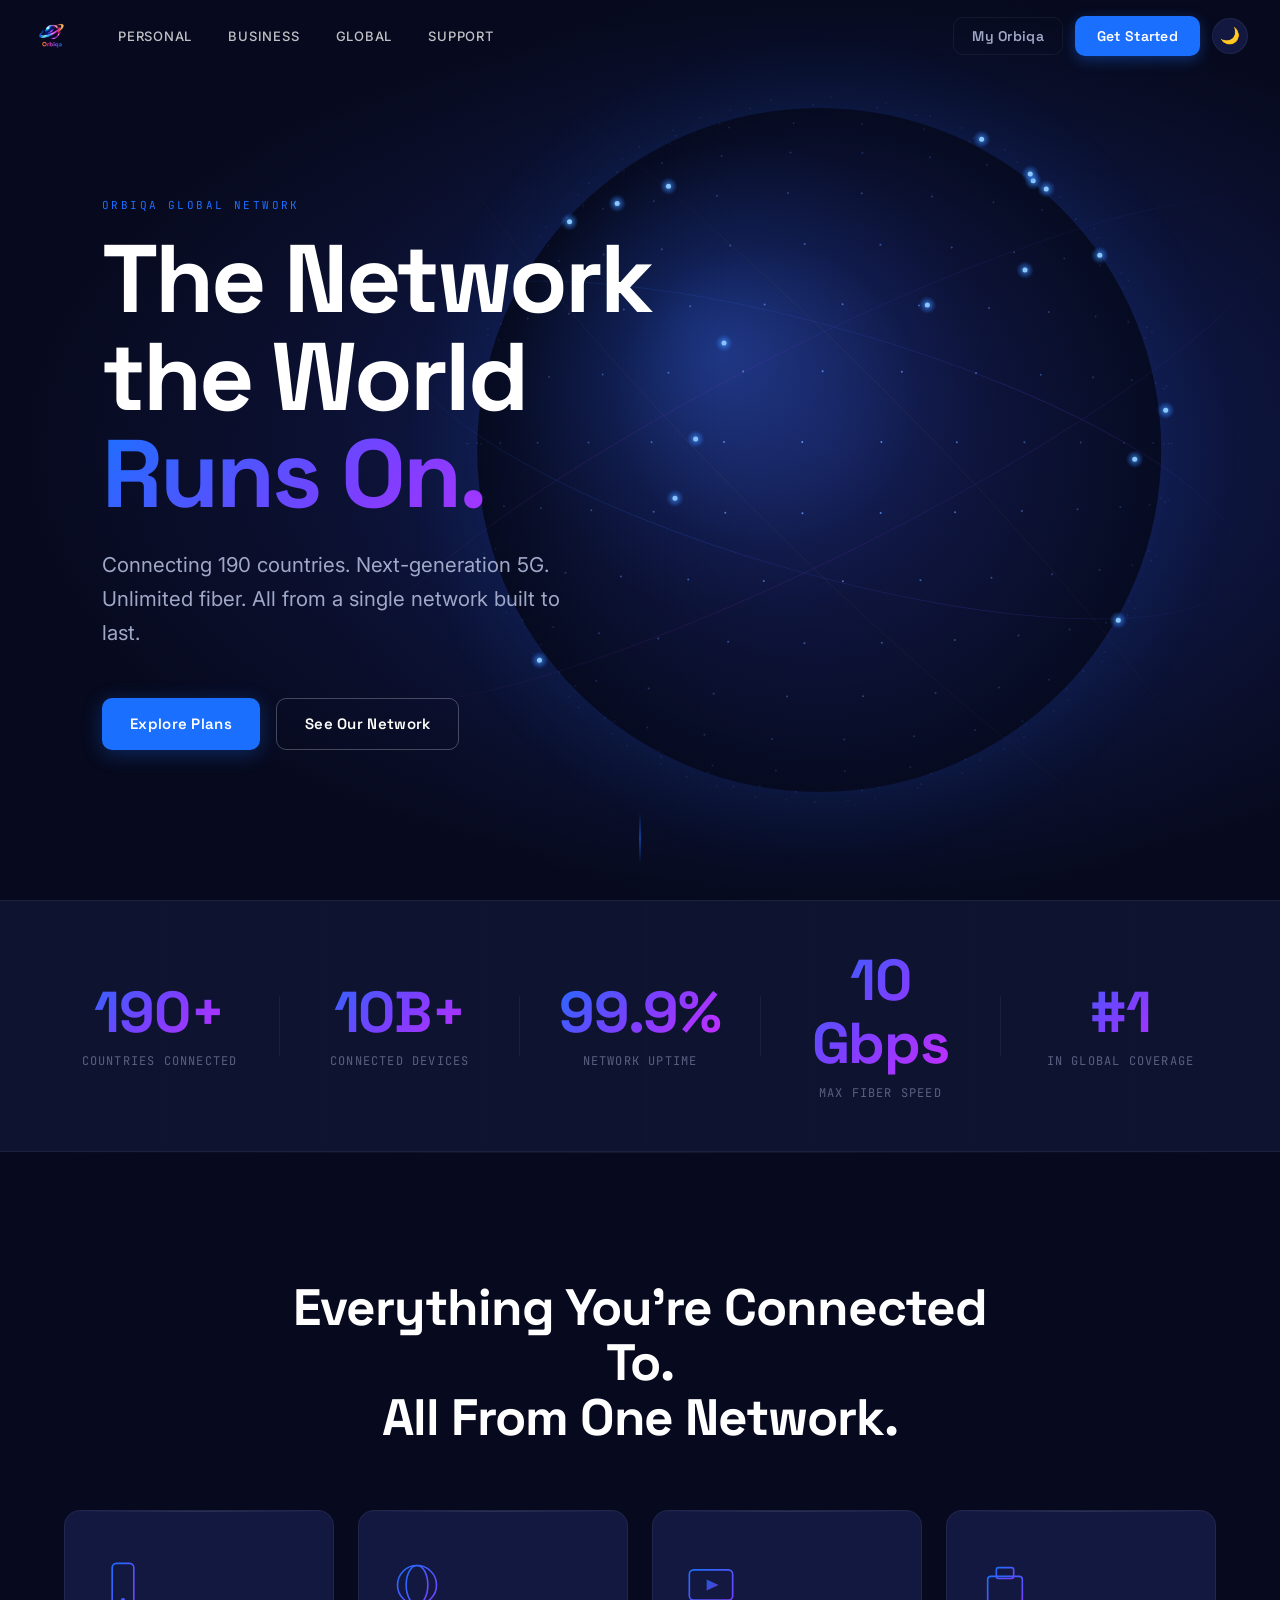
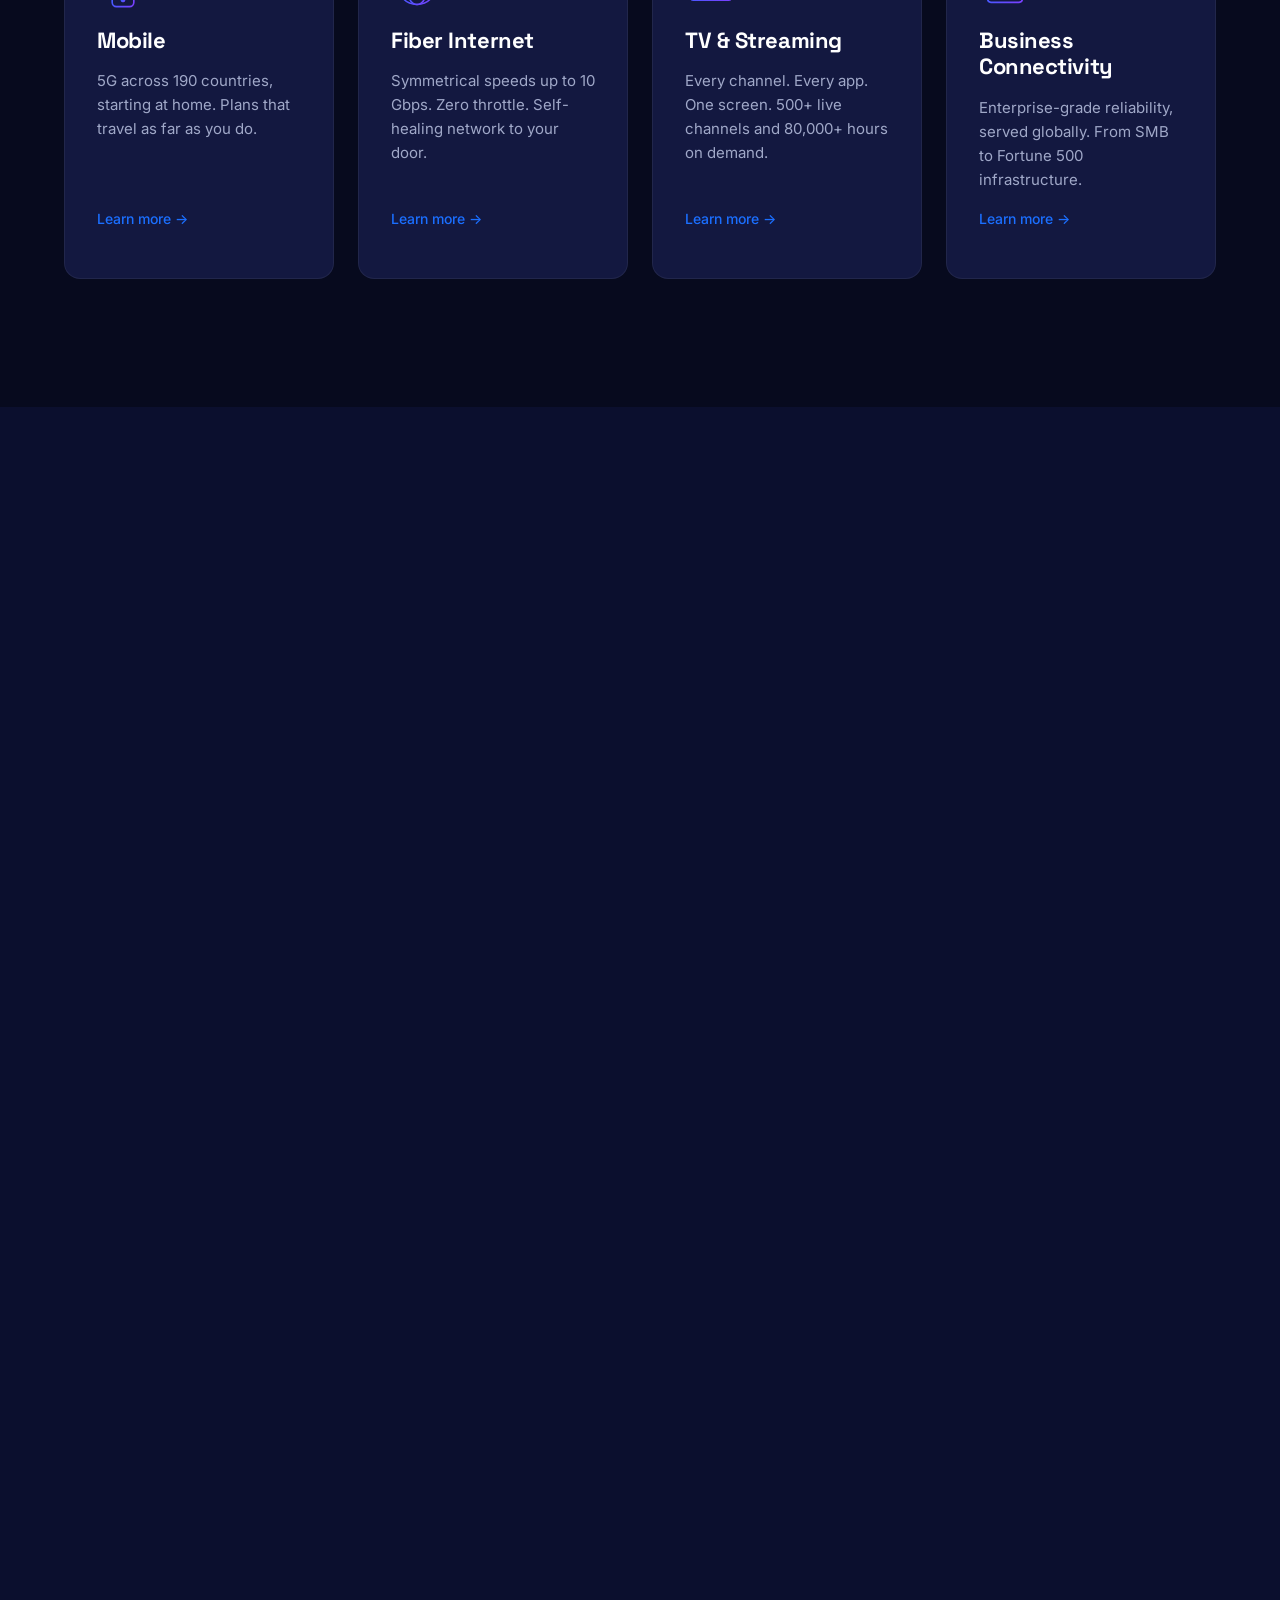
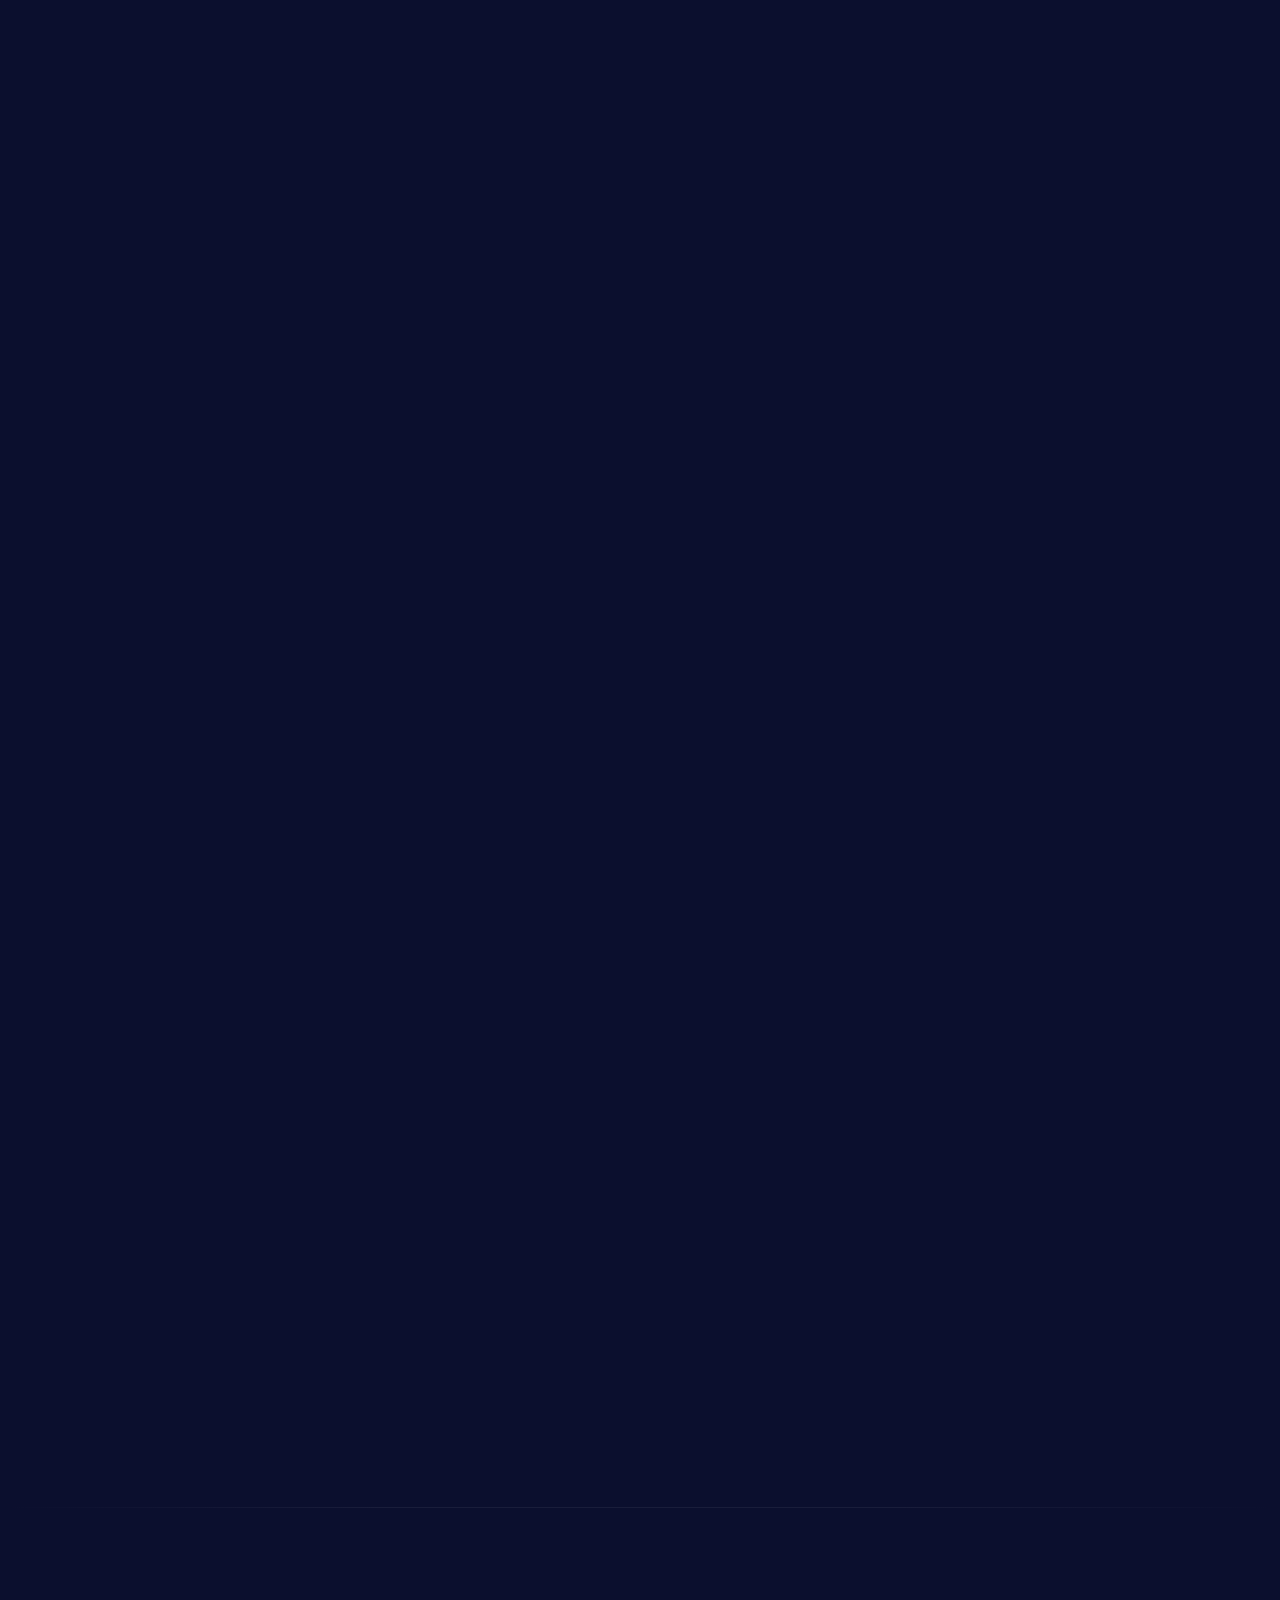
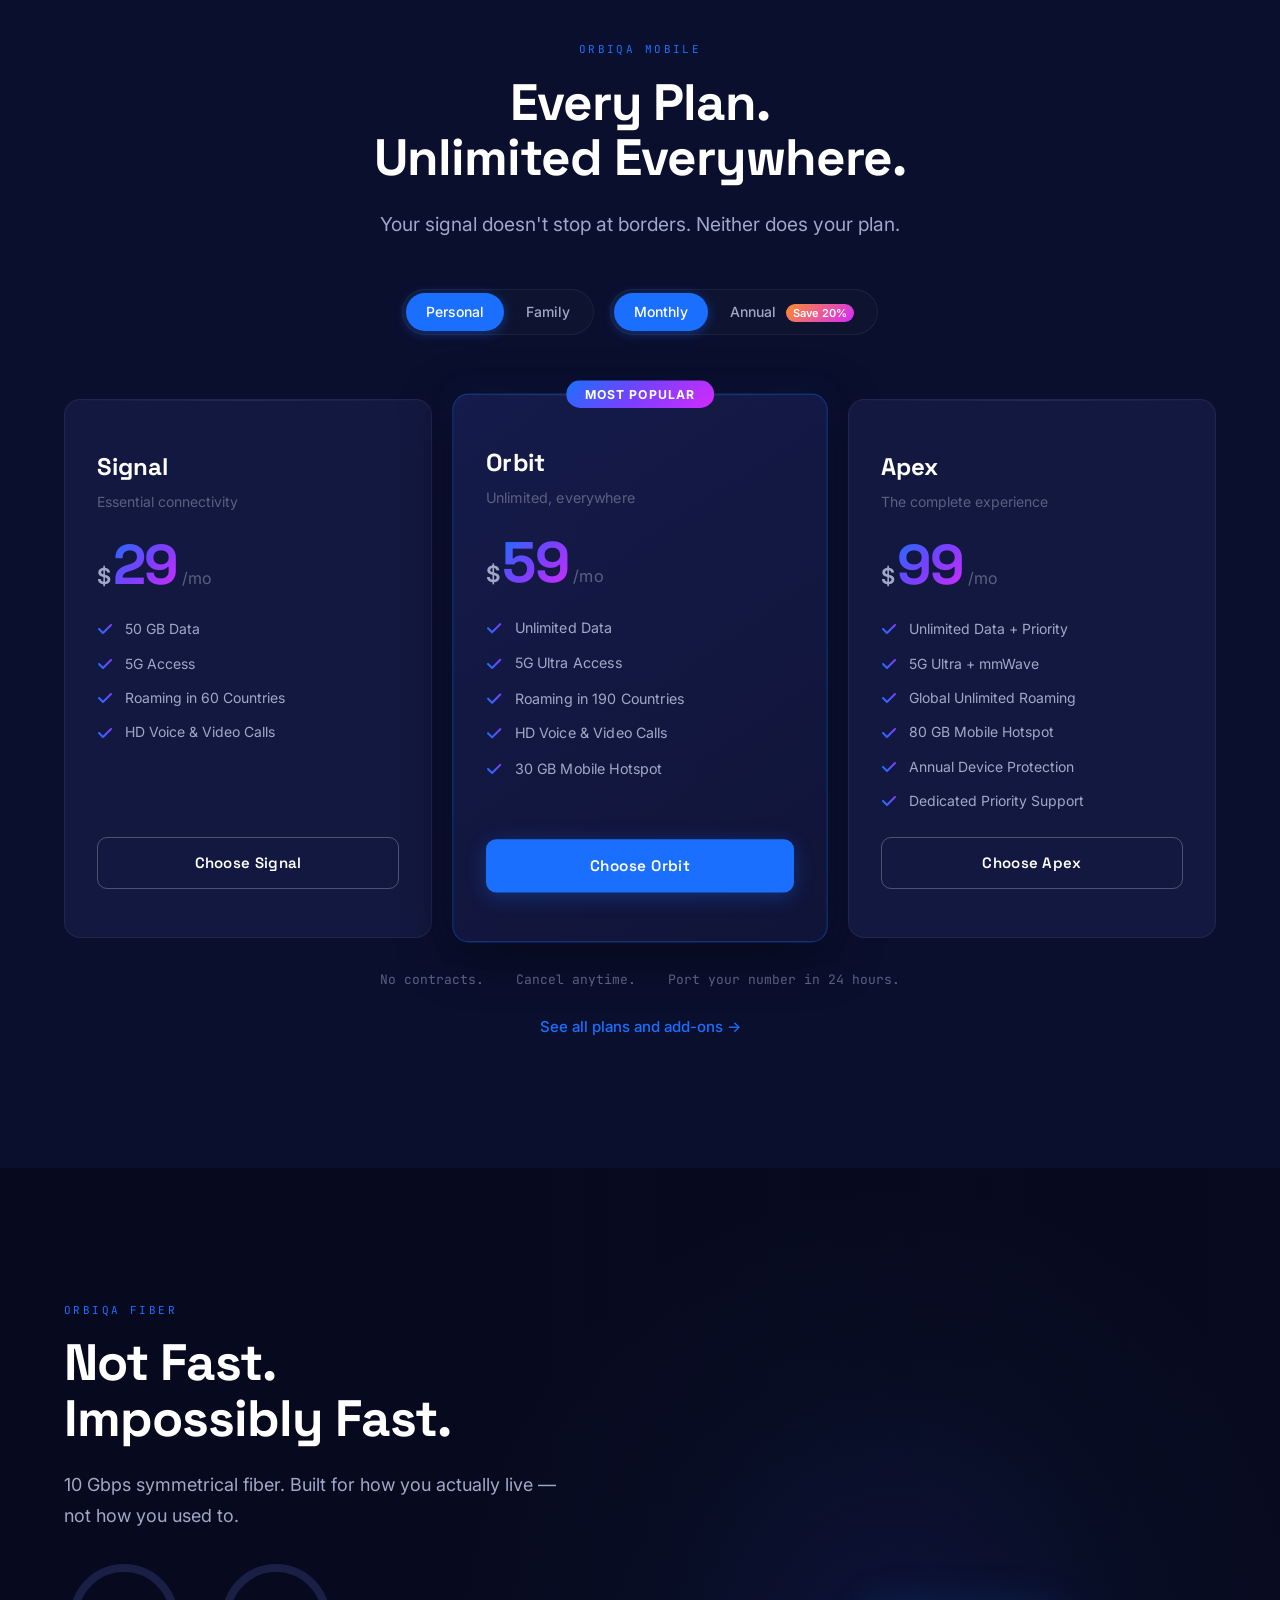
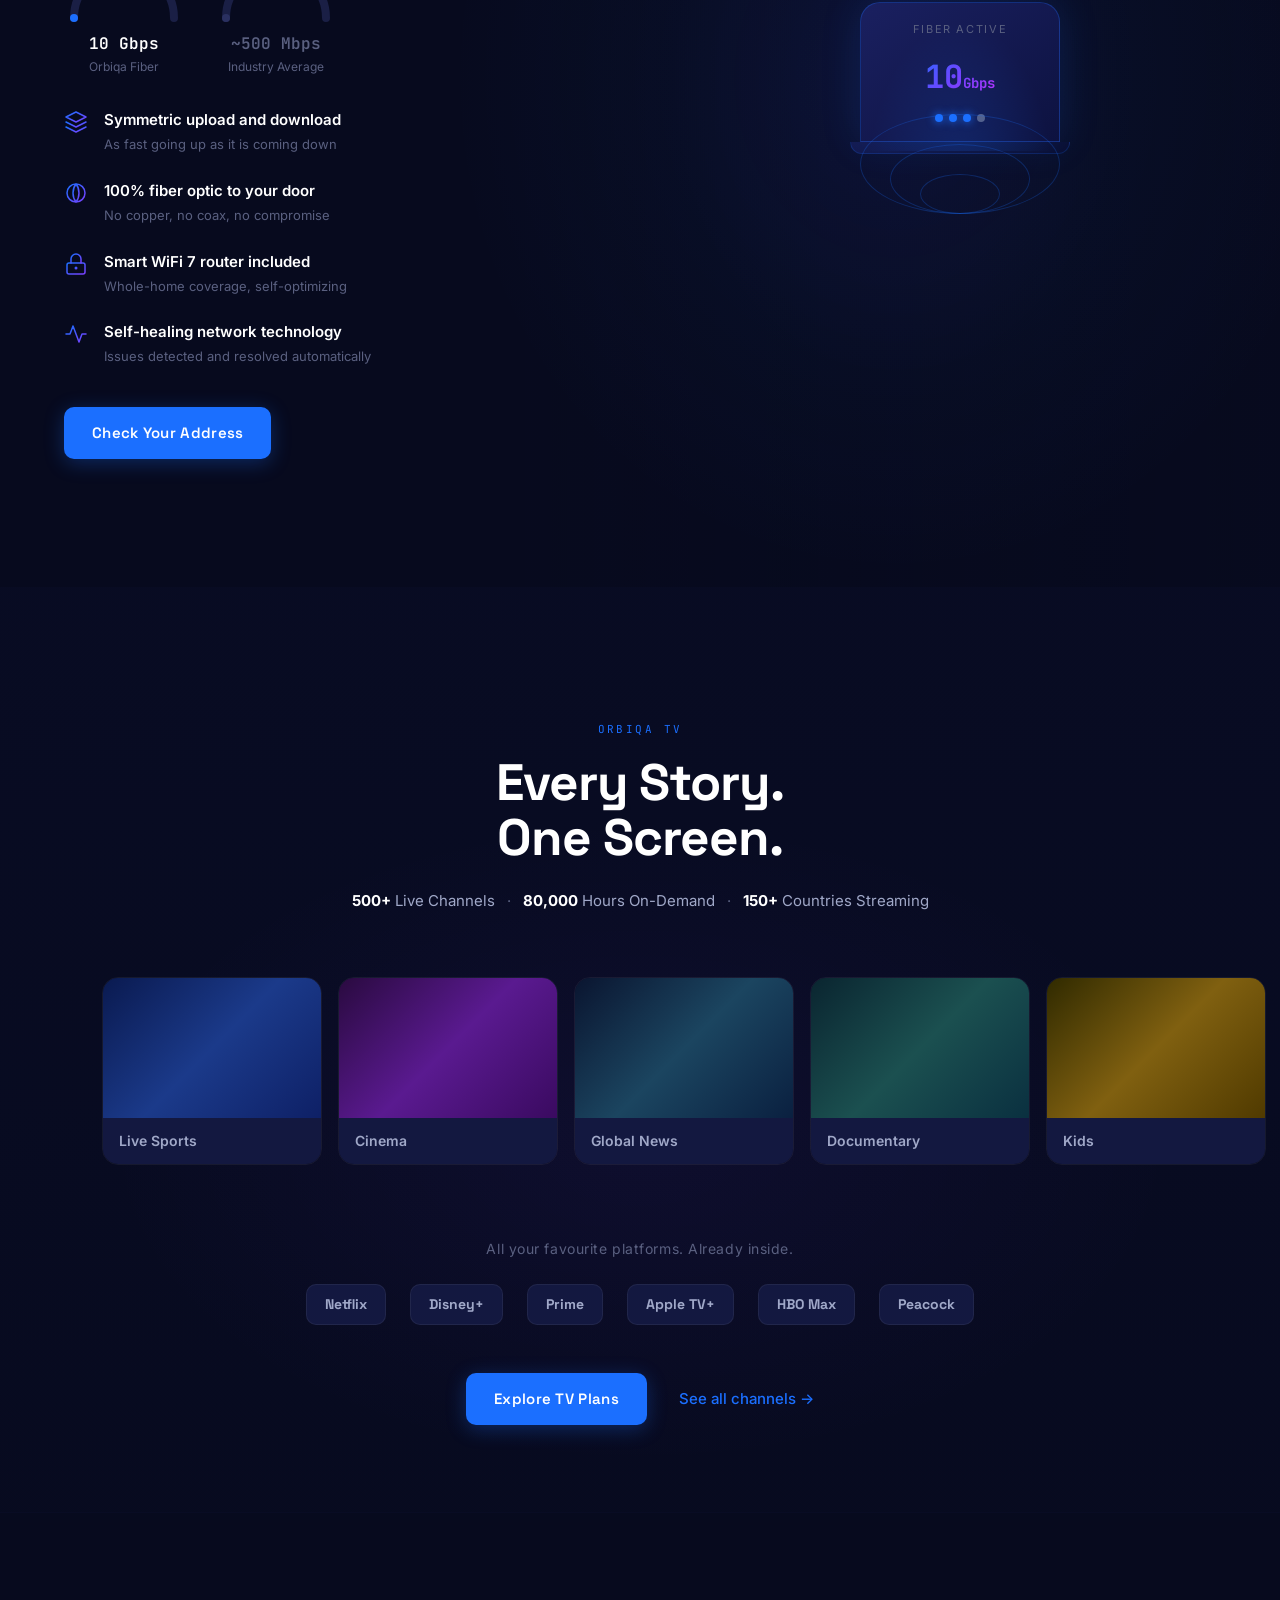
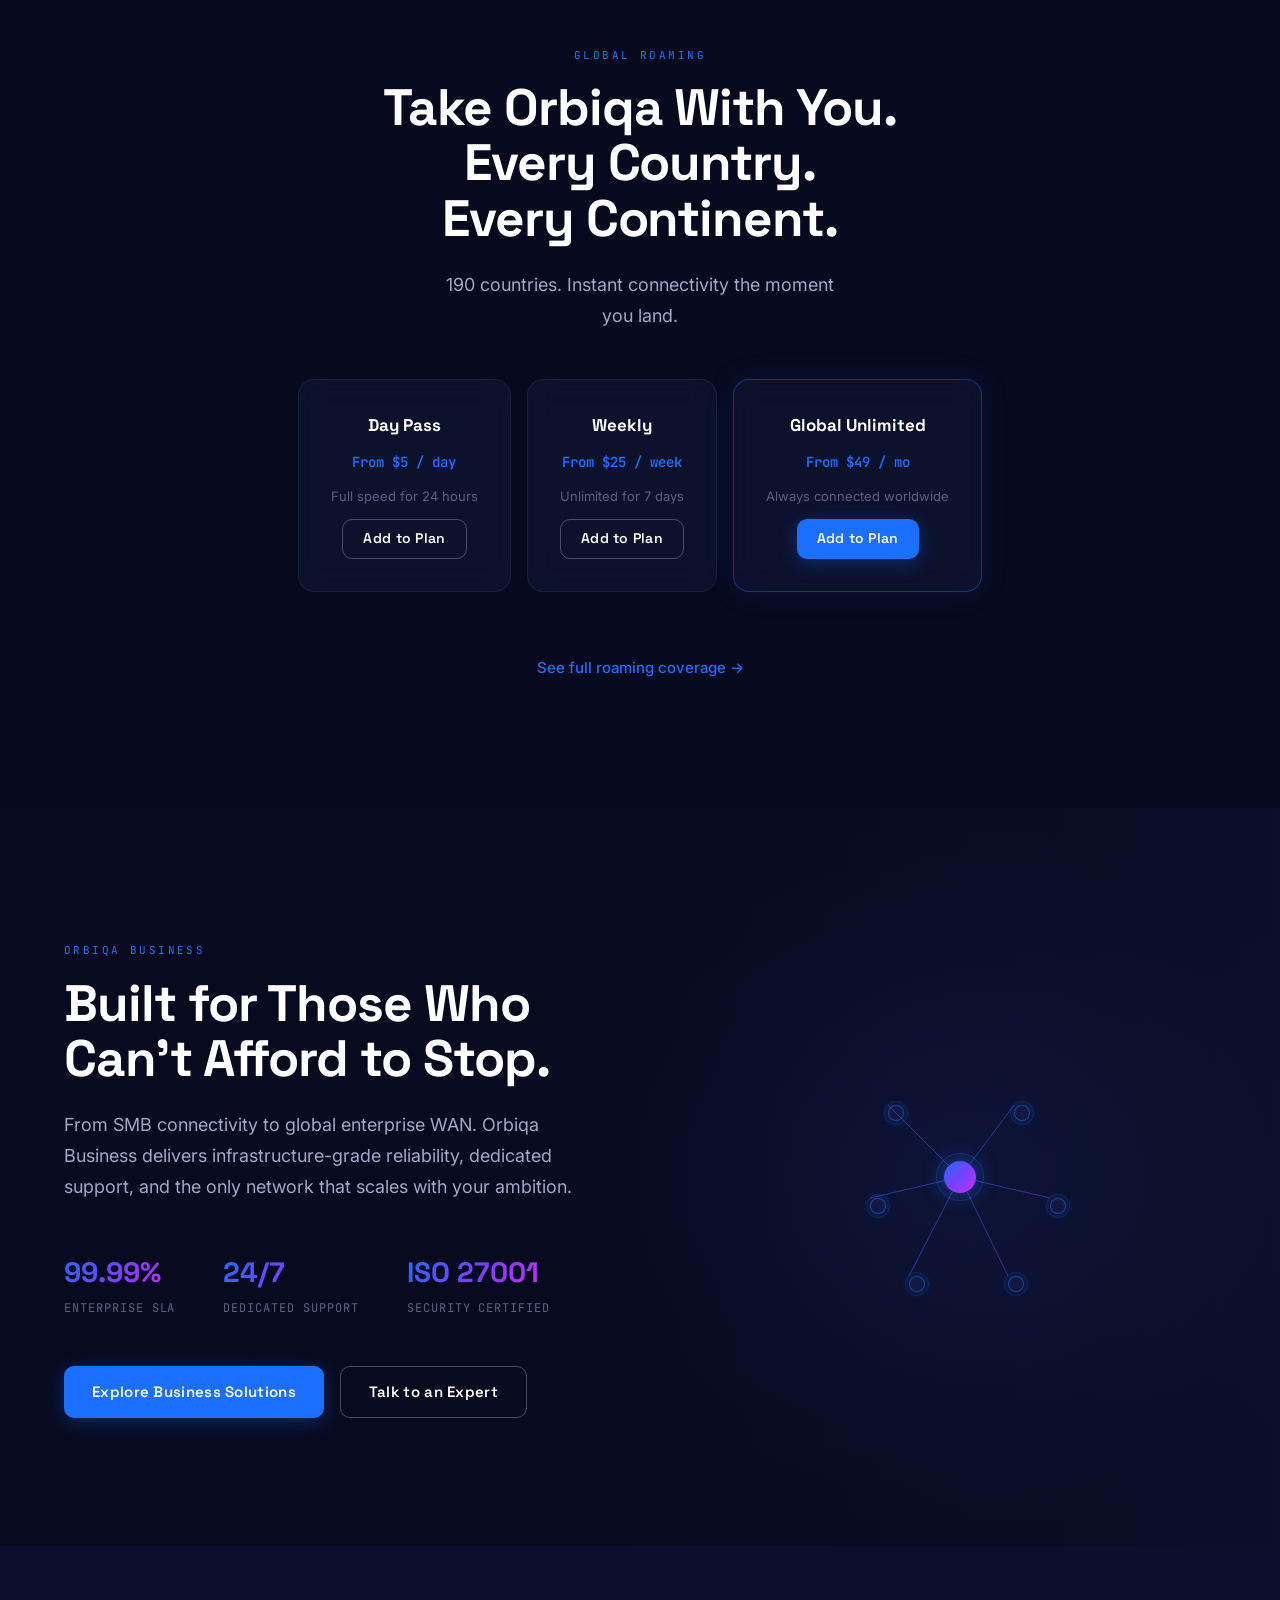
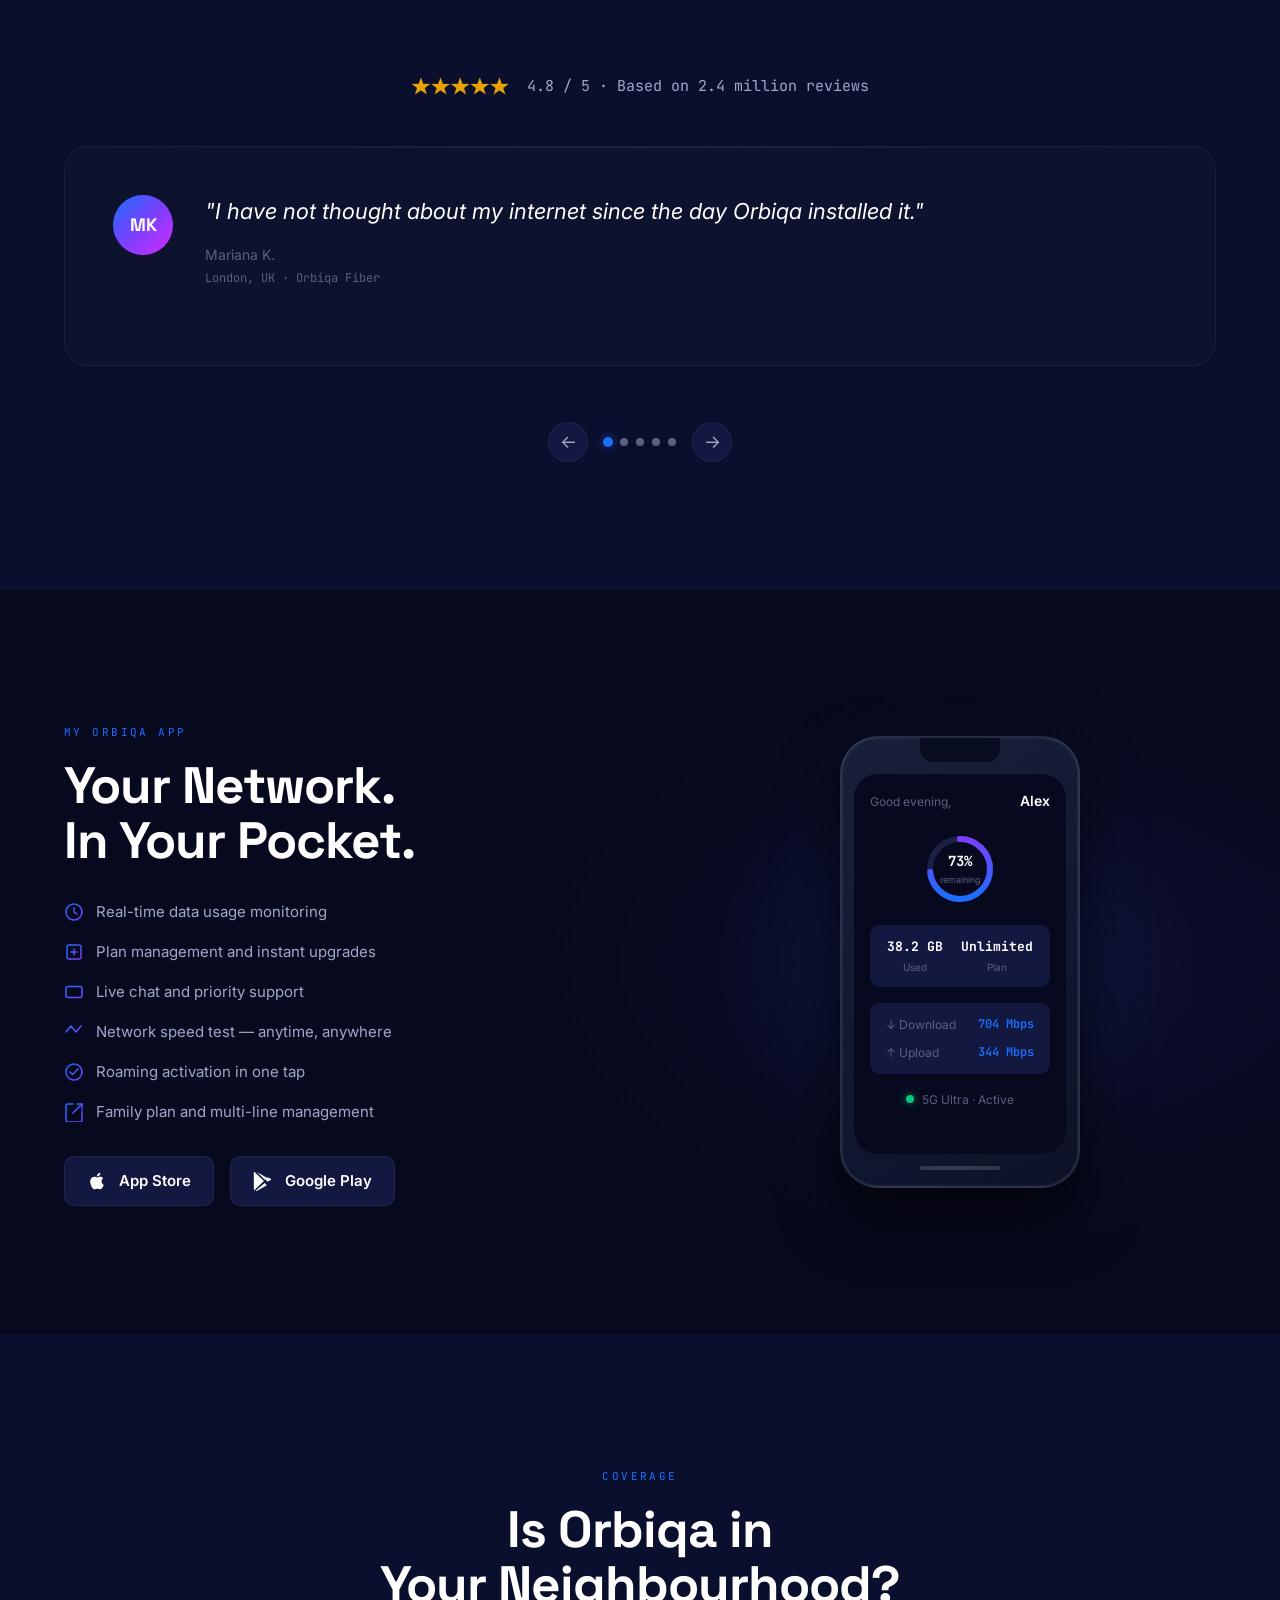
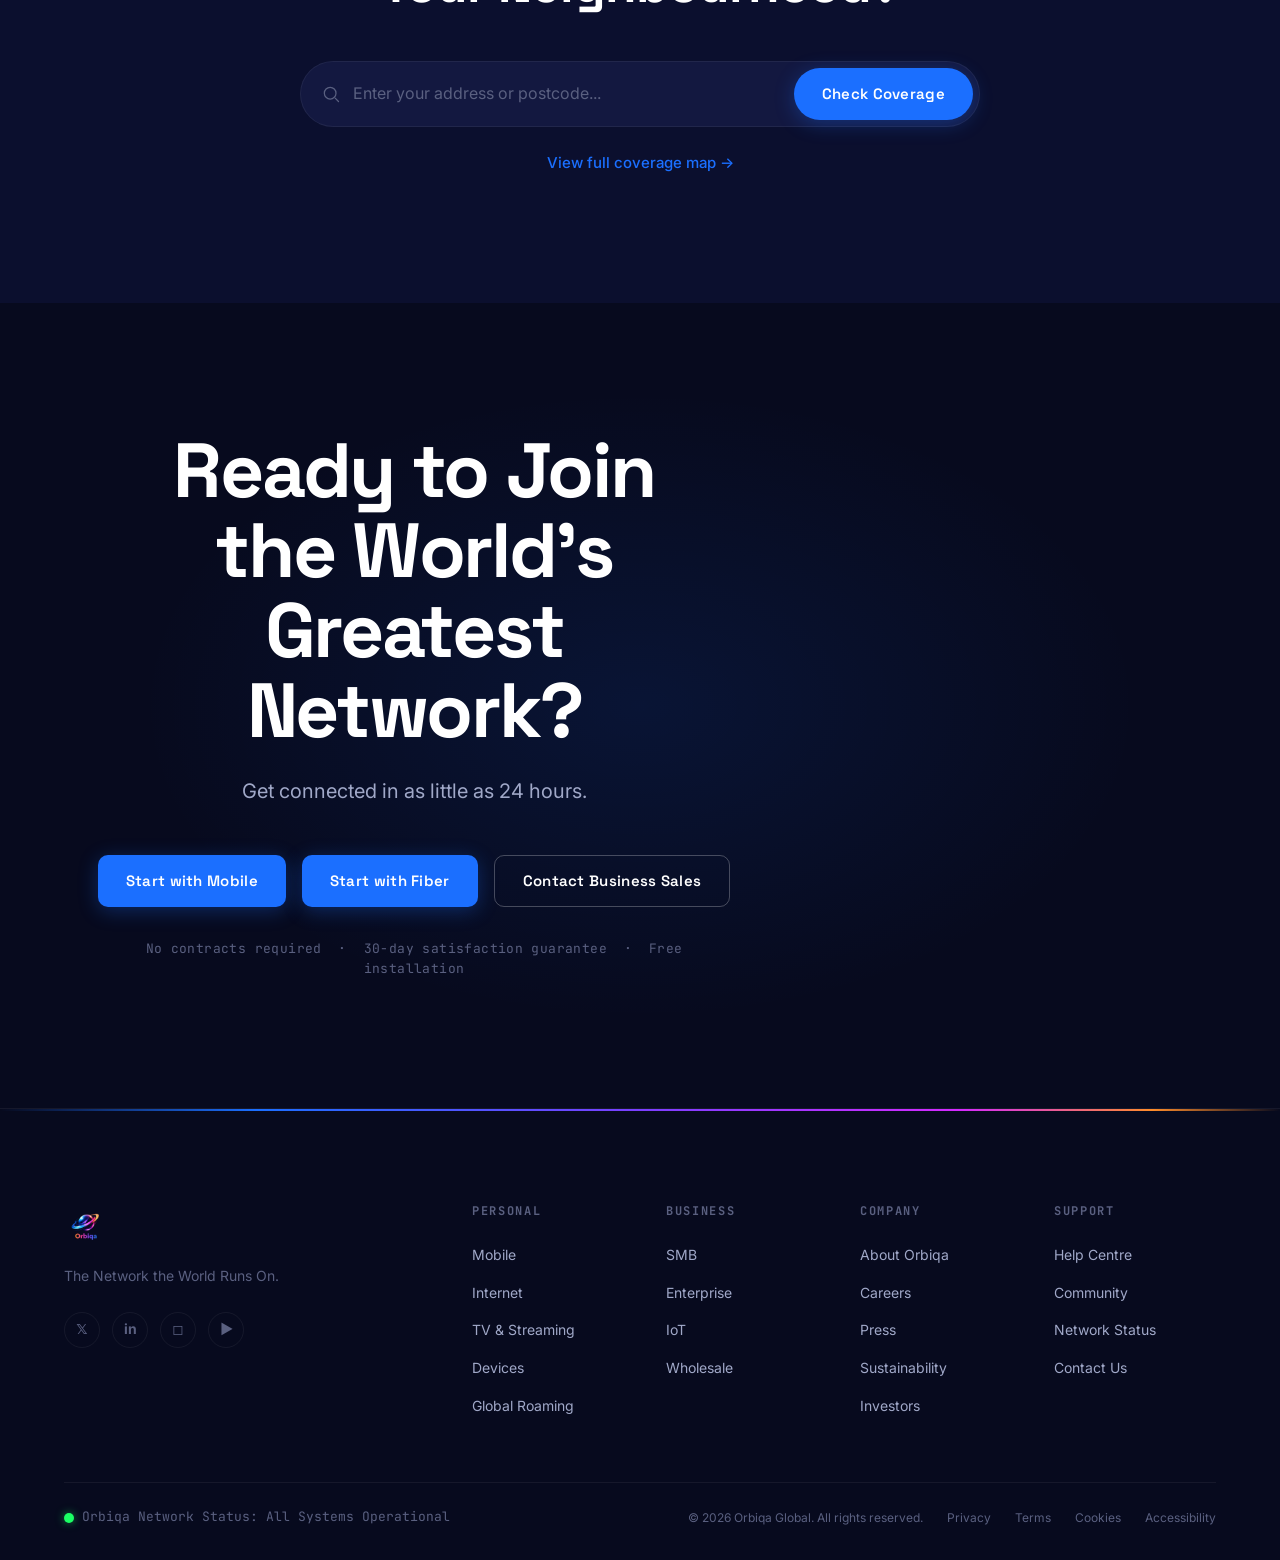
<file: index.html>
<!DOCTYPE html>
<html lang="en">
<head>
  <meta charset="UTF-8">
  <meta name="viewport" content="width=device-width, initial-scale=1.0">
  <title>Orbiqa — The Network the World Runs On</title>
  <meta name="description" content="Orbiqa is the world's largest telecom network. 5G mobile, ultrafast fiber, global TV streaming, and roaming in 190+ countries — all from one plan.">
  <link rel="icon" type="image/png" href="pictures/logo.png">

  <!-- Fonts -->
  <link rel="preconnect" href="https://fonts.googleapis.com">
  <link rel="preconnect" href="https://fonts.gstatic.com" crossorigin>
  <link href="https://fonts.googleapis.com/css2?family=Space+Grotesk:wght@300;400;500;600;700;800&family=Inter:wght@300;400;500;600&family=JetBrains+Mono:wght@400;500;600&display=swap" rel="stylesheet">

  <link rel="stylesheet" href="css/style.css">
</head>
<body>

<!-- ─── SHARED SVG DEFS (gradients referenced by all inline SVGs) ─── -->
<svg style="position:absolute;width:0;height:0;overflow:hidden" aria-hidden="true">
  <defs>
    <linearGradient id="brandGrad" x1="0%" y1="0%" x2="100%" y2="100%">
      <stop offset="0%"   stop-color="#1B6FFF"/>
      <stop offset="100%" stop-color="#7B3FFF"/>
    </linearGradient>
    <linearGradient id="brandGradH" x1="0%" y1="0%" x2="100%" y2="0%">
      <stop offset="0%"   stop-color="#1B6FFF"/>
      <stop offset="100%" stop-color="#7B3FFF"/>
    </linearGradient>
    <linearGradient id="warmGrad" x1="0%" y1="0%" x2="100%" y2="0%">
      <stop offset="0%"   stop-color="#FF8C2A"/>
      <stop offset="60%"  stop-color="#D42AFF"/>
      <stop offset="100%" stop-color="#7B3FFF"/>
    </linearGradient>
    <linearGradient id="arcGradient" x1="0%" y1="0%" x2="100%" y2="0%">
      <stop offset="0%"   stop-color="#1B6FFF"/>
      <stop offset="100%" stop-color="#7B3FFF"/>
    </linearGradient>
  </defs>
</svg>

<!-- ═══════════════════════════════════════════════════════════
     NAVIGATION
════════════════════════════════════════════════════════════ -->
<nav class="nav" id="mainNav" role="navigation" aria-label="Main navigation">
  <div class="nav-container">

    <a href="index.html" class="nav-logo" aria-label="Orbiqa Home">
      <img src="pictures/logo.png" alt="Orbiqa" class="nav-logo-img">
    </a>

    <div class="nav-links" role="menubar">
      <div class="nav-item has-dropdown" role="none">
        <a href="#" class="nav-link" role="menuitem" aria-haspopup="true">Personal</a>
        <div class="nav-dropdown" role="menu">
          <a href="mobile.html"   role="menuitem">Mobile</a>
          <a href="internet.html" role="menuitem">Internet</a>
          <a href="tv.html"       role="menuitem">TV &amp; Streaming</a>
          <a href="sport.html"    role="menuitem">Orbiqa Sport</a>
          <a href="devices.html"  role="menuitem">Devices</a>
          <a href="bundles.html"  role="menuitem">Bundles</a>
          <a href="roaming.html"  role="menuitem">Global Roaming</a>
        </div>
      </div>

      <div class="nav-item has-dropdown" role="none">
        <a href="#" class="nav-link" role="menuitem" aria-haspopup="true">Business</a>
        <div class="nav-dropdown" role="menu">
          <a href="business.html#smb"        role="menuitem">SMB</a>
          <a href="business.html#enterprise" role="menuitem">Enterprise</a>
          <a href="business.html#wholesale"  role="menuitem">Wholesale</a>
          <a href="business.html#iot"        role="menuitem">IoT</a>
        </div>
      </div>

      <div class="nav-item has-dropdown" role="none">
        <a href="#" class="nav-link" role="menuitem" aria-haspopup="true">Global</a>
        <div class="nav-dropdown" role="menu">
          <a href="coverage.html" role="menuitem">Coverage Map</a>
          <a href="roaming.html"  role="menuitem">Roaming</a>
          <a href="about.html"    role="menuitem">Orbiqa Worldwide</a>
        </div>
      </div>

      <div class="nav-item" role="none">
        <a href="support.html" class="nav-link" role="menuitem">Support</a>
      </div>
    </div>

    <div class="nav-actions">
      <a href="#" class="btn btn-ghost-sm" aria-label="My Orbiqa account">My Orbiqa</a>
      <a href="#plans" class="btn btn-primary-sm">Get Started</a>
      <button class="theme-toggle" id="themeToggle" aria-label="Toggle light/dark mode"><svg viewBox="0 0 24 24" fill="none" stroke="currentColor" stroke-width="2" stroke-linecap="round" width="18" height="18"><path d="M21 12.79A9 9 0 1111.21 3 7 7 0 0021 12.79z"/></svg></button>
      <button class="nav-hamburger" id="navHamburger" aria-label="Open menu" aria-expanded="false">
        <span></span><span></span><span></span>
      </button>
    </div>

  </div>
</nav>

<!-- Mobile Nav Overlay -->
<div class="nav-overlay" id="navOverlay" role="dialog" aria-modal="true" aria-label="Navigation menu">
  <div class="nav-overlay-content">
    <button class="nav-close" id="navClose" aria-label="Close menu">&times;</button>
    <div class="nav-overlay-arc" aria-hidden="true"></div>
    <nav class="nav-overlay-links" aria-label="Mobile navigation">
      <a href="mobile.html">Mobile</a>
      <a href="internet.html">Internet</a>
      <a href="tv.html">TV &amp; Streaming</a>
      <a href="sport.html">Orbiqa Sport</a>
      <a href="devices.html">Devices</a>
      <a href="bundles.html">Bundles</a>
      <a href="roaming.html">Global Roaming</a>
      <a href="business.html">Business</a>
      <a href="coverage.html">Coverage</a>
      <a href="about.html">About Orbiqa</a>
      <a href="support.html">Support</a>
    </nav>
    <div class="nav-overlay-actions">
      <a href="#" class="btn btn-ghost">My Orbiqa</a>
      <a href="#plans" class="btn btn-primary">Get Started</a>
    </div>
  </div>
</div>

<!-- ═══════════════════════════════════════════════════════════
     SECTION 1 — HERO
════════════════════════════════════════════════════════════ -->
<section class="hero" id="hero" aria-label="Hero">
  <canvas id="globeCanvas" class="globe-canvas" aria-hidden="true"></canvas>
  <div class="hero-bg-glow" aria-hidden="true"></div>

  <div class="hero-content">
    <span class="eyebrow" aria-hidden="true">ORBIQA GLOBAL NETWORK</span>

    <h1 class="hero-headline">
      <span class="line" data-delay="0">The Network</span>
      <span class="line" data-delay="120">the World</span>
      <span class="line gradient-text" data-delay="240">Runs On.</span>
    </h1>

    <p class="hero-subheadline">
      Connecting 190 countries. Next-generation 5G.<br>
      Unlimited fiber. All from a single network built to last.
    </p>

    <div class="hero-cta">
      <a href="#plans" class="btn btn-primary btn-signal">Explore Plans</a>
      <a href="#network-story" class="btn btn-ghost">See Our Network</a>
    </div>
  </div>

  <div class="scroll-indicator" aria-hidden="true">
    <div class="scroll-line"></div>
  </div>
</section>

<!-- ═══════════════════════════════════════════════════════════
     SECTION 2 — STATS BAR
════════════════════════════════════════════════════════════ -->
<section class="stats-bar" id="statsBar" aria-label="Network statistics">
  <div class="container">
    <div class="stats-grid">

      <div class="stat-item">
        <div class="stat-number" data-target="190" data-suffix="+">0</div>
        <div class="stat-label">Countries Connected</div>
      </div>

      <div class="stat-divider" aria-hidden="true"></div>

      <div class="stat-item">
        <div class="stat-number" data-target="10" data-suffix="B+">0</div>
        <div class="stat-label">Connected Devices</div>
      </div>

      <div class="stat-divider" aria-hidden="true"></div>

      <div class="stat-item">
        <div class="stat-number" data-target="99.9" data-suffix="%" data-decimal="1">0</div>
        <div class="stat-label">Network Uptime</div>
      </div>

      <div class="stat-divider" aria-hidden="true"></div>

      <div class="stat-item">
        <div class="stat-number" data-target="10" data-suffix=" Gbps">0</div>
        <div class="stat-label">Max Fiber Speed</div>
      </div>

      <div class="stat-divider" aria-hidden="true"></div>

      <div class="stat-item">
        <div class="stat-number" data-target="1" data-prefix="#" data-static="true">#1</div>
        <div class="stat-label">In Global Coverage</div>
      </div>

    </div>
  </div>
</section>

<!-- ═══════════════════════════════════════════════════════════
     SECTION 3 — FOUR PILLARS
════════════════════════════════════════════════════════════ -->
<section class="pillars" id="pillars" aria-label="Our services">
  <div class="container">

    <div class="section-header reveal">
      <h2 class="section-title">Everything You're Connected To.<br>All From One Network.</h2>
    </div>

    <div class="pillars-grid">

      <!-- Mobile -->
      <a href="mobile.html" class="pillar-card reveal" data-delay="0" aria-label="Orbiqa Mobile">
        <div class="pillar-icon" aria-hidden="true">
          <svg viewBox="0 0 48 48" fill="none" xmlns="http://www.w3.org/2000/svg">
            <rect x="14" y="4" width="20" height="40" rx="4" stroke="url(#brandGrad)" stroke-width="1.5" stroke-linecap="round"/>
            <circle cx="24" cy="38" r="2" fill="url(#brandGrad)"/>
            <line x1="14" y1="12" x2="34" y2="12" stroke="url(#brandGrad)" stroke-width="1.5" opacity="0.4"/>
          </svg>
        </div>
        <h3 class="pillar-name">Mobile</h3>
        <p class="pillar-desc">5G across 190 countries, starting at home. Plans that travel as far as you do.</p>
        <span class="pillar-link">Learn more →</span>
      </a>

      <!-- Fiber -->
      <a href="internet.html" class="pillar-card reveal" data-delay="80" aria-label="Orbiqa Fiber Internet">
        <div class="pillar-icon" aria-hidden="true">
          <svg viewBox="0 0 48 48" fill="none" xmlns="http://www.w3.org/2000/svg">
            <circle cx="24" cy="24" r="18" stroke="url(#brandGrad)" stroke-width="1.5"/>
            <ellipse cx="24" cy="24" rx="10" ry="18" stroke="url(#brandGrad)" stroke-width="1.5"/>
            <line x1="6" y1="24" x2="42" y2="24" stroke="url(#brandGrad)" stroke-width="1.5"/>
            <line x1="10" y1="16" x2="38" y2="16" stroke="url(#brandGrad)" stroke-width="1" opacity="0.4"/>
            <line x1="10" y1="32" x2="38" y2="32" stroke="url(#brandGrad)" stroke-width="1" opacity="0.4"/>
          </svg>
        </div>
        <h3 class="pillar-name">Fiber Internet</h3>
        <p class="pillar-desc">Symmetrical speeds up to 10 Gbps. Zero throttle. Self-healing network to your door.</p>
        <span class="pillar-link">Learn more →</span>
      </a>

      <!-- TV -->
      <a href="tv.html" class="pillar-card reveal" data-delay="160" aria-label="Orbiqa TV and Streaming">
        <div class="pillar-icon" aria-hidden="true">
          <svg viewBox="0 0 48 48" fill="none" xmlns="http://www.w3.org/2000/svg">
            <rect x="4" y="10" width="40" height="28" rx="4" stroke="url(#brandGrad)" stroke-width="1.5"/>
            <line x1="18" y1="38" x2="30" y2="38" stroke="url(#brandGrad)" stroke-width="1.5" stroke-linecap="round"/>
            <line x1="24" y1="38" x2="24" y2="44" stroke="url(#brandGrad)" stroke-width="1.5" stroke-linecap="round"/>
            <polygon points="20,19 20,29 31,24" fill="url(#brandGrad)" opacity="0.8"/>
          </svg>
        </div>
        <h3 class="pillar-name">TV &amp; Streaming</h3>
        <p class="pillar-desc">Every channel. Every app. One screen. 500+ live channels and 80,000+ hours on demand.</p>
        <span class="pillar-link">Learn more →</span>
      </a>

      <!-- Business -->
      <a href="business.html" class="pillar-card reveal" data-delay="240" aria-label="Orbiqa Business">
        <div class="pillar-icon" aria-hidden="true">
          <svg viewBox="0 0 48 48" fill="none" xmlns="http://www.w3.org/2000/svg">
            <rect x="8" y="16" width="32" height="24" rx="3" stroke="url(#brandGrad)" stroke-width="1.5"/>
            <rect x="16" y="8" width="16" height="10" rx="2" stroke="url(#brandGrad)" stroke-width="1.5"/>
            <line x1="8" y1="26" x2="40" y2="26" stroke="url(#brandGrad)" stroke-width="1.5"/>
            <line x1="24" y1="26" x2="24" y2="40" stroke="url(#brandGrad)" stroke-width="1" opacity="0.4"/>
          </svg>
        </div>
        <h3 class="pillar-name">Business Connectivity</h3>
        <p class="pillar-desc">Enterprise-grade reliability, served globally. From SMB to Fortune 500 infrastructure.</p>
        <span class="pillar-link">Learn more →</span>
      </a>

    </div>
  </div>
</section>

<!-- ═══════════════════════════════════════════════════════════
     SECTION 4 — NETWORK STORY (SCROLL NARRATIVE)
════════════════════════════════════════════════════════════ -->
<section class="network-story" id="network-story" aria-label="Global network story">

  <canvas id="networkGlobe" class="network-globe-canvas" aria-hidden="true"></canvas>

  <div class="network-chapters">

    <div class="network-chapter" id="chapter1">
      <div class="chapter-content">
        <span class="eyebrow">THE NETWORK</span>
        <h2>A network that<br>never sleeps.</h2>
        <p>Every second of every day, Orbiqa carries the world's conversations, transactions, and moments across 190 countries.</p>
      </div>
    </div>

    <div class="network-chapter" id="chapter2">
      <div class="chapter-content">
        <span class="eyebrow">INFRASTRUCTURE</span>
        <h2>4.2 million kilometres<br>of network infrastructure.</h2>
        <p>Undersea cables, next-generation towers, and fiber-threaded cities — built to handle whatever comes next.</p>
      </div>
    </div>

    <div class="network-chapter" id="chapter3">
      <div class="chapter-content">
        <span class="eyebrow">ONE NETWORK</span>
        <h2>One network.<br>One Orbiqa.</h2>
        <p>All of this, available to you with a single plan from the world's most connected network.</p>
        <a href="coverage.html" class="btn btn-primary btn-signal" style="margin-top:2rem">Explore Coverage</a>
      </div>
    </div>

  </div>
</section>

<!-- ═══════════════════════════════════════════════════════════
     SECTION 5 — MOBILE PLANS
════════════════════════════════════════════════════════════ -->
<section class="plans-section" id="plans" aria-label="Mobile plans">
  <div class="container">

    <div class="plans-header reveal">
      <span class="eyebrow">ORBIQA MOBILE</span>
      <h2 class="section-title">Every Plan.<br>Unlimited Everywhere.</h2>
      <p class="section-subtitle">Your signal doesn't stop at borders. Neither does your plan.</p>

      <div class="plan-toggles" role="group" aria-label="Plan options">
        <div class="toggle-group" id="planTypeToggle" role="radiogroup" aria-label="Plan type">
          <button class="toggle-btn active" data-type="personal" role="radio" aria-checked="true">Personal</button>
          <button class="toggle-btn" data-type="family" role="radio" aria-checked="false">Family</button>
        </div>
        <div class="toggle-group" id="billingToggle" role="radiogroup" aria-label="Billing period">
          <button class="toggle-btn active" data-billing="monthly" role="radio" aria-checked="true">Monthly</button>
          <button class="toggle-btn" data-billing="annual" role="radio" aria-checked="false">
            Annual <span class="save-badge">Save 20%</span>
          </button>
        </div>
      </div>
    </div>

    <div class="plans-grid" id="plansGrid">

      <!-- Signal Plan -->
      <div class="plan-card reveal" data-delay="0">
        <div class="plan-header">
          <span class="plan-name">Signal</span>
          <p class="plan-tagline">Essential connectivity</p>
        </div>
        <div class="plan-price">
          <span class="price-currency">$</span>
          <span class="price-amount"
            data-personal-monthly="29"
            data-personal-annual="22"
            data-family-monthly="55"
            data-family-annual="44">29</span>
          <span class="price-period">/mo</span>
        </div>
        <ul class="plan-features" aria-label="Signal plan features">
          <li>
            <svg class="check-icon" viewBox="0 0 16 16" fill="none" aria-hidden="true">
              <polyline points="2,8 6,12 14,4" stroke="url(#brandGradH)" stroke-width="2" stroke-linecap="round" stroke-linejoin="round"/>
            </svg>
            50 GB Data
          </li>
          <li>
            <svg class="check-icon" viewBox="0 0 16 16" fill="none" aria-hidden="true">
              <polyline points="2,8 6,12 14,4" stroke="url(#brandGradH)" stroke-width="2" stroke-linecap="round" stroke-linejoin="round"/>
            </svg>
            5G Access
          </li>
          <li>
            <svg class="check-icon" viewBox="0 0 16 16" fill="none" aria-hidden="true">
              <polyline points="2,8 6,12 14,4" stroke="url(#brandGradH)" stroke-width="2" stroke-linecap="round" stroke-linejoin="round"/>
            </svg>
            Roaming in 60 Countries
          </li>
          <li>
            <svg class="check-icon" viewBox="0 0 16 16" fill="none" aria-hidden="true">
              <polyline points="2,8 6,12 14,4" stroke="url(#brandGradH)" stroke-width="2" stroke-linecap="round" stroke-linejoin="round"/>
            </svg>
            HD Voice &amp; Video Calls
          </li>
        </ul>
        <a href="mobile.html" class="btn btn-ghost btn-full">Choose Signal</a>
      </div>

      <!-- Orbit Plan (Featured) -->
      <div class="plan-card featured reveal" data-delay="100">
        <div class="plan-badge">Most Popular</div>
        <div class="plan-header">
          <span class="plan-name">Orbit</span>
          <p class="plan-tagline">Unlimited, everywhere</p>
        </div>
        <div class="plan-price">
          <span class="price-currency">$</span>
          <span class="price-amount"
            data-personal-monthly="59"
            data-personal-annual="47"
            data-family-monthly="99"
            data-family-annual="79">59</span>
          <span class="price-period">/mo</span>
        </div>
        <ul class="plan-features" aria-label="Orbit plan features">
          <li>
            <svg class="check-icon" viewBox="0 0 16 16" fill="none" aria-hidden="true">
              <polyline points="2,8 6,12 14,4" stroke="url(#brandGradH)" stroke-width="2" stroke-linecap="round" stroke-linejoin="round"/>
            </svg>
            Unlimited Data
          </li>
          <li>
            <svg class="check-icon" viewBox="0 0 16 16" fill="none" aria-hidden="true">
              <polyline points="2,8 6,12 14,4" stroke="url(#brandGradH)" stroke-width="2" stroke-linecap="round" stroke-linejoin="round"/>
            </svg>
            5G Ultra Access
          </li>
          <li>
            <svg class="check-icon" viewBox="0 0 16 16" fill="none" aria-hidden="true">
              <polyline points="2,8 6,12 14,4" stroke="url(#brandGradH)" stroke-width="2" stroke-linecap="round" stroke-linejoin="round"/>
            </svg>
            Roaming in 190 Countries
          </li>
          <li>
            <svg class="check-icon" viewBox="0 0 16 16" fill="none" aria-hidden="true">
              <polyline points="2,8 6,12 14,4" stroke="url(#brandGradH)" stroke-width="2" stroke-linecap="round" stroke-linejoin="round"/>
            </svg>
            HD Voice &amp; Video Calls
          </li>
          <li>
            <svg class="check-icon" viewBox="0 0 16 16" fill="none" aria-hidden="true">
              <polyline points="2,8 6,12 14,4" stroke="url(#brandGradH)" stroke-width="2" stroke-linecap="round" stroke-linejoin="round"/>
            </svg>
            30 GB Mobile Hotspot
          </li>
        </ul>
        <a href="mobile.html" class="btn btn-primary btn-full btn-signal">Choose Orbit</a>
      </div>

      <!-- Apex Plan -->
      <div class="plan-card reveal" data-delay="200">
        <div class="plan-header">
          <span class="plan-name">Apex</span>
          <p class="plan-tagline">The complete experience</p>
        </div>
        <div class="plan-price">
          <span class="price-currency">$</span>
          <span class="price-amount"
            data-personal-monthly="99"
            data-personal-annual="79"
            data-family-monthly="169"
            data-family-annual="135">99</span>
          <span class="price-period">/mo</span>
        </div>
        <ul class="plan-features" aria-label="Apex plan features">
          <li>
            <svg class="check-icon" viewBox="0 0 16 16" fill="none" aria-hidden="true">
              <polyline points="2,8 6,12 14,4" stroke="url(#brandGradH)" stroke-width="2" stroke-linecap="round" stroke-linejoin="round"/>
            </svg>
            Unlimited Data + Priority
          </li>
          <li>
            <svg class="check-icon" viewBox="0 0 16 16" fill="none" aria-hidden="true">
              <polyline points="2,8 6,12 14,4" stroke="url(#brandGradH)" stroke-width="2" stroke-linecap="round" stroke-linejoin="round"/>
            </svg>
            5G Ultra + mmWave
          </li>
          <li>
            <svg class="check-icon" viewBox="0 0 16 16" fill="none" aria-hidden="true">
              <polyline points="2,8 6,12 14,4" stroke="url(#brandGradH)" stroke-width="2" stroke-linecap="round" stroke-linejoin="round"/>
            </svg>
            Global Unlimited Roaming
          </li>
          <li>
            <svg class="check-icon" viewBox="0 0 16 16" fill="none" aria-hidden="true">
              <polyline points="2,8 6,12 14,4" stroke="url(#brandGradH)" stroke-width="2" stroke-linecap="round" stroke-linejoin="round"/>
            </svg>
            80 GB Mobile Hotspot
          </li>
          <li>
            <svg class="check-icon" viewBox="0 0 16 16" fill="none" aria-hidden="true">
              <polyline points="2,8 6,12 14,4" stroke="url(#brandGradH)" stroke-width="2" stroke-linecap="round" stroke-linejoin="round"/>
            </svg>
            Annual Device Protection
          </li>
          <li>
            <svg class="check-icon" viewBox="0 0 16 16" fill="none" aria-hidden="true">
              <polyline points="2,8 6,12 14,4" stroke="url(#brandGradH)" stroke-width="2" stroke-linecap="round" stroke-linejoin="round"/>
            </svg>
            Dedicated Priority Support
          </li>
        </ul>
        <a href="mobile.html" class="btn btn-ghost btn-full">Choose Apex</a>
      </div>

    </div><!-- /plans-grid -->

    <div class="plans-trust reveal" aria-label="Plan guarantees">
      <span>No contracts.</span>
      <span>Cancel anytime.</span>
      <span>Port your number in 24 hours.</span>
    </div>

    <div class="plans-cta reveal">
      <a href="mobile.html" class="text-link">See all plans and add-ons →</a>
    </div>

  </div>
</section>

<!-- ═══════════════════════════════════════════════════════════
     SECTION 6 — FIBER INTERNET
════════════════════════════════════════════════════════════ -->
<section class="fiber-section fiber-section-img" id="fiber" aria-label="Fiber Internet">
  <div class="fiber-bg" aria-hidden="true"></div>
  <div class="container">
    <div class="fiber-layout">

      <!-- Content -->
      <div class="fiber-content reveal">
        <span class="eyebrow">ORBIQA FIBER</span>
        <h2 class="section-title">Not Fast.<br>Impossibly Fast.</h2>
        <p class="section-body">10 Gbps symmetrical fiber. Built for how you actually live — not how you used to.</p>

        <!-- Speed Visualizer -->
        <div class="speed-viz" aria-label="Speed comparison">
          <div class="speed-item">
            <div class="speed-arc-container">
              <svg class="speed-arc" viewBox="0 0 120 60" aria-hidden="true">
                <path d="M 10 55 A 50 50 0 0 1 110 55" stroke="#1A1F45" stroke-width="8" fill="none" stroke-linecap="round"/>
                <path class="arc-fill orbiqa-arc" d="M 10 55 A 50 50 0 0 1 110 55" stroke="url(#arcGradient)" stroke-width="8" fill="none" stroke-linecap="round"/>
              </svg>
              <span class="speed-value">10 Gbps</span>
              <span class="speed-label">Orbiqa Fiber</span>
            </div>
          </div>
          <div class="speed-item">
            <div class="speed-arc-container">
              <svg class="speed-arc" viewBox="0 0 120 60" aria-hidden="true">
                <path d="M 10 55 A 50 50 0 0 1 110 55" stroke="#1A1F45" stroke-width="8" fill="none" stroke-linecap="round"/>
                <path class="arc-fill competitor-arc" d="M 10 55 A 50 50 0 0 1 110 55" stroke="#2A3060" stroke-width="8" fill="none" stroke-linecap="round"/>
              </svg>
              <span class="speed-value muted">~500 Mbps</span>
              <span class="speed-label muted">Industry Average</span>
            </div>
          </div>
        </div>

        <!-- Features -->
        <ul class="fiber-features" aria-label="Fiber features">
          <li>
            <svg class="feature-icon" viewBox="0 0 24 24" fill="none" aria-hidden="true">
              <path d="M12 2L2 7l10 5 10-5-10-5z" stroke="url(#brandGrad)" stroke-width="1.5" stroke-linejoin="round"/>
              <path d="M2 17l10 5 10-5" stroke="url(#brandGrad)" stroke-width="1.5" stroke-linecap="round" stroke-linejoin="round"/>
              <path d="M2 12l10 5 10-5" stroke="url(#brandGrad)" stroke-width="1.5" stroke-linecap="round" stroke-linejoin="round"/>
            </svg>
            <div>
              <strong>Symmetric upload and download</strong>
              <span>As fast going up as it is coming down</span>
            </div>
          </li>
          <li>
            <svg class="feature-icon" viewBox="0 0 24 24" fill="none" aria-hidden="true">
              <circle cx="12" cy="12" r="9" stroke="url(#brandGrad)" stroke-width="1.5"/>
              <path d="M12 3 C8 8 8 16 12 21" stroke="url(#brandGrad)" stroke-width="1.5" fill="none"/>
              <path d="M12 3 C16 8 16 16 12 21" stroke="url(#brandGrad)" stroke-width="1.5" fill="none"/>
            </svg>
            <div>
              <strong>100% fiber optic to your door</strong>
              <span>No copper, no coax, no compromise</span>
            </div>
          </li>
          <li>
            <svg class="feature-icon" viewBox="0 0 24 24" fill="none" aria-hidden="true">
              <rect x="3" y="11" width="18" height="11" rx="2" stroke="url(#brandGrad)" stroke-width="1.5"/>
              <path d="M7 11V7a5 5 0 0110 0v4" stroke="url(#brandGrad)" stroke-width="1.5" stroke-linecap="round"/>
              <circle cx="12" cy="16" r="1.5" fill="url(#brandGrad)"/>
            </svg>
            <div>
              <strong>Smart WiFi 7 router included</strong>
              <span>Whole-home coverage, self-optimizing</span>
            </div>
          </li>
          <li>
            <svg class="feature-icon" viewBox="0 0 24 24" fill="none" aria-hidden="true">
              <polyline points="22,12 18,12 15,20 9,4 6,12 2,12" stroke="url(#brandGrad)" stroke-width="1.5" stroke-linecap="round" stroke-linejoin="round"/>
            </svg>
            <div>
              <strong>Self-healing network technology</strong>
              <span>Issues detected and resolved automatically</span>
            </div>
          </li>
        </ul>

        <a href="internet.html" class="btn btn-primary btn-signal" style="margin-top:2.5rem">Check Your Address</a>
      </div>

      <!-- Router Visual -->
      <div class="fiber-visual reveal" data-delay="200" aria-hidden="true">
        <div class="fiber-device">
          <div class="router-mockup">
            <div class="router-body">
              <div class="router-screen">
                <span class="router-label">Fiber Active</span>
                <div class="router-speed">10<small>Gbps</small></div>
                <div class="router-dots" style="margin-top:0.75rem">
                  <span class="dot active"></span>
                  <span class="dot active"></span>
                  <span class="dot active"></span>
                  <span class="dot"></span>
                </div>
              </div>
              <div class="router-glow"></div>
            </div>
            <div class="router-base"></div>
            <div class="wifi-rings">
              <div class="wifi-ring r1"></div>
              <div class="wifi-ring r2"></div>
              <div class="wifi-ring r3"></div>
            </div>
          </div>
        </div>
      </div>

    </div>
  </div>
</section>

<!-- ═══════════════════════════════════════════════════════════
     SECTION 7 — TV & STREAMING
════════════════════════════════════════════════════════════ -->
<section class="tv-section tv-section-img" id="tv" aria-label="TV and Streaming">
  <div class="tv-bg" aria-hidden="true"></div>

  <div class="container">
    <div class="tv-header reveal">
      <span class="eyebrow">ORBIQA TV</span>
      <h2 class="section-title">Every Story.<br>One Screen.</h2>
      <div class="tv-stats" aria-label="TV plan statistics">
        <span><strong>500+</strong> Live Channels</span>
        <span class="tv-stat-dot" aria-hidden="true">·</span>
        <span><strong>80,000</strong> Hours On-Demand</span>
        <span class="tv-stat-dot" aria-hidden="true">·</span>
        <span><strong>150+</strong> Countries Streaming</span>
      </div>
    </div>
  </div>

  <!-- Draggable channel card strip -->
  <div class="tv-cards-track reveal" aria-label="Content categories">
    <div class="tv-cards" role="list">
      <div class="tv-card" role="listitem">
        <div class="tv-card-thumb sports" aria-hidden="true"></div>
        <span class="tv-card-label">Live Sports</span>
      </div>
      <div class="tv-card" role="listitem">
        <div class="tv-card-thumb cinema" aria-hidden="true"></div>
        <span class="tv-card-label">Cinema</span>
      </div>
      <div class="tv-card" role="listitem">
        <div class="tv-card-thumb news" aria-hidden="true"></div>
        <span class="tv-card-label">Global News</span>
      </div>
      <div class="tv-card" role="listitem">
        <div class="tv-card-thumb docs" aria-hidden="true"></div>
        <span class="tv-card-label">Documentary</span>
      </div>
      <div class="tv-card" role="listitem">
        <div class="tv-card-thumb kids" aria-hidden="true"></div>
        <span class="tv-card-label">Kids</span>
      </div>
      <div class="tv-card" role="listitem">
        <div class="tv-card-thumb music" aria-hidden="true"></div>
        <span class="tv-card-label">Music &amp; Culture</span>
      </div>
      <div class="tv-card" role="listitem">
        <div class="tv-card-thumb sports" aria-hidden="true"></div>
        <span class="tv-card-label">Live Sports</span>
      </div>
      <div class="tv-card" role="listitem">
        <div class="tv-card-thumb cinema" aria-hidden="true"></div>
        <span class="tv-card-label">Cinema</span>
      </div>
    </div>
  </div>

  <div class="container">
    <div class="tv-platforms reveal">
      <p class="tv-platforms-label">All your favourite platforms. Already inside.</p>
      <div class="platform-logos" role="list" aria-label="Streaming platforms">
        <div class="platform-logo" role="listitem">Netflix</div>
        <div class="platform-logo" role="listitem">Disney+</div>
        <div class="platform-logo" role="listitem">Prime</div>
        <div class="platform-logo" role="listitem">Apple TV+</div>
        <div class="platform-logo" role="listitem">HBO Max</div>
        <div class="platform-logo" role="listitem">Peacock</div>
      </div>
    </div>
    <div class="tv-cta reveal">
      <a href="tv.html" class="btn btn-primary btn-signal">Explore TV Plans</a>
      <a href="tv.html" class="text-link">See all channels →</a>
    </div>
  </div>
</section>

<!-- ═══════════════════════════════════════════════════════════
     SECTION 8 — GLOBAL ROAMING
════════════════════════════════════════════════════════════ -->
<section class="roaming-section" id="roaming" aria-label="Global Roaming">
  <canvas id="worldMapCanvas" class="world-map-canvas" aria-hidden="true"></canvas>

  <div class="container">
    <div class="roaming-content">
      <span class="eyebrow reveal">GLOBAL ROAMING</span>
      <h2 class="section-title reveal">Take Orbiqa With You.<br>Every Country.<br>Every Continent.</h2>
      <p class="section-body reveal">190 countries. Instant connectivity the moment you land.</p>

      <div class="roaming-plans" role="list" aria-label="Roaming plan options">

        <div class="roaming-plan-card reveal" data-delay="0" role="listitem">
          <span class="roaming-plan-name">Day Pass</span>
          <span class="roaming-plan-price">From $5 / day</span>
          <span class="roaming-plan-desc">Full speed for 24 hours</span>
          <a href="roaming.html" class="btn btn-ghost btn-sm">Add to Plan</a>
        </div>

        <div class="roaming-plan-card reveal" data-delay="80" role="listitem">
          <span class="roaming-plan-name">Weekly</span>
          <span class="roaming-plan-price">From $25 / week</span>
          <span class="roaming-plan-desc">Unlimited for 7 days</span>
          <a href="roaming.html" class="btn btn-ghost btn-sm">Add to Plan</a>
        </div>

        <div class="roaming-plan-card featured reveal" data-delay="160" role="listitem">
          <span class="roaming-plan-name">Global Unlimited</span>
          <span class="roaming-plan-price">From $49 / mo</span>
          <span class="roaming-plan-desc">Always connected worldwide</span>
          <a href="roaming.html" class="btn btn-primary btn-sm btn-signal">Add to Plan</a>
        </div>

      </div>

      <a href="coverage.html" class="text-link reveal" style="margin-top:2rem;display:inline-block">
        See full roaming coverage →
      </a>
    </div>
  </div>
</section>

<!-- ═══════════════════════════════════════════════════════════
     SECTION 9 — BUSINESS
════════════════════════════════════════════════════════════ -->
<section class="business-section business-section-img" id="business" aria-label="Orbiqa Business">
  <div class="business-bg" aria-hidden="true"></div>
  <div class="container">
    <div class="business-layout">

      <!-- Content -->
      <div class="business-content reveal">
        <span class="eyebrow">ORBIQA BUSINESS</span>
        <h2 class="section-title">Built for Those Who<br>Can't Afford to Stop.</h2>
        <p class="section-body">From SMB connectivity to global enterprise WAN. Orbiqa Business delivers infrastructure-grade reliability, dedicated support, and the only network that scales with your ambition.</p>

        <div class="business-credentials" aria-label="Business credentials">
          <div class="credential">
            <span class="credential-value">99.99%</span>
            <span class="credential-label">Enterprise SLA</span>
          </div>
          <div class="credential">
            <span class="credential-value">24/7</span>
            <span class="credential-label">Dedicated Support</span>
          </div>
          <div class="credential">
            <span class="credential-value">ISO 27001</span>
            <span class="credential-label">Security Certified</span>
          </div>
        </div>

        <div class="business-actions">
          <a href="business.html" class="btn btn-primary btn-signal">Explore Business Solutions</a>
          <a href="business.html#contact" class="btn btn-ghost">Talk to an Expert</a>
        </div>
      </div>

      <!-- Network Nodes Visual -->
      <div class="business-visual reveal" data-delay="200" aria-hidden="true">
        <div class="network-nodes">
          <div class="node-hub"></div>
          <div class="node n1"></div>
          <div class="node n2"></div>
          <div class="node n3"></div>
          <div class="node n4"></div>
          <div class="node n5"></div>
          <div class="node n6"></div>
          <svg class="node-connections" viewBox="0 0 300 300">
            <line x1="150" y1="150" x2="78"  y2="78"  stroke="url(#brandGrad)" stroke-width="1" opacity="0.5"/>
            <line x1="150" y1="150" x2="204" y2="78"  stroke="url(#brandGrad)" stroke-width="1" opacity="0.5"/>
            <line x1="150" y1="150" x2="60"  y2="171" stroke="url(#brandGrad)" stroke-width="1" opacity="0.5"/>
            <line x1="150" y1="150" x2="240" y2="171" stroke="url(#brandGrad)" stroke-width="1" opacity="0.5"/>
            <line x1="150" y1="150" x2="99"  y2="249" stroke="url(#brandGrad)" stroke-width="1" opacity="0.5"/>
            <line x1="150" y1="150" x2="198" y2="249" stroke="url(#brandGrad)" stroke-width="1" opacity="0.5"/>
          </svg>
        </div>
      </div>

    </div>
  </div>
</section>

<!-- ═══════════════════════════════════════════════════════════
     SECTION 10 — TESTIMONIALS
════════════════════════════════════════════════════════════ -->
<section class="testimonials-section" id="testimonials" aria-label="Customer testimonials">
  <div class="container">

    <div class="testimonials-header reveal">
      <div class="rating-bar">
        <div class="stars" aria-label="Five stars"><svg viewBox="0 0 120 22" fill="none" width="100" height="18" aria-label="Five stars"><polygon points="11,1 13.8,8.5 22,8.5 15.6,13.5 18,21 11,16.3 4,21 6.4,13.5 0,8.5 8.2,8.5" fill="rgba(255,180,0,0.9)" stroke="rgba(255,180,0,0.5)" stroke-width="0.5"/><polygon points="35,1 37.8,8.5 46,8.5 39.6,13.5 42,21 35,16.3 28,21 30.4,13.5 24,8.5 32.2,8.5" fill="rgba(255,180,0,0.9)" stroke="rgba(255,180,0,0.5)" stroke-width="0.5"/><polygon points="59,1 61.8,8.5 70,8.5 63.6,13.5 66,21 59,16.3 52,21 54.4,13.5 48,8.5 56.2,8.5" fill="rgba(255,180,0,0.9)" stroke="rgba(255,180,0,0.5)" stroke-width="0.5"/><polygon points="83,1 85.8,8.5 94,8.5 87.6,13.5 90,21 83,16.3 76,21 78.4,13.5 72,8.5 80.2,8.5" fill="rgba(255,180,0,0.9)" stroke="rgba(255,180,0,0.5)" stroke-width="0.5"/><polygon points="107,1 109.8,8.5 118,8.5 111.6,13.5 114,21 107,16.3 100,21 102.4,13.5 96,8.5 104.2,8.5" fill="rgba(255,180,0,0.9)" stroke="rgba(255,180,0,0.5)" stroke-width="0.5"/></svg></div>
        <span class="rating-text">4.8 / 5 · Based on 2.4 million reviews</span>
      </div>
    </div>

    <div class="testimonials-track reveal" data-delay="100">
      <div class="testimonials-carousel" id="testimonialsCarousel" aria-live="polite">

        <div class="testimonial-card" role="article">
          <div class="testimonial-portrait" aria-hidden="true">MK</div>
          <div class="testimonial-body">
            <blockquote>"I have not thought about my internet since the day Orbiqa installed it."</blockquote>
            <cite>Mariana K. <span>London, UK · Orbiqa Fiber</span></cite>
          </div>
        </div>

        <div class="testimonial-card" role="article">
          <div class="testimonial-portrait" aria-hidden="true">RS</div>
          <div class="testimonial-body">
            <blockquote>"Flying 40 weeks a year. Orbiqa is the only number I trust."</blockquote>
            <cite>Raj S. <span>Singapore · Orbiqa Apex Roaming</span></cite>
          </div>
        </div>

        <div class="testimonial-card" role="article">
          <div class="testimonial-portrait" aria-hidden="true">TL</div>
          <div class="testimonial-body">
            <blockquote>"Our entire logistics operation runs on Orbiqa. It's not infrastructure — it's a competitive advantage."</blockquote>
            <cite>Thomas L. <span>Frankfurt, DE · Orbiqa Enterprise</span></cite>
          </div>
        </div>

        <div class="testimonial-card" role="article">
          <div class="testimonial-portrait" aria-hidden="true">AC</div>
          <div class="testimonial-body">
            <blockquote>"Switched from three different providers to Orbiqa. One bill. One quality. Done."</blockquote>
            <cite>Amara C. <span>Lagos, NG · Orbiqa Orbit + TV</span></cite>
          </div>
        </div>

        <div class="testimonial-card" role="article">
          <div class="testimonial-portrait" aria-hidden="true">JW</div>
          <div class="testimonial-body">
            <blockquote>"The 5G speed in our studio is faster than our old wired office connection. That says everything."</blockquote>
            <cite>Jake W. <span>Los Angeles, US · Orbiqa 5G Business</span></cite>
          </div>
        </div>

      </div><!-- /carousel -->

      <div class="carousel-controls" role="group" aria-label="Carousel controls">
        <button class="carousel-btn prev" id="testimonialPrev" aria-label="Previous testimonial">←</button>
        <div class="carousel-dots" id="carouselDots" role="tablist" aria-label="Testimonial navigation"></div>
        <button class="carousel-btn next" id="testimonialNext" aria-label="Next testimonial">→</button>
      </div>

    </div>
  </div>
</section>

<!-- ═══════════════════════════════════════════════════════════
     SECTION 11 — APP SHOWCASE
════════════════════════════════════════════════════════════ -->
<section class="app-section" id="app" aria-label="Orbiqa App">
  <div class="container">
    <div class="app-layout">

      <!-- Content -->
      <div class="app-content reveal">
        <span class="eyebrow">MY ORBIQA APP</span>
        <h2 class="section-title">Your Network.<br>In Your Pocket.</h2>

        <ul class="app-features" aria-label="App features">
          <li>
            <svg class="app-feature-icon" viewBox="0 0 20 20" fill="none" aria-hidden="true">
              <circle cx="10" cy="10" r="8" stroke="url(#brandGrad)" stroke-width="1.5"/>
              <path d="M10 6v4l3 2" stroke="url(#brandGrad)" stroke-width="1.5" stroke-linecap="round"/>
            </svg>
            Real-time data usage monitoring
          </li>
          <li>
            <svg class="app-feature-icon" viewBox="0 0 20 20" fill="none" aria-hidden="true">
              <rect x="3" y="3" width="14" height="14" rx="2" stroke="url(#brandGrad)" stroke-width="1.5"/>
              <path d="M7 10h6M10 7v6" stroke="url(#brandGrad)" stroke-width="1.5" stroke-linecap="round"/>
            </svg>
            Plan management and instant upgrades
          </li>
          <li>
            <svg class="app-feature-icon" viewBox="0 0 20 20" fill="none" aria-hidden="true">
              <path d="M18 13.5a2 2 0 01-2 2H4a2 2 0 01-2-2V6.5a2 2 0 012-2h12a2 2 0 012 2v7z" stroke="url(#brandGrad)" stroke-width="1.5"/>
              <path d="M6 10h8" stroke="url(#brandGrad)" stroke-width="1.5" stroke-linecap="round"/>
            </svg>
            Live chat and priority support
          </li>
          <li>
            <svg class="app-feature-icon" viewBox="0 0 20 20" fill="none" aria-hidden="true">
              <polyline points="2,10 7,4 12,10 17,4" stroke="url(#brandGrad)" stroke-width="1.5" stroke-linecap="round" stroke-linejoin="round"/>
            </svg>
            Network speed test — anytime, anywhere
          </li>
          <li>
            <svg class="app-feature-icon" viewBox="0 0 20 20" fill="none" aria-hidden="true">
              <circle cx="10" cy="10" r="8" stroke="url(#brandGrad)" stroke-width="1.5"/>
              <path d="M6 10l2.5 2.5L14 7" stroke="url(#brandGrad)" stroke-width="1.5" stroke-linecap="round" stroke-linejoin="round"/>
            </svg>
            Roaming activation in one tap
          </li>
          <li>
            <svg class="app-feature-icon" viewBox="0 0 20 20" fill="none" aria-hidden="true">
              <path d="M9 2H4a2 2 0 00-2 2v14a2 2 0 002 2h12a2 2 0 002-2V9" stroke="url(#brandGrad)" stroke-width="1.5" stroke-linecap="round"/>
              <polyline points="13,2 18,2 18,7" stroke="url(#brandGrad)" stroke-width="1.5" stroke-linecap="round" stroke-linejoin="round"/>
              <line x1="9" y1="11" x2="18" y2="2" stroke="url(#brandGrad)" stroke-width="1.5" stroke-linecap="round"/>
            </svg>
            Family plan and multi-line management
          </li>
        </ul>

        <div class="app-download" aria-label="Download the app">
          <a href="#" class="app-store-btn" aria-label="Download on App Store">
            <svg viewBox="0 0 24 24" fill="white" width="20" height="20" aria-hidden="true">
              <path d="M18.71 19.5c-.83 1.24-1.71 2.45-3.05 2.47-1.34.03-1.77-.79-3.29-.79-1.53 0-2 .77-3.27.82-1.31.05-2.3-1.32-3.14-2.53C4.25 17 2.94 12.45 4.7 9.39c.87-1.52 2.43-2.48 4.12-2.51 1.28-.02 2.5.87 3.29.87.78 0 2.26-1.07 3.8-.91.65.03 2.47.26 3.64 1.98-.09.06-2.17 1.28-2.15 3.81.03 3.02 2.65 4.03 2.68 4.04-.03.07-.42 1.44-1.38 2.83M13 3.5c.73-.83 1.94-1.46 2.94-1.5.13 1.17-.34 2.35-1.04 3.19-.69.85-1.83 1.51-2.95 1.42-.15-1.15.41-2.35 1.05-3.11z"/>
            </svg>
            App Store
          </a>
          <a href="#" class="app-store-btn" aria-label="Get it on Google Play">
            <svg viewBox="0 0 24 24" fill="white" width="20" height="20" aria-hidden="true">
              <path d="M3.18 23.76a2 2 0 001.92-.18l11.5-6.62-2.5-2.5L3.18 23.76zM20.7 9.34L17.5 7.5l-2.77 2.77 2.77 2.77 3.23-1.84a1.63 1.63 0 000-2.86zM1.43.9A1.6 1.6 0 001 2v20a1.6 1.6 0 00.43 1.1l.1.1L13.1 12 1.53.8l-.1.1zM5.1 1.42L16.6 8.04l-2.5 2.5L5.1 1.42z"/>
            </svg>
            Google Play
          </a>
        </div>
      </div>

      <!-- Phone Mockup -->
      <div class="app-phone-mockup reveal" data-delay="200" aria-hidden="true">
        <div class="phone-frame">
          <div class="phone-notch"></div>
          <div class="phone-screen">
            <div class="app-ui">
              <div class="app-ui-header">
                <span class="app-greeting">Good evening,</span>
                <span class="app-user">Alex</span>
              </div>
              <div class="app-ui-data">
                <div class="data-ring">
                  <svg viewBox="0 0 80 80">
                    <circle cx="40" cy="40" r="30" fill="none" stroke="#1A1F45" stroke-width="6"/>
                    <circle cx="40" cy="40" r="30" fill="none" stroke="url(#arcGradient)" stroke-width="6"
                      stroke-dasharray="138 50" stroke-linecap="round"
                      transform="rotate(-90 40 40)"/>
                  </svg>
                  <div class="data-ring-text">
                    <span>73%</span>
                    <small>remaining</small>
                  </div>
                </div>
              </div>
              <div class="app-ui-stats">
                <div class="app-stat">
                  <span class="stat-val">38.2 GB</span>
                  <span class="stat-lbl">Used</span>
                </div>
                <div class="app-stat">
                  <span class="stat-val">Unlimited</span>
                  <span class="stat-lbl">Plan</span>
                </div>
              </div>
              <div class="app-ui-speed">
                <div class="speed-row">
                  <span>↓ Download</span>
                  <span class="speed-num">847 Mbps</span>
                </div>
                <div class="speed-row">
                  <span>↑ Upload</span>
                  <span class="speed-num">412 Mbps</span>
                </div>
              </div>
              <div class="app-ui-status">
                <span class="status-dot"></span>
                <span>5G Ultra · Active</span>
              </div>
            </div>
          </div>
          <div class="phone-home-indicator"></div>
        </div>
        <div class="phone-glow"></div>
      </div>

    </div>
  </div>
</section>

<!-- ═══════════════════════════════════════════════════════════
     SECTION 12 — COVERAGE CHECK
════════════════════════════════════════════════════════════ -->
<section class="coverage-section" id="coverage-check" aria-label="Coverage checker">
  <div class="container">
    <div class="coverage-content reveal">
      <span class="eyebrow">COVERAGE</span>
      <h2 class="section-title">Is Orbiqa in<br>Your Neighbourhood?</h2>

      <form class="coverage-form" id="coverageForm" aria-label="Address coverage checker">
        <div class="coverage-input-wrap">
          <svg class="coverage-search-icon" viewBox="0 0 24 24" fill="none" width="20" height="20" aria-hidden="true">
            <circle cx="11" cy="11" r="7" stroke="#5A6080" stroke-width="1.5"/>
            <path d="M17 17l4 4" stroke="#5A6080" stroke-width="1.5" stroke-linecap="round"/>
          </svg>
          <input
            type="text"
            id="addressInput"
            class="coverage-input"
            placeholder="Enter your address or postcode..."
            autocomplete="street-address"
            aria-label="Your address or postcode"
          >
          <button type="submit" class="coverage-submit btn btn-primary btn-signal">
            Check Coverage
          </button>
        </div>
      </form>

      <div class="coverage-result" id="coverageResult" style="display:none" aria-live="polite"></div>

      <a href="coverage.html" class="text-link" style="margin-top:1.5rem;display:inline-block">
        View full coverage map →
      </a>
    </div>
  </div>
</section>

<!-- ═══════════════════════════════════════════════════════════
     SECTION 13 — FINAL CTA
════════════════════════════════════════════════════════════ -->
<section class="final-cta" id="final-cta" aria-label="Get started with Orbiqa">
  <canvas id="finalGlobe" class="final-globe-canvas" aria-hidden="true"></canvas>
  <div class="final-cta-glow" aria-hidden="true"></div>

  <div class="container">
    <div class="final-cta-content reveal">
      <h2 class="final-headline">Ready to Join<br>the World's<br>Greatest Network?</h2>
      <p class="final-subheadline">Get connected in as little as 24 hours.</p>
      <div class="final-cta-buttons">
        <a href="mobile.html"            class="btn btn-primary btn-signal">Start with Mobile</a>
        <a href="internet.html"          class="btn btn-primary btn-signal">Start with Fiber</a>
        <a href="business.html#contact"  class="btn btn-ghost">Contact Business Sales</a>
      </div>
      <p class="final-trust">
        No contracts required &nbsp;·&nbsp; 30-day satisfaction guarantee &nbsp;·&nbsp; Free installation
      </p>
    </div>
  </div>
</section>

<!-- ═══════════════════════════════════════════════════════════
     FOOTER
════════════════════════════════════════════════════════════ -->
<footer class="footer" role="contentinfo" aria-label="Site footer">
  <div class="footer-spectrum-line" aria-hidden="true"></div>

  <div class="container">
    <div class="footer-top">

      <!-- Brand -->
      <div class="footer-brand">
        <a href="index.html" aria-label="Orbiqa Home">
          <img src="pictures/logo.png" alt="Orbiqa" class="footer-logo">
        </a>
        <p class="footer-tagline">The Network the World Runs On.</p>
        <div class="footer-social" aria-label="Social media">
          <a href="#" class="social-link" aria-label="Follow Orbiqa on X (Twitter)">𝕏</a>
          <a href="#" class="social-link" aria-label="Orbiqa on LinkedIn">in</a>
          <a href="#" class="social-link" aria-label="Orbiqa on Instagram">◻</a>
          <a href="#" class="social-link" aria-label="Orbiqa on YouTube">▶</a>
        </div>
      </div>

      <!-- Link columns -->
      <div class="footer-cols">
        <div class="footer-col">
          <h4>Personal</h4>
          <ul>
            <li><a href="mobile.html">Mobile</a></li>
            <li><a href="internet.html">Internet</a></li>
            <li><a href="tv.html">TV &amp; Streaming</a></li>
            <li><a href="devices.html">Devices</a></li>
            <li><a href="roaming.html">Global Roaming</a></li>
          </ul>
        </div>
        <div class="footer-col">
          <h4>Business</h4>
          <ul>
            <li><a href="business.html#smb">SMB</a></li>
            <li><a href="business.html#enterprise">Enterprise</a></li>
            <li><a href="business.html#iot">IoT</a></li>
            <li><a href="business.html#wholesale">Wholesale</a></li>
          </ul>
        </div>
        <div class="footer-col">
          <h4>Company</h4>
          <ul>
            <li><a href="about.html">About Orbiqa</a></li>
            <li><a href="about.html#careers">Careers</a></li>
            <li><a href="about.html#press">Press</a></li>
            <li><a href="about.html#sustainability">Sustainability</a></li>
            <li><a href="about.html#investors">Investors</a></li>
          </ul>
        </div>
        <div class="footer-col">
          <h4>Support</h4>
          <ul>
            <li><a href="support.html">Help Centre</a></li>
            <li><a href="support.html#community">Community</a></li>
            <li><a href="support.html#status">Network Status</a></li>
            <li><a href="contact.html">Contact Us</a></li>
          </ul>
        </div>
      </div>

    </div><!-- /footer-top -->

    <div class="footer-bottom">
      <div class="footer-status">
        <span class="status-dot-green" aria-hidden="true"></span>
        <span>Orbiqa Network Status: All Systems Operational</span>
      </div>
      <div class="footer-legal">
        <span>© 2026 Orbiqa Global. All rights reserved.</span>
        <a href="#">Privacy</a>
        <a href="#">Terms</a>
        <a href="#">Cookies</a>
        <a href="#">Accessibility</a>
      </div>
    </div>

  </div>
</footer>

<!-- Scripts -->
<script src="js/nav.js"></script>
<script src="js/globe.js"></script>
<script src="js/main.js"></script>

<!-- Network story globe is initialized in js/main.js -->

</body>
</html>
</file>
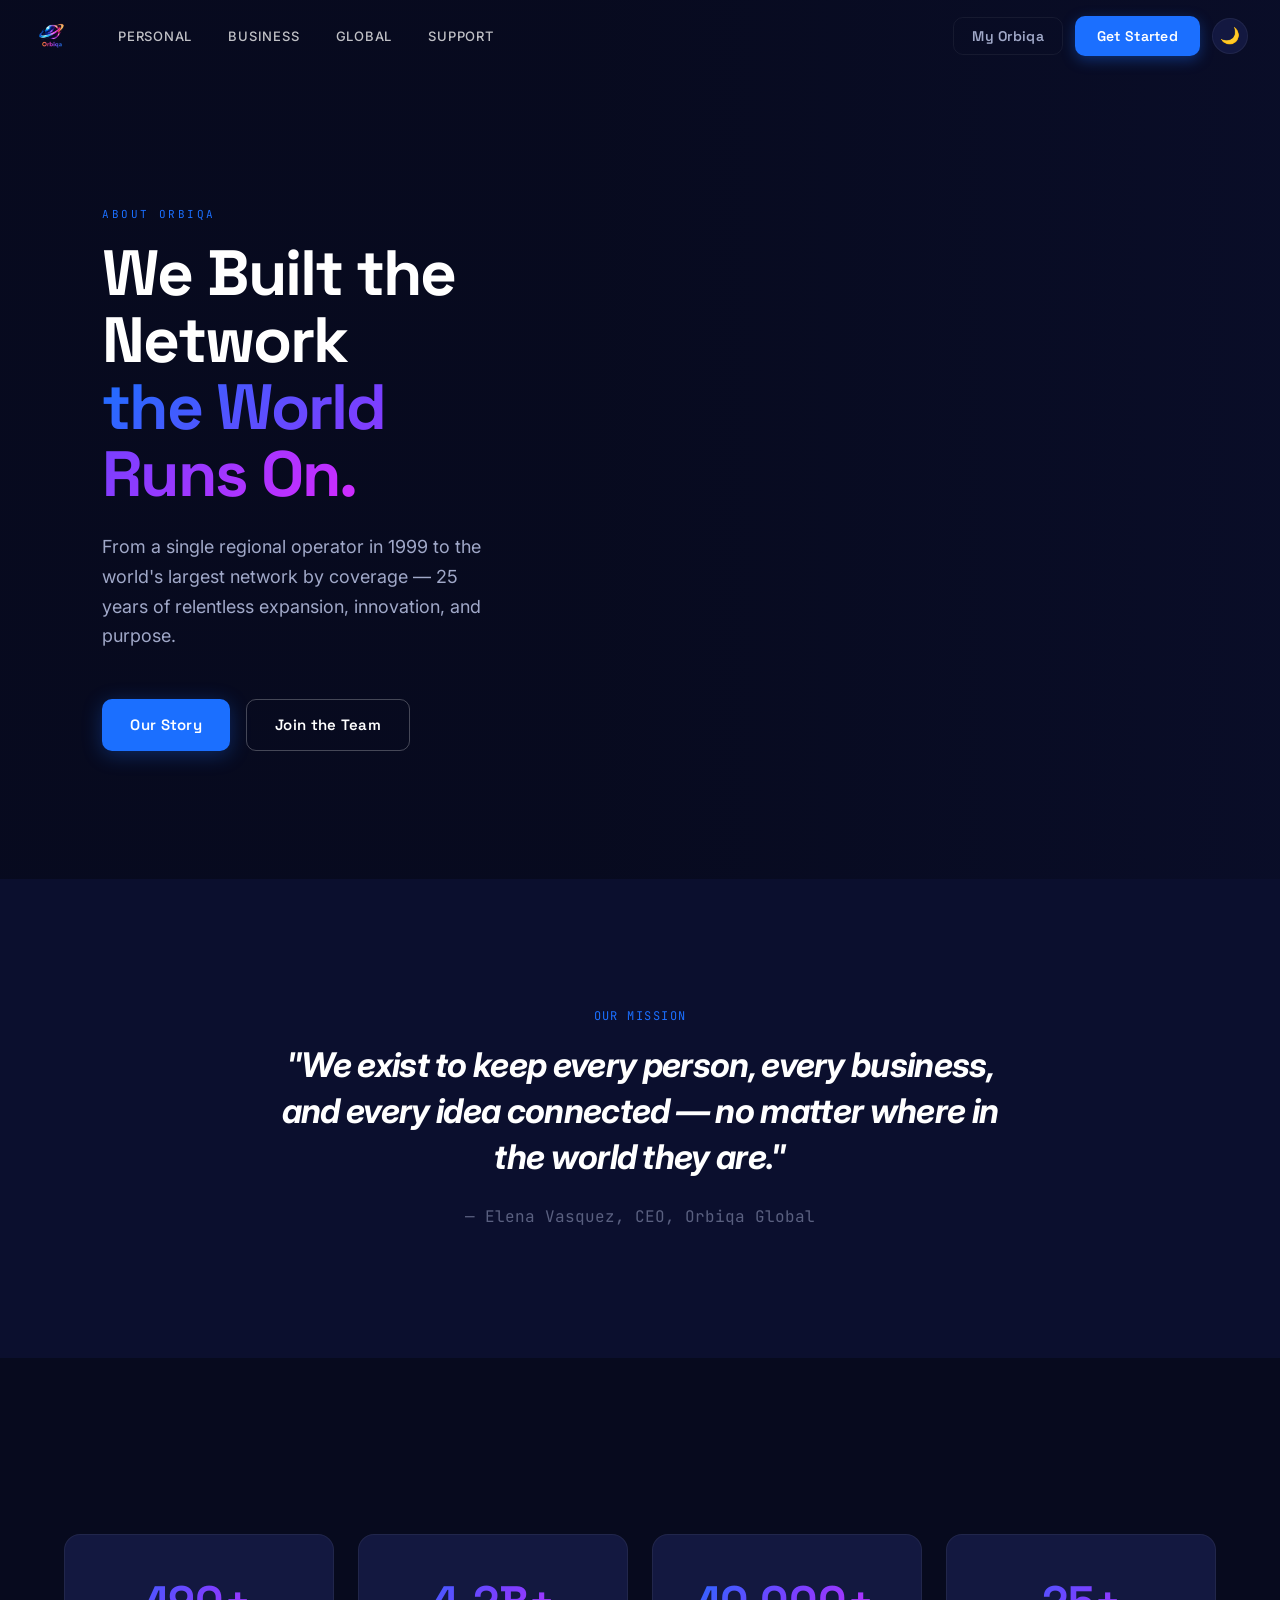
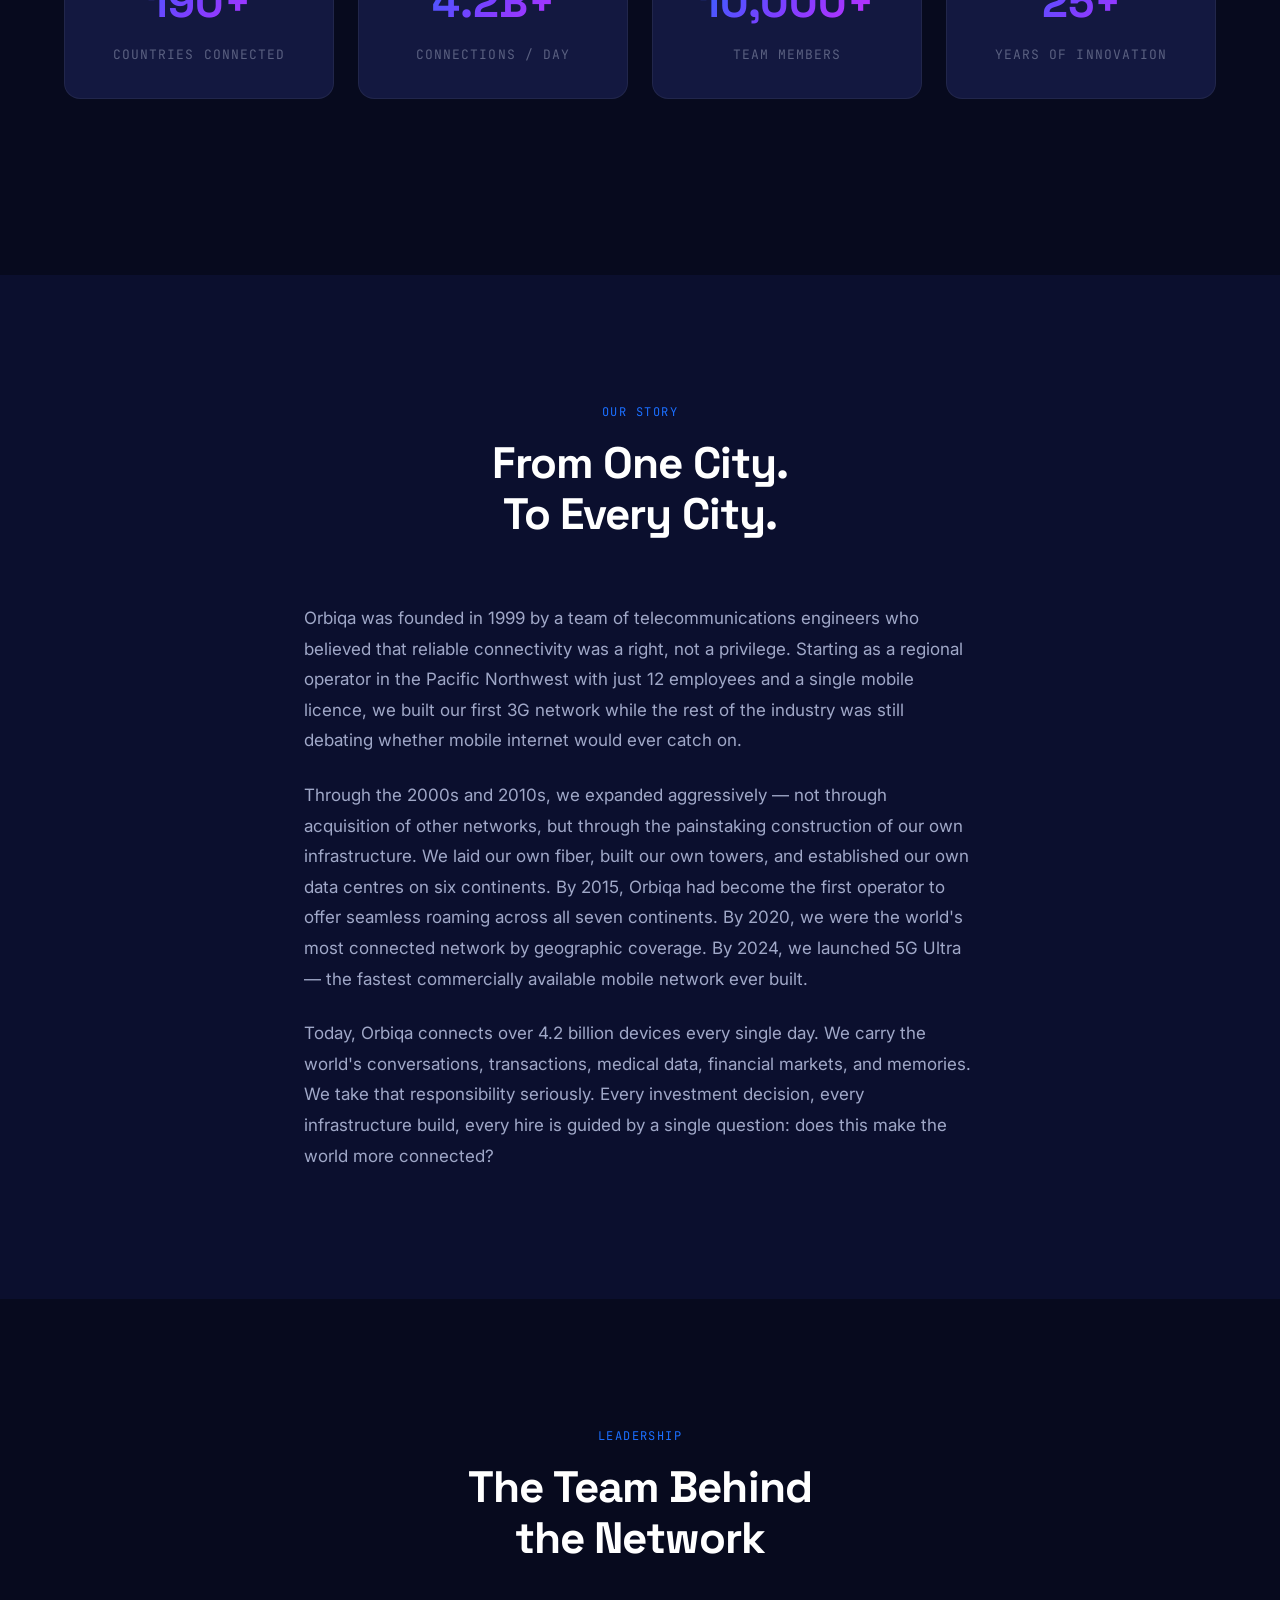
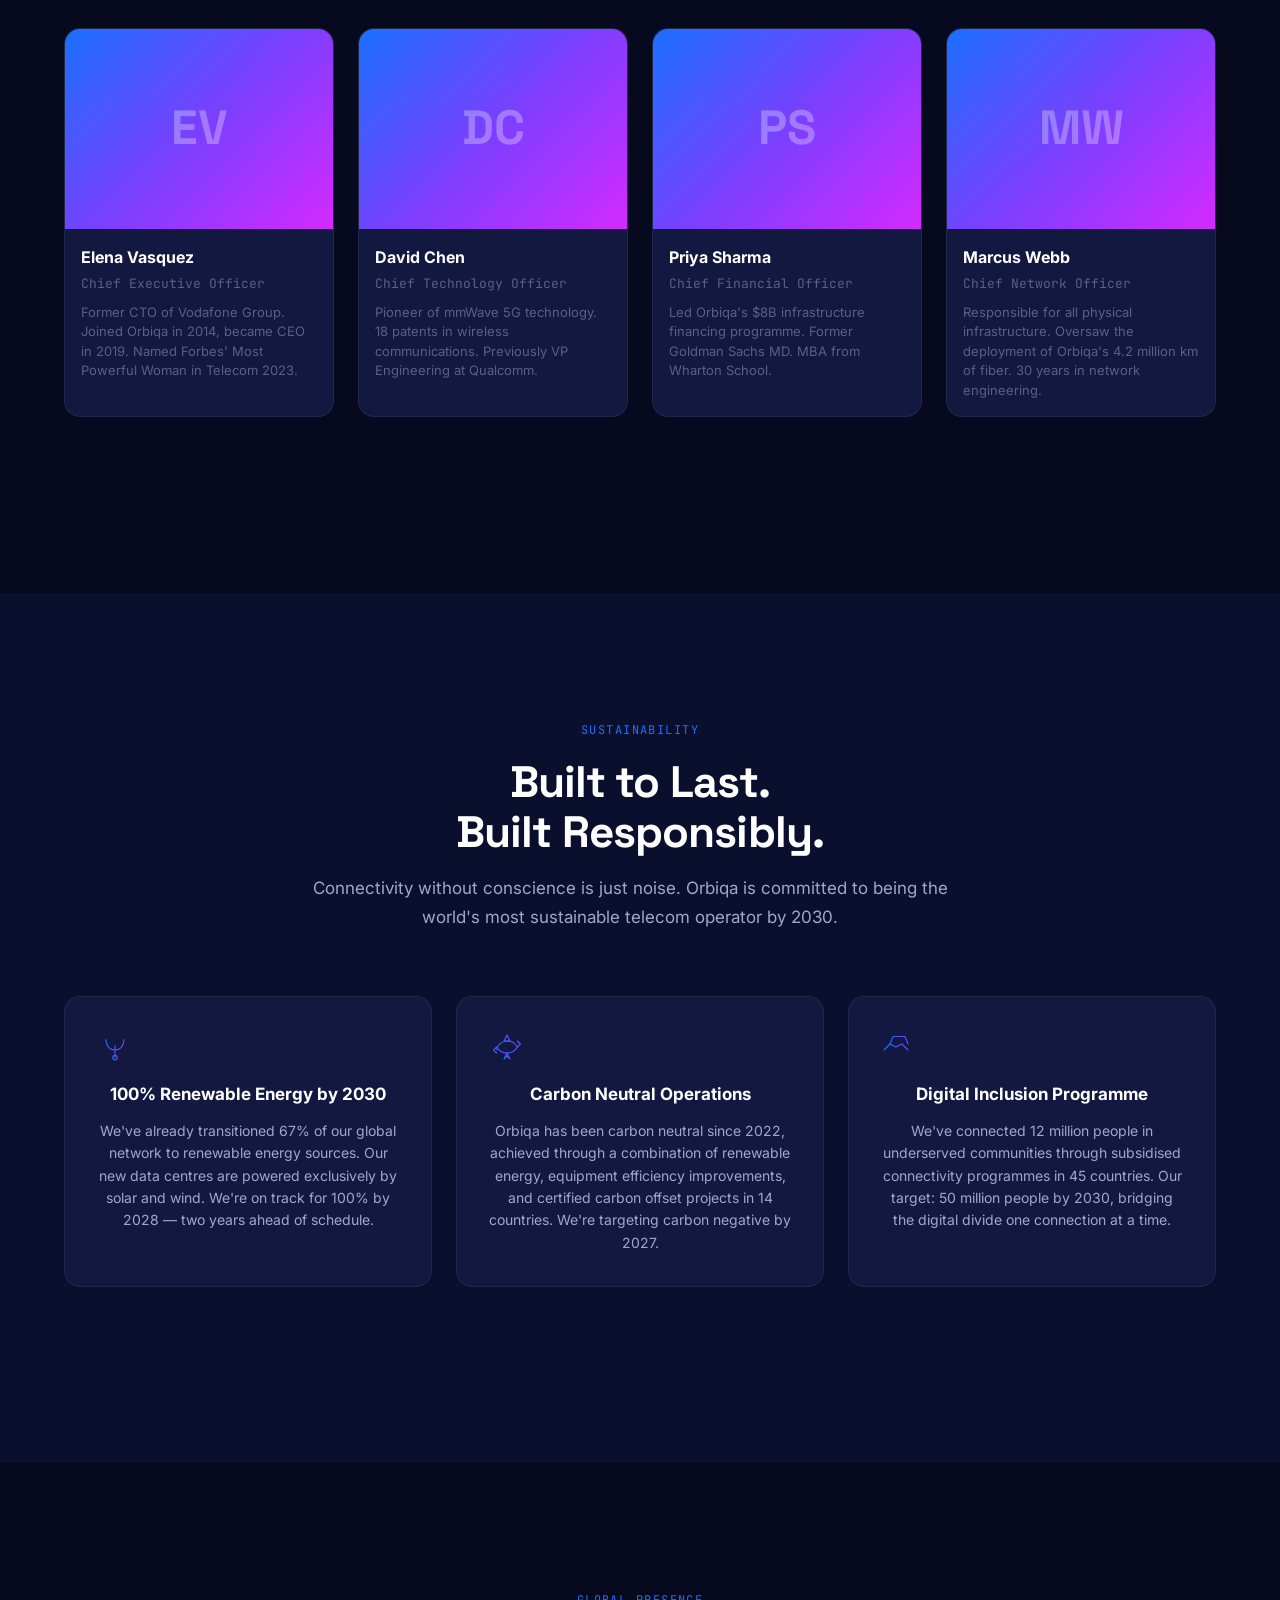
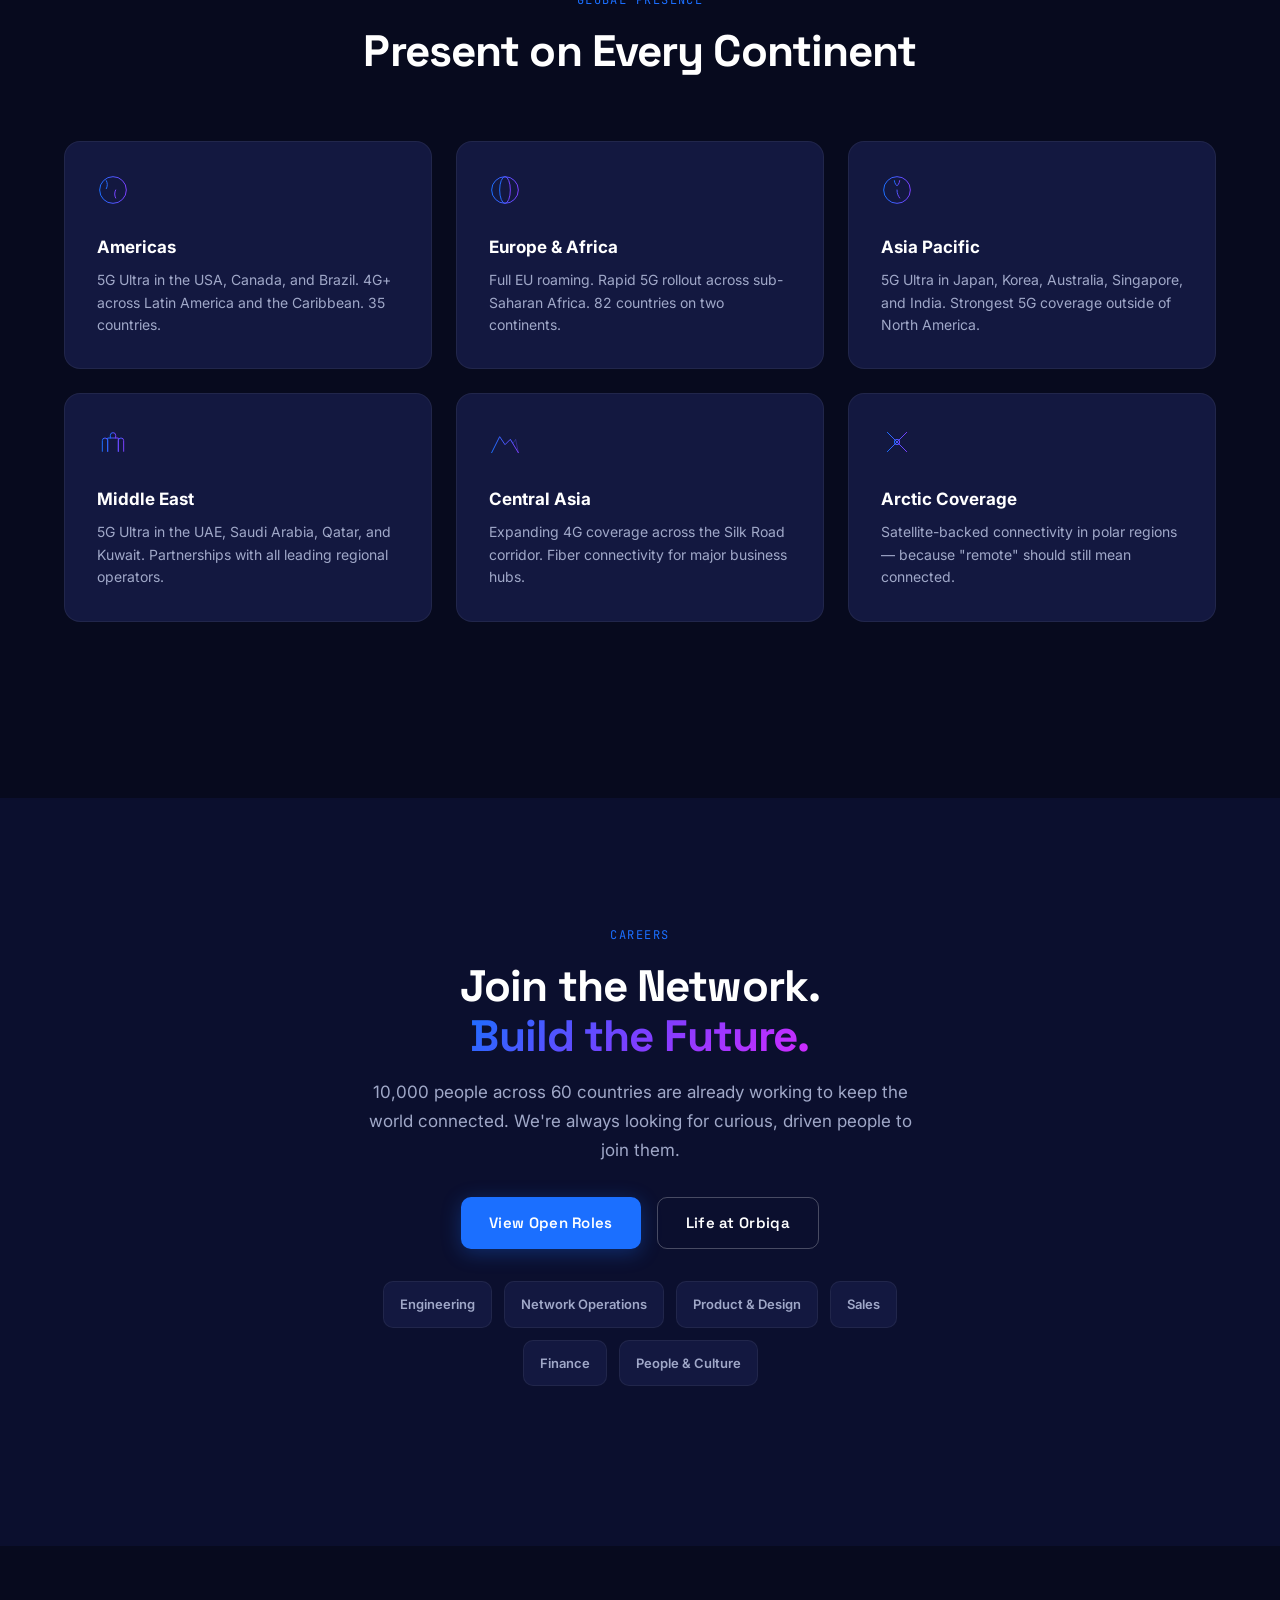
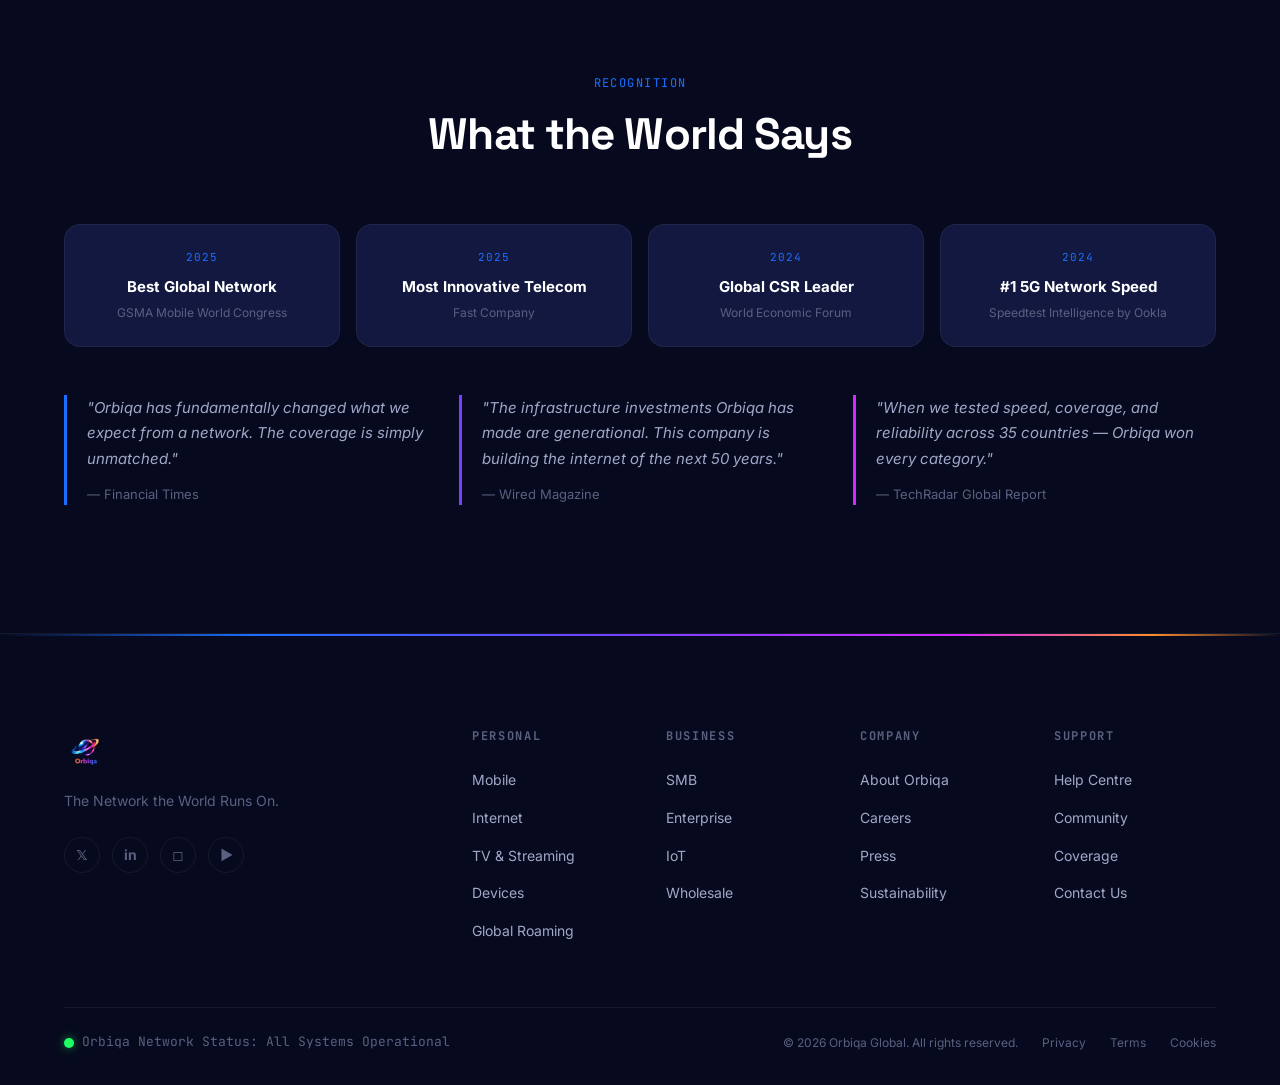
<file: about.html>
<!DOCTYPE html>
<html lang="en">
<head>
  <meta charset="UTF-8">
  <meta name="viewport" content="width=device-width, initial-scale=1.0">
  <title>About Orbiqa — We Built the Network the World Runs On</title>
  <meta name="description" content="Orbiqa was founded in 1999 and has grown into the world's largest telecom network by coverage — connecting 190 countries and 4.2 billion devices every day.">
  <link rel="icon" type="image/png" href="pictures/logo.png">
  <link rel="preconnect" href="https://fonts.googleapis.com">
  <link rel="preconnect" href="https://fonts.gstatic.com" crossorigin>
  <link href="https://fonts.googleapis.com/css2?family=Space+Grotesk:wght@300;400;500;600;700;800&family=Inter:wght@300;400;500;600&family=JetBrains+Mono:wght@400;500;600&display=swap" rel="stylesheet">
  <link rel="stylesheet" href="css/style.css">
</head>
<body>

<svg style="position:absolute;width:0;height:0;overflow:hidden" aria-hidden="true">
  <defs>
    <linearGradient id="brandGrad" x1="0%" y1="0%" x2="100%" y2="100%"><stop offset="0%" stop-color="#1B6FFF"/><stop offset="100%" stop-color="#7B3FFF"/></linearGradient>
    <linearGradient id="brandGradH" x1="0%" y1="0%" x2="100%" y2="0%"><stop offset="0%" stop-color="#1B6FFF"/><stop offset="100%" stop-color="#7B3FFF"/></linearGradient>
    <linearGradient id="arcGradient" x1="0%" y1="0%" x2="100%" y2="0%"><stop offset="0%" stop-color="#1B6FFF"/><stop offset="100%" stop-color="#7B3FFF"/></linearGradient>
  </defs>
</svg>

<nav class="nav" id="mainNav">
  <div class="nav-container">
    <a href="index.html" class="nav-logo"><img src="pictures/logo.png" alt="Orbiqa" class="nav-logo-img"></a>
    <div class="nav-links">
      <div class="nav-item has-dropdown"><a href="#" class="nav-link">Personal</a><div class="nav-dropdown"><a href="mobile.html">Mobile</a><a href="internet.html">Internet</a><a href="tv.html">TV &amp; Streaming</a><a href="sport.html">Orbiqa Sport</a><a href="devices.html">Devices</a><a href="bundles.html">Bundles</a><a href="roaming.html">Global Roaming</a></div></div>
      <div class="nav-item has-dropdown"><a href="#" class="nav-link">Business</a><div class="nav-dropdown"><a href="business.html#smb">SMB</a><a href="business.html#enterprise">Enterprise</a><a href="business.html#wholesale">Wholesale</a><a href="business.html#iot">IoT</a></div></div>
      <div class="nav-item has-dropdown"><a href="#" class="nav-link">Global</a><div class="nav-dropdown"><a href="coverage.html">Coverage Map</a><a href="roaming.html">Roaming</a><a href="about.html">Orbiqa Worldwide</a><a href="sponsorships.html">Sponsorships</a></div></div>
      <div class="nav-item"><a href="support.html" class="nav-link">Support</a></div>
    </div>
    <div class="nav-actions">
      <a href="#" class="btn btn-ghost-sm">My Orbiqa</a>
      <a href="mobile.html" class="btn btn-primary-sm">Get Started</a>
      <button class="theme-toggle" id="themeToggle" aria-label="Toggle theme"><svg viewBox="0 0 24 24" fill="none" stroke="currentColor" stroke-width="2" stroke-linecap="round" width="18" height="18"><path d="M21 12.79A9 9 0 1111.21 3 7 7 0 0021 12.79z"/></svg></button>
      <button class="nav-hamburger" id="navHamburger" aria-label="Open menu"><span></span><span></span><span></span></button>
    </div>
  </div>
</nav>
<div class="nav-overlay" id="navOverlay">
  <div class="nav-overlay-content">
    <button class="nav-close" id="navClose">&times;</button>
    <div class="nav-overlay-arc"></div>
    <nav class="nav-overlay-links"><a href="mobile.html">Mobile</a><a href="internet.html">Internet</a><a href="tv.html">TV &amp; Streaming</a><a href="sport.html">Orbiqa Sport</a><a href="devices.html">Devices</a><a href="bundles.html">Bundles</a><a href="roaming.html">Global Roaming</a><a href="business.html">Business</a><a href="coverage.html">Coverage</a><a href="about.html">About Orbiqa</a><a href="sponsorships.html">Sponsorships</a><a href="support.html">Support</a></nav>
    <div class="nav-overlay-actions"><a href="#" class="btn btn-ghost">My Orbiqa</a><a href="mobile.html" class="btn btn-primary">Get Started</a></div>
  </div>
</div>

<!-- HERO -->
<section class="page-hero">
  <div class="page-hero-bg" style="background-image:url('https://images.unsplash.com/photo-1446776811953-b23d57bd21aa?auto=format&fit=crop&w=1600&q=80')"></div>
  <div class="page-hero-overlay"></div>
  <div class="page-hero-content">
    <span class="eyebrow">ABOUT ORBIQA</span>
    <h1 class="page-hero-title">We Built the Network<br><span class="gradient-text">the World Runs On.</span></h1>
    <p class="page-hero-sub">From a single regional operator in 1999 to the world's largest network by coverage — 25 years of relentless expansion, innovation, and purpose.</p>
    <div class="page-hero-actions">
      <a href="#story" class="btn btn-primary btn-signal">Our Story</a>
      <a href="#careers" class="btn btn-ghost">Join the Team</a>
    </div>
  </div>
</section>

<!-- MISSION -->
<section class="inner-section" style="text-align:center">
  <div class="container" style="max-width:860px">
    <span class="section-eyebrow reveal">OUR MISSION</span>
    <blockquote class="reveal" style="font-size:clamp(22px,3vw,34px);font-weight:700;line-height:1.35;color:var(--text-primary);margin:0;letter-spacing:-0.02em">
      "We exist to keep every person, every business, and every idea connected — no matter where in the world they are."
    </blockquote>
    <p class="reveal" style="margin-top:1.5rem;font-size:16px;color:var(--text-muted);font-family:var(--font-mono)">— Elena Vasquez, CEO, Orbiqa Global</p>
  </div>
</section>

<!-- STATS -->
<section class="inner-section inner-section-dark">
  <div class="container">
    <div class="about-stats">
      <div class="about-stat reveal" data-delay="0"><div class="about-stat-value">190+</div><div class="about-stat-label">Countries Connected</div></div>
      <div class="about-stat reveal" data-delay="80"><div class="about-stat-value">4.2B+</div><div class="about-stat-label">Connections / Day</div></div>
      <div class="about-stat reveal" data-delay="160"><div class="about-stat-value">10,000+</div><div class="about-stat-label">Team Members</div></div>
      <div class="about-stat reveal" data-delay="240"><div class="about-stat-value">25+</div><div class="about-stat-label">Years of Innovation</div></div>
    </div>
  </div>
</section>

<!-- STORY -->
<section class="inner-section" id="story">
  <div class="container" style="max-width:800px">
    <div class="section-header reveal">
      <span class="section-eyebrow">OUR STORY</span>
      <h2 class="section-title-lg">From One City.<br>To Every City.</h2>
    </div>
    <div class="reveal" style="font-size:17px;color:var(--text-secondary);line-height:1.8;display:flex;flex-direction:column;gap:1.5rem">
      <p>Orbiqa was founded in 1999 by a team of telecommunications engineers who believed that reliable connectivity was a right, not a privilege. Starting as a regional operator in the Pacific Northwest with just 12 employees and a single mobile licence, we built our first 3G network while the rest of the industry was still debating whether mobile internet would ever catch on.</p>
      <p>Through the 2000s and 2010s, we expanded aggressively — not through acquisition of other networks, but through the painstaking construction of our own infrastructure. We laid our own fiber, built our own towers, and established our own data centres on six continents. By 2015, Orbiqa had become the first operator to offer seamless roaming across all seven continents. By 2020, we were the world's most connected network by geographic coverage. By 2024, we launched 5G Ultra — the fastest commercially available mobile network ever built.</p>
      <p>Today, Orbiqa connects over 4.2 billion devices every single day. We carry the world's conversations, transactions, medical data, financial markets, and memories. We take that responsibility seriously. Every investment decision, every infrastructure build, every hire is guided by a single question: does this make the world more connected?</p>
    </div>
  </div>
</section>

<!-- LEADERSHIP -->
<section class="inner-section inner-section-dark">
  <div class="container">
    <div class="section-header reveal">
      <span class="section-eyebrow">LEADERSHIP</span>
      <h2 class="section-title-lg">The Team Behind<br>the Network</h2>
    </div>
    <div class="team-grid">
      <div class="team-card reveal" data-delay="0">
        <div class="team-photo">EV</div>
        <div class="team-info">
          <div class="team-name">Elena Vasquez</div>
          <div class="team-role">Chief Executive Officer</div>
          <p style="font-size:13px;color:var(--text-muted);margin-top:0.5rem;line-height:1.5">Former CTO of Vodafone Group. Joined Orbiqa in 2014, became CEO in 2019. Named Forbes' Most Powerful Woman in Telecom 2023.</p>
        </div>
      </div>
      <div class="team-card reveal" data-delay="80">
        <div class="team-photo">DC</div>
        <div class="team-info">
          <div class="team-name">David Chen</div>
          <div class="team-role">Chief Technology Officer</div>
          <p style="font-size:13px;color:var(--text-muted);margin-top:0.5rem;line-height:1.5">Pioneer of mmWave 5G technology. 18 patents in wireless communications. Previously VP Engineering at Qualcomm.</p>
        </div>
      </div>
      <div class="team-card reveal" data-delay="160">
        <div class="team-photo">PS</div>
        <div class="team-info">
          <div class="team-name">Priya Sharma</div>
          <div class="team-role">Chief Financial Officer</div>
          <p style="font-size:13px;color:var(--text-muted);margin-top:0.5rem;line-height:1.5">Led Orbiqa's $8B infrastructure financing programme. Former Goldman Sachs MD. MBA from Wharton School.</p>
        </div>
      </div>
      <div class="team-card reveal" data-delay="240">
        <div class="team-photo">MW</div>
        <div class="team-info">
          <div class="team-name">Marcus Webb</div>
          <div class="team-role">Chief Network Officer</div>
          <p style="font-size:13px;color:var(--text-muted);margin-top:0.5rem;line-height:1.5">Responsible for all physical infrastructure. Oversaw the deployment of Orbiqa's 4.2 million km of fiber. 30 years in network engineering.</p>
        </div>
      </div>
    </div>
  </div>
</section>

<!-- SUSTAINABILITY -->
<section class="inner-section" id="sustainability">
  <div class="container">
    <div class="section-header reveal">
      <span class="section-eyebrow">SUSTAINABILITY</span>
      <h2 class="section-title-lg">Built to Last.<br>Built Responsibly.</h2>
      <p class="section-body-lg">Connectivity without conscience is just noise. Orbiqa is committed to being the world's most sustainable telecom operator by 2030.</p>
    </div>
    <div class="sustainability-grid">
      <div class="sustainability-card reveal" data-delay="0">
        <div class="sustainability-icon"><svg viewBox="0 0 48 48" fill="none" width="36" height="36"><path d="M24 38V22M12 14c0 0 0 14 12 14M36 14c0 0 0 14-12 14" stroke="url(#brandGradH)" stroke-width="1.5" stroke-linecap="round"/><circle cx="24" cy="38" r="3" stroke="url(#brandGradH)" stroke-width="1.5"/></svg></div>
        <div class="sustainability-title">100% Renewable Energy by 2030</div>
        <div class="sustainability-desc">We've already transitioned 67% of our global network to renewable energy sources. Our new data centres are powered exclusively by solar and wind. We're on track for 100% by 2028 — two years ahead of schedule.</div>
      </div>
      <div class="sustainability-card reveal" data-delay="100">
        <div class="sustainability-icon"><svg viewBox="0 0 48 48" fill="none" width="36" height="36"><path d="M24 8l4 8h-8l4-8z" stroke="url(#brandGradH)" stroke-width="1.5" stroke-linejoin="round"/><path d="M24 16a16 16 0 0113.86 8" stroke="url(#brandGradH)" stroke-width="1.5" stroke-linecap="round"/><path d="M37.86 24l4-4-4-4" stroke="url(#brandGradH)" stroke-width="1.5" stroke-linecap="round" stroke-linejoin="round"/><path d="M37.86 24a16 16 0 01-13.86 8" stroke="url(#brandGradH)" stroke-width="1.5" stroke-linecap="round"/><path d="M24 32l-4 8 4-4 4 4-4-8z" stroke="url(#brandGradH)" stroke-width="1.5" stroke-linejoin="round"/><path d="M24 32A16 16 0 0110.14 24" stroke="url(#brandGradH)" stroke-width="1.5" stroke-linecap="round"/><path d="M10.14 24l-4 4 4 4" stroke="url(#brandGradH)" stroke-width="1.5" stroke-linecap="round" stroke-linejoin="round"/><path d="M10.14 28A16 16 0 0124 16" stroke="url(#brandGradH)" stroke-width="1.5" stroke-linecap="round"/></svg></div>
        <div class="sustainability-title">Carbon Neutral Operations</div>
        <div class="sustainability-desc">Orbiqa has been carbon neutral since 2022, achieved through a combination of renewable energy, equipment efficiency improvements, and certified carbon offset projects in 14 countries. We're targeting carbon negative by 2027.</div>
      </div>
      <div class="sustainability-card reveal" data-delay="200">
        <div class="sustainability-icon"><svg viewBox="0 0 48 48" fill="none" width="36" height="36"><path d="M4 28l8-8 8 4 8-4 8 8" stroke="url(#brandGradH)" stroke-width="1.5" stroke-linecap="round" stroke-linejoin="round"/><path d="M12 20l4-10h16l4 10" stroke="url(#brandGradH)" stroke-width="1.5" stroke-linecap="round" stroke-linejoin="round"/></svg></div>
        <div class="sustainability-title">Digital Inclusion Programme</div>
        <div class="sustainability-desc">We've connected 12 million people in underserved communities through subsidised connectivity programmes in 45 countries. Our target: 50 million people by 2030, bridging the digital divide one connection at a time.</div>
      </div>
    </div>
  </div>
</section>

<!-- GLOBAL PRESENCE -->
<section class="inner-section inner-section-dark">
  <div class="container">
    <div class="section-header reveal">
      <span class="section-eyebrow">GLOBAL PRESENCE</span>
      <h2 class="section-title-lg">Present on Every Continent</h2>
    </div>
    <div class="feature-grid reveal">
      <div class="feature-box"><div class="feature-box-icon"><svg viewBox="0 0 48 48" fill="none" width="32" height="32"><circle cx="24" cy="24" r="20" stroke="url(#brandGradH)" stroke-width="1.5"/><path d="M14 10c2 4 2 8 0 12M28 36c-2-4-2-8 0-12" stroke="url(#brandGradH)" stroke-width="1.5" stroke-linecap="round"/><line x1="4" y1="24" x2="44" y2="24" stroke="url(#brandGradH)" stroke-width="1.5"/></svg></div><div class="feature-box-title">Americas</div><div class="feature-box-desc">5G Ultra in the USA, Canada, and Brazil. 4G+ across Latin America and the Caribbean. 35 countries.</div></div>
      <div class="feature-box"><div class="feature-box-icon"><svg viewBox="0 0 48 48" fill="none" width="32" height="32"><circle cx="24" cy="24" r="20" stroke="url(#brandGradH)" stroke-width="1.5"/><ellipse cx="24" cy="24" rx="8" ry="20" stroke="url(#brandGradH)" stroke-width="1.5"/><line x1="4" y1="24" x2="44" y2="24" stroke="url(#brandGradH)" stroke-width="1.5"/></svg></div><div class="feature-box-title">Europe &amp; Africa</div><div class="feature-box-desc">Full EU roaming. Rapid 5G rollout across sub-Saharan Africa. 82 countries on two continents.</div></div>
      <div class="feature-box"><div class="feature-box-icon"><svg viewBox="0 0 48 48" fill="none" width="32" height="32"><circle cx="24" cy="24" r="20" stroke="url(#brandGradH)" stroke-width="1.5"/><path d="M20 10c0 4 4 8 4 8s4-4 4-8M28 36c-2-3-4-6-4-12" stroke="url(#brandGradH)" stroke-width="1.5" stroke-linecap="round"/><line x1="4" y1="24" x2="44" y2="24" stroke="url(#brandGradH)" stroke-width="1.5"/></svg></div><div class="feature-box-title">Asia Pacific</div><div class="feature-box-desc">5G Ultra in Japan, Korea, Australia, Singapore, and India. Strongest 5G coverage outside of North America.</div></div>
      <div class="feature-box"><div class="feature-box-icon"><svg viewBox="0 0 48 48" fill="none" width="32" height="32"><path d="M8 38V22a4 4 0 018 0v16" stroke="url(#brandGradH)" stroke-width="1.5" stroke-linecap="round"/><path d="M32 38V22a4 4 0 018 0v16" stroke="url(#brandGradH)" stroke-width="1.5" stroke-linecap="round"/><path d="M16 38V18h16v20" stroke="url(#brandGradH)" stroke-width="1.5" stroke-linecap="round"/><path d="M20 18V14a4 4 0 018 0v4" stroke="url(#brandGradH)" stroke-width="1.5" stroke-linecap="round"/><path d="M24 14v-4" stroke="url(#brandGradH)" stroke-width="1.5" stroke-linecap="round"/><line x1="4" y1="38" x2="44" y2="38" stroke="url(#brandGradH)" stroke-width="1.5" stroke-linecap="round"/></svg></div><div class="feature-box-title">Middle East</div><div class="feature-box-desc">5G Ultra in the UAE, Saudi Arabia, Qatar, and Kuwait. Partnerships with all leading regional operators.</div></div>
      <div class="feature-box"><div class="feature-box-icon"><svg viewBox="0 0 48 48" fill="none" width="32" height="32"><polyline points="4,40 16,16 24,28 32,20 44,40" stroke="url(#brandGradH)" stroke-width="1.5" stroke-linecap="round" stroke-linejoin="round"/><polyline points="32,20 36,26 40,20 44,40" stroke="url(#brandGradH)" stroke-width="1" stroke-linecap="round" stroke-linejoin="round" opacity="0.5"/></svg></div><div class="feature-box-title">Central Asia</div><div class="feature-box-desc">Expanding 4G coverage across the Silk Road corridor. Fiber connectivity for major business hubs.</div></div>
      <div class="feature-box"><div class="feature-box-icon"><svg viewBox="0 0 48 48" fill="none" width="32" height="32"><line x1="24" y1="4" x2="24" y2="44" stroke="url(#brandGradH)" stroke-width="1.5" stroke-linecap="round"/><line x1="4" y1="24" x2="44" y2="24" stroke="url(#brandGradH)" stroke-width="1.5" stroke-linecap="round"/><line x1="9.5" y1="9.5" x2="38.5" y2="38.5" stroke="url(#brandGradH)" stroke-width="1.5" stroke-linecap="round"/><line x1="38.5" y1="9.5" x2="9.5" y2="38.5" stroke="url(#brandGradH)" stroke-width="1.5" stroke-linecap="round"/><circle cx="24" cy="24" r="4" fill="rgba(27,111,255,0.1)" stroke="url(#brandGradH)" stroke-width="1.5"/></svg></div><div class="feature-box-title">Arctic Coverage</div><div class="feature-box-desc">Satellite-backed connectivity in polar regions — because "remote" should still mean connected.</div></div>
    </div>
  </div>
</section>

<!-- CAREERS -->
<section class="inner-section" id="careers">
  <div class="container" style="text-align:center;max-width:680px">
    <span class="section-eyebrow reveal">CAREERS</span>
    <h2 class="section-title-lg reveal">Join the Network.<br><span class="gradient-text">Build the Future.</span></h2>
    <p class="section-body-lg reveal" style="margin-left:auto;margin-right:auto">10,000 people across 60 countries are already working to keep the world connected. We're always looking for curious, driven people to join them.</p>
    <div class="reveal" style="display:flex;gap:1rem;justify-content:center;flex-wrap:wrap">
      <a href="#" class="btn btn-primary btn-signal">View Open Roles</a>
      <a href="#" class="btn btn-ghost">Life at Orbiqa</a>
    </div>
    <div class="platform-icons-grid reveal" style="justify-content:center;margin-top:2rem">
      <div class="platform-icon-box">Engineering</div>
      <div class="platform-icon-box">Network Operations</div>
      <div class="platform-icon-box">Product &amp; Design</div>
      <div class="platform-icon-box">Sales</div>
      <div class="platform-icon-box">Finance</div>
      <div class="platform-icon-box">People &amp; Culture</div>
    </div>
  </div>
</section>

<!-- PRESS / AWARDS -->
<section class="inner-section inner-section-dark" id="press">
  <div class="container">
    <div class="section-header reveal">
      <span class="section-eyebrow">RECOGNITION</span>
      <h2 class="section-title-lg">What the World Says</h2>
    </div>
    <div class="awards-row reveal">
      <div class="award-badge"><div class="award-year">2025</div><div class="award-name">Best Global Network</div><div class="award-org">GSMA Mobile World Congress</div></div>
      <div class="award-badge"><div class="award-year">2025</div><div class="award-name">Most Innovative Telecom</div><div class="award-org">Fast Company</div></div>
      <div class="award-badge"><div class="award-year">2024</div><div class="award-name">Global CSR Leader</div><div class="award-org">World Economic Forum</div></div>
      <div class="award-badge"><div class="award-year">2024</div><div class="award-name">#1 5G Network Speed</div><div class="award-org">Speedtest Intelligence by Ookla</div></div>
    </div>
    <div class="reveal" style="margin-top:3rem;display:grid;grid-template-columns:repeat(3,1fr);gap:2rem">
      <blockquote style="font-size:15px;color:var(--text-secondary);line-height:1.7;border-left:3px solid var(--signal-blue);padding-left:1.25rem;margin:0">"Orbiqa has fundamentally changed what we expect from a network. The coverage is simply unmatched." <cite style="display:block;margin-top:0.75rem;font-size:13px;color:var(--text-muted);font-style:normal">— Financial Times</cite></blockquote>
      <blockquote style="font-size:15px;color:var(--text-secondary);line-height:1.7;border-left:3px solid var(--orbit-violet);padding-left:1.25rem;margin:0">"The infrastructure investments Orbiqa has made are generational. This company is building the internet of the next 50 years." <cite style="display:block;margin-top:0.75rem;font-size:13px;color:var(--text-muted);font-style:normal">— Wired Magazine</cite></blockquote>
      <blockquote style="font-size:15px;color:var(--text-secondary);line-height:1.7;border-left:3px solid var(--nova-magenta);padding-left:1.25rem;margin:0">"When we tested speed, coverage, and reliability across 35 countries — Orbiqa won every category." <cite style="display:block;margin-top:0.75rem;font-size:13px;color:var(--text-muted);font-style:normal">— TechRadar Global Report</cite></blockquote>
    </div>
  </div>
</section>

<footer class="footer">
  <div class="footer-spectrum-line"></div>
  <div class="container">
    <div class="footer-top">
      <div class="footer-brand"><a href="index.html"><img src="pictures/logo.png" alt="Orbiqa" class="footer-logo"></a><p class="footer-tagline">The Network the World Runs On.</p><div class="footer-social"><a href="#" class="social-link">𝕏</a><a href="#" class="social-link">in</a><a href="#" class="social-link">◻</a><a href="#" class="social-link">▶</a></div></div>
      <div class="footer-cols">
        <div class="footer-col"><h4>Personal</h4><ul><li><a href="mobile.html">Mobile</a></li><li><a href="internet.html">Internet</a></li><li><a href="tv.html">TV &amp; Streaming</a></li><li><a href="devices.html">Devices</a></li><li><a href="roaming.html">Global Roaming</a></li></ul></div>
        <div class="footer-col"><h4>Business</h4><ul><li><a href="business.html#smb">SMB</a></li><li><a href="business.html#enterprise">Enterprise</a></li><li><a href="business.html#iot">IoT</a></li><li><a href="business.html#wholesale">Wholesale</a></li></ul></div>
        <div class="footer-col"><h4>Company</h4><ul><li><a href="about.html">About Orbiqa</a></li><li><a href="about.html#careers">Careers</a></li><li><a href="about.html#press">Press</a></li><li><a href="about.html#sustainability">Sustainability</a></li></ul></div>
        <div class="footer-col"><h4>Support</h4><ul><li><a href="support.html">Help Centre</a></li><li><a href="support.html#community">Community</a></li><li><a href="coverage.html">Coverage</a></li><li><a href="contact.html">Contact Us</a></li></ul></div>
      </div>
    </div>
    <div class="footer-bottom">
      <div class="footer-status"><span class="status-dot-green"></span><span>Orbiqa Network Status: All Systems Operational</span></div>
      <div class="footer-legal"><span>© 2026 Orbiqa Global. All rights reserved.</span><a href="#">Privacy</a><a href="#">Terms</a><a href="#">Cookies</a></div>
    </div>
  </div>
</footer>

<script src="js/nav.js"></script>
<script>
document.addEventListener('DOMContentLoaded', () => {
  document.querySelectorAll('.btn-signal').forEach(btn => {
    btn.addEventListener('click', function(e) {
      const p = document.createElement('span'); p.className='signal-pulse';
      const r = this.getBoundingClientRect();
      p.style.left=(e.clientX-r.left)+'px'; p.style.top=(e.clientY-r.top)+'px';
      this.appendChild(p); setTimeout(()=>p.remove(),600);
    });
  });
});
</script>
</body>
</html>
</file>
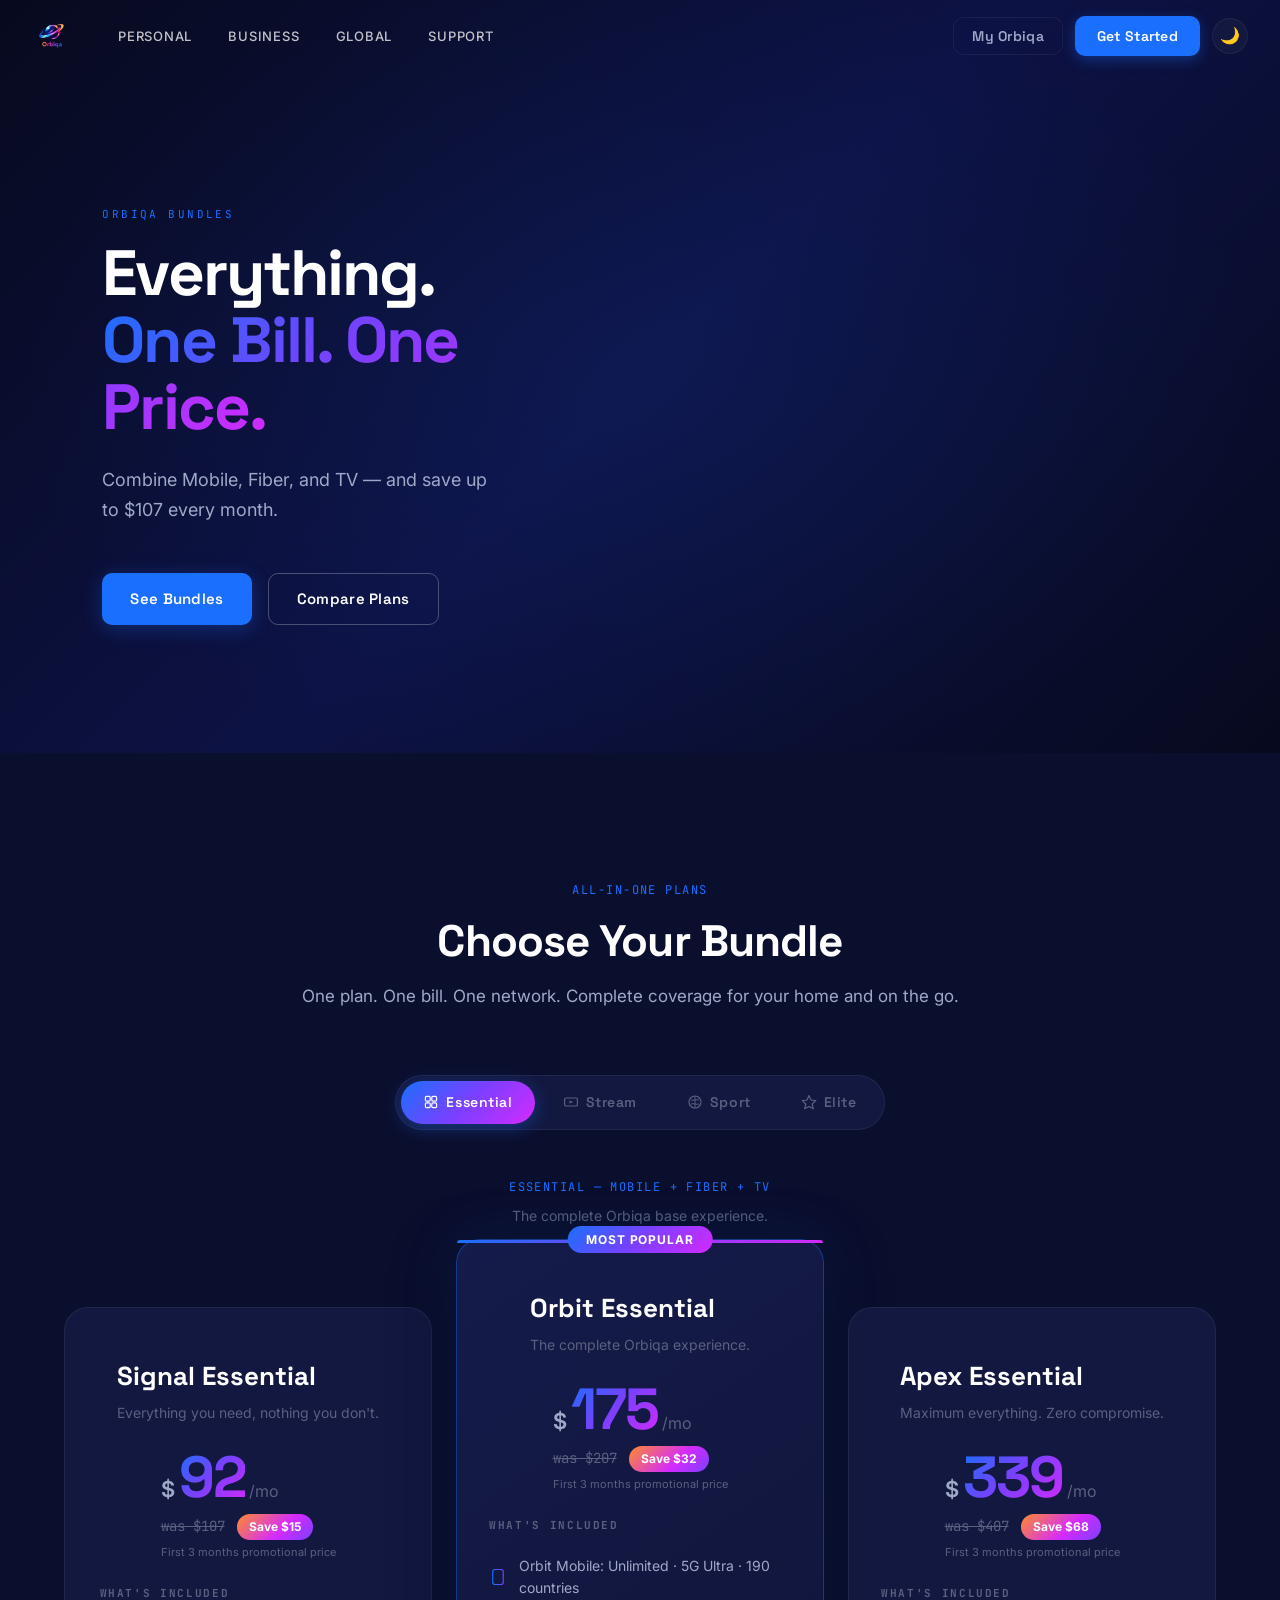
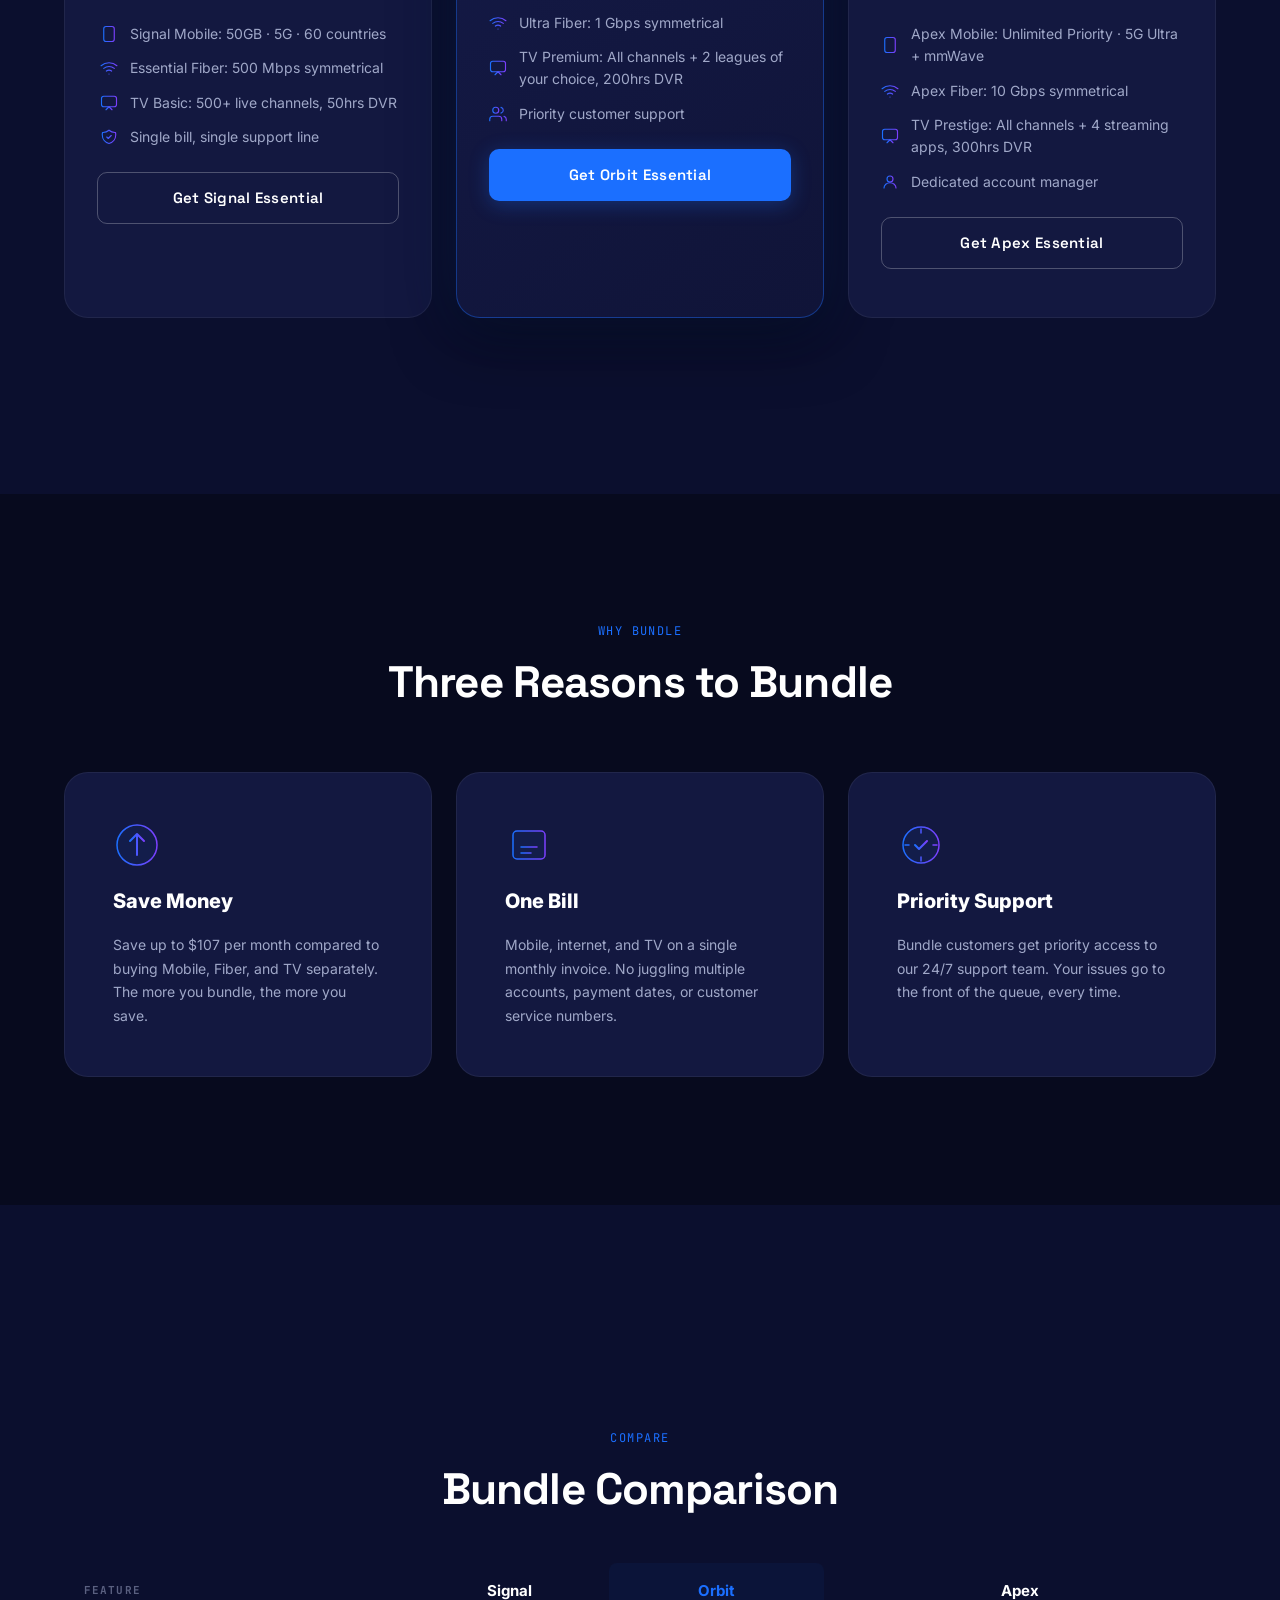
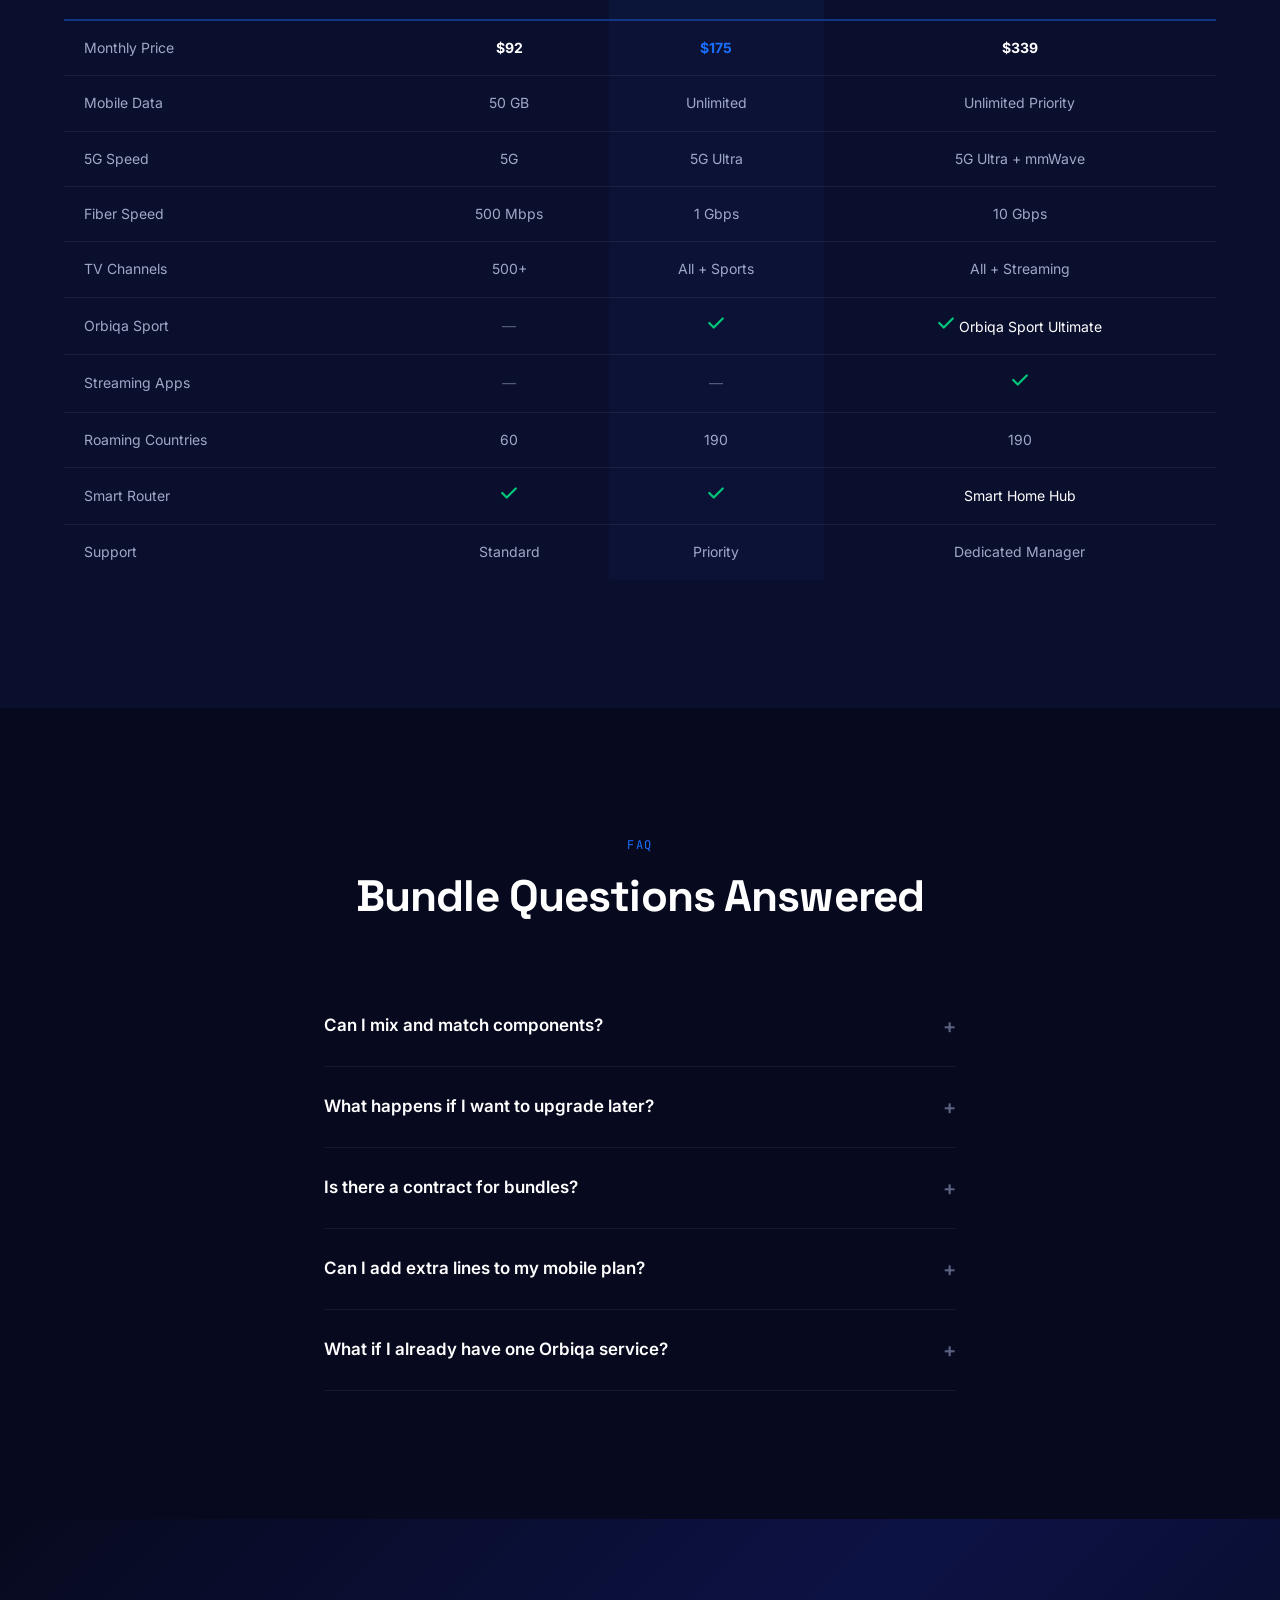
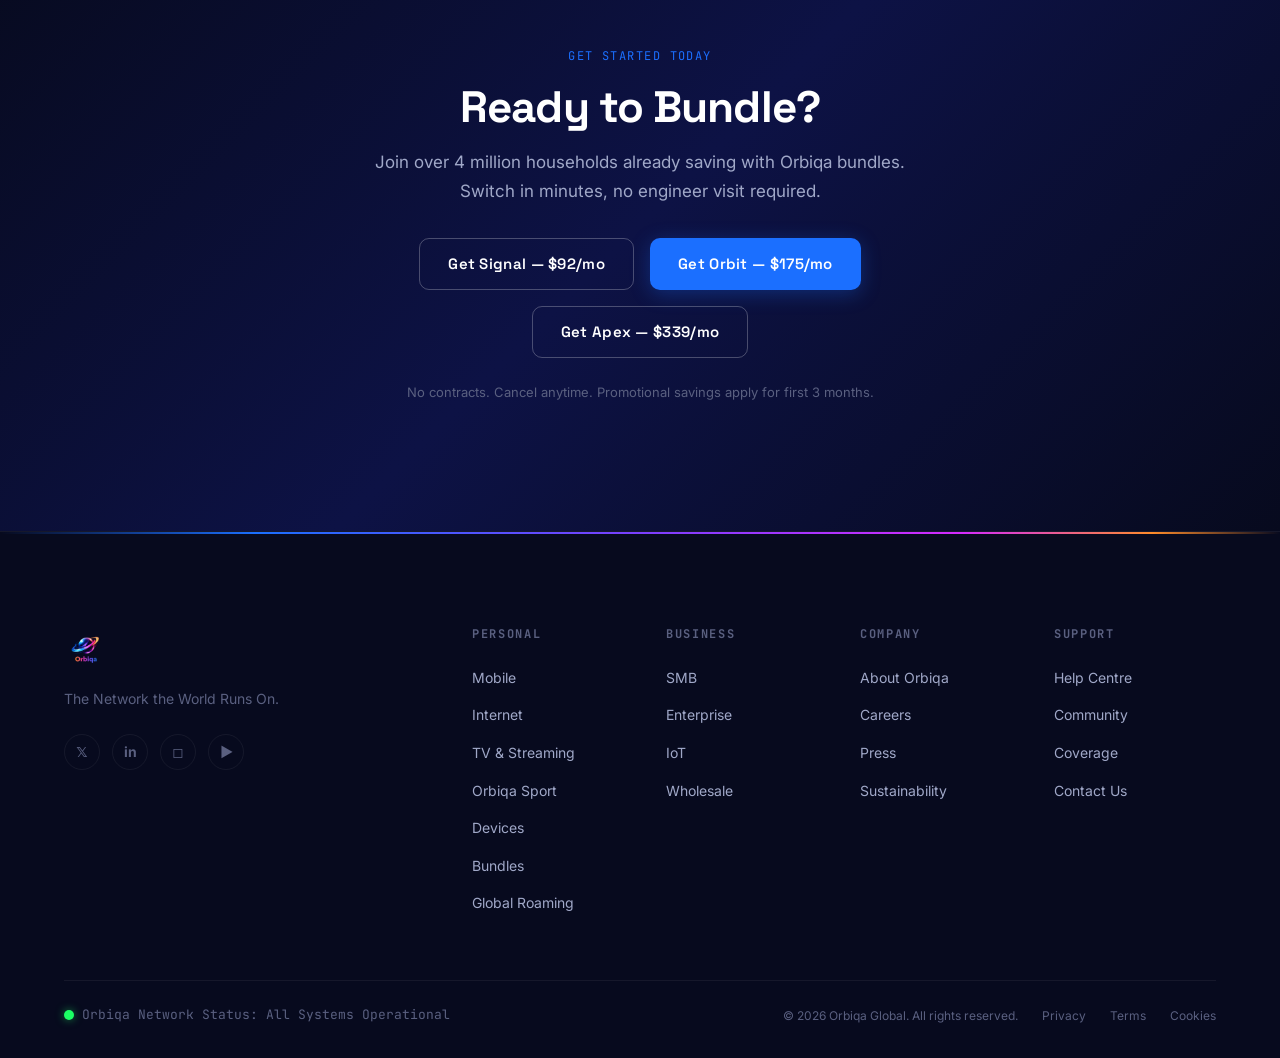
<file: bundles.html>
<!DOCTYPE html>
<html lang="en">
<head>
  <meta charset="UTF-8">
  <meta name="viewport" content="width=device-width, initial-scale=1.0">
  <title>Orbiqa Bundles — Mobile, Fiber &amp; TV in One Plan</title>
  <meta name="description" content="Save up to $107/mo with Orbiqa's all-in-one bundles combining unlimited mobile, ultrafast fiber internet, and premium TV in a single plan.">
  <link rel="icon" type="image/png" href="pictures/logo.png">
  <link rel="preconnect" href="https://fonts.googleapis.com">
  <link rel="preconnect" href="https://fonts.gstatic.com" crossorigin>
  <link href="https://fonts.googleapis.com/css2?family=Space+Grotesk:wght@300;400;500;600;700;800&family=Inter:wght@300;400;500;600&family=JetBrains+Mono:wght@400;500;600&display=swap" rel="stylesheet">
  <link rel="stylesheet" href="css/style.css">
</head>
<body>

<svg style="position:absolute;width:0;height:0;overflow:hidden" aria-hidden="true">
  <defs>
    <linearGradient id="brandGrad" x1="0%" y1="0%" x2="100%" y2="100%"><stop offset="0%" stop-color="#1B6FFF"/><stop offset="100%" stop-color="#7B3FFF"/></linearGradient>
    <linearGradient id="brandGradH" x1="0%" y1="0%" x2="100%" y2="0%"><stop offset="0%" stop-color="#1B6FFF"/><stop offset="100%" stop-color="#7B3FFF"/></linearGradient>
    <linearGradient id="warmGrad" x1="0%" y1="0%" x2="100%" y2="0%"><stop offset="0%" stop-color="#FF8C2A"/><stop offset="60%" stop-color="#D42AFF"/><stop offset="100%" stop-color="#7B3FFF"/></linearGradient>
    <linearGradient id="arcGradient" x1="0%" y1="0%" x2="100%" y2="0%"><stop offset="0%" stop-color="#1B6FFF"/><stop offset="100%" stop-color="#7B3FFF"/></linearGradient>
  </defs>
</svg>

<nav class="nav" id="mainNav">
  <div class="nav-container">
    <a href="index.html" class="nav-logo"><img src="pictures/logo.png" alt="Orbiqa" class="nav-logo-img"></a>
    <div class="nav-links">
      <div class="nav-item has-dropdown"><a href="#" class="nav-link">Personal</a><div class="nav-dropdown"><a href="mobile.html">Mobile</a><a href="internet.html">Internet</a><a href="tv.html">TV &amp; Streaming</a><a href="sport.html">Orbiqa Sport</a><a href="devices.html">Devices</a><a href="bundles.html">Bundles</a><a href="roaming.html">Global Roaming</a></div></div>
      <div class="nav-item has-dropdown"><a href="#" class="nav-link">Business</a><div class="nav-dropdown"><a href="business.html#smb">SMB</a><a href="business.html#enterprise">Enterprise</a><a href="business.html#wholesale">Wholesale</a><a href="business.html#iot">IoT</a></div></div>
      <div class="nav-item has-dropdown"><a href="#" class="nav-link">Global</a><div class="nav-dropdown"><a href="coverage.html">Coverage Map</a><a href="roaming.html">Roaming</a><a href="about.html">Orbiqa Worldwide</a><a href="sponsorships.html">Sponsorships</a></div></div>
      <div class="nav-item"><a href="support.html" class="nav-link">Support</a></div>
    </div>
    <div class="nav-actions">
      <a href="#" class="btn btn-ghost-sm">My Orbiqa</a>
      <a href="#bundles" class="btn btn-primary-sm">Get Started</a>
      <button class="theme-toggle" id="themeToggle" aria-label="Toggle theme">
        <svg viewBox="0 0 24 24" fill="none" stroke="currentColor" stroke-width="2" stroke-linecap="round" width="18" height="18"><path d="M21 12.79A9 9 0 1111.21 3 7 7 0 0021 12.79z"/></svg>
      </button>
      <button class="nav-hamburger" id="navHamburger" aria-label="Open menu"><span></span><span></span><span></span></button>
    </div>
  </div>
</nav>
<div class="nav-overlay" id="navOverlay">
  <div class="nav-overlay-content">
    <button class="nav-close" id="navClose">&times;</button>
    <div class="nav-overlay-arc"></div>
    <nav class="nav-overlay-links"><a href="mobile.html">Mobile</a><a href="internet.html">Internet</a><a href="tv.html">TV &amp; Streaming</a><a href="sport.html">Orbiqa Sport</a><a href="devices.html">Devices</a><a href="bundles.html">Bundles</a><a href="roaming.html">Global Roaming</a><a href="business.html">Business</a><a href="coverage.html">Coverage</a><a href="about.html">About Orbiqa</a><a href="sponsorships.html">Sponsorships</a><a href="support.html">Support</a></nav>
    <div class="nav-overlay-actions"><a href="#" class="btn btn-ghost">My Orbiqa</a><a href="#bundles" class="btn btn-primary">Get Started</a></div>
  </div>
</div>

<!-- HERO -->
<section class="page-hero" style="background:linear-gradient(135deg,#070A1E 0%,#0D1245 50%,#070A1E 100%)">
  <div class="page-hero-overlay" style="background:radial-gradient(ellipse 70% 80% at 50% 50%,rgba(27,111,255,0.08) 0%,transparent 70%)"></div>
  <div class="page-hero-content">
    <span class="eyebrow">ORBIQA BUNDLES</span>
    <h1 class="page-hero-title">Everything.<br><span class="gradient-text">One Bill. One Price.</span></h1>
    <p class="page-hero-sub">Combine Mobile, Fiber, and TV — and save up to $107 every month.</p>
    <div class="page-hero-actions">
      <a href="#bundles" class="btn btn-primary btn-signal">See Bundles</a>
      <a href="#compare" class="btn btn-ghost">Compare Plans</a>
    </div>
  </div>
</section>

<!-- BUNDLE CARDS -->
<section class="inner-section" id="bundles">
  <div class="container">
    <div class="section-header reveal">
      <span class="section-eyebrow">ALL-IN-ONE PLANS</span>
      <h2 class="section-title-lg">Choose Your Bundle</h2>
      <p class="section-body-lg">One plan. One bill. One network. Complete coverage for your home and on the go.</p>
    </div>

    <!-- BUNDLE TYPE SWITCHER -->
    <div class="bundle-switcher reveal" id="bundleSwitcher" role="tablist" aria-label="Bundle type">
      <button class="bundle-tab active" data-target="essential" role="tab" aria-selected="true" aria-controls="tier-essential">
        <span class="bundle-tab-icon">
          <svg viewBox="0 0 20 20" fill="none" width="16" height="16"><rect x="3" y="3" width="6" height="6" rx="1.5" stroke="currentColor" stroke-width="1.5"/><rect x="11" y="3" width="6" height="6" rx="1.5" stroke="currentColor" stroke-width="1.5"/><rect x="3" y="11" width="6" height="6" rx="1.5" stroke="currentColor" stroke-width="1.5"/><rect x="11" y="11" width="6" height="6" rx="1.5" stroke="currentColor" stroke-width="1.5"/></svg>
        </span>
        Essential
      </button>
      <button class="bundle-tab" data-target="stream" role="tab" aria-selected="false" aria-controls="tier-stream">
        <span class="bundle-tab-icon">
          <svg viewBox="0 0 20 20" fill="none" width="16" height="16"><rect x="2" y="5" width="16" height="10" rx="2" stroke="currentColor" stroke-width="1.5"/><polygon points="8,8 13,10 8,12" fill="currentColor"/></svg>
        </span>
        Stream
      </button>
      <button class="bundle-tab" data-target="sport" role="tab" aria-selected="false" aria-controls="tier-sport">
        <span class="bundle-tab-icon">
          <svg viewBox="0 0 20 20" fill="none" width="16" height="16"><circle cx="10" cy="10" r="7.5" stroke="currentColor" stroke-width="1.5"/><path d="M5 7.5c1.5.5 3.5.5 5 0s3.5-.5 5 0M5 12.5c1.5-.5 3.5-.5 5 0s3.5.5 5 0M10 2.5v15" stroke="currentColor" stroke-width="1.2"/></svg>
        </span>
        Sport
      </button>
      <button class="bundle-tab" data-target="elite" role="tab" aria-selected="false" aria-controls="tier-elite">
        <span class="bundle-tab-icon">
          <svg viewBox="0 0 20 20" fill="none" width="16" height="16"><polygon points="10,2 12.5,7.5 18.5,8.2 14,12.5 15.4,18.5 10,15.5 4.6,18.5 6,12.5 1.5,8.2 7.5,7.5" stroke="currentColor" stroke-width="1.5" stroke-linejoin="round"/></svg>
        </span>
        Elite
      </button>
    </div>

    <!-- TIER 1: ESSENTIAL -->
    <div id="tier-essential" class="bundle-tier" role="tabpanel" aria-labelledby="">
    <div style="margin-bottom:2rem" class="reveal">
      <div class="section-eyebrow" style="text-align:center;margin-bottom:0.5rem">ESSENTIAL — Mobile + Fiber + TV</div>
      <p style="text-align:center;font-size:14px;color:var(--text-muted);margin:0">The complete Orbiqa base experience.</p>
    </div>
    <div class="bundle-grid reveal">

      <!-- Signal Essential -->
      <div class="bundle-card">
        <div>
          <div class="bundle-name">Signal Essential</div>
          <div class="bundle-tagline">Everything you need, nothing you don't.</div>
        </div>
        <div>
          <div class="bundle-price-row">
            <span class="bundle-price-cur">$</span>
            <span class="bundle-price">92</span>
            <span class="bundle-price-per">/mo</span>
          </div>
          <div style="margin-top:6px">
            <span class="bundle-was">was $107</span>
            <span class="bundle-save">Save $15</span>
          </div>
          <div style="font-size:11px;color:var(--text-muted);margin-top:4px">First 3 months promotional price</div>
        </div>
        <div class="bundle-includes">
          <div class="bundle-includes-title">What's included</div>
          <div class="bundle-line">
            <svg viewBox="0 0 24 24" fill="none" stroke="url(#brandGradH)" stroke-width="1.5" stroke-linecap="round" stroke-linejoin="round"><rect x="5" y="2" width="14" height="20" rx="3"/><line x1="9" y1="7" x2="15" y2="7"/></svg>
            Signal Mobile: 50GB · 5G · 60 countries
          </div>
          <div class="bundle-line">
            <svg viewBox="0 0 24 24" fill="none" stroke="url(#brandGradH)" stroke-width="1.5" stroke-linecap="round" stroke-linejoin="round"><path d="M5 12.55a11 11 0 0114.08 0M1.42 9a16 16 0 0121.16 0M8.53 16.11a6 6 0 016.95 0M12 20h.01"/></svg>
            Essential Fiber: 500 Mbps symmetrical
          </div>
          <div class="bundle-line">
            <svg viewBox="0 0 24 24" fill="none" stroke="url(#brandGradH)" stroke-width="1.5" stroke-linecap="round" stroke-linejoin="round"><rect x="2" y="3" width="20" height="14" rx="3"/><polyline points="8,21 12,17 16,21"/></svg>
            TV Basic: 500+ live channels, 50hrs DVR
          </div>
          <div class="bundle-line">
            <svg viewBox="0 0 24 24" fill="none" stroke="url(#brandGradH)" stroke-width="1.5" stroke-linecap="round" stroke-linejoin="round"><path d="M9 12l2 2 4-4m5.618-4.016A11.955 11.955 0 0112 2.944a11.955 11.955 0 01-8.618 3.04A12.02 12.02 0 003 9c0 5.591 3.824 10.29 9 11.622 5.176-1.332 9-6.03 9-11.622 0-1.042-.133-2.052-.382-3.016z"/></svg>
            Single bill, single support line
          </div>
        </div>
        <a href="mobile.html" class="btn btn-ghost btn-full btn-signal">Get Signal Essential</a>
      </div>

      <!-- Orbit Essential (Featured) -->
      <div class="bundle-card featured-bundle" style="margin-top:-20px">
        <div class="bundle-badge">Most Popular</div>
        <div>
          <div class="bundle-name">Orbit Essential</div>
          <div class="bundle-tagline">The complete Orbiqa experience.</div>
        </div>
        <div>
          <div class="bundle-price-row">
            <span class="bundle-price-cur">$</span>
            <span class="bundle-price">175</span>
            <span class="bundle-price-per">/mo</span>
          </div>
          <div style="margin-top:6px">
            <span class="bundle-was">was $207</span>
            <span class="bundle-save">Save $32</span>
          </div>
          <div style="font-size:11px;color:var(--text-muted);margin-top:4px">First 3 months promotional price</div>
        </div>
        <div class="bundle-includes">
          <div class="bundle-includes-title">What's included</div>
          <div class="bundle-line">
            <svg viewBox="0 0 24 24" fill="none" stroke="url(#brandGradH)" stroke-width="1.5" stroke-linecap="round" stroke-linejoin="round"><rect x="5" y="2" width="14" height="20" rx="3"/><line x1="9" y1="7" x2="15" y2="7"/></svg>
            Orbit Mobile: Unlimited · 5G Ultra · 190 countries
          </div>
          <div class="bundle-line">
            <svg viewBox="0 0 24 24" fill="none" stroke="url(#brandGradH)" stroke-width="1.5" stroke-linecap="round" stroke-linejoin="round"><path d="M5 12.55a11 11 0 0114.08 0M1.42 9a16 16 0 0121.16 0M8.53 16.11a6 6 0 016.95 0M12 20h.01"/></svg>
            Ultra Fiber: 1 Gbps symmetrical
          </div>
          <div class="bundle-line">
            <svg viewBox="0 0 24 24" fill="none" stroke="url(#brandGradH)" stroke-width="1.5" stroke-linecap="round" stroke-linejoin="round"><rect x="2" y="3" width="20" height="14" rx="3"/><polyline points="8,21 12,17 16,21"/></svg>
            TV Premium: All channels + 2 leagues of your choice, 200hrs DVR
          </div>
          <div class="bundle-line">
            <svg viewBox="0 0 24 24" fill="none" stroke="url(#brandGradH)" stroke-width="1.5" stroke-linecap="round" stroke-linejoin="round"><path d="M17 21v-2a4 4 0 00-4-4H5a4 4 0 00-4 4v2"/><circle cx="9" cy="7" r="4"/><path d="M23 21v-2a4 4 0 00-3-3.87M16 3.13a4 4 0 010 7.75"/></svg>
            Priority customer support
          </div>
        </div>
        <a href="mobile.html" class="btn btn-primary btn-full btn-signal">Get Orbit Essential</a>
      </div>

      <!-- Apex Essential -->
      <div class="bundle-card">
        <div>
          <div class="bundle-name">Apex Essential</div>
          <div class="bundle-tagline">Maximum everything. Zero compromise.</div>
        </div>
        <div>
          <div class="bundle-price-row">
            <span class="bundle-price-cur">$</span>
            <span class="bundle-price">339</span>
            <span class="bundle-price-per">/mo</span>
          </div>
          <div style="margin-top:6px">
            <span class="bundle-was">was $407</span>
            <span class="bundle-save">Save $68</span>
          </div>
          <div style="font-size:11px;color:var(--text-muted);margin-top:4px">First 3 months promotional price</div>
        </div>
        <div class="bundle-includes">
          <div class="bundle-includes-title">What's included</div>
          <div class="bundle-line">
            <svg viewBox="0 0 24 24" fill="none" stroke="url(#brandGradH)" stroke-width="1.5" stroke-linecap="round" stroke-linejoin="round"><rect x="5" y="2" width="14" height="20" rx="3"/><line x1="9" y1="7" x2="15" y2="7"/></svg>
            Apex Mobile: Unlimited Priority · 5G Ultra + mmWave
          </div>
          <div class="bundle-line">
            <svg viewBox="0 0 24 24" fill="none" stroke="url(#brandGradH)" stroke-width="1.5" stroke-linecap="round" stroke-linejoin="round"><path d="M5 12.55a11 11 0 0114.08 0M1.42 9a16 16 0 0121.16 0M8.53 16.11a6 6 0 016.95 0M12 20h.01"/></svg>
            Apex Fiber: 10 Gbps symmetrical
          </div>
          <div class="bundle-line">
            <svg viewBox="0 0 24 24" fill="none" stroke="url(#brandGradH)" stroke-width="1.5" stroke-linecap="round" stroke-linejoin="round"><rect x="2" y="3" width="20" height="14" rx="3"/><polyline points="8,21 12,17 16,21"/></svg>
            TV Prestige: All channels + 4 streaming apps, 300hrs DVR
          </div>
          <div class="bundle-line">
            <svg viewBox="0 0 24 24" fill="none" stroke="url(#brandGradH)" stroke-width="1.5" stroke-linecap="round" stroke-linejoin="round"><circle cx="12" cy="8" r="4"/><path d="M4 20c0-4 3.6-7 8-7s8 3 8 7"/></svg>
            Dedicated account manager
          </div>
        </div>
        <a href="mobile.html" class="btn btn-ghost btn-full btn-signal">Get Apex Essential</a>
      </div>

    </div><!-- /bundle-grid tier 1 -->
    </div><!-- /tier-essential -->

    <!-- TIER 2: STREAM -->
    <div id="tier-stream" class="bundle-tier" role="tabpanel" aria-labelledby="" style="display:none">
    <div style="margin-bottom:2rem" class="reveal">
      <div class="section-eyebrow" style="text-align:center;margin-bottom:0.5rem">STREAM — Mobile + Fiber + TV + Streaming Apps</div>
      <p style="text-align:center;font-size:14px;color:var(--text-muted);margin:0">All your streaming platforms included.</p>
    </div>
    <div class="bundle-grid reveal">

      <!-- Signal Stream -->
      <div class="bundle-card">
        <div>
          <div class="bundle-name">Signal Stream</div>
          <div class="bundle-tagline">Stream everything, save more.</div>
        </div>
        <div>
          <div class="bundle-price-row">
            <span class="bundle-price-cur">$</span>
            <span class="bundle-price">125</span>
            <span class="bundle-price-per">/mo</span>
          </div>
          <div style="margin-top:6px">
            <span class="bundle-was">was $147</span>
            <span class="bundle-save">Save $22</span>
          </div>
          <div style="font-size:11px;color:var(--text-muted);margin-top:4px">First 3 months promotional price</div>
        </div>
        <div class="bundle-includes">
          <div class="bundle-includes-title">What's included</div>
          <div class="bundle-line">
            <svg viewBox="0 0 24 24" fill="none" stroke="url(#brandGradH)" stroke-width="1.5" stroke-linecap="round" stroke-linejoin="round"><rect x="5" y="2" width="14" height="20" rx="3"/><line x1="9" y1="7" x2="15" y2="7"/></svg>
            Signal Mobile: 50GB · 5G · 60 countries
          </div>
          <div class="bundle-line">
            <svg viewBox="0 0 24 24" fill="none" stroke="url(#brandGradH)" stroke-width="1.5" stroke-linecap="round" stroke-linejoin="round"><path d="M5 12.55a11 11 0 0114.08 0M1.42 9a16 16 0 0121.16 0M8.53 16.11a6 6 0 016.95 0M12 20h.01"/></svg>
            Essential Fiber: 500 Mbps
          </div>
          <div class="bundle-line">
            <svg viewBox="0 0 24 24" fill="none" stroke="url(#brandGradH)" stroke-width="1.5" stroke-linecap="round" stroke-linejoin="round"><rect x="2" y="3" width="20" height="14" rx="3"/><polyline points="8,21 12,17 16,21"/></svg>
            TV Premium: 700+ channels · 4K
          </div>
          <div class="bundle-line">
            <svg viewBox="0 0 24 24" fill="none" stroke="url(#brandGradH)" stroke-width="1.5" stroke-linecap="round" stroke-linejoin="round"><polygon points="12,2 15.09,8.26 22,9.27 17,14.14 18.18,21.02 12,17.77 5.82,21.02 7,14.14 2,9.27 8.91,8.26"/></svg>
            Netflix · Disney+ · HBO Max included
          </div>
        </div>
        <a href="mobile.html" class="btn btn-ghost btn-full btn-signal">Get Signal Stream</a>
      </div>

      <!-- Orbit Stream (Featured) -->
      <div class="bundle-card featured-bundle" style="margin-top:-20px">
        <div class="bundle-badge">Best Value</div>
        <div>
          <div class="bundle-name">Orbit Stream</div>
          <div class="bundle-tagline">The ultimate streaming bundle.</div>
        </div>
        <div>
          <div class="bundle-price-row">
            <span class="bundle-price-cur">$</span>
            <span class="bundle-price">205</span>
            <span class="bundle-price-per">/mo</span>
          </div>
          <div style="margin-top:6px">
            <span class="bundle-was">was $247</span>
            <span class="bundle-save">Save $42</span>
          </div>
          <div style="font-size:11px;color:var(--text-muted);margin-top:4px">First 3 months promotional price</div>
        </div>
        <div class="bundle-includes">
          <div class="bundle-includes-title">What's included</div>
          <div class="bundle-line">
            <svg viewBox="0 0 24 24" fill="none" stroke="url(#brandGradH)" stroke-width="1.5" stroke-linecap="round" stroke-linejoin="round"><rect x="5" y="2" width="14" height="20" rx="3"/><line x1="9" y1="7" x2="15" y2="7"/></svg>
            Orbit Mobile: Unlimited · 5G Ultra · 190 countries
          </div>
          <div class="bundle-line">
            <svg viewBox="0 0 24 24" fill="none" stroke="url(#brandGradH)" stroke-width="1.5" stroke-linecap="round" stroke-linejoin="round"><path d="M5 12.55a11 11 0 0114.08 0M1.42 9a16 16 0 0121.16 0M8.53 16.11a6 6 0 016.95 0M12 20h.01"/></svg>
            Ultra Fiber: 1 Gbps
          </div>
          <div class="bundle-line">
            <svg viewBox="0 0 24 24" fill="none" stroke="url(#brandGradH)" stroke-width="1.5" stroke-linecap="round" stroke-linejoin="round"><rect x="2" y="3" width="20" height="14" rx="3"/><polyline points="8,21 12,17 16,21"/></svg>
            TV Prestige: 900+ channels · 4K+HDR · 4 streaming apps
          </div>
          <div class="bundle-line">
            <svg viewBox="0 0 24 24" fill="none" stroke="url(#brandGradH)" stroke-width="1.5" stroke-linecap="round" stroke-linejoin="round"><polygon points="12,2 15.09,8.26 22,9.27 17,14.14 18.18,21.02 12,17.77 5.82,21.02 7,14.14 2,9.27 8.91,8.26"/></svg>
            Netflix · HBO Max · Disney+ · Apple TV+ included
          </div>
        </div>
        <a href="mobile.html" class="btn btn-primary btn-full btn-signal">Get Orbit Stream</a>
      </div>

      <!-- Apex Stream -->
      <div class="bundle-card">
        <div>
          <div class="bundle-name">Apex Stream</div>
          <div class="bundle-tagline">Every platform. Maximum speed.</div>
        </div>
        <div>
          <div class="bundle-price-row">
            <span class="bundle-price-cur">$</span>
            <span class="bundle-price">365</span>
            <span class="bundle-price-per">/mo</span>
          </div>
          <div style="margin-top:6px">
            <span class="bundle-was">was $437</span>
            <span class="bundle-save">Save $72</span>
          </div>
          <div style="font-size:11px;color:var(--text-muted);margin-top:4px">First 3 months promotional price</div>
        </div>
        <div class="bundle-includes">
          <div class="bundle-includes-title">What's included</div>
          <div class="bundle-line">
            <svg viewBox="0 0 24 24" fill="none" stroke="url(#brandGradH)" stroke-width="1.5" stroke-linecap="round" stroke-linejoin="round"><rect x="5" y="2" width="14" height="20" rx="3"/><line x1="9" y1="7" x2="15" y2="7"/></svg>
            Apex Mobile: Unlimited Priority · 5G Ultra + mmWave
          </div>
          <div class="bundle-line">
            <svg viewBox="0 0 24 24" fill="none" stroke="url(#brandGradH)" stroke-width="1.5" stroke-linecap="round" stroke-linejoin="round"><path d="M5 12.55a11 11 0 0114.08 0M1.42 9a16 16 0 0121.16 0M8.53 16.11a6 6 0 016.95 0M12 20h.01"/></svg>
            Apex Fiber: 10 Gbps
          </div>
          <div class="bundle-line">
            <svg viewBox="0 0 24 24" fill="none" stroke="url(#brandGradH)" stroke-width="1.5" stroke-linecap="round" stroke-linejoin="round"><rect x="2" y="3" width="20" height="14" rx="3"/><polyline points="8,21 12,17 16,21"/></svg>
            TV Prestige Plus: All channels + all 12 streaming apps
          </div>
          <div class="bundle-line">
            <svg viewBox="0 0 24 24" fill="none" stroke="url(#brandGradH)" stroke-width="1.5" stroke-linecap="round" stroke-linejoin="round"><polygon points="12,2 15.09,8.26 22,9.27 17,14.14 18.18,21.02 12,17.77 5.82,21.02 7,14.14 2,9.27 8.91,8.26"/></svg>
            All 12 streaming platforms included
          </div>
          <div class="bundle-line">
            <svg viewBox="0 0 24 24" fill="none" stroke="url(#brandGradH)" stroke-width="1.5" stroke-linecap="round" stroke-linejoin="round"><circle cx="12" cy="8" r="4"/><path d="M4 20c0-4 3.6-7 8-7s8 3 8 7"/></svg>
            Dedicated account manager
          </div>
        </div>
        <a href="mobile.html" class="btn btn-ghost btn-full btn-signal">Get Apex Stream</a>
      </div>

    </div><!-- /bundle-grid tier 2 -->
    </div><!-- /tier-stream -->

    <!-- TIER 3: SPORT -->
    <div id="tier-sport" class="bundle-tier" role="tabpanel" aria-labelledby="" style="display:none">
    <div style="margin-bottom:2rem" class="reveal">
      <div class="section-eyebrow" style="text-align:center;margin-bottom:0.5rem">SPORT — Mobile + Fiber + TV + Orbiqa Sport</div>
      <p style="text-align:center;font-size:14px;color:var(--text-muted);margin:0">Live sports included — every league, every event.</p>
    </div>
    <div class="bundle-grid reveal">

      <!-- Signal Sport -->
      <div class="bundle-card">
        <div>
          <div class="bundle-name">Signal Sport</div>
          <div class="bundle-tagline">Sport from day one.</div>
        </div>
        <div>
          <div class="bundle-price-row">
            <span class="bundle-price-cur">$</span>
            <span class="bundle-price">117</span>
            <span class="bundle-price-per">/mo</span>
          </div>
          <div style="margin-top:6px">
            <span class="bundle-was">was $136</span>
            <span class="bundle-save">Save $19</span>
          </div>
          <div style="font-size:11px;color:var(--text-muted);margin-top:4px">First 3 months promotional price</div>
        </div>
        <div class="bundle-includes">
          <div class="bundle-includes-title">What's included</div>
          <div class="bundle-line">
            <svg viewBox="0 0 24 24" fill="none" stroke="url(#brandGradH)" stroke-width="1.5" stroke-linecap="round" stroke-linejoin="round"><rect x="5" y="2" width="14" height="20" rx="3"/><line x1="9" y1="7" x2="15" y2="7"/></svg>
            Signal Mobile: 50GB · 5G · 60 countries
          </div>
          <div class="bundle-line">
            <svg viewBox="0 0 24 24" fill="none" stroke="url(#brandGradH)" stroke-width="1.5" stroke-linecap="round" stroke-linejoin="round"><path d="M5 12.55a11 11 0 0114.08 0M1.42 9a16 16 0 0121.16 0M8.53 16.11a6 6 0 016.95 0M12 20h.01"/></svg>
            Essential Fiber: 500 Mbps
          </div>
          <div class="bundle-line">
            <svg viewBox="0 0 24 24" fill="none" stroke="url(#brandGradH)" stroke-width="1.5" stroke-linecap="round" stroke-linejoin="round"><rect x="2" y="3" width="20" height="14" rx="3"/><polyline points="8,21 12,17 16,21"/></svg>
            TV Basic: 500+ live channels
          </div>
          <div class="bundle-line">
            <svg viewBox="0 0 24 24" fill="none" stroke="url(#brandGradH)" stroke-width="1.5" stroke-linecap="round" stroke-linejoin="round"><polygon points="12,2 15.09,8.26 22,9.27 17,14.14 18.18,21.02 12,17.77 5.82,21.02 7,14.14 2,9.27 8.91,8.26"/></svg>
            Orbiqa Sport Lite: Domestic leagues + selected events
          </div>
        </div>
        <a href="mobile.html" class="btn btn-ghost btn-full btn-signal">Get Signal Sport</a>
      </div>

      <!-- Orbit Sport (Featured) -->
      <div class="bundle-card featured-bundle" style="margin-top:-20px">
        <div class="bundle-badge">Fan Favourite</div>
        <div>
          <div class="bundle-name">Orbit Sport</div>
          <div class="bundle-tagline">The fan's ultimate bundle.</div>
        </div>
        <div>
          <div class="bundle-price-row">
            <span class="bundle-price-cur">$</span>
            <span class="bundle-price">249</span>
            <span class="bundle-price-per">/mo</span>
          </div>
          <div style="margin-top:6px">
            <span class="bundle-was">was $296</span>
            <span class="bundle-save">Save $47</span>
          </div>
          <div style="font-size:11px;color:var(--text-muted);margin-top:4px">First 3 months promotional price</div>
        </div>
        <div class="bundle-includes">
          <div class="bundle-includes-title">What's included</div>
          <div class="bundle-line">
            <svg viewBox="0 0 24 24" fill="none" stroke="url(#brandGradH)" stroke-width="1.5" stroke-linecap="round" stroke-linejoin="round"><rect x="5" y="2" width="14" height="20" rx="3"/><line x1="9" y1="7" x2="15" y2="7"/></svg>
            Orbit Mobile: Unlimited · 5G Ultra · 190 countries
          </div>
          <div class="bundle-line">
            <svg viewBox="0 0 24 24" fill="none" stroke="url(#brandGradH)" stroke-width="1.5" stroke-linecap="round" stroke-linejoin="round"><path d="M5 12.55a11 11 0 0114.08 0M1.42 9a16 16 0 0121.16 0M8.53 16.11a6 6 0 016.95 0M12 20h.01"/></svg>
            Ultra Fiber: 1 Gbps
          </div>
          <div class="bundle-line">
            <svg viewBox="0 0 24 24" fill="none" stroke="url(#brandGradH)" stroke-width="1.5" stroke-linecap="round" stroke-linejoin="round"><rect x="2" y="3" width="20" height="14" rx="3"/><polyline points="8,21 12,17 16,21"/></svg>
            TV Premium: All channels + 2 leagues of your choice
          </div>
          <div class="bundle-line">
            <svg viewBox="0 0 24 24" fill="none" stroke="url(#brandGradH)" stroke-width="1.5" stroke-linecap="round" stroke-linejoin="round"><polygon points="12,2 15.09,8.26 22,9.27 17,14.14 18.18,21.02 12,17.77 5.82,21.02 7,14.14 2,9.27 8.91,8.26"/></svg>
            Orbiqa Sport Plus: All leagues + F1 + Grand Slams + NBA (value $89/mo)
          </div>
        </div>
        <a href="mobile.html" class="btn btn-primary btn-full btn-signal">Get Orbit Sport</a>
      </div>

      <!-- Apex Sport -->
      <div class="bundle-card">
        <div>
          <div class="bundle-name">Apex Sport</div>
          <div class="bundle-tagline">Every sport. No compromises.</div>
        </div>
        <div>
          <div class="bundle-price-row">
            <span class="bundle-price-cur">$</span>
            <span class="bundle-price">465</span>
            <span class="bundle-price-per">/mo</span>
          </div>
          <div style="margin-top:6px">
            <span class="bundle-was">was $556</span>
            <span class="bundle-save">Save $91</span>
          </div>
          <div style="font-size:11px;color:var(--text-muted);margin-top:4px">First 3 months promotional price</div>
        </div>
        <div class="bundle-includes">
          <div class="bundle-includes-title">What's included</div>
          <div class="bundle-line">
            <svg viewBox="0 0 24 24" fill="none" stroke="url(#brandGradH)" stroke-width="1.5" stroke-linecap="round" stroke-linejoin="round"><rect x="5" y="2" width="14" height="20" rx="3"/><line x1="9" y1="7" x2="15" y2="7"/></svg>
            Apex Mobile: Unlimited Priority · 5G Ultra + mmWave
          </div>
          <div class="bundle-line">
            <svg viewBox="0 0 24 24" fill="none" stroke="url(#brandGradH)" stroke-width="1.5" stroke-linecap="round" stroke-linejoin="round"><path d="M5 12.55a11 11 0 0114.08 0M1.42 9a16 16 0 0121.16 0M8.53 16.11a6 6 0 016.95 0M12 20h.01"/></svg>
            Apex Fiber: 10 Gbps
          </div>
          <div class="bundle-line">
            <svg viewBox="0 0 24 24" fill="none" stroke="url(#brandGradH)" stroke-width="1.5" stroke-linecap="round" stroke-linejoin="round"><rect x="2" y="3" width="20" height="14" rx="3"/><polyline points="8,21 12,17 16,21"/></svg>
            TV Prestige: All channels + 4 streaming apps
          </div>
          <div class="bundle-line">
            <svg viewBox="0 0 24 24" fill="none" stroke="url(#brandGradH)" stroke-width="1.5" stroke-linecap="round" stroke-linejoin="round"><polygon points="12,2 15.09,8.26 22,9.27 17,14.14 18.18,21.02 12,17.77 5.82,21.02 7,14.14 2,9.27 8.91,8.26"/></svg>
            Orbiqa Sport Ultimate: All major leagues + MMA main cards (value $149/mo)
          </div>
          <div class="bundle-line">
            <svg viewBox="0 0 24 24" fill="none" stroke="url(#brandGradH)" stroke-width="1.5" stroke-linecap="round" stroke-linejoin="round"><circle cx="12" cy="8" r="4"/><path d="M4 20c0-4 3.6-7 8-7s8 3 8 7"/></svg>
            Dedicated account manager
          </div>
        </div>
        <a href="mobile.html" class="btn btn-ghost btn-full btn-signal">Get Apex Sport</a>
      </div>

    </div><!-- /bundle-grid tier 3 -->
    </div><!-- /tier-sport -->

    <!-- TIER 4: ELITE -->
    <div id="tier-elite" class="bundle-tier" role="tabpanel" aria-labelledby="" style="display:none">
    <div style="margin-bottom:2rem" class="reveal">
      <div class="section-eyebrow" style="text-align:center;margin-bottom:0.5rem">ELITE — Mobile + Fiber + TV + Streaming + Sport</div>
      <p style="text-align:center;font-size:14px;color:var(--text-muted);margin:0">The most complete Orbiqa experience — everything included.</p>
    </div>
    <div class="bundle-grid reveal">

      <!-- Signal Elite -->
      <div class="bundle-card">
        <div>
          <div class="bundle-name">Signal Elite</div>
          <div class="bundle-tagline">All the essentials, plus sport and streaming.</div>
        </div>
        <div>
          <div class="bundle-price-row">
            <span class="bundle-price-cur">$</span>
            <span class="bundle-price">150</span>
            <span class="bundle-price-per">/mo</span>
          </div>
          <div style="margin-top:6px">
            <span class="bundle-was">was $176</span>
            <span class="bundle-save">Save $26</span>
          </div>
          <div style="font-size:11px;color:var(--text-muted);margin-top:4px">First 3 months promotional price</div>
        </div>
        <div class="bundle-includes">
          <div class="bundle-includes-title">What's included</div>
          <div class="bundle-line">
            <svg viewBox="0 0 24 24" fill="none" stroke="url(#brandGradH)" stroke-width="1.5" stroke-linecap="round" stroke-linejoin="round"><rect x="5" y="2" width="14" height="20" rx="3"/><line x1="9" y1="7" x2="15" y2="7"/></svg>
            Signal Mobile: 50GB · 5G · 60 countries
          </div>
          <div class="bundle-line">
            <svg viewBox="0 0 24 24" fill="none" stroke="url(#brandGradH)" stroke-width="1.5" stroke-linecap="round" stroke-linejoin="round"><path d="M5 12.55a11 11 0 0114.08 0M1.42 9a16 16 0 0121.16 0M8.53 16.11a6 6 0 016.95 0M12 20h.01"/></svg>
            Essential Fiber: 500 Mbps
          </div>
          <div class="bundle-line">
            <svg viewBox="0 0 24 24" fill="none" stroke="url(#brandGradH)" stroke-width="1.5" stroke-linecap="round" stroke-linejoin="round"><rect x="2" y="3" width="20" height="14" rx="3"/><polyline points="8,21 12,17 16,21"/></svg>
            TV Premium: 700+ channels · Netflix, Disney+, HBO Max
          </div>
          <div class="bundle-line">
            <svg viewBox="0 0 24 24" fill="none" stroke="url(#brandGradH)" stroke-width="1.5" stroke-linecap="round" stroke-linejoin="round"><polygon points="12,2 15.09,8.26 22,9.27 17,14.14 18.18,21.02 12,17.77 5.82,21.02 7,14.14 2,9.27 8.91,8.26"/></svg>
            Orbiqa Sport Lite: Domestic leagues + selected events
          </div>
        </div>
        <a href="mobile.html" class="btn btn-ghost btn-full btn-signal">Get Signal Elite</a>
      </div>

      <!-- Orbit Elite (Featured) -->
      <div class="bundle-card featured-bundle" style="margin-top:-20px">
        <div class="bundle-badge">Most Complete</div>
        <div>
          <div class="bundle-name">Orbit Elite</div>
          <div class="bundle-tagline">Everything you love, all in one.</div>
        </div>
        <div>
          <div class="bundle-price-row">
            <span class="bundle-price-cur">$</span>
            <span class="bundle-price">285</span>
            <span class="bundle-price-per">/mo</span>
          </div>
          <div style="margin-top:6px">
            <span class="bundle-was">was $336</span>
            <span class="bundle-save">Save $51</span>
          </div>
          <div style="font-size:11px;color:var(--text-muted);margin-top:4px">First 3 months promotional price</div>
        </div>
        <div class="bundle-includes">
          <div class="bundle-includes-title">What's included</div>
          <div class="bundle-line">
            <svg viewBox="0 0 24 24" fill="none" stroke="url(#brandGradH)" stroke-width="1.5" stroke-linecap="round" stroke-linejoin="round"><rect x="5" y="2" width="14" height="20" rx="3"/><line x1="9" y1="7" x2="15" y2="7"/></svg>
            Orbit Mobile: Unlimited · 5G Ultra · 190 countries
          </div>
          <div class="bundle-line">
            <svg viewBox="0 0 24 24" fill="none" stroke="url(#brandGradH)" stroke-width="1.5" stroke-linecap="round" stroke-linejoin="round"><path d="M5 12.55a11 11 0 0114.08 0M1.42 9a16 16 0 0121.16 0M8.53 16.11a6 6 0 016.95 0M12 20h.01"/></svg>
            Ultra Fiber: 1 Gbps
          </div>
          <div class="bundle-line">
            <svg viewBox="0 0 24 24" fill="none" stroke="url(#brandGradH)" stroke-width="1.5" stroke-linecap="round" stroke-linejoin="round"><rect x="2" y="3" width="20" height="14" rx="3"/><polyline points="8,21 12,17 16,21"/></svg>
            TV Prestige: 900+ channels · 4K+HDR · 4 streaming apps
          </div>
          <div class="bundle-line">
            <svg viewBox="0 0 24 24" fill="none" stroke="url(#brandGradH)" stroke-width="1.5" stroke-linecap="round" stroke-linejoin="round"><polygon points="12,2 15.09,8.26 22,9.27 17,14.14 18.18,21.02 12,17.77 5.82,21.02 7,14.14 2,9.27 8.91,8.26"/></svg>
            Netflix · HBO Max · Disney+ · Apple TV+
          </div>
          <div class="bundle-line">
            <svg viewBox="0 0 24 24" fill="none" stroke="url(#brandGradH)" stroke-width="1.5" stroke-linecap="round" stroke-linejoin="round"><polygon points="12,2 15.09,8.26 22,9.27 17,14.14 18.18,21.02 12,17.77 5.82,21.02 7,14.14 2,9.27 8.91,8.26"/></svg>
            Orbiqa Sport Plus: All leagues + F1 + Grand Slams + NBA
          </div>
        </div>
        <a href="mobile.html" class="btn btn-primary btn-full btn-signal">Get Orbit Elite</a>
      </div>

      <!-- Apex Elite -->
      <div class="bundle-card">
        <div>
          <div class="bundle-name">Apex Elite</div>
          <div class="bundle-tagline">The pinnacle. Nothing held back.</div>
        </div>
        <div>
          <div class="bundle-price-row">
            <span class="bundle-price-cur">$</span>
            <span class="bundle-price">529</span>
            <span class="bundle-price-per">/mo</span>
          </div>
          <div style="margin-top:6px">
            <span class="bundle-was">was $636</span>
            <span class="bundle-save">Save $107</span>
          </div>
          <div style="font-size:11px;color:var(--text-muted);margin-top:4px">First 3 months promotional price</div>
        </div>
        <div class="bundle-includes">
          <div class="bundle-includes-title">What's included</div>
          <div class="bundle-line">
            <svg viewBox="0 0 24 24" fill="none" stroke="url(#brandGradH)" stroke-width="1.5" stroke-linecap="round" stroke-linejoin="round"><rect x="5" y="2" width="14" height="20" rx="3"/><line x1="9" y1="7" x2="15" y2="7"/></svg>
            Apex Mobile: Unlimited Priority · 5G Ultra + mmWave
          </div>
          <div class="bundle-line">
            <svg viewBox="0 0 24 24" fill="none" stroke="url(#brandGradH)" stroke-width="1.5" stroke-linecap="round" stroke-linejoin="round"><path d="M5 12.55a11 11 0 0114.08 0M1.42 9a16 16 0 0121.16 0M8.53 16.11a6 6 0 016.95 0M12 20h.01"/></svg>
            Apex Fiber: 10 Gbps
          </div>
          <div class="bundle-line">
            <svg viewBox="0 0 24 24" fill="none" stroke="url(#brandGradH)" stroke-width="1.5" stroke-linecap="round" stroke-linejoin="round"><rect x="2" y="3" width="20" height="14" rx="3"/><polyline points="8,21 12,17 16,21"/></svg>
            TV Prestige Plus: All channels + all 12 streaming apps
          </div>
          <div class="bundle-line">
            <svg viewBox="0 0 24 24" fill="none" stroke="url(#brandGradH)" stroke-width="1.5" stroke-linecap="round" stroke-linejoin="round"><polygon points="12,2 15.09,8.26 22,9.27 17,14.14 18.18,21.02 12,17.77 5.82,21.02 7,14.14 2,9.27 8.91,8.26"/></svg>
            All 12 streaming platforms
          </div>
          <div class="bundle-line">
            <svg viewBox="0 0 24 24" fill="none" stroke="url(#brandGradH)" stroke-width="1.5" stroke-linecap="round" stroke-linejoin="round"><polygon points="12,2 15.09,8.26 22,9.27 17,14.14 18.18,21.02 12,17.77 5.82,21.02 7,14.14 2,9.27 8.91,8.26"/></svg>
            Orbiqa Sport Ultimate Elite: Every sport · 8K feeds · multi-angle · 8 screens
          </div>
          <div class="bundle-line">
            <svg viewBox="0 0 24 24" fill="none" stroke="url(#brandGradH)" stroke-width="1.5" stroke-linecap="round" stroke-linejoin="round"><path d="M3 9l9-7 9 7v11a2 2 0 01-2 2H5a2 2 0 01-2-2z"/><polyline points="9,22 9,12 15,12 15,22"/></svg>
            Smart Home Hub included
          </div>
          <div class="bundle-line">
            <svg viewBox="0 0 24 24" fill="none" stroke="url(#brandGradH)" stroke-width="1.5" stroke-linecap="round" stroke-linejoin="round"><circle cx="12" cy="8" r="4"/><path d="M4 20c0-4 3.6-7 8-7s8 3 8 7"/></svg>
            Dedicated account manager + concierge line
          </div>
        </div>
        <a href="mobile.html" class="btn btn-ghost btn-full btn-signal">Get Apex Elite</a>
      </div>

    </div><!-- /bundle-grid tier 4 -->
    </div><!-- /tier-elite -->

  </div>
</section>

<!-- WHY BUNDLE -->
<section class="inner-section inner-section-dark">
  <div class="container">
    <div class="section-header reveal">
      <span class="section-eyebrow">WHY BUNDLE</span>
      <h2 class="section-title-lg">Three Reasons to Bundle</h2>
    </div>
    <div style="display:grid;grid-template-columns:repeat(3,1fr);gap:var(--space-5)" class="reveal">
      <div style="background:var(--bg-card);border:1px solid var(--border-subtle);border-radius:var(--radius-lg);padding:var(--space-7);display:flex;flex-direction:column;gap:var(--space-4)">
        <div>
          <svg viewBox="0 0 48 48" fill="none" width="48" height="48">
            <circle cx="24" cy="24" r="20" stroke="url(#brandGradH)" stroke-width="1.5" fill="rgba(27,111,255,0.06)"/>
            <path d="M24 14v20M17 20l7-7 7 7" stroke="url(#brandGradH)" stroke-width="2" stroke-linecap="round" stroke-linejoin="round"/>
          </svg>
        </div>
        <div style="font-size:20px;font-weight:800;color:var(--text-primary)">Save Money</div>
        <div style="font-size:14px;color:var(--text-secondary);line-height:1.7">Save up to $107 per month compared to buying Mobile, Fiber, and TV separately. The more you bundle, the more you save.</div>
      </div>
      <div style="background:var(--bg-card);border:1px solid var(--border-subtle);border-radius:var(--radius-lg);padding:var(--space-7);display:flex;flex-direction:column;gap:var(--space-4)">
        <div>
          <svg viewBox="0 0 48 48" fill="none" width="48" height="48">
            <rect x="8" y="10" width="32" height="28" rx="4" stroke="url(#brandGradH)" stroke-width="1.5" fill="rgba(27,111,255,0.06)"/>
            <line x1="8" y1="18" x2="40" y2="18" stroke="url(#brandGradH)" stroke-width="1.5"/>
            <path d="M16 26h16M16 32h10" stroke="url(#brandGradH)" stroke-width="1.5" stroke-linecap="round"/>
          </svg>
        </div>
        <div style="font-size:20px;font-weight:800;color:var(--text-primary)">One Bill</div>
        <div style="font-size:14px;color:var(--text-secondary);line-height:1.7">Mobile, internet, and TV on a single monthly invoice. No juggling multiple accounts, payment dates, or customer service numbers.</div>
      </div>
      <div style="background:var(--bg-card);border:1px solid var(--border-subtle);border-radius:var(--radius-lg);padding:var(--space-7);display:flex;flex-direction:column;gap:var(--space-4)">
        <div>
          <svg viewBox="0 0 48 48" fill="none" width="48" height="48">
            <circle cx="24" cy="24" r="18" stroke="url(#brandGradH)" stroke-width="1.5" fill="rgba(27,111,255,0.06)"/>
            <path d="M18 24l4 4 8-8" stroke="url(#brandGradH)" stroke-width="2" stroke-linecap="round" stroke-linejoin="round"/>
            <path d="M24 8v4M24 36v4M8 24h4M36 24h4" stroke="url(#brandGradH)" stroke-width="1.5" stroke-linecap="round"/>
          </svg>
        </div>
        <div style="font-size:20px;font-weight:800;color:var(--text-primary)">Priority Support</div>
        <div style="font-size:14px;color:var(--text-secondary);line-height:1.7">Bundle customers get priority access to our 24/7 support team. Your issues go to the front of the queue, every time.</div>
      </div>
    </div>
  </div>
</section>

<!-- COMPARISON TABLE -->
<section class="inner-section bundle-comparison" id="compare">
  <div class="container">
    <div class="bundle-comparison-title reveal">
      <span class="section-eyebrow">COMPARE</span>
      <h2 class="section-title-lg">Bundle Comparison</h2>
    </div>
    <div class="reveal" style="overflow-x:auto">
      <table style="width:100%;border-collapse:collapse;font-size:14px">
        <thead>
          <tr style="border-bottom:2px solid var(--border-active)">
            <th style="text-align:left;padding:1rem 1.25rem;color:var(--text-muted);font-family:var(--font-mono);font-size:11px;letter-spacing:0.1em;text-transform:uppercase;width:30%">Feature</th>
            <th style="text-align:center;padding:1rem;color:var(--text-primary);font-size:15px;font-weight:700">Signal</th>
            <th style="text-align:center;padding:1rem;color:#1B6FFF;font-size:15px;font-weight:700;background:rgba(27,111,255,0.05);border-radius:8px 8px 0 0">Orbit</th>
            <th style="text-align:center;padding:1rem;color:var(--text-primary);font-size:15px;font-weight:700">Apex</th>
          </tr>
        </thead>
        <tbody>
          <tr style="border-bottom:1px solid var(--border-subtle)">
            <td style="padding:1rem 1.25rem;color:var(--text-secondary)">Monthly Price</td>
            <td style="text-align:center;padding:1rem;font-weight:700;color:var(--text-primary)">$92</td>
            <td style="text-align:center;padding:1rem;font-weight:700;color:#1B6FFF;background:rgba(27,111,255,0.04)">$175</td>
            <td style="text-align:center;padding:1rem;font-weight:700;color:var(--text-primary)">$339</td>
          </tr>
          <tr style="border-bottom:1px solid var(--border-subtle)">
            <td style="padding:1rem 1.25rem;color:var(--text-secondary)">Mobile Data</td>
            <td style="text-align:center;padding:1rem;color:var(--text-secondary)">50 GB</td>
            <td style="text-align:center;padding:1rem;color:var(--text-secondary);background:rgba(27,111,255,0.04)">Unlimited</td>
            <td style="text-align:center;padding:1rem;color:var(--text-secondary)">Unlimited Priority</td>
          </tr>
          <tr style="border-bottom:1px solid var(--border-subtle)">
            <td style="padding:1rem 1.25rem;color:var(--text-secondary)">5G Speed</td>
            <td style="text-align:center;padding:1rem;color:var(--text-secondary)">5G</td>
            <td style="text-align:center;padding:1rem;color:var(--text-secondary);background:rgba(27,111,255,0.04)">5G Ultra</td>
            <td style="text-align:center;padding:1rem;color:var(--text-secondary)">5G Ultra + mmWave</td>
          </tr>
          <tr style="border-bottom:1px solid var(--border-subtle)">
            <td style="padding:1rem 1.25rem;color:var(--text-secondary)">Fiber Speed</td>
            <td style="text-align:center;padding:1rem;color:var(--text-secondary)">500 Mbps</td>
            <td style="text-align:center;padding:1rem;color:var(--text-secondary);background:rgba(27,111,255,0.04)">1 Gbps</td>
            <td style="text-align:center;padding:1rem;color:var(--text-secondary)">10 Gbps</td>
          </tr>
          <tr style="border-bottom:1px solid var(--border-subtle)">
            <td style="padding:1rem 1.25rem;color:var(--text-secondary)">TV Channels</td>
            <td style="text-align:center;padding:1rem;color:var(--text-secondary)">500+</td>
            <td style="text-align:center;padding:1rem;color:var(--text-secondary);background:rgba(27,111,255,0.04)">All + Sports</td>
            <td style="text-align:center;padding:1rem;color:var(--text-secondary)">All + Streaming</td>
          </tr>
          <tr style="border-bottom:1px solid var(--border-subtle)">
            <td style="padding:1rem 1.25rem;color:var(--text-secondary)">Orbiqa Sport</td>
            <td style="text-align:center;padding:1rem"><span style="color:var(--text-muted)">—</span></td>
            <td style="text-align:center;padding:1rem;background:rgba(27,111,255,0.04)"><svg viewBox="0 0 16 16" fill="none" width="18" height="18" style="display:inline"><polyline points="2,8 6,12 14,4" stroke="#00C87A" stroke-width="2" stroke-linecap="round" stroke-linejoin="round"/></svg></td>
            <td style="text-align:center;padding:1rem"><svg viewBox="0 0 16 16" fill="none" width="18" height="18" style="display:inline"><polyline points="2,8 6,12 14,4" stroke="#00C87A" stroke-width="2" stroke-linecap="round" stroke-linejoin="round"/></svg> Orbiqa Sport Ultimate</td>
          </tr>
          <tr style="border-bottom:1px solid var(--border-subtle)">
            <td style="padding:1rem 1.25rem;color:var(--text-secondary)">Streaming Apps</td>
            <td style="text-align:center;padding:1rem"><span style="color:var(--text-muted)">—</span></td>
            <td style="text-align:center;padding:1rem;background:rgba(27,111,255,0.04)"><span style="color:var(--text-muted)">—</span></td>
            <td style="text-align:center;padding:1rem"><svg viewBox="0 0 16 16" fill="none" width="18" height="18" style="display:inline"><polyline points="2,8 6,12 14,4" stroke="#00C87A" stroke-width="2" stroke-linecap="round" stroke-linejoin="round"/></svg></td>
          </tr>
          <tr style="border-bottom:1px solid var(--border-subtle)">
            <td style="padding:1rem 1.25rem;color:var(--text-secondary)">Roaming Countries</td>
            <td style="text-align:center;padding:1rem;color:var(--text-secondary)">60</td>
            <td style="text-align:center;padding:1rem;color:var(--text-secondary);background:rgba(27,111,255,0.04)">190</td>
            <td style="text-align:center;padding:1rem;color:var(--text-secondary)">190</td>
          </tr>
          <tr style="border-bottom:1px solid var(--border-subtle)">
            <td style="padding:1rem 1.25rem;color:var(--text-secondary)">Smart Router</td>
            <td style="text-align:center;padding:1rem"><svg viewBox="0 0 16 16" fill="none" width="18" height="18" style="display:inline"><polyline points="2,8 6,12 14,4" stroke="#00C87A" stroke-width="2" stroke-linecap="round" stroke-linejoin="round"/></svg></td>
            <td style="text-align:center;padding:1rem;background:rgba(27,111,255,0.04)"><svg viewBox="0 0 16 16" fill="none" width="18" height="18" style="display:inline"><polyline points="2,8 6,12 14,4" stroke="#00C87A" stroke-width="2" stroke-linecap="round" stroke-linejoin="round"/></svg></td>
            <td style="text-align:center;padding:1rem">Smart Home Hub</td>
          </tr>
          <tr>
            <td style="padding:1rem 1.25rem;color:var(--text-secondary)">Support</td>
            <td style="text-align:center;padding:1rem;color:var(--text-secondary)">Standard</td>
            <td style="text-align:center;padding:1rem;color:var(--text-secondary);background:rgba(27,111,255,0.04)">Priority</td>
            <td style="text-align:center;padding:1rem;color:var(--text-secondary)">Dedicated Manager</td>
          </tr>
        </tbody>
      </table>
    </div>
  </div>
</section>

<!-- FAQ -->
<section class="inner-section inner-section-dark">
  <div class="container" style="max-width:760px">
    <div class="section-header reveal">
      <span class="section-eyebrow">FAQ</span>
      <h2 class="section-title-lg">Bundle Questions Answered</h2>
    </div>
    <div class="faq-list reveal">
      <div class="faq-item">
        <button class="faq-question">Can I mix and match components?<span class="faq-icon">+</span></button>
        <div class="faq-answer"><div class="faq-answer-inner">Each bundle is pre-configured for maximum value and simplicity. However, you can add optional extras — such as additional mobile lines, extra cloud DVR storage, or international roaming passes — to any bundle. If you need a truly custom configuration, contact our sales team.</div></div>
      </div>
      <div class="faq-item">
        <button class="faq-question">What happens if I want to upgrade later?<span class="faq-icon">+</span></button>
        <div class="faq-answer"><div class="faq-answer-inner">You can upgrade your bundle at any time with zero fees. Your new bundle pricing kicks in at the start of your next billing cycle, and you'll receive a pro-rated credit for any remaining days on your current plan. Upgrades can be done in the MyOrbiqa app or via live chat.</div></div>
      </div>
      <div class="faq-item">
        <button class="faq-question">Is there a contract for bundles?<span class="faq-icon">+</span></button>
        <div class="faq-answer"><div class="faq-answer-inner">No contracts. Orbiqa bundles are fully flexible — cancel anytime with 30 days' notice and no termination fees. If you cancel within your first 30 days, you're entitled to a full refund. We believe in earning your business every month, not locking you in.</div></div>
      </div>
      <div class="faq-item">
        <button class="faq-question">Can I add extra lines to my mobile plan?<span class="faq-icon">+</span></button>
        <div class="faq-answer"><div class="faq-answer-inner">Yes. All bundles support up to 10 mobile lines under one account. Additional lines receive the same data allowance and speed tier as the primary line. Family and household add-ons are priced at a discount — Signal extra lines from $18/mo, Orbit from $29/mo, Apex from $45/mo.</div></div>
      </div>
      <div class="faq-item">
        <button class="faq-question">What if I already have one Orbiqa service?<span class="faq-icon">+</span></button>
        <div class="faq-answer"><div class="faq-answer-inner">Existing Orbiqa customers can transition to a bundle at any time and immediately receive the bundle discount. Your current billing date is preserved and the discount applies from the next cycle. Contact our team or use the MyOrbiqa app to bundle up — existing loyalty credits are also honoured.</div></div>
      </div>
    </div>
  </div>
</section>

<!-- FINAL CTA -->
<section class="inner-section" style="text-align:center;background:linear-gradient(135deg,#070A1E 0%,#0D1245 50%,#070A1E 100%)">
  <div class="container" style="max-width:700px">
    <span class="section-eyebrow reveal">GET STARTED TODAY</span>
    <h2 class="section-title-lg reveal">Ready to Bundle?</h2>
    <p class="section-body-lg reveal" style="margin-left:auto;margin-right:auto">Join over 4 million households already saving with Orbiqa bundles. Switch in minutes, no engineer visit required.</p>
    <div class="reveal" style="display:flex;gap:1rem;justify-content:center;flex-wrap:wrap;margin-top:var(--space-6)">
      <a href="mobile.html" class="btn btn-ghost btn-signal">Get Signal — $92/mo</a>
      <a href="mobile.html" class="btn btn-primary btn-signal">Get Orbit — $175/mo</a>
      <a href="mobile.html" class="btn btn-ghost btn-signal">Get Apex — $339/mo</a>
    </div>
    <p class="reveal" style="margin-top:var(--space-5);font-size:13px;color:var(--text-muted)">No contracts. Cancel anytime. Promotional savings apply for first 3 months.</p>
  </div>
</section>

<footer class="footer">
  <div class="footer-spectrum-line"></div>
  <div class="container">
    <div class="footer-top">
      <div class="footer-brand"><a href="index.html"><img src="pictures/logo.png" alt="Orbiqa" class="footer-logo"></a><p class="footer-tagline">The Network the World Runs On.</p><div class="footer-social"><a href="#" class="social-link">&#120143;</a><a href="#" class="social-link">in</a><a href="#" class="social-link">&#9723;</a><a href="#" class="social-link">&#9654;</a></div></div>
      <div class="footer-cols">
        <div class="footer-col"><h4>Personal</h4><ul><li><a href="mobile.html">Mobile</a></li><li><a href="internet.html">Internet</a></li><li><a href="tv.html">TV &amp; Streaming</a></li><li><a href="sport.html">Orbiqa Sport</a></li><li><a href="devices.html">Devices</a></li><li><a href="bundles.html">Bundles</a></li><li><a href="roaming.html">Global Roaming</a></li></ul></div>
        <div class="footer-col"><h4>Business</h4><ul><li><a href="business.html#smb">SMB</a></li><li><a href="business.html#enterprise">Enterprise</a></li><li><a href="business.html#iot">IoT</a></li><li><a href="business.html#wholesale">Wholesale</a></li></ul></div>
        <div class="footer-col"><h4>Company</h4><ul><li><a href="about.html">About Orbiqa</a></li><li><a href="about.html#careers">Careers</a></li><li><a href="about.html#press">Press</a></li><li><a href="about.html#sustainability">Sustainability</a></li></ul></div>
        <div class="footer-col"><h4>Support</h4><ul><li><a href="support.html">Help Centre</a></li><li><a href="support.html#community">Community</a></li><li><a href="coverage.html">Coverage</a></li><li><a href="contact.html">Contact Us</a></li></ul></div>
      </div>
    </div>
    <div class="footer-bottom">
      <div class="footer-status"><span class="status-dot-green"></span><span>Orbiqa Network Status: All Systems Operational</span></div>
      <div class="footer-legal"><span>&#169; 2026 Orbiqa Global. All rights reserved.</span><a href="#">Privacy</a><a href="#">Terms</a><a href="#">Cookies</a></div>
    </div>
  </div>
</footer>

<script src="js/nav.js"></script>
<script>
document.addEventListener('DOMContentLoaded', () => {

  // Bundle type switcher
  const tabs = document.querySelectorAll('.bundle-tab');
  const tiers = document.querySelectorAll('.bundle-tier');

  tabs.forEach(tab => {
    tab.addEventListener('click', () => {
      const target = tab.dataset.target;

      // Update tab states
      tabs.forEach(t => {
        t.classList.remove('active');
        t.setAttribute('aria-selected', 'false');
      });
      tab.classList.add('active');
      tab.setAttribute('aria-selected', 'true');

      // Show matching tier, hide others
      tiers.forEach(tier => {
        if (tier.id === 'tier-' + target) {
          tier.style.display = '';
        } else {
          tier.style.display = 'none';
        }
      });
    });
  });

  // Button ripple
  document.querySelectorAll('.btn-signal').forEach(btn => {
    btn.addEventListener('click', function(e) {
      const p = document.createElement('span'); p.className='signal-pulse';
      const r = this.getBoundingClientRect();
      p.style.left=(e.clientX-r.left)+'px'; p.style.top=(e.clientY-r.top)+'px';
      this.appendChild(p); setTimeout(()=>p.remove(),600);
    });
  });
});
</script>
</body>
</html>
</file>
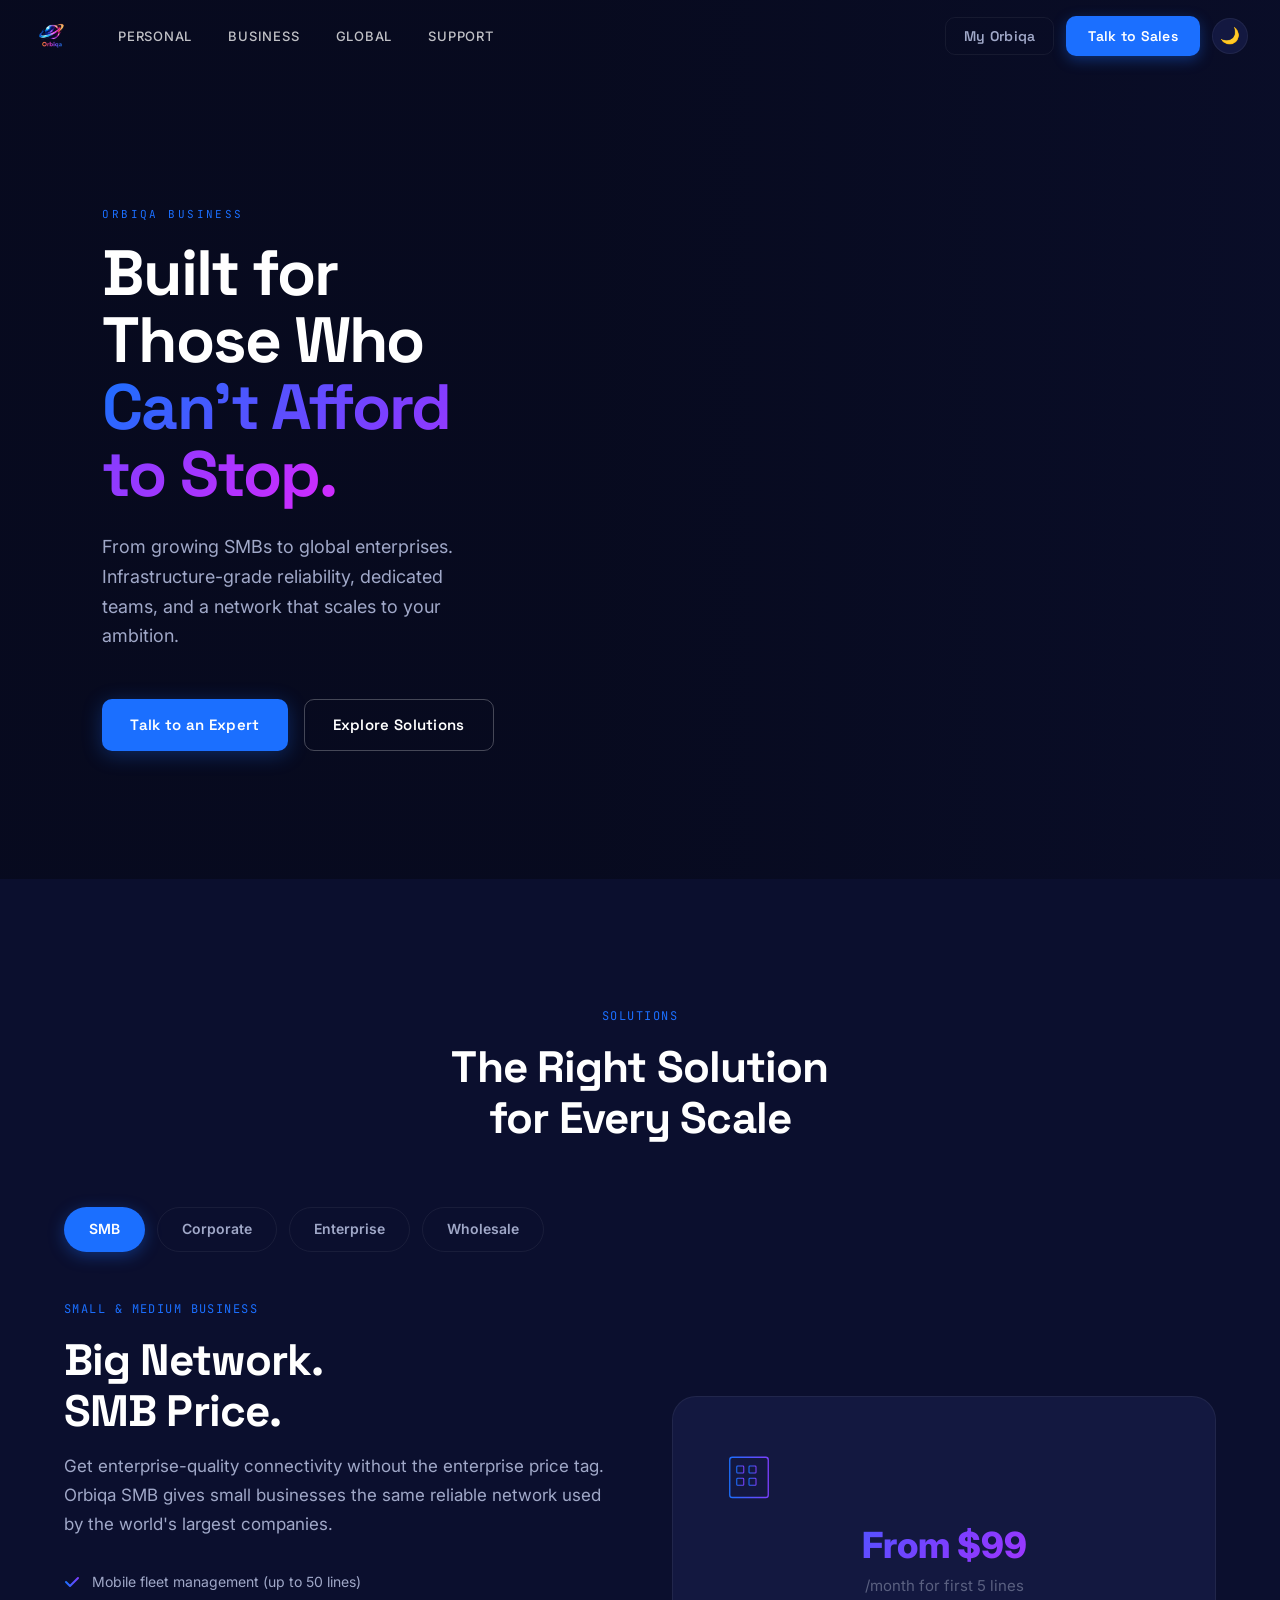
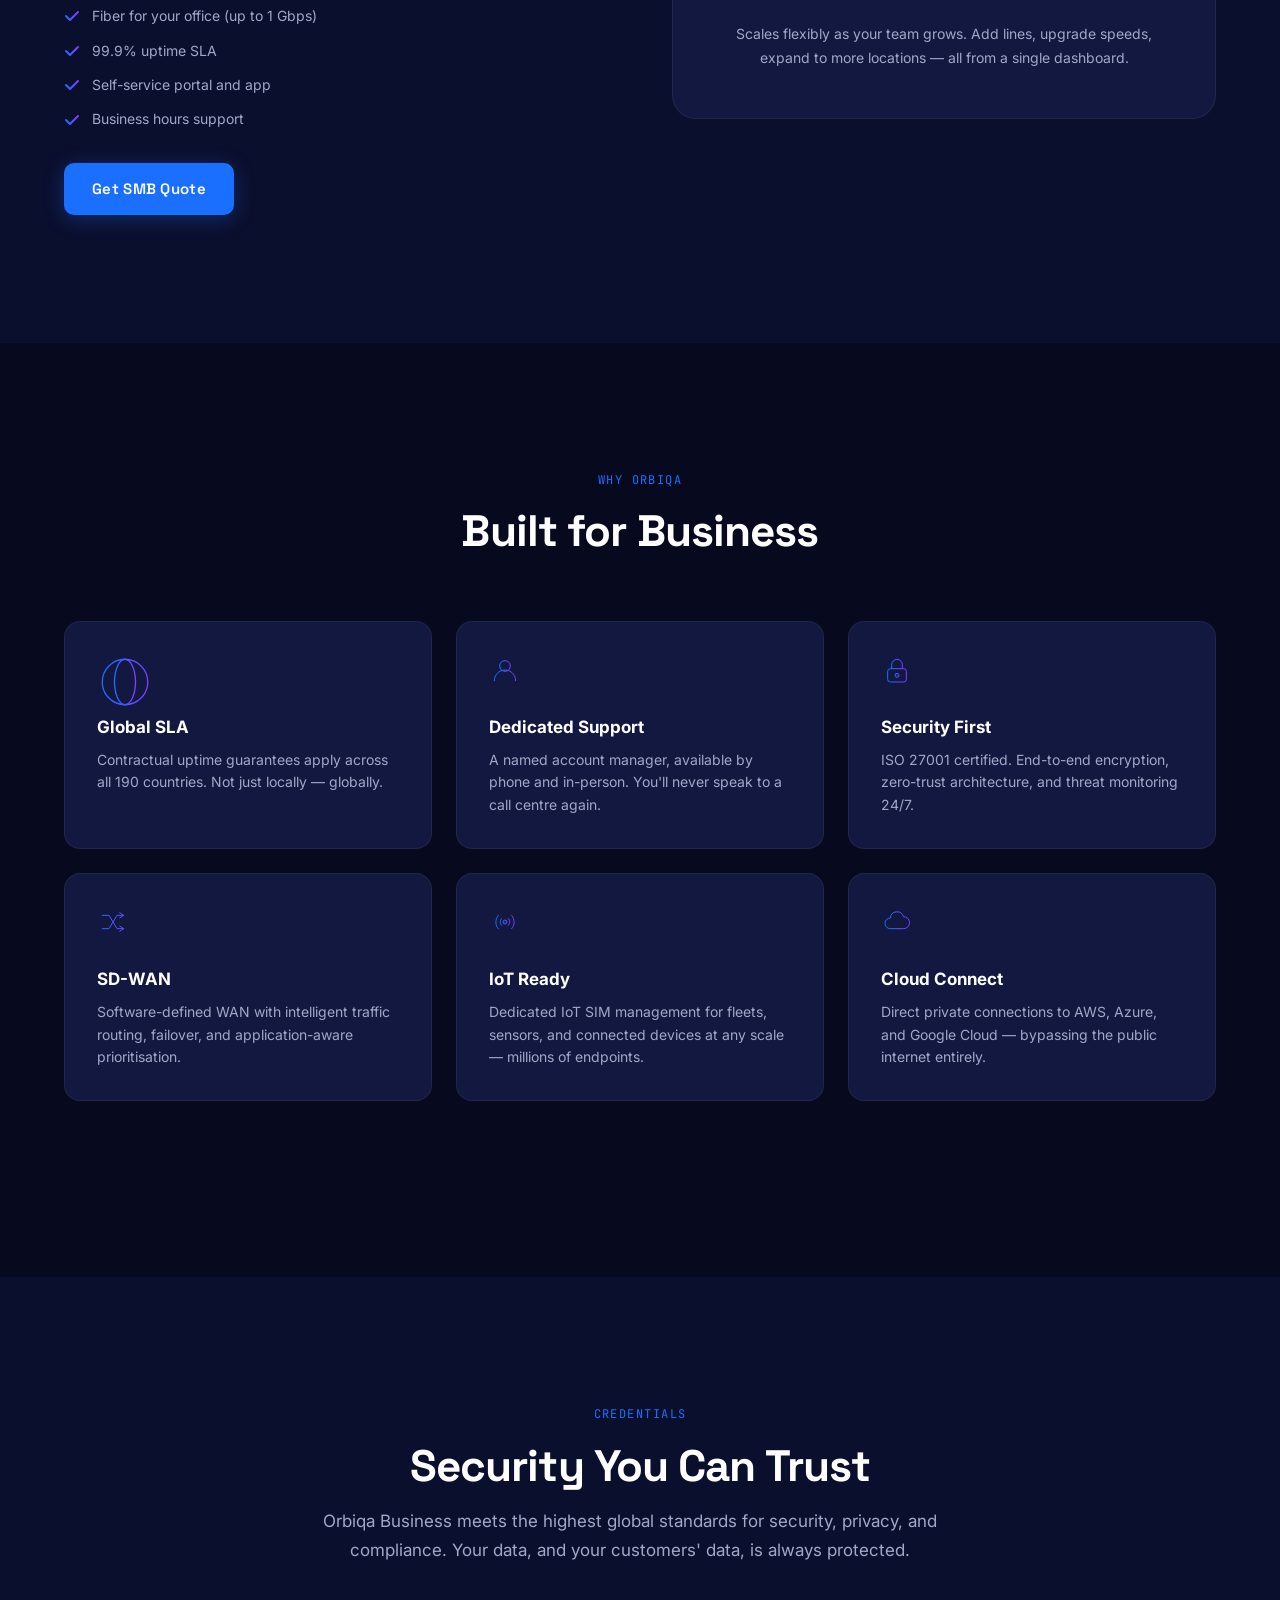
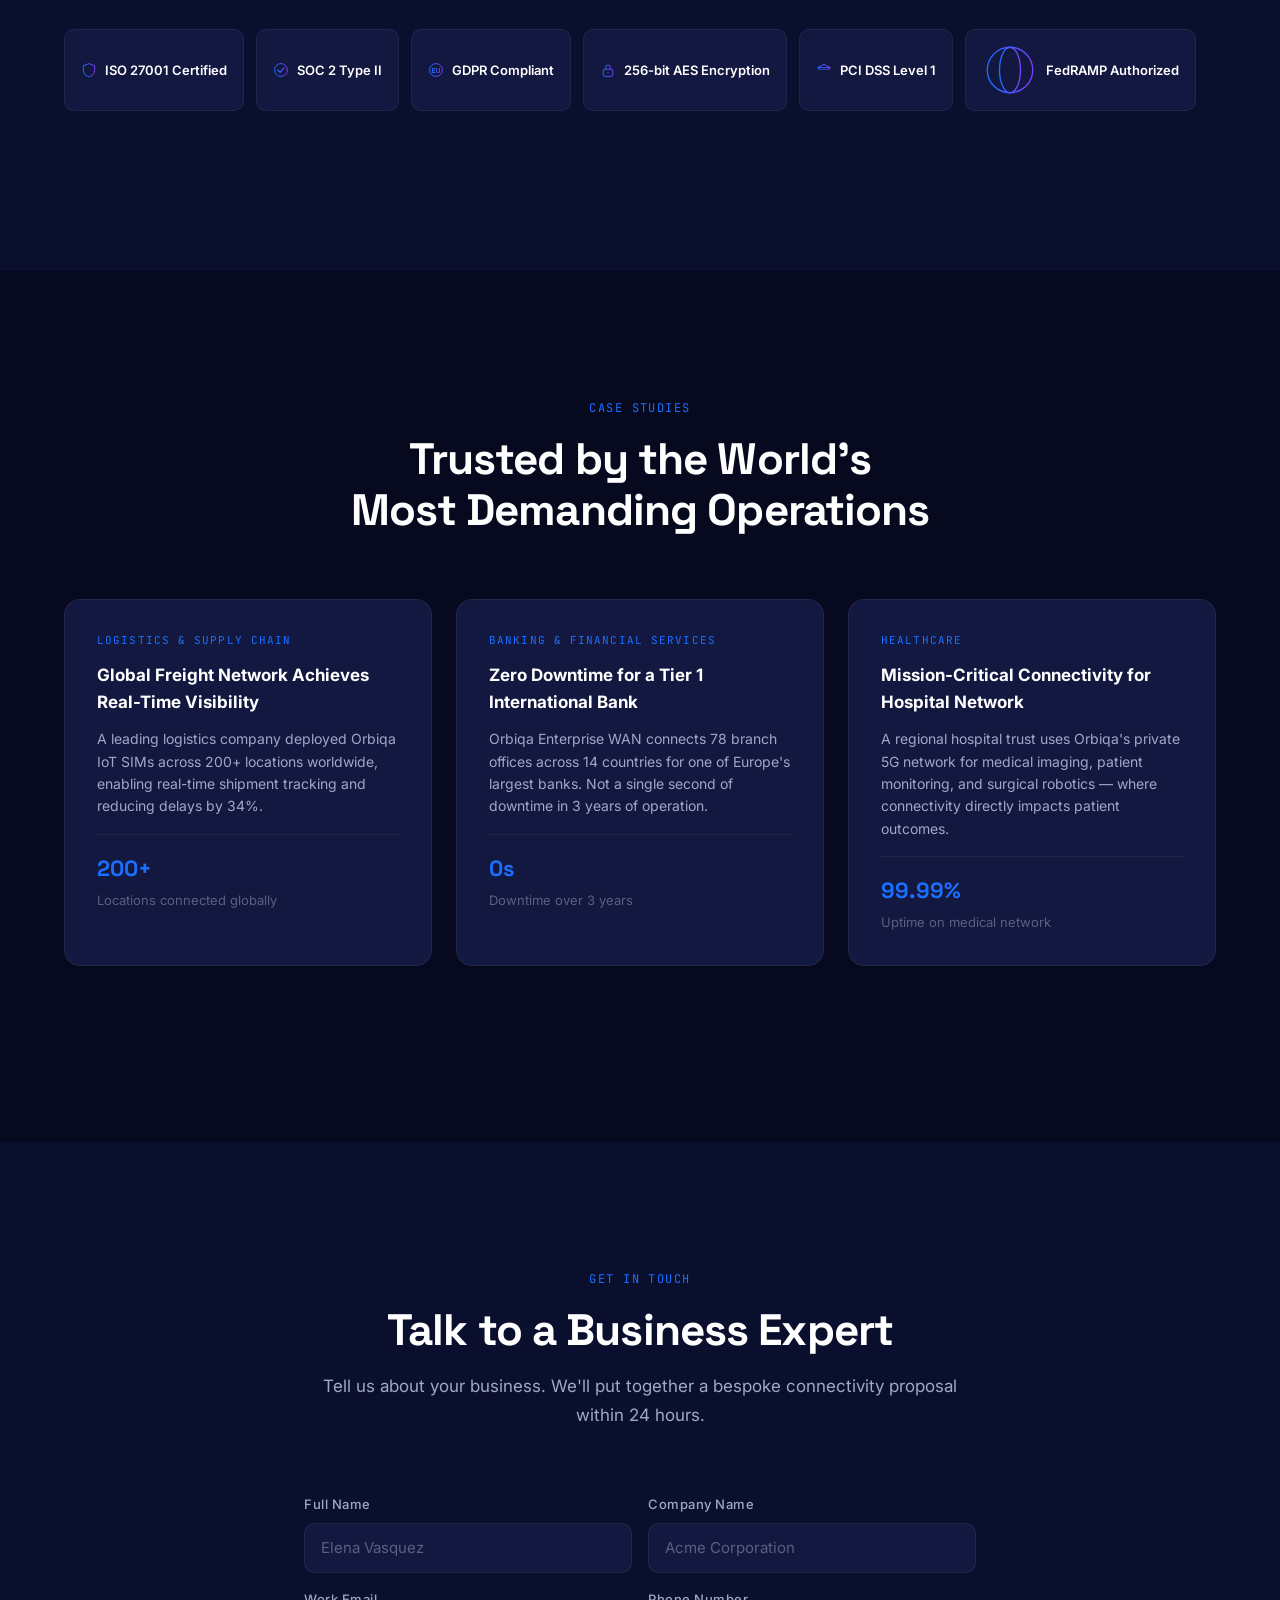
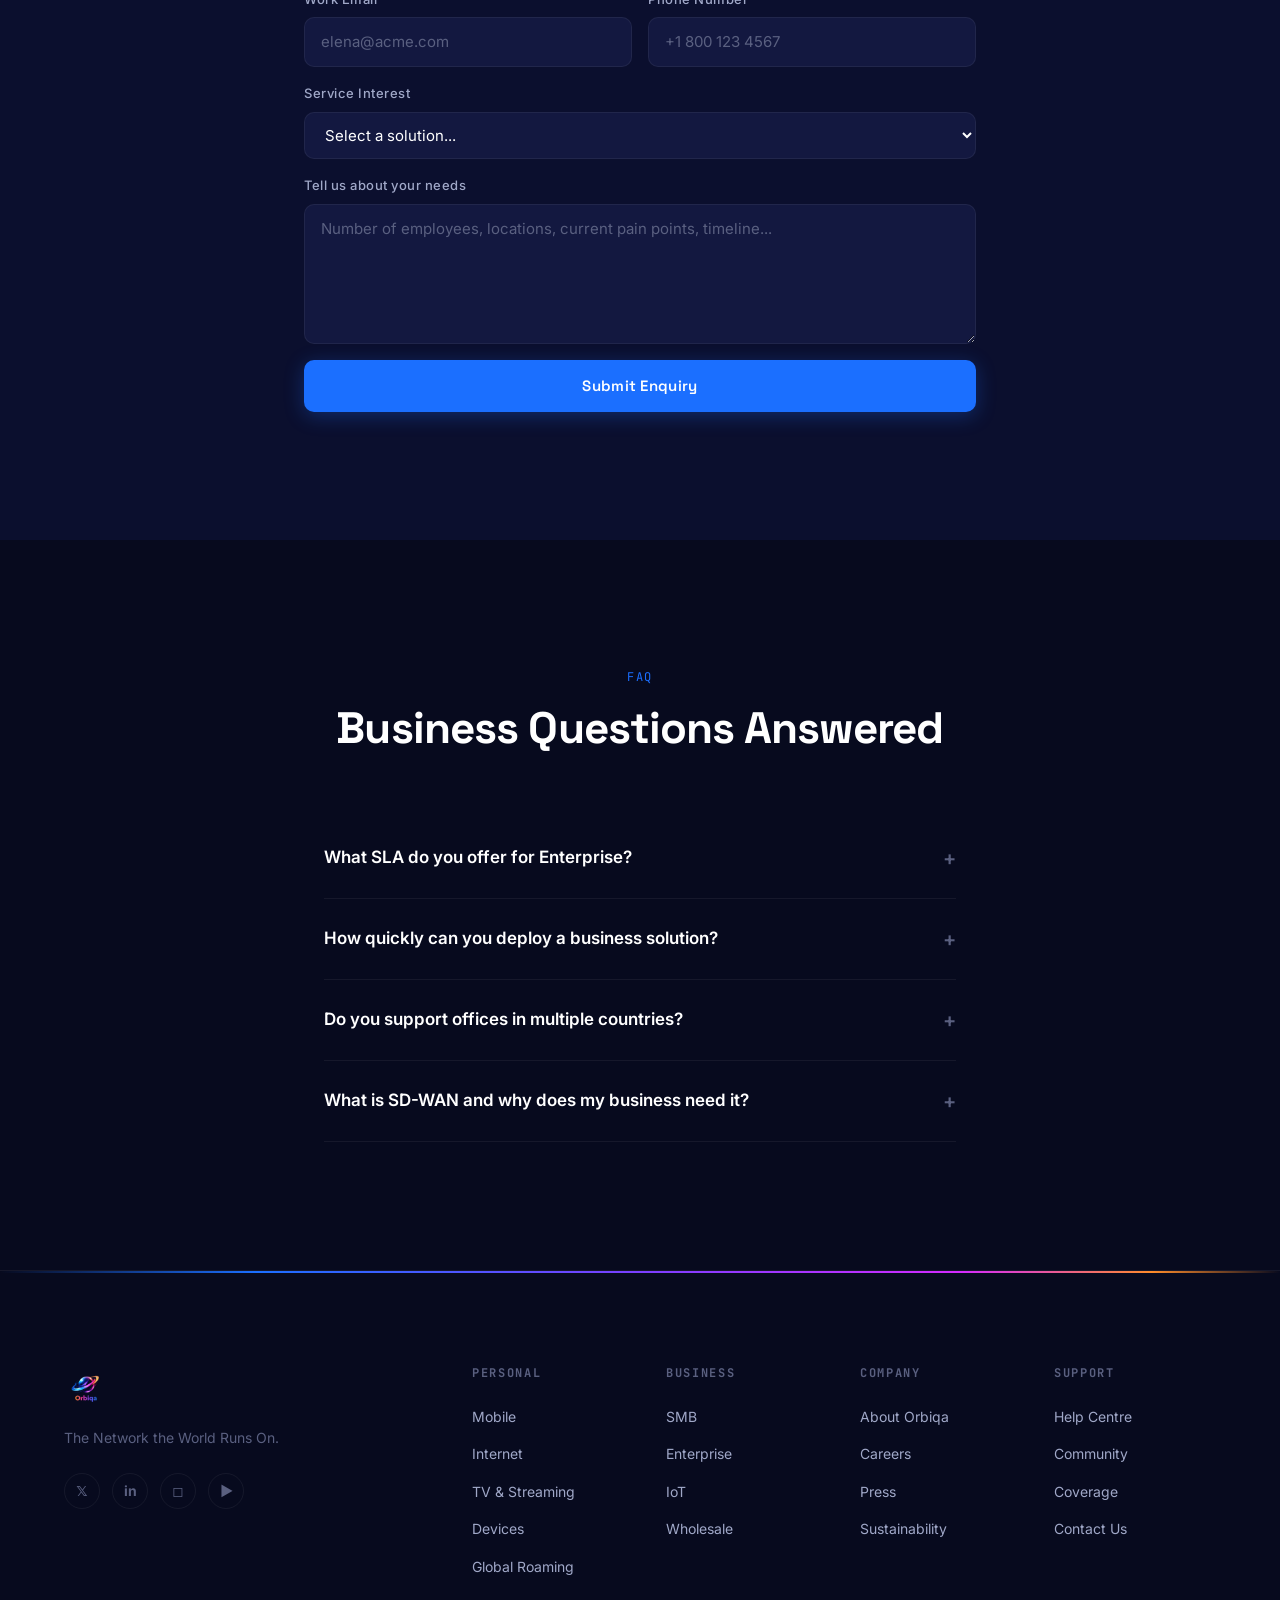
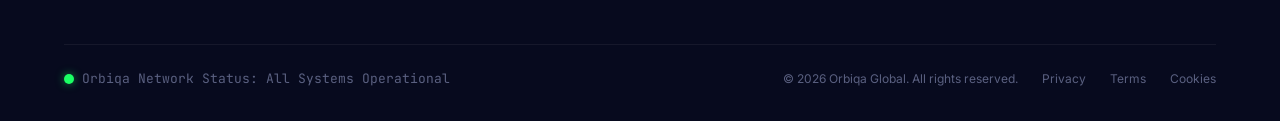
<file: business.html>
<!DOCTYPE html>
<html lang="en">
<head>
  <meta charset="UTF-8">
  <meta name="viewport" content="width=device-width, initial-scale=1.0">
  <title>Orbiqa Business — Enterprise Connectivity Solutions</title>
  <meta name="description" content="Orbiqa Business delivers enterprise-grade connectivity for SMBs to multinationals. SD-WAN, IoT, global WAN, 99.99% SLA, dedicated support.">
  <link rel="icon" type="image/png" href="pictures/logo.png">
  <link rel="preconnect" href="https://fonts.googleapis.com">
  <link rel="preconnect" href="https://fonts.gstatic.com" crossorigin>
  <link href="https://fonts.googleapis.com/css2?family=Space+Grotesk:wght@300;400;500;600;700;800&family=Inter:wght@300;400;500;600&family=JetBrains+Mono:wght@400;500;600&display=swap" rel="stylesheet">
  <link rel="stylesheet" href="css/style.css">
</head>
<body>

<svg style="position:absolute;width:0;height:0;overflow:hidden" aria-hidden="true">
  <defs>
    <linearGradient id="brandGrad" x1="0%" y1="0%" x2="100%" y2="100%"><stop offset="0%" stop-color="#1B6FFF"/><stop offset="100%" stop-color="#7B3FFF"/></linearGradient>
    <linearGradient id="brandGradH" x1="0%" y1="0%" x2="100%" y2="0%"><stop offset="0%" stop-color="#1B6FFF"/><stop offset="100%" stop-color="#7B3FFF"/></linearGradient>
    <linearGradient id="arcGradient" x1="0%" y1="0%" x2="100%" y2="0%"><stop offset="0%" stop-color="#1B6FFF"/><stop offset="100%" stop-color="#7B3FFF"/></linearGradient>
  </defs>
</svg>

<nav class="nav" id="mainNav">
  <div class="nav-container">
    <a href="index.html" class="nav-logo"><img src="pictures/logo.png" alt="Orbiqa" class="nav-logo-img"></a>
    <div class="nav-links">
      <div class="nav-item has-dropdown"><a href="#" class="nav-link">Personal</a><div class="nav-dropdown"><a href="mobile.html">Mobile</a><a href="internet.html">Internet</a><a href="tv.html">TV &amp; Streaming</a><a href="sport.html">Orbiqa Sport</a><a href="devices.html">Devices</a><a href="bundles.html">Bundles</a><a href="roaming.html">Global Roaming</a></div></div>
      <div class="nav-item has-dropdown"><a href="#" class="nav-link">Business</a><div class="nav-dropdown"><a href="business.html#smb">SMB</a><a href="business.html#enterprise">Enterprise</a><a href="business.html#wholesale">Wholesale</a><a href="business.html#iot">IoT</a></div></div>
      <div class="nav-item has-dropdown"><a href="#" class="nav-link">Global</a><div class="nav-dropdown"><a href="coverage.html">Coverage Map</a><a href="roaming.html">Roaming</a><a href="about.html">Orbiqa Worldwide</a><a href="sponsorships.html">Sponsorships</a></div></div>
      <div class="nav-item"><a href="support.html" class="nav-link">Support</a></div>
    </div>
    <div class="nav-actions">
      <a href="#" class="btn btn-ghost-sm">My Orbiqa</a>
      <a href="#contact" class="btn btn-primary-sm">Talk to Sales</a>
      <button class="theme-toggle" id="themeToggle" aria-label="Toggle theme"><svg viewBox="0 0 24 24" fill="none" stroke="currentColor" stroke-width="2" stroke-linecap="round" width="18" height="18"><path d="M21 12.79A9 9 0 1111.21 3 7 7 0 0021 12.79z"/></svg></button>
      <button class="nav-hamburger" id="navHamburger" aria-label="Open menu"><span></span><span></span><span></span></button>
    </div>
  </div>
</nav>
<div class="nav-overlay" id="navOverlay">
  <div class="nav-overlay-content">
    <button class="nav-close" id="navClose">&times;</button>
    <div class="nav-overlay-arc"></div>
    <nav class="nav-overlay-links"><a href="mobile.html">Mobile</a><a href="internet.html">Internet</a><a href="tv.html">TV &amp; Streaming</a><a href="sport.html">Orbiqa Sport</a><a href="devices.html">Devices</a><a href="bundles.html">Bundles</a><a href="roaming.html">Global Roaming</a><a href="business.html">Business</a><a href="coverage.html">Coverage</a><a href="about.html">About Orbiqa</a><a href="sponsorships.html">Sponsorships</a><a href="support.html">Support</a></nav>
    <div class="nav-overlay-actions"><a href="#" class="btn btn-ghost">My Orbiqa</a><a href="#contact" class="btn btn-primary">Talk to Sales</a></div>
  </div>
</div>

<!-- HERO -->
<section class="page-hero">
  <div class="page-hero-bg" style="background-image:url('https://images.unsplash.com/photo-1486325212027-8081e485255e?auto=format&fit=crop&w=1600&q=80')"></div>
  <div class="page-hero-overlay"></div>
  <div class="page-hero-content">
    <span class="eyebrow">ORBIQA BUSINESS</span>
    <h1 class="page-hero-title">Built for Those Who<br><span class="gradient-text">Can't Afford to Stop.</span></h1>
    <p class="page-hero-sub">From growing SMBs to global enterprises. Infrastructure-grade reliability, dedicated teams, and a network that scales to your ambition.</p>
    <div class="page-hero-actions">
      <a href="#contact" class="btn btn-primary btn-signal">Talk to an Expert</a>
      <a href="#tiers" class="btn btn-ghost">Explore Solutions</a>
    </div>
  </div>
</section>

<!-- TIER TABS -->
<section class="inner-section" id="tiers">
  <div class="container">
    <div class="section-header reveal">
      <span class="section-eyebrow">SOLUTIONS</span>
      <h2 class="section-title-lg">The Right Solution<br>for Every Scale</h2>
    </div>
    <div class="tier-tabs reveal">
      <button class="tier-tab active" data-tier="smb" id="smb">SMB</button>
      <button class="tier-tab" data-tier="corporate">Corporate</button>
      <button class="tier-tab" data-tier="enterprise" id="enterprise">Enterprise</button>
      <button class="tier-tab" data-tier="wholesale" id="wholesale">Wholesale</button>
    </div>

    <div class="tier-content active" id="tier-smb">
      <div class="reveal">
        <span class="section-eyebrow">SMALL &amp; MEDIUM BUSINESS</span>
        <h3 class="section-title-lg">Big Network.<br>SMB Price.</h3>
        <p class="section-body-lg">Get enterprise-quality connectivity without the enterprise price tag. Orbiqa SMB gives small businesses the same reliable network used by the world's largest companies.</p>
        <ul class="plan-features" style="margin-bottom:2rem">
          <li><svg class="check-icon" viewBox="0 0 16 16" fill="none"><polyline points="2,8 6,12 14,4" stroke="url(#brandGradH)" stroke-width="2" stroke-linecap="round" stroke-linejoin="round"/></svg>Mobile fleet management (up to 50 lines)</li>
          <li><svg class="check-icon" viewBox="0 0 16 16" fill="none"><polyline points="2,8 6,12 14,4" stroke="url(#brandGradH)" stroke-width="2" stroke-linecap="round" stroke-linejoin="round"/></svg>Fiber for your office (up to 1 Gbps)</li>
          <li><svg class="check-icon" viewBox="0 0 16 16" fill="none"><polyline points="2,8 6,12 14,4" stroke="url(#brandGradH)" stroke-width="2" stroke-linecap="round" stroke-linejoin="round"/></svg>99.9% uptime SLA</li>
          <li><svg class="check-icon" viewBox="0 0 16 16" fill="none"><polyline points="2,8 6,12 14,4" stroke="url(#brandGradH)" stroke-width="2" stroke-linecap="round" stroke-linejoin="round"/></svg>Self-service portal and app</li>
          <li><svg class="check-icon" viewBox="0 0 16 16" fill="none"><polyline points="2,8 6,12 14,4" stroke="url(#brandGradH)" stroke-width="2" stroke-linecap="round" stroke-linejoin="round"/></svg>Business hours support</li>
        </ul>
        <a href="#contact" class="btn btn-primary btn-signal">Get SMB Quote</a>
      </div>
      <div class="reveal" data-delay="200" style="background:var(--bg-card);border:1px solid var(--border-subtle);border-radius:var(--radius-lg);padding:3rem;text-align:center">
        <div style="font-size:64px;margin-bottom:1rem"><svg viewBox="0 0 64 64" fill="none" width="56" height="56"><rect x="10" y="14" width="44" height="46" rx="3" stroke="url(#brandGradH)" stroke-width="1.5"/><rect x="18" y="24" width="8" height="8" rx="1" stroke="url(#brandGradH)" stroke-width="1.2"/><rect x="32" y="24" width="8" height="8" rx="1" stroke="url(#brandGradH)" stroke-width="1.2"/><rect x="18" y="38" width="8" height="8" rx="1" stroke="url(#brandGradH)" stroke-width="1.2"/><rect x="32" y="38" width="8" height="8" rx="1" stroke="url(#brandGradH)" stroke-width="1.2"/><line x1="28" y1="60" x2="28" y2="50" stroke="url(#brandGradH)" stroke-width="1.5"/><line x1="36" y1="60" x2="36" y2="50" stroke="url(#brandGradH)" stroke-width="1.5"/></svg></div>
        <div style="font-size:36px;font-weight:800;background:var(--grad-brand);-webkit-background-clip:text;-webkit-text-fill-color:transparent;background-clip:text">From $99</div>
        <div style="font-size:15px;color:var(--text-muted);margin-bottom:1.5rem">/month for first 5 lines</div>
        <div style="font-size:14px;color:var(--text-secondary);line-height:1.7">Scales flexibly as your team grows. Add lines, upgrade speeds, expand to more locations — all from a single dashboard.</div>
      </div>
    </div>

    <div class="tier-content" id="tier-corporate">
      <div class="reveal">
        <span class="section-eyebrow">CORPORATE</span>
        <h3 class="section-title-lg">Multi-Site.<br>One Network.</h3>
        <p class="section-body-lg">Orbiqa Corporate connects all your offices, branches, and remote workers on a single managed network with full visibility and control.</p>
        <ul class="plan-features" style="margin-bottom:2rem">
          <li><svg class="check-icon" viewBox="0 0 16 16" fill="none"><polyline points="2,8 6,12 14,4" stroke="url(#brandGradH)" stroke-width="2" stroke-linecap="round" stroke-linejoin="round"/></svg>Dedicated account manager</li>
          <li><svg class="check-icon" viewBox="0 0 16 16" fill="none"><polyline points="2,8 6,12 14,4" stroke="url(#brandGradH)" stroke-width="2" stroke-linecap="round" stroke-linejoin="round"/></svg>Multi-site fiber connectivity</li>
          <li><svg class="check-icon" viewBox="0 0 16 16" fill="none"><polyline points="2,8 6,12 14,4" stroke="url(#brandGradH)" stroke-width="2" stroke-linecap="round" stroke-linejoin="round"/></svg>SD-WAN with intelligent routing</li>
          <li><svg class="check-icon" viewBox="0 0 16 16" fill="none"><polyline points="2,8 6,12 14,4" stroke="url(#brandGradH)" stroke-width="2" stroke-linecap="round" stroke-linejoin="round"/></svg>99.95% enhanced SLA</li>
          <li><svg class="check-icon" viewBox="0 0 16 16" fill="none"><polyline points="2,8 6,12 14,4" stroke="url(#brandGradH)" stroke-width="2" stroke-linecap="round" stroke-linejoin="round"/></svg>Monthly billing consolidation</li>
        </ul>
        <a href="#contact" class="btn btn-primary btn-signal">Request Corporate Demo</a>
      </div>
      <div class="reveal" data-delay="200" style="background:var(--bg-card);border:1px solid var(--border-subtle);border-radius:var(--radius-lg);padding:3rem;text-align:center">
        <div style="font-size:64px;margin-bottom:1rem"><svg viewBox="0 0 64 64" fill="none" width="56" height="56"><rect x="8" y="10" width="12" height="48" rx="2" stroke="url(#brandGradH)" stroke-width="1.5"/><line x1="20" y1="18" x2="52" y2="18" stroke="url(#brandGradH)" stroke-width="1.5" stroke-linecap="round"/><line x1="20" y1="30" x2="46" y2="30" stroke="url(#brandGradH)" stroke-width="1.5" stroke-linecap="round"/><line x1="20" y1="42" x2="40" y2="42" stroke="url(#brandGradH)" stroke-width="1.5" stroke-linecap="round"/><line x1="44" y1="18" x2="44" y2="58" stroke="url(#brandGradH)" stroke-width="1.5"/><line x1="30" y1="30" x2="44" y2="18" stroke="url(#brandGradH)" stroke-width="1" stroke-dasharray="3,3"/></svg></div>
        <div style="font-size:36px;font-weight:800;background:var(--grad-brand);-webkit-background-clip:text;-webkit-text-fill-color:transparent;background-clip:text">Custom Pricing</div>
        <div style="font-size:15px;color:var(--text-muted);margin-bottom:1.5rem">Based on sites &amp; team size</div>
        <div style="font-size:14px;color:var(--text-secondary);line-height:1.7">Fully customised to your infrastructure needs. Our team will map your requirements and build a pricing proposal within 24 hours.</div>
      </div>
    </div>

    <div class="tier-content" id="tier-enterprise">
      <div class="reveal">
        <span class="section-eyebrow">ENTERPRISE</span>
        <h3 class="section-title-lg">Global WAN.<br>Zero Downtime.</h3>
        <p class="section-body-lg">Orbiqa Enterprise is built for organisations where connectivity is not a utility — it is the product. Custom infrastructure, 24/7 NOC, and a 99.99% uptime commitment.</p>
        <ul class="plan-features" style="margin-bottom:2rem">
          <li><svg class="check-icon" viewBox="0 0 16 16" fill="none"><polyline points="2,8 6,12 14,4" stroke="url(#brandGradH)" stroke-width="2" stroke-linecap="round" stroke-linejoin="round"/></svg>Custom network infrastructure design</li>
          <li><svg class="check-icon" viewBox="0 0 16 16" fill="none"><polyline points="2,8 6,12 14,4" stroke="url(#brandGradH)" stroke-width="2" stroke-linecap="round" stroke-linejoin="round"/></svg>Global WAN across 190 countries</li>
          <li><svg class="check-icon" viewBox="0 0 16 16" fill="none"><polyline points="2,8 6,12 14,4" stroke="url(#brandGradH)" stroke-width="2" stroke-linecap="round" stroke-linejoin="round"/></svg>99.99% SLA with financial penalties</li>
          <li><svg class="check-icon" viewBox="0 0 16 16" fill="none"><polyline points="2,8 6,12 14,4" stroke="url(#brandGradH)" stroke-width="2" stroke-linecap="round" stroke-linejoin="round"/></svg>24/7 Network Operations Centre</li>
          <li><svg class="check-icon" viewBox="0 0 16 16" fill="none"><polyline points="2,8 6,12 14,4" stroke="url(#brandGradH)" stroke-width="2" stroke-linecap="round" stroke-linejoin="round"/></svg>On-site engineering support</li>
        </ul>
        <a href="#contact" class="btn btn-primary btn-signal">Talk to Enterprise Sales</a>
      </div>
      <div class="reveal" data-delay="200" style="background:linear-gradient(135deg,rgba(27,111,255,0.08),rgba(123,63,255,0.08));border:1px solid var(--border-active);border-radius:var(--radius-lg);padding:3rem;text-align:center">
        <div style="font-size:64px;margin-bottom:1rem"><svg viewBox="0 0 64 64" fill="none" width="56" height="56"><circle cx="32" cy="32" r="26" stroke="url(#brandGradH)" stroke-width="1.5"/><ellipse cx="32" cy="32" rx="12" ry="26" stroke="url(#brandGradH)" stroke-width="1.5"/><line x1="6" y1="32" x2="58" y2="32" stroke="url(#brandGradH)" stroke-width="1.5"/><line x1="10" y1="18" x2="54" y2="18" stroke="url(#brandGradH)" stroke-width="1"/><line x1="10" y1="46" x2="54" y2="46" stroke="url(#brandGradH)" stroke-width="1"/></svg></div>
        <div style="font-size:36px;font-weight:800;background:var(--grad-brand);-webkit-background-clip:text;-webkit-text-fill-color:transparent;background-clip:text">99.99%</div>
        <div style="font-size:15px;color:var(--text-muted);margin-bottom:1.5rem">Guaranteed uptime SLA</div>
        <div style="font-size:14px;color:var(--text-secondary);line-height:1.7">Our enterprise SLA includes financial remedies for downtime. We put our money where our uptime is.</div>
      </div>
    </div>

    <div class="tier-content" id="tier-wholesale">
      <div class="reveal">
        <span class="section-eyebrow">WHOLESALE</span>
        <h3 class="section-title-lg">Network as a Service.<br>Your Brand.</h3>
        <p class="section-body-lg">Access Orbiqa's global infrastructure to power your own products. White-label mobile services, carrier interconnect, and API-driven network control.</p>
        <ul class="plan-features" style="margin-bottom:2rem">
          <li><svg class="check-icon" viewBox="0 0 16 16" fill="none"><polyline points="2,8 6,12 14,4" stroke="url(#brandGradH)" stroke-width="2" stroke-linecap="round" stroke-linejoin="round"/></svg>Network-as-a-Service (NaaS)</li>
          <li><svg class="check-icon" viewBox="0 0 16 16" fill="none"><polyline points="2,8 6,12 14,4" stroke="url(#brandGradH)" stroke-width="2" stroke-linecap="round" stroke-linejoin="round"/></svg>Full white-label capabilities</li>
          <li><svg class="check-icon" viewBox="0 0 16 16" fill="none"><polyline points="2,8 6,12 14,4" stroke="url(#brandGradH)" stroke-width="2" stroke-linecap="round" stroke-linejoin="round"/></svg>Carrier-grade interconnect (BGP/MPLS)</li>
          <li><svg class="check-icon" viewBox="0 0 16 16" fill="none"><polyline points="2,8 6,12 14,4" stroke="url(#brandGradH)" stroke-width="2" stroke-linecap="round" stroke-linejoin="round"/></svg>REST API for programmatic control</li>
          <li><svg class="check-icon" viewBox="0 0 16 16" fill="none"><polyline points="2,8 6,12 14,4" stroke="url(#brandGradH)" stroke-width="2" stroke-linecap="round" stroke-linejoin="round"/></svg>MVNO enablement</li>
        </ul>
        <a href="#contact" class="btn btn-primary btn-signal">Wholesale Enquiry</a>
      </div>
      <div class="reveal" data-delay="200" style="background:var(--bg-card);border:1px solid var(--border-subtle);border-radius:var(--radius-lg);padding:3rem;text-align:center">
        <div style="font-size:64px;margin-bottom:1rem"><svg viewBox="0 0 64 64" fill="none" width="56" height="56"><rect x="24" y="8" width="16" height="20" rx="2" stroke="url(#brandGradH)" stroke-width="1.5"/><line x1="29" y1="8" x2="29" y2="4" stroke="url(#brandGradH)" stroke-width="2" stroke-linecap="round"/><line x1="35" y1="8" x2="35" y2="4" stroke="url(#brandGradH)" stroke-width="2" stroke-linecap="round"/><path d="M24 22h16v6a8 8 0 01-16 0v-6z" stroke="url(#brandGradH)" stroke-width="1.5"/><line x1="32" y1="36" x2="32" y2="56" stroke="url(#brandGradH)" stroke-width="1.5" stroke-linecap="round"/></svg></div>
        <div style="font-size:36px;font-weight:800;background:var(--grad-brand);-webkit-background-clip:text;-webkit-text-fill-color:transparent;background-clip:text">API-First</div>
        <div style="font-size:15px;color:var(--text-muted);margin-bottom:1.5rem">Programmable infrastructure</div>
        <div style="font-size:14px;color:var(--text-secondary);line-height:1.7">Build your telecom product on top of Orbiqa's infrastructure. Full API access to provisioning, billing, and network management.</div>
      </div>
    </div>
  </div>
</section>

<!-- WHY ORBIQA BUSINESS -->
<section class="inner-section inner-section-dark">
  <div class="container">
    <div class="section-header reveal">
      <span class="section-eyebrow">WHY ORBIQA</span>
      <h2 class="section-title-lg">Built for Business</h2>
    </div>
    <div class="feature-grid">
      <div class="feature-box reveal" data-delay="0"><div class="feature-box-icon"><svg viewBox="0 0 64 64" fill="none" width="56" height="56"><circle cx="32" cy="32" r="26" stroke="url(#brandGradH)" stroke-width="1.5"/><ellipse cx="32" cy="32" rx="12" ry="26" stroke="url(#brandGradH)" stroke-width="1.5"/><line x1="6" y1="32" x2="58" y2="32" stroke="url(#brandGradH)" stroke-width="1.5"/><line x1="10" y1="18" x2="54" y2="18" stroke="url(#brandGradH)" stroke-width="1"/><line x1="10" y1="46" x2="54" y2="46" stroke="url(#brandGradH)" stroke-width="1"/></svg></div><div class="feature-box-title">Global SLA</div><div class="feature-box-desc">Contractual uptime guarantees apply across all 190 countries. Not just locally — globally.</div></div>
      <div class="feature-box reveal" data-delay="60"><div class="feature-box-icon"><svg viewBox="0 0 48 48" fill="none" width="32" height="32"><circle cx="24" cy="18" r="8" stroke="url(#brandGradH)" stroke-width="1.5"/><path d="M8 40c0-8.8 7.2-16 16-16s16 7.2 16 16" stroke="url(#brandGradH)" stroke-width="1.5" stroke-linecap="round"/></svg></div><div class="feature-box-title">Dedicated Support</div><div class="feature-box-desc">A named account manager, available by phone and in-person. You'll never speak to a call centre again.</div></div>
      <div class="feature-box reveal" data-delay="120"><div class="feature-box-icon"><svg viewBox="0 0 48 48" fill="none" width="32" height="32"><rect x="10" y="22" width="28" height="20" rx="4" stroke="url(#brandGradH)" stroke-width="1.5"/><path d="M16 22v-6a8 8 0 0116 0v6" stroke="url(#brandGradH)" stroke-width="1.5" stroke-linecap="round"/><circle cx="24" cy="32" r="3" fill="rgba(27,111,255,0.2)" stroke="url(#brandGradH)" stroke-width="1.5"/></svg></div><div class="feature-box-title">Security First</div><div class="feature-box-desc">ISO 27001 certified. End-to-end encryption, zero-trust architecture, and threat monitoring 24/7.</div></div>
      <div class="feature-box reveal" data-delay="0"><div class="feature-box-icon"><svg viewBox="0 0 48 48" fill="none" width="32" height="32"><path d="M8 14h10l12 20h10" stroke="url(#brandGradH)" stroke-width="1.5" stroke-linecap="round"/><path d="M8 34h10l12-20h10" stroke="url(#brandGradH)" stroke-width="1.5" stroke-linecap="round"/><polyline points="34,10 40,14 34,18" stroke="url(#brandGradH)" stroke-width="1.5" stroke-linecap="round" stroke-linejoin="round"/><polyline points="34,30 40,34 34,38" stroke="url(#brandGradH)" stroke-width="1.5" stroke-linecap="round" stroke-linejoin="round"/></svg></div><div class="feature-box-title">SD-WAN</div><div class="feature-box-desc">Software-defined WAN with intelligent traffic routing, failover, and application-aware prioritisation.</div></div>
      <div class="feature-box reveal" data-delay="60"><div class="feature-box-icon"><svg viewBox="0 0 48 48" fill="none" width="32" height="32"><path d="M14 34c-5-5-5-14 0-20M34 34c5-5 5-14 0-20" stroke="url(#brandGradH)" stroke-width="1.5" stroke-linecap="round"/><path d="M19 29c-3-3-3-8 0-10M29 29c3-3 3-8 0-10" stroke="url(#brandGradH)" stroke-width="1.5" stroke-linecap="round"/><circle cx="24" cy="24" r="3" fill="rgba(27,111,255,0.2)" stroke="url(#brandGradH)" stroke-width="1.5"/><line x1="24" y1="27" x2="24" y2="42" stroke="url(#brandGradH)" stroke-width="1.5"/></svg></div><div class="feature-box-title">IoT Ready</div><div class="feature-box-desc">Dedicated IoT SIM management for fleets, sensors, and connected devices at any scale — millions of endpoints.</div></div>
      <div class="feature-box reveal" data-delay="120"><div class="feature-box-icon"><svg viewBox="0 0 48 48" fill="none" width="32" height="32"><path d="M14 34a8 8 0 010-16 10 10 0 0119.6-2A8 8 0 0134 34H14z" stroke="url(#brandGradH)" stroke-width="1.5"/></svg></div><div class="feature-box-title">Cloud Connect</div><div class="feature-box-desc">Direct private connections to AWS, Azure, and Google Cloud — bypassing the public internet entirely.</div></div>
    </div>
  </div>
</section>

<!-- SECURITY CREDENTIALS -->
<section class="inner-section">
  <div class="container">
    <div class="section-header reveal">
      <span class="section-eyebrow">CREDENTIALS</span>
      <h2 class="section-title-lg">Security You Can Trust</h2>
      <p class="section-body-lg">Orbiqa Business meets the highest global standards for security, privacy, and compliance. Your data, and your customers' data, is always protected.</p>
    </div>
    <div class="credential-badges reveal">
      <div class="credential-badge"><span class="credential-badge-icon"><svg viewBox="0 0 20 20" fill="none" width="16" height="16"><path d="M10 2l7 2.6v6c0 4-3 6.5-7 8-4-1.5-7-4-7-8V4.6L10 2z" stroke="url(#brandGradH)" stroke-width="1.2"/></svg></span>ISO 27001 Certified</div>
      <div class="credential-badge"><span class="credential-badge-icon"><svg viewBox="0 0 20 20" fill="none" width="16" height="16"><circle cx="10" cy="10" r="8" stroke="url(#brandGradH)" stroke-width="1.2"/><polyline points="6,10 9,13 14,7" stroke="url(#brandGradH)" stroke-width="1.5" stroke-linecap="round" stroke-linejoin="round"/></svg></span>SOC 2 Type II</div>
      <div class="credential-badge"><span class="credential-badge-icon"><svg viewBox="0 0 20 20" fill="none" width="16" height="16"><circle cx="10" cy="10" r="8" stroke="url(#brandGradH)" stroke-width="1.2"/><text x="10" y="14" text-anchor="middle" font-size="8" fill="url(#brandGradH)" font-family="sans-serif">EU</text></svg></span>GDPR Compliant</div>
      <div class="credential-badge"><span class="credential-badge-icon"><svg viewBox="0 0 20 20" fill="none" width="16" height="16"><rect x="4" y="9" width="12" height="9" rx="2" stroke="url(#brandGradH)" stroke-width="1.2"/><path d="M7 9V7a3 3 0 016 0v2" stroke="url(#brandGradH)" stroke-width="1.2" stroke-linecap="round"/><circle cx="10" cy="13.5" r="1.5" fill="rgba(27,111,255,0.3)"/></svg></span>256-bit AES Encryption</div>
      <div class="credential-badge"><span class="credential-badge-icon"><svg viewBox="0 0 20 20" fill="none" width="16" height="16"><path d="M2 7l8-4 8 4" stroke="url(#brandGradH)" stroke-width="1.2" stroke-linecap="round"/><rect x="3" y="7" width="14" height="2" stroke="url(#brandGradH)" stroke-width="1"/><line x1="5" y1="9" x2="5" y2="15" stroke="url(#brandGradH)" stroke-width="1.2" stroke-linecap="round"/><line x1="10" y1="9" x2="10" y2="15" stroke="url(#brandGradH)" stroke-width="1.2" stroke-linecap="round"/><line x1="15" y1="9" x2="15" y2="15" stroke="url(#brandGradH)" stroke-width="1.2" stroke-linecap="round"/><line x1="2" y1="15" x2="18" y2="15" stroke="url(#brandGradH)" stroke-width="1.2" stroke-linecap="round"/></svg></span>PCI DSS Level 1</div>
      <div class="credential-badge"><span class="credential-badge-icon"><svg viewBox="0 0 64 64" fill="none" width="56" height="56"><circle cx="32" cy="32" r="26" stroke="url(#brandGradH)" stroke-width="1.5"/><ellipse cx="32" cy="32" rx="12" ry="26" stroke="url(#brandGradH)" stroke-width="1.5"/><line x1="6" y1="32" x2="58" y2="32" stroke="url(#brandGradH)" stroke-width="1.5"/><line x1="10" y1="18" x2="54" y2="18" stroke="url(#brandGradH)" stroke-width="1"/><line x1="10" y1="46" x2="54" y2="46" stroke="url(#brandGradH)" stroke-width="1"/></svg></span>FedRAMP Authorized</div>
    </div>
  </div>
</section>

<!-- CASE STUDIES -->
<section class="inner-section inner-section-dark">
  <div class="container">
    <div class="section-header reveal">
      <span class="section-eyebrow">CASE STUDIES</span>
      <h2 class="section-title-lg">Trusted by the World's<br>Most Demanding Operations</h2>
    </div>
    <div class="case-studies">
      <div class="case-study reveal" data-delay="0">
        <div class="case-study-tag">Logistics &amp; Supply Chain</div>
        <div class="case-study-title">Global Freight Network Achieves Real-Time Visibility</div>
        <div class="case-study-desc">A leading logistics company deployed Orbiqa IoT SIMs across 200+ locations worldwide, enabling real-time shipment tracking and reducing delays by 34%.</div>
        <div class="case-study-metric"><strong>200+</strong>Locations connected globally</div>
      </div>
      <div class="case-study reveal" data-delay="100">
        <div class="case-study-tag">Banking &amp; Financial Services</div>
        <div class="case-study-title">Zero Downtime for a Tier 1 International Bank</div>
        <div class="case-study-desc">Orbiqa Enterprise WAN connects 78 branch offices across 14 countries for one of Europe's largest banks. Not a single second of downtime in 3 years of operation.</div>
        <div class="case-study-metric"><strong>0s</strong>Downtime over 3 years</div>
      </div>
      <div class="case-study reveal" data-delay="200">
        <div class="case-study-tag">Healthcare</div>
        <div class="case-study-title">Mission-Critical Connectivity for Hospital Network</div>
        <div class="case-study-desc">A regional hospital trust uses Orbiqa's private 5G network for medical imaging, patient monitoring, and surgical robotics — where connectivity directly impacts patient outcomes.</div>
        <div class="case-study-metric"><strong>99.99%</strong>Uptime on medical network</div>
      </div>
    </div>
  </div>
</section>

<!-- CONTACT FORM -->
<section class="inner-section" id="contact">
  <div class="container" style="max-width:800px">
    <div class="section-header reveal">
      <span class="section-eyebrow">GET IN TOUCH</span>
      <h2 class="section-title-lg">Talk to a Business Expert</h2>
      <p class="section-body-lg">Tell us about your business. We'll put together a bespoke connectivity proposal within 24 hours.</p>
    </div>
    <div class="reveal">
      <form class="contact-form contact-form-el">
        <div class="form-row">
          <div class="form-group"><label class="form-label">Full Name</label><input type="text" class="form-input" placeholder="Elena Vasquez" required></div>
          <div class="form-group"><label class="form-label">Company Name</label><input type="text" class="form-input" placeholder="Acme Corporation" required></div>
        </div>
        <div class="form-row">
          <div class="form-group"><label class="form-label">Work Email</label><input type="email" class="form-input" placeholder="elena@acme.com" required></div>
          <div class="form-group"><label class="form-label">Phone Number</label><input type="tel" class="form-input" placeholder="+1 800 123 4567"></div>
        </div>
        <div class="form-group">
          <label class="form-label">Service Interest</label>
          <select class="form-select">
            <option value="">Select a solution...</option>
            <option>SMB Connectivity</option>
            <option>Corporate WAN</option>
            <option>Enterprise Infrastructure</option>
            <option>IoT / Connected Devices</option>
            <option>Wholesale / MVNO</option>
            <option>SD-WAN</option>
            <option>Cloud Connect</option>
          </select>
        </div>
        <div class="form-group"><label class="form-label">Tell us about your needs</label><textarea class="form-textarea" placeholder="Number of employees, locations, current pain points, timeline..."></textarea></div>
        <button type="submit" class="btn btn-primary btn-signal" style="width:100%;padding:16px">Submit Enquiry</button>
        <div class="form-success-msg"><svg viewBox="0 0 16 16" fill="none" width="14" height="14" style="display:inline-block;vertical-align:-2px;margin-right:4px"><polyline points="2,8 6,12 14,4" stroke="#00C87A" stroke-width="2" stroke-linecap="round" stroke-linejoin="round"/></svg>Thank you! Our business team will contact you within 24 hours.</div>
      </form>
    </div>
  </div>
</section>

<!-- FAQ -->
<section class="inner-section inner-section-dark">
  <div class="container" style="max-width:760px">
    <div class="section-header reveal">
      <span class="section-eyebrow">FAQ</span>
      <h2 class="section-title-lg">Business Questions Answered</h2>
    </div>
    <div class="faq-list reveal">
      <div class="faq-item">
        <button class="faq-question">What SLA do you offer for Enterprise?<span class="faq-icon">+</span></button>
        <div class="faq-answer"><div class="faq-answer-inner">Enterprise customers receive a contractual 99.99% uptime SLA, which equates to less than 52 minutes of downtime per year. The SLA is backed by financial remedies — if we miss the target, you receive credits on your bill. We've maintained 99.997% uptime on average across our global enterprise network over the past 5 years.</div></div>
      </div>
      <div class="faq-item">
        <button class="faq-question">How quickly can you deploy a business solution?<span class="faq-icon">+</span></button>
        <div class="faq-answer"><div class="faq-answer-inner">SMB solutions can be live within 3–5 business days. Corporate multi-site deployments typically take 2–6 weeks depending on locations. Enterprise infrastructure projects are scoped individually — our fastest global WAN deployment to date covered 40 sites across 12 countries in 6 weeks.</div></div>
      </div>
      <div class="faq-item">
        <button class="faq-question">Do you support offices in multiple countries?<span class="faq-icon">+</span></button>
        <div class="faq-answer"><div class="faq-answer-inner">Yes. Orbiqa Business operates natively in 190 countries. We can provide a single contract, single invoice, and single account management team for global operations — regardless of how many countries you operate in. Our Corporate and Enterprise plans are designed specifically for multi-jurisdiction deployments.</div></div>
      </div>
      <div class="faq-item">
        <button class="faq-question">What is SD-WAN and why does my business need it?<span class="faq-icon">+</span></button>
        <div class="faq-answer"><div class="faq-answer-inner">SD-WAN (Software-Defined Wide Area Network) intelligently routes your business traffic across multiple connection types — fiber, 5G, broadband — choosing the fastest, most reliable path in real time. It improves application performance (especially for cloud apps like Microsoft 365 and Salesforce), reduces costs, and eliminates single points of failure. Orbiqa's SD-WAN includes built-in security, central management, and analytics.</div></div>
      </div>
    </div>
  </div>
</section>

<footer class="footer">
  <div class="footer-spectrum-line"></div>
  <div class="container">
    <div class="footer-top">
      <div class="footer-brand"><a href="index.html"><img src="pictures/logo.png" alt="Orbiqa" class="footer-logo"></a><p class="footer-tagline">The Network the World Runs On.</p><div class="footer-social"><a href="#" class="social-link">𝕏</a><a href="#" class="social-link">in</a><a href="#" class="social-link">◻</a><a href="#" class="social-link">▶</a></div></div>
      <div class="footer-cols">
        <div class="footer-col"><h4>Personal</h4><ul><li><a href="mobile.html">Mobile</a></li><li><a href="internet.html">Internet</a></li><li><a href="tv.html">TV &amp; Streaming</a></li><li><a href="devices.html">Devices</a></li><li><a href="roaming.html">Global Roaming</a></li></ul></div>
        <div class="footer-col"><h4>Business</h4><ul><li><a href="business.html#smb">SMB</a></li><li><a href="business.html#enterprise">Enterprise</a></li><li><a href="business.html#iot">IoT</a></li><li><a href="business.html#wholesale">Wholesale</a></li></ul></div>
        <div class="footer-col"><h4>Company</h4><ul><li><a href="about.html">About Orbiqa</a></li><li><a href="about.html#careers">Careers</a></li><li><a href="about.html#press">Press</a></li><li><a href="about.html#sustainability">Sustainability</a></li></ul></div>
        <div class="footer-col"><h4>Support</h4><ul><li><a href="support.html">Help Centre</a></li><li><a href="support.html#community">Community</a></li><li><a href="coverage.html">Coverage</a></li><li><a href="contact.html">Contact Us</a></li></ul></div>
      </div>
    </div>
    <div class="footer-bottom">
      <div class="footer-status"><span class="status-dot-green"></span><span>Orbiqa Network Status: All Systems Operational</span></div>
      <div class="footer-legal"><span>© 2026 Orbiqa Global. All rights reserved.</span><a href="#">Privacy</a><a href="#">Terms</a><a href="#">Cookies</a></div>
    </div>
  </div>
</footer>

<script src="js/nav.js"></script>
<script>
document.addEventListener('DOMContentLoaded', () => {
  document.querySelectorAll('.btn-signal').forEach(btn => {
    btn.addEventListener('click', function(e) {
      const p = document.createElement('span'); p.className='signal-pulse';
      const r = this.getBoundingClientRect();
      p.style.left=(e.clientX-r.left)+'px'; p.style.top=(e.clientY-r.top)+'px';
      this.appendChild(p); setTimeout(()=>p.remove(),600);
    });
  });
});
</script>
</body>
</html>
</file>
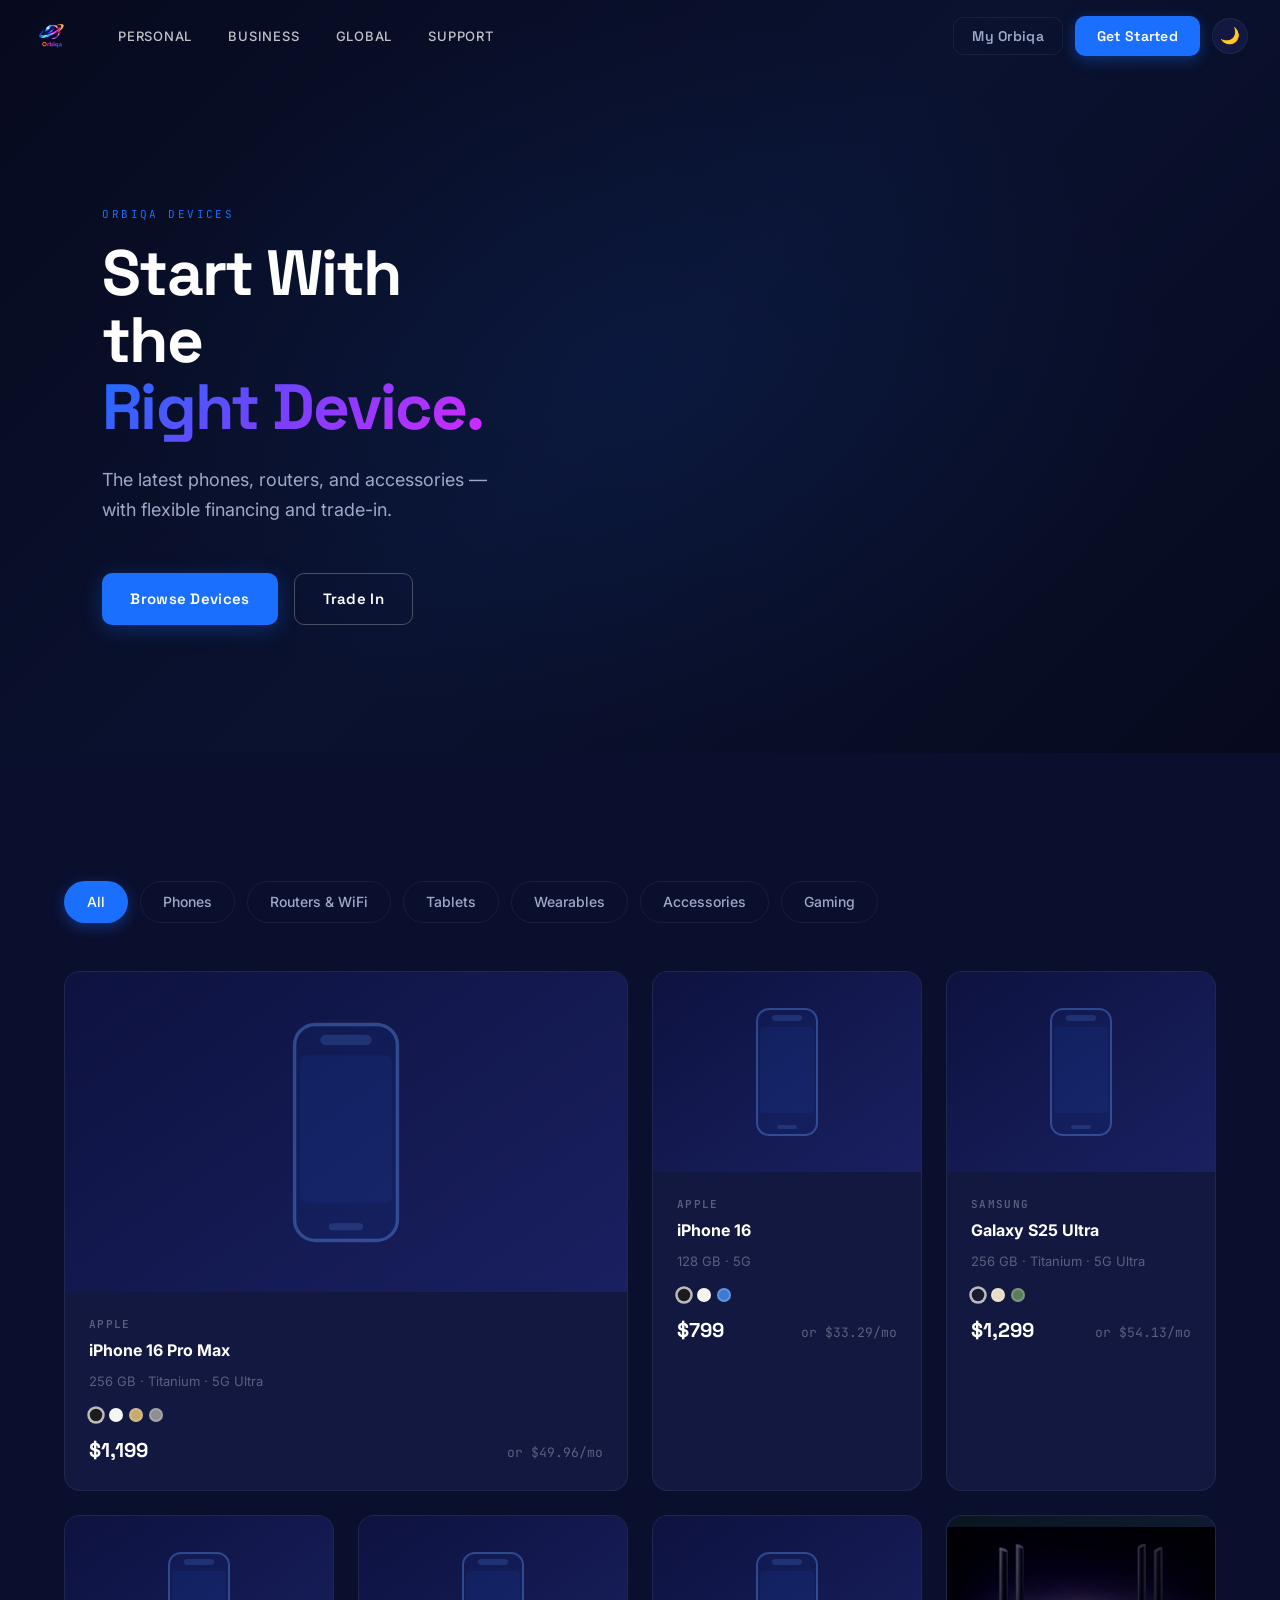
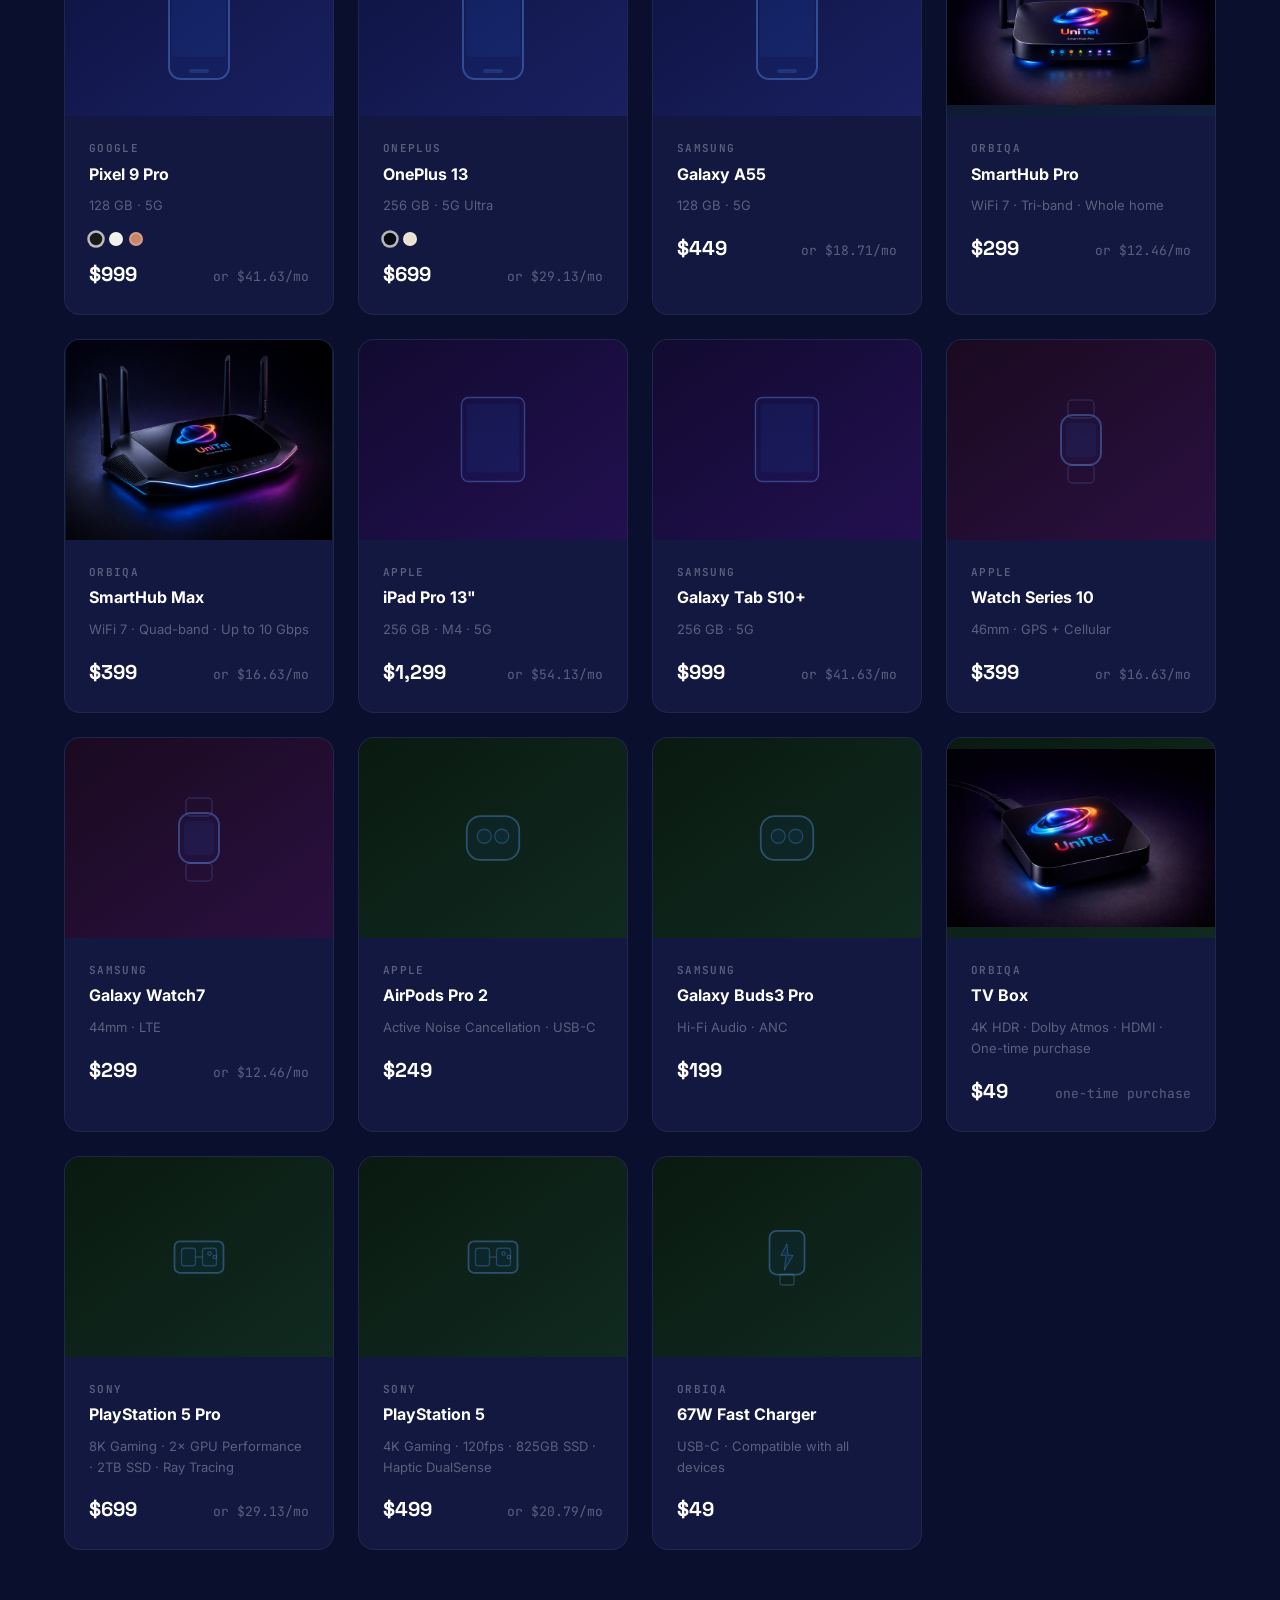
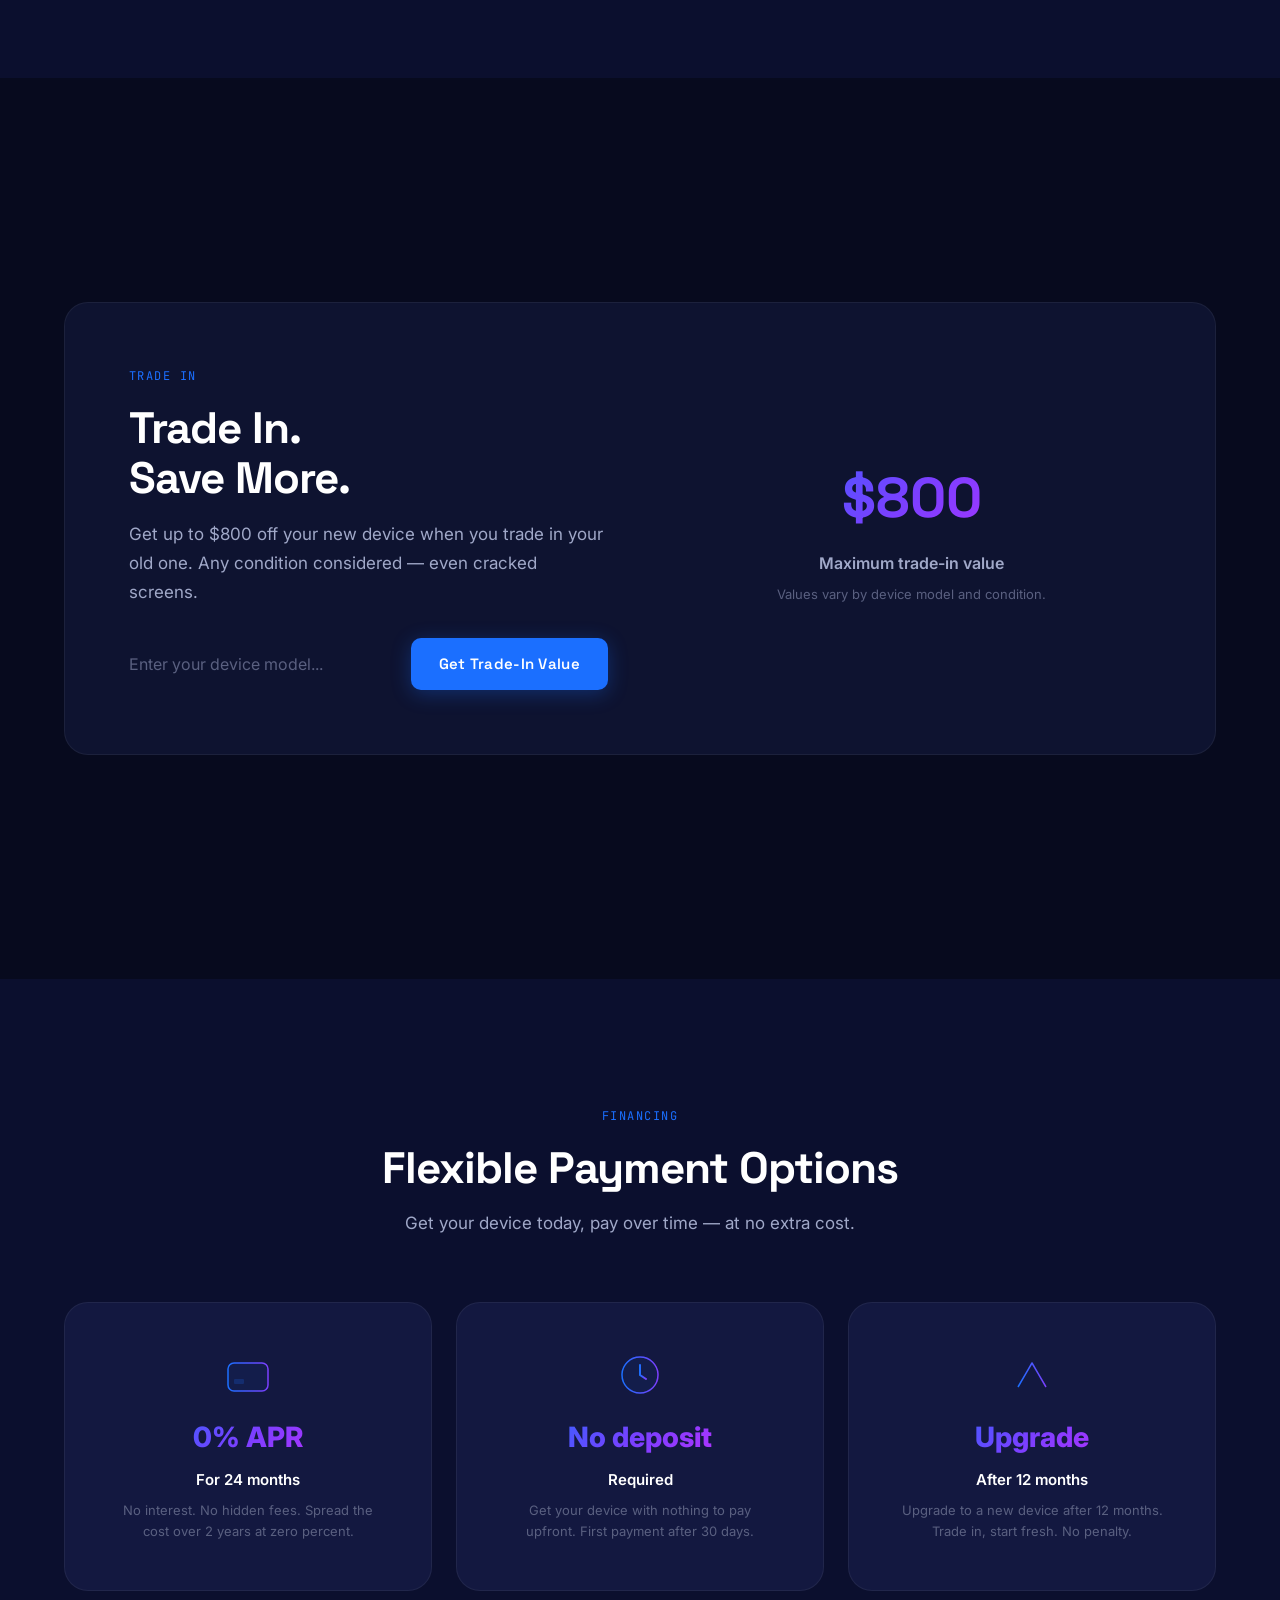
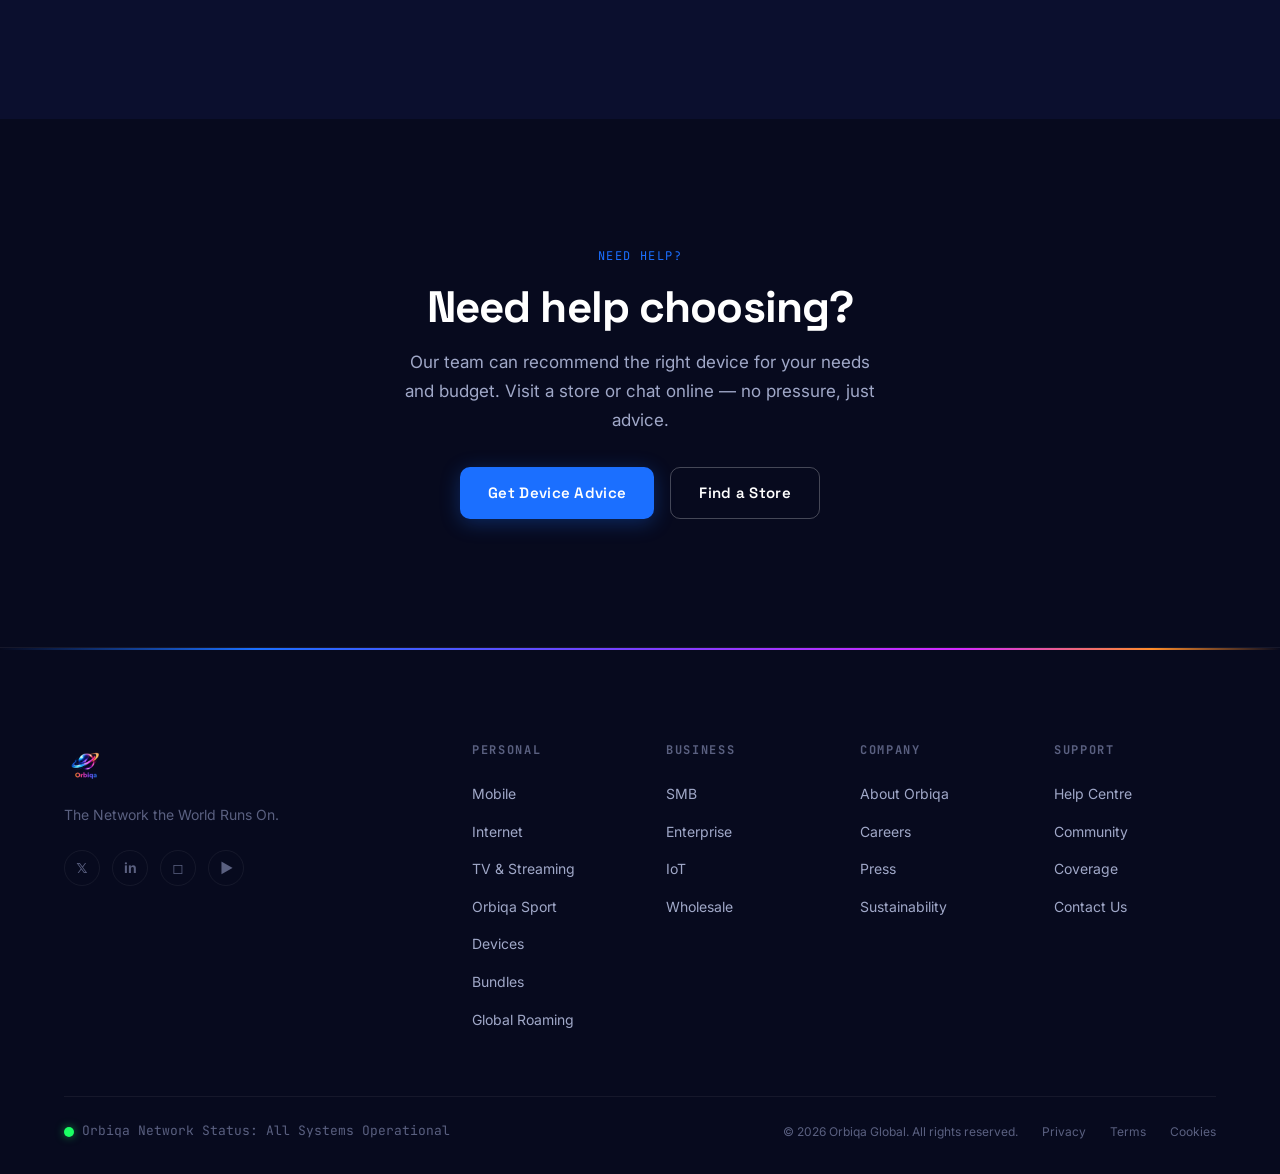
<file: devices.html>
<!DOCTYPE html>
<html lang="en">
<head>
  <meta charset="UTF-8">
  <meta name="viewport" content="width=device-width, initial-scale=1.0">
  <title>Orbiqa Devices — Phones, Routers &amp; Accessories</title>
  <meta name="description" content="Shop the latest smartphones, WiFi routers, tablets, and accessories from Orbiqa. Flexible financing and trade-in available.">
  <link rel="icon" type="image/png" href="pictures/logo.png">
  <link rel="preconnect" href="https://fonts.googleapis.com">
  <link rel="preconnect" href="https://fonts.gstatic.com" crossorigin>
  <link href="https://fonts.googleapis.com/css2?family=Space+Grotesk:wght@300;400;500;600;700;800&family=Inter:wght@300;400;500;600&family=JetBrains+Mono:wght@400;500;600&display=swap" rel="stylesheet">
  <link rel="stylesheet" href="css/style.css">
</head>
<body>

<svg style="position:absolute;width:0;height:0;overflow:hidden" aria-hidden="true">
  <defs>
    <linearGradient id="brandGrad" x1="0%" y1="0%" x2="100%" y2="100%"><stop offset="0%" stop-color="#1B6FFF"/><stop offset="100%" stop-color="#7B3FFF"/></linearGradient>
    <linearGradient id="brandGradH" x1="0%" y1="0%" x2="100%" y2="0%"><stop offset="0%" stop-color="#1B6FFF"/><stop offset="100%" stop-color="#7B3FFF"/></linearGradient>
    <linearGradient id="arcGradient" x1="0%" y1="0%" x2="100%" y2="0%"><stop offset="0%" stop-color="#1B6FFF"/><stop offset="100%" stop-color="#7B3FFF"/></linearGradient>
  </defs>
</svg>

<nav class="nav" id="mainNav">
  <div class="nav-container">
    <a href="index.html" class="nav-logo"><img src="pictures/logo.png" alt="Orbiqa" class="nav-logo-img"></a>
    <div class="nav-links">
      <div class="nav-item has-dropdown"><a href="#" class="nav-link">Personal</a><div class="nav-dropdown"><a href="mobile.html">Mobile</a><a href="internet.html">Internet</a><a href="tv.html">TV &amp; Streaming</a><a href="sport.html">Orbiqa Sport</a><a href="devices.html">Devices</a><a href="bundles.html">Bundles</a><a href="roaming.html">Global Roaming</a></div></div>
      <div class="nav-item has-dropdown"><a href="#" class="nav-link">Business</a><div class="nav-dropdown"><a href="business.html#smb">SMB</a><a href="business.html#enterprise">Enterprise</a><a href="business.html#wholesale">Wholesale</a><a href="business.html#iot">IoT</a></div></div>
      <div class="nav-item has-dropdown"><a href="#" class="nav-link">Global</a><div class="nav-dropdown"><a href="coverage.html">Coverage Map</a><a href="roaming.html">Roaming</a><a href="about.html">Orbiqa Worldwide</a><a href="sponsorships.html">Sponsorships</a></div></div>
      <div class="nav-item"><a href="support.html" class="nav-link">Support</a></div>
    </div>
    <div class="nav-actions">
      <a href="#" class="btn btn-ghost-sm">My Orbiqa</a>
      <a href="mobile.html" class="btn btn-primary-sm">Get Started</a>
      <button class="theme-toggle" id="themeToggle" aria-label="Toggle theme">
        <svg viewBox="0 0 24 24" fill="none" stroke="currentColor" stroke-width="2" stroke-linecap="round" width="18" height="18"><path d="M21 12.79A9 9 0 1111.21 3 7 7 0 0021 12.79z"/></svg>
      </button>
      <button class="nav-hamburger" id="navHamburger" aria-label="Open menu"><span></span><span></span><span></span></button>
    </div>
  </div>
</nav>
<div class="nav-overlay" id="navOverlay">
  <div class="nav-overlay-content">
    <button class="nav-close" id="navClose">&times;</button>
    <div class="nav-overlay-arc"></div>
    <nav class="nav-overlay-links"><a href="mobile.html">Mobile</a><a href="internet.html">Internet</a><a href="tv.html">TV &amp; Streaming</a><a href="sport.html">Orbiqa Sport</a><a href="devices.html">Devices</a><a href="bundles.html">Bundles</a><a href="roaming.html">Global Roaming</a><a href="business.html">Business</a><a href="coverage.html">Coverage</a><a href="about.html">About Orbiqa</a><a href="sponsorships.html">Sponsorships</a><a href="support.html">Support</a></nav>
    <div class="nav-overlay-actions"><a href="#" class="btn btn-ghost">My Orbiqa</a><a href="mobile.html" class="btn btn-primary">Get Started</a></div>
  </div>
</div>

<!-- HERO -->
<section class="page-hero" style="background:linear-gradient(135deg,#070A1E 0%,#0A1230 50%,#070A1E 100%)">
  <div class="page-hero-overlay" style="background:radial-gradient(ellipse 60% 70% at 50% 50%,rgba(27,111,255,0.07) 0%,transparent 70%)"></div>
  <div class="page-hero-content">
    <span class="eyebrow">ORBIQA DEVICES</span>
    <h1 class="page-hero-title">Start With the<br><span class="gradient-text">Right Device.</span></h1>
    <p class="page-hero-sub">The latest phones, routers, and accessories — with flexible financing and trade-in.</p>
    <div class="page-hero-actions">
      <a href="#catalog" class="btn btn-primary btn-signal">Browse Devices</a>
      <a href="#tradein" class="btn btn-ghost">Trade In</a>
    </div>
  </div>
</section>

<!-- DEVICE CATALOG -->
<section class="inner-section" id="catalog">
  <div class="container">

    <!-- Filter Bar -->
    <div class="device-filters reveal">
      <button class="device-filter-btn active" data-filter="all">All</button>
      <button class="device-filter-btn" data-filter="phones">Phones</button>
      <button class="device-filter-btn" data-filter="routers">Routers &amp; WiFi</button>
      <button class="device-filter-btn" data-filter="tablets">Tablets</button>
      <button class="device-filter-btn" data-filter="wearables">Wearables</button>
      <button class="device-filter-btn" data-filter="accessories">Accessories</button>
      <button class="device-filter-btn" data-filter="gaming">Gaming</button>
    </div>

    <!-- Device Grid -->
    <div class="device-grid reveal">

      <!-- iPhone 16 Pro Max — Featured -->
      <div class="device-card device-featured" data-category="phones">
        <div class="device-img device-img-phone">
          <svg class="device-silhouette" viewBox="0 0 70 130" fill="none">
            <rect x="5" y="2" width="60" height="126" rx="12" stroke="rgba(100,160,255,0.4)" stroke-width="2" fill="rgba(27,111,255,0.06)"/>
            <rect x="20" y="8" width="30" height="6" rx="3" fill="rgba(100,160,255,0.2)"/>
            <rect x="8" y="20" width="54" height="86" rx="4" fill="rgba(27,111,255,0.08)"/>
            <rect x="25" y="118" width="20" height="4" rx="2" fill="rgba(100,160,255,0.2)"/>
          </svg>
        </div>
        <div class="device-info">
          <div class="device-brand">Apple</div>
          <div class="device-name">iPhone 16 Pro Max</div>
          <div class="device-spec">256 GB · Titanium · 5G Ultra</div>
          <div class="device-colors">
            <div class="device-color-dot selected" style="background:#1C1C1E" title="Black Titanium"></div>
            <div class="device-color-dot" style="background:#F5F5F0" title="White Titanium"></div>
            <div class="device-color-dot" style="background:#C8A96E" title="Desert Titanium"></div>
            <div class="device-color-dot" style="background:#8E8E93" title="Natural Titanium"></div>
          </div>
          <div class="device-price-row">
            <span class="device-price">$1,199</span>
            <span class="device-monthly">or $49.96/mo</span>
          </div>
        </div>
      </div>

      <!-- iPhone 16 -->
      <div class="device-card" data-category="phones">
        <div class="device-img device-img-phone">
          <svg class="device-silhouette" viewBox="0 0 70 130" fill="none">
            <rect x="5" y="2" width="60" height="126" rx="12" stroke="rgba(100,160,255,0.4)" stroke-width="2" fill="rgba(27,111,255,0.06)"/>
            <rect x="20" y="8" width="30" height="6" rx="3" fill="rgba(100,160,255,0.2)"/>
            <rect x="8" y="20" width="54" height="86" rx="4" fill="rgba(27,111,255,0.08)"/>
            <rect x="25" y="118" width="20" height="4" rx="2" fill="rgba(100,160,255,0.2)"/>
          </svg>
        </div>
        <div class="device-info">
          <div class="device-brand">Apple</div>
          <div class="device-name">iPhone 16</div>
          <div class="device-spec">128 GB · 5G</div>
          <div class="device-colors">
            <div class="device-color-dot selected" style="background:#1C1C1E"></div>
            <div class="device-color-dot" style="background:#F5F5F0"></div>
            <div class="device-color-dot" style="background:#3A7BD5"></div>
          </div>
          <div class="device-price-row">
            <span class="device-price">$799</span>
            <span class="device-monthly">or $33.29/mo</span>
          </div>
        </div>
      </div>

      <!-- Samsung Galaxy S25 Ultra -->
      <div class="device-card" data-category="phones">
        <div class="device-img device-img-phone">
          <svg class="device-silhouette" viewBox="0 0 70 130" fill="none">
            <rect x="5" y="2" width="60" height="126" rx="12" stroke="rgba(100,160,255,0.4)" stroke-width="2" fill="rgba(27,111,255,0.06)"/>
            <rect x="20" y="8" width="30" height="6" rx="3" fill="rgba(100,160,255,0.2)"/>
            <rect x="8" y="20" width="54" height="86" rx="4" fill="rgba(27,111,255,0.08)"/>
            <rect x="25" y="118" width="20" height="4" rx="2" fill="rgba(100,160,255,0.2)"/>
          </svg>
        </div>
        <div class="device-info">
          <div class="device-brand">Samsung</div>
          <div class="device-name">Galaxy S25 Ultra</div>
          <div class="device-spec">256 GB · Titanium · 5G Ultra</div>
          <div class="device-colors">
            <div class="device-color-dot selected" style="background:#1A1A2E"></div>
            <div class="device-color-dot" style="background:#E8DCC8"></div>
            <div class="device-color-dot" style="background:#5B7C5A"></div>
          </div>
          <div class="device-price-row">
            <span class="device-price">$1,299</span>
            <span class="device-monthly">or $54.13/mo</span>
          </div>
        </div>
      </div>

      <!-- Google Pixel 9 Pro -->
      <div class="device-card" data-category="phones">
        <div class="device-img device-img-phone">
          <svg class="device-silhouette" viewBox="0 0 70 130" fill="none">
            <rect x="5" y="2" width="60" height="126" rx="12" stroke="rgba(100,160,255,0.4)" stroke-width="2" fill="rgba(27,111,255,0.06)"/>
            <rect x="20" y="8" width="30" height="6" rx="3" fill="rgba(100,160,255,0.2)"/>
            <rect x="8" y="20" width="54" height="86" rx="4" fill="rgba(27,111,255,0.08)"/>
            <rect x="25" y="118" width="20" height="4" rx="2" fill="rgba(100,160,255,0.2)"/>
          </svg>
        </div>
        <div class="device-info">
          <div class="device-brand">Google</div>
          <div class="device-name">Pixel 9 Pro</div>
          <div class="device-spec">128 GB · 5G</div>
          <div class="device-colors">
            <div class="device-color-dot selected" style="background:#1A1A1A"></div>
            <div class="device-color-dot" style="background:#F2F0EB"></div>
            <div class="device-color-dot" style="background:#C8856A"></div>
          </div>
          <div class="device-price-row">
            <span class="device-price">$999</span>
            <span class="device-monthly">or $41.63/mo</span>
          </div>
        </div>
      </div>

      <!-- OnePlus 13 -->
      <div class="device-card" data-category="phones">
        <div class="device-img device-img-phone">
          <svg class="device-silhouette" viewBox="0 0 70 130" fill="none">
            <rect x="5" y="2" width="60" height="126" rx="12" stroke="rgba(100,160,255,0.4)" stroke-width="2" fill="rgba(27,111,255,0.06)"/>
            <rect x="20" y="8" width="30" height="6" rx="3" fill="rgba(100,160,255,0.2)"/>
            <rect x="8" y="20" width="54" height="86" rx="4" fill="rgba(27,111,255,0.08)"/>
            <rect x="25" y="118" width="20" height="4" rx="2" fill="rgba(100,160,255,0.2)"/>
          </svg>
        </div>
        <div class="device-info">
          <div class="device-brand">OnePlus</div>
          <div class="device-name">OnePlus 13</div>
          <div class="device-spec">256 GB · 5G Ultra</div>
          <div class="device-colors">
            <div class="device-color-dot selected" style="background:#0A0A14"></div>
            <div class="device-color-dot" style="background:#E8E0D0"></div>
          </div>
          <div class="device-price-row">
            <span class="device-price">$699</span>
            <span class="device-monthly">or $29.13/mo</span>
          </div>
        </div>
      </div>

      <!-- Samsung Galaxy A55 -->
      <div class="device-card" data-category="phones">
        <div class="device-img device-img-phone">
          <svg class="device-silhouette" viewBox="0 0 70 130" fill="none">
            <rect x="5" y="2" width="60" height="126" rx="12" stroke="rgba(100,160,255,0.4)" stroke-width="2" fill="rgba(27,111,255,0.06)"/>
            <rect x="20" y="8" width="30" height="6" rx="3" fill="rgba(100,160,255,0.2)"/>
            <rect x="8" y="20" width="54" height="86" rx="4" fill="rgba(27,111,255,0.08)"/>
            <rect x="25" y="118" width="20" height="4" rx="2" fill="rgba(100,160,255,0.2)"/>
          </svg>
        </div>
        <div class="device-info">
          <div class="device-brand">Samsung</div>
          <div class="device-name">Galaxy A55</div>
          <div class="device-spec">128 GB · 5G</div>
          <div class="device-price-row">
            <span class="device-price">$449</span>
            <span class="device-monthly">or $18.71/mo</span>
          </div>
        </div>
      </div>

      <!-- Orbiqa SmartHub Pro -->
      <div class="device-card" data-category="routers">
        <div class="device-img device-img-router">
          <img src="pictures/SmartHub_Pro.png" alt="Orbiqa SmartHub Pro" style="width:100%;height:100%;object-fit:contain">
        </div>
        <div class="device-info">
          <div class="device-brand">Orbiqa</div>
          <div class="device-name">SmartHub Pro</div>
          <div class="device-spec">WiFi 7 · Tri-band · Whole home</div>
          <div class="device-price-row">
            <span class="device-price">$299</span>
            <span class="device-monthly">or $12.46/mo</span>
          </div>
        </div>
      </div>

      <!-- Orbiqa SmartHub Max -->
      <div class="device-card" data-category="routers">
        <div class="device-img device-img-router">
          <img src="pictures/SmartHub_Max.png" alt="Orbiqa SmartHub Max" style="width:100%;height:100%;object-fit:contain">
        </div>
        <div class="device-info">
          <div class="device-brand">Orbiqa</div>
          <div class="device-name">SmartHub Max</div>
          <div class="device-spec">WiFi 7 · Quad-band · Up to 10 Gbps</div>
          <div class="device-price-row">
            <span class="device-price">$399</span>
            <span class="device-monthly">or $16.63/mo</span>
          </div>
        </div>
      </div>


      <!-- iPad Pro 13" -->
      <div class="device-card" data-category="tablets">
        <div class="device-img device-img-tablet">
          <svg class="device-silhouette" viewBox="0 0 100 130" fill="none">
            <rect x="5" y="5" width="90" height="120" rx="10" stroke="rgba(100,160,255,0.4)" stroke-width="2" fill="rgba(27,111,255,0.06)"/>
            <rect x="12" y="14" width="76" height="98" rx="4" fill="rgba(27,111,255,0.08)"/>
          </svg>
        </div>
        <div class="device-info">
          <div class="device-brand">Apple</div>
          <div class="device-name">iPad Pro 13"</div>
          <div class="device-spec">256 GB · M4 · 5G</div>
          <div class="device-price-row">
            <span class="device-price">$1,299</span>
            <span class="device-monthly">or $54.13/mo</span>
          </div>
        </div>
      </div>

      <!-- Samsung Galaxy Tab S10+ -->
      <div class="device-card" data-category="tablets">
        <div class="device-img device-img-tablet">
          <svg class="device-silhouette" viewBox="0 0 100 130" fill="none">
            <rect x="5" y="5" width="90" height="120" rx="10" stroke="rgba(100,160,255,0.4)" stroke-width="2" fill="rgba(27,111,255,0.06)"/>
            <rect x="12" y="14" width="76" height="98" rx="4" fill="rgba(27,111,255,0.08)"/>
          </svg>
        </div>
        <div class="device-info">
          <div class="device-brand">Samsung</div>
          <div class="device-name">Galaxy Tab S10+</div>
          <div class="device-spec">256 GB · 5G</div>
          <div class="device-price-row">
            <span class="device-price">$999</span>
            <span class="device-monthly">or $41.63/mo</span>
          </div>
        </div>
      </div>

      <!-- Apple Watch Series 10 -->
      <div class="device-card" data-category="wearables">
        <div class="device-img device-img-wearable">
          <svg class="device-silhouette" viewBox="0 0 70 90" fill="none">
            <rect x="15" y="20" width="40" height="50" rx="12" stroke="rgba(100,160,255,0.4)" stroke-width="2" fill="rgba(27,111,255,0.06)"/>
            <rect x="20" y="28" width="30" height="34" rx="4" fill="rgba(27,111,255,0.08)"/>
            <rect x="22" y="5" width="26" height="18" rx="4" stroke="rgba(100,160,255,0.2)" stroke-width="1.5" fill="none"/>
            <rect x="22" y="70" width="26" height="18" rx="4" stroke="rgba(100,160,255,0.2)" stroke-width="1.5" fill="none"/>
          </svg>
        </div>
        <div class="device-info">
          <div class="device-brand">Apple</div>
          <div class="device-name">Watch Series 10</div>
          <div class="device-spec">46mm · GPS + Cellular</div>
          <div class="device-price-row">
            <span class="device-price">$399</span>
            <span class="device-monthly">or $16.63/mo</span>
          </div>
        </div>
      </div>

      <!-- Samsung Galaxy Watch7 -->
      <div class="device-card" data-category="wearables">
        <div class="device-img device-img-wearable">
          <svg class="device-silhouette" viewBox="0 0 70 90" fill="none">
            <rect x="15" y="20" width="40" height="50" rx="12" stroke="rgba(100,160,255,0.4)" stroke-width="2" fill="rgba(27,111,255,0.06)"/>
            <rect x="20" y="28" width="30" height="34" rx="4" fill="rgba(27,111,255,0.08)"/>
            <rect x="22" y="5" width="26" height="18" rx="4" stroke="rgba(100,160,255,0.2)" stroke-width="1.5" fill="none"/>
            <rect x="22" y="70" width="26" height="18" rx="4" stroke="rgba(100,160,255,0.2)" stroke-width="1.5" fill="none"/>
          </svg>
        </div>
        <div class="device-info">
          <div class="device-brand">Samsung</div>
          <div class="device-name">Galaxy Watch7</div>
          <div class="device-spec">44mm · LTE</div>
          <div class="device-price-row">
            <span class="device-price">$299</span>
            <span class="device-monthly">or $12.46/mo</span>
          </div>
        </div>
      </div>

      <!-- AirPods Pro 2 -->
      <div class="device-card" data-category="accessories">
        <div class="device-img device-img-accessory">
          <svg class="device-silhouette" viewBox="0 0 80 80" fill="none">
            <rect x="10" y="15" width="60" height="50" rx="16" stroke="rgba(100,160,255,0.4)" stroke-width="2" fill="rgba(27,111,255,0.06)"/>
            <circle cx="30" cy="38" r="8" stroke="rgba(100,160,255,0.3)" stroke-width="1.5" fill="rgba(27,111,255,0.08)"/>
            <circle cx="50" cy="38" r="8" stroke="rgba(100,160,255,0.3)" stroke-width="1.5" fill="rgba(27,111,255,0.08)"/>
          </svg>
        </div>
        <div class="device-info">
          <div class="device-brand">Apple</div>
          <div class="device-name">AirPods Pro 2</div>
          <div class="device-spec">Active Noise Cancellation · USB-C</div>
          <div class="device-price-row">
            <span class="device-price">$249</span>
            <span class="device-monthly">&nbsp;</span>
          </div>
        </div>
      </div>

      <!-- Samsung Galaxy Buds3 Pro -->
      <div class="device-card" data-category="accessories">
        <div class="device-img device-img-accessory">
          <svg class="device-silhouette" viewBox="0 0 80 80" fill="none">
            <rect x="10" y="15" width="60" height="50" rx="16" stroke="rgba(100,160,255,0.4)" stroke-width="2" fill="rgba(27,111,255,0.06)"/>
            <circle cx="30" cy="38" r="8" stroke="rgba(100,160,255,0.3)" stroke-width="1.5" fill="rgba(27,111,255,0.08)"/>
            <circle cx="50" cy="38" r="8" stroke="rgba(100,160,255,0.3)" stroke-width="1.5" fill="rgba(27,111,255,0.08)"/>
          </svg>
        </div>
        <div class="device-info">
          <div class="device-brand">Samsung</div>
          <div class="device-name">Galaxy Buds3 Pro</div>
          <div class="device-spec">Hi-Fi Audio · ANC</div>
          <div class="device-price-row">
            <span class="device-price">$199</span>
            <span class="device-monthly">&nbsp;</span>
          </div>
        </div>
      </div>

      <!-- Orbiqa TV Box -->
      <div class="device-card" data-category="accessories">
        <div class="device-img device-img-accessory">
          <img src="pictures/tv_box.png" alt="Orbiqa TV Box" style="width:100%;height:100%;object-fit:contain">
        </div>
        <div class="device-info">
          <div class="device-brand">Orbiqa</div>
          <div class="device-name">TV Box</div>
          <div class="device-spec">4K HDR · Dolby Atmos · HDMI · One-time purchase</div>
          <div class="device-price-row">
            <span class="device-price">$49</span>
            <span class="device-monthly">one-time purchase</span>
          </div>
        </div>
      </div>

      <!-- PlayStation 5 Pro -->
      <div class="device-card" data-category="gaming">
        <div class="device-img device-img-accessory">
          <svg class="device-silhouette" viewBox="0 0 80 80" fill="none">
            <rect x="12" y="22" width="56" height="36" rx="6" stroke="rgba(100,160,255,0.4)" stroke-width="2" fill="rgba(27,111,255,0.06)"/>
            <rect x="20" y="30" width="16" height="20" rx="3" stroke="rgba(100,160,255,0.3)" stroke-width="1.5" fill="rgba(27,111,255,0.04)"/>
            <rect x="44" y="30" width="16" height="20" rx="3" stroke="rgba(100,160,255,0.3)" stroke-width="1.5" fill="rgba(27,111,255,0.04)"/>
            <line x1="36" y1="40" x2="44" y2="40" stroke="rgba(100,160,255,0.3)" stroke-width="1.5"/>
            <circle cx="52" cy="36" r="2" stroke="rgba(100,160,255,0.4)" stroke-width="1.2" fill="none"/>
            <circle cx="58" cy="40" r="2" stroke="rgba(100,160,255,0.4)" stroke-width="1.2" fill="none"/>
          </svg>
        </div>
        <div class="device-info">
          <div class="device-brand">Sony</div>
          <div class="device-name">PlayStation 5 Pro</div>
          <div class="device-spec">8K Gaming · 2× GPU Performance · 2TB SSD · Ray Tracing</div>
          <div class="device-price-row">
            <span class="device-price">$699</span>
            <span class="device-monthly">or $29.13/mo</span>
          </div>
        </div>
      </div>

      <!-- PlayStation 5 -->
      <div class="device-card" data-category="gaming">
        <div class="device-img device-img-accessory">
          <svg class="device-silhouette" viewBox="0 0 80 80" fill="none">
            <rect x="12" y="22" width="56" height="36" rx="6" stroke="rgba(100,160,255,0.4)" stroke-width="2" fill="rgba(27,111,255,0.06)"/>
            <rect x="20" y="30" width="16" height="20" rx="3" stroke="rgba(100,160,255,0.3)" stroke-width="1.5" fill="rgba(27,111,255,0.04)"/>
            <rect x="44" y="30" width="16" height="20" rx="3" stroke="rgba(100,160,255,0.3)" stroke-width="1.5" fill="rgba(27,111,255,0.04)"/>
            <line x1="36" y1="40" x2="44" y2="40" stroke="rgba(100,160,255,0.3)" stroke-width="1.5"/>
            <circle cx="52" cy="36" r="2" stroke="rgba(100,160,255,0.4)" stroke-width="1.2" fill="none"/>
            <circle cx="58" cy="40" r="2" stroke="rgba(100,160,255,0.4)" stroke-width="1.2" fill="none"/>
          </svg>
        </div>
        <div class="device-info">
          <div class="device-brand">Sony</div>
          <div class="device-name">PlayStation 5</div>
          <div class="device-spec">4K Gaming · 120fps · 825GB SSD · Haptic DualSense</div>
          <div class="device-price-row">
            <span class="device-price">$499</span>
            <span class="device-monthly">or $20.79/mo</span>
          </div>
        </div>
      </div>

      <!-- Orbiqa 67W Fast Charger -->
      <div class="device-card" data-category="accessories">
        <div class="device-img device-img-accessory">
          <svg class="device-silhouette" viewBox="0 0 80 80" fill="none">
            <rect x="20" y="10" width="40" height="50" rx="8" stroke="rgba(100,160,255,0.4)" stroke-width="2" fill="rgba(27,111,255,0.06)"/>
            <rect x="32" y="60" width="16" height="12" rx="2" stroke="rgba(100,160,255,0.3)" stroke-width="1.5" fill="none"/>
            <polygon points="40,25 33,38 39,38 37,55 47,38 41,38" stroke="rgba(100,160,255,0.4)" stroke-width="1" fill="rgba(27,111,255,0.15)"/>
          </svg>
        </div>
        <div class="device-info">
          <div class="device-brand">Orbiqa</div>
          <div class="device-name">67W Fast Charger</div>
          <div class="device-spec">USB-C · Compatible with all devices</div>
          <div class="device-price-row">
            <span class="device-price">$49</span>
            <span class="device-monthly">&nbsp;</span>
          </div>
        </div>
      </div>

    </div><!-- /device-grid -->
  </div>
</section>

<!-- TRADE-IN SECTION -->
<section class="inner-section inner-section-dark" id="tradein">
  <div class="container">
    <div class="tradein-section reveal">
      <div>
        <span class="section-eyebrow" style="text-align:left">TRADE IN</span>
        <h2 class="section-title-lg" style="text-align:left">Trade In.<br>Save More.</h2>
        <p class="section-body-lg" style="text-align:left">Get up to $800 off your new device when you trade in your old one. Any condition considered — even cracked screens.</p>
        <div style="display:flex;gap:var(--space-3);margin-top:var(--space-5)">
          <input type="text" class="coverage-input" placeholder="Enter your device model..." style="flex:1">
          <button class="btn btn-primary btn-signal">Get Trade-In Value</button>
        </div>
      </div>
      <div style="text-align:center">
        <div class="tradein-value">$800</div>
        <div style="font-size:16px;font-weight:600;color:var(--text-secondary);margin-top:var(--space-2)">Maximum trade-in value</div>
        <div style="font-size:13px;color:var(--text-muted);margin-top:var(--space-2)">Values vary by device model and condition.</div>
      </div>
    </div>
  </div>
</section>

<!-- FINANCING SECTION -->
<section class="inner-section">
  <div class="container">
    <div class="section-header reveal">
      <span class="section-eyebrow">FINANCING</span>
      <h2 class="section-title-lg">Flexible Payment Options</h2>
      <p class="section-body-lg">Get your device today, pay over time — at no extra cost.</p>
    </div>
    <div style="display:grid;grid-template-columns:repeat(3,1fr);gap:var(--space-5)" class="reveal">
      <div style="background:var(--bg-card);border:1px solid var(--border-subtle);border-radius:var(--radius-lg);padding:var(--space-7);text-align:center">
        <div style="display:flex;justify-content:center;margin-bottom:var(--space-4)">
          <svg viewBox="0 0 48 48" fill="none" width="48" height="48"><rect x="4" y="12" width="40" height="28" rx="6" stroke="url(#brandGradH)" stroke-width="1.5" fill="rgba(27,111,255,0.06)"/><line x1="4" y1="22" x2="44" y2="22" stroke="url(#brandGradH)" stroke-width="1.5"/><rect x="10" y="28" width="10" height="5" rx="1" fill="rgba(27,111,255,0.2)"/></svg>
        </div>
        <div style="font-size:28px;font-weight:800;background:var(--grad-brand);-webkit-background-clip:text;-webkit-text-fill-color:transparent;background-clip:text">0% APR</div>
        <div style="font-size:15px;font-weight:600;color:var(--text-primary);margin-top:var(--space-2)">For 24 months</div>
        <div style="font-size:13px;color:var(--text-muted);margin-top:var(--space-2)">No interest. No hidden fees. Spread the cost over 2 years at zero percent.</div>
      </div>
      <div style="background:var(--bg-card);border:1px solid var(--border-subtle);border-radius:var(--radius-lg);padding:var(--space-7);text-align:center">
        <div style="display:flex;justify-content:center;margin-bottom:var(--space-4)">
          <svg viewBox="0 0 48 48" fill="none" width="48" height="48"><circle cx="24" cy="24" r="18" stroke="url(#brandGradH)" stroke-width="1.5" fill="rgba(27,111,255,0.06)"/><path d="M24 14v10l6 4" stroke="url(#brandGradH)" stroke-width="2" stroke-linecap="round"/></svg>
        </div>
        <div style="font-size:28px;font-weight:800;background:var(--grad-brand);-webkit-background-clip:text;-webkit-text-fill-color:transparent;background-clip:text">No deposit</div>
        <div style="font-size:15px;font-weight:600;color:var(--text-primary);margin-top:var(--space-2)">Required</div>
        <div style="font-size:13px;color:var(--text-muted);margin-top:var(--space-2)">Get your device with nothing to pay upfront. First payment after 30 days.</div>
      </div>
      <div style="background:var(--bg-card);border:1px solid var(--border-subtle);border-radius:var(--radius-lg);padding:var(--space-7);text-align:center">
        <div style="display:flex;justify-content:center;margin-bottom:var(--space-4)">
          <svg viewBox="0 0 48 48" fill="none" width="48" height="48"><polyline points="10,36 24,12 38,36" stroke="url(#brandGradH)" stroke-width="1.5" stroke-linejoin="round"/><line x1="16" y1="28" x2="32" y2="28" stroke="url(#brandGradH)" stroke-width="1.5"/></svg>
        </div>
        <div style="font-size:28px;font-weight:800;background:var(--grad-brand);-webkit-background-clip:text;-webkit-text-fill-color:transparent;background-clip:text">Upgrade</div>
        <div style="font-size:15px;font-weight:600;color:var(--text-primary);margin-top:var(--space-2)">After 12 months</div>
        <div style="font-size:13px;color:var(--text-muted);margin-top:var(--space-2)">Upgrade to a new device after 12 months. Trade in, start fresh. No penalty.</div>
      </div>
    </div>
  </div>
</section>

<!-- FINAL CTA -->
<section class="inner-section inner-section-dark" style="text-align:center">
  <div class="container" style="max-width:600px">
    <span class="section-eyebrow reveal">NEED HELP?</span>
    <h2 class="section-title-lg reveal">Need help choosing?</h2>
    <p class="section-body-lg reveal" style="margin-left:auto;margin-right:auto">Our team can recommend the right device for your needs and budget. Visit a store or chat online — no pressure, just advice.</p>
    <div class="reveal" style="display:flex;gap:1rem;justify-content:center;flex-wrap:wrap">
      <a href="support.html" class="btn btn-primary btn-signal">Get Device Advice</a>
      <a href="contact.html" class="btn btn-ghost">Find a Store</a>
    </div>
  </div>
</section>

<footer class="footer">
  <div class="footer-spectrum-line"></div>
  <div class="container">
    <div class="footer-top">
      <div class="footer-brand"><a href="index.html"><img src="pictures/logo.png" alt="Orbiqa" class="footer-logo"></a><p class="footer-tagline">The Network the World Runs On.</p><div class="footer-social"><a href="#" class="social-link">&#120143;</a><a href="#" class="social-link">in</a><a href="#" class="social-link">&#9723;</a><a href="#" class="social-link">&#9654;</a></div></div>
      <div class="footer-cols">
        <div class="footer-col"><h4>Personal</h4><ul><li><a href="mobile.html">Mobile</a></li><li><a href="internet.html">Internet</a></li><li><a href="tv.html">TV &amp; Streaming</a></li><li><a href="sport.html">Orbiqa Sport</a></li><li><a href="devices.html">Devices</a></li><li><a href="bundles.html">Bundles</a></li><li><a href="roaming.html">Global Roaming</a></li></ul></div>
        <div class="footer-col"><h4>Business</h4><ul><li><a href="business.html#smb">SMB</a></li><li><a href="business.html#enterprise">Enterprise</a></li><li><a href="business.html#iot">IoT</a></li><li><a href="business.html#wholesale">Wholesale</a></li></ul></div>
        <div class="footer-col"><h4>Company</h4><ul><li><a href="about.html">About Orbiqa</a></li><li><a href="about.html#careers">Careers</a></li><li><a href="about.html#press">Press</a></li><li><a href="about.html#sustainability">Sustainability</a></li></ul></div>
        <div class="footer-col"><h4>Support</h4><ul><li><a href="support.html">Help Centre</a></li><li><a href="support.html#community">Community</a></li><li><a href="coverage.html">Coverage</a></li><li><a href="contact.html">Contact Us</a></li></ul></div>
      </div>
    </div>
    <div class="footer-bottom">
      <div class="footer-status"><span class="status-dot-green"></span><span>Orbiqa Network Status: All Systems Operational</span></div>
      <div class="footer-legal"><span>&#169; 2026 Orbiqa Global. All rights reserved.</span><a href="#">Privacy</a><a href="#">Terms</a><a href="#">Cookies</a></div>
    </div>
  </div>
</footer>

<script src="js/nav.js"></script>
<script>
document.addEventListener('DOMContentLoaded', () => {
  const filterBtns = document.querySelectorAll('.device-filter-btn');
  const deviceCards = document.querySelectorAll('.device-card');
  filterBtns.forEach(btn => {
    btn.addEventListener('click', () => {
      filterBtns.forEach(b => b.classList.remove('active'));
      btn.classList.add('active');
      const filter = btn.dataset.filter;
      deviceCards.forEach(card => {
        if (filter === 'all' || card.dataset.category === filter) {
          card.style.display = '';
        } else {
          card.style.display = 'none';
        }
      });
    });
  });

  document.querySelectorAll('.btn-signal').forEach(btn => {
    btn.addEventListener('click', function(e) {
      const p = document.createElement('span'); p.className='signal-pulse';
      const r = this.getBoundingClientRect();
      p.style.left=(e.clientX-r.left)+'px'; p.style.top=(e.clientY-r.top)+'px';
      this.appendChild(p); setTimeout(()=>p.remove(),600);
    });
  });
});
</script>
</body>
</html>
</file>
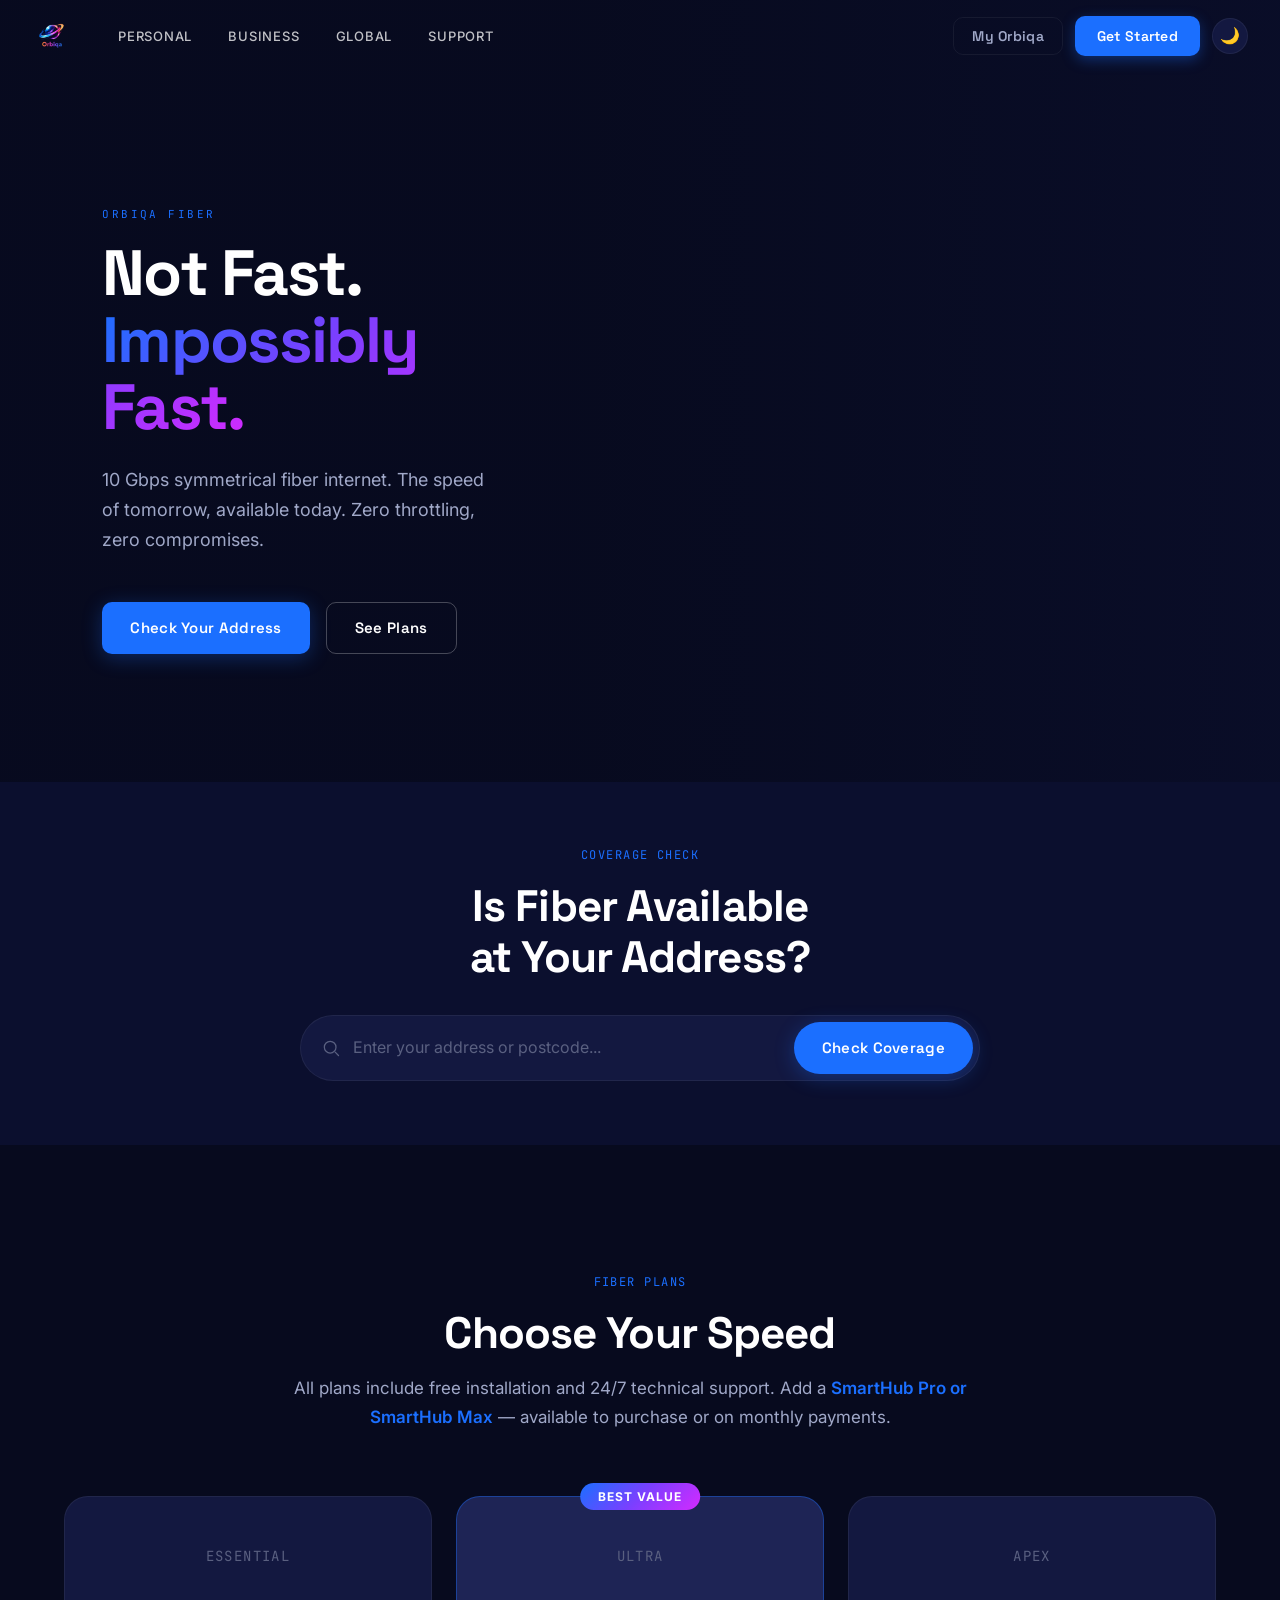
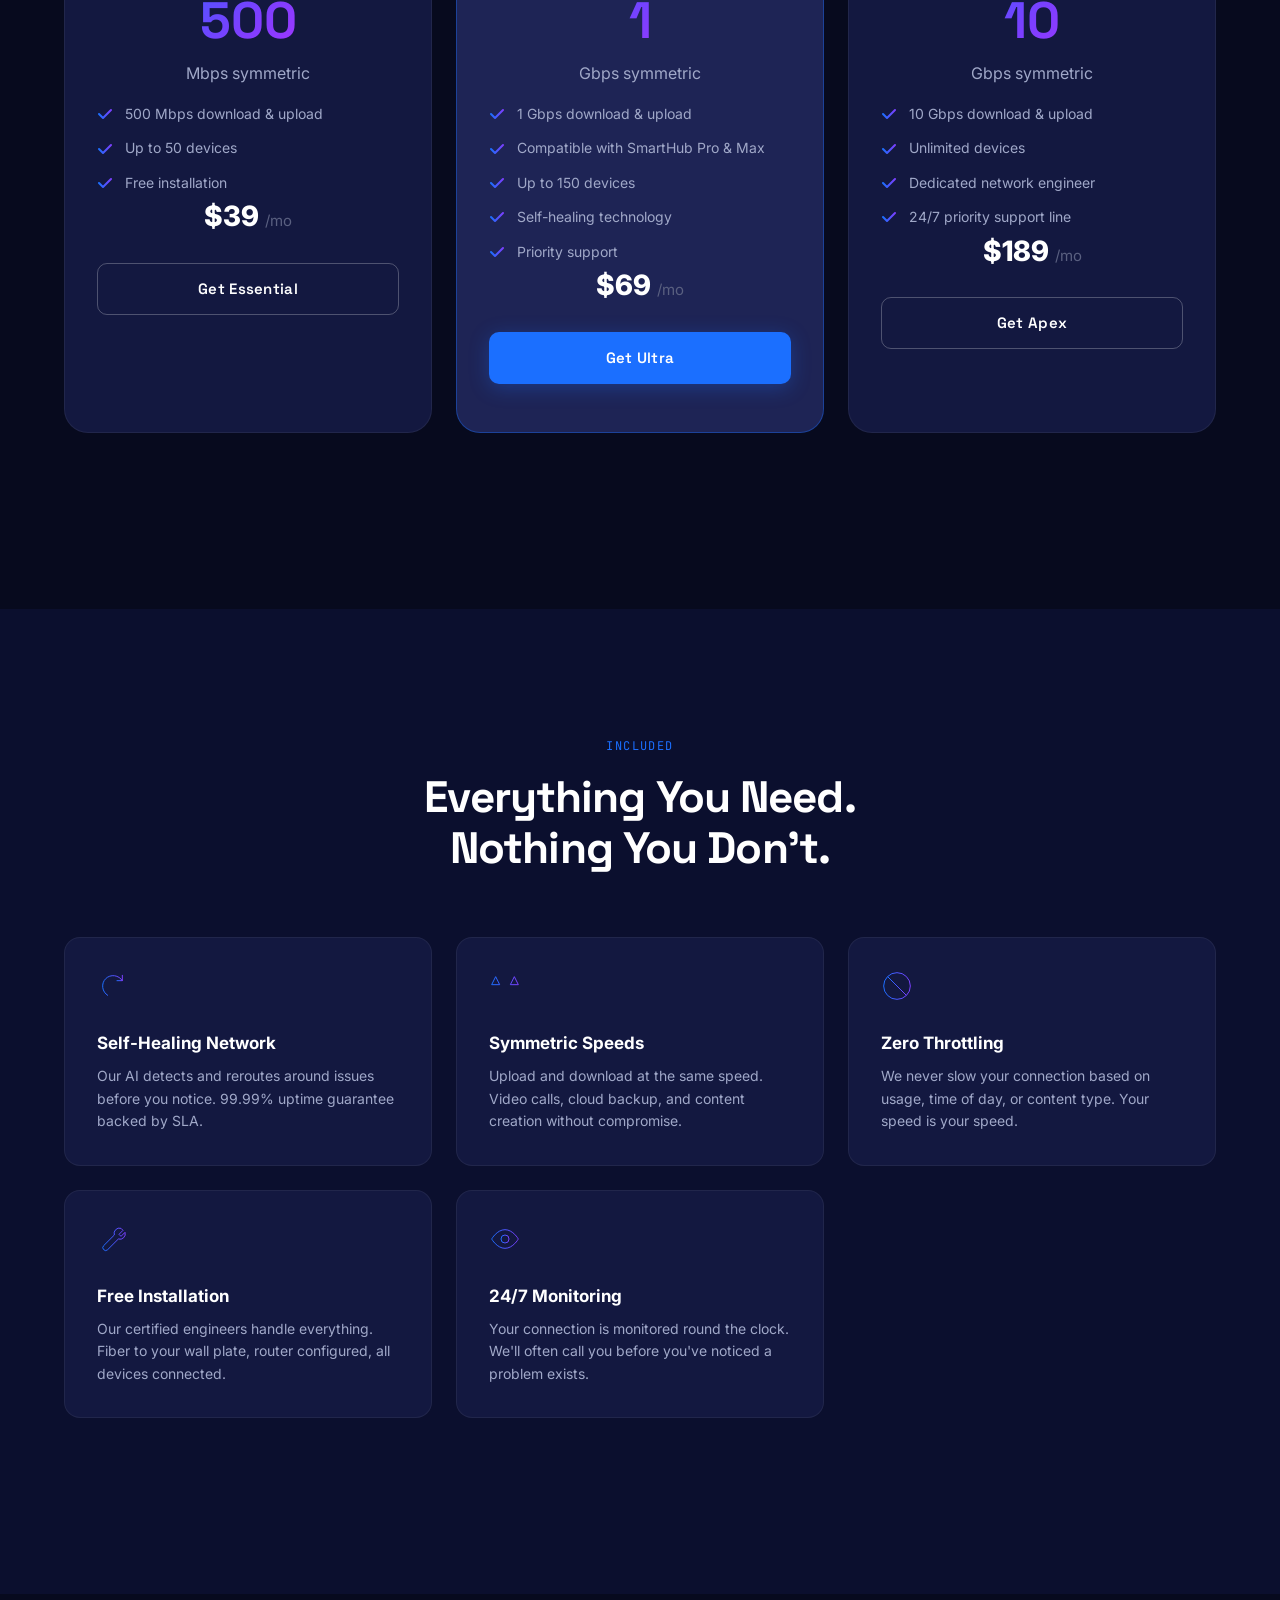
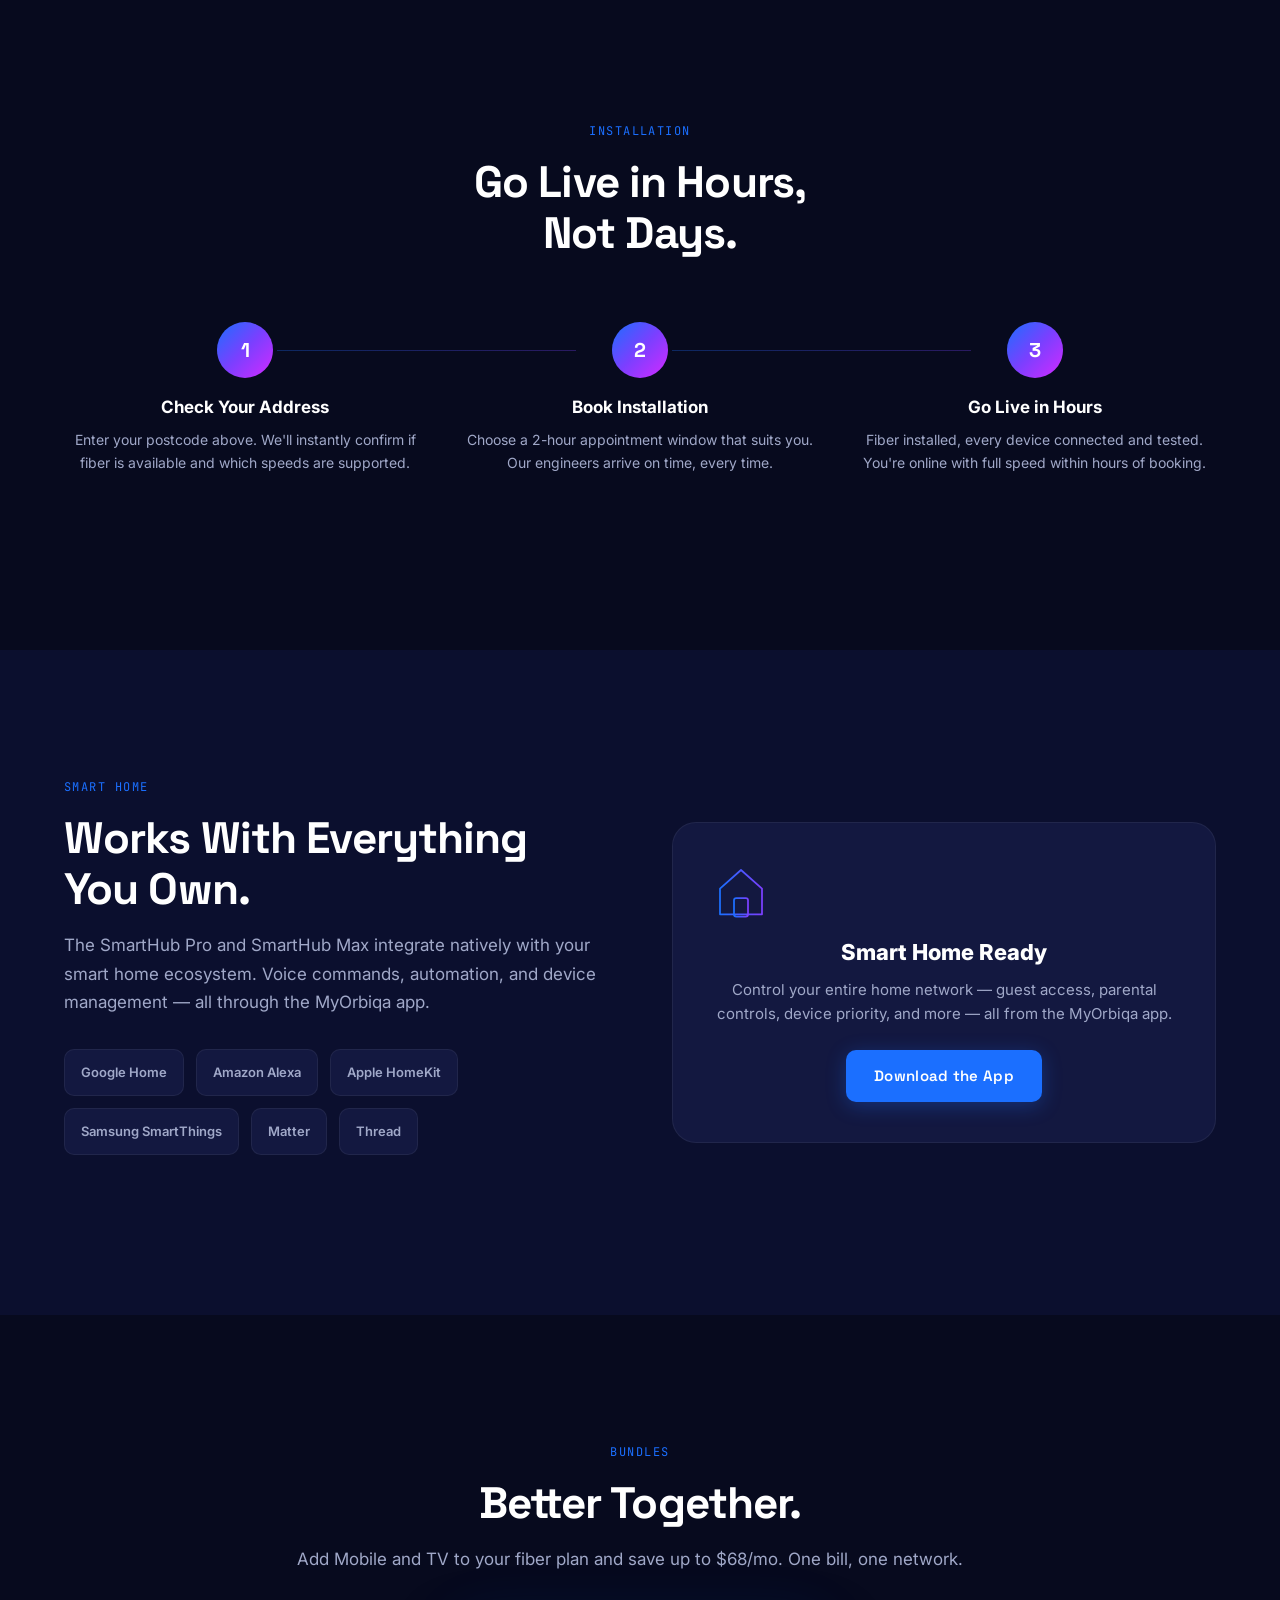
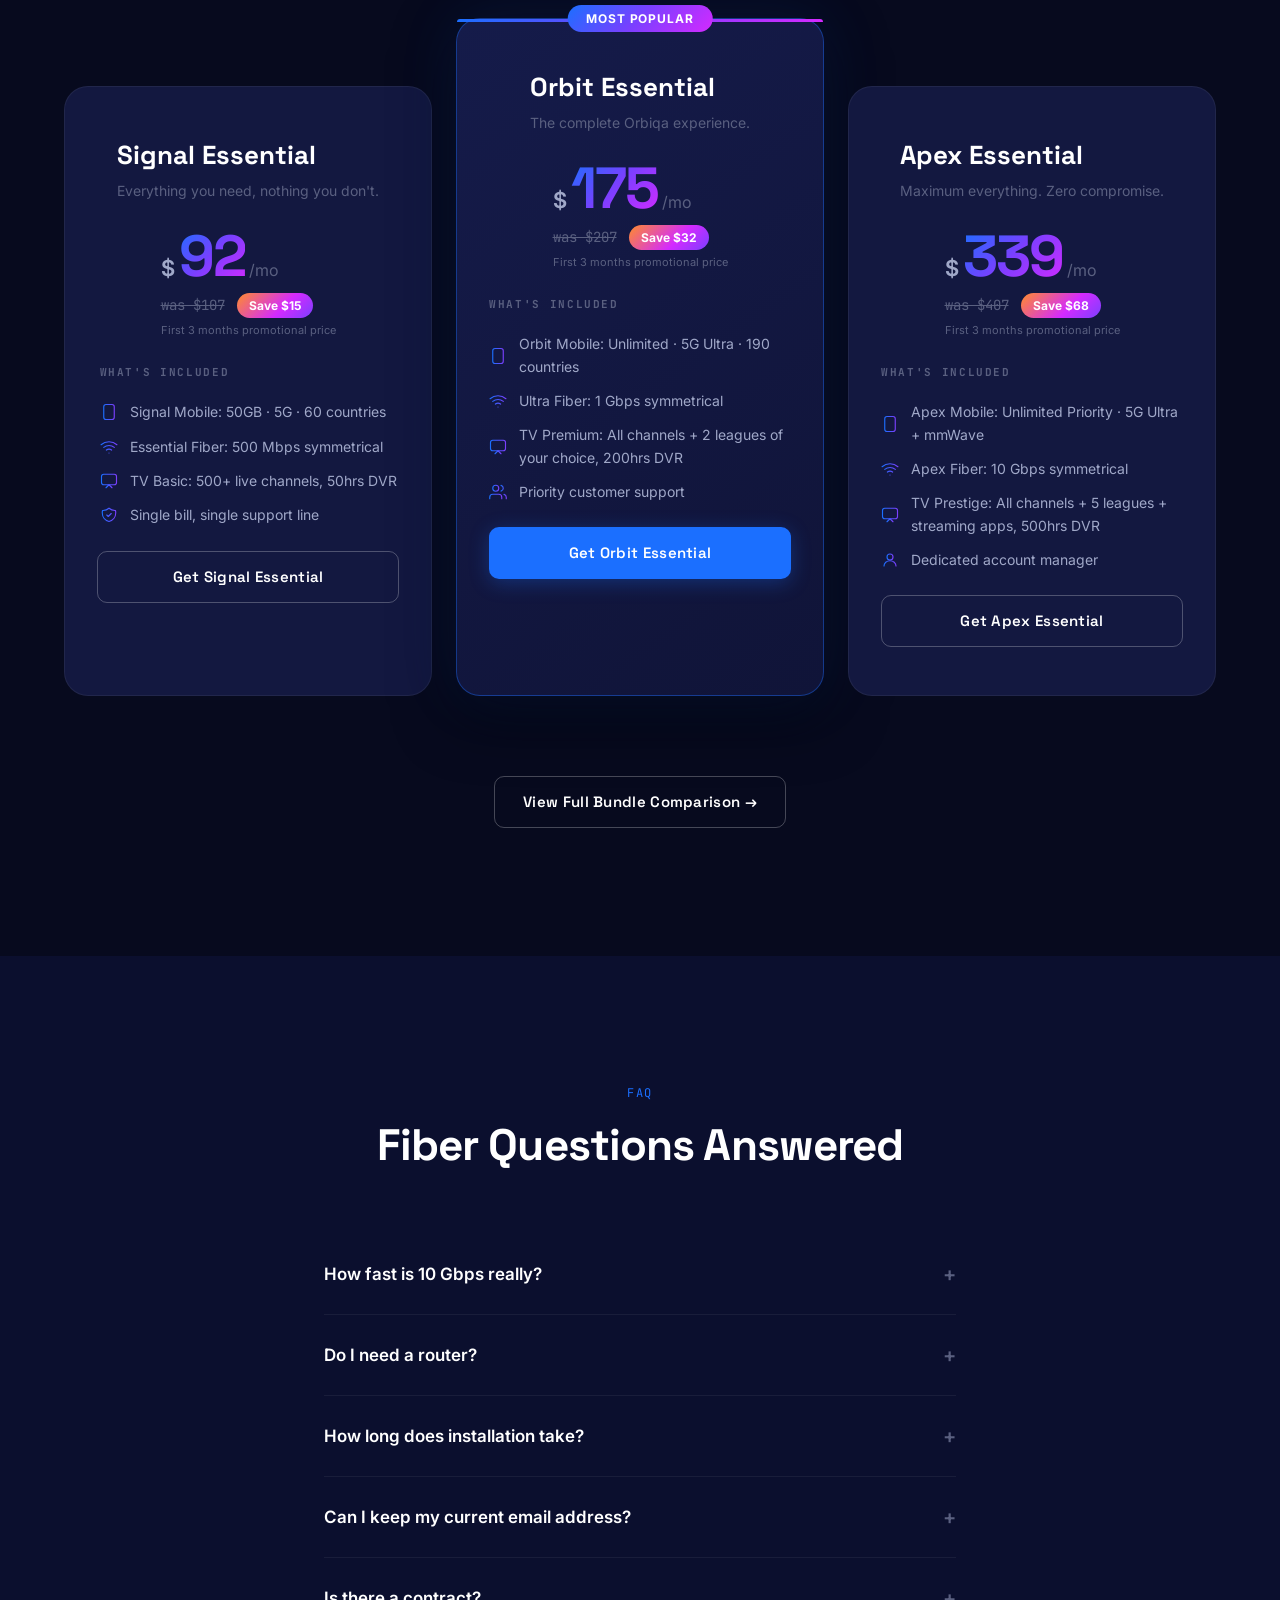
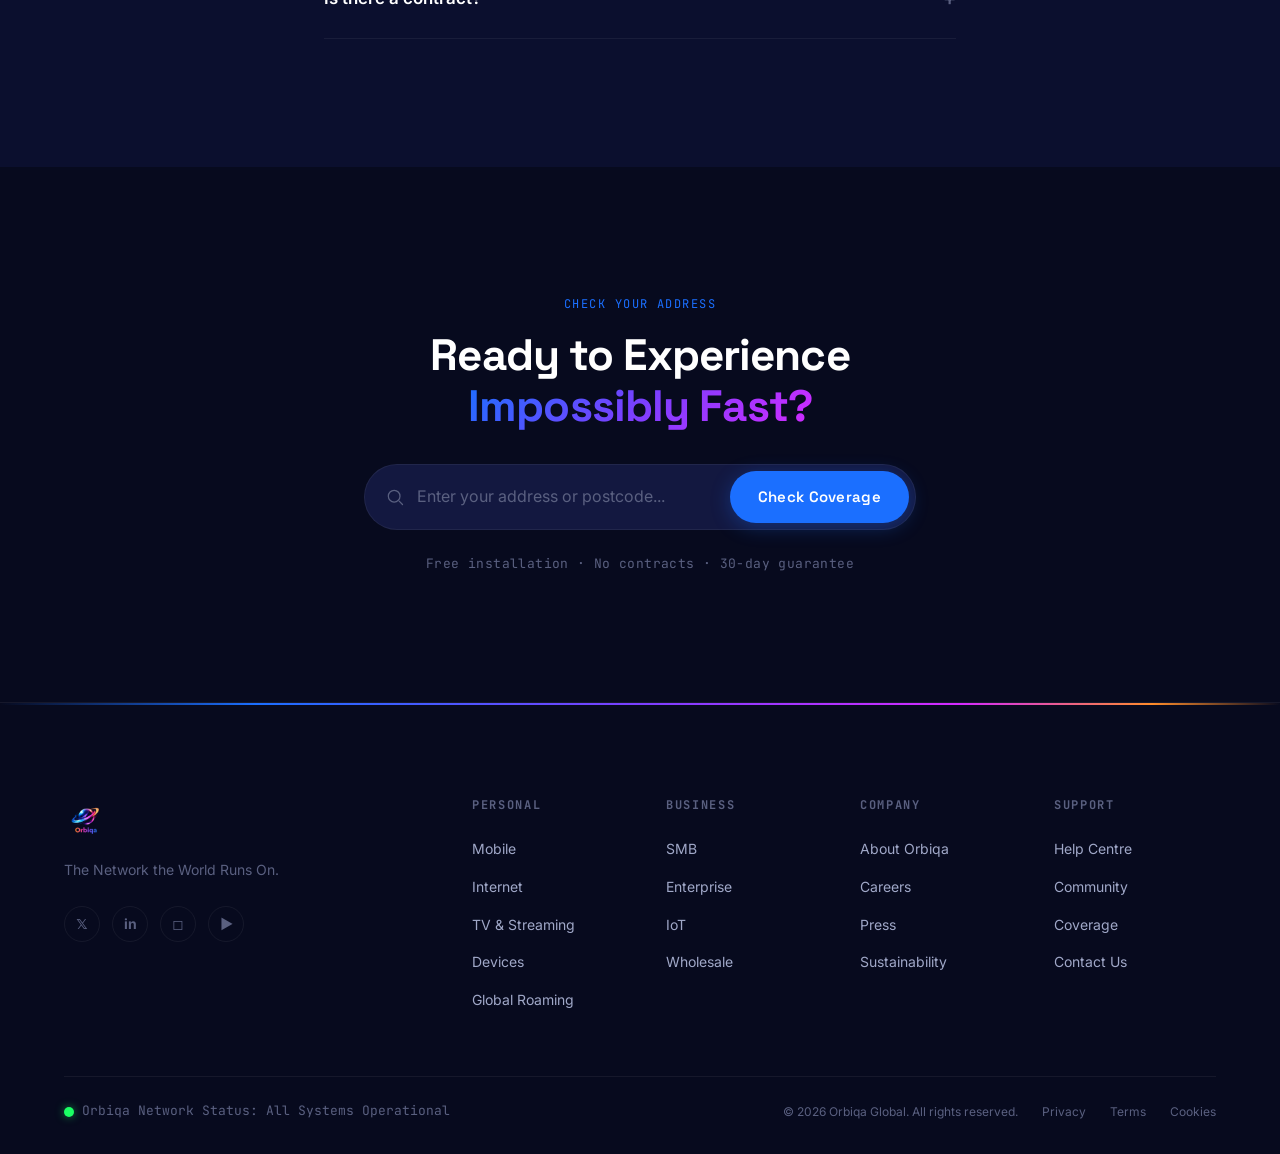
<file: internet.html>
<!DOCTYPE html>
<html lang="en">
<head>
  <meta charset="UTF-8">
  <meta name="viewport" content="width=device-width, initial-scale=1.0">
  <title>Orbiqa Fiber — Ultrafast Home Internet</title>
  <meta name="description" content="Orbiqa Fiber delivers ultrafast home internet up to 10 Gbps with symmetric speeds, WiFi 7, and self-healing network technology.">
  <link rel="icon" type="image/png" href="pictures/logo.png">
  <link rel="preconnect" href="https://fonts.googleapis.com">
  <link rel="preconnect" href="https://fonts.gstatic.com" crossorigin>
  <link href="https://fonts.googleapis.com/css2?family=Space+Grotesk:wght@300;400;500;600;700;800&family=Inter:wght@300;400;500;600&family=JetBrains+Mono:wght@400;500;600&display=swap" rel="stylesheet">
  <link rel="stylesheet" href="css/style.css">
</head>
<body>

<svg style="position:absolute;width:0;height:0;overflow:hidden" aria-hidden="true">
  <defs>
    <linearGradient id="brandGrad" x1="0%" y1="0%" x2="100%" y2="100%"><stop offset="0%" stop-color="#1B6FFF"/><stop offset="100%" stop-color="#7B3FFF"/></linearGradient>
    <linearGradient id="brandGradH" x1="0%" y1="0%" x2="100%" y2="0%"><stop offset="0%" stop-color="#1B6FFF"/><stop offset="100%" stop-color="#7B3FFF"/></linearGradient>
    <linearGradient id="arcGradient" x1="0%" y1="0%" x2="100%" y2="0%"><stop offset="0%" stop-color="#1B6FFF"/><stop offset="100%" stop-color="#7B3FFF"/></linearGradient>
  </defs>
</svg>

<nav class="nav" id="mainNav">
  <div class="nav-container">
    <a href="index.html" class="nav-logo"><img src="pictures/logo.png" alt="Orbiqa" class="nav-logo-img"></a>
    <div class="nav-links">
      <div class="nav-item has-dropdown"><a href="#" class="nav-link">Personal</a><div class="nav-dropdown"><a href="mobile.html">Mobile</a><a href="internet.html">Internet</a><a href="tv.html">TV &amp; Streaming</a><a href="sport.html">Orbiqa Sport</a><a href="devices.html">Devices</a><a href="bundles.html">Bundles</a><a href="roaming.html">Global Roaming</a></div></div>
      <div class="nav-item has-dropdown"><a href="#" class="nav-link">Business</a><div class="nav-dropdown"><a href="business.html#smb">SMB</a><a href="business.html#enterprise">Enterprise</a><a href="business.html#wholesale">Wholesale</a><a href="business.html#iot">IoT</a></div></div>
      <div class="nav-item has-dropdown"><a href="#" class="nav-link">Global</a><div class="nav-dropdown"><a href="coverage.html">Coverage Map</a><a href="roaming.html">Roaming</a><a href="about.html">Orbiqa Worldwide</a><a href="sponsorships.html">Sponsorships</a></div></div>
      <div class="nav-item"><a href="support.html" class="nav-link">Support</a></div>
    </div>
    <div class="nav-actions">
      <a href="#" class="btn btn-ghost-sm">My Orbiqa</a>
      <a href="#plans" class="btn btn-primary-sm">Get Started</a>
      <button class="theme-toggle" id="themeToggle" aria-label="Toggle theme"><svg viewBox="0 0 24 24" fill="none" stroke="currentColor" stroke-width="2" stroke-linecap="round" width="18" height="18"><path d="M21 12.79A9 9 0 1111.21 3 7 7 0 0021 12.79z"/></svg></button>
      <button class="nav-hamburger" id="navHamburger" aria-label="Open menu"><span></span><span></span><span></span></button>
    </div>
  </div>
</nav>
<div class="nav-overlay" id="navOverlay">
  <div class="nav-overlay-content">
    <button class="nav-close" id="navClose">&times;</button>
    <div class="nav-overlay-arc"></div>
    <nav class="nav-overlay-links"><a href="mobile.html">Mobile</a><a href="internet.html">Internet</a><a href="tv.html">TV &amp; Streaming</a><a href="sport.html">Orbiqa Sport</a><a href="devices.html">Devices</a><a href="bundles.html">Bundles</a><a href="roaming.html">Global Roaming</a><a href="business.html">Business</a><a href="coverage.html">Coverage</a><a href="about.html">About Orbiqa</a><a href="sponsorships.html">Sponsorships</a><a href="support.html">Support</a></nav>
    <div class="nav-overlay-actions"><a href="#" class="btn btn-ghost">My Orbiqa</a><a href="#plans" class="btn btn-primary">Get Started</a></div>
  </div>
</div>

<!-- HERO -->
<section class="page-hero">
  <div class="page-hero-bg" style="background-image:url('https://images.unsplash.com/photo-1558618666-fcd25c85cd64?auto=format&fit=crop&w=1600&q=80')"></div>
  <div class="page-hero-overlay"></div>
  <div class="page-hero-content">
    <span class="eyebrow">ORBIQA FIBER</span>
    <h1 class="page-hero-title">Not Fast.<br><span class="gradient-text">Impossibly Fast.</span></h1>
    <p class="page-hero-sub">10 Gbps symmetrical fiber internet. The speed of tomorrow, available today. Zero throttling, zero compromises.</p>
    <div class="page-hero-actions">
      <a href="#check" class="btn btn-primary btn-signal">Check Your Address</a>
      <a href="#plans" class="btn btn-ghost">See Plans</a>
    </div>
  </div>
</section>

<!-- ADDRESS CHECK -->
<section class="coverage-section" id="check" style="padding:4rem 0;">
  <div class="container">
    <div class="coverage-content reveal" style="text-align:center;max-width:680px;margin:0 auto">
      <span class="section-eyebrow">COVERAGE CHECK</span>
      <h2 class="section-title-lg">Is Fiber Available<br>at Your Address?</h2>
      <form class="coverage-form" style="margin-top:2rem">
        <div class="coverage-input-wrap">
          <svg class="coverage-search-icon" viewBox="0 0 24 24" fill="none" width="20" height="20"><circle cx="11" cy="11" r="7" stroke="#5A6080" stroke-width="1.5"/><path d="M17 17l4 4" stroke="#5A6080" stroke-width="1.5" stroke-linecap="round"/></svg>
          <input type="text" class="coverage-input" placeholder="Enter your address or postcode..." autocomplete="street-address">
          <button type="submit" class="coverage-submit btn btn-primary btn-signal">Check Coverage</button>
        </div>
      </form>
      <div class="coverage-result" id="coverageResult" style="display:none"></div>
    </div>
  </div>
</section>

<!-- SPEED TIERS -->
<section class="inner-section inner-section-dark" id="plans">
  <div class="container">
    <div class="section-header reveal">
      <span class="section-eyebrow">FIBER PLANS</span>
      <h2 class="section-title-lg">Choose Your Speed</h2>
      <p class="section-body-lg">All plans include free installation and 24/7 technical support. Add a <a href="devices.html" style="color:var(--signal-blue);text-decoration:none;font-weight:600">SmartHub Pro or SmartHub Max</a> — available to purchase or on monthly payments.</p>
    </div>
    <div class="speed-tiers">
      <div class="speed-tier-card reveal" data-delay="0">
        <div class="speed-tier-name">Essential</div>
        <div class="speed-tier-speed">500</div>
        <div class="speed-tier-unit">Mbps symmetric</div>
        <ul class="plan-features" style="text-align:left">
          <li><svg class="check-icon" viewBox="0 0 16 16" fill="none"><polyline points="2,8 6,12 14,4" stroke="url(#brandGradH)" stroke-width="2" stroke-linecap="round" stroke-linejoin="round"/></svg>500 Mbps download &amp; upload</li>
          <li><svg class="check-icon" viewBox="0 0 16 16" fill="none"><polyline points="2,8 6,12 14,4" stroke="url(#brandGradH)" stroke-width="2" stroke-linecap="round" stroke-linejoin="round"/></svg>Up to 50 devices</li>
          <li><svg class="check-icon" viewBox="0 0 16 16" fill="none"><polyline points="2,8 6,12 14,4" stroke="url(#brandGradH)" stroke-width="2" stroke-linecap="round" stroke-linejoin="round"/></svg>Free installation</li>
        </ul>
        <div class="speed-tier-price">$39 <small>/mo</small></div>
        <a href="#check" class="btn btn-ghost btn-full">Get Essential</a>
      </div>
      <div class="speed-tier-card featured reveal" data-delay="100">
        <div class="plan-badge">Best Value</div>
        <div class="speed-tier-name">Ultra</div>
        <div class="speed-tier-speed">1</div>
        <div class="speed-tier-unit">Gbps symmetric</div>
        <ul class="plan-features" style="text-align:left">
          <li><svg class="check-icon" viewBox="0 0 16 16" fill="none"><polyline points="2,8 6,12 14,4" stroke="url(#brandGradH)" stroke-width="2" stroke-linecap="round" stroke-linejoin="round"/></svg>1 Gbps download &amp; upload</li>
          <li><svg class="check-icon" viewBox="0 0 16 16" fill="none"><polyline points="2,8 6,12 14,4" stroke="url(#brandGradH)" stroke-width="2" stroke-linecap="round" stroke-linejoin="round"/></svg>Compatible with SmartHub Pro &amp; Max</li>
          <li><svg class="check-icon" viewBox="0 0 16 16" fill="none"><polyline points="2,8 6,12 14,4" stroke="url(#brandGradH)" stroke-width="2" stroke-linecap="round" stroke-linejoin="round"/></svg>Up to 150 devices</li>
          <li><svg class="check-icon" viewBox="0 0 16 16" fill="none"><polyline points="2,8 6,12 14,4" stroke="url(#brandGradH)" stroke-width="2" stroke-linecap="round" stroke-linejoin="round"/></svg>Self-healing technology</li>
          <li><svg class="check-icon" viewBox="0 0 16 16" fill="none"><polyline points="2,8 6,12 14,4" stroke="url(#brandGradH)" stroke-width="2" stroke-linecap="round" stroke-linejoin="round"/></svg>Priority support</li>
        </ul>
        <div class="speed-tier-price">$69 <small>/mo</small></div>
        <a href="#check" class="btn btn-primary btn-full btn-signal">Get Ultra</a>
      </div>
      <div class="speed-tier-card reveal" data-delay="200">
        <div class="speed-tier-name">Apex</div>
        <div class="speed-tier-speed">10</div>
        <div class="speed-tier-unit">Gbps symmetric</div>
        <ul class="plan-features" style="text-align:left">
          <li><svg class="check-icon" viewBox="0 0 16 16" fill="none"><polyline points="2,8 6,12 14,4" stroke="url(#brandGradH)" stroke-width="2" stroke-linecap="round" stroke-linejoin="round"/></svg>10 Gbps download &amp; upload</li>
          <li><svg class="check-icon" viewBox="0 0 16 16" fill="none"><polyline points="2,8 6,12 14,4" stroke="url(#brandGradH)" stroke-width="2" stroke-linecap="round" stroke-linejoin="round"/></svg>Unlimited devices</li>
          <li><svg class="check-icon" viewBox="0 0 16 16" fill="none"><polyline points="2,8 6,12 14,4" stroke="url(#brandGradH)" stroke-width="2" stroke-linecap="round" stroke-linejoin="round"/></svg>Dedicated network engineer</li>
          <li><svg class="check-icon" viewBox="0 0 16 16" fill="none"><polyline points="2,8 6,12 14,4" stroke="url(#brandGradH)" stroke-width="2" stroke-linecap="round" stroke-linejoin="round"/></svg>24/7 priority support line</li>
        </ul>
        <div class="speed-tier-price">$189 <small>/mo</small></div>
        <a href="#check" class="btn btn-ghost btn-full">Get Apex</a>
      </div>
    </div>
  </div>
</section>

<!-- WHAT'S INCLUDED -->
<section class="inner-section">
  <div class="container">
    <div class="section-header reveal">
      <span class="section-eyebrow">INCLUDED</span>
      <h2 class="section-title-lg">Everything You Need.<br>Nothing You Don't.</h2>
    </div>
    <div class="feature-grid">
<div class="feature-box reveal" data-delay="60"><div class="feature-box-icon"><svg viewBox="0 0 48 48" fill="none" width="32" height="32"><path d="M38 16A16 16 0 1016 38" stroke="url(#brandGradH)" stroke-width="1.5" stroke-linecap="round"/><polyline points="38,8 38,16 30,16" stroke="url(#brandGradH)" stroke-width="1.5" stroke-linecap="round" stroke-linejoin="round"/></svg></div><div class="feature-box-title">Self-Healing Network</div><div class="feature-box-desc">Our AI detects and reroutes around issues before you notice. 99.99% uptime guarantee backed by SLA.</div></div>
      <div class="feature-box reveal" data-delay="120"><div class="feature-box-icon"><svg viewBox="0 0 48 48" fill="none" width="32" height="32"><line x1="24" y1="6" x2="24" y2="42" stroke="url(#brandGradH)" stroke-width="1.5" stroke-linecap="round"/><line x1="10" y1="42" x2="38" y2="42" stroke="url(#brandGradH)" stroke-width="1.5" stroke-linecap="round"/><line x1="10" y1="10" x2="38" y2="10" stroke="url(#brandGradH)" stroke-width="1.5" stroke-linecap="round"/><path d="M10 10l-6 12h12L10 10zM38 10l-6 12h12L38 10z" stroke="url(#brandGradH)" stroke-width="1.5" stroke-linejoin="round"/></svg></div><div class="feature-box-title">Symmetric Speeds</div><div class="feature-box-desc">Upload and download at the same speed. Video calls, cloud backup, and content creation without compromise.</div></div>
      <div class="feature-box reveal" data-delay="0"><div class="feature-box-icon"><svg viewBox="0 0 48 48" fill="none" width="32" height="32"><circle cx="24" cy="24" r="20" stroke="url(#brandGradH)" stroke-width="1.5"/><line x1="10" y1="10" x2="38" y2="38" stroke="url(#brandGradH)" stroke-width="1.5"/></svg></div><div class="feature-box-title">Zero Throttling</div><div class="feature-box-desc">We never slow your connection based on usage, time of day, or content type. Your speed is your speed.</div></div>
      <div class="feature-box reveal" data-delay="60"><div class="feature-box-icon"><svg viewBox="0 0 48 48" fill="none" width="32" height="32"><path d="M36 8a8 8 0 00-10 10L10 34a4 4 0 006 6l16-16a8 8 0 0010-10l-6 6-3-3 6-6-3-3z" stroke="url(#brandGradH)" stroke-width="1.5" stroke-linejoin="round"/></svg></div><div class="feature-box-title">Free Installation</div><div class="feature-box-desc">Our certified engineers handle everything. Fiber to your wall plate, router configured, all devices connected.</div></div>
      <div class="feature-box reveal" data-delay="120"><div class="feature-box-icon"><svg viewBox="0 0 48 48" fill="none" width="32" height="32"><path d="M4 24c0 0 8-14 20-14s20 14 20 14-8 14-20 14S4 24 4 24z" stroke="url(#brandGradH)" stroke-width="1.5"/><circle cx="24" cy="24" r="6" stroke="url(#brandGradH)" stroke-width="1.5"/></svg></div><div class="feature-box-title">24/7 Monitoring</div><div class="feature-box-desc">Your connection is monitored round the clock. We'll often call you before you've noticed a problem exists.</div></div>
    </div>
  </div>
</section>

<!-- INSTALLATION PROCESS -->
<section class="inner-section inner-section-dark">
  <div class="container">
    <div class="section-header reveal">
      <span class="section-eyebrow">INSTALLATION</span>
      <h2 class="section-title-lg">Go Live in Hours,<br>Not Days.</h2>
    </div>
    <div class="process-steps">
      <div class="step reveal" data-delay="0">
        <div class="step-num">1</div>
        <div class="step-title">Check Your Address</div>
        <div class="step-desc">Enter your postcode above. We'll instantly confirm if fiber is available and which speeds are supported.</div>
      </div>
      <div class="step reveal" data-delay="100">
        <div class="step-num">2</div>
        <div class="step-title">Book Installation</div>
        <div class="step-desc">Choose a 2-hour appointment window that suits you. Our engineers arrive on time, every time.</div>
      </div>
      <div class="step reveal" data-delay="200">
        <div class="step-num">3</div>
        <div class="step-title">Go Live in Hours</div>
        <div class="step-desc">Fiber installed, every device connected and tested. You're online with full speed within hours of booking.</div>
      </div>
    </div>
  </div>
</section>

<!-- SMART HOME -->
<section class="inner-section">
  <div class="container">
    <div style="display:grid;grid-template-columns:1fr 1fr;gap:4rem;align-items:center">
      <div class="reveal">
        <span class="section-eyebrow">SMART HOME</span>
        <h2 class="section-title-lg">Works With Everything You Own.</h2>
        <p class="section-body-lg">The SmartHub Pro and SmartHub Max integrate natively with your smart home ecosystem. Voice commands, automation, and device management — all through the MyOrbiqa app.</p>
        <div class="platform-icons-grid" style="margin-top:1.5rem">
          <div class="platform-icon-box">Google Home</div>
          <div class="platform-icon-box">Amazon Alexa</div>
          <div class="platform-icon-box">Apple HomeKit</div>
          <div class="platform-icon-box">Samsung SmartThings</div>
          <div class="platform-icon-box">Matter</div>
          <div class="platform-icon-box">Thread</div>
        </div>
      </div>
      <div class="reveal" data-delay="200" style="background:var(--bg-card);border:1px solid var(--border-subtle);border-radius:var(--radius-lg);padding:2.5rem;text-align:center">
        <div style="font-size:72px;margin-bottom:1rem"><svg viewBox="0 0 48 48" fill="none" width="56" height="56"><path d="M6 22L24 6l18 16v22H6V22z" stroke="url(#brandGradH)" stroke-width="1.5" stroke-linejoin="round"/><rect x="18" y="30" width="12" height="16" rx="2" stroke="url(#brandGradH)" stroke-width="1.5"/></svg></div>
        <div style="font-size:22px;font-weight:800;color:var(--text-primary);margin-bottom:0.5rem">Smart Home Ready</div>
        <div style="font-size:15px;color:var(--text-secondary);line-height:1.6">Control your entire home network — guest access, parental controls, device priority, and more — all from the MyOrbiqa app.</div>
        <a href="#" class="btn btn-primary btn-signal" style="margin-top:1.5rem">Download the App</a>
      </div>
    </div>
  </div>
</section>

<!-- BUNDLE -->
<section class="inner-section inner-section-dark">
  <div class="container">
    <div class="section-header reveal">
      <span class="section-eyebrow">BUNDLES</span>
      <h2 class="section-title-lg">Better Together.</h2>
      <p class="section-body-lg">Add Mobile and TV to your fiber plan and save up to $68/mo. One bill, one network.</p>
    </div>
    <div class="bundle-grid reveal">

      <!-- Signal Essential -->
      <div class="bundle-card">
        <div>
          <div class="bundle-name">Signal Essential</div>
          <div class="bundle-tagline">Everything you need, nothing you don't.</div>
        </div>
        <div>
          <div class="bundle-price-row">
            <span class="bundle-price-cur">$</span>
            <span class="bundle-price">92</span>
            <span class="bundle-price-per">/mo</span>
          </div>
          <div style="margin-top:6px">
            <span class="bundle-was">was $107</span>
            <span class="bundle-save">Save $15</span>
          </div>
          <div style="font-size:11px;color:var(--text-muted);margin-top:4px">First 3 months promotional price</div>
        </div>
        <div class="bundle-includes">
          <div class="bundle-includes-title">What's included</div>
          <div class="bundle-line">
            <svg viewBox="0 0 24 24" fill="none" stroke="url(#brandGradH)" stroke-width="1.5" stroke-linecap="round" stroke-linejoin="round"><rect x="5" y="2" width="14" height="20" rx="3"/><line x1="9" y1="7" x2="15" y2="7"/></svg>
            Signal Mobile: 50GB · 5G · 60 countries
          </div>
          <div class="bundle-line">
            <svg viewBox="0 0 24 24" fill="none" stroke="url(#brandGradH)" stroke-width="1.5" stroke-linecap="round" stroke-linejoin="round"><path d="M5 12.55a11 11 0 0114.08 0M1.42 9a16 16 0 0121.16 0M8.53 16.11a6 6 0 016.95 0M12 20h.01"/></svg>
            Essential Fiber: 500 Mbps symmetrical
          </div>
          <div class="bundle-line">
            <svg viewBox="0 0 24 24" fill="none" stroke="url(#brandGradH)" stroke-width="1.5" stroke-linecap="round" stroke-linejoin="round"><rect x="2" y="3" width="20" height="14" rx="3"/><polyline points="8,21 12,17 16,21"/></svg>
            TV Basic: 500+ live channels, 50hrs DVR
          </div>
          <div class="bundle-line">
            <svg viewBox="0 0 24 24" fill="none" stroke="url(#brandGradH)" stroke-width="1.5" stroke-linecap="round" stroke-linejoin="round"><path d="M9 12l2 2 4-4m5.618-4.016A11.955 11.955 0 0112 2.944a11.955 11.955 0 01-8.618 3.04A12.02 12.02 0 003 9c0 5.591 3.824 10.29 9 11.622 5.176-1.332 9-6.03 9-11.622 0-1.042-.133-2.052-.382-3.016z"/></svg>
            Single bill, single support line
          </div>
        </div>
        <a href="bundles.html" class="btn btn-ghost btn-full btn-signal">Get Signal Essential</a>
      </div>

      <!-- Orbit Essential (Featured) -->
      <div class="bundle-card featured-bundle" style="margin-top:-20px">
        <div class="bundle-badge">Most Popular</div>
        <div>
          <div class="bundle-name">Orbit Essential</div>
          <div class="bundle-tagline">The complete Orbiqa experience.</div>
        </div>
        <div>
          <div class="bundle-price-row">
            <span class="bundle-price-cur">$</span>
            <span class="bundle-price">175</span>
            <span class="bundle-price-per">/mo</span>
          </div>
          <div style="margin-top:6px">
            <span class="bundle-was">was $207</span>
            <span class="bundle-save">Save $32</span>
          </div>
          <div style="font-size:11px;color:var(--text-muted);margin-top:4px">First 3 months promotional price</div>
        </div>
        <div class="bundle-includes">
          <div class="bundle-includes-title">What's included</div>
          <div class="bundle-line">
            <svg viewBox="0 0 24 24" fill="none" stroke="url(#brandGradH)" stroke-width="1.5" stroke-linecap="round" stroke-linejoin="round"><rect x="5" y="2" width="14" height="20" rx="3"/><line x1="9" y1="7" x2="15" y2="7"/></svg>
            Orbit Mobile: Unlimited · 5G Ultra · 190 countries
          </div>
          <div class="bundle-line">
            <svg viewBox="0 0 24 24" fill="none" stroke="url(#brandGradH)" stroke-width="1.5" stroke-linecap="round" stroke-linejoin="round"><path d="M5 12.55a11 11 0 0114.08 0M1.42 9a16 16 0 0121.16 0M8.53 16.11a6 6 0 016.95 0M12 20h.01"/></svg>
            Ultra Fiber: 1 Gbps symmetrical
          </div>
          <div class="bundle-line">
            <svg viewBox="0 0 24 24" fill="none" stroke="url(#brandGradH)" stroke-width="1.5" stroke-linecap="round" stroke-linejoin="round"><rect x="2" y="3" width="20" height="14" rx="3"/><polyline points="8,21 12,17 16,21"/></svg>
            TV Premium: All channels + 2 leagues of your choice, 200hrs DVR
          </div>
          <div class="bundle-line">
            <svg viewBox="0 0 24 24" fill="none" stroke="url(#brandGradH)" stroke-width="1.5" stroke-linecap="round" stroke-linejoin="round"><path d="M17 21v-2a4 4 0 00-4-4H5a4 4 0 00-4 4v2"/><circle cx="9" cy="7" r="4"/><path d="M23 21v-2a4 4 0 00-3-3.87M16 3.13a4 4 0 010 7.75"/></svg>
            Priority customer support
          </div>
        </div>
        <a href="bundles.html" class="btn btn-primary btn-full btn-signal">Get Orbit Essential</a>
      </div>

      <!-- Apex Essential -->
      <div class="bundle-card">
        <div>
          <div class="bundle-name">Apex Essential</div>
          <div class="bundle-tagline">Maximum everything. Zero compromise.</div>
        </div>
        <div>
          <div class="bundle-price-row">
            <span class="bundle-price-cur">$</span>
            <span class="bundle-price">339</span>
            <span class="bundle-price-per">/mo</span>
          </div>
          <div style="margin-top:6px">
            <span class="bundle-was">was $407</span>
            <span class="bundle-save">Save $68</span>
          </div>
          <div style="font-size:11px;color:var(--text-muted);margin-top:4px">First 3 months promotional price</div>
        </div>
        <div class="bundle-includes">
          <div class="bundle-includes-title">What's included</div>
          <div class="bundle-line">
            <svg viewBox="0 0 24 24" fill="none" stroke="url(#brandGradH)" stroke-width="1.5" stroke-linecap="round" stroke-linejoin="round"><rect x="5" y="2" width="14" height="20" rx="3"/><line x1="9" y1="7" x2="15" y2="7"/></svg>
            Apex Mobile: Unlimited Priority · 5G Ultra + mmWave
          </div>
          <div class="bundle-line">
            <svg viewBox="0 0 24 24" fill="none" stroke="url(#brandGradH)" stroke-width="1.5" stroke-linecap="round" stroke-linejoin="round"><path d="M5 12.55a11 11 0 0114.08 0M1.42 9a16 16 0 0121.16 0M8.53 16.11a6 6 0 016.95 0M12 20h.01"/></svg>
            Apex Fiber: 10 Gbps symmetrical
          </div>
          <div class="bundle-line">
            <svg viewBox="0 0 24 24" fill="none" stroke="url(#brandGradH)" stroke-width="1.5" stroke-linecap="round" stroke-linejoin="round"><rect x="2" y="3" width="20" height="14" rx="3"/><polyline points="8,21 12,17 16,21"/></svg>
            TV Prestige: All channels + 5 leagues + streaming apps, 500hrs DVR
          </div>
          <div class="bundle-line">
            <svg viewBox="0 0 24 24" fill="none" stroke="url(#brandGradH)" stroke-width="1.5" stroke-linecap="round" stroke-linejoin="round"><circle cx="12" cy="8" r="4"/><path d="M4 20c0-4 3.6-7 8-7s8 3 8 7"/></svg>
            Dedicated account manager
          </div>
        </div>
        <a href="bundles.html" class="btn btn-ghost btn-full btn-signal">Get Apex Essential</a>
      </div>

    </div>
    <div style="text-align:center;margin-top:2rem">
      <a href="bundles.html" class="btn btn-ghost">View Full Bundle Comparison →</a>
    </div>
  </div>
</section>

<!-- FAQ -->
<section class="inner-section">
  <div class="container" style="max-width:760px">
    <div class="section-header reveal">
      <span class="section-eyebrow">FAQ</span>
      <h2 class="section-title-lg">Fiber Questions Answered</h2>
    </div>
    <div class="faq-list reveal">
      <div class="faq-item">
        <button class="faq-question">How fast is 10 Gbps really?<span class="faq-icon">+</span></button>
        <div class="faq-answer"><div class="faq-answer-inner">10 Gbps is 10,000 Megabits per second — fast enough to download a 4K movie in under 4 seconds, run 1,000 simultaneous HD video calls, or back up an entire laptop to the cloud in minutes. Even in a household with 50 devices streaming simultaneously, you'll never notice a slowdown.</div></div>
      </div>
      <div class="faq-item">
        <button class="faq-question">Do I need a router?<span class="faq-icon">+</span></button>
        <div class="faq-answer"><div class="faq-answer-inner">Yes, you'll need a router to connect your devices. We recommend the <a href="devices.html" style="color:var(--signal-blue);text-decoration:none;font-weight:600">SmartHub Pro ($299) or SmartHub Max ($399)</a>, both available outright or on monthly payments. If you prefer to use your own hardware, we'll provide the ONT (optical network terminal) and you connect to it directly.</div></div>
      </div>
      <div class="faq-item">
        <button class="faq-question">How long does installation take?<span class="faq-icon">+</span></button>
        <div class="faq-answer"><div class="faq-answer-inner">A standard installation takes 2–4 hours from start to finish. Our engineer runs the fiber cable from the street to your home, installs the ONT, and connects and tests every device you want online.</div></div>
      </div>
      <div class="faq-item">
        <button class="faq-question">Can I keep my current email address?<span class="faq-icon">+</span></button>
        <div class="faq-answer"><div class="faq-answer-inner">If your email is through Gmail, Outlook, or another third-party provider, it won't be affected at all. If you use an @yourprovider.net email from your old ISP, we recommend migrating to a Gmail or Outlook account before switching — we'll guide you through it free of charge.</div></div>
      </div>
      <div class="faq-item">
        <button class="faq-question">Is there a contract?<span class="faq-icon">+</span></button>
        <div class="faq-answer"><div class="faq-answer-inner">No contracts are required. All Orbiqa Fiber plans are rolling monthly. Cancel with 30 days' notice at any time. If you switch away within the first 30 days, we'll refund your first month's payment in full.</div></div>
      </div>
    </div>
  </div>
</section>

<!-- FINAL CTA -->
<section class="inner-section inner-section-dark" style="text-align:center">
  <div class="container" style="max-width:680px">
    <span class="section-eyebrow reveal">CHECK YOUR ADDRESS</span>
    <h2 class="section-title-lg reveal">Ready to Experience<br><span class="gradient-text">Impossibly Fast?</span></h2>
    <form class="coverage-form reveal" style="margin-top:2rem">
      <div class="coverage-input-wrap">
        <svg class="coverage-search-icon" viewBox="0 0 24 24" fill="none" width="20" height="20"><circle cx="11" cy="11" r="7" stroke="#5A6080" stroke-width="1.5"/><path d="M17 17l4 4" stroke="#5A6080" stroke-width="1.5" stroke-linecap="round"/></svg>
        <input type="text" class="coverage-input" placeholder="Enter your address or postcode...">
        <button type="submit" class="coverage-submit btn btn-primary btn-signal">Check Coverage</button>
      </div>
    </form>
    <p class="final-trust reveal" style="margin-top:1.5rem">Free installation · No contracts · 30-day guarantee</p>
  </div>
</section>

<footer class="footer">
  <div class="footer-spectrum-line"></div>
  <div class="container">
    <div class="footer-top">
      <div class="footer-brand"><a href="index.html"><img src="pictures/logo.png" alt="Orbiqa" class="footer-logo"></a><p class="footer-tagline">The Network the World Runs On.</p><div class="footer-social"><a href="#" class="social-link">𝕏</a><a href="#" class="social-link">in</a><a href="#" class="social-link">◻</a><a href="#" class="social-link">▶</a></div></div>
      <div class="footer-cols">
        <div class="footer-col"><h4>Personal</h4><ul><li><a href="mobile.html">Mobile</a></li><li><a href="internet.html">Internet</a></li><li><a href="tv.html">TV &amp; Streaming</a></li><li><a href="devices.html">Devices</a></li><li><a href="roaming.html">Global Roaming</a></li></ul></div>
        <div class="footer-col"><h4>Business</h4><ul><li><a href="business.html#smb">SMB</a></li><li><a href="business.html#enterprise">Enterprise</a></li><li><a href="business.html#iot">IoT</a></li><li><a href="business.html#wholesale">Wholesale</a></li></ul></div>
        <div class="footer-col"><h4>Company</h4><ul><li><a href="about.html">About Orbiqa</a></li><li><a href="about.html#careers">Careers</a></li><li><a href="about.html#press">Press</a></li><li><a href="about.html#sustainability">Sustainability</a></li></ul></div>
        <div class="footer-col"><h4>Support</h4><ul><li><a href="support.html">Help Centre</a></li><li><a href="support.html#community">Community</a></li><li><a href="coverage.html">Coverage</a></li><li><a href="contact.html">Contact Us</a></li></ul></div>
      </div>
    </div>
    <div class="footer-bottom">
      <div class="footer-status"><span class="status-dot-green"></span><span>Orbiqa Network Status: All Systems Operational</span></div>
      <div class="footer-legal"><span>© 2026 Orbiqa Global. All rights reserved.</span><a href="#">Privacy</a><a href="#">Terms</a><a href="#">Cookies</a></div>
    </div>
  </div>
</footer>

<script src="js/nav.js"></script>
<script>
document.addEventListener('DOMContentLoaded', () => {
  document.querySelectorAll('.btn-signal').forEach(btn => {
    btn.addEventListener('click', function(e) {
      const p = document.createElement('span'); p.className='signal-pulse';
      const r = this.getBoundingClientRect();
      p.style.left=(e.clientX-r.left)+'px'; p.style.top=(e.clientY-r.top)+'px';
      this.appendChild(p); setTimeout(()=>p.remove(),600);
    });
  });
});
</script>
</body>
</html>
</file>
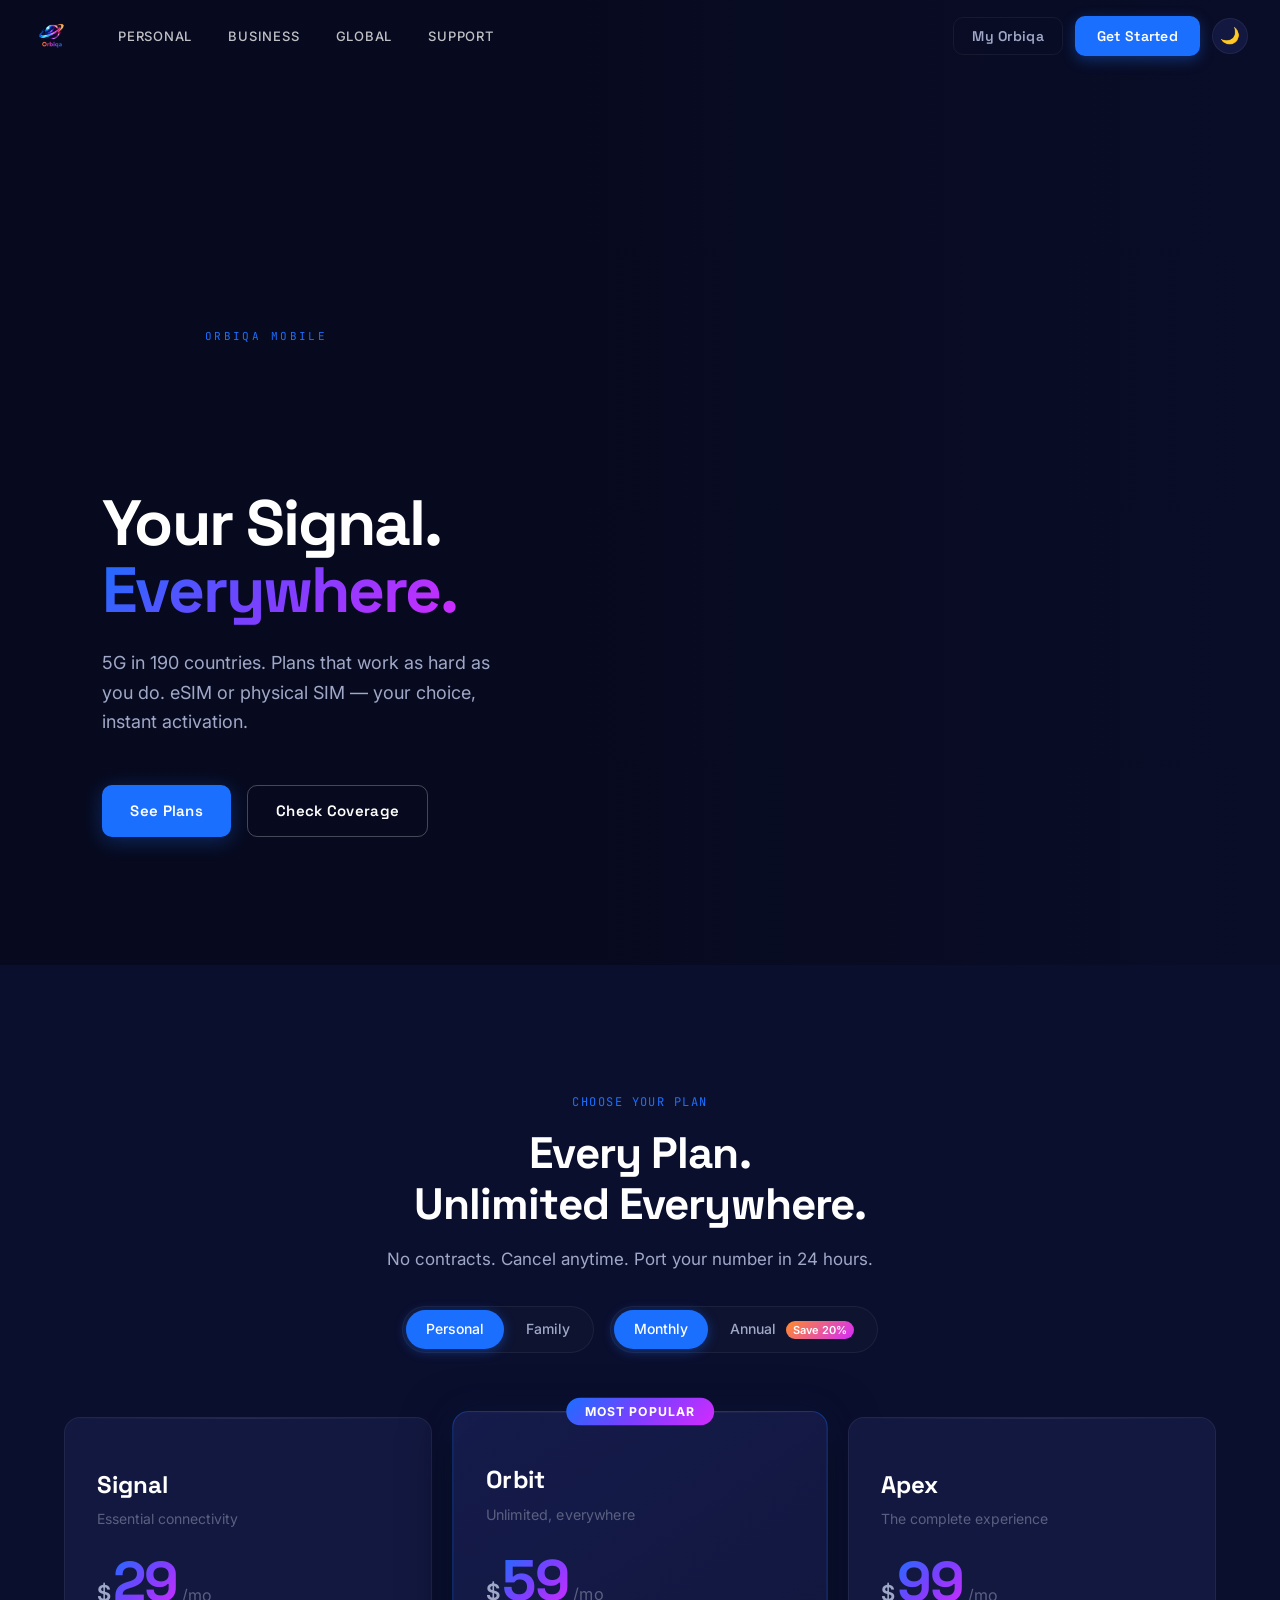
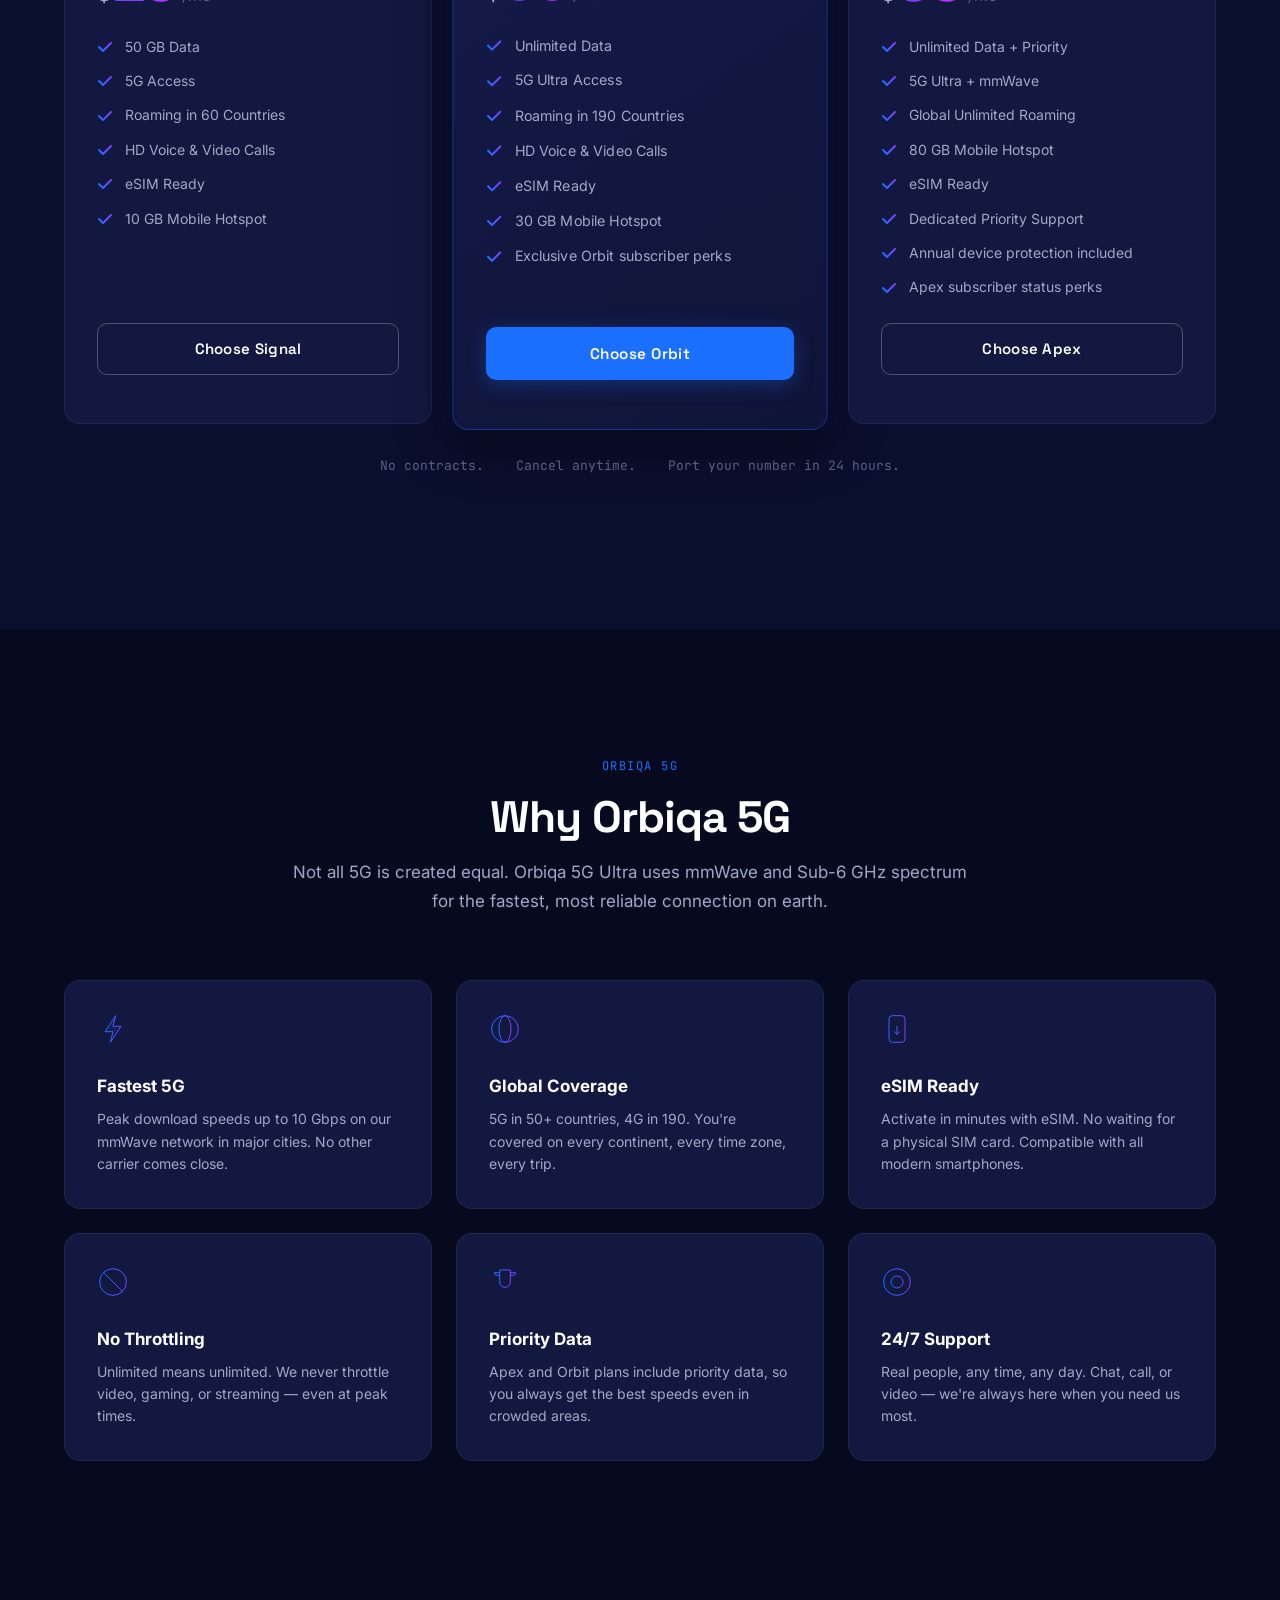
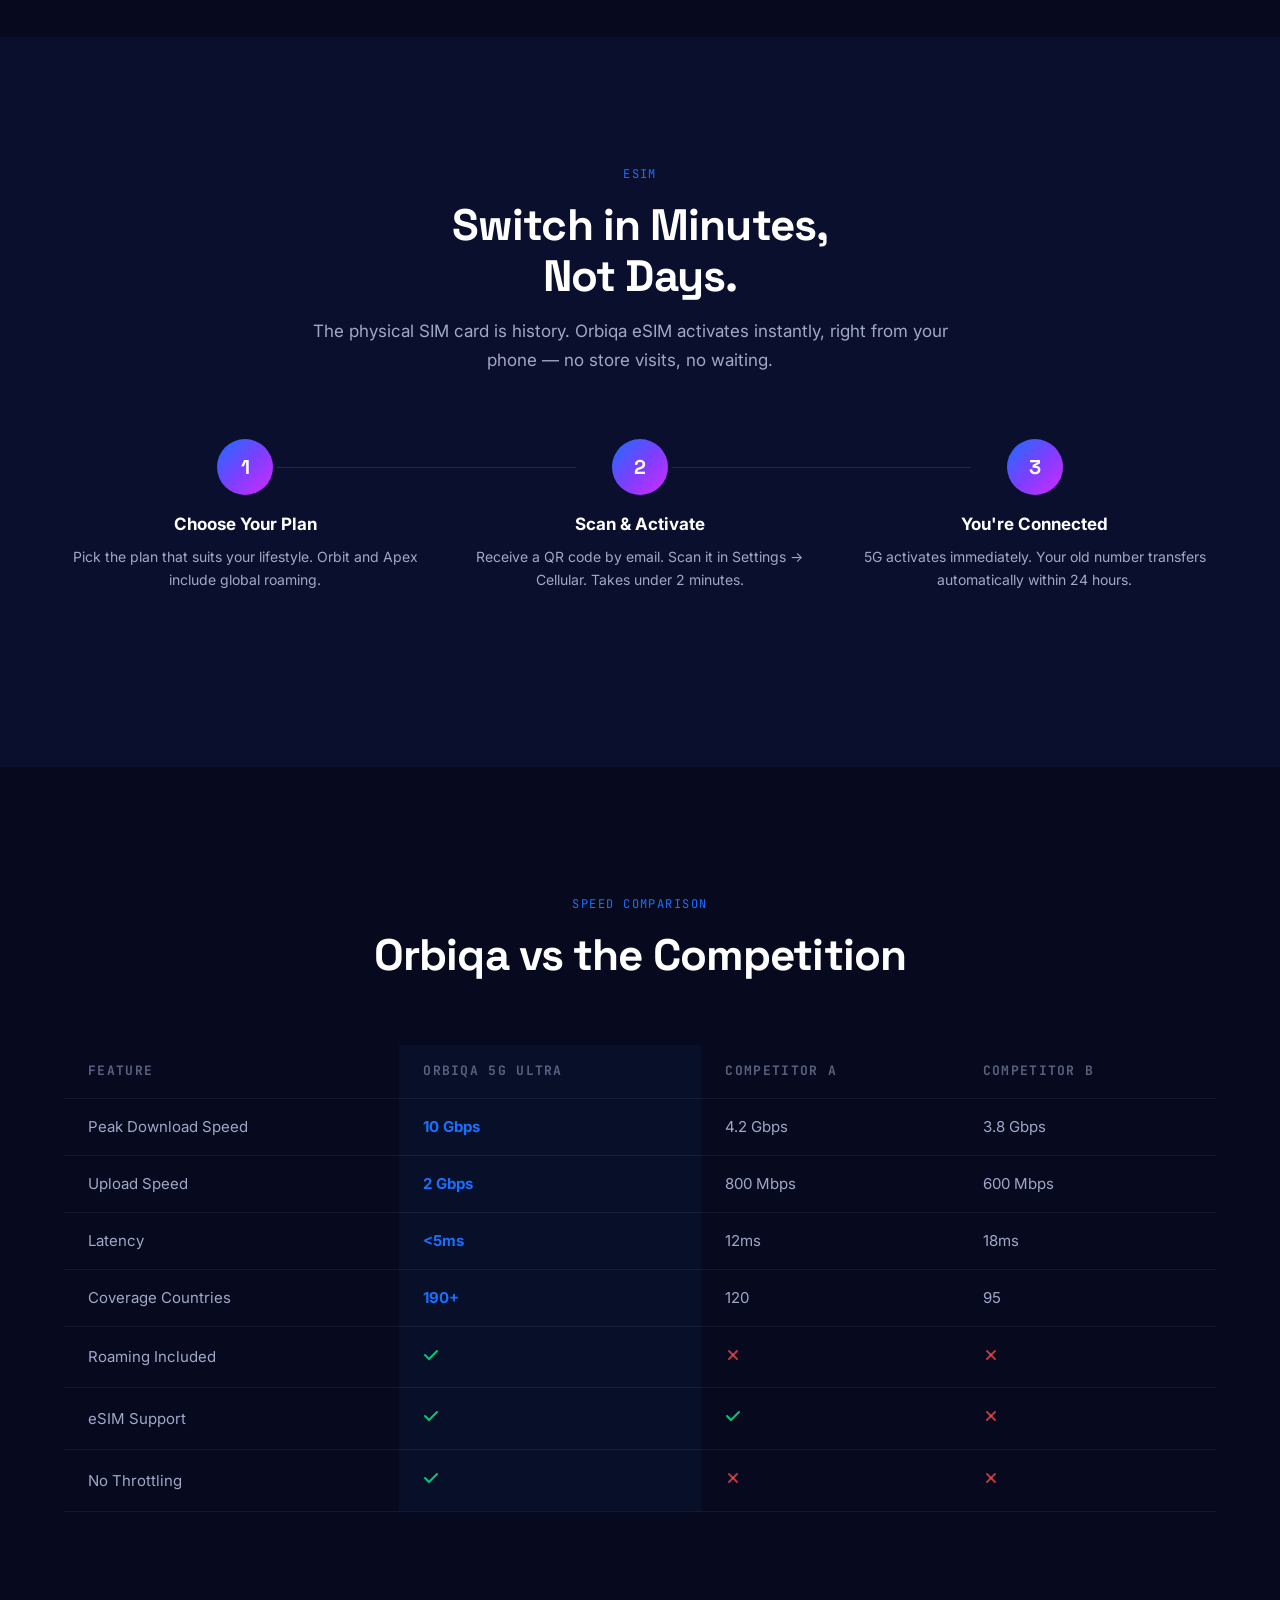
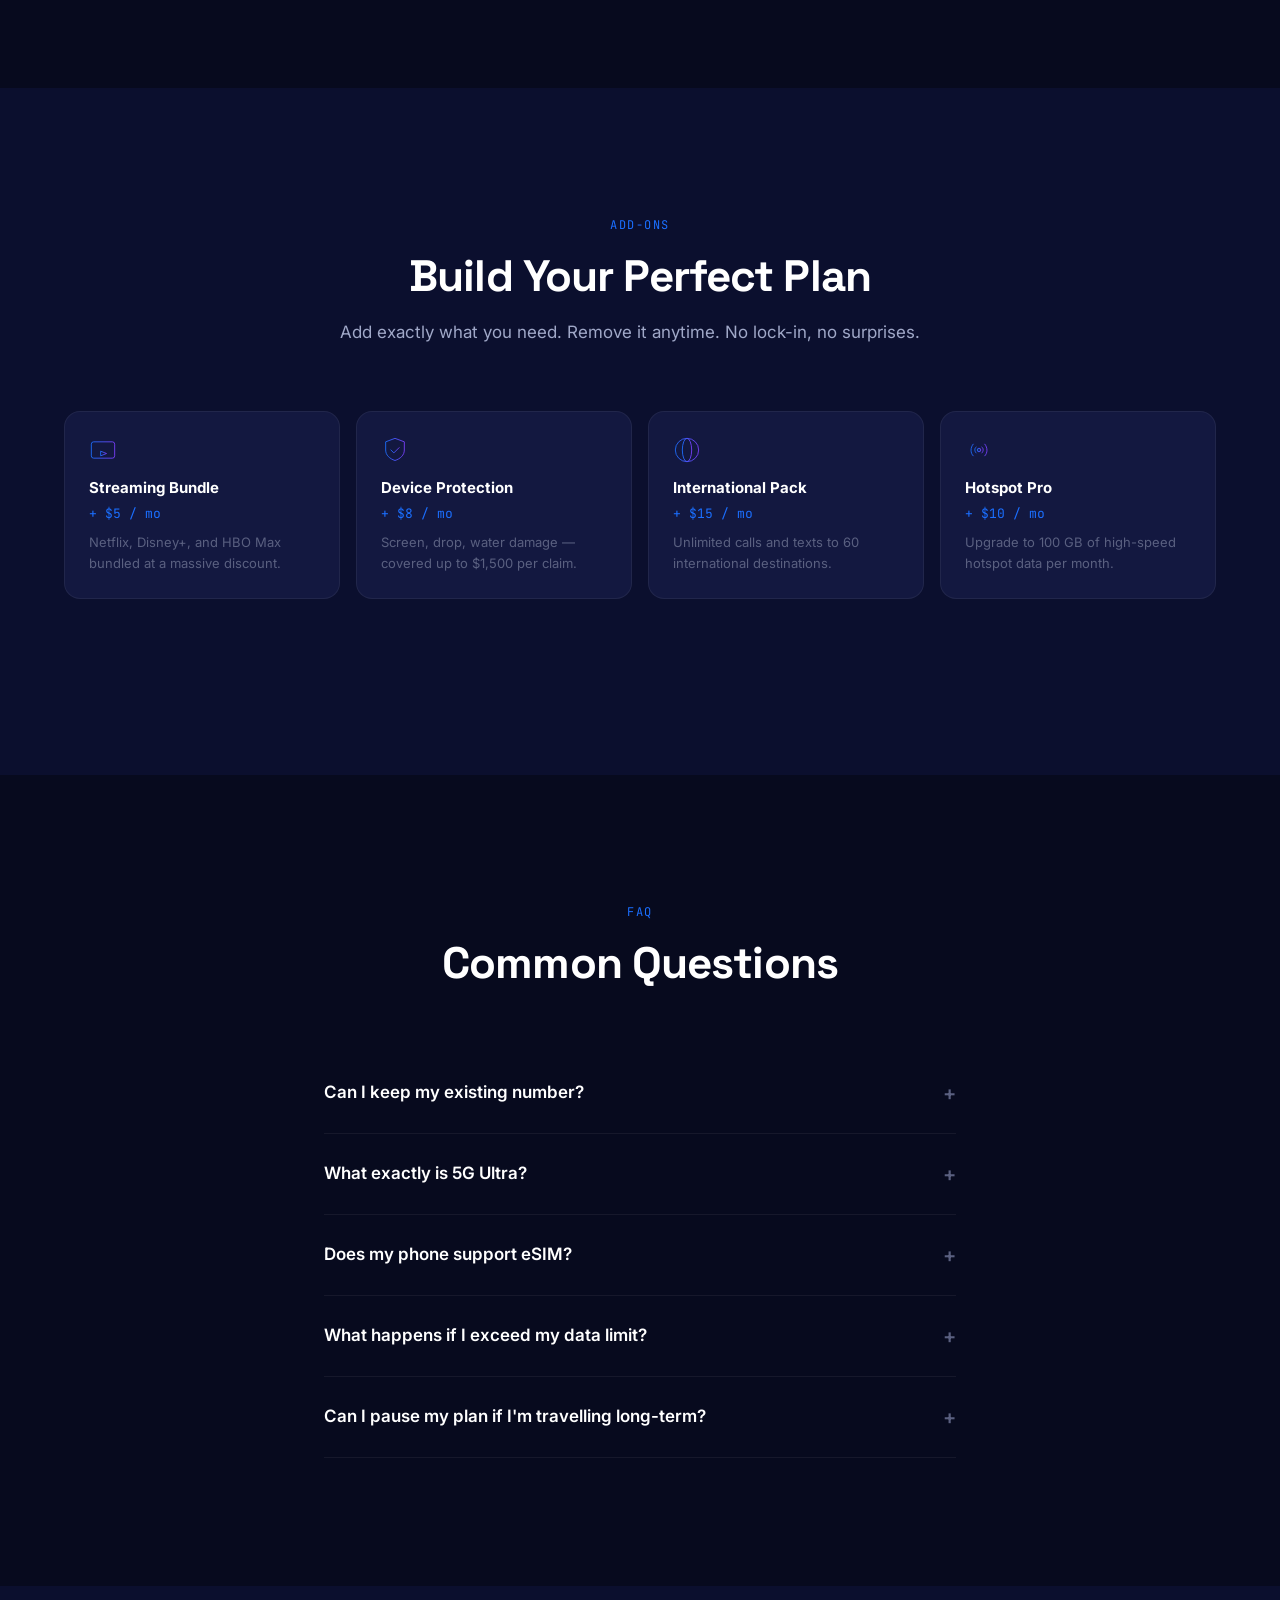
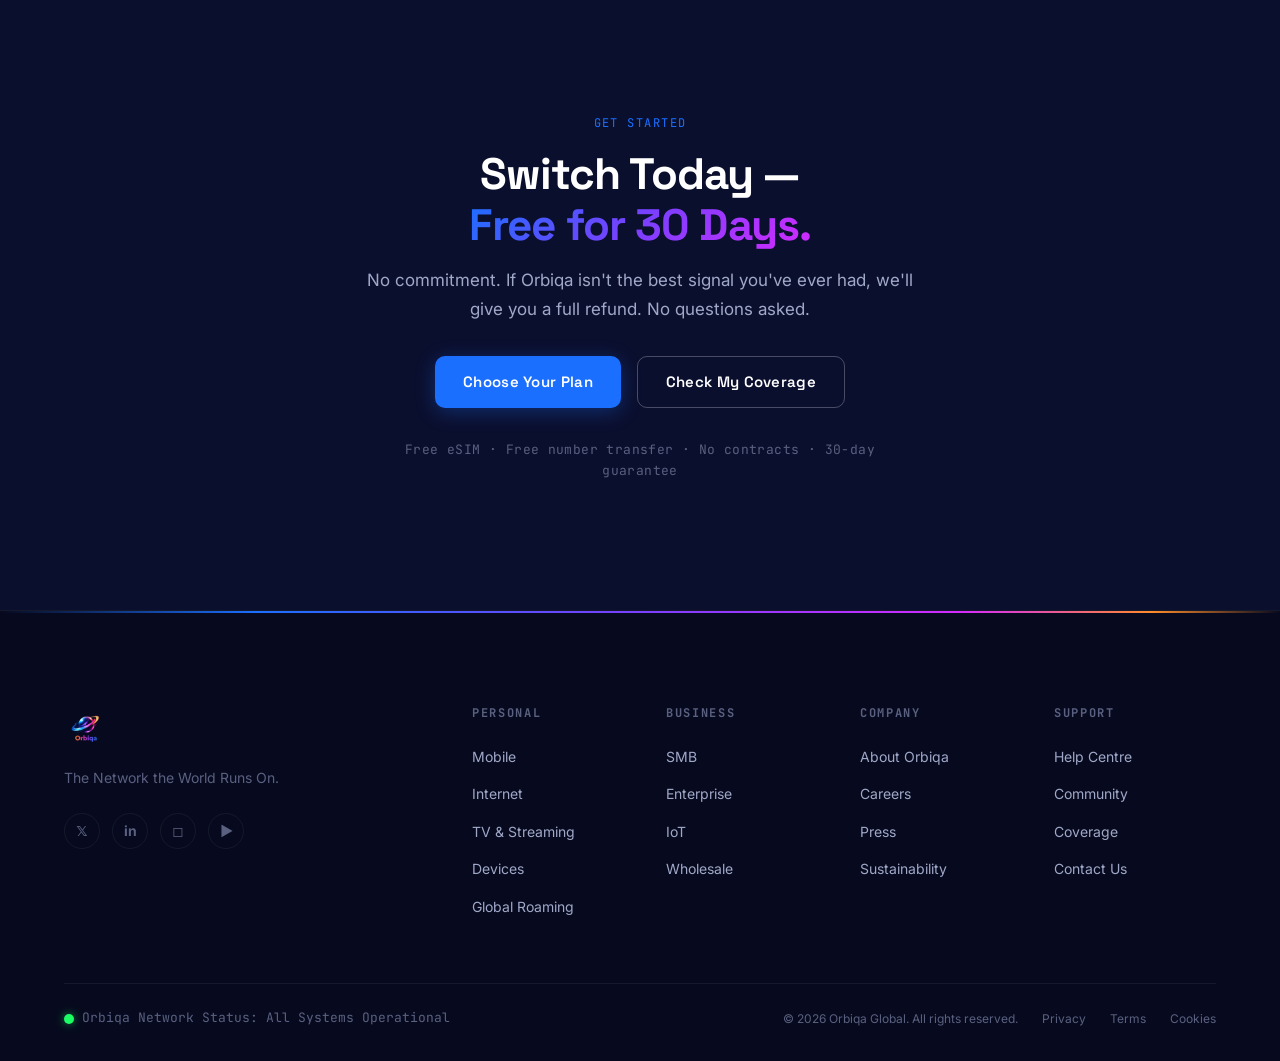
<file: mobile.html>
<!DOCTYPE html>
<html lang="en">
<head>
  <meta charset="UTF-8">
  <meta name="viewport" content="width=device-width, initial-scale=1.0">
  <title>Orbiqa Mobile — 5G Plans for Everywhere</title>
  <meta name="description" content="Orbiqa 5G mobile plans: Signal, Orbit, and Apex. Coverage in 190 countries with eSIM activation, unlimited data, and priority 5G.">
  <link rel="icon" type="image/png" href="pictures/logo.png">
  <link rel="preconnect" href="https://fonts.googleapis.com">
  <link rel="preconnect" href="https://fonts.gstatic.com" crossorigin>
  <link href="https://fonts.googleapis.com/css2?family=Space+Grotesk:wght@300;400;500;600;700;800&family=Inter:wght@300;400;500;600&family=JetBrains+Mono:wght@400;500;600&display=swap" rel="stylesheet">
  <link rel="stylesheet" href="css/style.css">
</head>
<body>

<svg style="position:absolute;width:0;height:0;overflow:hidden" aria-hidden="true">
  <defs>
    <linearGradient id="brandGrad" x1="0%" y1="0%" x2="100%" y2="100%">
      <stop offset="0%" stop-color="#1B6FFF"/>
      <stop offset="100%" stop-color="#7B3FFF"/>
    </linearGradient>
    <linearGradient id="brandGradH" x1="0%" y1="0%" x2="100%" y2="0%">
      <stop offset="0%" stop-color="#1B6FFF"/>
      <stop offset="100%" stop-color="#7B3FFF"/>
    </linearGradient>
    <linearGradient id="arcGradient" x1="0%" y1="0%" x2="100%" y2="0%">
      <stop offset="0%" stop-color="#1B6FFF"/>
      <stop offset="100%" stop-color="#7B3FFF"/>
    </linearGradient>
  </defs>
</svg>

<nav class="nav" id="mainNav">
  <div class="nav-container">
    <a href="index.html" class="nav-logo"><img src="pictures/logo.png" alt="Orbiqa" class="nav-logo-img"></a>
    <div class="nav-links">
      <div class="nav-item has-dropdown">
        <a href="#" class="nav-link">Personal</a>
        <div class="nav-dropdown">
          <a href="mobile.html">Mobile</a>
          <a href="internet.html">Internet</a>
          <a href="tv.html">TV &amp; Streaming</a>
          <a href="sport.html">Orbiqa Sport</a>
          <a href="devices.html">Devices</a>
          <a href="bundles.html">Bundles</a>
          <a href="roaming.html">Global Roaming</a>
        </div>
      </div>
      <div class="nav-item has-dropdown">
        <a href="#" class="nav-link">Business</a>
        <div class="nav-dropdown">
          <a href="business.html#smb">SMB</a>
          <a href="business.html#enterprise">Enterprise</a>
          <a href="business.html#wholesale">Wholesale</a>
          <a href="business.html#iot">IoT</a>
        </div>
      </div>
      <div class="nav-item has-dropdown">
        <a href="#" class="nav-link">Global</a>
        <div class="nav-dropdown">
          <a href="coverage.html">Coverage Map</a>
          <a href="roaming.html">Roaming</a>
          <a href="about.html">Orbiqa Worldwide</a>
        </div>
      </div>
      <div class="nav-item"><a href="support.html" class="nav-link">Support</a></div>
    </div>
    <div class="nav-actions">
      <a href="#" class="btn btn-ghost-sm">My Orbiqa</a>
      <a href="#plans" class="btn btn-primary-sm">Get Started</a>
      <button class="theme-toggle" id="themeToggle" aria-label="Toggle theme"><svg viewBox="0 0 24 24" fill="none" stroke="currentColor" stroke-width="2" stroke-linecap="round" width="18" height="18"><path d="M21 12.79A9 9 0 1111.21 3 7 7 0 0021 12.79z"/></svg></button>
      <button class="nav-hamburger" id="navHamburger" aria-label="Open menu"><span></span><span></span><span></span></button>
    </div>
  </div>
</nav>

<div class="nav-overlay" id="navOverlay">
  <div class="nav-overlay-content">
    <button class="nav-close" id="navClose">&times;</button>
    <div class="nav-overlay-arc"></div>
    <nav class="nav-overlay-links">
      <a href="mobile.html">Mobile</a>
      <a href="internet.html">Internet</a>
      <a href="tv.html">TV &amp; Streaming</a>
      <a href="sport.html">Orbiqa Sport</a>
      <a href="devices.html">Devices</a>
      <a href="bundles.html">Bundles</a>
      <a href="roaming.html">Global Roaming</a>
      <a href="business.html">Business</a>
      <a href="coverage.html">Coverage</a>
      <a href="about.html">About Orbiqa</a>
      <a href="support.html">Support</a>
    </nav>
    <div class="nav-overlay-actions">
      <a href="#" class="btn btn-ghost">My Orbiqa</a>
      <a href="#plans" class="btn btn-primary">Get Started</a>
    </div>
  </div>
</div>

<!-- HERO -->
<section class="page-hero">
  <div class="page-hero-bg" style="background-image:url('https://images.unsplash.com/photo-1512941937669-90a1b58e7e9c?auto=format&fit=crop&w=1600&q=80')"></div>
  <div class="page-hero-overlay"></div>
  <div class="page-hero-content">
    <span class="eyebrow page-hero-content .eyebrow">ORBIQA MOBILE</span>
    <h1 class="page-hero-title">Your Signal.<br><span class="gradient-text">Everywhere.</span></h1>
    <p class="page-hero-sub">5G in 190 countries. Plans that work as hard as you do. eSIM or physical SIM — your choice, instant activation.</p>
    <div class="page-hero-actions">
      <a href="#plans" class="btn btn-primary btn-signal">See Plans</a>
      <a href="coverage.html" class="btn btn-ghost">Check Coverage</a>
    </div>
  </div>
</section>

<!-- PLANS -->
<section class="inner-section" id="plans">
  <div class="container">
    <div class="section-header reveal">
      <span class="section-eyebrow">CHOOSE YOUR PLAN</span>
      <h2 class="section-title-lg">Every Plan.<br>Unlimited Everywhere.</h2>
      <p class="section-body-lg">No contracts. Cancel anytime. Port your number in 24 hours.</p>
      <div class="plan-toggles" role="group">
        <div class="toggle-group" id="planTypeToggle" role="radiogroup">
          <button class="toggle-btn active" data-type="personal">Personal</button>
          <button class="toggle-btn" data-type="family">Family</button>
        </div>
        <div class="toggle-group" id="billingToggle" role="radiogroup">
          <button class="toggle-btn active" data-billing="monthly">Monthly</button>
          <button class="toggle-btn" data-billing="annual">Annual <span class="save-badge">Save 20%</span></button>
        </div>
      </div>
    </div>

    <div class="plans-grid" id="plansGrid">
      <div class="plan-card reveal" data-delay="0">
        <div class="plan-header">
          <span class="plan-name">Signal</span>
          <p class="plan-tagline">Essential connectivity</p>
        </div>
        <div class="plan-price">
          <span class="price-currency">$</span>
          <span class="price-amount" data-personal-monthly="29" data-personal-annual="22" data-family-monthly="55" data-family-annual="44">29</span>
          <span class="price-period">/mo</span>
        </div>
        <ul class="plan-features">
          <li><svg class="check-icon" viewBox="0 0 16 16" fill="none"><polyline points="2,8 6,12 14,4" stroke="url(#brandGradH)" stroke-width="2" stroke-linecap="round" stroke-linejoin="round"/></svg>50 GB Data</li>
          <li><svg class="check-icon" viewBox="0 0 16 16" fill="none"><polyline points="2,8 6,12 14,4" stroke="url(#brandGradH)" stroke-width="2" stroke-linecap="round" stroke-linejoin="round"/></svg>5G Access</li>
          <li><svg class="check-icon" viewBox="0 0 16 16" fill="none"><polyline points="2,8 6,12 14,4" stroke="url(#brandGradH)" stroke-width="2" stroke-linecap="round" stroke-linejoin="round"/></svg>Roaming in 60 Countries</li>
          <li><svg class="check-icon" viewBox="0 0 16 16" fill="none"><polyline points="2,8 6,12 14,4" stroke="url(#brandGradH)" stroke-width="2" stroke-linecap="round" stroke-linejoin="round"/></svg>HD Voice &amp; Video Calls</li>
          <li><svg class="check-icon" viewBox="0 0 16 16" fill="none"><polyline points="2,8 6,12 14,4" stroke="url(#brandGradH)" stroke-width="2" stroke-linecap="round" stroke-linejoin="round"/></svg>eSIM Ready</li>
          <li><svg class="check-icon" viewBox="0 0 16 16" fill="none"><polyline points="2,8 6,12 14,4" stroke="url(#brandGradH)" stroke-width="2" stroke-linecap="round" stroke-linejoin="round"/></svg>10 GB Mobile Hotspot</li>
        </ul>
        <a href="#" class="btn btn-ghost btn-full">Choose Signal</a>
      </div>

      <div class="plan-card featured reveal" data-delay="100">
        <div class="plan-badge">Most Popular</div>
        <div class="plan-header">
          <span class="plan-name">Orbit</span>
          <p class="plan-tagline">Unlimited, everywhere</p>
        </div>
        <div class="plan-price">
          <span class="price-currency">$</span>
          <span class="price-amount" data-personal-monthly="59" data-personal-annual="47" data-family-monthly="99" data-family-annual="79">59</span>
          <span class="price-period">/mo</span>
        </div>
        <ul class="plan-features">
          <li><svg class="check-icon" viewBox="0 0 16 16" fill="none"><polyline points="2,8 6,12 14,4" stroke="url(#brandGradH)" stroke-width="2" stroke-linecap="round" stroke-linejoin="round"/></svg>Unlimited Data</li>
          <li><svg class="check-icon" viewBox="0 0 16 16" fill="none"><polyline points="2,8 6,12 14,4" stroke="url(#brandGradH)" stroke-width="2" stroke-linecap="round" stroke-linejoin="round"/></svg>5G Ultra Access</li>
          <li><svg class="check-icon" viewBox="0 0 16 16" fill="none"><polyline points="2,8 6,12 14,4" stroke="url(#brandGradH)" stroke-width="2" stroke-linecap="round" stroke-linejoin="round"/></svg>Roaming in 190 Countries</li>
          <li><svg class="check-icon" viewBox="0 0 16 16" fill="none"><polyline points="2,8 6,12 14,4" stroke="url(#brandGradH)" stroke-width="2" stroke-linecap="round" stroke-linejoin="round"/></svg>HD Voice &amp; Video Calls</li>
          <li><svg class="check-icon" viewBox="0 0 16 16" fill="none"><polyline points="2,8 6,12 14,4" stroke="url(#brandGradH)" stroke-width="2" stroke-linecap="round" stroke-linejoin="round"/></svg>eSIM Ready</li>
          <li><svg class="check-icon" viewBox="0 0 16 16" fill="none"><polyline points="2,8 6,12 14,4" stroke="url(#brandGradH)" stroke-width="2" stroke-linecap="round" stroke-linejoin="round"/></svg>30 GB Mobile Hotspot</li>
          <li><svg class="check-icon" viewBox="0 0 16 16" fill="none"><polyline points="2,8 6,12 14,4" stroke="url(#brandGradH)" stroke-width="2" stroke-linecap="round" stroke-linejoin="round"/></svg>Exclusive Orbit subscriber perks</li>
        </ul>
        <a href="#" class="btn btn-primary btn-full btn-signal">Choose Orbit</a>
      </div>

      <div class="plan-card reveal" data-delay="200">
        <div class="plan-header">
          <span class="plan-name">Apex</span>
          <p class="plan-tagline">The complete experience</p>
        </div>
        <div class="plan-price">
          <span class="price-currency">$</span>
          <span class="price-amount" data-personal-monthly="99" data-personal-annual="79" data-family-monthly="169" data-family-annual="135">99</span>
          <span class="price-period">/mo</span>
        </div>
        <ul class="plan-features">
          <li><svg class="check-icon" viewBox="0 0 16 16" fill="none"><polyline points="2,8 6,12 14,4" stroke="url(#brandGradH)" stroke-width="2" stroke-linecap="round" stroke-linejoin="round"/></svg>Unlimited Data + Priority</li>
          <li><svg class="check-icon" viewBox="0 0 16 16" fill="none"><polyline points="2,8 6,12 14,4" stroke="url(#brandGradH)" stroke-width="2" stroke-linecap="round" stroke-linejoin="round"/></svg>5G Ultra + mmWave</li>
          <li><svg class="check-icon" viewBox="0 0 16 16" fill="none"><polyline points="2,8 6,12 14,4" stroke="url(#brandGradH)" stroke-width="2" stroke-linecap="round" stroke-linejoin="round"/></svg>Global Unlimited Roaming</li>
          <li><svg class="check-icon" viewBox="0 0 16 16" fill="none"><polyline points="2,8 6,12 14,4" stroke="url(#brandGradH)" stroke-width="2" stroke-linecap="round" stroke-linejoin="round"/></svg>80 GB Mobile Hotspot</li>
          <li><svg class="check-icon" viewBox="0 0 16 16" fill="none"><polyline points="2,8 6,12 14,4" stroke="url(#brandGradH)" stroke-width="2" stroke-linecap="round" stroke-linejoin="round"/></svg>eSIM Ready</li>
          <li><svg class="check-icon" viewBox="0 0 16 16" fill="none"><polyline points="2,8 6,12 14,4" stroke="url(#brandGradH)" stroke-width="2" stroke-linecap="round" stroke-linejoin="round"/></svg>Dedicated Priority Support</li>
          <li><svg class="check-icon" viewBox="0 0 16 16" fill="none"><polyline points="2,8 6,12 14,4" stroke="url(#brandGradH)" stroke-width="2" stroke-linecap="round" stroke-linejoin="round"/></svg>Annual device protection included</li>
          <li><svg class="check-icon" viewBox="0 0 16 16" fill="none"><polyline points="2,8 6,12 14,4" stroke="url(#brandGradH)" stroke-width="2" stroke-linecap="round" stroke-linejoin="round"/></svg>Apex subscriber status perks</li>
        </ul>
        <a href="#" class="btn btn-ghost btn-full">Choose Apex</a>
      </div>
    </div>
    <div class="plans-trust reveal" style="margin-top:2rem">
      <span>No contracts.</span><span>Cancel anytime.</span><span>Port your number in 24 hours.</span>
    </div>
  </div>
</section>

<!-- WHY 5G -->
<section class="inner-section inner-section-dark">
  <div class="container">
    <div class="section-header reveal">
      <span class="section-eyebrow">ORBIQA 5G</span>
      <h2 class="section-title-lg">Why Orbiqa 5G</h2>
      <p class="section-body-lg">Not all 5G is created equal. Orbiqa 5G Ultra uses mmWave and Sub-6 GHz spectrum for the fastest, most reliable connection on earth.</p>
    </div>
    <div class="feature-grid">
      <div class="feature-box reveal" data-delay="0">
        <div class="feature-box-icon"><svg viewBox="0 0 48 48" fill="none" width="32" height="32"><polygon points="28,4 12,28 24,28 20,44 36,20 24,20" stroke="url(#brandGradH)" stroke-width="1.5" stroke-linejoin="round" fill="rgba(27,111,255,0.1)"/></svg></div>
        <div class="feature-box-title">Fastest 5G</div>
        <div class="feature-box-desc">Peak download speeds up to 10 Gbps on our mmWave network in major cities. No other carrier comes close.</div>
      </div>
      <div class="feature-box reveal" data-delay="60">
        <div class="feature-box-icon"><svg viewBox="0 0 48 48" fill="none" width="32" height="32"><circle cx="24" cy="24" r="20" stroke="url(#brandGradH)" stroke-width="1.5"/><ellipse cx="24" cy="24" rx="9" ry="20" stroke="url(#brandGradH)" stroke-width="1.5"/><line x1="4" y1="24" x2="44" y2="24" stroke="url(#brandGradH)" stroke-width="1.5"/><line x1="8" y1="14" x2="40" y2="14" stroke="url(#brandGradH)" stroke-width="1"/><line x1="8" y1="34" x2="40" y2="34" stroke="url(#brandGradH)" stroke-width="1"/></svg></div>
        <div class="feature-box-title">Global Coverage</div>
        <div class="feature-box-desc">5G in 50+ countries, 4G in 190. You're covered on every continent, every time zone, every trip.</div>
      </div>
      <div class="feature-box reveal" data-delay="120">
        <div class="feature-box-icon"><svg viewBox="0 0 48 48" fill="none" width="32" height="32"><rect x="12" y="4" width="24" height="40" rx="5" stroke="url(#brandGradH)" stroke-width="1.5"/><line x1="20" y1="10" x2="28" y2="10" stroke="url(#brandGradH)" stroke-width="1.5" stroke-linecap="round"/><path d="M24 20v12M20 28l4 4 4-4" stroke="url(#brandGradH)" stroke-width="1.5" stroke-linecap="round" stroke-linejoin="round"/></svg></div>
        <div class="feature-box-title">eSIM Ready</div>
        <div class="feature-box-desc">Activate in minutes with eSIM. No waiting for a physical SIM card. Compatible with all modern smartphones.</div>
      </div>
      <div class="feature-box reveal" data-delay="0">
        <div class="feature-box-icon"><svg viewBox="0 0 48 48" fill="none" width="32" height="32"><circle cx="24" cy="24" r="20" stroke="url(#brandGradH)" stroke-width="1.5"/><line x1="10" y1="10" x2="38" y2="38" stroke="url(#brandGradH)" stroke-width="1.5"/></svg></div>
        <div class="feature-box-title">No Throttling</div>
        <div class="feature-box-desc">Unlimited means unlimited. We never throttle video, gaming, or streaming — even at peak times.</div>
      </div>
      <div class="feature-box reveal" data-delay="60">
        <div class="feature-box-icon"><svg viewBox="0 0 48 48" fill="none" width="32" height="32"><path d="M16 6h16v18a8 8 0 01-16 0V6z" stroke="url(#brandGradH)" stroke-width="1.5" stroke-linejoin="round"/><path d="M16 10H8a4 4 0 004 4h4M32 10h8a4 4 0 01-4 4h-4" stroke="url(#brandGradH)" stroke-width="1.5" stroke-linecap="round"/><line x1="24" y1="32" x2="24" y2="38" stroke="url(#brandGradH)" stroke-width="1.5"/><path d="M16 38h16" stroke="url(#brandGradH)" stroke-width="1.5" stroke-linecap="round"/></svg></div>
        <div class="feature-box-title">Priority Data</div>
        <div class="feature-box-desc">Apex and Orbit plans include priority data, so you always get the best speeds even in crowded areas.</div>
      </div>
      <div class="feature-box reveal" data-delay="120">
        <div class="feature-box-icon"><svg viewBox="0 0 48 48" fill="none" width="32" height="32"><circle cx="24" cy="24" r="20" stroke="url(#brandGradH)" stroke-width="1.5"/><circle cx="24" cy="24" r="9" stroke="url(#brandGradH)" stroke-width="1.5"/><line x1="24" y1="4" x2="24" y2="15" stroke="url(#brandGradH)" stroke-width="1.5"/><line x1="24" y1="33" x2="24" y2="44" stroke="url(#brandGradH)" stroke-width="1.5"/><line x1="4" y1="24" x2="15" y2="24" stroke="url(#brandGradH)" stroke-width="1.5"/><line x1="33" y1="24" x2="44" y2="24" stroke="url(#brandGradH)" stroke-width="1.5"/></svg></div>
        <div class="feature-box-title">24/7 Support</div>
        <div class="feature-box-desc">Real people, any time, any day. Chat, call, or video — we're always here when you need us most.</div>
      </div>
    </div>
  </div>
</section>

<!-- eSIM SPOTLIGHT -->
<section class="inner-section">
  <div class="container">
    <div class="section-header reveal">
      <span class="section-eyebrow">ESIM</span>
      <h2 class="section-title-lg">Switch in Minutes,<br>Not Days.</h2>
      <p class="section-body-lg">The physical SIM card is history. Orbiqa eSIM activates instantly, right from your phone — no store visits, no waiting.</p>
    </div>
    <div class="process-steps">
      <div class="step reveal" data-delay="0">
        <div class="step-num">1</div>
        <div class="step-title">Choose Your Plan</div>
        <div class="step-desc">Pick the plan that suits your lifestyle. Orbit and Apex include global roaming.</div>
      </div>
      <div class="step reveal" data-delay="100">
        <div class="step-num">2</div>
        <div class="step-title">Scan & Activate</div>
        <div class="step-desc">Receive a QR code by email. Scan it in Settings → Cellular. Takes under 2 minutes.</div>
      </div>
      <div class="step reveal" data-delay="200">
        <div class="step-num">3</div>
        <div class="step-title">You're Connected</div>
        <div class="step-desc">5G activates immediately. Your old number transfers automatically within 24 hours.</div>
      </div>
    </div>
  </div>
</section>

<!-- SPEED COMPARISON TABLE -->
<section class="inner-section inner-section-dark">
  <div class="container">
    <div class="section-header reveal">
      <span class="section-eyebrow">SPEED COMPARISON</span>
      <h2 class="section-title-lg">Orbiqa vs the Competition</h2>
    </div>
    <div class="reveal">
      <table class="comparison-table">
        <thead>
          <tr>
            <th>Feature</th>
            <th class="col-highlight">Orbiqa 5G Ultra</th>
            <th>Competitor A</th>
            <th>Competitor B</th>
          </tr>
        </thead>
        <tbody>
          <tr>
            <td>Peak Download Speed</td>
            <td class="col-highlight" style="color:#1B6FFF;font-weight:700">10 Gbps</td>
            <td>4.2 Gbps</td>
            <td>3.8 Gbps</td>
          </tr>
          <tr>
            <td>Upload Speed</td>
            <td class="col-highlight" style="color:#1B6FFF;font-weight:700">2 Gbps</td>
            <td>800 Mbps</td>
            <td>600 Mbps</td>
          </tr>
          <tr>
            <td>Latency</td>
            <td class="col-highlight" style="color:#1B6FFF;font-weight:700">&lt;5ms</td>
            <td>12ms</td>
            <td>18ms</td>
          </tr>
          <tr>
            <td>Coverage Countries</td>
            <td class="col-highlight" style="color:#1B6FFF;font-weight:700">190+</td>
            <td>120</td>
            <td>95</td>
          </tr>
          <tr>
            <td>Roaming Included</td>
            <td class="col-highlight check"><svg viewBox="0 0 16 16" fill="none" width="16" height="16" style="display:inline"><polyline points="2,8 6,12 14,4" stroke="#00C87A" stroke-width="2" stroke-linecap="round" stroke-linejoin="round"/></svg></td>
            <td class="cross"><svg viewBox="0 0 16 16" fill="none" width="16" height="16" style="display:inline"><line x1="4" y1="4" x2="12" y2="12" stroke="rgba(255,80,80,0.7)" stroke-width="2" stroke-linecap="round"/><line x1="12" y1="4" x2="4" y2="12" stroke="rgba(255,80,80,0.7)" stroke-width="2" stroke-linecap="round"/></svg></td>
            <td class="cross"><svg viewBox="0 0 16 16" fill="none" width="16" height="16" style="display:inline"><line x1="4" y1="4" x2="12" y2="12" stroke="rgba(255,80,80,0.7)" stroke-width="2" stroke-linecap="round"/><line x1="12" y1="4" x2="4" y2="12" stroke="rgba(255,80,80,0.7)" stroke-width="2" stroke-linecap="round"/></svg></td>
          </tr>
          <tr>
            <td>eSIM Support</td>
            <td class="col-highlight check"><svg viewBox="0 0 16 16" fill="none" width="16" height="16" style="display:inline"><polyline points="2,8 6,12 14,4" stroke="#00C87A" stroke-width="2" stroke-linecap="round" stroke-linejoin="round"/></svg></td>
            <td class="check"><svg viewBox="0 0 16 16" fill="none" width="16" height="16" style="display:inline"><polyline points="2,8 6,12 14,4" stroke="#00C87A" stroke-width="2" stroke-linecap="round" stroke-linejoin="round"/></svg></td>
            <td class="cross"><svg viewBox="0 0 16 16" fill="none" width="16" height="16" style="display:inline"><line x1="4" y1="4" x2="12" y2="12" stroke="rgba(255,80,80,0.7)" stroke-width="2" stroke-linecap="round"/><line x1="12" y1="4" x2="4" y2="12" stroke="rgba(255,80,80,0.7)" stroke-width="2" stroke-linecap="round"/></svg></td>
          </tr>
          <tr>
            <td>No Throttling</td>
            <td class="col-highlight check"><svg viewBox="0 0 16 16" fill="none" width="16" height="16" style="display:inline"><polyline points="2,8 6,12 14,4" stroke="#00C87A" stroke-width="2" stroke-linecap="round" stroke-linejoin="round"/></svg></td>
            <td class="cross"><svg viewBox="0 0 16 16" fill="none" width="16" height="16" style="display:inline"><line x1="4" y1="4" x2="12" y2="12" stroke="rgba(255,80,80,0.7)" stroke-width="2" stroke-linecap="round"/><line x1="12" y1="4" x2="4" y2="12" stroke="rgba(255,80,80,0.7)" stroke-width="2" stroke-linecap="round"/></svg></td>
            <td class="cross"><svg viewBox="0 0 16 16" fill="none" width="16" height="16" style="display:inline"><line x1="4" y1="4" x2="12" y2="12" stroke="rgba(255,80,80,0.7)" stroke-width="2" stroke-linecap="round"/><line x1="12" y1="4" x2="4" y2="12" stroke="rgba(255,80,80,0.7)" stroke-width="2" stroke-linecap="round"/></svg></td>
          </tr>
        </tbody>
      </table>
    </div>
  </div>
</section>

<!-- ADD-ONS -->
<section class="inner-section">
  <div class="container">
    <div class="section-header reveal">
      <span class="section-eyebrow">ADD-ONS</span>
      <h2 class="section-title-lg">Build Your Perfect Plan</h2>
      <p class="section-body-lg">Add exactly what you need. Remove it anytime. No lock-in, no surprises.</p>
    </div>
    <div class="addons-strip">
      <div class="addon-card reveal" data-delay="0">
        <div class="addon-icon"><svg viewBox="0 0 48 48" fill="none" width="28" height="28"><rect x="4" y="10" width="40" height="28" rx="4" stroke="url(#brandGradH)" stroke-width="1.5"/><line x1="4" y1="18" x2="44" y2="18" stroke="url(#brandGradH)" stroke-width="1"/><line x1="14" y1="10" x2="14" y2="18" stroke="url(#brandGradH)" stroke-width="1"/><line x1="24" y1="10" x2="24" y2="18" stroke="url(#brandGradH)" stroke-width="1"/><line x1="34" y1="10" x2="34" y2="18" stroke="url(#brandGradH)" stroke-width="1"/><polygon points="20,26 20,34 30,30" stroke="url(#brandGradH)" stroke-width="1.5" stroke-linejoin="round"/></svg></div>
        <div class="addon-name">Streaming Bundle</div>
        <div class="addon-price">+ $5 / mo</div>
        <div class="addon-desc">Netflix, Disney+, and HBO Max bundled at a massive discount.</div>
      </div>
      <div class="addon-card reveal" data-delay="60">
        <div class="addon-icon"><svg viewBox="0 0 48 48" fill="none" width="28" height="28"><path d="M24 4l16 6v14c0 9-7 15-16 18C15 39 8 33 8 24V10l16-6z" stroke="url(#brandGradH)" stroke-width="1.5" stroke-linejoin="round"/><polyline points="17,24 22,29 31,20" stroke="url(#brandGradH)" stroke-width="1.5" stroke-linecap="round" stroke-linejoin="round"/></svg></div>
        <div class="addon-name">Device Protection</div>
        <div class="addon-price">+ $8 / mo</div>
        <div class="addon-desc">Screen, drop, water damage — covered up to $1,500 per claim.</div>
      </div>
      <div class="addon-card reveal" data-delay="120">
        <div class="addon-icon"><svg viewBox="0 0 48 48" fill="none" width="28" height="28"><circle cx="24" cy="24" r="20" stroke="url(#brandGradH)" stroke-width="1.5"/><ellipse cx="24" cy="24" rx="8" ry="20" stroke="url(#brandGradH)" stroke-width="1.5"/><line x1="4" y1="24" x2="44" y2="24" stroke="url(#brandGradH)" stroke-width="1.5"/></svg></div>
        <div class="addon-name">International Pack</div>
        <div class="addon-price">+ $15 / mo</div>
        <div class="addon-desc">Unlimited calls and texts to 60 international destinations.</div>
      </div>
      <div class="addon-card reveal" data-delay="180">
        <div class="addon-icon"><svg viewBox="0 0 48 48" fill="none" width="28" height="28"><path d="M14 34c-5-5-5-14 0-20M34 34c5-5 5-14 0-20" stroke="url(#brandGradH)" stroke-width="1.5" stroke-linecap="round"/><path d="M19 29c-3-3-3-8 0-10M29 29c3-3 3-8 0-10" stroke="url(#brandGradH)" stroke-width="1.5" stroke-linecap="round"/><circle cx="24" cy="24" r="3" fill="rgba(27,111,255,0.2)" stroke="url(#brandGradH)" stroke-width="1.5"/><line x1="24" y1="27" x2="24" y2="42" stroke="url(#brandGradH)" stroke-width="1.5"/></svg></div>
        <div class="addon-name">Hotspot Pro</div>
        <div class="addon-price">+ $10 / mo</div>
        <div class="addon-desc">Upgrade to 100 GB of high-speed hotspot data per month.</div>
      </div>
    </div>
  </div>
</section>

<!-- FAQ -->
<section class="inner-section inner-section-dark">
  <div class="container" style="max-width:760px">
    <div class="section-header reveal">
      <span class="section-eyebrow">FAQ</span>
      <h2 class="section-title-lg">Common Questions</h2>
    </div>
    <div class="faq-list reveal">
      <div class="faq-item">
        <button class="faq-question">Can I keep my existing number?<span class="faq-icon">+</span></button>
        <div class="faq-answer"><div class="faq-answer-inner">Yes. We'll transfer your number from any carrier within 24 hours, completely free of charge. You stay reachable the entire time during the transfer.</div></div>
      </div>
      <div class="faq-item">
        <button class="faq-question">What exactly is 5G Ultra?<span class="faq-icon">+</span></button>
        <div class="faq-answer"><div class="faq-answer-inner">5G Ultra is Orbiqa's premium tier of 5G, combining mmWave spectrum (ultra-fast, short range) with mid-band Sub-6 GHz (broad coverage). Together they deliver speeds up to 10 Gbps in cities and a consistent 1 Gbps+ in suburban areas.</div></div>
      </div>
      <div class="faq-item">
        <button class="faq-question">Does my phone support eSIM?<span class="faq-icon">+</span></button>
        <div class="faq-answer"><div class="faq-answer-inner">Most phones released after 2018 support eSIM, including all iPhones from XS onwards, Samsung Galaxy S20 and later, Google Pixel 3 and later, and many others. Check our compatibility list or contact support to confirm your specific device.</div></div>
      </div>
      <div class="faq-item">
        <button class="faq-question">What happens if I exceed my data limit?<span class="faq-icon">+</span></button>
        <div class="faq-answer"><div class="faq-answer-inner">On Signal plan (50 GB), after your monthly allowance is used your data continues at a reduced speed of 1 Mbps — enough for messaging and basic browsing. Orbit and Apex plans are truly unlimited with no speed reduction.</div></div>
      </div>
      <div class="faq-item">
        <button class="faq-question">Can I pause my plan if I'm travelling long-term?<span class="faq-icon">+</span></button>
        <div class="faq-answer"><div class="faq-answer-inner">Yes. You can pause your plan for up to 6 months via the MyOrbiqa app. Your number is held, your settings preserved, and you're charged a minimal hold fee of $5/month. Resume instantly when you're ready.</div></div>
      </div>
    </div>
  </div>
</section>

<!-- FINAL CTA -->
<section class="inner-section" style="text-align:center">
  <div class="container" style="max-width:680px">
    <span class="section-eyebrow reveal">GET STARTED</span>
    <h2 class="section-title-lg reveal">Switch Today —<br><span class="gradient-text">Free for 30 Days.</span></h2>
    <p class="section-body-lg reveal" style="margin-left:auto;margin-right:auto">No commitment. If Orbiqa isn't the best signal you've ever had, we'll give you a full refund. No questions asked.</p>
    <div class="reveal" style="display:flex;gap:1rem;justify-content:center;flex-wrap:wrap">
      <a href="#plans" class="btn btn-primary btn-signal">Choose Your Plan</a>
      <a href="coverage.html" class="btn btn-ghost">Check My Coverage</a>
    </div>
    <p class="final-trust reveal" style="margin-top:2rem">Free eSIM · Free number transfer · No contracts · 30-day guarantee</p>
  </div>
</section>

<footer class="footer">
  <div class="footer-spectrum-line"></div>
  <div class="container">
    <div class="footer-top">
      <div class="footer-brand">
        <a href="index.html"><img src="pictures/logo.png" alt="Orbiqa" class="footer-logo"></a>
        <p class="footer-tagline">The Network the World Runs On.</p>
        <div class="footer-social">
          <a href="#" class="social-link">𝕏</a>
          <a href="#" class="social-link">in</a>
          <a href="#" class="social-link">◻</a>
          <a href="#" class="social-link">▶</a>
        </div>
      </div>
      <div class="footer-cols">
        <div class="footer-col"><h4>Personal</h4><ul><li><a href="mobile.html">Mobile</a></li><li><a href="internet.html">Internet</a></li><li><a href="tv.html">TV &amp; Streaming</a></li><li><a href="devices.html">Devices</a></li><li><a href="roaming.html">Global Roaming</a></li></ul></div>
        <div class="footer-col"><h4>Business</h4><ul><li><a href="business.html#smb">SMB</a></li><li><a href="business.html#enterprise">Enterprise</a></li><li><a href="business.html#iot">IoT</a></li><li><a href="business.html#wholesale">Wholesale</a></li></ul></div>
        <div class="footer-col"><h4>Company</h4><ul><li><a href="about.html">About Orbiqa</a></li><li><a href="about.html#careers">Careers</a></li><li><a href="about.html#press">Press</a></li><li><a href="about.html#sustainability">Sustainability</a></li></ul></div>
        <div class="footer-col"><h4>Support</h4><ul><li><a href="support.html">Help Centre</a></li><li><a href="support.html#community">Community</a></li><li><a href="coverage.html">Coverage</a></li><li><a href="contact.html">Contact Us</a></li></ul></div>
      </div>
    </div>
    <div class="footer-bottom">
      <div class="footer-status"><span class="status-dot-green"></span><span>Orbiqa Network Status: All Systems Operational</span></div>
      <div class="footer-legal"><span>© 2026 Orbiqa Global. All rights reserved.</span><a href="#">Privacy</a><a href="#">Terms</a><a href="#">Cookies</a></div>
    </div>
  </div>
</footer>

<script src="js/nav.js"></script>
<script>
document.addEventListener('DOMContentLoaded', () => {
  let planType = 'personal', billing = 'monthly';
  function updatePrices() {
    document.querySelectorAll('.price-amount').forEach(el => {
      const key = planType + billing.charAt(0).toUpperCase() + billing.slice(1);
      const val = el.dataset[key];
      if (val) el.textContent = val;
    });
    document.querySelectorAll('.price-period').forEach(el => { el.textContent = billing === 'annual' ? '/mo*' : '/mo'; });
  }
  document.querySelectorAll('#planTypeToggle .toggle-btn').forEach(btn => {
    btn.addEventListener('click', () => {
      document.querySelectorAll('#planTypeToggle .toggle-btn').forEach(b => b.classList.remove('active'));
      btn.classList.add('active'); planType = btn.dataset.type; updatePrices();
    });
  });
  document.querySelectorAll('#billingToggle .toggle-btn').forEach(btn => {
    btn.addEventListener('click', () => {
      document.querySelectorAll('#billingToggle .toggle-btn').forEach(b => b.classList.remove('active'));
      btn.classList.add('active'); billing = btn.dataset.billing; updatePrices();
    });
  });
  document.querySelectorAll('.btn-signal').forEach(btn => {
    btn.addEventListener('click', function(e) {
      const p = document.createElement('span'); p.className='signal-pulse';
      const r = this.getBoundingClientRect();
      p.style.left=(e.clientX-r.left)+'px'; p.style.top=(e.clientY-r.top)+'px';
      this.appendChild(p); setTimeout(()=>p.remove(),600);
    });
  });
});
</script>
</body>
</html>
</file>
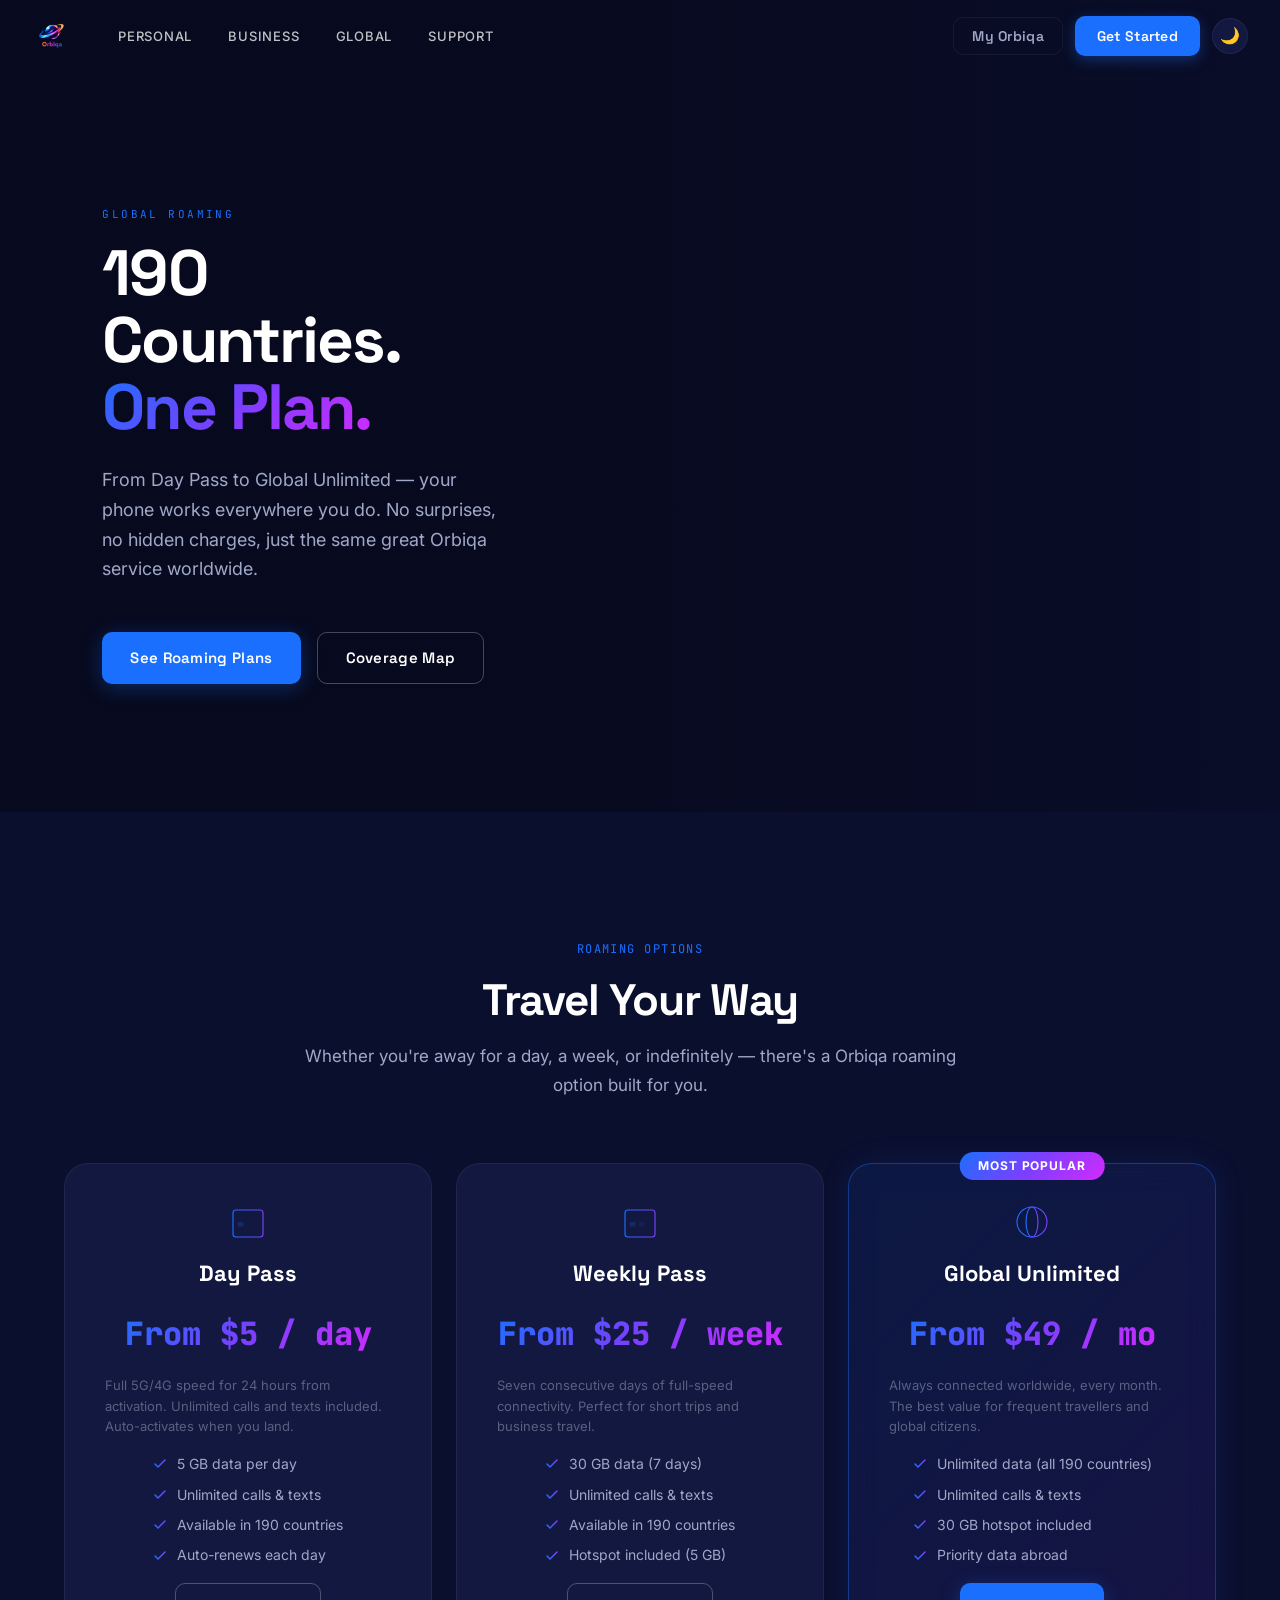
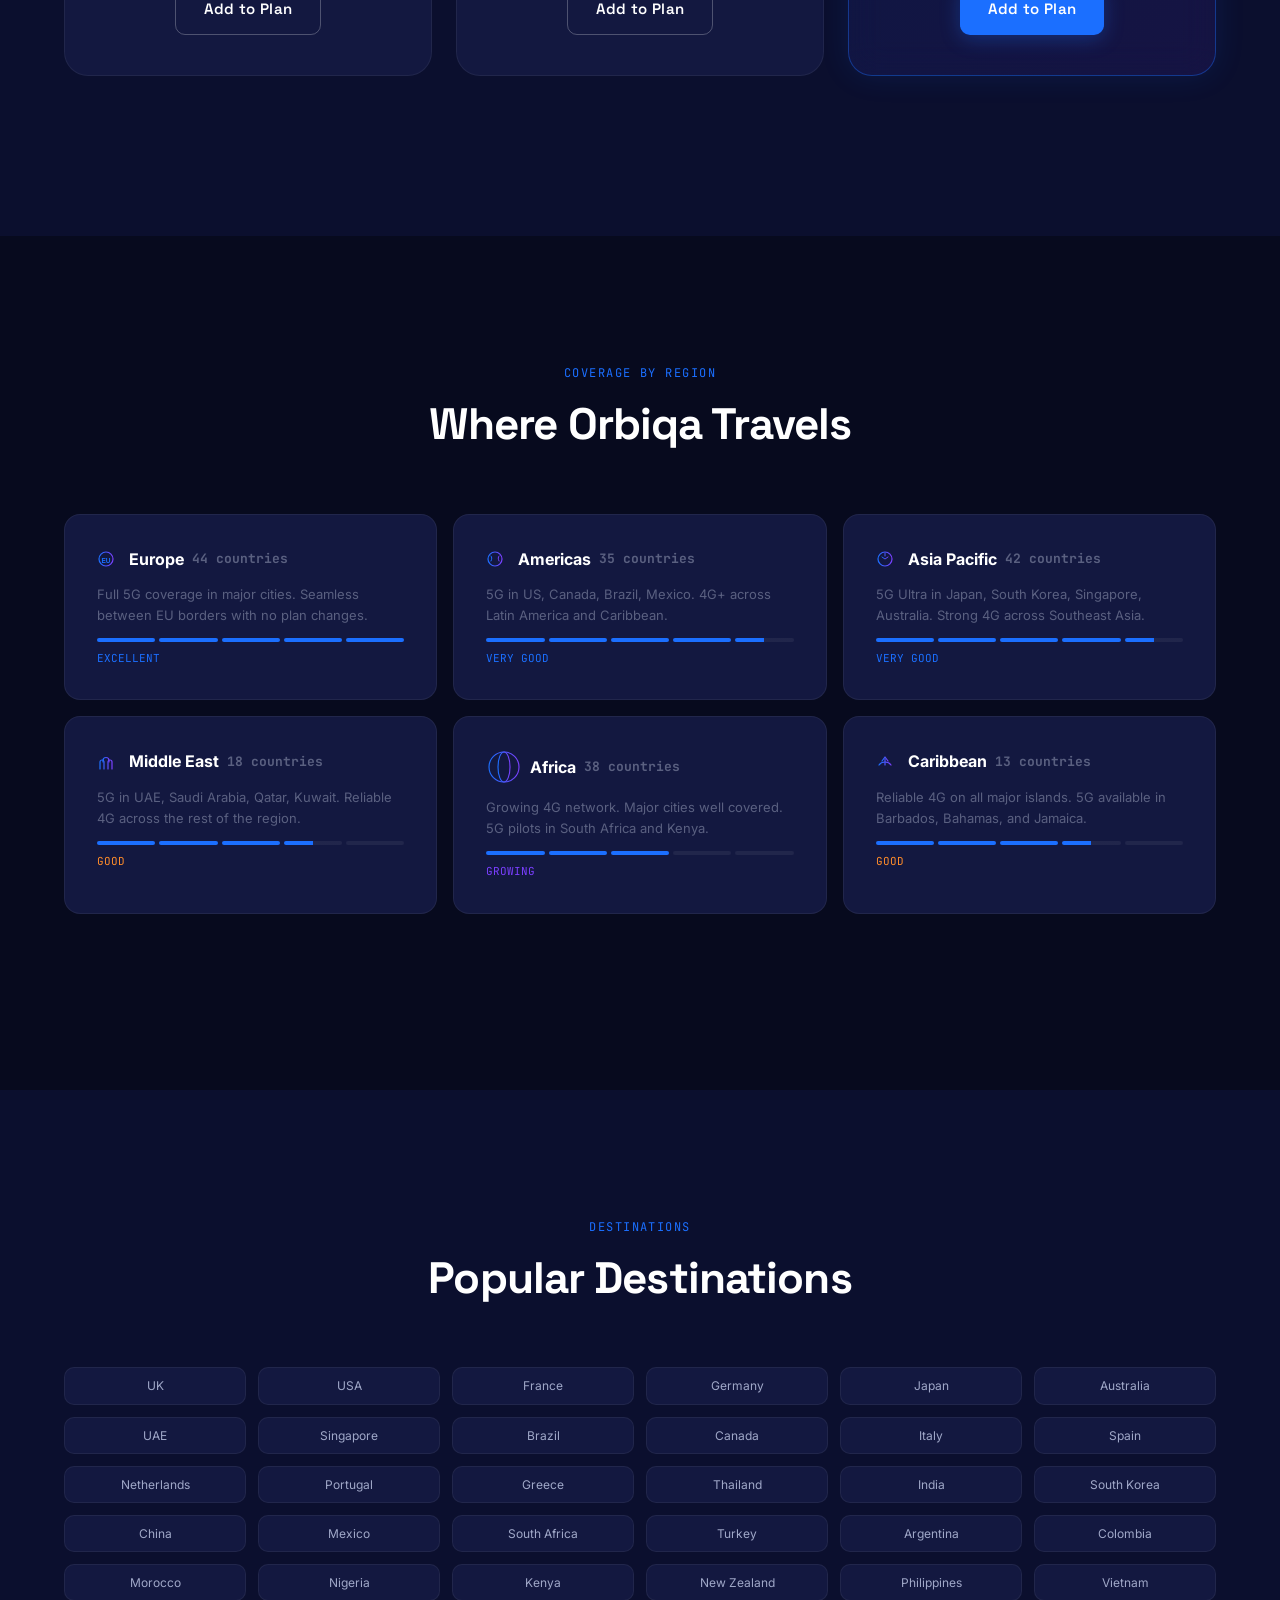
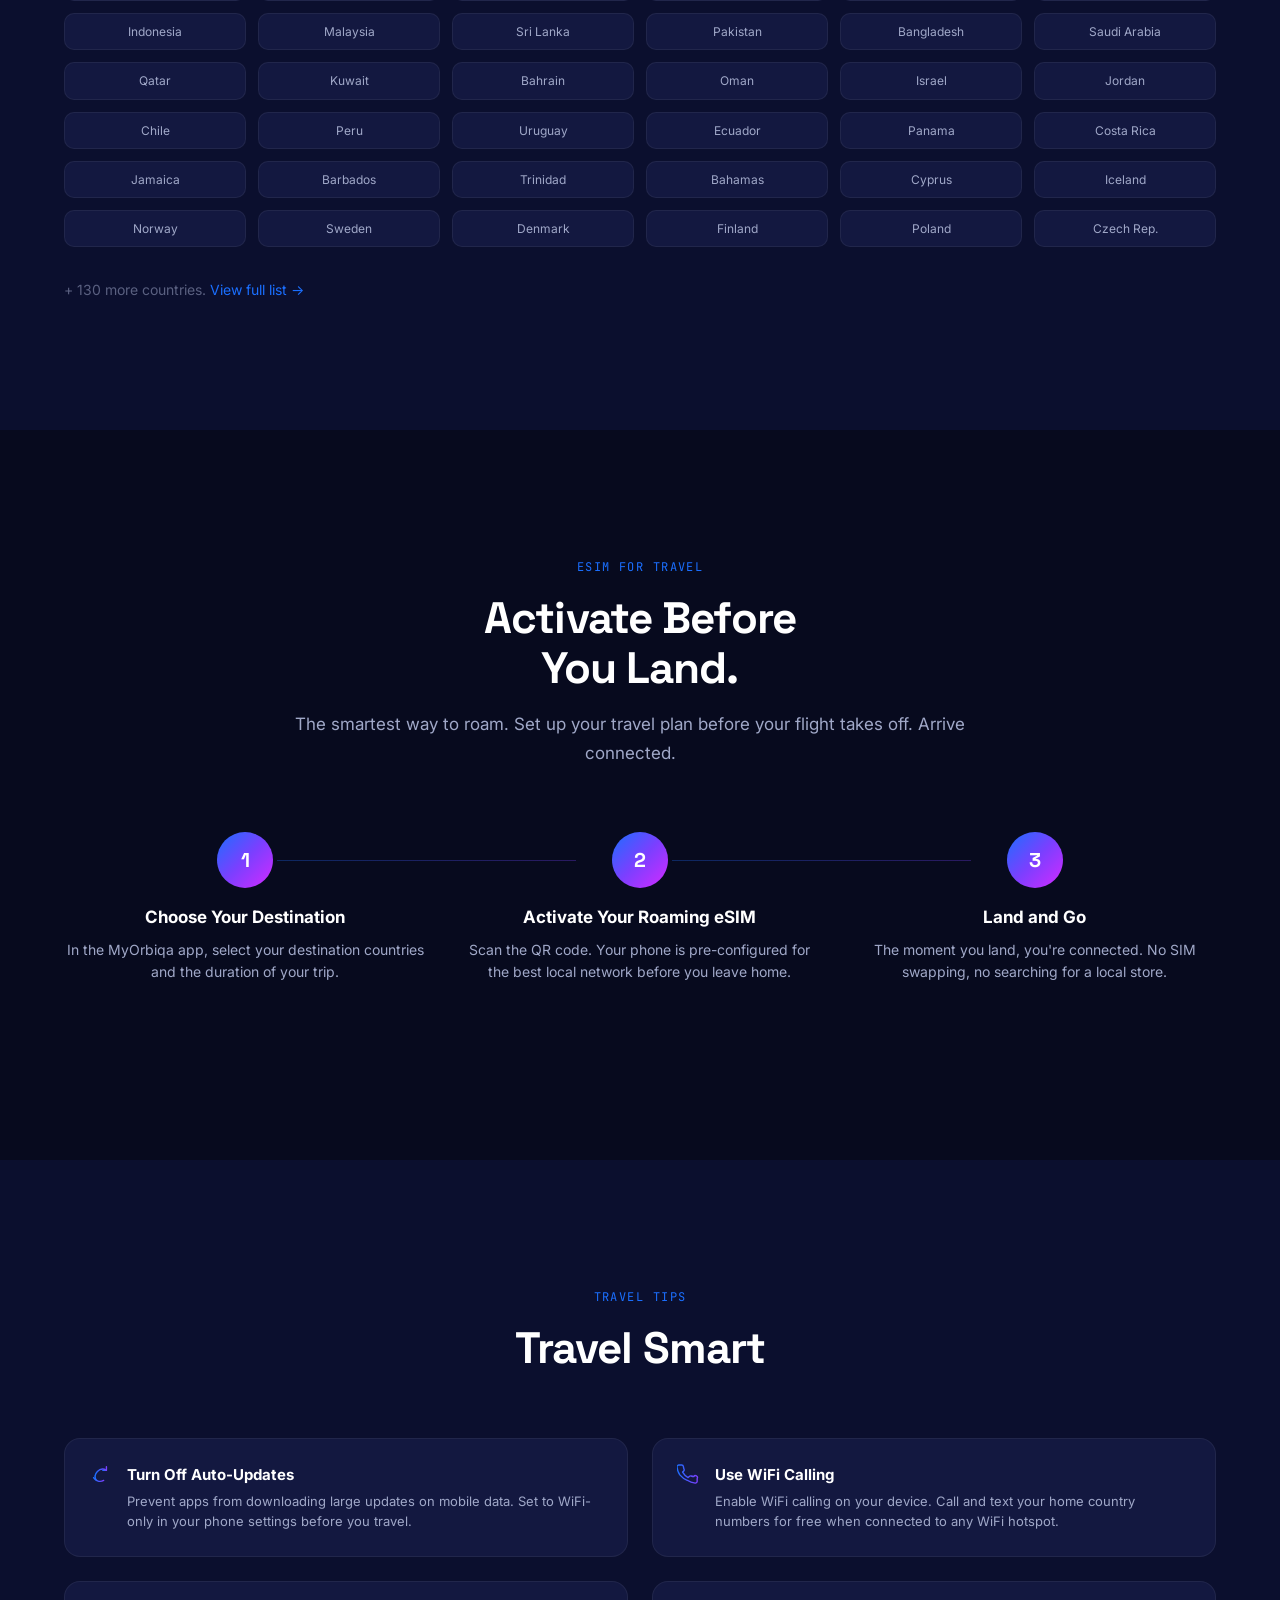
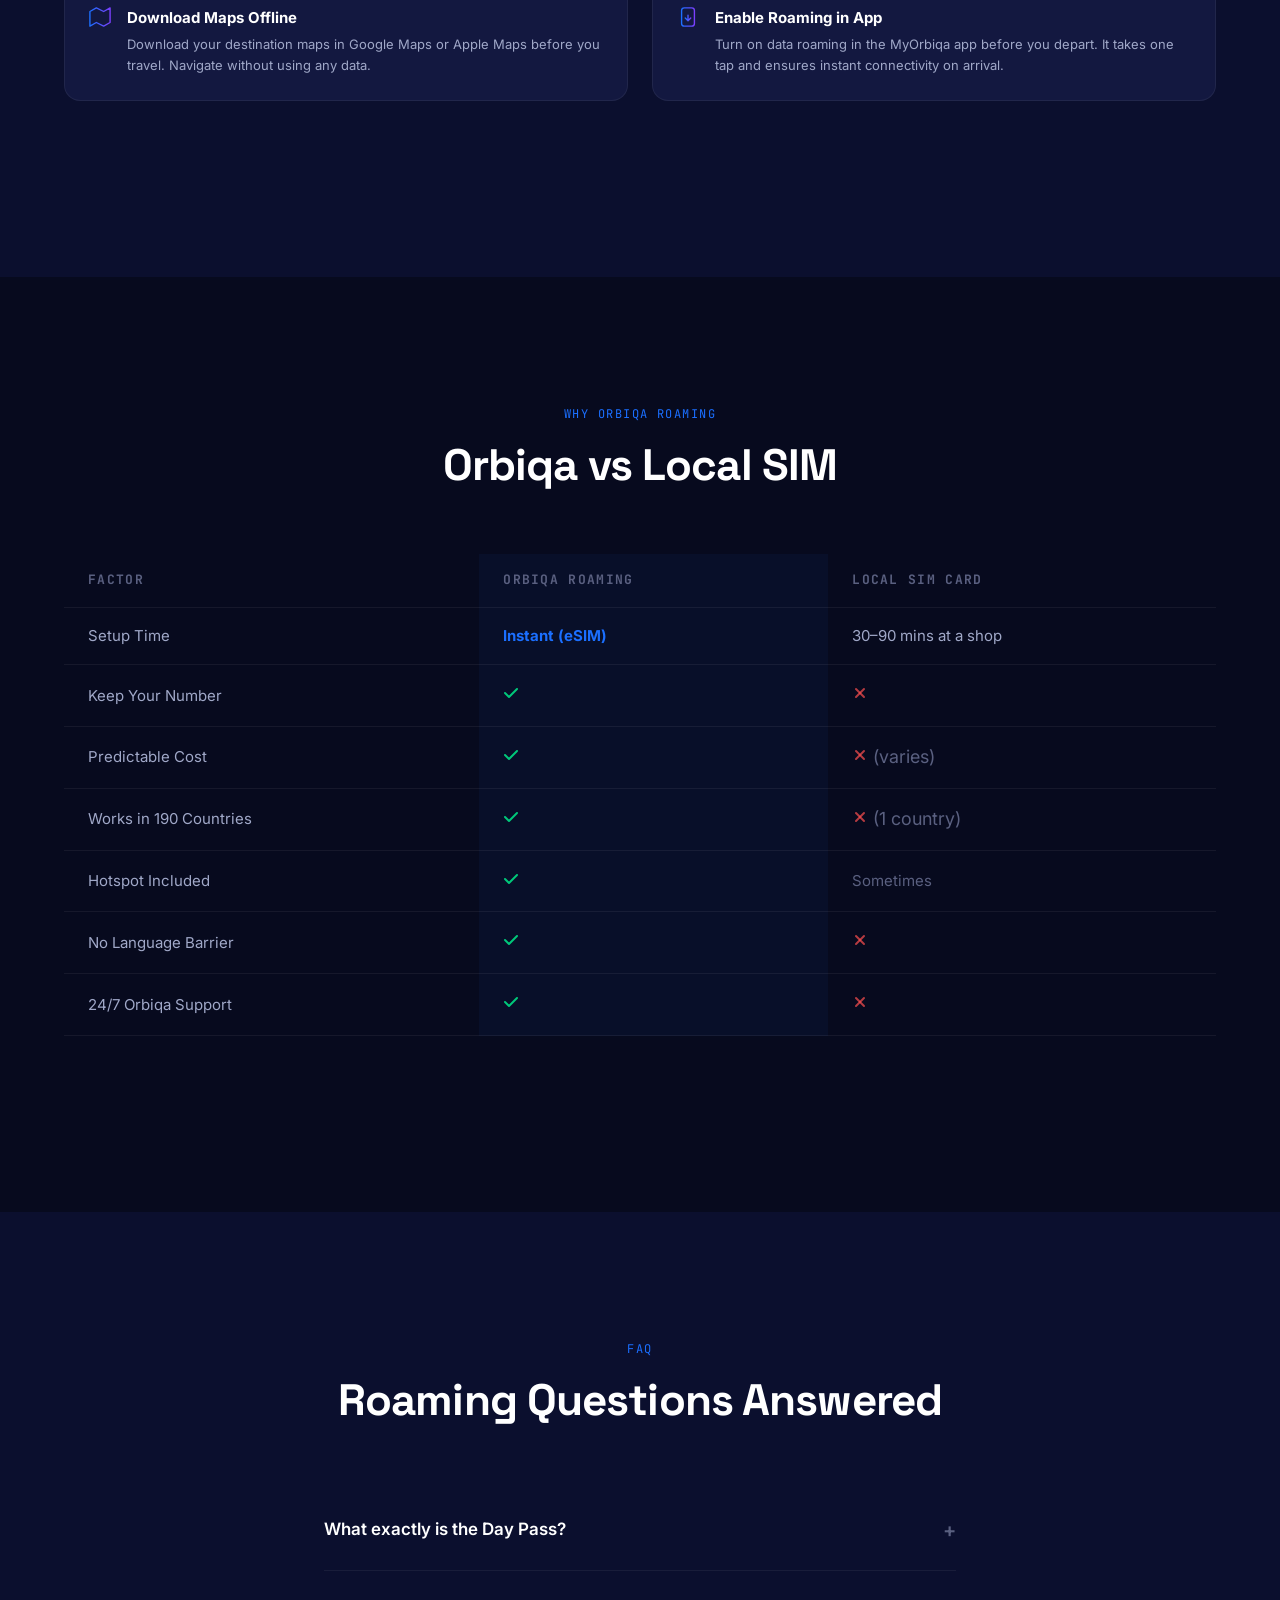
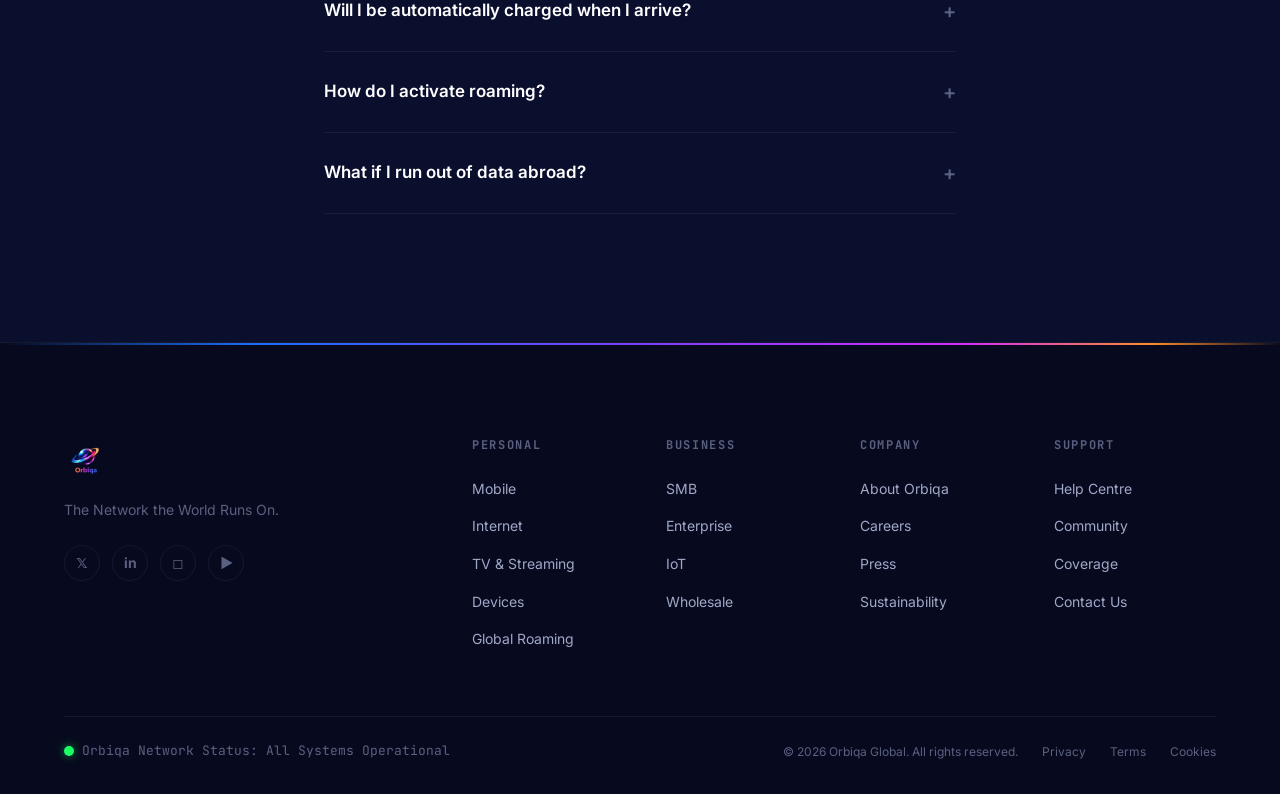
<file: roaming.html>
<!DOCTYPE html>
<html lang="en">
<head>
  <meta charset="UTF-8">
  <meta name="viewport" content="width=device-width, initial-scale=1.0">
  <title>Orbiqa Global Roaming — 190 Countries, One Plan</title>
  <meta name="description" content="Orbiqa Global Roaming covers 190 countries. Day Pass, Weekly, and Unlimited options. Activate eSIM before you land. Never pay surprise roaming charges.">
  <link rel="icon" type="image/png" href="pictures/logo.png">
  <link rel="preconnect" href="https://fonts.googleapis.com">
  <link rel="preconnect" href="https://fonts.gstatic.com" crossorigin>
  <link href="https://fonts.googleapis.com/css2?family=Space+Grotesk:wght@300;400;500;600;700;800&family=Inter:wght@300;400;500;600&family=JetBrains+Mono:wght@400;500;600&display=swap" rel="stylesheet">
  <link rel="stylesheet" href="css/style.css">
</head>
<body>

<svg style="position:absolute;width:0;height:0;overflow:hidden" aria-hidden="true">
  <defs>
    <linearGradient id="brandGrad" x1="0%" y1="0%" x2="100%" y2="100%"><stop offset="0%" stop-color="#1B6FFF"/><stop offset="100%" stop-color="#7B3FFF"/></linearGradient>
    <linearGradient id="brandGradH" x1="0%" y1="0%" x2="100%" y2="0%"><stop offset="0%" stop-color="#1B6FFF"/><stop offset="100%" stop-color="#7B3FFF"/></linearGradient>
    <linearGradient id="arcGradient" x1="0%" y1="0%" x2="100%" y2="0%"><stop offset="0%" stop-color="#1B6FFF"/><stop offset="100%" stop-color="#7B3FFF"/></linearGradient>
  </defs>
</svg>

<nav class="nav" id="mainNav">
  <div class="nav-container">
    <a href="index.html" class="nav-logo"><img src="pictures/logo.png" alt="Orbiqa" class="nav-logo-img"></a>
    <div class="nav-links">
      <div class="nav-item has-dropdown"><a href="#" class="nav-link">Personal</a><div class="nav-dropdown"><a href="mobile.html">Mobile</a><a href="internet.html">Internet</a><a href="tv.html">TV &amp; Streaming</a><a href="sport.html">Orbiqa Sport</a><a href="devices.html">Devices</a><a href="bundles.html">Bundles</a><a href="roaming.html">Global Roaming</a></div></div>
      <div class="nav-item has-dropdown"><a href="#" class="nav-link">Business</a><div class="nav-dropdown"><a href="business.html#smb">SMB</a><a href="business.html#enterprise">Enterprise</a><a href="business.html#wholesale">Wholesale</a><a href="business.html#iot">IoT</a></div></div>
      <div class="nav-item has-dropdown"><a href="#" class="nav-link">Global</a><div class="nav-dropdown"><a href="coverage.html">Coverage Map</a><a href="roaming.html">Roaming</a><a href="about.html">Orbiqa Worldwide</a><a href="sponsorships.html">Sponsorships</a></div></div>
      <div class="nav-item"><a href="support.html" class="nav-link">Support</a></div>
    </div>
    <div class="nav-actions">
      <a href="#" class="btn btn-ghost-sm">My Orbiqa</a>
      <a href="#plans" class="btn btn-primary-sm">Get Started</a>
      <button class="theme-toggle" id="themeToggle" aria-label="Toggle theme"><svg viewBox="0 0 24 24" fill="none" stroke="currentColor" stroke-width="2" stroke-linecap="round" width="18" height="18"><path d="M21 12.79A9 9 0 1111.21 3 7 7 0 0021 12.79z"/></svg></button>
      <button class="nav-hamburger" id="navHamburger" aria-label="Open menu"><span></span><span></span><span></span></button>
    </div>
  </div>
</nav>
<div class="nav-overlay" id="navOverlay">
  <div class="nav-overlay-content">
    <button class="nav-close" id="navClose">&times;</button>
    <div class="nav-overlay-arc"></div>
    <nav class="nav-overlay-links"><a href="mobile.html">Mobile</a><a href="internet.html">Internet</a><a href="tv.html">TV &amp; Streaming</a><a href="sport.html">Orbiqa Sport</a><a href="devices.html">Devices</a><a href="bundles.html">Bundles</a><a href="roaming.html">Global Roaming</a><a href="business.html">Business</a><a href="coverage.html">Coverage</a><a href="about.html">About Orbiqa</a><a href="sponsorships.html">Sponsorships</a><a href="support.html">Support</a></nav>
    <div class="nav-overlay-actions"><a href="#" class="btn btn-ghost">My Orbiqa</a><a href="#plans" class="btn btn-primary">Get Started</a></div>
  </div>
</div>

<!-- HERO -->
<section class="page-hero">
  <div class="page-hero-bg" style="background-image:url('https://images.unsplash.com/photo-1436491865332-7a61a109cc05?auto=format&fit=crop&w=1600&q=80')"></div>
  <div class="page-hero-overlay"></div>
  <div class="page-hero-content">
    <span class="eyebrow">GLOBAL ROAMING</span>
    <h1 class="page-hero-title">190 Countries.<br><span class="gradient-text">One Plan.</span></h1>
    <p class="page-hero-sub">From Day Pass to Global Unlimited — your phone works everywhere you do. No surprises, no hidden charges, just the same great Orbiqa service worldwide.</p>
    <div class="page-hero-actions">
      <a href="#plans" class="btn btn-primary btn-signal">See Roaming Plans</a>
      <a href="coverage.html" class="btn btn-ghost">Coverage Map</a>
    </div>
  </div>
</section>

<!-- ROAMING PLANS -->
<section class="inner-section" id="plans">
  <div class="container">
    <div class="section-header reveal">
      <span class="section-eyebrow">ROAMING OPTIONS</span>
      <h2 class="section-title-lg">Travel Your Way</h2>
      <p class="section-body-lg">Whether you're away for a day, a week, or indefinitely — there's a Orbiqa roaming option built for you.</p>
    </div>
    <div class="roaming-plans" style="display:grid;grid-template-columns:repeat(3,1fr);gap:1.5rem;margin:2rem 0" role="list">
      <div class="roaming-plan-card" style="background:var(--bg-card);border:1px solid var(--border-subtle);border-radius:var(--radius-lg);padding:2.5rem;display:flex;flex-direction:column;gap:1rem">
        <span style="font-size:40px"><svg viewBox="0 0 48 48" fill="none" width="36" height="36"><rect x="4" y="8" width="40" height="36" rx="4" stroke="url(#brandGradH)" stroke-width="1.5"/><line x1="4" y1="18" x2="44" y2="18" stroke="url(#brandGradH)" stroke-width="1.5"/><line x1="14" y1="4" x2="14" y2="12" stroke="url(#brandGradH)" stroke-width="1.5" stroke-linecap="round"/><line x1="34" y1="4" x2="34" y2="12" stroke="url(#brandGradH)" stroke-width="1.5" stroke-linecap="round"/><rect x="10" y="24" width="8" height="6" rx="1" fill="rgba(27,111,255,0.2)"/></svg></span>
        <span class="roaming-plan-name" style="font-size:22px;font-weight:800">Day Pass</span>
        <span class="roaming-plan-price" style="font-size:32px;font-weight:800;background:var(--grad-brand);-webkit-background-clip:text;-webkit-text-fill-color:transparent;background-clip:text">From $5 / day</span>
        <span class="roaming-plan-desc">Full 5G/4G speed for 24 hours from activation. Unlimited calls and texts included. Auto-activates when you land.</span>
        <ul style="list-style:none;padding:0;margin:0;display:flex;flex-direction:column;gap:0.5rem;font-size:14px;color:var(--text-secondary)">
          <li style="display:flex;align-items:center;gap:6px"><svg viewBox="0 0 14 14" fill="none" width="14" height="14" style="display:inline-block;vertical-align:-1px;margin-right:4px;flex-shrink:0"><polyline points="2,7 5,10 12,3" stroke="url(#brandGradH)" stroke-width="1.5" stroke-linecap="round" stroke-linejoin="round"/></svg>5 GB data per day</li>
          <li style="display:flex;align-items:center;gap:6px"><svg viewBox="0 0 14 14" fill="none" width="14" height="14" style="display:inline-block;vertical-align:-1px;margin-right:4px;flex-shrink:0"><polyline points="2,7 5,10 12,3" stroke="url(#brandGradH)" stroke-width="1.5" stroke-linecap="round" stroke-linejoin="round"/></svg>Unlimited calls &amp; texts</li>
          <li style="display:flex;align-items:center;gap:6px"><svg viewBox="0 0 14 14" fill="none" width="14" height="14" style="display:inline-block;vertical-align:-1px;margin-right:4px;flex-shrink:0"><polyline points="2,7 5,10 12,3" stroke="url(#brandGradH)" stroke-width="1.5" stroke-linecap="round" stroke-linejoin="round"/></svg>Available in 190 countries</li>
          <li style="display:flex;align-items:center;gap:6px"><svg viewBox="0 0 14 14" fill="none" width="14" height="14" style="display:inline-block;vertical-align:-1px;margin-right:4px;flex-shrink:0"><polyline points="2,7 5,10 12,3" stroke="url(#brandGradH)" stroke-width="1.5" stroke-linecap="round" stroke-linejoin="round"/></svg>Auto-renews each day</li>
        </ul>
        <a href="#" class="btn btn-ghost" style="margin-top:auto">Add to Plan</a>
      </div>
      <div class="roaming-plan-card" style="background:var(--bg-card);border:1px solid var(--border-subtle);border-radius:var(--radius-lg);padding:2.5rem;display:flex;flex-direction:column;gap:1rem">
        <span style="font-size:40px"><svg viewBox="0 0 48 48" fill="none" width="36" height="36"><rect x="4" y="8" width="40" height="36" rx="4" stroke="url(#brandGradH)" stroke-width="1.5"/><line x1="4" y1="18" x2="44" y2="18" stroke="url(#brandGradH)" stroke-width="1.5"/><line x1="14" y1="4" x2="14" y2="12" stroke="url(#brandGradH)" stroke-width="1.5" stroke-linecap="round"/><line x1="34" y1="4" x2="34" y2="12" stroke="url(#brandGradH)" stroke-width="1.5" stroke-linecap="round"/><rect x="10" y="24" width="8" height="6" rx="1" fill="rgba(27,111,255,0.2)"/><rect x="22" y="24" width="8" height="6" rx="1" fill="rgba(27,111,255,0.1)"/></svg></span>
        <span class="roaming-plan-name" style="font-size:22px;font-weight:800">Weekly Pass</span>
        <span class="roaming-plan-price" style="font-size:32px;font-weight:800;background:var(--grad-brand);-webkit-background-clip:text;-webkit-text-fill-color:transparent;background-clip:text">From $25 / week</span>
        <span class="roaming-plan-desc">Seven consecutive days of full-speed connectivity. Perfect for short trips and business travel.</span>
        <ul style="list-style:none;padding:0;margin:0;display:flex;flex-direction:column;gap:0.5rem;font-size:14px;color:var(--text-secondary)">
          <li style="display:flex;align-items:center;gap:6px"><svg viewBox="0 0 14 14" fill="none" width="14" height="14" style="display:inline-block;vertical-align:-1px;margin-right:4px;flex-shrink:0"><polyline points="2,7 5,10 12,3" stroke="url(#brandGradH)" stroke-width="1.5" stroke-linecap="round" stroke-linejoin="round"/></svg>30 GB data (7 days)</li>
          <li style="display:flex;align-items:center;gap:6px"><svg viewBox="0 0 14 14" fill="none" width="14" height="14" style="display:inline-block;vertical-align:-1px;margin-right:4px;flex-shrink:0"><polyline points="2,7 5,10 12,3" stroke="url(#brandGradH)" stroke-width="1.5" stroke-linecap="round" stroke-linejoin="round"/></svg>Unlimited calls &amp; texts</li>
          <li style="display:flex;align-items:center;gap:6px"><svg viewBox="0 0 14 14" fill="none" width="14" height="14" style="display:inline-block;vertical-align:-1px;margin-right:4px;flex-shrink:0"><polyline points="2,7 5,10 12,3" stroke="url(#brandGradH)" stroke-width="1.5" stroke-linecap="round" stroke-linejoin="round"/></svg>Available in 190 countries</li>
          <li style="display:flex;align-items:center;gap:6px"><svg viewBox="0 0 14 14" fill="none" width="14" height="14" style="display:inline-block;vertical-align:-1px;margin-right:4px;flex-shrink:0"><polyline points="2,7 5,10 12,3" stroke="url(#brandGradH)" stroke-width="1.5" stroke-linecap="round" stroke-linejoin="round"/></svg>Hotspot included (5 GB)</li>
        </ul>
        <a href="#" class="btn btn-ghost" style="margin-top:auto">Add to Plan</a>
      </div>
      <div class="roaming-plan-card featured" style="background:linear-gradient(135deg,rgba(27,111,255,0.1),rgba(123,63,255,0.1));border:1px solid var(--border-active);border-radius:var(--radius-lg);padding:2.5rem;display:flex;flex-direction:column;gap:1rem;position:relative">
        <div class="plan-badge" style="position:absolute;top:-12px;left:50%;transform:translateX(-50%)">Most Popular</div>
        <span style="font-size:40px"><svg viewBox="0 0 48 48" fill="none" width="36" height="36"><circle cx="24" cy="24" r="20" stroke="url(#brandGradH)" stroke-width="1.5"/><ellipse cx="24" cy="24" rx="8" ry="20" stroke="url(#brandGradH)" stroke-width="1.5"/><line x1="4" y1="24" x2="44" y2="24" stroke="url(#brandGradH)" stroke-width="1.5"/><line x1="8" y1="14" x2="40" y2="14" stroke="url(#brandGradH)" stroke-width="1"/><line x1="8" y1="34" x2="40" y2="34" stroke="url(#brandGradH)" stroke-width="1"/></svg></span>
        <span class="roaming-plan-name" style="font-size:22px;font-weight:800">Global Unlimited</span>
        <span class="roaming-plan-price" style="font-size:32px;font-weight:800;background:var(--grad-brand);-webkit-background-clip:text;-webkit-text-fill-color:transparent;background-clip:text">From $49 / mo</span>
        <span class="roaming-plan-desc">Always connected worldwide, every month. The best value for frequent travellers and global citizens.</span>
        <ul style="list-style:none;padding:0;margin:0;display:flex;flex-direction:column;gap:0.5rem;font-size:14px;color:var(--text-secondary)">
          <li style="display:flex;align-items:center;gap:6px"><svg viewBox="0 0 14 14" fill="none" width="14" height="14" style="display:inline-block;vertical-align:-1px;margin-right:4px;flex-shrink:0"><polyline points="2,7 5,10 12,3" stroke="url(#brandGradH)" stroke-width="1.5" stroke-linecap="round" stroke-linejoin="round"/></svg>Unlimited data (all 190 countries)</li>
          <li style="display:flex;align-items:center;gap:6px"><svg viewBox="0 0 14 14" fill="none" width="14" height="14" style="display:inline-block;vertical-align:-1px;margin-right:4px;flex-shrink:0"><polyline points="2,7 5,10 12,3" stroke="url(#brandGradH)" stroke-width="1.5" stroke-linecap="round" stroke-linejoin="round"/></svg>Unlimited calls &amp; texts</li>
          <li style="display:flex;align-items:center;gap:6px"><svg viewBox="0 0 14 14" fill="none" width="14" height="14" style="display:inline-block;vertical-align:-1px;margin-right:4px;flex-shrink:0"><polyline points="2,7 5,10 12,3" stroke="url(#brandGradH)" stroke-width="1.5" stroke-linecap="round" stroke-linejoin="round"/></svg>30 GB hotspot included</li>
          <li style="display:flex;align-items:center;gap:6px"><svg viewBox="0 0 14 14" fill="none" width="14" height="14" style="display:inline-block;vertical-align:-1px;margin-right:4px;flex-shrink:0"><polyline points="2,7 5,10 12,3" stroke="url(#brandGradH)" stroke-width="1.5" stroke-linecap="round" stroke-linejoin="round"/></svg>Priority data abroad</li>
        </ul>
        <a href="#" class="btn btn-primary btn-signal" style="margin-top:auto">Add to Plan</a>
      </div>
    </div>
  </div>
</section>

<!-- REGIONS -->
<section class="inner-section inner-section-dark">
  <div class="container">
    <div class="section-header reveal">
      <span class="section-eyebrow">COVERAGE BY REGION</span>
      <h2 class="section-title-lg">Where Orbiqa Travels</h2>
    </div>
    <div class="region-grid">
      <div class="region-card reveal" data-delay="0">
        <div class="region-title"><svg viewBox="0 0 18 18" fill="none" width="18" height="18" style="vertical-align:-3px;margin-right:6px"><circle cx="9" cy="9" r="7" stroke="url(#brandGradH)" stroke-width="1.2"/><text x="9" y="13" text-anchor="middle" font-size="6.5" fill="#1B6FFF" font-family="sans-serif" font-weight="700">EU</text></svg>Europe <span class="region-count">44 countries</span></div>
        <div style="font-size:13px;color:var(--text-muted);margin-bottom:0.75rem">Full 5G coverage in major cities. Seamless between EU borders with no plan changes.</div>
        <div class="region-quality"><div class="quality-bar filled"></div><div class="quality-bar filled"></div><div class="quality-bar filled"></div><div class="quality-bar filled"></div><div class="quality-bar filled"></div></div>
        <div style="font-size:11px;color:var(--signal-blue);margin-top:0.5rem;font-family:var(--font-mono)">EXCELLENT</div>
      </div>
      <div class="region-card reveal" data-delay="60">
        <div class="region-title"><svg viewBox="0 0 18 18" fill="none" width="18" height="18" style="vertical-align:-3px;margin-right:6px"><circle cx="9" cy="9" r="7" stroke="url(#brandGradH)" stroke-width="1.2"/><path d="M5 6c1 1 1 3 0 5M13 6c-1 1-1 3 0 5" stroke="url(#brandGradH)" stroke-width="1" stroke-linecap="round"/></svg>Americas <span class="region-count">35 countries</span></div>
        <div style="font-size:13px;color:var(--text-muted);margin-bottom:0.75rem">5G in US, Canada, Brazil, Mexico. 4G+ across Latin America and Caribbean.</div>
        <div class="region-quality"><div class="quality-bar filled"></div><div class="quality-bar filled"></div><div class="quality-bar filled"></div><div class="quality-bar filled"></div><div class="quality-bar half-filled"></div></div>
        <div style="font-size:11px;color:var(--signal-blue);margin-top:0.5rem;font-family:var(--font-mono)">VERY GOOD</div>
      </div>
      <div class="region-card reveal" data-delay="120">
        <div class="region-title"><svg viewBox="0 0 18 18" fill="none" width="18" height="18" style="vertical-align:-3px;margin-right:6px"><circle cx="9" cy="9" r="7" stroke="url(#brandGradH)" stroke-width="1.2"/><path d="M9 3v3M6 7l3 2 3-2" stroke="url(#brandGradH)" stroke-width="1" stroke-linecap="round"/></svg>Asia Pacific <span class="region-count">42 countries</span></div>
        <div style="font-size:13px;color:var(--text-muted);margin-bottom:0.75rem">5G Ultra in Japan, South Korea, Singapore, Australia. Strong 4G across Southeast Asia.</div>
        <div class="region-quality"><div class="quality-bar filled"></div><div class="quality-bar filled"></div><div class="quality-bar filled"></div><div class="quality-bar filled"></div><div class="quality-bar half-filled"></div></div>
        <div style="font-size:11px;color:var(--signal-blue);margin-top:0.5rem;font-family:var(--font-mono)">VERY GOOD</div>
      </div>
      <div class="region-card reveal" data-delay="0">
        <div class="region-title"><svg viewBox="0 0 18 18" fill="none" width="18" height="18" style="vertical-align:-3px;margin-right:6px"><path d="M3 16V9a2 2 0 014 0v7M11 16V9a2 2 0 014 0v7" stroke="url(#brandGradH)" stroke-width="1.2" stroke-linecap="round"/><path d="M6 9V7.5a3 3 0 016 0V9" stroke="url(#brandGradH)" stroke-width="1.2" stroke-linecap="round"/><line x1="1" y1="16" x2="17" y2="16" stroke="url(#brandGradH)" stroke-width="1.2" stroke-linecap="round"/></svg>Middle East <span class="region-count">18 countries</span></div>
        <div style="font-size:13px;color:var(--text-muted);margin-bottom:0.75rem">5G in UAE, Saudi Arabia, Qatar, Kuwait. Reliable 4G across the rest of the region.</div>
        <div class="region-quality"><div class="quality-bar filled"></div><div class="quality-bar filled"></div><div class="quality-bar filled"></div><div class="quality-bar half-filled"></div><div class="quality-bar"></div></div>
        <div style="font-size:11px;color:#FF8C2A;margin-top:0.5rem;font-family:var(--font-mono)">GOOD</div>
      </div>
      <div class="region-card reveal" data-delay="60">
        <div class="region-title"><svg viewBox="0 0 48 48" fill="none" width="36" height="36"><circle cx="24" cy="24" r="20" stroke="url(#brandGradH)" stroke-width="1.5"/><ellipse cx="24" cy="24" rx="8" ry="20" stroke="url(#brandGradH)" stroke-width="1.5"/><line x1="4" y1="24" x2="44" y2="24" stroke="url(#brandGradH)" stroke-width="1.5"/><line x1="8" y1="14" x2="40" y2="14" stroke="url(#brandGradH)" stroke-width="1"/><line x1="8" y1="34" x2="40" y2="34" stroke="url(#brandGradH)" stroke-width="1"/></svg> Africa <span class="region-count">38 countries</span></div>
        <div style="font-size:13px;color:var(--text-muted);margin-bottom:0.75rem">Growing 4G network. Major cities well covered. 5G pilots in South Africa and Kenya.</div>
        <div class="region-quality"><div class="quality-bar filled"></div><div class="quality-bar filled"></div><div class="quality-bar filled"></div><div class="quality-bar"></div><div class="quality-bar"></div></div>
        <div style="font-size:11px;color:#7B3FFF;margin-top:0.5rem;font-family:var(--font-mono)">GROWING</div>
      </div>
      <div class="region-card reveal" data-delay="120">
        <div class="region-title"><svg viewBox="0 0 18 18" fill="none" width="18" height="18" style="vertical-align:-3px;margin-right:6px"><path d="M3 12c0 0 2-3 6-3s6 3 6 3" stroke="url(#brandGradH)" stroke-width="1.2" stroke-linecap="round"/><path d="M9 12V6M6 8l3-4 3 4" stroke="url(#brandGradH)" stroke-width="1.2" stroke-linecap="round" stroke-linejoin="round"/><line x1="2" y1="15" x2="16" y2="15" stroke="url(#brandGradH)" stroke-width="1.2" stroke-linecap="round"/></svg>Caribbean <span class="region-count">13 countries</span></div>
        <div style="font-size:13px;color:var(--text-muted);margin-bottom:0.75rem">Reliable 4G on all major islands. 5G available in Barbados, Bahamas, and Jamaica.</div>
        <div class="region-quality"><div class="quality-bar filled"></div><div class="quality-bar filled"></div><div class="quality-bar filled"></div><div class="quality-bar half-filled"></div><div class="quality-bar"></div></div>
        <div style="font-size:11px;color:#FF8C2A;margin-top:0.5rem;font-family:var(--font-mono)">GOOD</div>
      </div>
    </div>
  </div>
</section>

<!-- COUNTRY GRID -->
<section class="inner-section">
  <div class="container">
    <div class="section-header reveal">
      <span class="section-eyebrow">DESTINATIONS</span>
      <h2 class="section-title-lg">Popular Destinations</h2>
    </div>
    <div class="country-grid reveal">
      <div class="country-chip">UK</div><div class="country-chip">USA</div><div class="country-chip">France</div><div class="country-chip">Germany</div><div class="country-chip">Japan</div><div class="country-chip">Australia</div>
      <div class="country-chip">UAE</div><div class="country-chip">Singapore</div><div class="country-chip">Brazil</div><div class="country-chip">Canada</div><div class="country-chip">Italy</div><div class="country-chip">Spain</div>
      <div class="country-chip">Netherlands</div><div class="country-chip">Portugal</div><div class="country-chip">Greece</div><div class="country-chip">Thailand</div><div class="country-chip">India</div><div class="country-chip">South Korea</div>
      <div class="country-chip">China</div><div class="country-chip">Mexico</div><div class="country-chip">South Africa</div><div class="country-chip">Turkey</div><div class="country-chip">Argentina</div><div class="country-chip">Colombia</div>
      <div class="country-chip">Morocco</div><div class="country-chip">Nigeria</div><div class="country-chip">Kenya</div><div class="country-chip">New Zealand</div><div class="country-chip">Philippines</div><div class="country-chip">Vietnam</div>
      <div class="country-chip">Indonesia</div><div class="country-chip">Malaysia</div><div class="country-chip">Sri Lanka</div><div class="country-chip">Pakistan</div><div class="country-chip">Bangladesh</div><div class="country-chip">Saudi Arabia</div>
      <div class="country-chip">Qatar</div><div class="country-chip">Kuwait</div><div class="country-chip">Bahrain</div><div class="country-chip">Oman</div><div class="country-chip">Israel</div><div class="country-chip">Jordan</div>
      <div class="country-chip">Chile</div><div class="country-chip">Peru</div><div class="country-chip">Uruguay</div><div class="country-chip">Ecuador</div><div class="country-chip">Panama</div><div class="country-chip">Costa Rica</div>
      <div class="country-chip">Jamaica</div><div class="country-chip">Barbados</div><div class="country-chip">Trinidad</div><div class="country-chip">Bahamas</div><div class="country-chip">Cyprus</div><div class="country-chip">Iceland</div>
      <div class="country-chip">Norway</div><div class="country-chip">Sweden</div><div class="country-chip">Denmark</div><div class="country-chip">Finland</div><div class="country-chip">Poland</div><div class="country-chip">Czech Rep.</div>
    </div>
    <p class="reveal" style="font-size:14px;color:var(--text-muted);margin-top:1rem">+ 130 more countries. <a href="coverage.html" style="color:var(--signal-blue)">View full list →</a></p>
  </div>
</section>

<!-- eSIM FOR TRAVEL -->
<section class="inner-section inner-section-dark">
  <div class="container">
    <div class="section-header reveal">
      <span class="section-eyebrow">ESIM FOR TRAVEL</span>
      <h2 class="section-title-lg">Activate Before<br>You Land.</h2>
      <p class="section-body-lg">The smartest way to roam. Set up your travel plan before your flight takes off. Arrive connected.</p>
    </div>
    <div class="process-steps">
      <div class="step reveal" data-delay="0">
        <div class="step-num">1</div>
        <div class="step-title">Choose Your Destination</div>
        <div class="step-desc">In the MyOrbiqa app, select your destination countries and the duration of your trip.</div>
      </div>
      <div class="step reveal" data-delay="100">
        <div class="step-num">2</div>
        <div class="step-title">Activate Your Roaming eSIM</div>
        <div class="step-desc">Scan the QR code. Your phone is pre-configured for the best local network before you leave home.</div>
      </div>
      <div class="step reveal" data-delay="200">
        <div class="step-num">3</div>
        <div class="step-title">Land and Go</div>
        <div class="step-desc">The moment you land, you're connected. No SIM swapping, no searching for a local store.</div>
      </div>
    </div>
  </div>
</section>

<!-- TIPS -->
<section class="inner-section">
  <div class="container">
    <div class="section-header reveal">
      <span class="section-eyebrow">TRAVEL TIPS</span>
      <h2 class="section-title-lg">Travel Smart</h2>
    </div>
    <div class="tips-grid">
      <div class="tip-card reveal" data-delay="0">
        <div class="tip-icon"><svg viewBox="0 0 24 24" fill="none" width="22" height="22"><path d="M19 8A8 8 0 008 19" stroke="url(#brandGradH)" stroke-width="1.5" stroke-linecap="round"/><polyline points="19,4 19,8 15,8" stroke="url(#brandGradH)" stroke-width="1.5" stroke-linecap="round" stroke-linejoin="round"/><path d="M5 16a8 8 0 0011 3" stroke="url(#brandGradH)" stroke-width="1.5" stroke-linecap="round"/></svg></div>
        <div><div class="tip-body-title">Turn Off Auto-Updates</div><div class="tip-body-desc">Prevent apps from downloading large updates on mobile data. Set to WiFi-only in your phone settings before you travel.</div></div>
      </div>
      <div class="tip-card reveal" data-delay="60">
        <div class="tip-icon"><svg viewBox="0 0 24 24" fill="none" width="22" height="22"><path d="M22 16.92v3a2 2 0 01-2.18 2 19.79 19.79 0 01-8.63-3.07A19.5 19.5 0 013.07 13a19.79 19.79 0 01-3.07-8.67A2 2 0 012 2.22h3a2 2 0 012 1.72c.127.96.361 1.903.7 2.81a2 2 0 01-.45 2.11L6.09 9.91a16 16 0 006 6l1.27-1.27a2 2 0 012.11-.45c.907.339 1.85.573 2.81.7A2 2 0 0122 16.92z" stroke="url(#brandGradH)" stroke-width="1.5" stroke-linecap="round" stroke-linejoin="round"/></svg></div>
        <div><div class="tip-body-title">Use WiFi Calling</div><div class="tip-body-desc">Enable WiFi calling on your device. Call and text your home country numbers for free when connected to any WiFi hotspot.</div></div>
      </div>
      <div class="tip-card reveal" data-delay="0">
        <div class="tip-icon"><svg viewBox="0 0 24 24" fill="none" width="22" height="22"><polygon points="1,6 1,22 8,18 16,22 23,18 23,2 16,6 8,2" stroke="url(#brandGradH)" stroke-width="1.5" stroke-linecap="round" stroke-linejoin="round"/><line x1="8" y1="2" x2="8" y2="18" stroke="url(#brandGradH)" stroke-width="1.5"/><line x1="16" y1="6" x2="16" y2="22" stroke="url(#brandGradH)" stroke-width="1.5"/></svg></div>
        <div><div class="tip-body-title">Download Maps Offline</div><div class="tip-body-desc">Download your destination maps in Google Maps or Apple Maps before you travel. Navigate without using any data.</div></div>
      </div>
      <div class="tip-card reveal" data-delay="60">
        <div class="tip-icon"><svg viewBox="0 0 24 24" fill="none" width="22" height="22"><rect x="5" y="2" width="14" height="20" rx="3" stroke="url(#brandGradH)" stroke-width="1.5"/><path d="M12 10v6M9 13l3 3 3-3" stroke="url(#brandGradH)" stroke-width="1.5" stroke-linecap="round" stroke-linejoin="round"/></svg></div>
        <div><div class="tip-body-title">Enable Roaming in App</div><div class="tip-body-desc">Turn on data roaming in the MyOrbiqa app before you depart. It takes one tap and ensures instant connectivity on arrival.</div></div>
      </div>
    </div>
  </div>
</section>

<!-- COMPARISON -->
<section class="inner-section inner-section-dark">
  <div class="container">
    <div class="section-header reveal">
      <span class="section-eyebrow">WHY ORBIQA ROAMING</span>
      <h2 class="section-title-lg">Orbiqa vs Local SIM</h2>
    </div>
    <div class="reveal">
      <table class="comparison-table">
        <thead><tr><th>Factor</th><th class="col-highlight">Orbiqa Roaming</th><th>Local SIM Card</th></tr></thead>
        <tbody>
          <tr><td>Setup Time</td><td class="col-highlight" style="color:#1B6FFF;font-weight:700">Instant (eSIM)</td><td>30–90 mins at a shop</td></tr>
          <tr><td>Keep Your Number</td><td class="col-highlight check"><svg viewBox="0 0 16 16" fill="none" width="16" height="16" style="display:inline"><polyline points="2,8 6,12 14,4" stroke="#00C87A" stroke-width="2" stroke-linecap="round" stroke-linejoin="round"/></svg></td><td class="cross"><svg viewBox="0 0 16 16" fill="none" width="16" height="16" style="display:inline"><line x1="4" y1="4" x2="12" y2="12" stroke="rgba(255,80,80,0.7)" stroke-width="2" stroke-linecap="round"/><line x1="12" y1="4" x2="4" y2="12" stroke="rgba(255,80,80,0.7)" stroke-width="2" stroke-linecap="round"/></svg></td></tr>
          <tr><td>Predictable Cost</td><td class="col-highlight check"><svg viewBox="0 0 16 16" fill="none" width="16" height="16" style="display:inline"><polyline points="2,8 6,12 14,4" stroke="#00C87A" stroke-width="2" stroke-linecap="round" stroke-linejoin="round"/></svg></td><td class="cross"><svg viewBox="0 0 16 16" fill="none" width="16" height="16" style="display:inline"><line x1="4" y1="4" x2="12" y2="12" stroke="rgba(255,80,80,0.7)" stroke-width="2" stroke-linecap="round"/><line x1="12" y1="4" x2="4" y2="12" stroke="rgba(255,80,80,0.7)" stroke-width="2" stroke-linecap="round"/></svg> (varies)</td></tr>
          <tr><td>Works in 190 Countries</td><td class="col-highlight check"><svg viewBox="0 0 16 16" fill="none" width="16" height="16" style="display:inline"><polyline points="2,8 6,12 14,4" stroke="#00C87A" stroke-width="2" stroke-linecap="round" stroke-linejoin="round"/></svg></td><td class="cross"><svg viewBox="0 0 16 16" fill="none" width="16" height="16" style="display:inline"><line x1="4" y1="4" x2="12" y2="12" stroke="rgba(255,80,80,0.7)" stroke-width="2" stroke-linecap="round"/><line x1="12" y1="4" x2="4" y2="12" stroke="rgba(255,80,80,0.7)" stroke-width="2" stroke-linecap="round"/></svg> (1 country)</td></tr>
          <tr><td>Hotspot Included</td><td class="col-highlight check"><svg viewBox="0 0 16 16" fill="none" width="16" height="16" style="display:inline"><polyline points="2,8 6,12 14,4" stroke="#00C87A" stroke-width="2" stroke-linecap="round" stroke-linejoin="round"/></svg></td><td style="color:var(--text-muted)">Sometimes</td></tr>
          <tr><td>No Language Barrier</td><td class="col-highlight check"><svg viewBox="0 0 16 16" fill="none" width="16" height="16" style="display:inline"><polyline points="2,8 6,12 14,4" stroke="#00C87A" stroke-width="2" stroke-linecap="round" stroke-linejoin="round"/></svg></td><td class="cross"><svg viewBox="0 0 16 16" fill="none" width="16" height="16" style="display:inline"><line x1="4" y1="4" x2="12" y2="12" stroke="rgba(255,80,80,0.7)" stroke-width="2" stroke-linecap="round"/><line x1="12" y1="4" x2="4" y2="12" stroke="rgba(255,80,80,0.7)" stroke-width="2" stroke-linecap="round"/></svg></td></tr>
          <tr><td>24/7 Orbiqa Support</td><td class="col-highlight check"><svg viewBox="0 0 16 16" fill="none" width="16" height="16" style="display:inline"><polyline points="2,8 6,12 14,4" stroke="#00C87A" stroke-width="2" stroke-linecap="round" stroke-linejoin="round"/></svg></td><td class="cross"><svg viewBox="0 0 16 16" fill="none" width="16" height="16" style="display:inline"><line x1="4" y1="4" x2="12" y2="12" stroke="rgba(255,80,80,0.7)" stroke-width="2" stroke-linecap="round"/><line x1="12" y1="4" x2="4" y2="12" stroke="rgba(255,80,80,0.7)" stroke-width="2" stroke-linecap="round"/></svg></td></tr>
        </tbody>
      </table>
    </div>
  </div>
</section>

<!-- FAQ -->
<section class="inner-section">
  <div class="container" style="max-width:760px">
    <div class="section-header reveal">
      <span class="section-eyebrow">FAQ</span>
      <h2 class="section-title-lg">Roaming Questions Answered</h2>
    </div>
    <div class="faq-list reveal">
      <div class="faq-item">
        <button class="faq-question">What exactly is the Day Pass?<span class="faq-icon">+</span></button>
        <div class="faq-answer"><div class="faq-answer-inner">Day Pass gives you 5 GB of full-speed data plus unlimited calls and texts in your destination country for 24 hours. It starts when you first use data after landing and auto-charges each day you use your phone. Days you don't use your phone, you're not charged.</div></div>
      </div>
      <div class="faq-item">
        <button class="faq-question">Will I be automatically charged when I arrive?<span class="faq-icon">+</span></button>
        <div class="faq-answer"><div class="faq-answer-inner">Only if you have Day Pass or Weekly Pass enabled. If you have Global Unlimited, there are no extra charges ever — it's all included in your monthly fee. You can check and control roaming settings in the MyOrbiqa app at any time.</div></div>
      </div>
      <div class="faq-item">
        <button class="faq-question">How do I activate roaming?<span class="faq-icon">+</span></button>
        <div class="faq-answer"><div class="faq-answer-inner">Open the MyOrbiqa app → Roaming → Enable Data Roaming. Choose your plan type (Day Pass, Weekly, or check your existing Global Unlimited). On iPhone, also enable "Data Roaming" in Settings → Cellular → Cellular Data Options.</div></div>
      </div>
      <div class="faq-item">
        <button class="faq-question">What if I run out of data abroad?<span class="faq-icon">+</span></button>
        <div class="faq-answer"><div class="faq-answer-inner">On Day Pass, if you use all 5 GB in a day, your data continues at a reduced speed (512 Kbps) for the rest of that day. You can purchase a Data Boost (1 GB for $2) in the app. Global Unlimited users never run out — it's truly unlimited.</div></div>
      </div>
    </div>
  </div>
</section>

<footer class="footer">
  <div class="footer-spectrum-line"></div>
  <div class="container">
    <div class="footer-top">
      <div class="footer-brand"><a href="index.html"><img src="pictures/logo.png" alt="Orbiqa" class="footer-logo"></a><p class="footer-tagline">The Network the World Runs On.</p><div class="footer-social"><a href="#" class="social-link">𝕏</a><a href="#" class="social-link">in</a><a href="#" class="social-link">◻</a><a href="#" class="social-link">▶</a></div></div>
      <div class="footer-cols">
        <div class="footer-col"><h4>Personal</h4><ul><li><a href="mobile.html">Mobile</a></li><li><a href="internet.html">Internet</a></li><li><a href="tv.html">TV &amp; Streaming</a></li><li><a href="devices.html">Devices</a></li><li><a href="roaming.html">Global Roaming</a></li></ul></div>
        <div class="footer-col"><h4>Business</h4><ul><li><a href="business.html#smb">SMB</a></li><li><a href="business.html#enterprise">Enterprise</a></li><li><a href="business.html#iot">IoT</a></li><li><a href="business.html#wholesale">Wholesale</a></li></ul></div>
        <div class="footer-col"><h4>Company</h4><ul><li><a href="about.html">About Orbiqa</a></li><li><a href="about.html#careers">Careers</a></li><li><a href="about.html#press">Press</a></li><li><a href="about.html#sustainability">Sustainability</a></li></ul></div>
        <div class="footer-col"><h4>Support</h4><ul><li><a href="support.html">Help Centre</a></li><li><a href="support.html#community">Community</a></li><li><a href="coverage.html">Coverage</a></li><li><a href="contact.html">Contact Us</a></li></ul></div>
      </div>
    </div>
    <div class="footer-bottom">
      <div class="footer-status"><span class="status-dot-green"></span><span>Orbiqa Network Status: All Systems Operational</span></div>
      <div class="footer-legal"><span>© 2026 Orbiqa Global. All rights reserved.</span><a href="#">Privacy</a><a href="#">Terms</a><a href="#">Cookies</a></div>
    </div>
  </div>
</footer>

<script src="js/nav.js"></script>
<script>
document.addEventListener('DOMContentLoaded', () => {
  document.querySelectorAll('.btn-signal').forEach(btn => {
    btn.addEventListener('click', function(e) {
      const p = document.createElement('span'); p.className='signal-pulse';
      const r = this.getBoundingClientRect();
      p.style.left=(e.clientX-r.left)+'px'; p.style.top=(e.clientY-r.top)+'px';
      this.appendChild(p); setTimeout(()=>p.remove(),600);
    });
  });
});
</script>
</body>
</html>
</file>
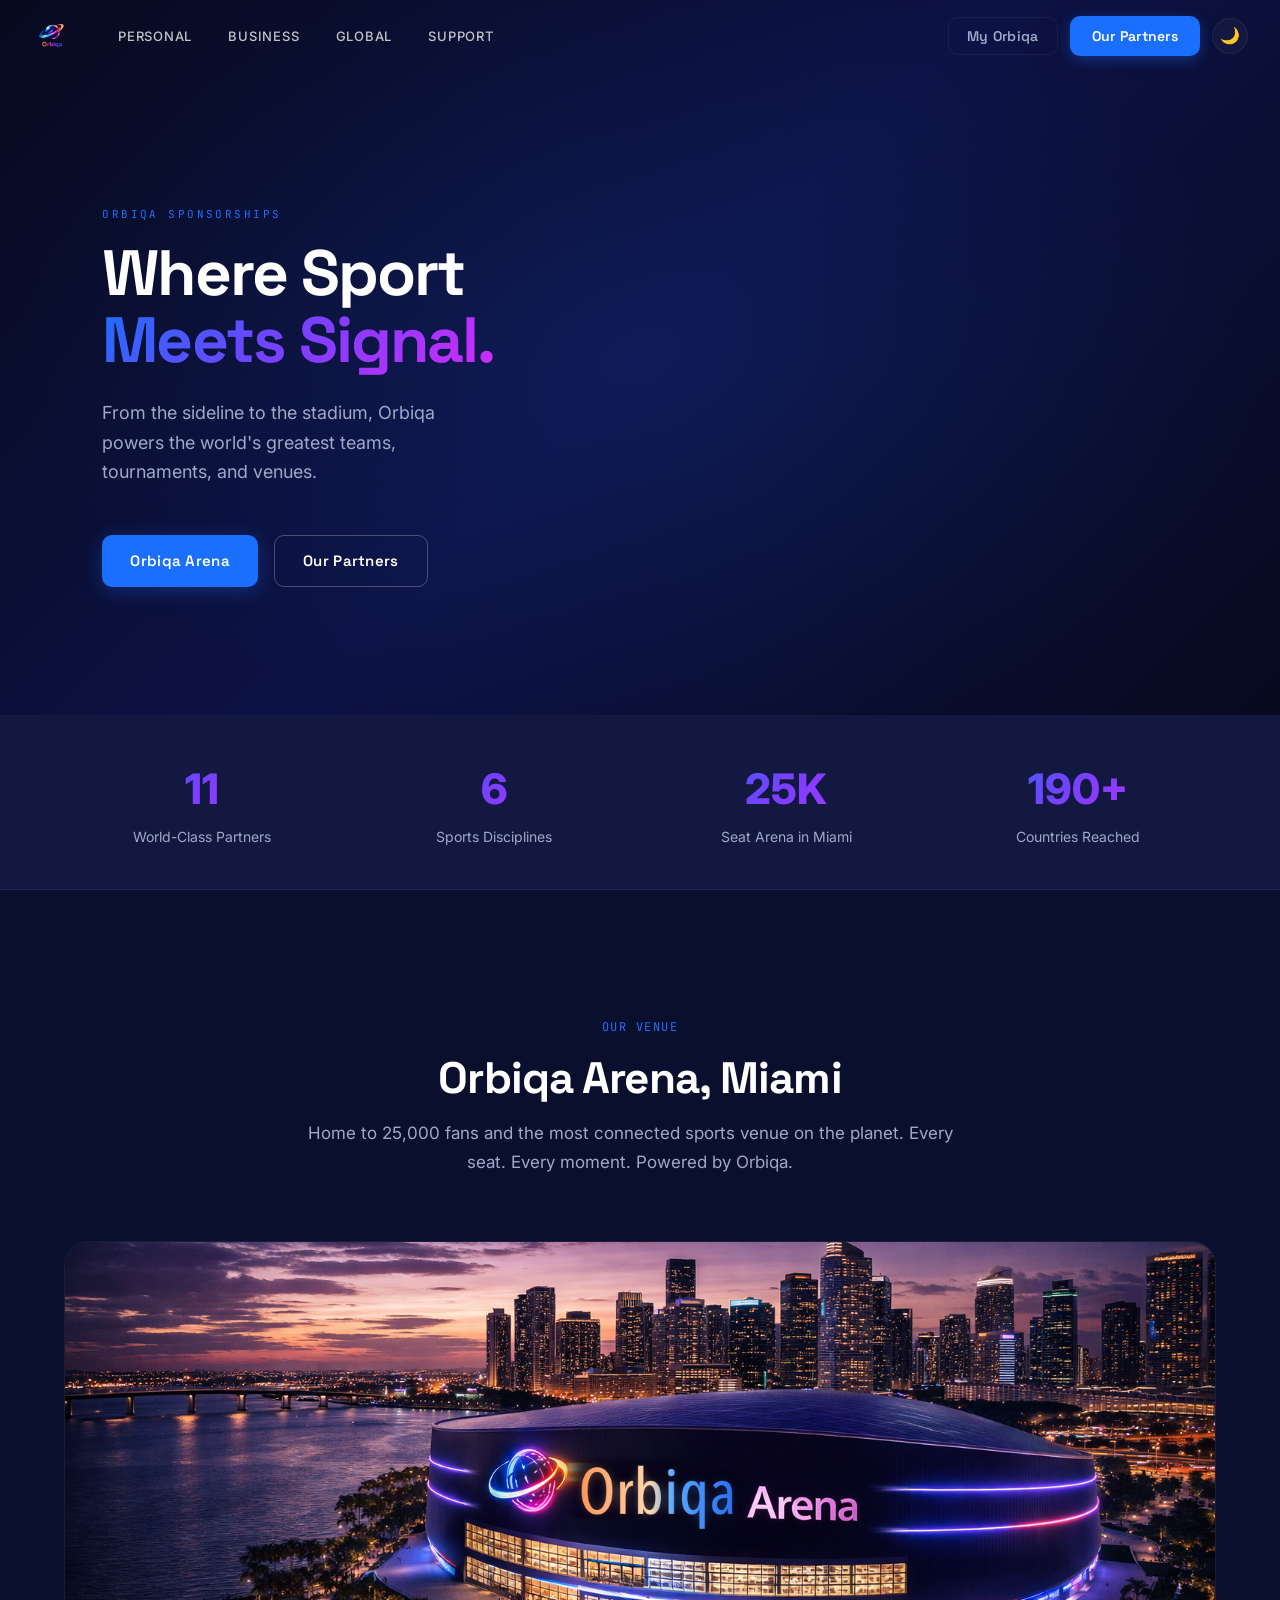
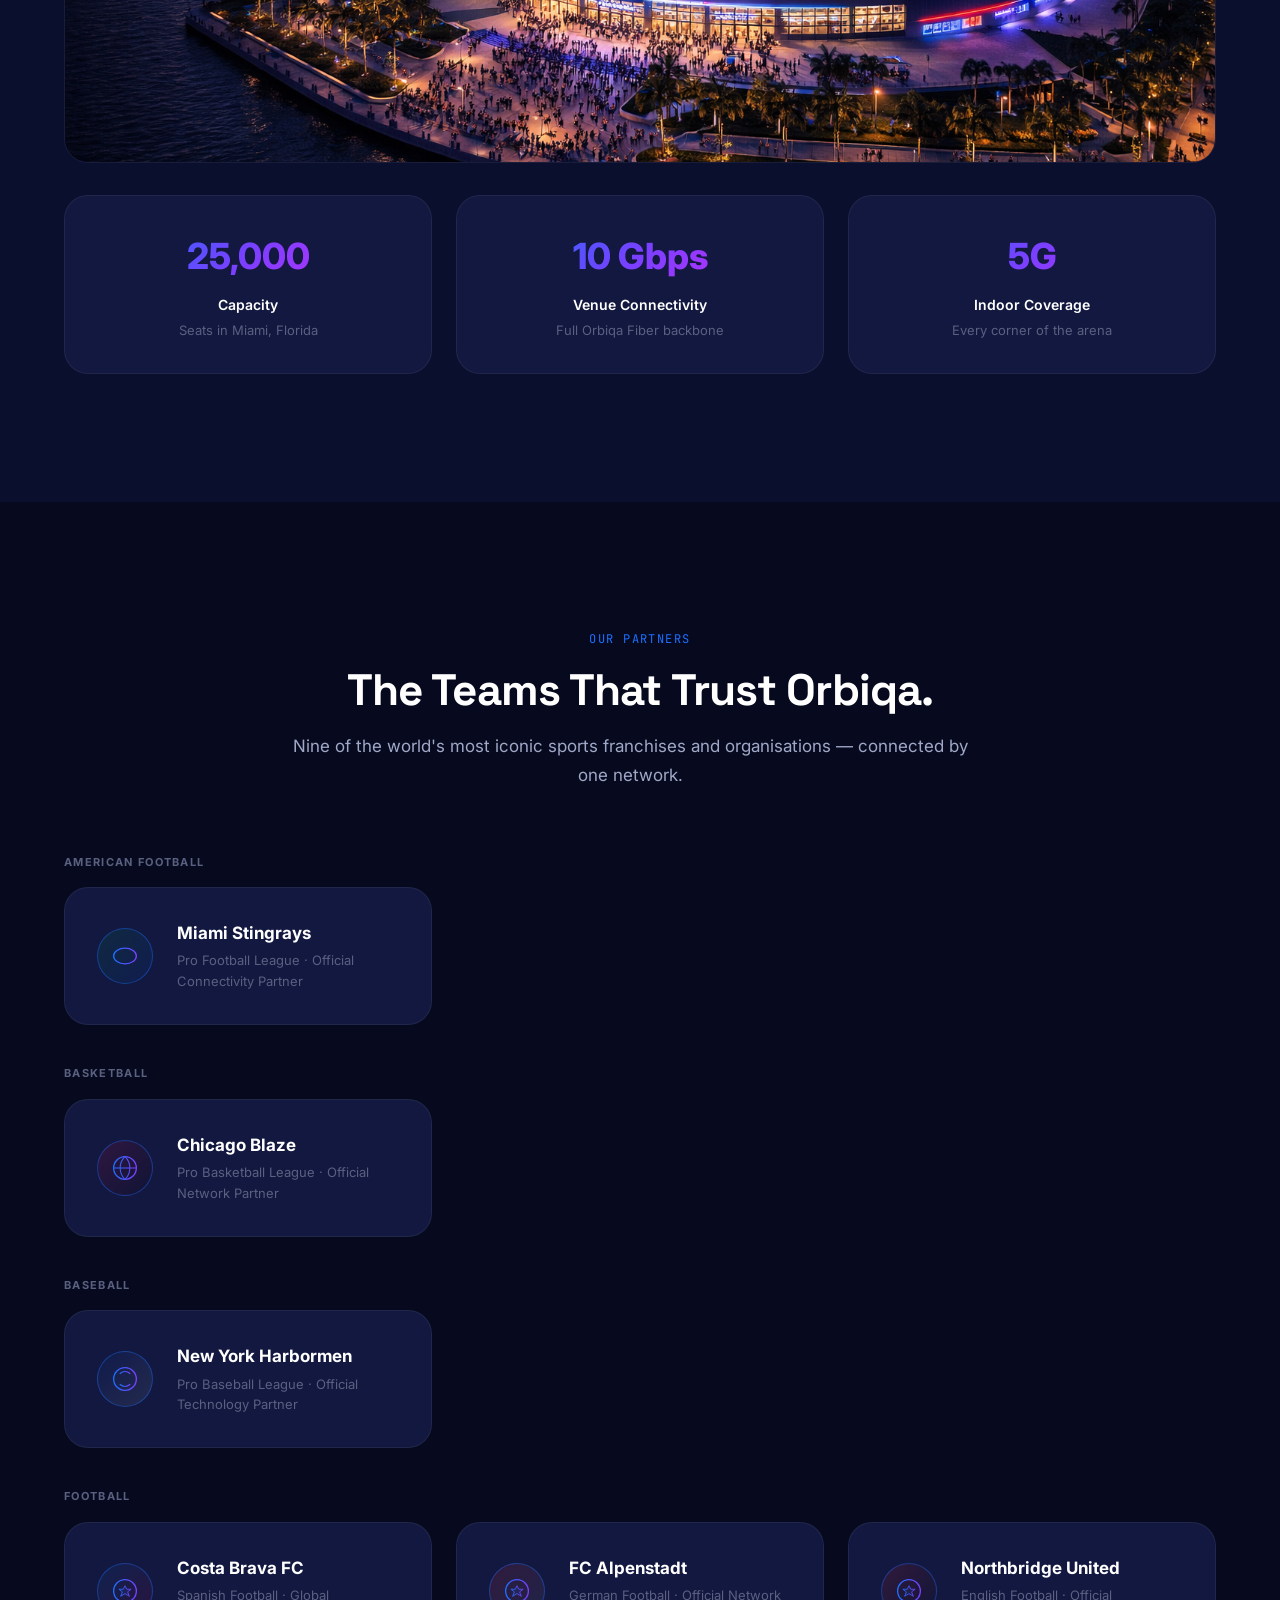
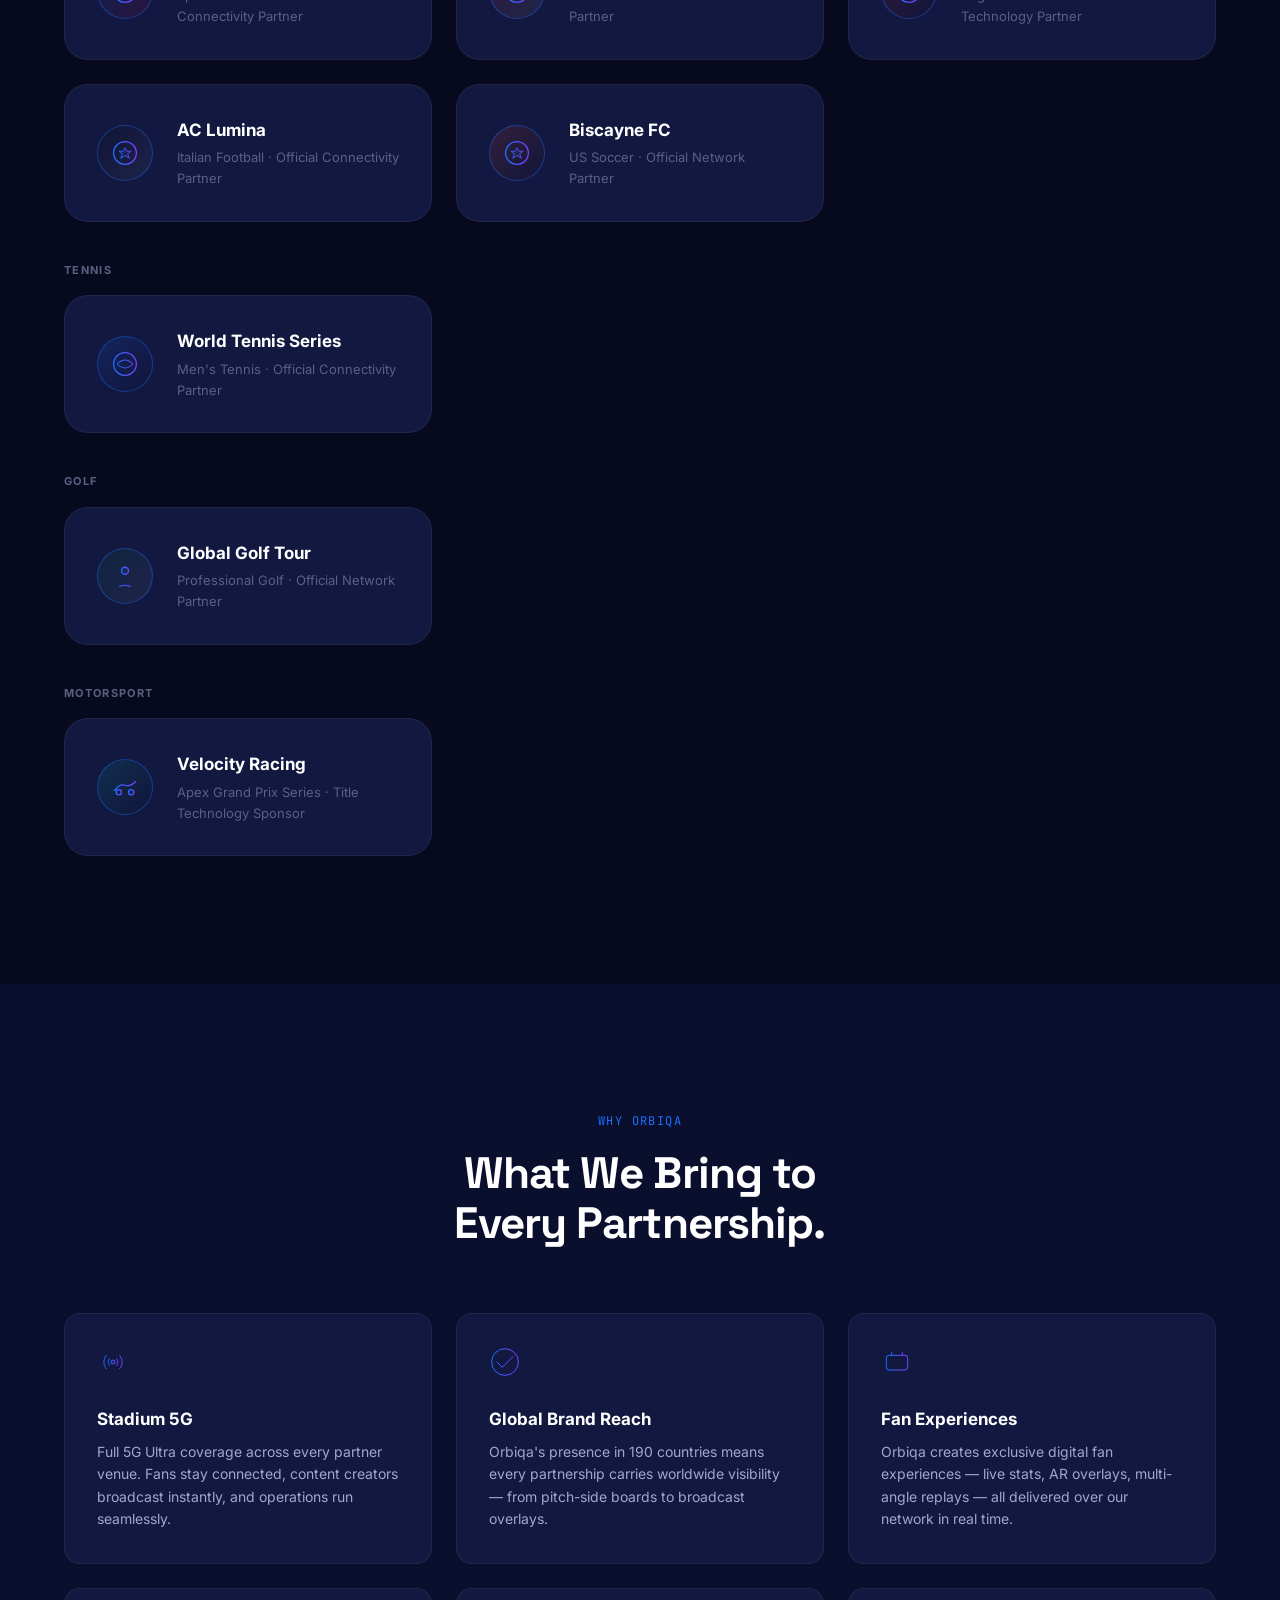
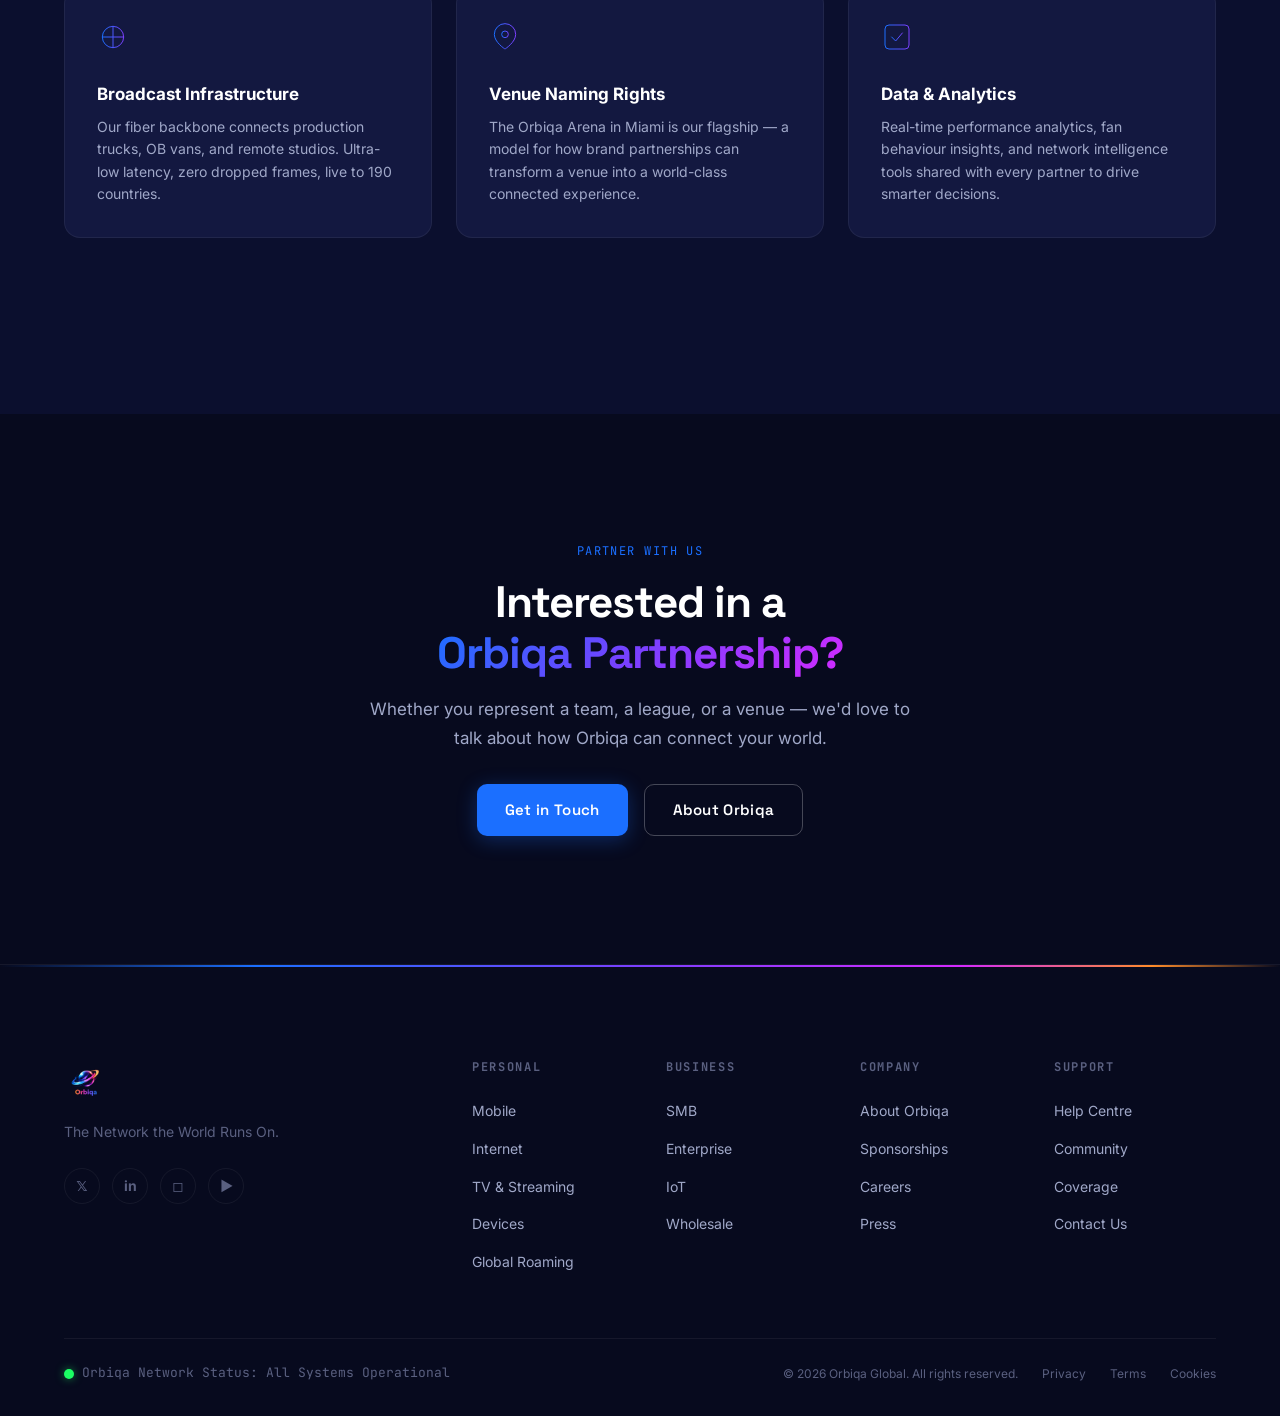
<file: sponsorships.html>
<!DOCTYPE html>
<html lang="en">
<head>
  <meta charset="UTF-8">
  <meta name="viewport" content="width=device-width, initial-scale=1.0">
  <title>Orbiqa Sponsorships — Where Sport Meets Signal</title>
  <meta name="description" content="Orbiqa powers the world's greatest teams and venues — from the Miami Stingrays to Costa Brava FC, FC Alpenstadt, and the Orbiqa Arena.">
  <link rel="icon" type="image/png" href="pictures/logo.png">
  <link rel="preconnect" href="https://fonts.googleapis.com">
  <link rel="preconnect" href="https://fonts.gstatic.com" crossorigin>
  <link href="https://fonts.googleapis.com/css2?family=Space+Grotesk:wght@300;400;500;600;700;800&family=Inter:wght@300;400;500;600&family=JetBrains+Mono:wght@400;500;600&display=swap" rel="stylesheet">
  <link rel="stylesheet" href="css/style.css">
</head>
<body>

<svg style="position:absolute;width:0;height:0;overflow:hidden" aria-hidden="true">
  <defs>
    <linearGradient id="brandGrad" x1="0%" y1="0%" x2="100%" y2="100%"><stop offset="0%" stop-color="#1B6FFF"/><stop offset="100%" stop-color="#7B3FFF"/></linearGradient>
    <linearGradient id="brandGradH" x1="0%" y1="0%" x2="100%" y2="0%"><stop offset="0%" stop-color="#1B6FFF"/><stop offset="100%" stop-color="#7B3FFF"/></linearGradient>
    <linearGradient id="arcGradient" x1="0%" y1="0%" x2="100%" y2="0%"><stop offset="0%" stop-color="#1B6FFF"/><stop offset="100%" stop-color="#7B3FFF"/></linearGradient>
  </defs>
</svg>

<nav class="nav" id="mainNav">
  <div class="nav-container">
    <a href="index.html" class="nav-logo"><img src="pictures/logo.png" alt="Orbiqa" class="nav-logo-img"></a>
    <div class="nav-links">
      <div class="nav-item has-dropdown"><a href="#" class="nav-link">Personal</a><div class="nav-dropdown"><a href="mobile.html">Mobile</a><a href="internet.html">Internet</a><a href="tv.html">TV &amp; Streaming</a><a href="sport.html">Orbiqa Sport</a><a href="devices.html">Devices</a><a href="bundles.html">Bundles</a><a href="roaming.html">Global Roaming</a></div></div>
      <div class="nav-item has-dropdown"><a href="#" class="nav-link">Business</a><div class="nav-dropdown"><a href="business.html#smb">SMB</a><a href="business.html#enterprise">Enterprise</a><a href="business.html#wholesale">Wholesale</a><a href="business.html#iot">IoT</a></div></div>
      <div class="nav-item has-dropdown"><a href="#" class="nav-link">Global</a><div class="nav-dropdown"><a href="coverage.html">Coverage Map</a><a href="roaming.html">Roaming</a><a href="about.html">Orbiqa Worldwide</a><a href="sponsorships.html">Sponsorships</a></div></div>
      <div class="nav-item"><a href="support.html" class="nav-link">Support</a></div>
    </div>
    <div class="nav-actions">
      <a href="#" class="btn btn-ghost-sm">My Orbiqa</a>
      <a href="#partners" class="btn btn-primary-sm">Our Partners</a>
      <button class="theme-toggle" id="themeToggle" aria-label="Toggle theme"><svg viewBox="0 0 24 24" fill="none" stroke="currentColor" stroke-width="2" stroke-linecap="round" width="18" height="18"><path d="M21 12.79A9 9 0 1111.21 3 7 7 0 0021 12.79z"/></svg></button>
      <button class="nav-hamburger" id="navHamburger" aria-label="Open menu"><span></span><span></span><span></span></button>
    </div>
  </div>
</nav>
<div class="nav-overlay" id="navOverlay">
  <div class="nav-overlay-content">
    <button class="nav-close" id="navClose">&times;</button>
    <div class="nav-overlay-arc"></div>
    <nav class="nav-overlay-links"><a href="mobile.html">Mobile</a><a href="internet.html">Internet</a><a href="tv.html">TV &amp; Streaming</a><a href="sport.html">Orbiqa Sport</a><a href="devices.html">Devices</a><a href="bundles.html">Bundles</a><a href="roaming.html">Global Roaming</a><a href="business.html">Business</a><a href="coverage.html">Coverage</a><a href="about.html">About Orbiqa</a><a href="sponsorships.html">Sponsorships</a><a href="support.html">Support</a></nav>
    <div class="nav-overlay-actions"><a href="#" class="btn btn-ghost">My Orbiqa</a><a href="#partners" class="btn btn-primary">Our Partners</a></div>
  </div>
</div>

<!-- HERO -->
<section class="page-hero" style="background:linear-gradient(135deg,#070A1E 0%,#0D1245 50%,#070A1E 100%)">
  <div class="page-hero-overlay" style="background:radial-gradient(ellipse 70% 80% at 50% 50%,rgba(27,111,255,0.1) 0%,transparent 70%)"></div>
  <div class="page-hero-content">
    <span class="eyebrow">ORBIQA SPONSORSHIPS</span>
    <h1 class="page-hero-title">Where Sport<br><span class="gradient-text">Meets Signal.</span></h1>
    <p class="page-hero-sub">From the sideline to the stadium, Orbiqa powers the world's greatest teams, tournaments, and venues.</p>
    <div class="page-hero-actions">
      <a href="#arena" class="btn btn-primary btn-signal">Orbiqa Arena</a>
      <a href="#partners" class="btn btn-ghost">Our Partners</a>
    </div>
  </div>
</section>

<!-- STATS BAR -->
<section style="background:var(--bg-card);border-bottom:1px solid var(--border-subtle)">
  <div class="container">
    <div style="display:grid;grid-template-columns:repeat(4,1fr);text-align:center;padding:2.5rem 0;gap:1rem">
      <div>
        <div style="font-size:42px;font-weight:800;background:var(--grad-brand);-webkit-background-clip:text;-webkit-text-fill-color:transparent;background-clip:text">11</div>
        <div style="font-size:14px;color:var(--text-secondary);margin-top:0.25rem">World-Class Partners</div>
      </div>
      <div>
        <div style="font-size:42px;font-weight:800;background:var(--grad-brand);-webkit-background-clip:text;-webkit-text-fill-color:transparent;background-clip:text">6</div>
        <div style="font-size:14px;color:var(--text-secondary);margin-top:0.25rem">Sports Disciplines</div>
      </div>
      <div>
        <div style="font-size:42px;font-weight:800;background:var(--grad-brand);-webkit-background-clip:text;-webkit-text-fill-color:transparent;background-clip:text">25K</div>
        <div style="font-size:14px;color:var(--text-secondary);margin-top:0.25rem">Seat Arena in Miami</div>
      </div>
      <div>
        <div style="font-size:42px;font-weight:800;background:var(--grad-brand);-webkit-background-clip:text;-webkit-text-fill-color:transparent;background-clip:text">190+</div>
        <div style="font-size:14px;color:var(--text-secondary);margin-top:0.25rem">Countries Reached</div>
      </div>
    </div>
  </div>
</section>

<!-- ORBIQA ARENA -->
<section class="inner-section" id="arena">
  <div class="container">
    <div class="section-header reveal">
      <span class="section-eyebrow">OUR VENUE</span>
      <h2 class="section-title-lg">Orbiqa Arena, Miami</h2>
      <p class="section-body-lg">Home to 25,000 fans and the most connected sports venue on the planet. Every seat. Every moment. Powered by Orbiqa.</p>
    </div>
    <div class="reveal" style="border-radius:var(--radius-lg);overflow:hidden;border:1px solid var(--border-subtle);margin-top:2rem">
      <img src="pictures/Orbiqa_Arena.png" alt="Orbiqa Arena Miami" style="width:100%;display:block;max-height:520px;object-fit:cover">
    </div>
    <div style="display:grid;grid-template-columns:repeat(3,1fr);gap:1.5rem;margin-top:2rem">
      <div class="reveal" style="background:var(--bg-card);border:1px solid var(--border-subtle);border-radius:var(--radius-lg);padding:2rem;text-align:center" data-delay="0">
        <div style="font-size:36px;font-weight:800;background:var(--grad-brand);-webkit-background-clip:text;-webkit-text-fill-color:transparent;background-clip:text">25,000</div>
        <div style="font-size:14px;font-weight:600;color:var(--text-primary);margin-top:0.5rem">Capacity</div>
        <div style="font-size:13px;color:var(--text-muted);margin-top:0.25rem">Seats in Miami, Florida</div>
      </div>
      <div class="reveal" style="background:var(--bg-card);border:1px solid var(--border-subtle);border-radius:var(--radius-lg);padding:2rem;text-align:center" data-delay="100">
        <div style="font-size:36px;font-weight:800;background:var(--grad-brand);-webkit-background-clip:text;-webkit-text-fill-color:transparent;background-clip:text">10 Gbps</div>
        <div style="font-size:14px;font-weight:600;color:var(--text-primary);margin-top:0.5rem">Venue Connectivity</div>
        <div style="font-size:13px;color:var(--text-muted);margin-top:0.25rem">Full Orbiqa Fiber backbone</div>
      </div>
      <div class="reveal" style="background:var(--bg-card);border:1px solid var(--border-subtle);border-radius:var(--radius-lg);padding:2rem;text-align:center" data-delay="200">
        <div style="font-size:36px;font-weight:800;background:var(--grad-brand);-webkit-background-clip:text;-webkit-text-fill-color:transparent;background-clip:text">5G</div>
        <div style="font-size:14px;font-weight:600;color:var(--text-primary);margin-top:0.5rem">Indoor Coverage</div>
        <div style="font-size:13px;color:var(--text-muted);margin-top:0.25rem">Every corner of the arena</div>
      </div>
    </div>
  </div>
</section>

<!-- PARTNER GRID -->
<section class="inner-section inner-section-dark" id="partners">
  <div class="container">
    <div class="section-header reveal">
      <span class="section-eyebrow">OUR PARTNERS</span>
      <h2 class="section-title-lg">The Teams That Trust Orbiqa.</h2>
      <p class="section-body-lg">Nine of the world's most iconic sports franchises and organisations — connected by one network.</p>
    </div>

    <!-- American Football -->
    <div class="reveal" style="margin-top:3rem">
      <div style="font-size:11px;font-weight:700;letter-spacing:0.12em;color:var(--text-muted);text-transform:uppercase;margin-bottom:1rem">American Football</div>
      <div style="display:grid;grid-template-columns:repeat(auto-fill,minmax(280px,1fr));gap:1.5rem">
        <div style="background:var(--bg-card);border:1px solid var(--border-subtle);border-radius:var(--radius-lg);padding:2rem;display:flex;align-items:center;gap:1.5rem">
          <div style="width:56px;height:56px;border-radius:50%;background:linear-gradient(135deg,rgba(0,142,70,0.15),rgba(0,56,168,0.15));border:1px solid var(--border-active);display:flex;align-items:center;justify-content:center;flex-shrink:0">
            <svg viewBox="0 0 32 32" fill="none" width="28" height="28"><ellipse cx="16" cy="16" rx="13" ry="9" stroke="url(#brandGradH)" stroke-width="1.5"/><line x1="16" y1="7" x2="16" y2="25" stroke="url(#brandGradH)" stroke-width="1.5"/><line x1="10" y1="12" x2="22" y2="12" stroke="url(#brandGradH)" stroke-width="1.2"/><line x1="9" y1="16" x2="23" y2="16" stroke="url(#brandGradH)" stroke-width="1.2"/><line x1="10" y1="20" x2="22" y2="20" stroke="url(#brandGradH)" stroke-width="1.2"/></svg>
          </div>
          <div>
            <div style="font-size:17px;font-weight:700;color:var(--text-primary)">Miami Stingrays</div>
            <div style="font-size:13px;color:var(--text-muted);margin-top:0.2rem">Pro Football League · Official Connectivity Partner</div>
          </div>
        </div>
      </div>
    </div>

    <!-- Basketball -->
    <div class="reveal" style="margin-top:2.5rem">
      <div style="font-size:11px;font-weight:700;letter-spacing:0.12em;color:var(--text-muted);text-transform:uppercase;margin-bottom:1rem">Basketball</div>
      <div style="display:grid;grid-template-columns:repeat(auto-fill,minmax(280px,1fr));gap:1.5rem">
        <div style="background:var(--bg-card);border:1px solid var(--border-subtle);border-radius:var(--radius-lg);padding:2rem;display:flex;align-items:center;gap:1.5rem">
          <div style="width:56px;height:56px;border-radius:50%;background:linear-gradient(135deg,rgba(206,17,65,0.15),rgba(0,0,0,0.15));border:1px solid var(--border-active);display:flex;align-items:center;justify-content:center;flex-shrink:0">
            <svg viewBox="0 0 32 32" fill="none" width="28" height="28"><circle cx="16" cy="16" r="13" stroke="url(#brandGradH)" stroke-width="1.5"/><path d="M3 16h26M16 3a18 18 0 010 26M16 3a18 18 0 000 26" stroke="url(#brandGradH)" stroke-width="1.2"/></svg>
          </div>
          <div>
            <div style="font-size:17px;font-weight:700;color:var(--text-primary)">Chicago Blaze</div>
            <div style="font-size:13px;color:var(--text-muted);margin-top:0.2rem">Pro Basketball League · Official Network Partner</div>
          </div>
        </div>
      </div>
    </div>

    <!-- Baseball -->
    <div class="reveal" style="margin-top:2.5rem">
      <div style="font-size:11px;font-weight:700;letter-spacing:0.12em;color:var(--text-muted);text-transform:uppercase;margin-bottom:1rem">Baseball</div>
      <div style="display:grid;grid-template-columns:repeat(auto-fill,minmax(280px,1fr));gap:1.5rem">
        <div style="background:var(--bg-card);border:1px solid var(--border-subtle);border-radius:var(--radius-lg);padding:2rem;display:flex;align-items:center;gap:1.5rem">
          <div style="width:56px;height:56px;border-radius:50%;background:linear-gradient(135deg,rgba(0,48,135,0.15),rgba(196,206,211,0.1));border:1px solid var(--border-active);display:flex;align-items:center;justify-content:center;flex-shrink:0">
            <svg viewBox="0 0 32 32" fill="none" width="28" height="28"><circle cx="16" cy="16" r="13" stroke="url(#brandGradH)" stroke-width="1.5"/><path d="M10 10 Q16 5 22 10" stroke="url(#brandGradH)" stroke-width="1.2" fill="none"/><path d="M10 22 Q16 27 22 22" stroke="url(#brandGradH)" stroke-width="1.2" fill="none"/><line x1="10" y1="10" x2="10" y2="22" stroke="url(#brandGradH)" stroke-width="1.2"/><line x1="22" y1="10" x2="22" y2="22" stroke="url(#brandGradH)" stroke-width="1.2"/></svg>
          </div>
          <div>
            <div style="font-size:17px;font-weight:700;color:var(--text-primary)">New York Harbormen</div>
            <div style="font-size:13px;color:var(--text-muted);margin-top:0.2rem">Pro Baseball League · Official Technology Partner</div>
          </div>
        </div>
      </div>
    </div>

    <!-- Football / Soccer -->
    <div class="reveal" style="margin-top:2.5rem">
      <div style="font-size:11px;font-weight:700;letter-spacing:0.12em;color:var(--text-muted);text-transform:uppercase;margin-bottom:1rem">Football</div>
      <div style="display:grid;grid-template-columns:repeat(auto-fill,minmax(280px,1fr));gap:1.5rem">
        <div style="background:var(--bg-card);border:1px solid var(--border-subtle);border-radius:var(--radius-lg);padding:2rem;display:flex;align-items:center;gap:1.5rem">
          <div style="width:56px;height:56px;border-radius:50%;background:linear-gradient(135deg,rgba(0,93,170,0.15),rgba(165,0,52,0.15));border:1px solid var(--border-active);display:flex;align-items:center;justify-content:center;flex-shrink:0">
            <svg viewBox="0 0 32 32" fill="none" width="28" height="28"><circle cx="16" cy="16" r="13" stroke="url(#brandGradH)" stroke-width="1.5"/><polygon points="16,10 18,14 23,14 19,17 21,22 16,19 11,22 13,17 9,14 14,14" stroke="url(#brandGradH)" stroke-width="1" fill="rgba(27,111,255,0.1)"/></svg>
          </div>
          <div>
            <div style="font-size:17px;font-weight:700;color:var(--text-primary)">Costa Brava FC</div>
            <div style="font-size:13px;color:var(--text-muted);margin-top:0.2rem">Spanish Football · Global Connectivity Partner</div>
          </div>
        </div>
        <div style="background:var(--bg-card);border:1px solid var(--border-subtle);border-radius:var(--radius-lg);padding:2rem;display:flex;align-items:center;gap:1.5rem">
          <div style="width:56px;height:56px;border-radius:50%;background:linear-gradient(135deg,rgba(220,45,45,0.15),rgba(255,255,255,0.05));border:1px solid var(--border-active);display:flex;align-items:center;justify-content:center;flex-shrink:0">
            <svg viewBox="0 0 32 32" fill="none" width="28" height="28"><circle cx="16" cy="16" r="13" stroke="url(#brandGradH)" stroke-width="1.5"/><polygon points="16,10 18,14 23,14 19,17 21,22 16,19 11,22 13,17 9,14 14,14" stroke="url(#brandGradH)" stroke-width="1" fill="rgba(27,111,255,0.1)"/></svg>
          </div>
          <div>
            <div style="font-size:17px;font-weight:700;color:var(--text-primary)">FC Alpenstadt</div>
            <div style="font-size:13px;color:var(--text-muted);margin-top:0.2rem">German Football · Official Network Partner</div>
          </div>
        </div>
        <div style="background:var(--bg-card);border:1px solid var(--border-subtle);border-radius:var(--radius-lg);padding:2rem;display:flex;align-items:center;gap:1.5rem">
          <div style="width:56px;height:56px;border-radius:50%;background:linear-gradient(135deg,rgba(218,41,28,0.15),rgba(0,0,0,0.1));border:1px solid var(--border-active);display:flex;align-items:center;justify-content:center;flex-shrink:0">
            <svg viewBox="0 0 32 32" fill="none" width="28" height="28"><circle cx="16" cy="16" r="13" stroke="url(#brandGradH)" stroke-width="1.5"/><polygon points="16,10 18,14 23,14 19,17 21,22 16,19 11,22 13,17 9,14 14,14" stroke="url(#brandGradH)" stroke-width="1" fill="rgba(27,111,255,0.1)"/></svg>
          </div>
          <div>
            <div style="font-size:17px;font-weight:700;color:var(--text-primary)">Northbridge United</div>
            <div style="font-size:13px;color:var(--text-muted);margin-top:0.2rem">English Football · Official Technology Partner</div>
          </div>
        </div>
        <div style="background:var(--bg-card);border:1px solid var(--border-subtle);border-radius:var(--radius-lg);padding:2rem;display:flex;align-items:center;gap:1.5rem">
          <div style="width:56px;height:56px;border-radius:50%;background:linear-gradient(135deg,rgba(0,0,0,0.15),rgba(255,255,255,0.05));border:1px solid var(--border-active);display:flex;align-items:center;justify-content:center;flex-shrink:0">
            <svg viewBox="0 0 32 32" fill="none" width="28" height="28"><circle cx="16" cy="16" r="13" stroke="url(#brandGradH)" stroke-width="1.5"/><polygon points="16,10 18,14 23,14 19,17 21,22 16,19 11,22 13,17 9,14 14,14" stroke="url(#brandGradH)" stroke-width="1" fill="rgba(27,111,255,0.1)"/></svg>
          </div>
          <div>
            <div style="font-size:17px;font-weight:700;color:var(--text-primary)">AC Lumina</div>
            <div style="font-size:13px;color:var(--text-muted);margin-top:0.2rem">Italian Football · Official Connectivity Partner</div>
          </div>
        </div>
        <div style="background:var(--bg-card);border:1px solid var(--border-subtle);border-radius:var(--radius-lg);padding:2rem;display:flex;align-items:center;gap:1.5rem">
          <div style="width:56px;height:56px;border-radius:50%;background:linear-gradient(135deg,rgba(240,80,35,0.15),rgba(0,0,0,0.1));border:1px solid var(--border-active);display:flex;align-items:center;justify-content:center;flex-shrink:0">
            <svg viewBox="0 0 32 32" fill="none" width="28" height="28"><circle cx="16" cy="16" r="13" stroke="url(#brandGradH)" stroke-width="1.5"/><polygon points="16,10 18,14 23,14 19,17 21,22 16,19 11,22 13,17 9,14 14,14" stroke="url(#brandGradH)" stroke-width="1" fill="rgba(27,111,255,0.1)"/></svg>
          </div>
          <div>
            <div style="font-size:17px;font-weight:700;color:var(--text-primary)">Biscayne FC</div>
            <div style="font-size:13px;color:var(--text-muted);margin-top:0.2rem">US Soccer · Official Network Partner</div>
          </div>
        </div>
      </div>
    </div>

    <!-- Tennis -->
    <div class="reveal" style="margin-top:2.5rem">
      <div style="font-size:11px;font-weight:700;letter-spacing:0.12em;color:var(--text-muted);text-transform:uppercase;margin-bottom:1rem">Tennis</div>
      <div style="display:grid;grid-template-columns:repeat(auto-fill,minmax(280px,1fr));gap:1.5rem">
        <div style="background:var(--bg-card);border:1px solid var(--border-subtle);border-radius:var(--radius-lg);padding:2rem;display:flex;align-items:center;gap:1.5rem">
          <div style="width:56px;height:56px;border-radius:50%;background:linear-gradient(135deg,rgba(27,111,255,0.15),rgba(0,0,0,0.1));border:1px solid var(--border-active);display:flex;align-items:center;justify-content:center;flex-shrink:0">
            <svg viewBox="0 0 32 32" fill="none" width="28" height="28"><circle cx="16" cy="16" r="13" stroke="url(#brandGradH)" stroke-width="1.5"/><path d="M7 16 Q16 7 25 16" stroke="url(#brandGradH)" stroke-width="1.2" fill="none"/><path d="M7 16 Q16 25 25 16" stroke="url(#brandGradH)" stroke-width="1.2" fill="none"/></svg>
          </div>
          <div>
            <div style="font-size:17px;font-weight:700;color:var(--text-primary)">World Tennis Series</div>
            <div style="font-size:13px;color:var(--text-muted);margin-top:0.2rem">Men's Tennis · Official Connectivity Partner</div>
          </div>
        </div>
      </div>
    </div>

    <!-- Golf -->
    <div class="reveal" style="margin-top:2.5rem">
      <div style="font-size:11px;font-weight:700;letter-spacing:0.12em;color:var(--text-muted);text-transform:uppercase;margin-bottom:1rem">Golf</div>
      <div style="display:grid;grid-template-columns:repeat(auto-fill,minmax(280px,1fr));gap:1.5rem">
        <div style="background:var(--bg-card);border:1px solid var(--border-subtle);border-radius:var(--radius-lg);padding:2rem;display:flex;align-items:center;gap:1.5rem">
          <div style="width:56px;height:56px;border-radius:50%;background:linear-gradient(135deg,rgba(0,110,60,0.15),rgba(255,255,255,0.05));border:1px solid var(--border-active);display:flex;align-items:center;justify-content:center;flex-shrink:0">
            <svg viewBox="0 0 32 32" fill="none" width="28" height="28"><line x1="16" y1="6" x2="16" y2="28" stroke="url(#brandGradH)" stroke-width="1.5" stroke-linecap="round"/><circle cx="16" cy="10" r="4" stroke="url(#brandGradH)" stroke-width="1.5" fill="rgba(27,111,255,0.1)"/><path d="M10 28 Q16 25 22 28" stroke="url(#brandGradH)" stroke-width="1.2" stroke-linecap="round" fill="none"/></svg>
          </div>
          <div>
            <div style="font-size:17px;font-weight:700;color:var(--text-primary)">Global Golf Tour</div>
            <div style="font-size:13px;color:var(--text-muted);margin-top:0.2rem">Professional Golf · Official Network Partner</div>
          </div>
        </div>
      </div>
    </div>

    <!-- Motorsport -->
    <div class="reveal" style="margin-top:2.5rem">
      <div style="font-size:11px;font-weight:700;letter-spacing:0.12em;color:var(--text-muted);text-transform:uppercase;margin-bottom:1rem">Motorsport</div>
      <div style="display:grid;grid-template-columns:repeat(auto-fill,minmax(280px,1fr));gap:1.5rem">
        <div style="background:var(--bg-card);border:1px solid var(--border-subtle);border-radius:var(--radius-lg);padding:2rem;display:flex;align-items:center;gap:1.5rem">
          <div style="width:56px;height:56px;border-radius:50%;background:linear-gradient(135deg,rgba(0,210,190,0.12),rgba(0,0,0,0.1));border:1px solid var(--border-active);display:flex;align-items:center;justify-content:center;flex-shrink:0">
            <svg viewBox="0 0 32 32" fill="none" width="28" height="28"><path d="M4 20 Q10 12 16 14 Q22 16 28 10" stroke="url(#brandGradH)" stroke-width="1.5" stroke-linecap="round" fill="none"/><circle cx="9" cy="22" r="3" stroke="url(#brandGradH)" stroke-width="1.5"/><circle cx="23" cy="22" r="3" stroke="url(#brandGradH)" stroke-width="1.5"/><path d="M12 22 L20 22" stroke="url(#brandGradH)" stroke-width="1.2"/></svg>
          </div>
          <div>
            <div style="font-size:17px;font-weight:700;color:var(--text-primary)">Velocity Racing</div>
            <div style="font-size:13px;color:var(--text-muted);margin-top:0.2rem">Apex Grand Prix Series · Title Technology Sponsor</div>
          </div>
        </div>
      </div>
    </div>

  </div>
</section>


<!-- PARTNERSHIP BENEFITS -->
<section class="inner-section">
  <div class="container">
    <div class="section-header reveal">
      <span class="section-eyebrow">WHY ORBIQA</span>
      <h2 class="section-title-lg">What We Bring to<br>Every Partnership.</h2>
    </div>
    <div class="feature-grid">
      <div class="feature-box reveal" data-delay="0">
        <div class="feature-box-icon"><svg viewBox="0 0 48 48" fill="none" width="32" height="32"><path d="M14 34c-5-5-5-14 0-20M34 34c5-5 5-14 0-20" stroke="url(#brandGradH)" stroke-width="1.5" stroke-linecap="round"/><path d="M19 29c-3-3-3-8 0-10M29 29c3-3 3-8 0-10" stroke="url(#brandGradH)" stroke-width="1.5" stroke-linecap="round"/><circle cx="24" cy="24" r="3" fill="rgba(27,111,255,0.2)" stroke="url(#brandGradH)" stroke-width="1.5"/></svg></div>
        <div class="feature-box-title">Stadium 5G</div>
        <div class="feature-box-desc">Full 5G Ultra coverage across every partner venue. Fans stay connected, content creators broadcast instantly, and operations run seamlessly.</div>
      </div>
      <div class="feature-box reveal" data-delay="60">
        <div class="feature-box-icon"><svg viewBox="0 0 48 48" fill="none" width="32" height="32"><circle cx="24" cy="24" r="20" stroke="url(#brandGradH)" stroke-width="1.5"/><path d="M12 24l8 8 16-16" stroke="url(#brandGradH)" stroke-width="1.5" stroke-linecap="round" stroke-linejoin="round"/></svg></div>
        <div class="feature-box-title">Global Brand Reach</div>
        <div class="feature-box-desc">Orbiqa's presence in 190 countries means every partnership carries worldwide visibility — from pitch-side boards to broadcast overlays.</div>
      </div>
      <div class="feature-box reveal" data-delay="120">
        <div class="feature-box-icon"><svg viewBox="0 0 48 48" fill="none" width="32" height="32"><rect x="8" y="14" width="32" height="22" rx="4" stroke="url(#brandGradH)" stroke-width="1.5"/><path d="M16 14V10M32 14V10" stroke="url(#brandGradH)" stroke-width="1.5" stroke-linecap="round"/><line x1="8" y1="22" x2="40" y2="22" stroke="url(#brandGradH)" stroke-width="1.5"/></svg></div>
        <div class="feature-box-title">Fan Experiences</div>
        <div class="feature-box-desc">Orbiqa creates exclusive digital fan experiences — live stats, AR overlays, multi-angle replays — all delivered over our network in real time.</div>
      </div>
      <div class="feature-box reveal" data-delay="0">
        <div class="feature-box-icon"><svg viewBox="0 0 48 48" fill="none" width="32" height="32"><path d="M24 8v32M8 24h32" stroke="url(#brandGradH)" stroke-width="1.5" stroke-linecap="round"/><circle cx="24" cy="24" r="16" stroke="url(#brandGradH)" stroke-width="1.5"/></svg></div>
        <div class="feature-box-title">Broadcast Infrastructure</div>
        <div class="feature-box-desc">Our fiber backbone connects production trucks, OB vans, and remote studios. Ultra-low latency, zero dropped frames, live to 190 countries.</div>
      </div>
      <div class="feature-box reveal" data-delay="60">
        <div class="feature-box-icon"><svg viewBox="0 0 48 48" fill="none" width="32" height="32"><path d="M40 20c0 12-16 22-16 22S8 32 8 20a16 16 0 0132 0z" stroke="url(#brandGradH)" stroke-width="1.5"/><circle cx="24" cy="20" r="5" stroke="url(#brandGradH)" stroke-width="1.5"/></svg></div>
        <div class="feature-box-title">Venue Naming Rights</div>
        <div class="feature-box-desc">The Orbiqa Arena in Miami is our flagship — a model for how brand partnerships can transform a venue into a world-class connected experience.</div>
      </div>
      <div class="feature-box reveal" data-delay="120">
        <div class="feature-box-icon"><svg viewBox="0 0 48 48" fill="none" width="32" height="32"><rect x="6" y="6" width="36" height="36" rx="6" stroke="url(#brandGradH)" stroke-width="1.5"/><path d="M16 24l6 6 10-12" stroke="url(#brandGradH)" stroke-width="1.5" stroke-linecap="round" stroke-linejoin="round"/></svg></div>
        <div class="feature-box-title">Data &amp; Analytics</div>
        <div class="feature-box-desc">Real-time performance analytics, fan behaviour insights, and network intelligence tools shared with every partner to drive smarter decisions.</div>
      </div>
    </div>
  </div>
</section>

<!-- PARTNERSHIP CTA -->
<section class="inner-section inner-section-dark" style="text-align:center">
  <div class="container" style="max-width:680px">
    <span class="section-eyebrow reveal">PARTNER WITH US</span>
    <h2 class="section-title-lg reveal">Interested in a<br><span class="gradient-text">Orbiqa Partnership?</span></h2>
    <p class="section-body-lg reveal" style="margin-left:auto;margin-right:auto">Whether you represent a team, a league, or a venue — we'd love to talk about how Orbiqa can connect your world.</p>
    <div class="reveal" style="display:flex;gap:1rem;justify-content:center;flex-wrap:wrap;margin-top:2rem">
      <a href="contact.html" class="btn btn-primary btn-signal">Get in Touch</a>
      <a href="about.html" class="btn btn-ghost">About Orbiqa</a>
    </div>
  </div>
</section>

<footer class="footer">
  <div class="footer-spectrum-line"></div>
  <div class="container">
    <div class="footer-top">
      <div class="footer-brand"><a href="index.html"><img src="pictures/logo.png" alt="Orbiqa" class="footer-logo"></a><p class="footer-tagline">The Network the World Runs On.</p><div class="footer-social"><a href="#" class="social-link">𝕏</a><a href="#" class="social-link">in</a><a href="#" class="social-link">◻</a><a href="#" class="social-link">▶</a></div></div>
      <div class="footer-cols">
        <div class="footer-col"><h4>Personal</h4><ul><li><a href="mobile.html">Mobile</a></li><li><a href="internet.html">Internet</a></li><li><a href="tv.html">TV &amp; Streaming</a></li><li><a href="devices.html">Devices</a></li><li><a href="roaming.html">Global Roaming</a></li></ul></div>
        <div class="footer-col"><h4>Business</h4><ul><li><a href="business.html#smb">SMB</a></li><li><a href="business.html#enterprise">Enterprise</a></li><li><a href="business.html#iot">IoT</a></li><li><a href="business.html#wholesale">Wholesale</a></li></ul></div>
        <div class="footer-col"><h4>Company</h4><ul><li><a href="about.html">About Orbiqa</a></li><li><a href="sponsorships.html">Sponsorships</a></li><li><a href="about.html#careers">Careers</a></li><li><a href="about.html#press">Press</a></li></ul></div>
        <div class="footer-col"><h4>Support</h4><ul><li><a href="support.html">Help Centre</a></li><li><a href="support.html#community">Community</a></li><li><a href="coverage.html">Coverage</a></li><li><a href="contact.html">Contact Us</a></li></ul></div>
      </div>
    </div>
    <div class="footer-bottom">
      <div class="footer-status"><span class="status-dot-green"></span><span>Orbiqa Network Status: All Systems Operational</span></div>
      <div class="footer-legal"><span>© 2026 Orbiqa Global. All rights reserved.</span><a href="#">Privacy</a><a href="#">Terms</a><a href="#">Cookies</a></div>
    </div>
  </div>
</footer>

<script src="js/nav.js"></script>
<script>
document.addEventListener('DOMContentLoaded', () => {
  document.querySelectorAll('.btn-signal').forEach(btn => {
    btn.addEventListener('click', function(e) {
      const p = document.createElement('span'); p.className='signal-pulse';
      const r = this.getBoundingClientRect();
      p.style.left=(e.clientX-r.left)+'px'; p.style.top=(e.clientY-r.top)+'px';
      this.appendChild(p); setTimeout(()=>p.remove(),600);
    });
  });
});
</script>
</body>
</html>
</file>
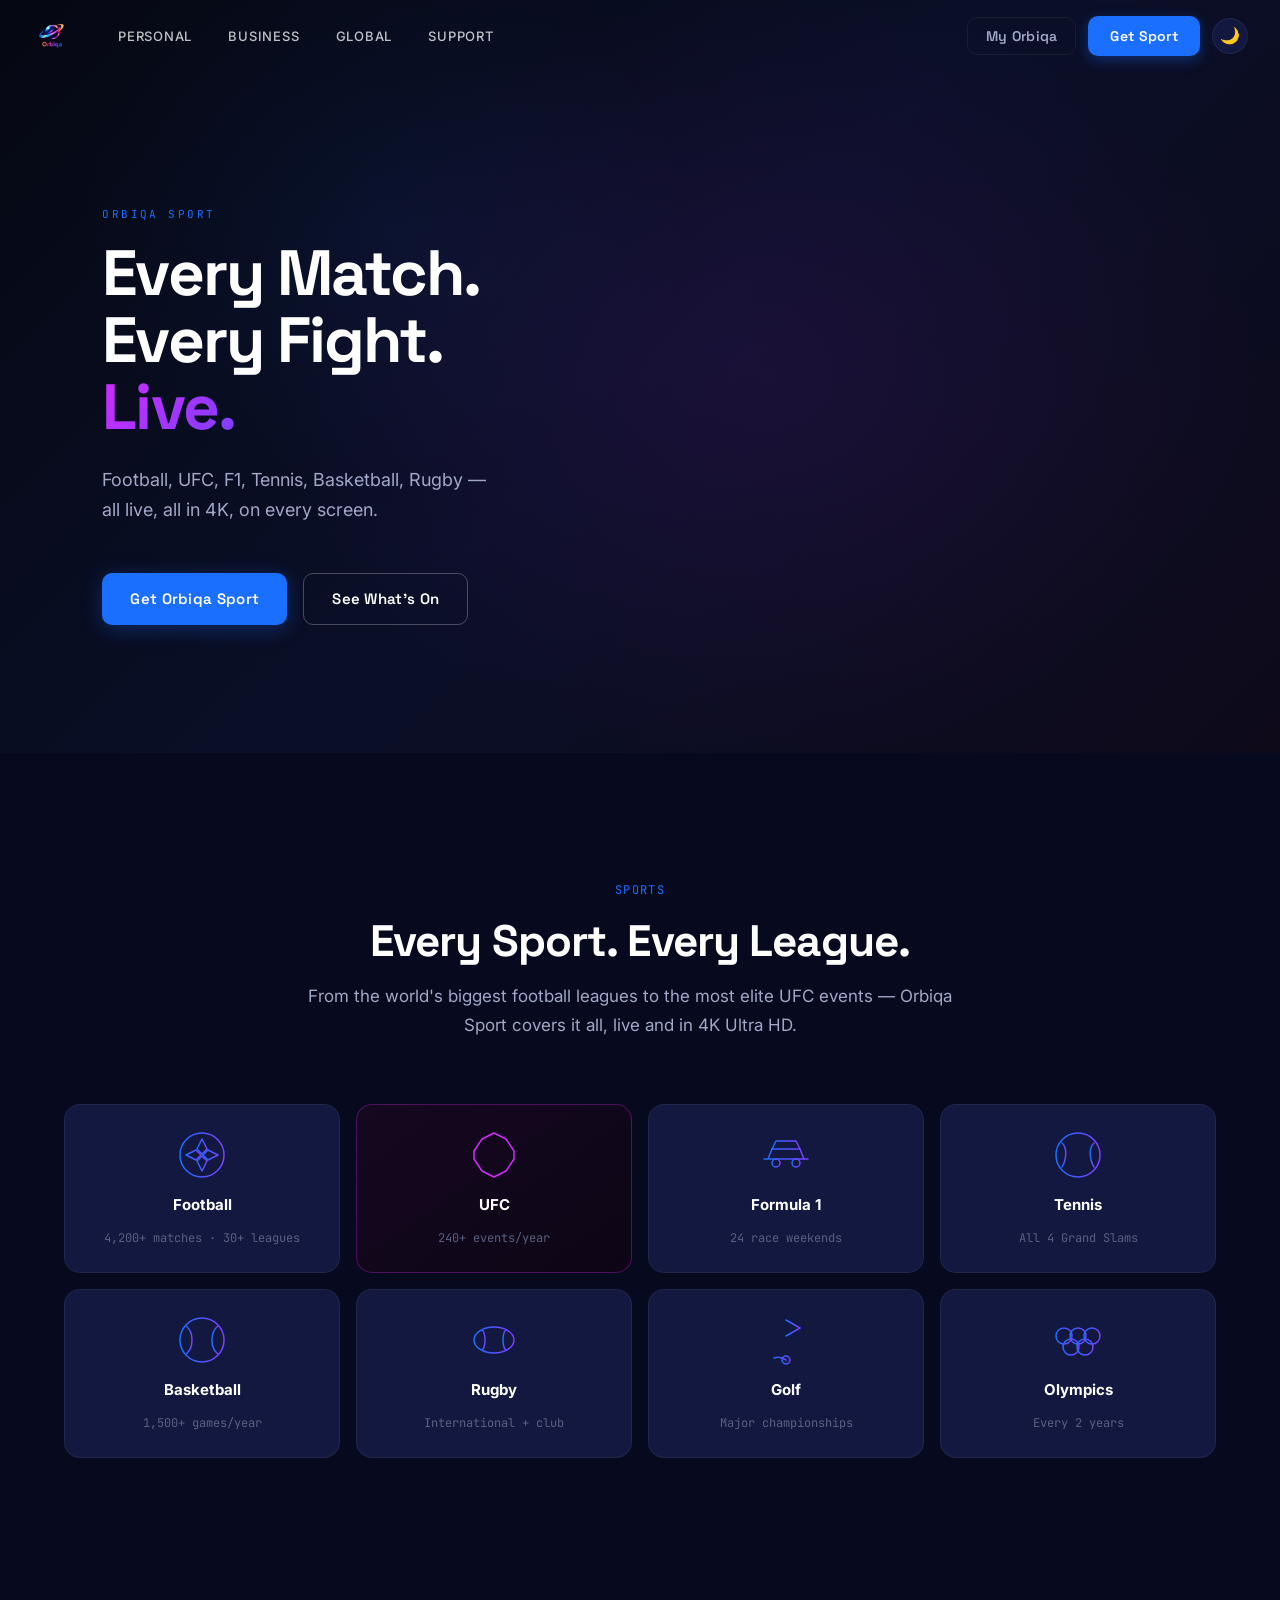
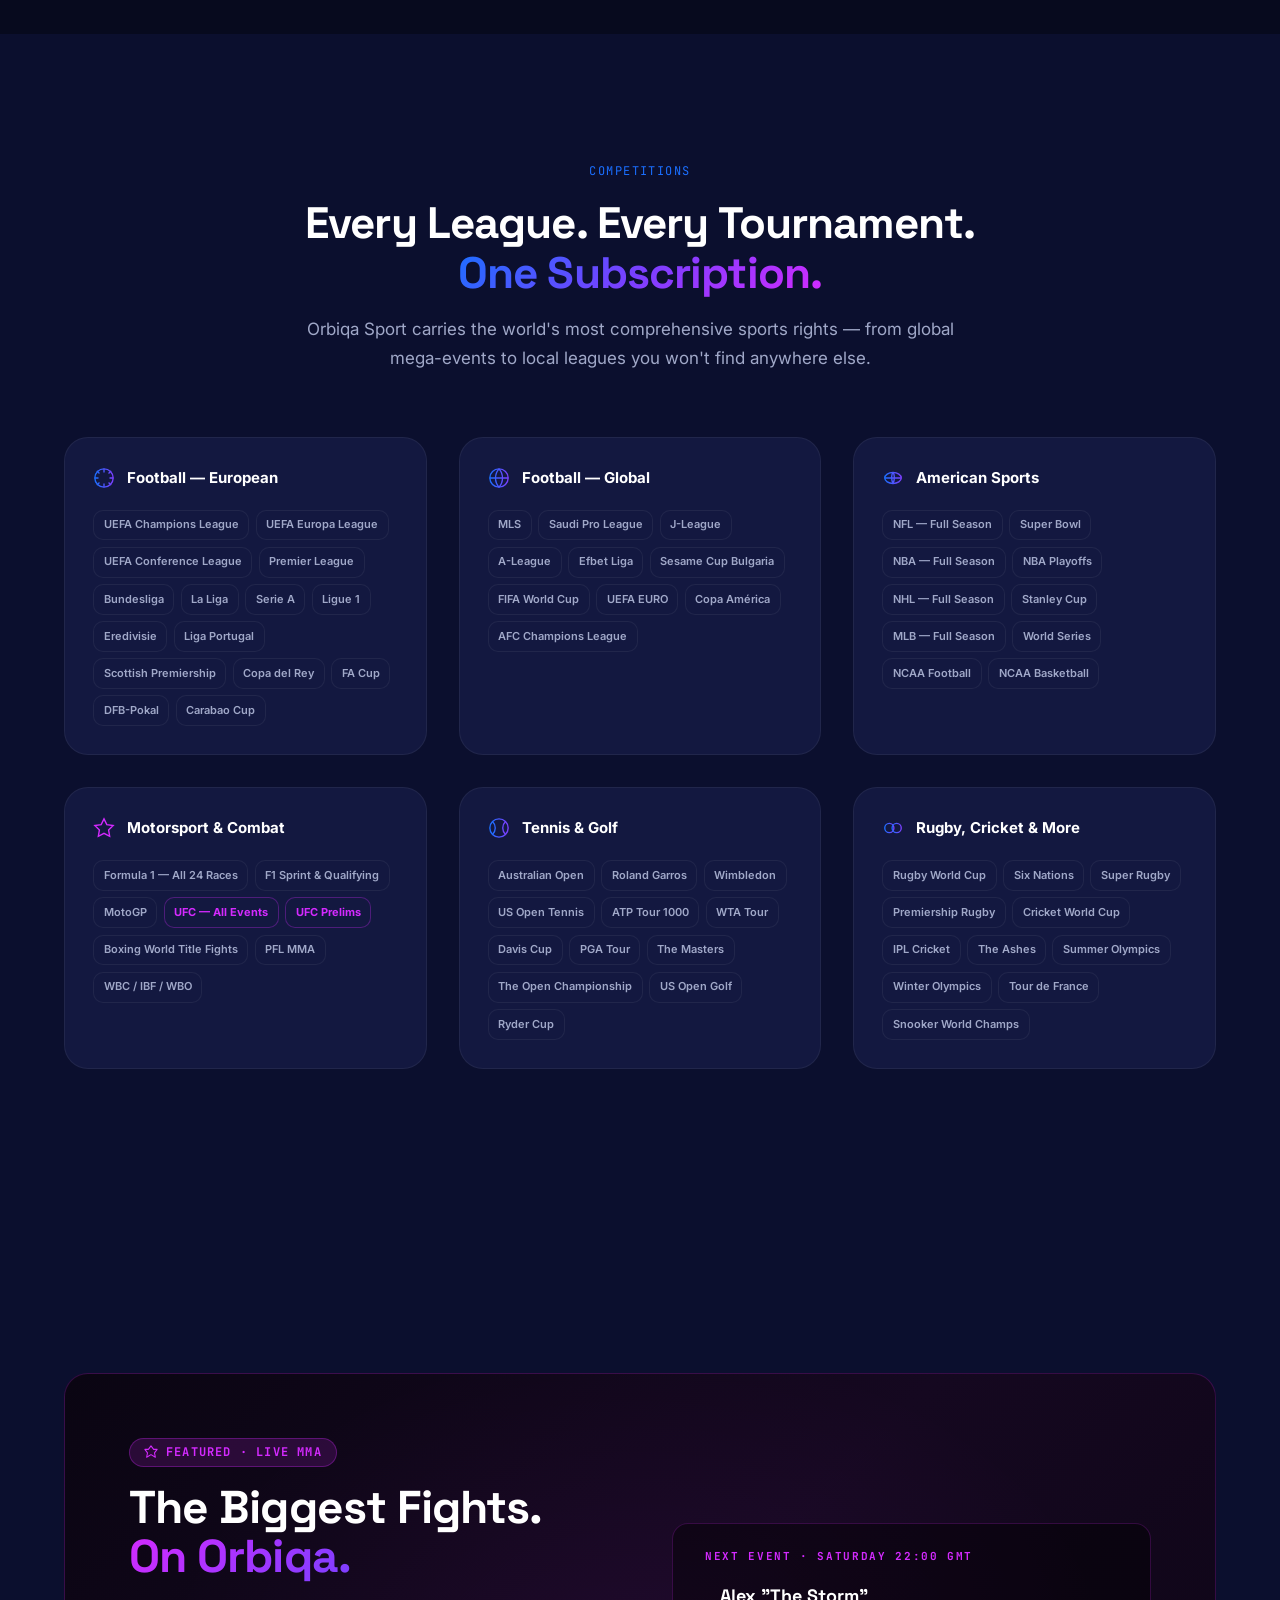
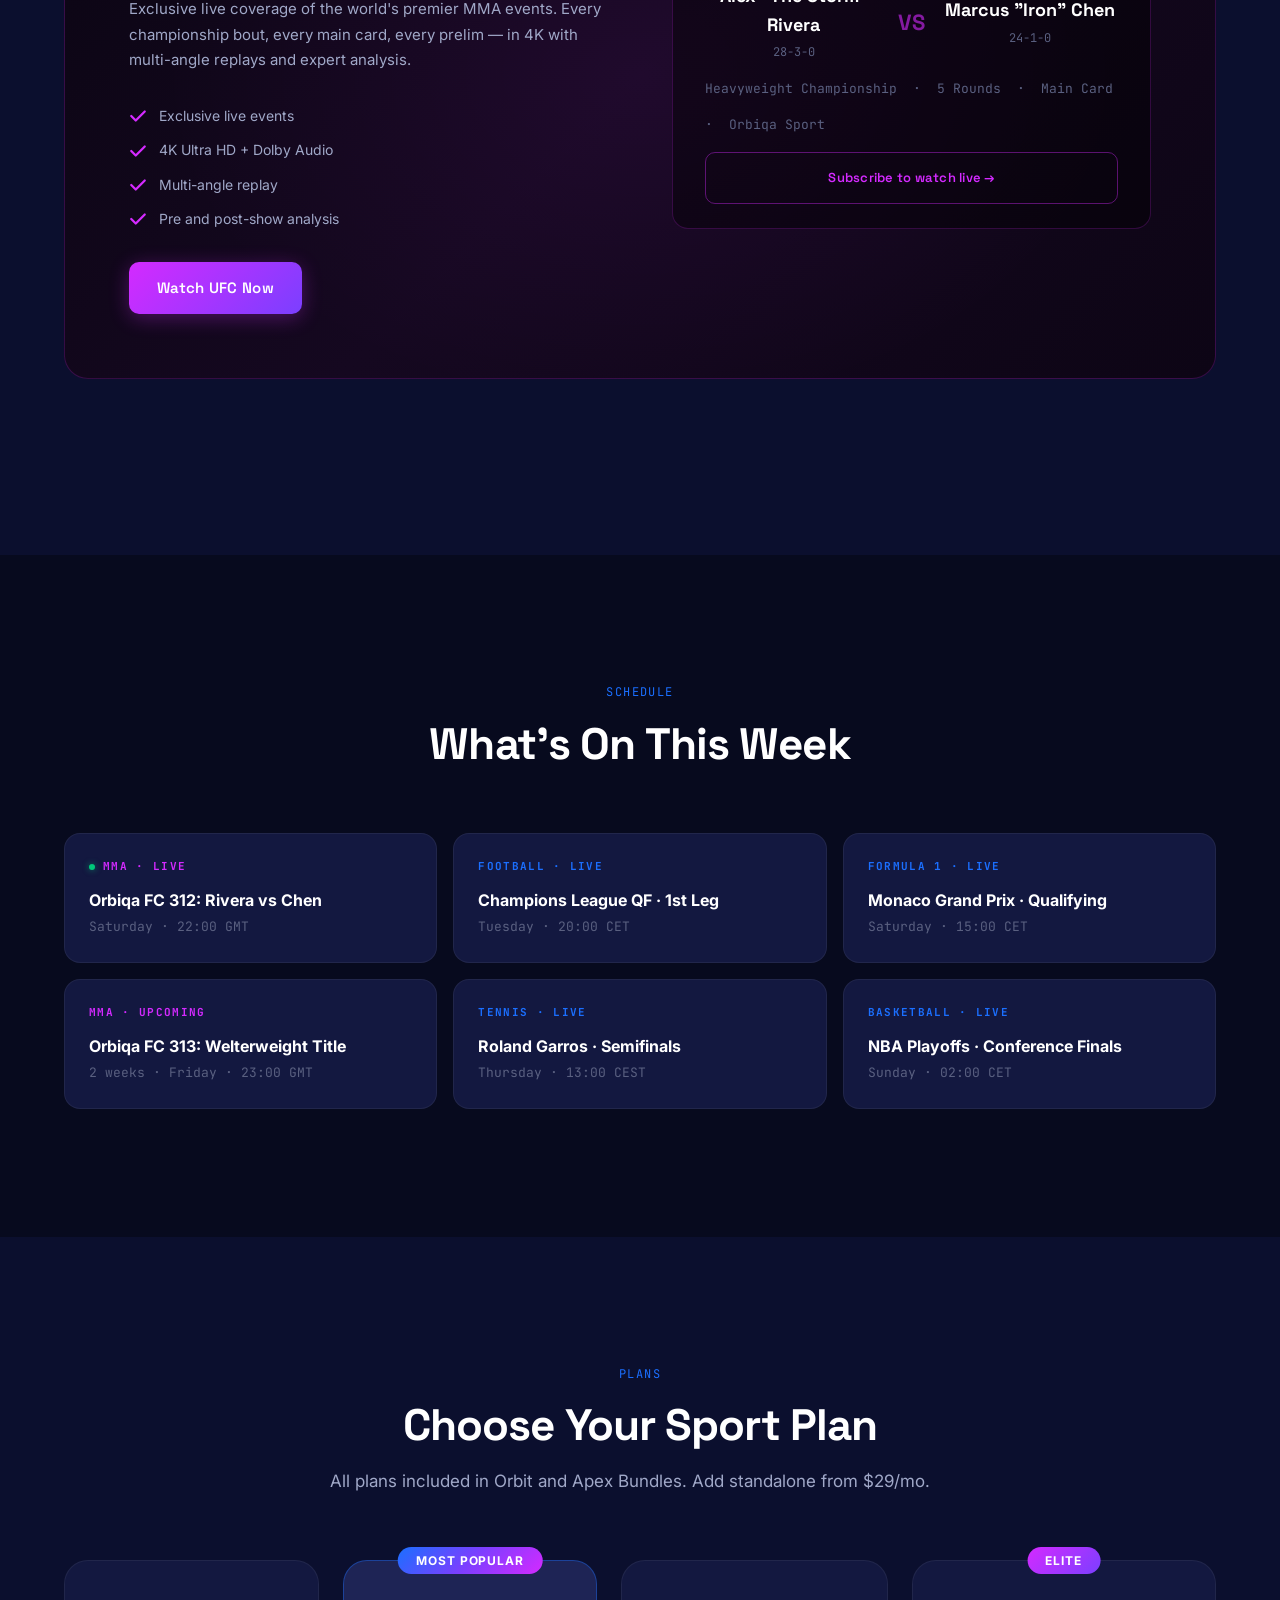
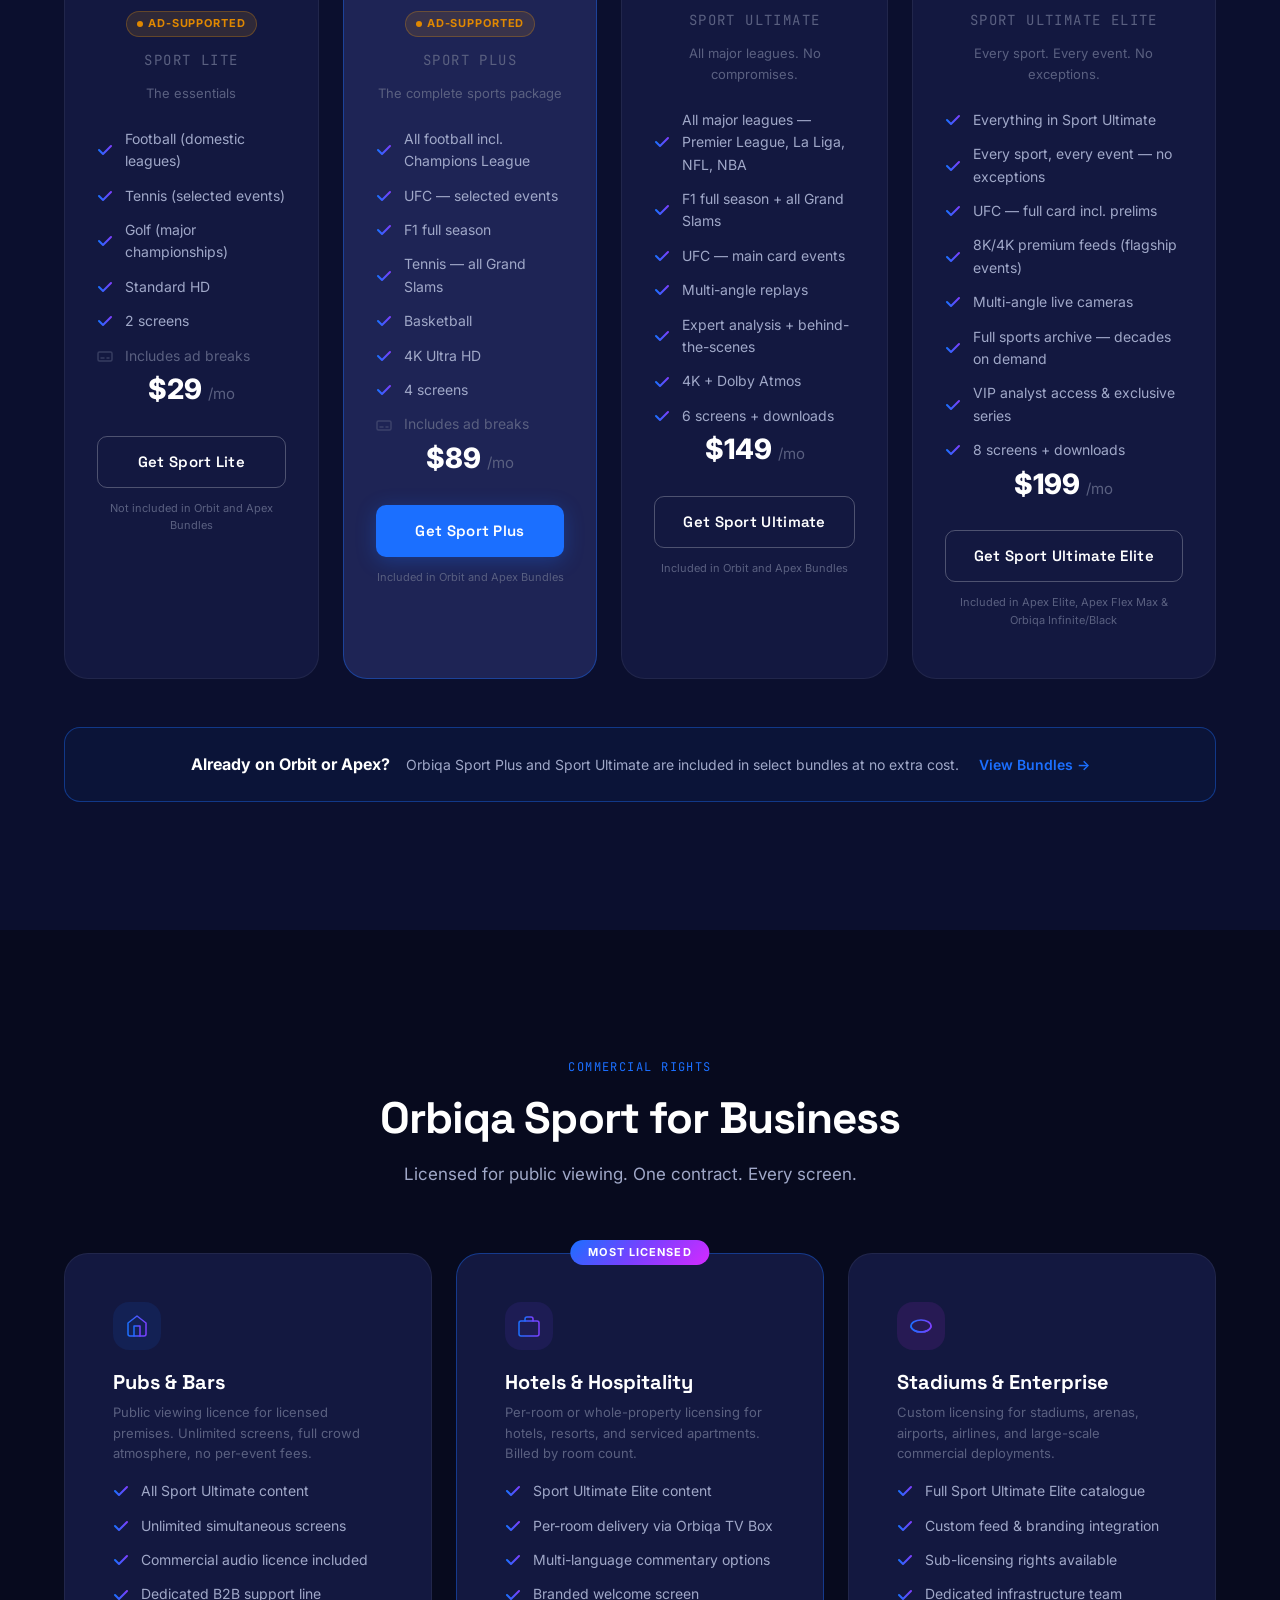
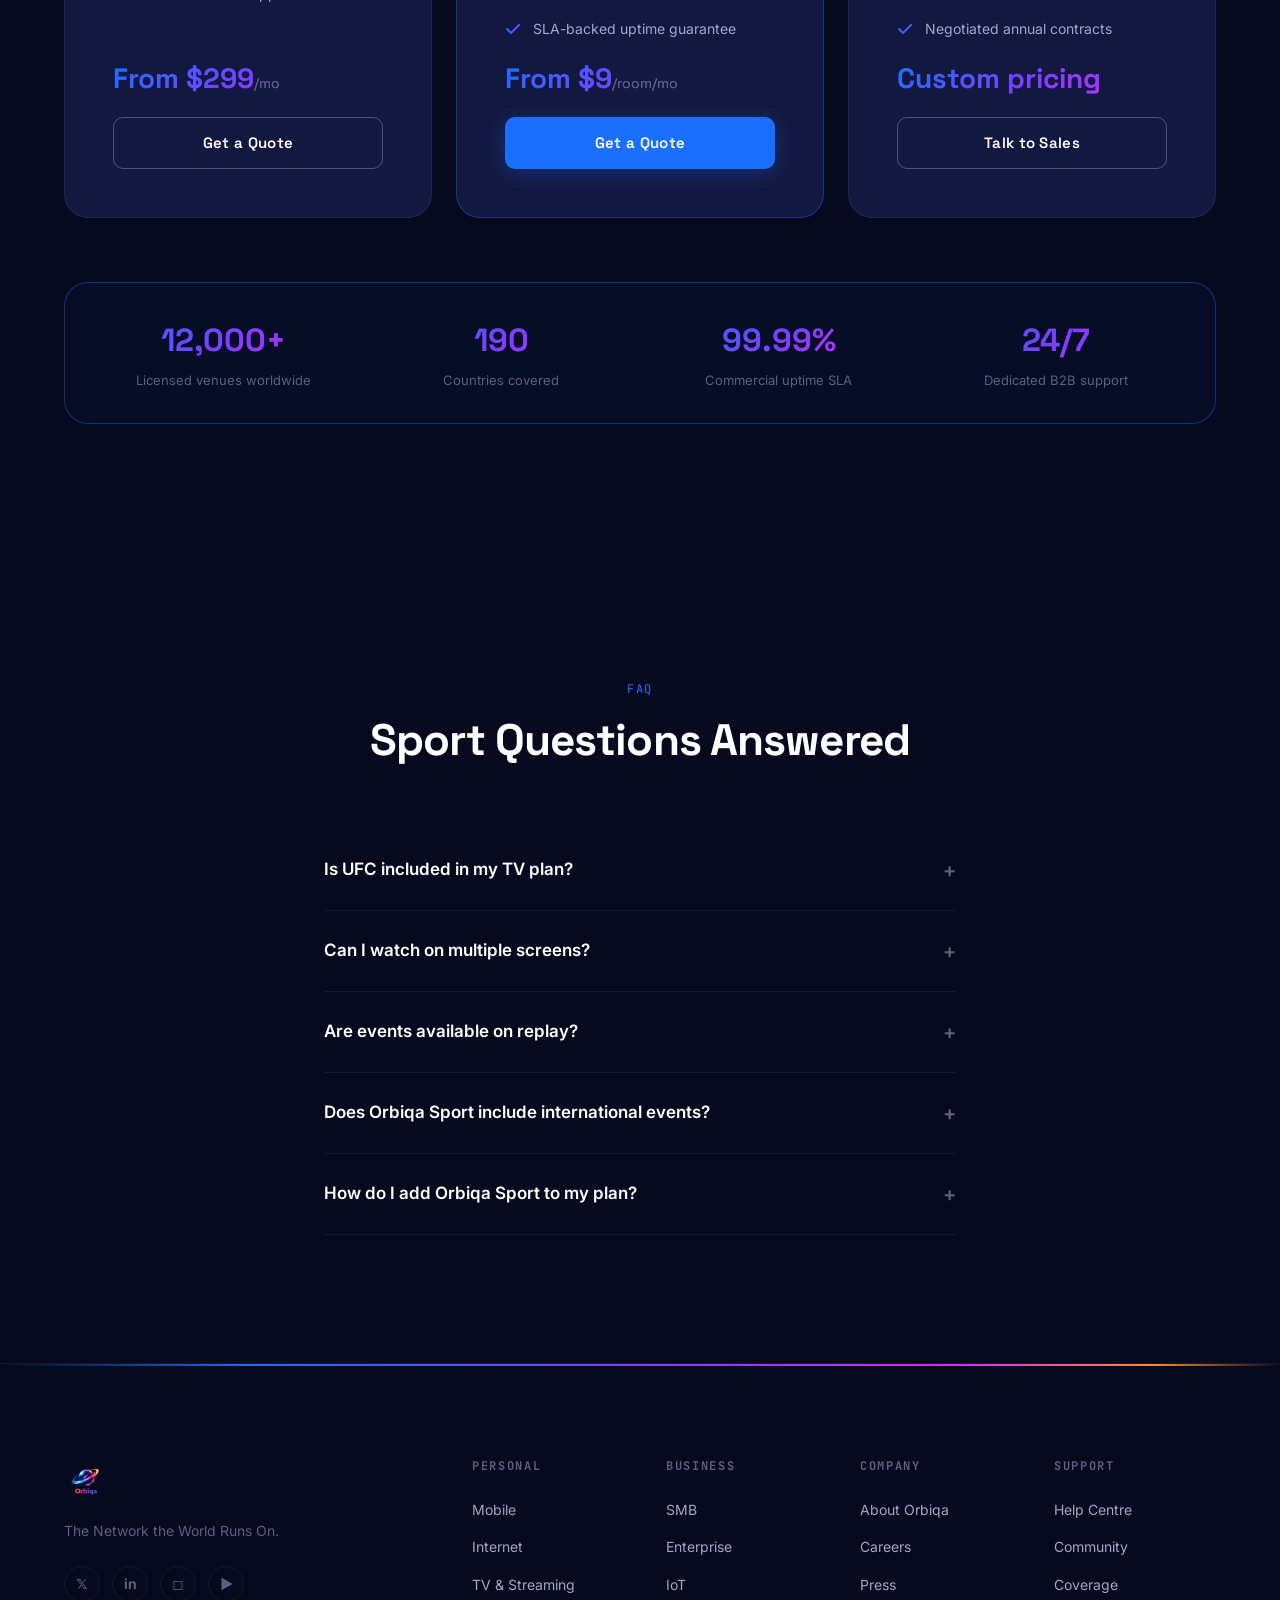
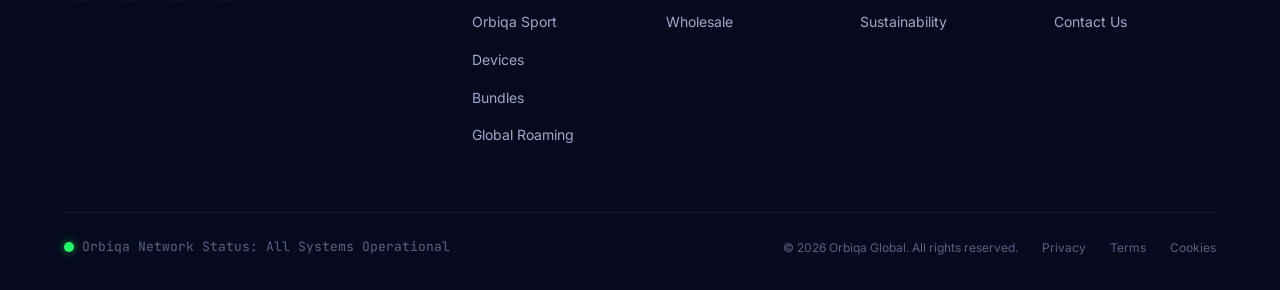
<file: sport.html>
<!DOCTYPE html>
<html lang="en">
<head>
  <meta charset="UTF-8">
  <meta name="viewport" content="width=device-width, initial-scale=1.0">
  <title>Orbiqa Sport — Live Sports, Every Event</title>
  <meta name="description" content="Watch live football, F1, UFC, tennis, basketball and more with Orbiqa Sport. Included in select bundles or from $29/mo.">
  <link rel="icon" type="image/png" href="pictures/logo.png">
  <link rel="preconnect" href="https://fonts.googleapis.com">
  <link rel="preconnect" href="https://fonts.gstatic.com" crossorigin>
  <link href="https://fonts.googleapis.com/css2?family=Space+Grotesk:wght@300;400;500;600;700;800&family=Inter:wght@300;400;500;600&family=JetBrains+Mono:wght@400;500;600&display=swap" rel="stylesheet">
  <link rel="stylesheet" href="css/style.css">
</head>
<body>

<svg style="position:absolute;width:0;height:0;overflow:hidden" aria-hidden="true">
  <defs>
    <linearGradient id="brandGrad" x1="0%" y1="0%" x2="100%" y2="100%"><stop offset="0%" stop-color="#1B6FFF"/><stop offset="100%" stop-color="#7B3FFF"/></linearGradient>
    <linearGradient id="brandGradH" x1="0%" y1="0%" x2="100%" y2="0%"><stop offset="0%" stop-color="#1B6FFF"/><stop offset="100%" stop-color="#7B3FFF"/></linearGradient>
    <linearGradient id="mmaGrad" x1="0%" y1="0%" x2="100%" y2="0%"><stop offset="0%" stop-color="#D42AFF"/><stop offset="100%" stop-color="#7B3FFF"/></linearGradient>
    <linearGradient id="arcGradient" x1="0%" y1="0%" x2="100%" y2="0%"><stop offset="0%" stop-color="#1B6FFF"/><stop offset="100%" stop-color="#7B3FFF"/></linearGradient>
  </defs>
</svg>

<nav class="nav" id="mainNav">
  <div class="nav-container">
    <a href="index.html" class="nav-logo"><img src="pictures/logo.png" alt="Orbiqa" class="nav-logo-img"></a>
    <div class="nav-links">
      <div class="nav-item has-dropdown"><a href="#" class="nav-link">Personal</a><div class="nav-dropdown"><a href="mobile.html">Mobile</a><a href="internet.html">Internet</a><a href="tv.html">TV &amp; Streaming</a><a href="sport.html">Orbiqa Sport</a><a href="devices.html">Devices</a><a href="bundles.html">Bundles</a><a href="roaming.html">Global Roaming</a></div></div>
      <div class="nav-item has-dropdown"><a href="#" class="nav-link">Business</a><div class="nav-dropdown"><a href="business.html#smb">SMB</a><a href="business.html#enterprise">Enterprise</a><a href="business.html#wholesale">Wholesale</a><a href="business.html#iot">IoT</a></div></div>
      <div class="nav-item has-dropdown"><a href="#" class="nav-link">Global</a><div class="nav-dropdown"><a href="coverage.html">Coverage Map</a><a href="roaming.html">Roaming</a><a href="about.html">Orbiqa Worldwide</a><a href="sponsorships.html">Sponsorships</a></div></div>
      <div class="nav-item"><a href="support.html" class="nav-link">Support</a></div>
    </div>
    <div class="nav-actions">
      <a href="#" class="btn btn-ghost-sm">My Orbiqa</a>
      <a href="#plans" class="btn btn-primary-sm">Get Sport</a>
      <button class="theme-toggle" id="themeToggle" aria-label="Toggle theme">
        <svg viewBox="0 0 24 24" fill="none" stroke="currentColor" stroke-width="2" stroke-linecap="round" width="18" height="18"><path d="M21 12.79A9 9 0 1111.21 3 7 7 0 0021 12.79z"/></svg>
      </button>
      <button class="nav-hamburger" id="navHamburger" aria-label="Open menu"><span></span><span></span><span></span></button>
    </div>
  </div>
</nav>
<div class="nav-overlay" id="navOverlay">
  <div class="nav-overlay-content">
    <button class="nav-close" id="navClose">&times;</button>
    <div class="nav-overlay-arc"></div>
    <nav class="nav-overlay-links"><a href="mobile.html">Mobile</a><a href="internet.html">Internet</a><a href="tv.html">TV &amp; Streaming</a><a href="sport.html">Orbiqa Sport</a><a href="devices.html">Devices</a><a href="bundles.html">Bundles</a><a href="roaming.html">Global Roaming</a><a href="business.html">Business</a><a href="coverage.html">Coverage</a><a href="about.html">About Orbiqa</a><a href="sponsorships.html">Sponsorships</a><a href="support.html">Support</a></nav>
    <div class="nav-overlay-actions"><a href="#" class="btn btn-ghost">My Orbiqa</a><a href="#plans" class="btn btn-primary">Get Sport</a></div>
  </div>
</div>

<!-- HERO -->
<section class="page-hero sport-hero" style="position:relative;background:linear-gradient(135deg, #050812 0%, #0A0F28 50%, #0E0A1A 100%)">
  <div class="sport-hero-accent"></div>
  <div class="page-hero-content" style="position:relative;z-index:2">
    <span class="eyebrow">ORBIQA SPORT</span>
    <h1 class="page-hero-title">Every Match.<br>Every Fight.<br><span class="gradient-text" style="background:linear-gradient(135deg,#D42AFF,#7B3FFF);-webkit-background-clip:text;-webkit-text-fill-color:transparent;background-clip:text">Live.</span></h1>
    <p class="page-hero-sub">Football, UFC, F1, Tennis, Basketball, Rugby — all live, all in 4K, on every screen.</p>
    <div class="page-hero-actions">
      <a href="#plans" class="btn btn-primary btn-signal">Get Orbiqa Sport</a>
      <a href="#schedule" class="btn btn-ghost">See What's On</a>
    </div>
  </div>
</section>

<!-- SPORT CATEGORIES -->
<section class="inner-section inner-section-dark">
  <div class="container">
    <div class="section-header reveal">
      <span class="section-eyebrow">SPORTS</span>
      <h2 class="section-title-lg">Every Sport. Every League.</h2>
      <p class="section-body-lg">From the world's biggest football leagues to the most elite UFC events — Orbiqa Sport covers it all, live and in 4K Ultra HD.</p>
    </div>

    <div class="sport-categories reveal">

      <!-- Football -->
      <a href="#" class="sport-cat">
        <svg class="sport-cat-icon" viewBox="0 0 52 52" fill="none" stroke="url(#brandGradH)" stroke-width="1.5" stroke-linecap="round" stroke-linejoin="round">
          <circle cx="26" cy="26" r="22"/>
          <polygon points="26,10 31,20 26,25 21,20" fill="none"/>
          <polygon points="26,42 31,32 26,27 21,32" fill="none"/>
          <polygon points="10,26 20,21 25,26 20,31" fill="none"/>
          <polygon points="42,26 32,21 27,26 32,31" fill="none"/>
        </svg>
        <div class="sport-cat-name">Football</div>
        <div class="sport-cat-count">4,200+ matches · 30+ leagues</div>
      </a>

      <!-- UFC -->
      <a href="#mma" class="sport-cat mma-cat">
        <svg class="sport-cat-icon" viewBox="0 0 52 52" fill="none" stroke="#D42AFF" stroke-width="1.5" stroke-linecap="round" stroke-linejoin="round">
          <polygon points="26,4 38,10 46,22 46,30 38,42 26,48 14,42 6,30 6,22 14,10"/>
        </svg>
        <div class="sport-cat-name">UFC</div>
        <div class="sport-cat-count">240+ events/year</div>
      </a>

      <!-- Formula 1 -->
      <a href="#" class="sport-cat">
        <svg class="sport-cat-icon" viewBox="0 0 52 52" fill="none" stroke="url(#brandGradH)" stroke-width="1.5" stroke-linecap="round" stroke-linejoin="round">
          <path d="M4 30h44M8 30l4-10h28l4 10"/>
          <path d="M12 20l4-8h20l4 8"/>
          <circle cx="16" cy="34" r="4"/>
          <circle cx="36" cy="34" r="4"/>
          <path d="M20 34h12"/>
        </svg>
        <div class="sport-cat-name">Formula 1</div>
        <div class="sport-cat-count">24 race weekends</div>
      </a>

      <!-- Tennis -->
      <a href="#" class="sport-cat">
        <svg class="sport-cat-icon" viewBox="0 0 52 52" fill="none" stroke="url(#brandGradH)" stroke-width="1.5" stroke-linecap="round">
          <circle cx="26" cy="26" r="22"/>
          <path d="M10 14c5 4 5 16 0 24"/>
          <path d="M42 14c-5 4-5 16 0 24"/>
          <line x1="4" y1="26" x2="48" y2="26"/>
        </svg>
        <div class="sport-cat-name">Tennis</div>
        <div class="sport-cat-count">All 4 Grand Slams</div>
      </a>

      <!-- Basketball -->
      <a href="#" class="sport-cat">
        <svg class="sport-cat-icon" viewBox="0 0 52 52" fill="none" stroke="url(#brandGradH)" stroke-width="1.5" stroke-linecap="round">
          <circle cx="26" cy="26" r="22"/>
          <path d="M10 12c8 6 8 22 0 28"/>
          <path d="M42 12c-8 6-8 22 0 28"/>
          <line x1="4" y1="26" x2="48" y2="26"/>
          <path d="M26 4v44"/>
        </svg>
        <div class="sport-cat-name">Basketball</div>
        <div class="sport-cat-count">1,500+ games/year</div>
      </a>

      <!-- Rugby -->
      <a href="#" class="sport-cat">
        <svg class="sport-cat-icon" viewBox="0 0 52 52" fill="none" stroke="url(#brandGradH)" stroke-width="1.5" stroke-linecap="round">
          <ellipse cx="26" cy="26" rx="20" ry="13"/>
          <line x1="6" y1="26" x2="46" y2="26"/>
          <path d="M14 16c4 3 4 17 0 20"/>
          <path d="M38 16c-4 3-4 17 0 20"/>
        </svg>
        <div class="sport-cat-name">Rugby</div>
        <div class="sport-cat-count">International + club</div>
      </a>

      <!-- Golf -->
      <a href="#" class="sport-cat">
        <svg class="sport-cat-icon" viewBox="0 0 52 52" fill="none" stroke="url(#brandGradH)" stroke-width="1.5" stroke-linecap="round">
          <line x1="26" y1="6" x2="26" y2="42"/>
          <path d="M26 6l14 8-14 8"/>
          <circle cx="26" cy="46" r="4" fill="rgba(27,111,255,0.1)"/>
          <path d="M14 44c3-1 8-1 12 2"/>
        </svg>
        <div class="sport-cat-name">Golf</div>
        <div class="sport-cat-count">Major championships</div>
      </a>

      <!-- Olympics -->
      <a href="#" class="sport-cat">
        <svg class="sport-cat-icon" viewBox="0 0 52 52" fill="none" stroke="url(#brandGradH)" stroke-width="1.5">
          <circle cx="12" cy="22" r="8"/>
          <circle cx="26" cy="22" r="8"/>
          <circle cx="40" cy="22" r="8"/>
          <circle cx="19" cy="33" r="8"/>
          <circle cx="33" cy="33" r="8"/>
        </svg>
        <div class="sport-cat-name">Olympics</div>
        <div class="sport-cat-count">Every 2 years</div>
      </a>

    </div>
  </div>
</section>

<!-- COMPETITIONS COVERAGE -->
<section class="inner-section">
  <div class="container">
    <div class="section-header reveal">
      <span class="section-eyebrow">COMPETITIONS</span>
      <h2 class="section-title-lg">Every League. Every Tournament.<br><span class="gradient-text">One Subscription.</span></h2>
      <p class="section-body-lg">Orbiqa Sport carries the world's most comprehensive sports rights — from global mega-events to local leagues you won't find anywhere else.</p>
    </div>

    <div class="reveal" style="display:grid;grid-template-columns:repeat(auto-fill,minmax(280px,1fr));gap:2rem;margin-top:2rem">

      <!-- Football -->
      <div style="background:var(--bg-card);border:1px solid var(--border-subtle);border-radius:var(--radius-lg);padding:1.75rem">
        <div style="display:flex;align-items:center;gap:0.75rem;margin-bottom:1.25rem">
          <svg viewBox="0 0 24 24" fill="none" stroke="url(#brandGradH)" stroke-width="1.5" width="22" height="22"><circle cx="12" cy="12" r="10"/><path d="M12 2v4M12 18v4M4.22 4.22l2.83 2.83M16.95 16.95l2.83 2.83M2 12h4M18 12h4M4.22 19.78l2.83-2.83M16.95 7.05l2.83-2.83"/></svg>
          <span style="font-weight:700;color:var(--text-primary);font-size:15px">Football — European</span>
        </div>
        <div style="display:flex;flex-wrap:wrap;gap:0.4rem">
          <span class="platform-icon-box" style="font-size:11px;padding:0.35rem 0.6rem">UEFA Champions League</span>
          <span class="platform-icon-box" style="font-size:11px;padding:0.35rem 0.6rem">UEFA Europa League</span>
          <span class="platform-icon-box" style="font-size:11px;padding:0.35rem 0.6rem">UEFA Conference League</span>
          <span class="platform-icon-box" style="font-size:11px;padding:0.35rem 0.6rem">Premier League</span>
          <span class="platform-icon-box" style="font-size:11px;padding:0.35rem 0.6rem">Bundesliga</span>
          <span class="platform-icon-box" style="font-size:11px;padding:0.35rem 0.6rem">La Liga</span>
          <span class="platform-icon-box" style="font-size:11px;padding:0.35rem 0.6rem">Serie A</span>
          <span class="platform-icon-box" style="font-size:11px;padding:0.35rem 0.6rem">Ligue 1</span>
          <span class="platform-icon-box" style="font-size:11px;padding:0.35rem 0.6rem">Eredivisie</span>
          <span class="platform-icon-box" style="font-size:11px;padding:0.35rem 0.6rem">Liga Portugal</span>
          <span class="platform-icon-box" style="font-size:11px;padding:0.35rem 0.6rem">Scottish Premiership</span>
          <span class="platform-icon-box" style="font-size:11px;padding:0.35rem 0.6rem">Copa del Rey</span>
          <span class="platform-icon-box" style="font-size:11px;padding:0.35rem 0.6rem">FA Cup</span>
          <span class="platform-icon-box" style="font-size:11px;padding:0.35rem 0.6rem">DFB-Pokal</span>
          <span class="platform-icon-box" style="font-size:11px;padding:0.35rem 0.6rem">Carabao Cup</span>
        </div>
      </div>

      <!-- Football Global -->
      <div style="background:var(--bg-card);border:1px solid var(--border-subtle);border-radius:var(--radius-lg);padding:1.75rem">
        <div style="display:flex;align-items:center;gap:0.75rem;margin-bottom:1.25rem">
          <svg viewBox="0 0 24 24" fill="none" stroke="url(#brandGradH)" stroke-width="1.5" width="22" height="22"><circle cx="12" cy="12" r="10"/><path d="M2 12h20M12 2a15 15 0 010 20M12 2a15 15 0 000 20"/></svg>
          <span style="font-weight:700;color:var(--text-primary);font-size:15px">Football — Global</span>
        </div>
        <div style="display:flex;flex-wrap:wrap;gap:0.4rem">
          <span class="platform-icon-box" style="font-size:11px;padding:0.35rem 0.6rem">MLS</span>
          <span class="platform-icon-box" style="font-size:11px;padding:0.35rem 0.6rem">Saudi Pro League</span>
          <span class="platform-icon-box" style="font-size:11px;padding:0.35rem 0.6rem">J-League</span>
          <span class="platform-icon-box" style="font-size:11px;padding:0.35rem 0.6rem">A-League</span>
          <span class="platform-icon-box" style="font-size:11px;padding:0.35rem 0.6rem">Efbet Liga</span>
          <span class="platform-icon-box" style="font-size:11px;padding:0.35rem 0.6rem">Sesame Cup Bulgaria</span>
          <span class="platform-icon-box" style="font-size:11px;padding:0.35rem 0.6rem">FIFA World Cup</span>
          <span class="platform-icon-box" style="font-size:11px;padding:0.35rem 0.6rem">UEFA EURO</span>
          <span class="platform-icon-box" style="font-size:11px;padding:0.35rem 0.6rem">Copa América</span>
          <span class="platform-icon-box" style="font-size:11px;padding:0.35rem 0.6rem">AFC Champions League</span>
        </div>
      </div>

      <!-- American Sports -->
      <div style="background:var(--bg-card);border:1px solid var(--border-subtle);border-radius:var(--radius-lg);padding:1.75rem">
        <div style="display:flex;align-items:center;gap:0.75rem;margin-bottom:1.25rem">
          <svg viewBox="0 0 24 24" fill="none" stroke="url(#brandGradH)" stroke-width="1.5" width="22" height="22"><ellipse cx="12" cy="12" rx="9" ry="6"/><path d="M3 12h18M12 6c2 2 2 8 0 12M12 6c-2 2-2 8 0 12"/></svg>
          <span style="font-weight:700;color:var(--text-primary);font-size:15px">American Sports</span>
        </div>
        <div style="display:flex;flex-wrap:wrap;gap:0.4rem">
          <span class="platform-icon-box" style="font-size:11px;padding:0.35rem 0.6rem">NFL — Full Season</span>
          <span class="platform-icon-box" style="font-size:11px;padding:0.35rem 0.6rem">Super Bowl</span>
          <span class="platform-icon-box" style="font-size:11px;padding:0.35rem 0.6rem">NBA — Full Season</span>
          <span class="platform-icon-box" style="font-size:11px;padding:0.35rem 0.6rem">NBA Playoffs</span>
          <span class="platform-icon-box" style="font-size:11px;padding:0.35rem 0.6rem">NHL — Full Season</span>
          <span class="platform-icon-box" style="font-size:11px;padding:0.35rem 0.6rem">Stanley Cup</span>
          <span class="platform-icon-box" style="font-size:11px;padding:0.35rem 0.6rem">MLB — Full Season</span>
          <span class="platform-icon-box" style="font-size:11px;padding:0.35rem 0.6rem">World Series</span>
          <span class="platform-icon-box" style="font-size:11px;padding:0.35rem 0.6rem">NCAA Football</span>
          <span class="platform-icon-box" style="font-size:11px;padding:0.35rem 0.6rem">NCAA Basketball</span>
        </div>
      </div>

      <!-- Motorsport & Combat -->
      <div style="background:var(--bg-card);border:1px solid var(--border-subtle);border-radius:var(--radius-lg);padding:1.75rem">
        <div style="display:flex;align-items:center;gap:0.75rem;margin-bottom:1.25rem">
          <svg viewBox="0 0 24 24" fill="none" stroke="#D42AFF" stroke-width="1.5" width="22" height="22"><polygon points="12,2 15.09,8.26 22,9.27 17,14.14 18.18,21.02 12,17.77 5.82,21.02 7,14.14 2,9.27 8.91,8.26"/></svg>
          <span style="font-weight:700;color:var(--text-primary);font-size:15px">Motorsport &amp; Combat</span>
        </div>
        <div style="display:flex;flex-wrap:wrap;gap:0.4rem">
          <span class="platform-icon-box" style="font-size:11px;padding:0.35rem 0.6rem">Formula 1 — All 24 Races</span>
          <span class="platform-icon-box" style="font-size:11px;padding:0.35rem 0.6rem">F1 Sprint &amp; Qualifying</span>
          <span class="platform-icon-box" style="font-size:11px;padding:0.35rem 0.6rem">MotoGP</span>
          <span class="platform-icon-box" style="font-size:11px;padding:0.35rem 0.6rem;border-color:rgba(212,42,255,0.3);color:#D42AFF;font-weight:700">UFC — All Events</span>
          <span class="platform-icon-box" style="font-size:11px;padding:0.35rem 0.6rem;border-color:rgba(212,42,255,0.3);color:#D42AFF;font-weight:700">UFC Prelims</span>
          <span class="platform-icon-box" style="font-size:11px;padding:0.35rem 0.6rem">Boxing World Title Fights</span>
          <span class="platform-icon-box" style="font-size:11px;padding:0.35rem 0.6rem">PFL MMA</span>
          <span class="platform-icon-box" style="font-size:11px;padding:0.35rem 0.6rem">WBC / IBF / WBO</span>
        </div>
      </div>

      <!-- Racket & Golf -->
      <div style="background:var(--bg-card);border:1px solid var(--border-subtle);border-radius:var(--radius-lg);padding:1.75rem">
        <div style="display:flex;align-items:center;gap:0.75rem;margin-bottom:1.25rem">
          <svg viewBox="0 0 24 24" fill="none" stroke="url(#brandGradH)" stroke-width="1.5" width="22" height="22"><circle cx="12" cy="12" r="10"/><path d="M4.93 4.93c4 4 4 10.14 0 14.14M19.07 4.93c-4 4-4 10.14 0 14.14"/><line x1="2" y1="12" x2="22" y2="12"/></svg>
          <span style="font-weight:700;color:var(--text-primary);font-size:15px">Tennis &amp; Golf</span>
        </div>
        <div style="display:flex;flex-wrap:wrap;gap:0.4rem">
          <span class="platform-icon-box" style="font-size:11px;padding:0.35rem 0.6rem">Australian Open</span>
          <span class="platform-icon-box" style="font-size:11px;padding:0.35rem 0.6rem">Roland Garros</span>
          <span class="platform-icon-box" style="font-size:11px;padding:0.35rem 0.6rem">Wimbledon</span>
          <span class="platform-icon-box" style="font-size:11px;padding:0.35rem 0.6rem">US Open Tennis</span>
          <span class="platform-icon-box" style="font-size:11px;padding:0.35rem 0.6rem">ATP Tour 1000</span>
          <span class="platform-icon-box" style="font-size:11px;padding:0.35rem 0.6rem">WTA Tour</span>
          <span class="platform-icon-box" style="font-size:11px;padding:0.35rem 0.6rem">Davis Cup</span>
          <span class="platform-icon-box" style="font-size:11px;padding:0.35rem 0.6rem">PGA Tour</span>
          <span class="platform-icon-box" style="font-size:11px;padding:0.35rem 0.6rem">The Masters</span>
          <span class="platform-icon-box" style="font-size:11px;padding:0.35rem 0.6rem">The Open Championship</span>
          <span class="platform-icon-box" style="font-size:11px;padding:0.35rem 0.6rem">US Open Golf</span>
          <span class="platform-icon-box" style="font-size:11px;padding:0.35rem 0.6rem">Ryder Cup</span>
        </div>
      </div>

      <!-- Rugby, Cricket & Olympics -->
      <div style="background:var(--bg-card);border:1px solid var(--border-subtle);border-radius:var(--radius-lg);padding:1.75rem">
        <div style="display:flex;align-items:center;gap:0.75rem;margin-bottom:1.25rem">
          <svg viewBox="0 0 24 24" fill="none" stroke="url(#brandGradH)" stroke-width="1.5" width="22" height="22"><circle cx="8" cy="12" r="5"/><circle cx="16" cy="12" r="5"/></svg>
          <span style="font-weight:700;color:var(--text-primary);font-size:15px">Rugby, Cricket &amp; More</span>
        </div>
        <div style="display:flex;flex-wrap:wrap;gap:0.4rem">
          <span class="platform-icon-box" style="font-size:11px;padding:0.35rem 0.6rem">Rugby World Cup</span>
          <span class="platform-icon-box" style="font-size:11px;padding:0.35rem 0.6rem">Six Nations</span>
          <span class="platform-icon-box" style="font-size:11px;padding:0.35rem 0.6rem">Super Rugby</span>
          <span class="platform-icon-box" style="font-size:11px;padding:0.35rem 0.6rem">Premiership Rugby</span>
          <span class="platform-icon-box" style="font-size:11px;padding:0.35rem 0.6rem">Cricket World Cup</span>
          <span class="platform-icon-box" style="font-size:11px;padding:0.35rem 0.6rem">IPL Cricket</span>
          <span class="platform-icon-box" style="font-size:11px;padding:0.35rem 0.6rem">The Ashes</span>
          <span class="platform-icon-box" style="font-size:11px;padding:0.35rem 0.6rem">Summer Olympics</span>
          <span class="platform-icon-box" style="font-size:11px;padding:0.35rem 0.6rem">Winter Olympics</span>
          <span class="platform-icon-box" style="font-size:11px;padding:0.35rem 0.6rem">Tour de France</span>
          <span class="platform-icon-box" style="font-size:11px;padding:0.35rem 0.6rem">Snooker World Champs</span>
        </div>
      </div>

    </div>
  </div>
</section>

<!-- UFC FEATURED SECTION -->
<section class="inner-section" id="mma">
  <div class="container">
    <div class="mma-section reveal">
      <div class="mma-section-inner">

        <!-- Left: UFC text -->
        <div>
          <div class="mma-badge">
            <svg viewBox="0 0 16 16" fill="none" width="14" height="14"><polygon points="8,1 11,5 15,5 12,9 13,14 8,11 3,14 4,9 1,5 5,5" stroke="#D42AFF" stroke-width="1.2" stroke-linejoin="round"/></svg>
            Featured &middot; Live MMA
          </div>
          <h2 class="mma-title">The Biggest Fights.<br><span>On Orbiqa.</span></h2>
          <p style="font-size:15px;color:var(--text-secondary);line-height:1.7;margin-bottom:var(--space-6)">Exclusive live coverage of the world's premier MMA events. Every championship bout, every main card, every prelim — in 4K with multi-angle replays and expert analysis.</p>
          <ul style="list-style:none;padding:0;display:flex;flex-direction:column;gap:var(--space-3);margin-bottom:var(--space-6)">
            <li style="display:flex;align-items:center;gap:var(--space-3);font-size:14px;color:var(--text-secondary)">
              <svg viewBox="0 0 16 16" fill="none" width="18" height="18"><polyline points="2,8 6,12 14,4" stroke="#D42AFF" stroke-width="2" stroke-linecap="round" stroke-linejoin="round"/></svg>
              Exclusive live events
            </li>
            <li style="display:flex;align-items:center;gap:var(--space-3);font-size:14px;color:var(--text-secondary)">
              <svg viewBox="0 0 16 16" fill="none" width="18" height="18"><polyline points="2,8 6,12 14,4" stroke="#D42AFF" stroke-width="2" stroke-linecap="round" stroke-linejoin="round"/></svg>
              4K Ultra HD + Dolby Audio
            </li>
            <li style="display:flex;align-items:center;gap:var(--space-3);font-size:14px;color:var(--text-secondary)">
              <svg viewBox="0 0 16 16" fill="none" width="18" height="18"><polyline points="2,8 6,12 14,4" stroke="#D42AFF" stroke-width="2" stroke-linecap="round" stroke-linejoin="round"/></svg>
              Multi-angle replay
            </li>
            <li style="display:flex;align-items:center;gap:var(--space-3);font-size:14px;color:var(--text-secondary)">
              <svg viewBox="0 0 16 16" fill="none" width="18" height="18"><polyline points="2,8 6,12 14,4" stroke="#D42AFF" stroke-width="2" stroke-linecap="round" stroke-linejoin="round"/></svg>
              Pre and post-show analysis
            </li>
          </ul>
          <a href="#plans" class="btn btn-primary btn-signal" style="background:linear-gradient(135deg,#D42AFF,#7B3FFF);box-shadow:0 4px 20px rgba(212,42,255,0.3)">Watch UFC Now</a>
        </div>

        <!-- Right: Fight Card -->
        <div class="fight-card">
          <div class="fight-event-label">Next Event &middot; Saturday 22:00 GMT</div>
          <div class="fight-matchup">
            <div class="fighter">
              <div class="fighter-name">Alex "The Storm" Rivera</div>
              <div class="fighter-record">28-3-0</div>
            </div>
            <div class="fight-vs">VS</div>
            <div class="fighter">
              <div class="fighter-name">Marcus "Iron" Chen</div>
              <div class="fighter-record">24-1-0</div>
            </div>
          </div>
          <div class="fight-meta">
            <span>Heavyweight Championship</span>
            <span>·</span>
            <span>5 Rounds</span>
            <span>·</span>
            <span>Main Card</span>
            <span>·</span>
            <span>Orbiqa Sport</span>
          </div>
          <a href="#plans" class="btn btn-ghost btn-full" style="border-color:rgba(212,42,255,0.4);color:#D42AFF;font-size:13px">Subscribe to watch live &#8594;</a>
        </div>

      </div>
    </div>
  </div>
</section>

<!-- UPCOMING EVENTS -->
<section class="inner-section inner-section-dark" id="schedule">
  <div class="container">
    <div class="section-header reveal">
      <span class="section-eyebrow">SCHEDULE</span>
      <h2 class="section-title-lg">What's On This Week</h2>
    </div>
    <div class="event-cards reveal">

      <div class="event-card">
        <div class="event-sport-tag mma-tag">
          <span class="event-live-dot"></span>
          MMA &middot; LIVE
        </div>
        <div class="event-name">Orbiqa FC 312: Rivera vs Chen</div>
        <div class="event-date">Saturday &middot; 22:00 GMT</div>
      </div>

      <div class="event-card">
        <div class="event-sport-tag">
          Football &middot; LIVE
        </div>
        <div class="event-name">Champions League QF &middot; 1st Leg</div>
        <div class="event-date">Tuesday &middot; 20:00 CET</div>
      </div>

      <div class="event-card">
        <div class="event-sport-tag">
          Formula 1 &middot; LIVE
        </div>
        <div class="event-name">Monaco Grand Prix &middot; Qualifying</div>
        <div class="event-date">Saturday &middot; 15:00 CET</div>
      </div>

      <div class="event-card">
        <div class="event-sport-tag mma-tag">
          MMA &middot; UPCOMING
        </div>
        <div class="event-name">Orbiqa FC 313: Welterweight Title</div>
        <div class="event-date">2 weeks &middot; Friday &middot; 23:00 GMT</div>
      </div>

      <div class="event-card">
        <div class="event-sport-tag">
          Tennis &middot; LIVE
        </div>
        <div class="event-name">Roland Garros &middot; Semifinals</div>
        <div class="event-date">Thursday &middot; 13:00 CEST</div>
      </div>

      <div class="event-card">
        <div class="event-sport-tag">
          Basketball &middot; LIVE
        </div>
        <div class="event-name">NBA Playoffs &middot; Conference Finals</div>
        <div class="event-date">Sunday &middot; 02:00 CET</div>
      </div>

    </div>
  </div>
</section>

<!-- SPORT PLANS -->
<section class="inner-section" id="plans">
  <div class="container">
    <div class="section-header reveal">
      <span class="section-eyebrow">PLANS</span>
      <h2 class="section-title-lg">Choose Your Sport Plan</h2>
      <p class="section-body-lg">All plans included in Orbit and Apex Bundles. Add standalone from $29/mo.</p>
    </div>

    <div class="sport-plans reveal">

      <!-- Sport Lite -->
      <div class="speed-tier-card">
        <div class="sport-ad-badge">Ad-supported</div>
        <div class="speed-tier-name">Sport Lite</div>
        <div style="font-size:13px;color:var(--text-muted);margin-bottom:var(--space-5)">The essentials</div>
        <ul class="plan-features" style="text-align:left">
          <li><svg class="check-icon" viewBox="0 0 16 16" fill="none"><polyline points="2,8 6,12 14,4" stroke="url(#brandGradH)" stroke-width="2" stroke-linecap="round" stroke-linejoin="round"/></svg>Football (domestic leagues)</li>
          <li><svg class="check-icon" viewBox="0 0 16 16" fill="none"><polyline points="2,8 6,12 14,4" stroke="url(#brandGradH)" stroke-width="2" stroke-linecap="round" stroke-linejoin="round"/></svg>Tennis (selected events)</li>
          <li><svg class="check-icon" viewBox="0 0 16 16" fill="none"><polyline points="2,8 6,12 14,4" stroke="url(#brandGradH)" stroke-width="2" stroke-linecap="round" stroke-linejoin="round"/></svg>Golf (major championships)</li>
          <li><svg class="check-icon" viewBox="0 0 16 16" fill="none"><polyline points="2,8 6,12 14,4" stroke="url(#brandGradH)" stroke-width="2" stroke-linecap="round" stroke-linejoin="round"/></svg>Standard HD</li>
          <li><svg class="check-icon" viewBox="0 0 16 16" fill="none"><polyline points="2,8 6,12 14,4" stroke="url(#brandGradH)" stroke-width="2" stroke-linecap="round" stroke-linejoin="round"/></svg>2 screens</li>
          <li style="color:var(--text-muted)"><svg viewBox="0 0 16 16" fill="none" class="check-icon" style="opacity:0.5"><rect x="1" y="4" width="14" height="9" rx="1.5" stroke="currentColor" stroke-width="1.5"/><path d="M4 10h3M10 10h2" stroke="currentColor" stroke-width="1.5" stroke-linecap="round"/></svg>Includes ad breaks</li>
        </ul>
        <div class="speed-tier-price">$29 <small>/mo</small></div>
        <a href="bundles.html" class="btn btn-ghost btn-full">Get Sport Lite</a>
        <div style="font-size:11px;color:var(--text-muted);text-align:center;margin-top:var(--space-3)">Not included in Orbit and Apex Bundles</div>
      </div>

      <!-- Sport Plus — Featured -->
      <div class="speed-tier-card featured">
        <div class="plan-badge">Most Popular</div>
        <div class="sport-ad-badge">Ad-supported</div>
        <div class="speed-tier-name">Sport Plus</div>
        <div style="font-size:13px;color:var(--text-muted);margin-bottom:var(--space-5)">The complete sports package</div>
        <ul class="plan-features" style="text-align:left">
          <li><svg class="check-icon" viewBox="0 0 16 16" fill="none"><polyline points="2,8 6,12 14,4" stroke="url(#brandGradH)" stroke-width="2" stroke-linecap="round" stroke-linejoin="round"/></svg>All football incl. Champions League</li>
          <li><svg class="check-icon" viewBox="0 0 16 16" fill="none"><polyline points="2,8 6,12 14,4" stroke="url(#brandGradH)" stroke-width="2" stroke-linecap="round" stroke-linejoin="round"/></svg>UFC — selected events</li>
          <li><svg class="check-icon" viewBox="0 0 16 16" fill="none"><polyline points="2,8 6,12 14,4" stroke="url(#brandGradH)" stroke-width="2" stroke-linecap="round" stroke-linejoin="round"/></svg>F1 full season</li>
          <li><svg class="check-icon" viewBox="0 0 16 16" fill="none"><polyline points="2,8 6,12 14,4" stroke="url(#brandGradH)" stroke-width="2" stroke-linecap="round" stroke-linejoin="round"/></svg>Tennis — all Grand Slams</li>
          <li><svg class="check-icon" viewBox="0 0 16 16" fill="none"><polyline points="2,8 6,12 14,4" stroke="url(#brandGradH)" stroke-width="2" stroke-linecap="round" stroke-linejoin="round"/></svg>Basketball</li>
          <li><svg class="check-icon" viewBox="0 0 16 16" fill="none"><polyline points="2,8 6,12 14,4" stroke="url(#brandGradH)" stroke-width="2" stroke-linecap="round" stroke-linejoin="round"/></svg>4K Ultra HD</li>
          <li><svg class="check-icon" viewBox="0 0 16 16" fill="none"><polyline points="2,8 6,12 14,4" stroke="url(#brandGradH)" stroke-width="2" stroke-linecap="round" stroke-linejoin="round"/></svg>4 screens</li>
          <li style="color:var(--text-muted)"><svg viewBox="0 0 16 16" fill="none" class="check-icon" style="opacity:0.5"><rect x="1" y="4" width="14" height="9" rx="1.5" stroke="currentColor" stroke-width="1.5"/><path d="M4 10h3M10 10h2" stroke="currentColor" stroke-width="1.5" stroke-linecap="round"/></svg>Includes ad breaks</li>
        </ul>
        <div class="speed-tier-price">$89 <small>/mo</small></div>
        <a href="bundles.html" class="btn btn-primary btn-full btn-signal">Get Sport Plus</a>
        <div style="font-size:11px;color:var(--text-muted);text-align:center;margin-top:var(--space-3)">Included in Orbit and Apex Bundles</div>
      </div>

      <!-- Sport Ultimate -->
      <div class="speed-tier-card">
        <div class="speed-tier-name">Sport Ultimate</div>
        <div style="font-size:13px;color:var(--text-muted);margin-bottom:var(--space-5)">All major leagues. No compromises.</div>
        <ul class="plan-features" style="text-align:left">
          <li><svg class="check-icon" viewBox="0 0 16 16" fill="none"><polyline points="2,8 6,12 14,4" stroke="url(#brandGradH)" stroke-width="2" stroke-linecap="round" stroke-linejoin="round"/></svg>All major leagues — Premier League, La Liga, NFL, NBA</li>
          <li><svg class="check-icon" viewBox="0 0 16 16" fill="none"><polyline points="2,8 6,12 14,4" stroke="url(#brandGradH)" stroke-width="2" stroke-linecap="round" stroke-linejoin="round"/></svg>F1 full season + all Grand Slams</li>
          <li><svg class="check-icon" viewBox="0 0 16 16" fill="none"><polyline points="2,8 6,12 14,4" stroke="url(#brandGradH)" stroke-width="2" stroke-linecap="round" stroke-linejoin="round"/></svg>UFC — main card events</li>
          <li><svg class="check-icon" viewBox="0 0 16 16" fill="none"><polyline points="2,8 6,12 14,4" stroke="url(#brandGradH)" stroke-width="2" stroke-linecap="round" stroke-linejoin="round"/></svg>Multi-angle replays</li>
          <li><svg class="check-icon" viewBox="0 0 16 16" fill="none"><polyline points="2,8 6,12 14,4" stroke="url(#brandGradH)" stroke-width="2" stroke-linecap="round" stroke-linejoin="round"/></svg>Expert analysis + behind-the-scenes</li>
          <li><svg class="check-icon" viewBox="0 0 16 16" fill="none"><polyline points="2,8 6,12 14,4" stroke="url(#brandGradH)" stroke-width="2" stroke-linecap="round" stroke-linejoin="round"/></svg>4K + Dolby Atmos</li>
          <li><svg class="check-icon" viewBox="0 0 16 16" fill="none"><polyline points="2,8 6,12 14,4" stroke="url(#brandGradH)" stroke-width="2" stroke-linecap="round" stroke-linejoin="round"/></svg>6 screens + downloads</li>
        </ul>
        <div class="speed-tier-price">$149 <small>/mo</small></div>
        <a href="bundles.html" class="btn btn-ghost btn-full">Get Sport Ultimate</a>
        <div style="font-size:11px;color:var(--text-muted);text-align:center;margin-top:var(--space-3)">Included in Orbit and Apex Bundles</div>
      </div>

      <!-- Sport Ultimate Elite -->
      <div class="speed-tier-card">
        <div class="plan-badge" style="background:linear-gradient(135deg,#D42AFF,#7B3FFF)">Elite</div>
        <div class="speed-tier-name">Sport Ultimate Elite</div>
        <div style="font-size:13px;color:var(--text-muted);margin-bottom:var(--space-5)">Every sport. Every event. No exceptions.</div>
        <ul class="plan-features" style="text-align:left">
          <li><svg class="check-icon" viewBox="0 0 16 16" fill="none"><polyline points="2,8 6,12 14,4" stroke="url(#brandGradH)" stroke-width="2" stroke-linecap="round" stroke-linejoin="round"/></svg>Everything in Sport Ultimate</li>
          <li><svg class="check-icon" viewBox="0 0 16 16" fill="none"><polyline points="2,8 6,12 14,4" stroke="url(#brandGradH)" stroke-width="2" stroke-linecap="round" stroke-linejoin="round"/></svg>Every sport, every event — no exceptions</li>
          <li><svg class="check-icon" viewBox="0 0 16 16" fill="none"><polyline points="2,8 6,12 14,4" stroke="url(#brandGradH)" stroke-width="2" stroke-linecap="round" stroke-linejoin="round"/></svg>UFC — full card incl. prelims</li>
          <li><svg class="check-icon" viewBox="0 0 16 16" fill="none"><polyline points="2,8 6,12 14,4" stroke="url(#brandGradH)" stroke-width="2" stroke-linecap="round" stroke-linejoin="round"/></svg>8K/4K premium feeds (flagship events)</li>
          <li><svg class="check-icon" viewBox="0 0 16 16" fill="none"><polyline points="2,8 6,12 14,4" stroke="url(#brandGradH)" stroke-width="2" stroke-linecap="round" stroke-linejoin="round"/></svg>Multi-angle live cameras</li>
          <li><svg class="check-icon" viewBox="0 0 16 16" fill="none"><polyline points="2,8 6,12 14,4" stroke="url(#brandGradH)" stroke-width="2" stroke-linecap="round" stroke-linejoin="round"/></svg>Full sports archive — decades on demand</li>
          <li><svg class="check-icon" viewBox="0 0 16 16" fill="none"><polyline points="2,8 6,12 14,4" stroke="url(#brandGradH)" stroke-width="2" stroke-linecap="round" stroke-linejoin="round"/></svg>VIP analyst access &amp; exclusive series</li>
          <li><svg class="check-icon" viewBox="0 0 16 16" fill="none"><polyline points="2,8 6,12 14,4" stroke="url(#brandGradH)" stroke-width="2" stroke-linecap="round" stroke-linejoin="round"/></svg>8 screens + downloads</li>
        </ul>
        <div class="speed-tier-price">$199 <small>/mo</small></div>
        <a href="bundles.html" class="btn btn-ghost btn-full">Get Sport Ultimate Elite</a>
        <div style="font-size:11px;color:var(--text-muted);text-align:center;margin-top:var(--space-3)">Included in Apex Elite, Apex Flex Max &amp; Orbiqa Infinite/Black</div>
      </div>

    </div>

    <div class="reveal" style="text-align:center;margin-top:var(--space-7);padding:var(--space-5);background:rgba(27,111,255,0.05);border:1px solid var(--border-active);border-radius:var(--radius-md)">
      <strong style="color:var(--text-primary)">Already on Orbit or Apex?</strong>
      <span style="color:var(--text-secondary);font-size:14px;margin-left:var(--space-3)">Orbiqa Sport Plus and Sport Ultimate are included in select bundles at no extra cost.</span>
      <a href="bundles.html" style="display:inline-block;margin-left:var(--space-4);color:var(--signal-blue);font-size:14px;font-weight:600;text-decoration:none">View Bundles &#8594;</a>
    </div>
  </div>
</section>

<!-- B2B COMMERCIAL RIGHTS -->
<section class="inner-section inner-section-dark" id="commercial">
  <div class="container">
    <div class="section-header reveal">
      <span class="section-eyebrow">COMMERCIAL RIGHTS</span>
      <h2 class="section-title-lg">Orbiqa Sport for Business</h2>
      <p class="section-body-lg">Licensed for public viewing. One contract. Every screen.</p>
    </div>

    <div style="display:grid;grid-template-columns:repeat(3,1fr);gap:var(--space-5);margin-bottom:var(--space-8)" class="reveal">

      <!-- Hospitality -->
      <div style="background:var(--bg-card);border:1px solid var(--border-subtle);border-radius:var(--radius-lg);padding:var(--space-7);display:flex;flex-direction:column;gap:var(--space-4)">
        <div style="width:48px;height:48px;border-radius:var(--radius-md);background:rgba(27,111,255,0.1);display:flex;align-items:center;justify-content:center">
          <svg viewBox="0 0 24 24" fill="none" width="24" height="24" stroke="url(#brandGradH)" stroke-width="1.5" stroke-linecap="round" stroke-linejoin="round">
            <path d="M3 9l9-7 9 7v11a2 2 0 01-2 2H5a2 2 0 01-2-2z"/><polyline points="9,22 9,12 15,12 15,22"/>
          </svg>
        </div>
        <div>
          <div style="font-family:var(--font-display);font-size:20px;font-weight:700;color:var(--text-primary);margin-bottom:4px">Pubs &amp; Bars</div>
          <div style="font-size:13px;color:var(--text-muted);line-height:1.6">Public viewing licence for licensed premises. Unlimited screens, full crowd atmosphere, no per-event fees.</div>
        </div>
        <ul class="plan-features" style="text-align:left;font-size:13px">
          <li><svg class="check-icon" viewBox="0 0 16 16" fill="none"><polyline points="2,8 6,12 14,4" stroke="url(#brandGradH)" stroke-width="2" stroke-linecap="round" stroke-linejoin="round"/></svg>All Sport Ultimate content</li>
          <li><svg class="check-icon" viewBox="0 0 16 16" fill="none"><polyline points="2,8 6,12 14,4" stroke="url(#brandGradH)" stroke-width="2" stroke-linecap="round" stroke-linejoin="round"/></svg>Unlimited simultaneous screens</li>
          <li><svg class="check-icon" viewBox="0 0 16 16" fill="none"><polyline points="2,8 6,12 14,4" stroke="url(#brandGradH)" stroke-width="2" stroke-linecap="round" stroke-linejoin="round"/></svg>Commercial audio licence included</li>
          <li><svg class="check-icon" viewBox="0 0 16 16" fill="none"><polyline points="2,8 6,12 14,4" stroke="url(#brandGradH)" stroke-width="2" stroke-linecap="round" stroke-linejoin="round"/></svg>Dedicated B2B support line</li>
        </ul>
        <div style="font-family:var(--font-display);font-size:28px;font-weight:800;background:var(--grad-brand);-webkit-background-clip:text;-webkit-text-fill-color:transparent;background-clip:text">From $299<small style="-webkit-text-fill-color:var(--text-muted);font-size:14px;font-weight:400">/mo</small></div>
        <a href="business.html#contact" class="btn btn-ghost btn-full">Get a Quote</a>
      </div>

      <!-- Hotels & Hospitality -->
      <div style="background:var(--bg-card);border:1px solid var(--border-active);border-radius:var(--radius-lg);padding:var(--space-7);display:flex;flex-direction:column;gap:var(--space-4);position:relative">
        <div style="position:absolute;top:-14px;left:50%;transform:translateX(-50%);background:var(--grad-brand);color:#fff;font-size:11px;font-weight:700;letter-spacing:0.1em;text-transform:uppercase;padding:4px 18px;border-radius:var(--radius-full);white-space:nowrap">Most Licensed</div>
        <div style="width:48px;height:48px;border-radius:var(--radius-md);background:rgba(123,63,255,0.1);display:flex;align-items:center;justify-content:center">
          <svg viewBox="0 0 24 24" fill="none" width="24" height="24" stroke="url(#brandGradH)" stroke-width="1.5" stroke-linecap="round" stroke-linejoin="round">
            <rect x="2" y="7" width="20" height="15" rx="2"/><path d="M16 7V5a2 2 0 00-2-2h-4a2 2 0 00-2 2v2"/><line x1="12" y1="12" x2="12" y2="16"/><line x1="10" y1="14" x2="14" y2="14"/>
          </svg>
        </div>
        <div>
          <div style="font-family:var(--font-display);font-size:20px;font-weight:700;color:var(--text-primary);margin-bottom:4px">Hotels &amp; Hospitality</div>
          <div style="font-size:13px;color:var(--text-muted);line-height:1.6">Per-room or whole-property licensing for hotels, resorts, and serviced apartments. Billed by room count.</div>
        </div>
        <ul class="plan-features" style="text-align:left;font-size:13px">
          <li><svg class="check-icon" viewBox="0 0 16 16" fill="none"><polyline points="2,8 6,12 14,4" stroke="url(#brandGradH)" stroke-width="2" stroke-linecap="round" stroke-linejoin="round"/></svg>Sport Ultimate Elite content</li>
          <li><svg class="check-icon" viewBox="0 0 16 16" fill="none"><polyline points="2,8 6,12 14,4" stroke="url(#brandGradH)" stroke-width="2" stroke-linecap="round" stroke-linejoin="round"/></svg>Per-room delivery via Orbiqa TV Box</li>
          <li><svg class="check-icon" viewBox="0 0 16 16" fill="none"><polyline points="2,8 6,12 14,4" stroke="url(#brandGradH)" stroke-width="2" stroke-linecap="round" stroke-linejoin="round"/></svg>Multi-language commentary options</li>
          <li><svg class="check-icon" viewBox="0 0 16 16" fill="none"><polyline points="2,8 6,12 14,4" stroke="url(#brandGradH)" stroke-width="2" stroke-linecap="round" stroke-linejoin="round"/></svg>Branded welcome screen</li>
          <li><svg class="check-icon" viewBox="0 0 16 16" fill="none"><polyline points="2,8 6,12 14,4" stroke="url(#brandGradH)" stroke-width="2" stroke-linecap="round" stroke-linejoin="round"/></svg>SLA-backed uptime guarantee</li>
        </ul>
        <div style="font-family:var(--font-display);font-size:28px;font-weight:800;background:var(--grad-brand);-webkit-background-clip:text;-webkit-text-fill-color:transparent;background-clip:text">From $9<small style="-webkit-text-fill-color:var(--text-muted);font-size:14px;font-weight:400">/room/mo</small></div>
        <a href="business.html#contact" class="btn btn-primary btn-full btn-signal">Get a Quote</a>
      </div>

      <!-- Stadiums & Enterprise -->
      <div style="background:var(--bg-card);border:1px solid var(--border-subtle);border-radius:var(--radius-lg);padding:var(--space-7);display:flex;flex-direction:column;gap:var(--space-4)">
        <div style="width:48px;height:48px;border-radius:var(--radius-md);background:rgba(212,42,255,0.1);display:flex;align-items:center;justify-content:center">
          <svg viewBox="0 0 24 24" fill="none" width="24" height="24" stroke="url(#brandGradH)" stroke-width="1.5" stroke-linecap="round" stroke-linejoin="round">
            <ellipse cx="12" cy="12" rx="10" ry="6"/><path d="M2 12c0 3.31 4.48 6 10 6s10-2.69 10-6"/><path d="M12 6v12"/>
          </svg>
        </div>
        <div>
          <div style="font-family:var(--font-display);font-size:20px;font-weight:700;color:var(--text-primary);margin-bottom:4px">Stadiums &amp; Enterprise</div>
          <div style="font-size:13px;color:var(--text-muted);line-height:1.6">Custom licensing for stadiums, arenas, airports, airlines, and large-scale commercial deployments.</div>
        </div>
        <ul class="plan-features" style="text-align:left;font-size:13px">
          <li><svg class="check-icon" viewBox="0 0 16 16" fill="none"><polyline points="2,8 6,12 14,4" stroke="url(#brandGradH)" stroke-width="2" stroke-linecap="round" stroke-linejoin="round"/></svg>Full Sport Ultimate Elite catalogue</li>
          <li><svg class="check-icon" viewBox="0 0 16 16" fill="none"><polyline points="2,8 6,12 14,4" stroke="url(#brandGradH)" stroke-width="2" stroke-linecap="round" stroke-linejoin="round"/></svg>Custom feed &amp; branding integration</li>
          <li><svg class="check-icon" viewBox="0 0 16 16" fill="none"><polyline points="2,8 6,12 14,4" stroke="url(#brandGradH)" stroke-width="2" stroke-linecap="round" stroke-linejoin="round"/></svg>Sub-licensing rights available</li>
          <li><svg class="check-icon" viewBox="0 0 16 16" fill="none"><polyline points="2,8 6,12 14,4" stroke="url(#brandGradH)" stroke-width="2" stroke-linecap="round" stroke-linejoin="round"/></svg>Dedicated infrastructure team</li>
          <li><svg class="check-icon" viewBox="0 0 16 16" fill="none"><polyline points="2,8 6,12 14,4" stroke="url(#brandGradH)" stroke-width="2" stroke-linecap="round" stroke-linejoin="round"/></svg>Negotiated annual contracts</li>
        </ul>
        <div style="font-family:var(--font-display);font-size:28px;font-weight:800;background:var(--grad-brand);-webkit-background-clip:text;-webkit-text-fill-color:transparent;background-clip:text">Custom pricing</div>
        <a href="business.html#contact" class="btn btn-ghost btn-full">Talk to Sales</a>
      </div>

    </div>

    <!-- Commercial stats bar -->
    <div class="reveal" style="display:grid;grid-template-columns:repeat(4,1fr);gap:var(--space-5);padding:var(--space-6);background:rgba(27,111,255,0.04);border:1px solid var(--border-active);border-radius:var(--radius-lg);text-align:center">
      <div>
        <div style="font-family:var(--font-display);font-size:32px;font-weight:800;background:var(--grad-brand);-webkit-background-clip:text;-webkit-text-fill-color:transparent;background-clip:text">12,000+</div>
        <div style="font-size:13px;color:var(--text-muted);margin-top:4px">Licensed venues worldwide</div>
      </div>
      <div>
        <div style="font-family:var(--font-display);font-size:32px;font-weight:800;background:var(--grad-brand);-webkit-background-clip:text;-webkit-text-fill-color:transparent;background-clip:text">190</div>
        <div style="font-size:13px;color:var(--text-muted);margin-top:4px">Countries covered</div>
      </div>
      <div>
        <div style="font-family:var(--font-display);font-size:32px;font-weight:800;background:var(--grad-brand);-webkit-background-clip:text;-webkit-text-fill-color:transparent;background-clip:text">99.99%</div>
        <div style="font-size:13px;color:var(--text-muted);margin-top:4px">Commercial uptime SLA</div>
      </div>
      <div>
        <div style="font-family:var(--font-display);font-size:32px;font-weight:800;background:var(--grad-brand);-webkit-background-clip:text;-webkit-text-fill-color:transparent;background-clip:text">24/7</div>
        <div style="font-size:13px;color:var(--text-muted);margin-top:4px">Dedicated B2B support</div>
      </div>
    </div>

  </div>
</section>

<!-- FAQ -->
<section class="inner-section inner-section-dark">
  <div class="container" style="max-width:760px">
    <div class="section-header reveal">
      <span class="section-eyebrow">FAQ</span>
      <h2 class="section-title-lg">Sport Questions Answered</h2>
    </div>
    <div class="faq-list reveal">
      <div class="faq-item">
        <button class="faq-question">Is UFC included in my TV plan?<span class="faq-icon">+</span></button>
        <div class="faq-answer"><div class="faq-answer-inner">UFC events are available with Sport Plus and Sport Ultimate plans, and with the UFC Pass add-on for Apex bundle subscribers. Sport Lite does not include UFC. If you're on TV Premium or Prestige without a Sport plan, you can add Orbiqa Sport separately from $29/month.</div></div>
      </div>
      <div class="faq-item">
        <button class="faq-question">Can I watch on multiple screens?<span class="faq-icon">+</span></button>
        <div class="faq-answer"><div class="faq-answer-inner">Sport Lite supports 2 simultaneous screens, Sport Plus supports 4, Sport Ultimate supports 6 screens plus offline downloads, and Sport Ultimate Elite supports 8 screens plus downloads. Additional screens can be added to any plan for $3/month per extra screen.</div></div>
      </div>
      <div class="faq-item">
        <button class="faq-question">Are events available on replay?<span class="faq-icon">+</span></button>
        <div class="faq-answer"><div class="faq-answer-inner">Yes. All events are available to watch on demand for 30 days after the live broadcast. Sport Ultimate subscribers also get multi-angle replays for selected events, letting you watch the same match from different camera positions.</div></div>
      </div>
      <div class="faq-item">
        <button class="faq-question">Does Orbiqa Sport include international events?<span class="faq-icon">+</span></button>
        <div class="faq-answer"><div class="faq-answer-inner">Yes. Orbiqa Sport covers international events across all sports — including international football tournaments, Grand Slam tennis, Formula 1 races in 24 countries, Olympic Games, and global MMA events. Coverage is available in all 190+ countries where Orbiqa operates.</div></div>
      </div>
      <div class="faq-item">
        <button class="faq-question">How do I add Orbiqa Sport to my plan?<span class="faq-icon">+</span></button>
        <div class="faq-answer"><div class="faq-answer-inner">You can add Orbiqa Sport in the MyOrbiqa app under Account → Add-ons → Sport, or by visiting any Orbiqa store. If you're on an Orbit or Apex bundle, Sport Plus is already included. Activation is instant — you'll have access to live events immediately after subscribing.</div></div>
      </div>
    </div>
  </div>
</section>

<footer class="footer">
  <div class="footer-spectrum-line"></div>
  <div class="container">
    <div class="footer-top">
      <div class="footer-brand"><a href="index.html"><img src="pictures/logo.png" alt="Orbiqa" class="footer-logo"></a><p class="footer-tagline">The Network the World Runs On.</p><div class="footer-social"><a href="#" class="social-link">&#120143;</a><a href="#" class="social-link">in</a><a href="#" class="social-link">&#9723;</a><a href="#" class="social-link">&#9654;</a></div></div>
      <div class="footer-cols">
        <div class="footer-col"><h4>Personal</h4><ul><li><a href="mobile.html">Mobile</a></li><li><a href="internet.html">Internet</a></li><li><a href="tv.html">TV &amp; Streaming</a></li><li><a href="sport.html">Orbiqa Sport</a></li><li><a href="devices.html">Devices</a></li><li><a href="bundles.html">Bundles</a></li><li><a href="roaming.html">Global Roaming</a></li></ul></div>
        <div class="footer-col"><h4>Business</h4><ul><li><a href="business.html#smb">SMB</a></li><li><a href="business.html#enterprise">Enterprise</a></li><li><a href="business.html#iot">IoT</a></li><li><a href="business.html#wholesale">Wholesale</a></li></ul></div>
        <div class="footer-col"><h4>Company</h4><ul><li><a href="about.html">About Orbiqa</a></li><li><a href="about.html#careers">Careers</a></li><li><a href="about.html#press">Press</a></li><li><a href="about.html#sustainability">Sustainability</a></li></ul></div>
        <div class="footer-col"><h4>Support</h4><ul><li><a href="support.html">Help Centre</a></li><li><a href="support.html#community">Community</a></li><li><a href="coverage.html">Coverage</a></li><li><a href="contact.html">Contact Us</a></li></ul></div>
      </div>
    </div>
    <div class="footer-bottom">
      <div class="footer-status"><span class="status-dot-green"></span><span>Orbiqa Network Status: All Systems Operational</span></div>
      <div class="footer-legal"><span>&#169; 2026 Orbiqa Global. All rights reserved.</span><a href="#">Privacy</a><a href="#">Terms</a><a href="#">Cookies</a></div>
    </div>
  </div>
</footer>

<script src="js/nav.js"></script>
<script>
document.addEventListener('DOMContentLoaded', () => {
  document.querySelectorAll('.btn-signal').forEach(btn => {
    btn.addEventListener('click', function(e) {
      const p = document.createElement('span'); p.className='signal-pulse';
      const r = this.getBoundingClientRect();
      p.style.left=(e.clientX-r.left)+'px'; p.style.top=(e.clientY-r.top)+'px';
      this.appendChild(p); setTimeout(()=>p.remove(),600);
    });
  });
});
</script>
</body>
</html>
</file>
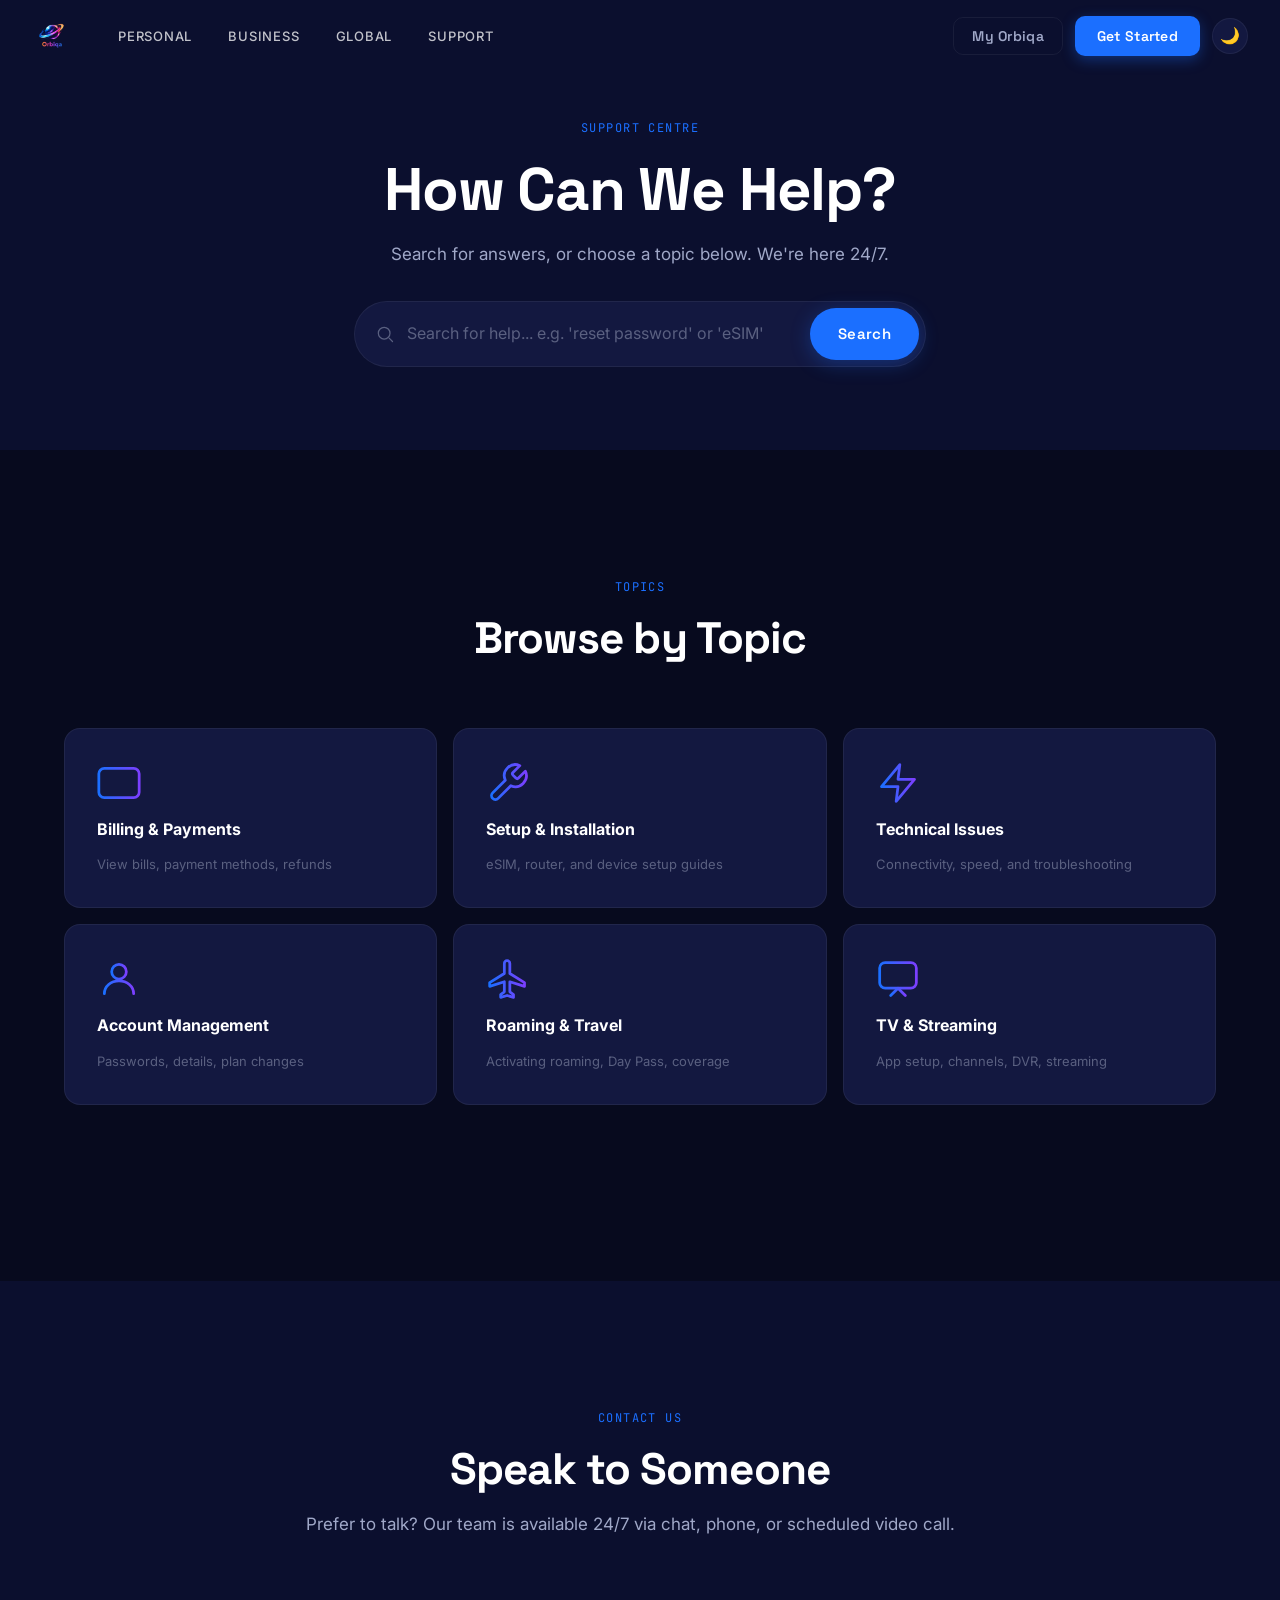
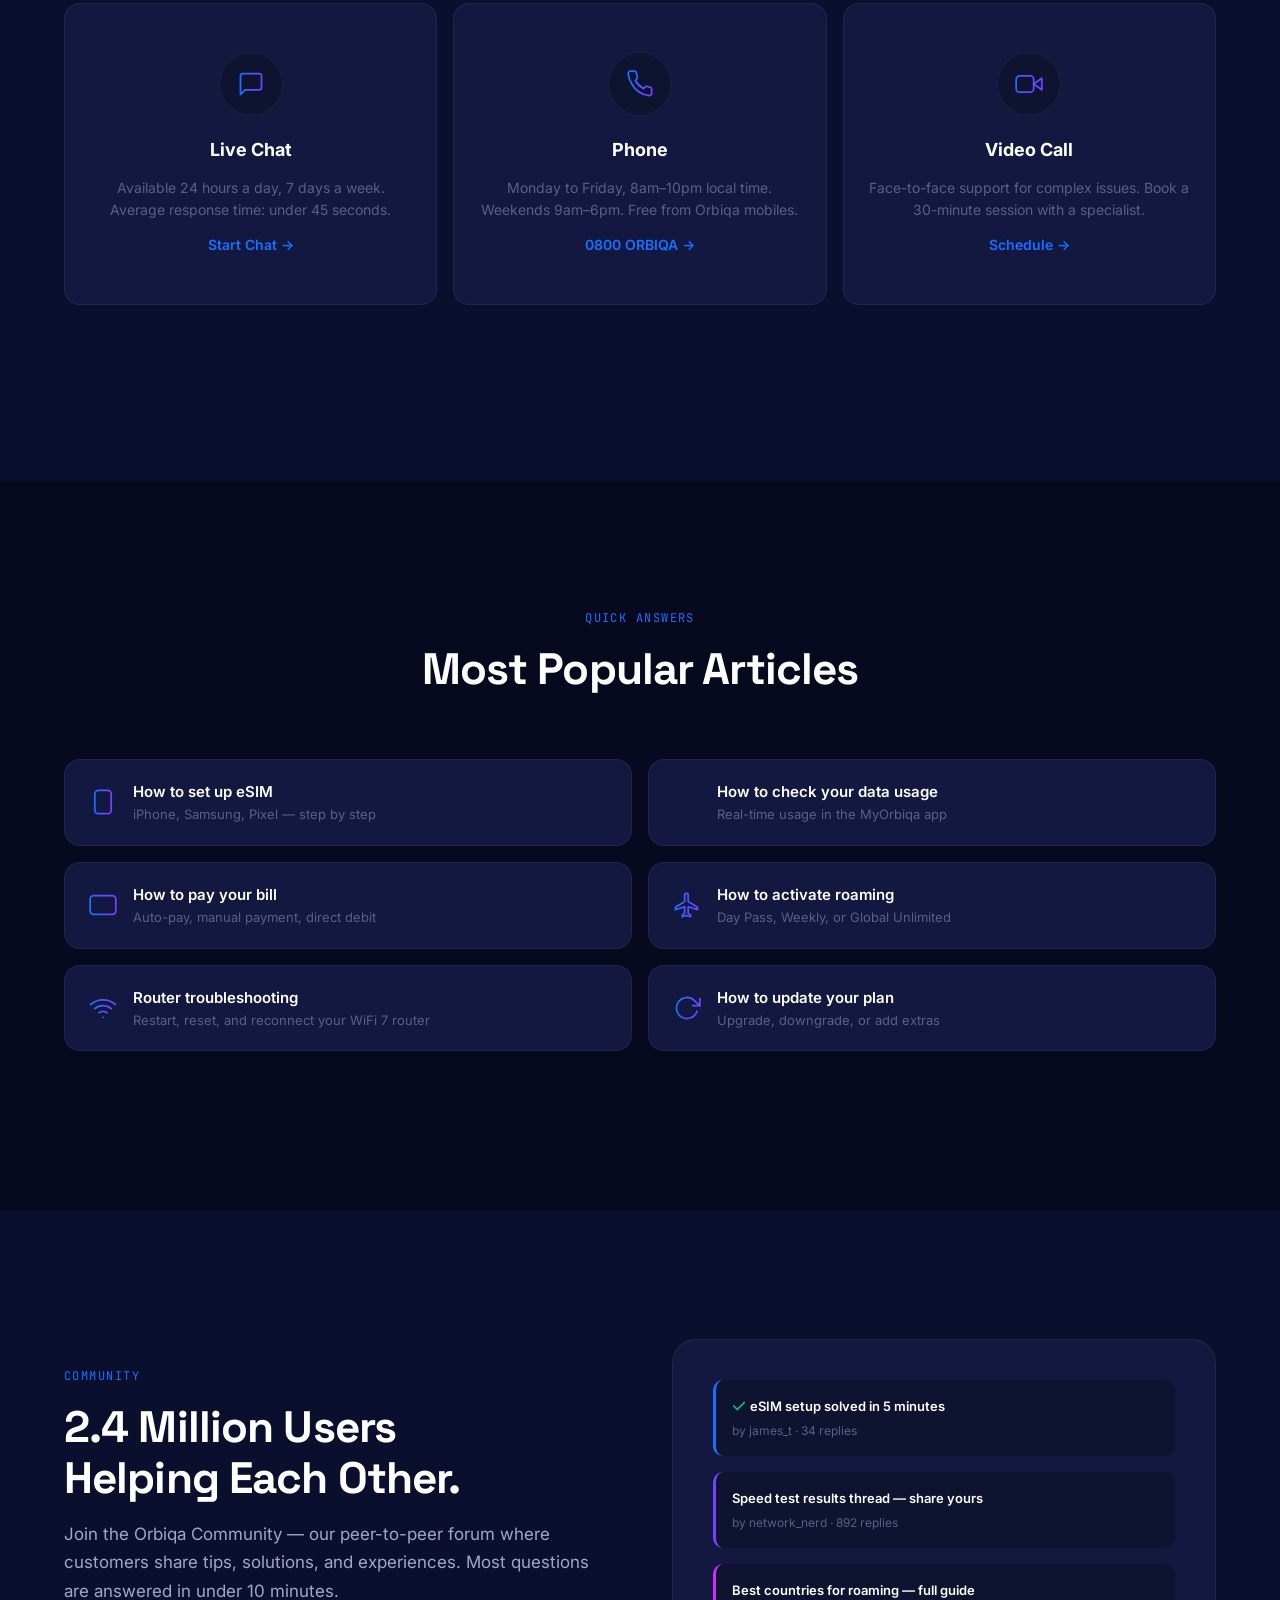
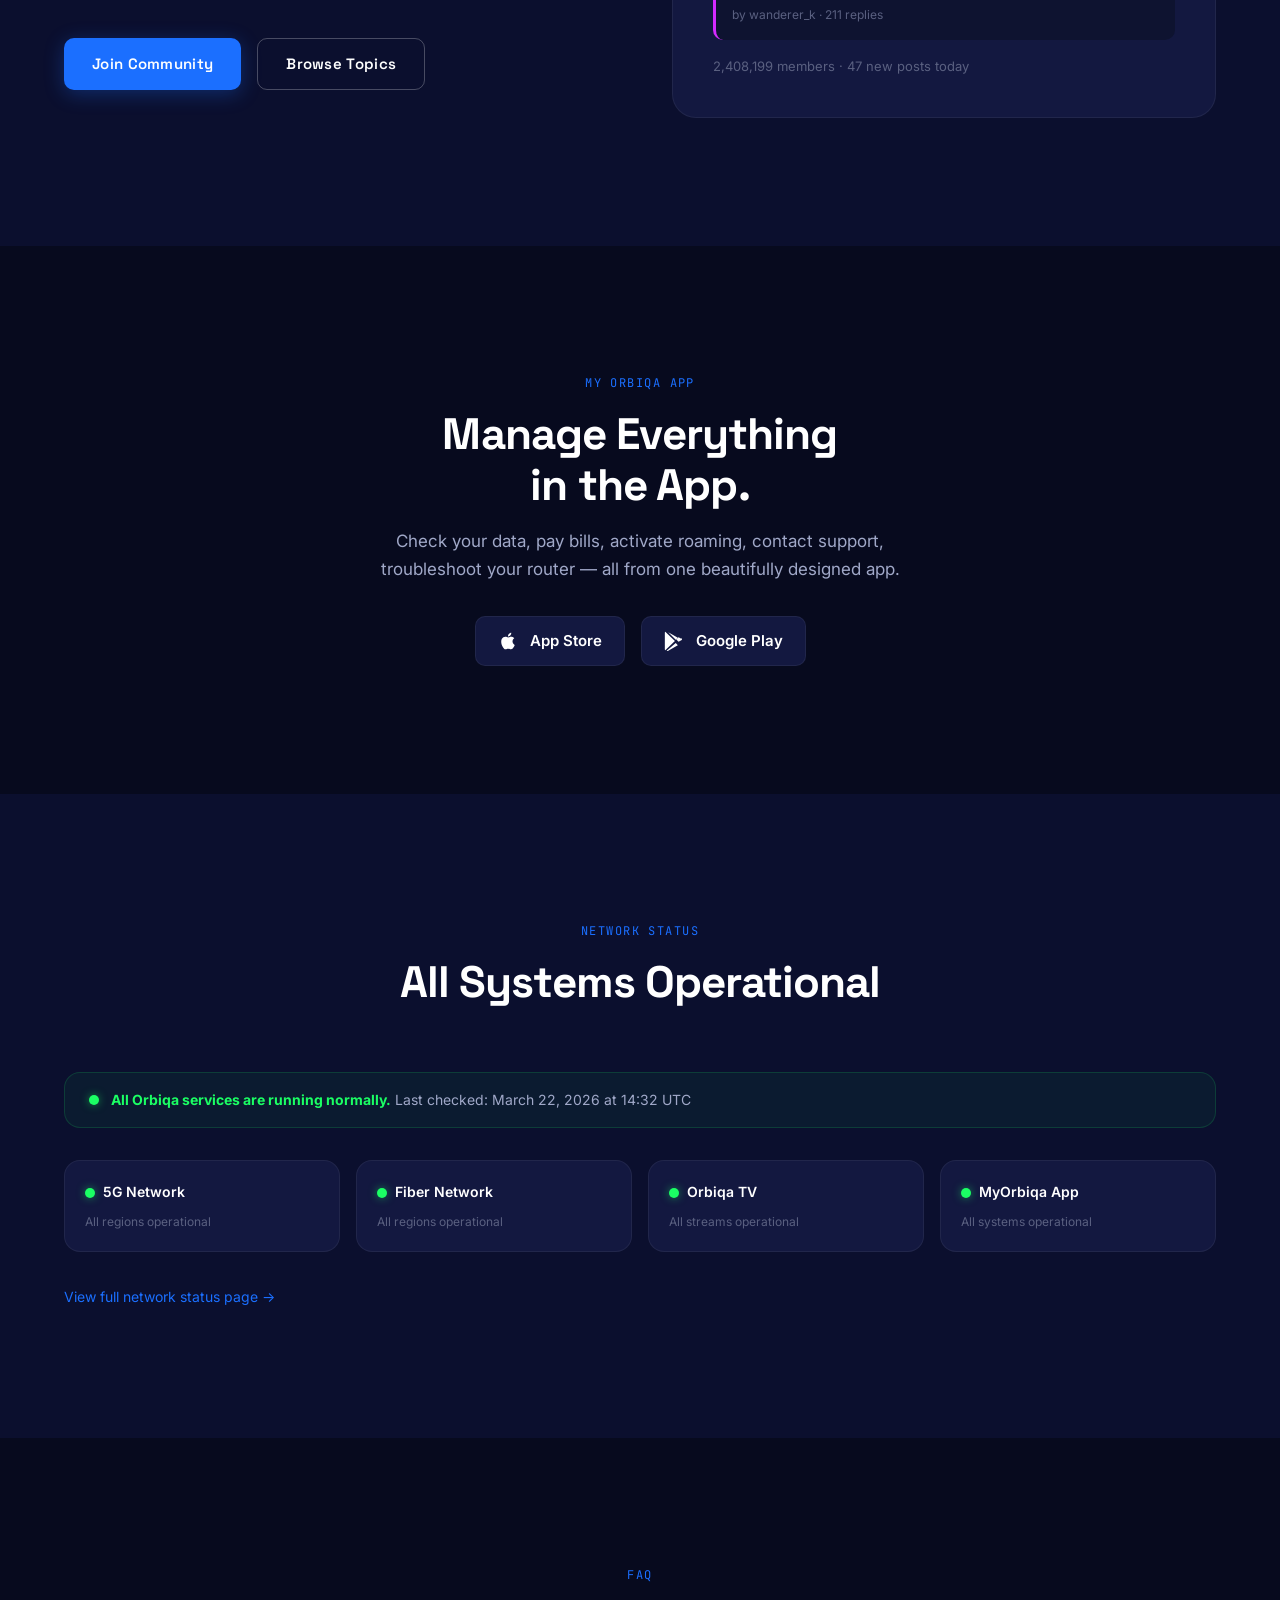
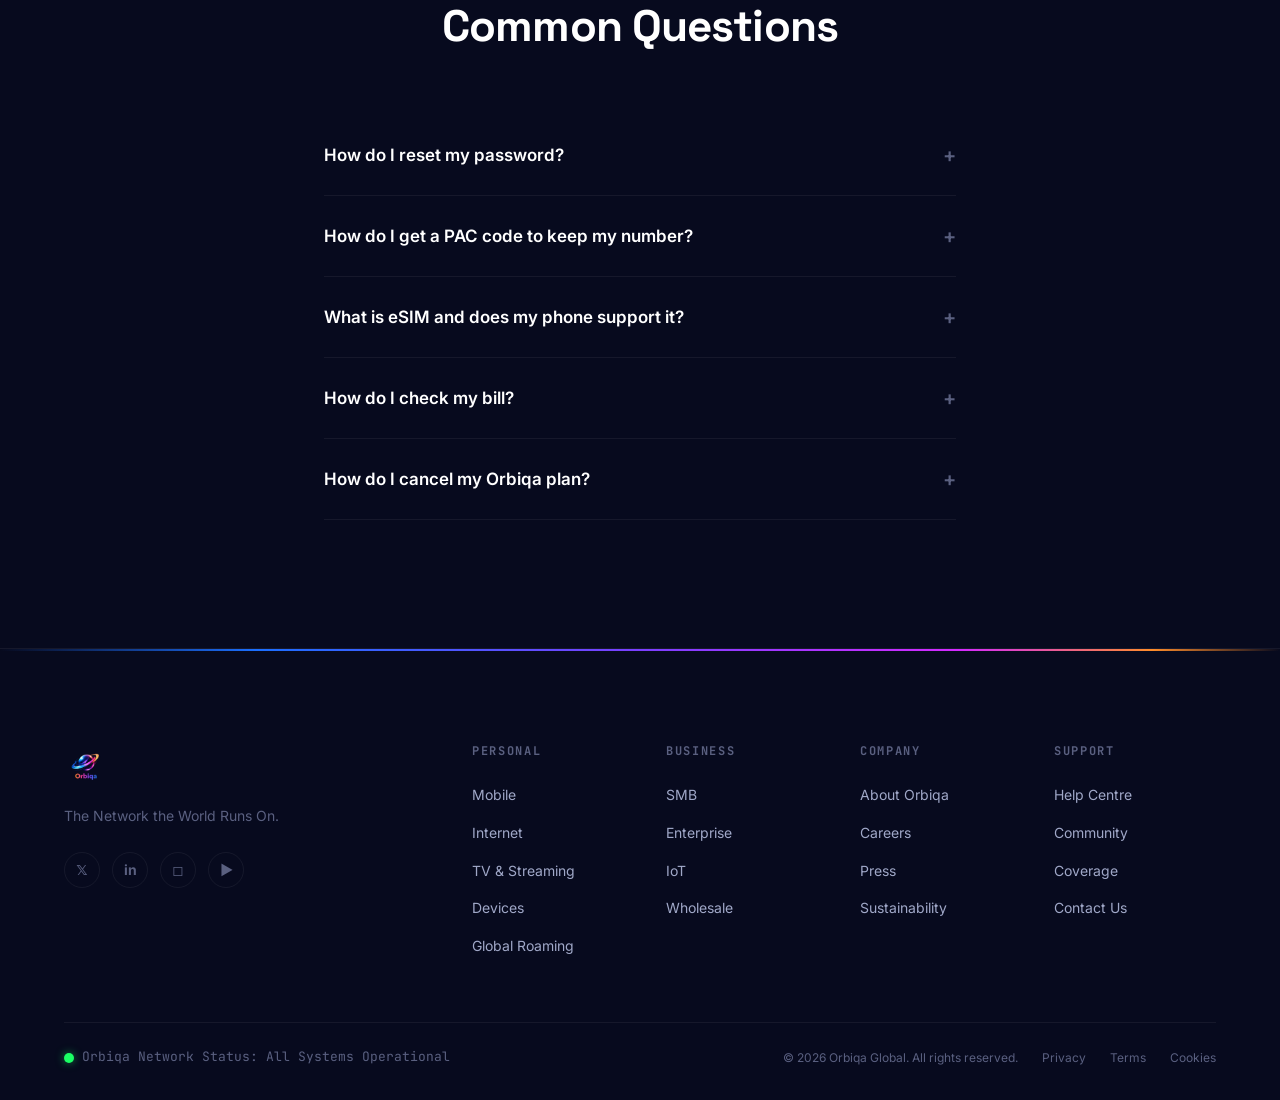
<file: support.html>
<!DOCTYPE html>
<html lang="en">
<head>
  <meta charset="UTF-8">
  <meta name="viewport" content="width=device-width, initial-scale=1.0">
  <title>Orbiqa Support — How Can We Help?</title>
  <meta name="description" content="Orbiqa Support: find answers, troubleshoot issues, manage your account, and get in touch with our 24/7 support team via chat, phone, or video.">
  <link rel="icon" type="image/png" href="pictures/logo.png">
  <link rel="preconnect" href="https://fonts.googleapis.com">
  <link rel="preconnect" href="https://fonts.gstatic.com" crossorigin>
  <link href="https://fonts.googleapis.com/css2?family=Space+Grotesk:wght@300;400;500;600;700;800&family=Inter:wght@300;400;500;600&family=JetBrains+Mono:wght@400;500;600&display=swap" rel="stylesheet">
  <link rel="stylesheet" href="css/style.css">
</head>
<body>

<svg style="position:absolute;width:0;height:0;overflow:hidden" aria-hidden="true">
  <defs>
    <linearGradient id="brandGrad" x1="0%" y1="0%" x2="100%" y2="100%"><stop offset="0%" stop-color="#1B6FFF"/><stop offset="100%" stop-color="#7B3FFF"/></linearGradient>
    <linearGradient id="brandGradH" x1="0%" y1="0%" x2="100%" y2="0%"><stop offset="0%" stop-color="#1B6FFF"/><stop offset="100%" stop-color="#7B3FFF"/></linearGradient>
  </defs>
</svg>

<nav class="nav" id="mainNav">
  <div class="nav-container">
    <a href="index.html" class="nav-logo"><img src="pictures/logo.png" alt="Orbiqa" class="nav-logo-img"></a>
    <div class="nav-links">
      <div class="nav-item has-dropdown"><a href="#" class="nav-link">Personal</a><div class="nav-dropdown"><a href="mobile.html">Mobile</a><a href="internet.html">Internet</a><a href="tv.html">TV &amp; Streaming</a><a href="sport.html">Orbiqa Sport</a><a href="devices.html">Devices</a><a href="bundles.html">Bundles</a><a href="roaming.html">Global Roaming</a></div></div>
      <div class="nav-item has-dropdown"><a href="#" class="nav-link">Business</a><div class="nav-dropdown"><a href="business.html#smb">SMB</a><a href="business.html#enterprise">Enterprise</a><a href="business.html#wholesale">Wholesale</a><a href="business.html#iot">IoT</a></div></div>
      <div class="nav-item has-dropdown"><a href="#" class="nav-link">Global</a><div class="nav-dropdown"><a href="coverage.html">Coverage Map</a><a href="roaming.html">Roaming</a><a href="about.html">Orbiqa Worldwide</a><a href="sponsorships.html">Sponsorships</a></div></div>
      <div class="nav-item"><a href="support.html" class="nav-link">Support</a></div>
    </div>
    <div class="nav-actions">
      <a href="#" class="btn btn-ghost-sm">My Orbiqa</a>
      <a href="mobile.html" class="btn btn-primary-sm">Get Started</a>
      <button class="theme-toggle" id="themeToggle" aria-label="Toggle theme"><svg viewBox="0 0 24 24" fill="none" stroke="currentColor" stroke-width="2" stroke-linecap="round" width="18" height="18"><path d="M21 12.79A9 9 0 1111.21 3 7 7 0 0021 12.79z"/></svg></button>
      <button class="nav-hamburger" id="navHamburger" aria-label="Open menu"><span></span><span></span><span></span></button>
    </div>
  </div>
</nav>
<div class="nav-overlay" id="navOverlay">
  <div class="nav-overlay-content">
    <button class="nav-close" id="navClose">&times;</button>
    <div class="nav-overlay-arc"></div>
    <nav class="nav-overlay-links"><a href="mobile.html">Mobile</a><a href="internet.html">Internet</a><a href="tv.html">TV &amp; Streaming</a><a href="sport.html">Orbiqa Sport</a><a href="devices.html">Devices</a><a href="bundles.html">Bundles</a><a href="roaming.html">Global Roaming</a><a href="business.html">Business</a><a href="coverage.html">Coverage</a><a href="about.html">About Orbiqa</a><a href="sponsorships.html">Sponsorships</a><a href="support.html">Support</a></nav>
    <div class="nav-overlay-actions"><a href="#" class="btn btn-ghost">My Orbiqa</a><a href="mobile.html" class="btn btn-primary">Get Started</a></div>
  </div>
</div>

<!-- HERO — clean, centered search -->
<section style="min-height:50vh;display:flex;align-items:center;background:var(--bg-base);padding:100px 0 4rem">
  <div class="container" style="text-align:center;max-width:700px">
    <span class="section-eyebrow reveal">SUPPORT CENTRE</span>
    <h1 class="section-title-lg reveal" style="font-size:clamp(36px,5vw,60px)">How Can We Help?</h1>
    <p class="section-body-lg reveal" style="margin-left:auto;margin-right:auto">Search for answers, or choose a topic below. We're here 24/7.</p>
    <div class="coverage-input-wrap reveal" style="max-width:580px;margin:0 auto">
      <svg class="coverage-search-icon" viewBox="0 0 24 24" fill="none" width="20" height="20"><circle cx="11" cy="11" r="7" stroke="#5A6080" stroke-width="1.5"/><path d="M17 17l4 4" stroke="#5A6080" stroke-width="1.5" stroke-linecap="round"/></svg>
      <input type="text" id="supportSearch" class="coverage-input" placeholder="Search for help... e.g. 'reset password' or 'eSIM'">
      <button type="button" class="coverage-submit btn btn-primary" onclick="document.getElementById('supportSearch').dispatchEvent(new KeyboardEvent('keydown',{key:'Enter',bubbles:true}))">Search</button>
    </div>
  </div>
</section>

<!-- SUPPORT TOPICS -->
<section class="inner-section inner-section-dark">
  <div class="container">
    <div class="section-header reveal">
      <span class="section-eyebrow">TOPICS</span>
      <h2 class="section-title-lg">Browse by Topic</h2>
    </div>
    <div class="support-topics">
      <a href="#billing" class="support-tile reveal" data-delay="0">
        <div class="support-tile-icon"><svg viewBox="0 0 24 24" fill="none" stroke="url(#brandGradH)" stroke-width="1.5" stroke-linecap="round" stroke-linejoin="round" width="44" height="44"><rect x="1" y="4" width="22" height="16" rx="3"/><line x1="1" y1="10" x2="23" y2="10"/></svg></div>
        <div class="support-tile-title">Billing &amp; Payments</div>
        <div class="support-tile-desc">View bills, payment methods, refunds</div>
      </a>
      <a href="#setup" class="support-tile reveal" data-delay="60">
        <div class="support-tile-icon"><svg viewBox="0 0 24 24" fill="none" stroke="url(#brandGradH)" stroke-width="1.5" stroke-linecap="round" stroke-linejoin="round" width="44" height="44"><path d="M14.7 6.3a1 1 0 000 1.4l1.6 1.6a1 1 0 001.4 0l3.77-3.77a6 6 0 01-7.94 7.94l-6.91 6.91a2.12 2.12 0 01-3-3l6.91-6.91a6 6 0 017.94-7.94l-3.76 3.76z"/></svg></div>
        <div class="support-tile-title">Setup &amp; Installation</div>
        <div class="support-tile-desc">eSIM, router, and device setup guides</div>
      </a>
      <a href="#technical" class="support-tile reveal" data-delay="120">
        <div class="support-tile-icon"><svg viewBox="0 0 24 24" fill="none" stroke="url(#brandGradH)" stroke-width="1.5" stroke-linecap="round" stroke-linejoin="round" width="44" height="44"><polygon points="13,2 3,14 12,14 11,22 21,10 12,10"/></svg></div>
        <div class="support-tile-title">Technical Issues</div>
        <div class="support-tile-desc">Connectivity, speed, and troubleshooting</div>
      </a>
      <a href="#account" class="support-tile reveal" data-delay="0">
        <div class="support-tile-icon"><svg viewBox="0 0 24 24" fill="none" stroke="url(#brandGradH)" stroke-width="1.5" stroke-linecap="round" width="44" height="44"><circle cx="12" cy="8" r="4"/><path d="M4 20c0-4 3.6-7 8-7s8 3 8 7"/></svg></div>
        <div class="support-tile-title">Account Management</div>
        <div class="support-tile-desc">Passwords, details, plan changes</div>
      </a>
      <a href="roaming.html" class="support-tile reveal" data-delay="60">
        <div class="support-tile-icon"><svg viewBox="0 0 24 24" fill="none" stroke="url(#brandGradH)" stroke-width="1.5" stroke-linecap="round" stroke-linejoin="round" width="44" height="44"><path d="M21 16v-2l-8-5V3.5a1.5 1.5 0 00-3 0V9l-8 5v2l8-2.5V19l-2 1.5V22l3.5-1 3.5 1v-1.5L13 19v-5.5l8 2.5z"/></svg></div>
        <div class="support-tile-title">Roaming &amp; Travel</div>
        <div class="support-tile-desc">Activating roaming, Day Pass, coverage</div>
      </a>
      <a href="tv.html" class="support-tile reveal" data-delay="120">
        <div class="support-tile-icon"><svg viewBox="0 0 24 24" fill="none" stroke="url(#brandGradH)" stroke-width="1.5" stroke-linecap="round" stroke-linejoin="round" width="44" height="44"><rect x="2" y="3" width="20" height="14" rx="3"/><polyline points="8,21 12,17 16,21"/><line x1="12" y1="17" x2="12" y2="21"/></svg></div>
        <div class="support-tile-title">TV &amp; Streaming</div>
        <div class="support-tile-desc">App setup, channels, DVR, streaming</div>
      </a>
    </div>
  </div>
</section>

<!-- CONTACT OPTIONS -->
<section class="inner-section">
  <div class="container">
    <div class="section-header reveal">
      <span class="section-eyebrow">CONTACT US</span>
      <h2 class="section-title-lg">Speak to Someone</h2>
      <p class="section-body-lg">Prefer to talk? Our team is available 24/7 via chat, phone, or scheduled video call.</p>
    </div>
    <div class="contact-options">
      <a href="#" class="contact-option reveal" data-delay="0">
        <div class="contact-option-icon-wrap"><svg viewBox="0 0 24 24" fill="none" stroke="url(#brandGradH)" stroke-width="1.5" stroke-linecap="round" stroke-linejoin="round"><path d="M21 15a2 2 0 01-2 2H7l-4 4V5a2 2 0 012-2h14a2 2 0 012 2z"/></svg></div>
        <div class="contact-option-title">Live Chat</div>
        <div class="contact-option-desc">Available 24 hours a day, 7 days a week. Average response time: under 45 seconds.</div>
        <div class="contact-option-cta">Start Chat →</div>
      </a>
      <a href="tel:08008ORBIQA" class="contact-option reveal" data-delay="80">
        <div class="contact-option-icon-wrap"><svg viewBox="0 0 24 24" fill="none" stroke="url(#brandGradH)" stroke-width="1.5" stroke-linecap="round" stroke-linejoin="round"><path d="M22 16.92v3a2 2 0 01-2.18 2 19.79 19.79 0 01-8.63-3.07A19.5 19.5 0 014.99 12 19.79 19.79 0 011.93 3.39 2 2 0 013.92 1h3a2 2 0 012 1.72 12.84 12.84 0 00.7 2.81 2 2 0 01-.45 2.11L8.09 9a16 16 0 006.91 6.91l1.27-1.27a2 2 0 012.11-.45 12.84 12.84 0 002.81.7A2 2 0 0122 16.92z"/></svg></div>
        <div class="contact-option-title">Phone</div>
        <div class="contact-option-desc">Monday to Friday, 8am–10pm local time. Weekends 9am–6pm. Free from Orbiqa mobiles.</div>
        <div class="contact-option-cta">0800 ORBIQA →</div>
      </a>
      <a href="#" class="contact-option reveal" data-delay="160">
        <div class="contact-option-icon-wrap"><svg viewBox="0 0 24 24" fill="none" stroke="url(#brandGradH)" stroke-width="1.5" stroke-linecap="round" stroke-linejoin="round"><polygon points="23,7 16,12 23,17"/><rect x="1" y="5" width="15" height="14" rx="3"/></svg></div>
        <div class="contact-option-title">Video Call</div>
        <div class="contact-option-desc">Face-to-face support for complex issues. Book a 30-minute session with a specialist.</div>
        <div class="contact-option-cta">Schedule →</div>
      </a>
    </div>
  </div>
</section>

<!-- POPULAR ARTICLES -->
<section class="inner-section inner-section-dark">
  <div class="container">
    <div class="section-header reveal">
      <span class="section-eyebrow">QUICK ANSWERS</span>
      <h2 class="section-title-lg">Most Popular Articles</h2>
    </div>
    <div style="display:grid;grid-template-columns:1fr 1fr;gap:1rem;margin:2rem 0" class="reveal">
      <a href="#" style="background:var(--bg-card);border:1px solid var(--border-subtle);border-radius:var(--radius-md);padding:1.25rem 1.5rem;text-decoration:none;display:flex;align-items:center;gap:1rem;transition:all 0.25s;color:inherit" onmouseover="this.style.borderColor='var(--border-active)'" onmouseout="this.style.borderColor='var(--border-subtle)'">
        <svg viewBox="0 0 24 24" fill="none" stroke="url(#brandGradH)" stroke-width="1.5" stroke-linecap="round" stroke-linejoin="round" width="28" height="28" style="flex-shrink:0"><rect x="5" y="2" width="14" height="20" rx="3"/><line x1="9" y1="7" x2="15" y2="7"/></svg>
        <div><div style="font-size:15px;font-weight:600;color:var(--text-primary)">How to set up eSIM</div><div style="font-size:13px;color:var(--text-muted)">iPhone, Samsung, Pixel — step by step</div></div>
      </a>
      <a href="#" style="background:var(--bg-card);border:1px solid var(--border-subtle);border-radius:var(--radius-md);padding:1.25rem 1.5rem;text-decoration:none;display:flex;align-items:center;gap:1rem;transition:all 0.25s;color:inherit" onmouseover="this.style.borderColor='var(--border-active)'" onmouseout="this.style.borderColor='var(--border-subtle)'">
        <svg viewBox="0 0 24 24" fill="none" stroke="url(#brandGradH)" stroke-width="1.5" stroke-linecap="round" stroke-linejoin="round" width="28" height="28" style="flex-shrink:0"><line x1="18" y1="20" x2="18" y2="10"/><line x1="12" y1="20" x2="12" y2="4"/><line x1="6" y1="20" x2="6" y2="14"/></svg>
        <div><div style="font-size:15px;font-weight:600;color:var(--text-primary)">How to check your data usage</div><div style="font-size:13px;color:var(--text-muted)">Real-time usage in the MyOrbiqa app</div></div>
      </a>
      <a href="#" style="background:var(--bg-card);border:1px solid var(--border-subtle);border-radius:var(--radius-md);padding:1.25rem 1.5rem;text-decoration:none;display:flex;align-items:center;gap:1rem;transition:all 0.25s;color:inherit" onmouseover="this.style.borderColor='var(--border-active)'" onmouseout="this.style.borderColor='var(--border-subtle)'">
        <svg viewBox="0 0 24 24" fill="none" stroke="url(#brandGradH)" stroke-width="1.5" stroke-linecap="round" stroke-linejoin="round" width="28" height="28" style="flex-shrink:0"><rect x="1" y="4" width="22" height="16" rx="3"/><line x1="1" y1="10" x2="23" y2="10"/></svg>
        <div><div style="font-size:15px;font-weight:600;color:var(--text-primary)">How to pay your bill</div><div style="font-size:13px;color:var(--text-muted)">Auto-pay, manual payment, direct debit</div></div>
      </a>
      <a href="#" style="background:var(--bg-card);border:1px solid var(--border-subtle);border-radius:var(--radius-md);padding:1.25rem 1.5rem;text-decoration:none;display:flex;align-items:center;gap:1rem;transition:all 0.25s;color:inherit" onmouseover="this.style.borderColor='var(--border-active)'" onmouseout="this.style.borderColor='var(--border-subtle)'">
        <svg viewBox="0 0 24 24" fill="none" stroke="url(#brandGradH)" stroke-width="1.5" stroke-linecap="round" stroke-linejoin="round" width="28" height="28" style="flex-shrink:0"><path d="M21 16v-2l-8-5V3.5a1.5 1.5 0 00-3 0V9l-8 5v2l8-2.5V19l-2 1.5V22l3.5-1 3.5 1v-1.5L13 19v-5.5l8 2.5z"/></svg>
        <div><div style="font-size:15px;font-weight:600;color:var(--text-primary)">How to activate roaming</div><div style="font-size:13px;color:var(--text-muted)">Day Pass, Weekly, or Global Unlimited</div></div>
      </a>
      <a href="#" style="background:var(--bg-card);border:1px solid var(--border-subtle);border-radius:var(--radius-md);padding:1.25rem 1.5rem;text-decoration:none;display:flex;align-items:center;gap:1rem;transition:all 0.25s;color:inherit" onmouseover="this.style.borderColor='var(--border-active)'" onmouseout="this.style.borderColor='var(--border-subtle)'">
        <svg viewBox="0 0 24 24" fill="none" stroke="url(#brandGradH)" stroke-width="1.5" stroke-linecap="round" stroke-linejoin="round" width="28" height="28" style="flex-shrink:0"><path d="M5 12.55a11 11 0 0114.08 0M1.42 9a16 16 0 0121.16 0M8.53 16.11a6 6 0 016.95 0M12 20h.01"/></svg>
        <div><div style="font-size:15px;font-weight:600;color:var(--text-primary)">Router troubleshooting</div><div style="font-size:13px;color:var(--text-muted)">Restart, reset, and reconnect your WiFi 7 router</div></div>
      </a>
      <a href="#" style="background:var(--bg-card);border:1px solid var(--border-subtle);border-radius:var(--radius-md);padding:1.25rem 1.5rem;text-decoration:none;display:flex;align-items:center;gap:1rem;transition:all 0.25s;color:inherit" onmouseover="this.style.borderColor='var(--border-active)'" onmouseout="this.style.borderColor='var(--border-subtle)'">
        <svg viewBox="0 0 24 24" fill="none" stroke="url(#brandGradH)" stroke-width="1.5" stroke-linecap="round" stroke-linejoin="round" width="28" height="28" style="flex-shrink:0"><polyline points="23,4 23,10 17,10"/><path d="M20.49 15a9 9 0 11-2.12-9.36L23 10"/></svg>
        <div><div style="font-size:15px;font-weight:600;color:var(--text-primary)">How to update your plan</div><div style="font-size:13px;color:var(--text-muted)">Upgrade, downgrade, or add extras</div></div>
      </a>
    </div>
  </div>
</section>

<!-- COMMUNITY -->
<section class="inner-section" id="community">
  <div class="container">
    <div style="display:grid;grid-template-columns:1fr 1fr;gap:4rem;align-items:center">
      <div class="reveal">
        <span class="section-eyebrow">COMMUNITY</span>
        <h2 class="section-title-lg">2.4 Million Users<br>Helping Each Other.</h2>
        <p class="section-body-lg">Join the Orbiqa Community — our peer-to-peer forum where customers share tips, solutions, and experiences. Most questions are answered in under 10 minutes.</p>
        <div style="display:flex;gap:1rem;flex-wrap:wrap">
          <a href="#" class="btn btn-primary btn-signal">Join Community</a>
          <a href="#" class="btn btn-ghost">Browse Topics</a>
        </div>
      </div>
      <div class="reveal" data-delay="200" style="background:var(--bg-card);border:1px solid var(--border-subtle);border-radius:var(--radius-lg);padding:2.5rem">
        <div style="display:flex;flex-direction:column;gap:1rem">
          <div style="background:var(--bg-panel);border-radius:var(--radius-sm);padding:1rem;border-left:3px solid var(--signal-blue)"><div style="font-size:13px;font-weight:600;color:var(--text-primary);margin-bottom:0.25rem"><svg viewBox="0 0 16 16" fill="none" width="14" height="14" style="display:inline-block;vertical-align:-2px;margin-right:4px"><polyline points="2,8 6,12 14,4" stroke="#00C87A" stroke-width="2" stroke-linecap="round" stroke-linejoin="round"/></svg>eSIM setup solved in 5 minutes</div><div style="font-size:12px;color:var(--text-muted)">by james_t · 34 replies</div></div>
          <div style="background:var(--bg-panel);border-radius:var(--radius-sm);padding:1rem;border-left:3px solid var(--orbit-violet)"><div style="font-size:13px;font-weight:600;color:var(--text-primary);margin-bottom:0.25rem">Speed test results thread — share yours</div><div style="font-size:12px;color:var(--text-muted)">by network_nerd · 892 replies</div></div>
          <div style="background:var(--bg-panel);border-radius:var(--radius-sm);padding:1rem;border-left:3px solid var(--nova-magenta)"><div style="font-size:13px;font-weight:600;color:var(--text-primary);margin-bottom:0.25rem">Best countries for roaming — full guide</div><div style="font-size:12px;color:var(--text-muted)">by wanderer_k · 211 replies</div></div>
        </div>
        <div style="margin-top:1rem;font-size:13px;color:var(--text-muted)">2,408,199 members · 47 new posts today</div>
      </div>
    </div>
  </div>
</section>

<!-- APP DOWNLOAD -->
<section class="inner-section inner-section-dark">
  <div class="container" style="text-align:center;max-width:680px">
    <span class="section-eyebrow reveal">MY ORBIQA APP</span>
    <h2 class="section-title-lg reveal">Manage Everything<br>in the App.</h2>
    <p class="section-body-lg reveal" style="margin-left:auto;margin-right:auto">Check your data, pay bills, activate roaming, contact support, troubleshoot your router — all from one beautifully designed app.</p>
    <div class="app-download reveal" style="justify-content:center">
      <a href="#" class="app-store-btn">
        <svg viewBox="0 0 24 24" fill="white" width="20" height="20"><path d="M18.71 19.5c-.83 1.24-1.71 2.45-3.05 2.47-1.34.03-1.77-.79-3.29-.79-1.53 0-2 .77-3.27.82-1.31.05-2.3-1.32-3.14-2.53C4.25 17 2.94 12.45 4.7 9.39c.87-1.52 2.43-2.48 4.12-2.51 1.28-.02 2.5.87 3.29.87.78 0 2.26-1.07 3.8-.91.65.03 2.47.26 3.64 1.98-.09.06-2.17 1.28-2.15 3.81.03 3.02 2.65 4.03 2.68 4.04-.03.07-.42 1.44-1.38 2.83M13 3.5c.73-.83 1.94-1.46 2.94-1.5.13 1.17-.34 2.35-1.04 3.19-.69.85-1.83 1.51-2.95 1.42-.15-1.15.41-2.35 1.05-3.11z"/></svg>
        App Store
      </a>
      <a href="#" class="app-store-btn">
        <svg viewBox="0 0 24 24" fill="white" width="20" height="20"><path d="M3.18 23.76a2 2 0 001.92-.18l11.5-6.62-2.5-2.5L3.18 23.76zM20.7 9.34L17.5 7.5l-2.77 2.77 2.77 2.77 3.23-1.84a1.63 1.63 0 000-2.86zM1.43.9A1.6 1.6 0 001 2v20a1.6 1.6 0 00.43 1.1l.1.1L13.1 12 1.53.8l-.1.1zM5.1 1.42L16.6 8.04l-2.5 2.5L5.1 1.42z"/></svg>
        Google Play
      </a>
    </div>
  </div>
</section>

<!-- NETWORK STATUS -->
<section class="inner-section">
  <div class="container">
    <div class="section-header reveal">
      <span class="section-eyebrow">NETWORK STATUS</span>
      <h2 class="section-title-lg">All Systems Operational</h2>
    </div>
    <div class="status-indicator reveal">
      <div class="status-dot-green"></div>
      <div class="status-text"><strong>All Orbiqa services are running normally.</strong> Last checked: March 22, 2026 at 14:32 UTC</div>
    </div>
    <div style="display:grid;grid-template-columns:repeat(4,1fr);gap:1rem;margin:2rem 0" class="reveal">
      <div style="background:var(--bg-card);border:1px solid var(--border-subtle);border-radius:var(--radius-md);padding:1.25rem">
        <div style="display:flex;align-items:center;gap:0.5rem;margin-bottom:0.5rem"><div class="status-dot-green"></div><div style="font-size:14px;font-weight:600">5G Network</div></div>
        <div style="font-size:12px;color:var(--text-muted)">All regions operational</div>
      </div>
      <div style="background:var(--bg-card);border:1px solid var(--border-subtle);border-radius:var(--radius-md);padding:1.25rem">
        <div style="display:flex;align-items:center;gap:0.5rem;margin-bottom:0.5rem"><div class="status-dot-green"></div><div style="font-size:14px;font-weight:600">Fiber Network</div></div>
        <div style="font-size:12px;color:var(--text-muted)">All regions operational</div>
      </div>
      <div style="background:var(--bg-card);border:1px solid var(--border-subtle);border-radius:var(--radius-md);padding:1.25rem">
        <div style="display:flex;align-items:center;gap:0.5rem;margin-bottom:0.5rem"><div class="status-dot-green"></div><div style="font-size:14px;font-weight:600">Orbiqa TV</div></div>
        <div style="font-size:12px;color:var(--text-muted)">All streams operational</div>
      </div>
      <div style="background:var(--bg-card);border:1px solid var(--border-subtle);border-radius:var(--radius-md);padding:1.25rem">
        <div style="display:flex;align-items:center;gap:0.5rem;margin-bottom:0.5rem"><div class="status-dot-green"></div><div style="font-size:14px;font-weight:600">MyOrbiqa App</div></div>
        <div style="font-size:12px;color:var(--text-muted)">All systems operational</div>
      </div>
    </div>
    <p class="reveal"><a href="#" style="color:var(--signal-blue);font-size:14px">View full network status page →</a></p>
  </div>
</section>

<!-- FAQ -->
<section class="inner-section inner-section-dark">
  <div class="container" style="max-width:760px">
    <div class="section-header reveal">
      <span class="section-eyebrow">FAQ</span>
      <h2 class="section-title-lg">Common Questions</h2>
    </div>
    <div class="faq-list reveal">
      <div class="faq-item">
        <button class="faq-question">How do I reset my password?<span class="faq-icon">+</span></button>
        <div class="faq-answer"><div class="faq-answer-inner">Go to my.orbiqa.com and click "Forgot Password". Enter your email address and we'll send a reset link within 60 seconds. If you don't receive it, check your spam folder or call us on 0800 ORBIQA. You can also reset your password in the MyOrbiqa app under Account → Security.</div></div>
      </div>
      <div class="faq-item">
        <button class="faq-question">How do I get a PAC code to keep my number?<span class="faq-icon">+</span></button>
        <div class="faq-answer"><div class="faq-answer-inner">To port your number away from Orbiqa, text PAC to 65075. You'll receive your PAC code within 60 seconds, free of charge. The PAC code is valid for 30 days. Give it to your new provider and they'll handle the transfer. Your number will move within 1 working day.</div></div>
      </div>
      <div class="faq-item">
        <button class="faq-question">What is eSIM and does my phone support it?<span class="faq-icon">+</span></button>
        <div class="faq-answer"><div class="faq-answer-inner">eSIM (Embedded SIM) is a digital SIM built into your phone — no physical SIM card needed. It lets you activate a plan instantly via QR code. Most phones from 2018 onwards support eSIM, including all iPhones from XS, Samsung Galaxy S20+, Google Pixel 3+, and many others. Check Settings → Cellular/Mobile Data to see if your phone shows "Add eSIM" option.</div></div>
      </div>
      <div class="faq-item">
        <button class="faq-question">How do I check my bill?<span class="faq-icon">+</span></button>
        <div class="faq-answer"><div class="faq-answer-inner">View your current and past bills in the MyOrbiqa app under Billing, or at my.orbiqa.com. Bills are also emailed to your registered address each month. You can download PDF copies going back 24 months. If you have questions about a charge, live chat is the fastest way to get an answer.</div></div>
      </div>
      <div class="faq-item">
        <button class="faq-question">How do I cancel my Orbiqa plan?<span class="faq-icon">+</span></button>
        <div class="faq-answer"><div class="faq-answer-inner">You can cancel with 30 days' notice at any time via the app (Account → Plan → Cancel Plan), by calling 0800 ORBIQA, or by live chat. There are no early termination fees — Orbiqa has no contracts. If you're within your first 30 days, you're entitled to a full refund of your first month's payment.</div></div>
      </div>
    </div>
  </div>
</section>

<footer class="footer">
  <div class="footer-spectrum-line"></div>
  <div class="container">
    <div class="footer-top">
      <div class="footer-brand"><a href="index.html"><img src="pictures/logo.png" alt="Orbiqa" class="footer-logo"></a><p class="footer-tagline">The Network the World Runs On.</p><div class="footer-social"><a href="#" class="social-link">𝕏</a><a href="#" class="social-link">in</a><a href="#" class="social-link">◻</a><a href="#" class="social-link">▶</a></div></div>
      <div class="footer-cols">
        <div class="footer-col"><h4>Personal</h4><ul><li><a href="mobile.html">Mobile</a></li><li><a href="internet.html">Internet</a></li><li><a href="tv.html">TV &amp; Streaming</a></li><li><a href="devices.html">Devices</a></li><li><a href="roaming.html">Global Roaming</a></li></ul></div>
        <div class="footer-col"><h4>Business</h4><ul><li><a href="business.html#smb">SMB</a></li><li><a href="business.html#enterprise">Enterprise</a></li><li><a href="business.html#iot">IoT</a></li><li><a href="business.html#wholesale">Wholesale</a></li></ul></div>
        <div class="footer-col"><h4>Company</h4><ul><li><a href="about.html">About Orbiqa</a></li><li><a href="about.html#careers">Careers</a></li><li><a href="about.html#press">Press</a></li><li><a href="about.html#sustainability">Sustainability</a></li></ul></div>
        <div class="footer-col"><h4>Support</h4><ul><li><a href="support.html">Help Centre</a></li><li><a href="support.html#community">Community</a></li><li><a href="coverage.html">Coverage</a></li><li><a href="contact.html">Contact Us</a></li></ul></div>
      </div>
    </div>
    <div class="footer-bottom">
      <div class="footer-status"><span class="status-dot-green"></span><span>Orbiqa Network Status: All Systems Operational</span></div>
      <div class="footer-legal"><span>© 2026 Orbiqa Global. All rights reserved.</span><a href="#">Privacy</a><a href="#">Terms</a><a href="#">Cookies</a></div>
    </div>
  </div>
</footer>

<script src="js/nav.js"></script>
</body>
</html>
</file>
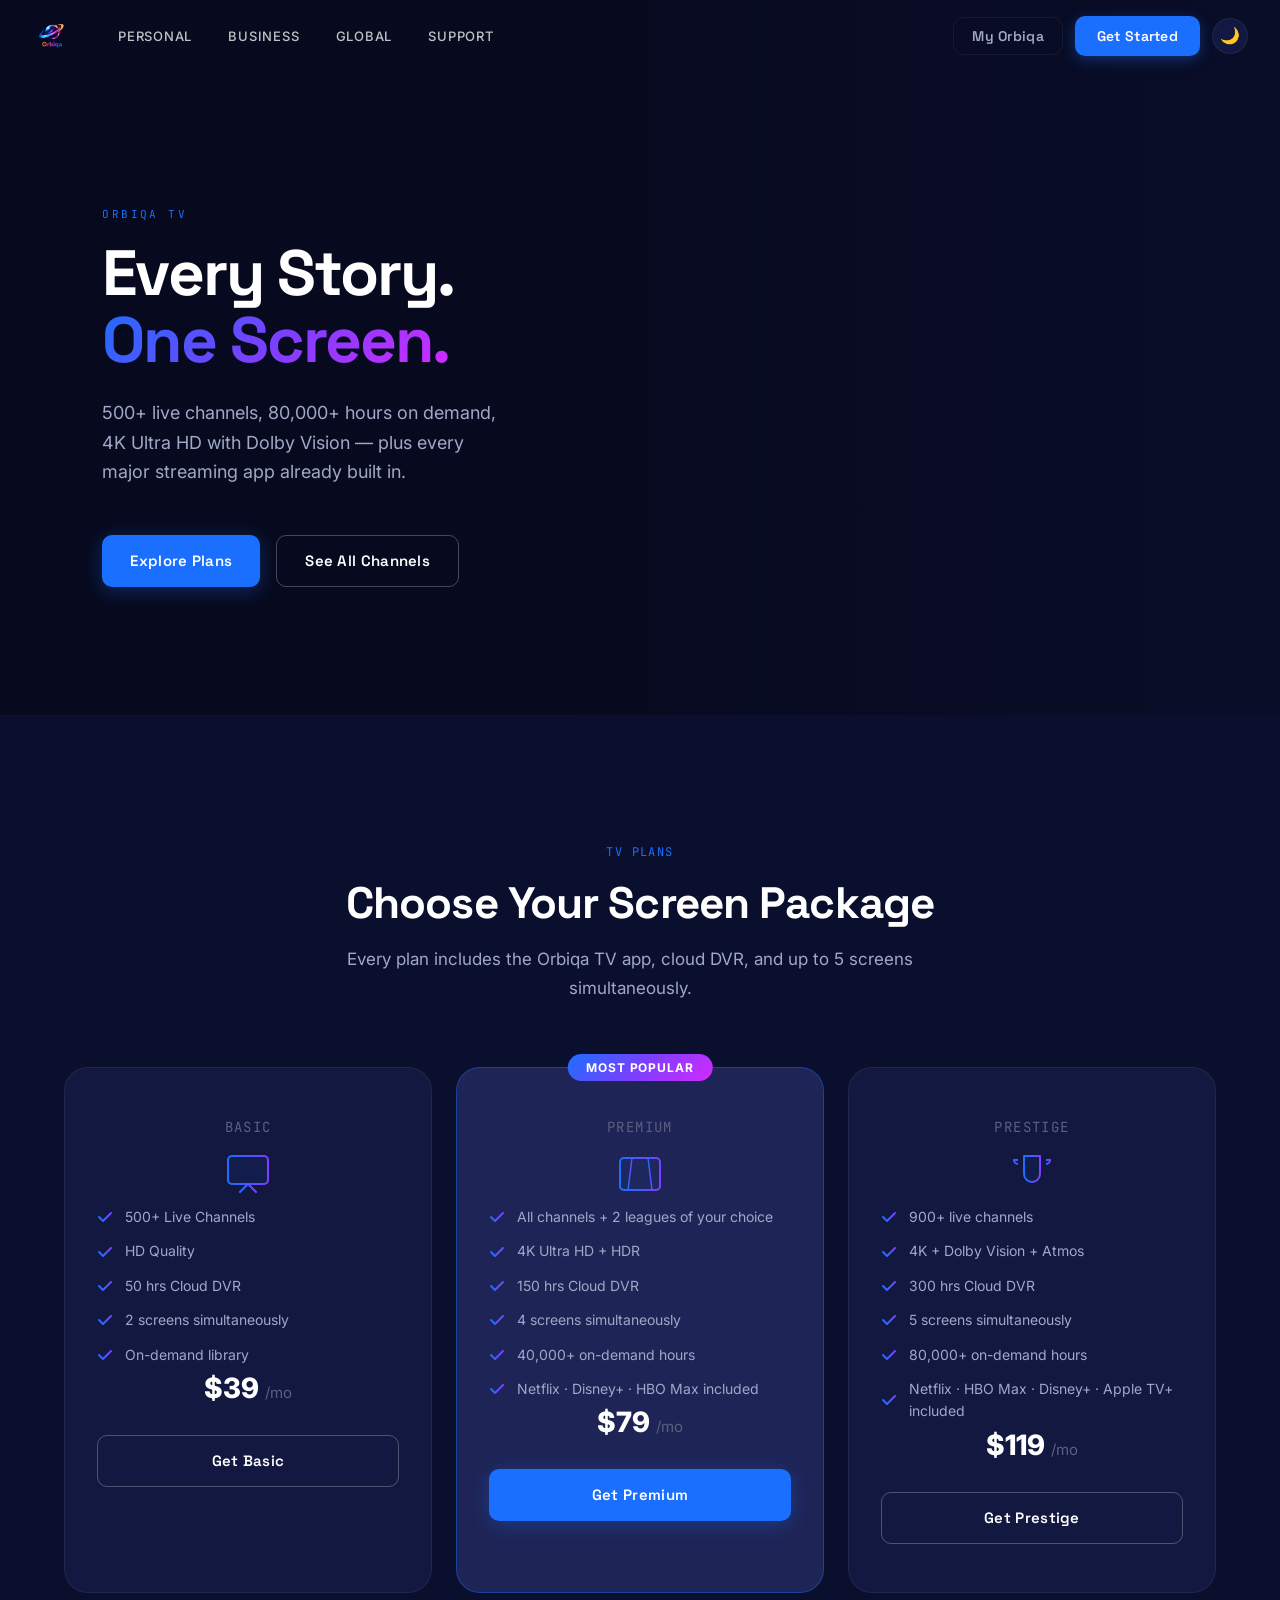
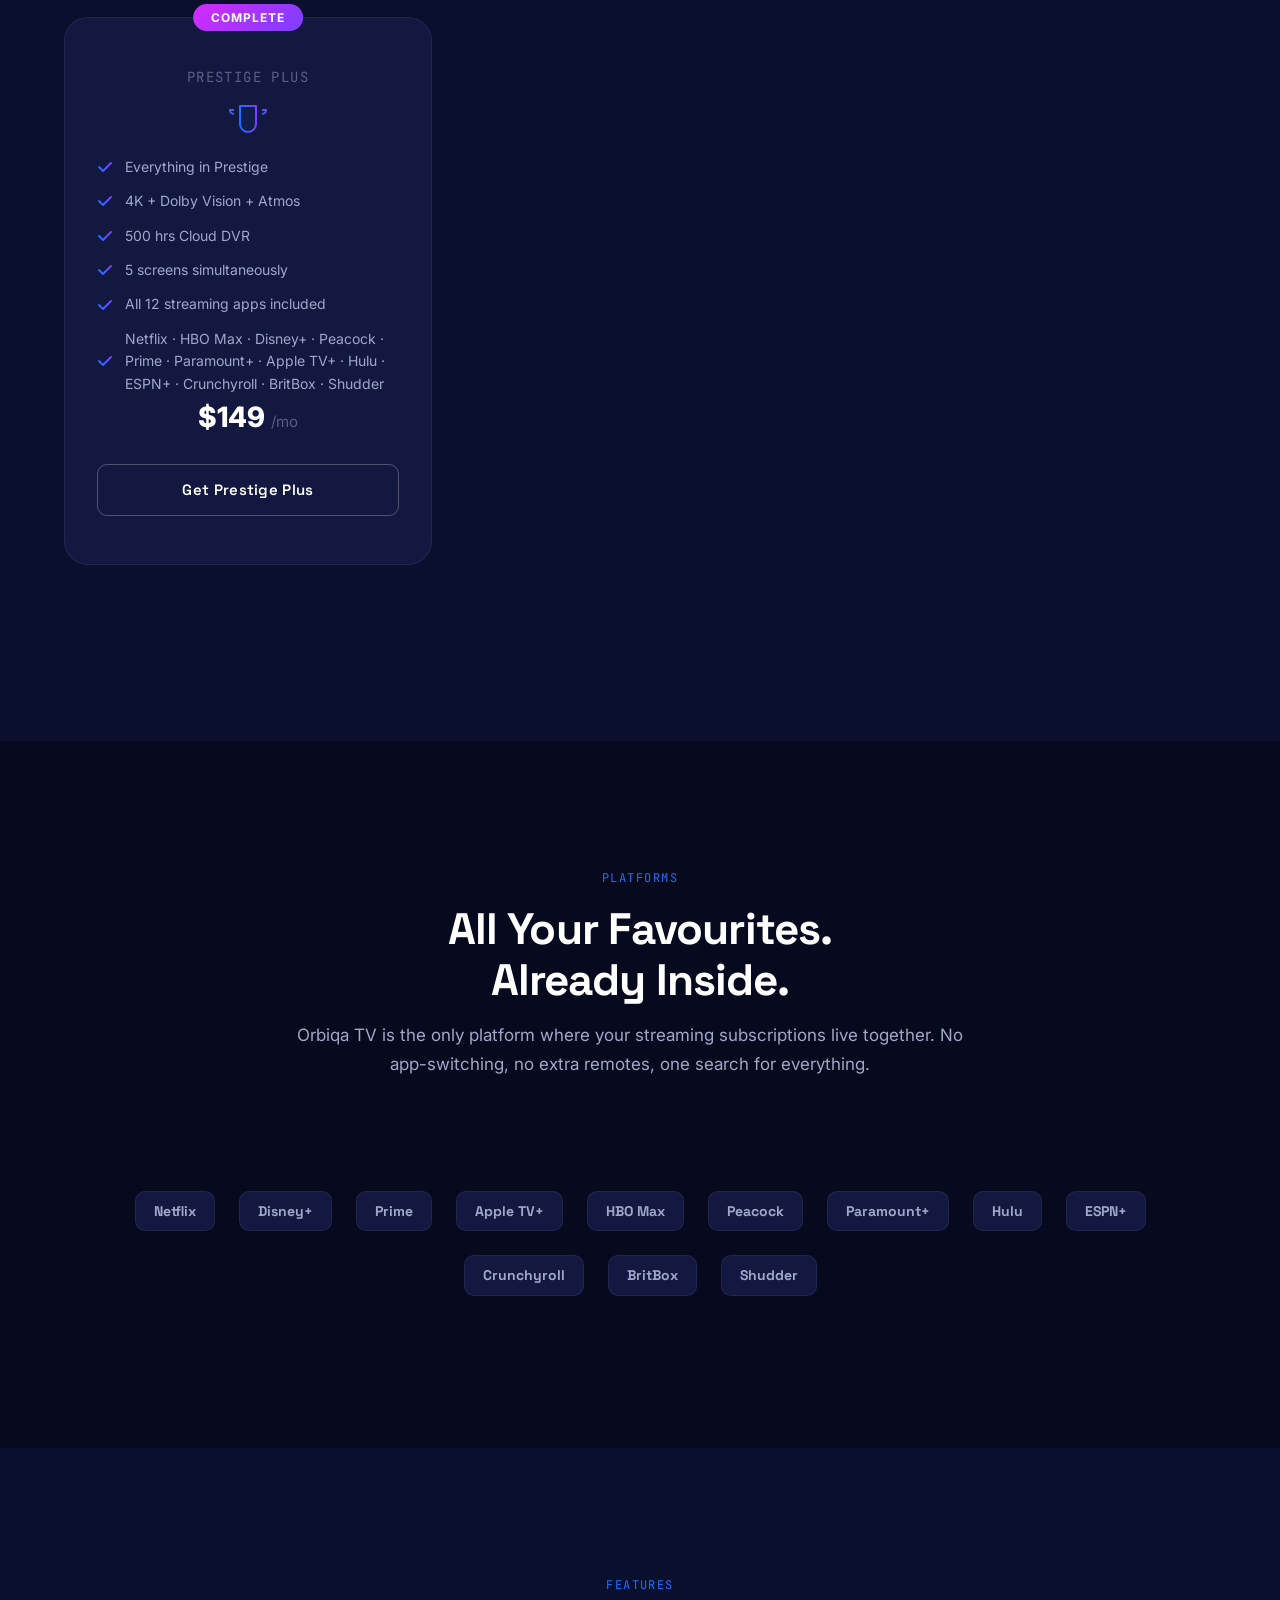
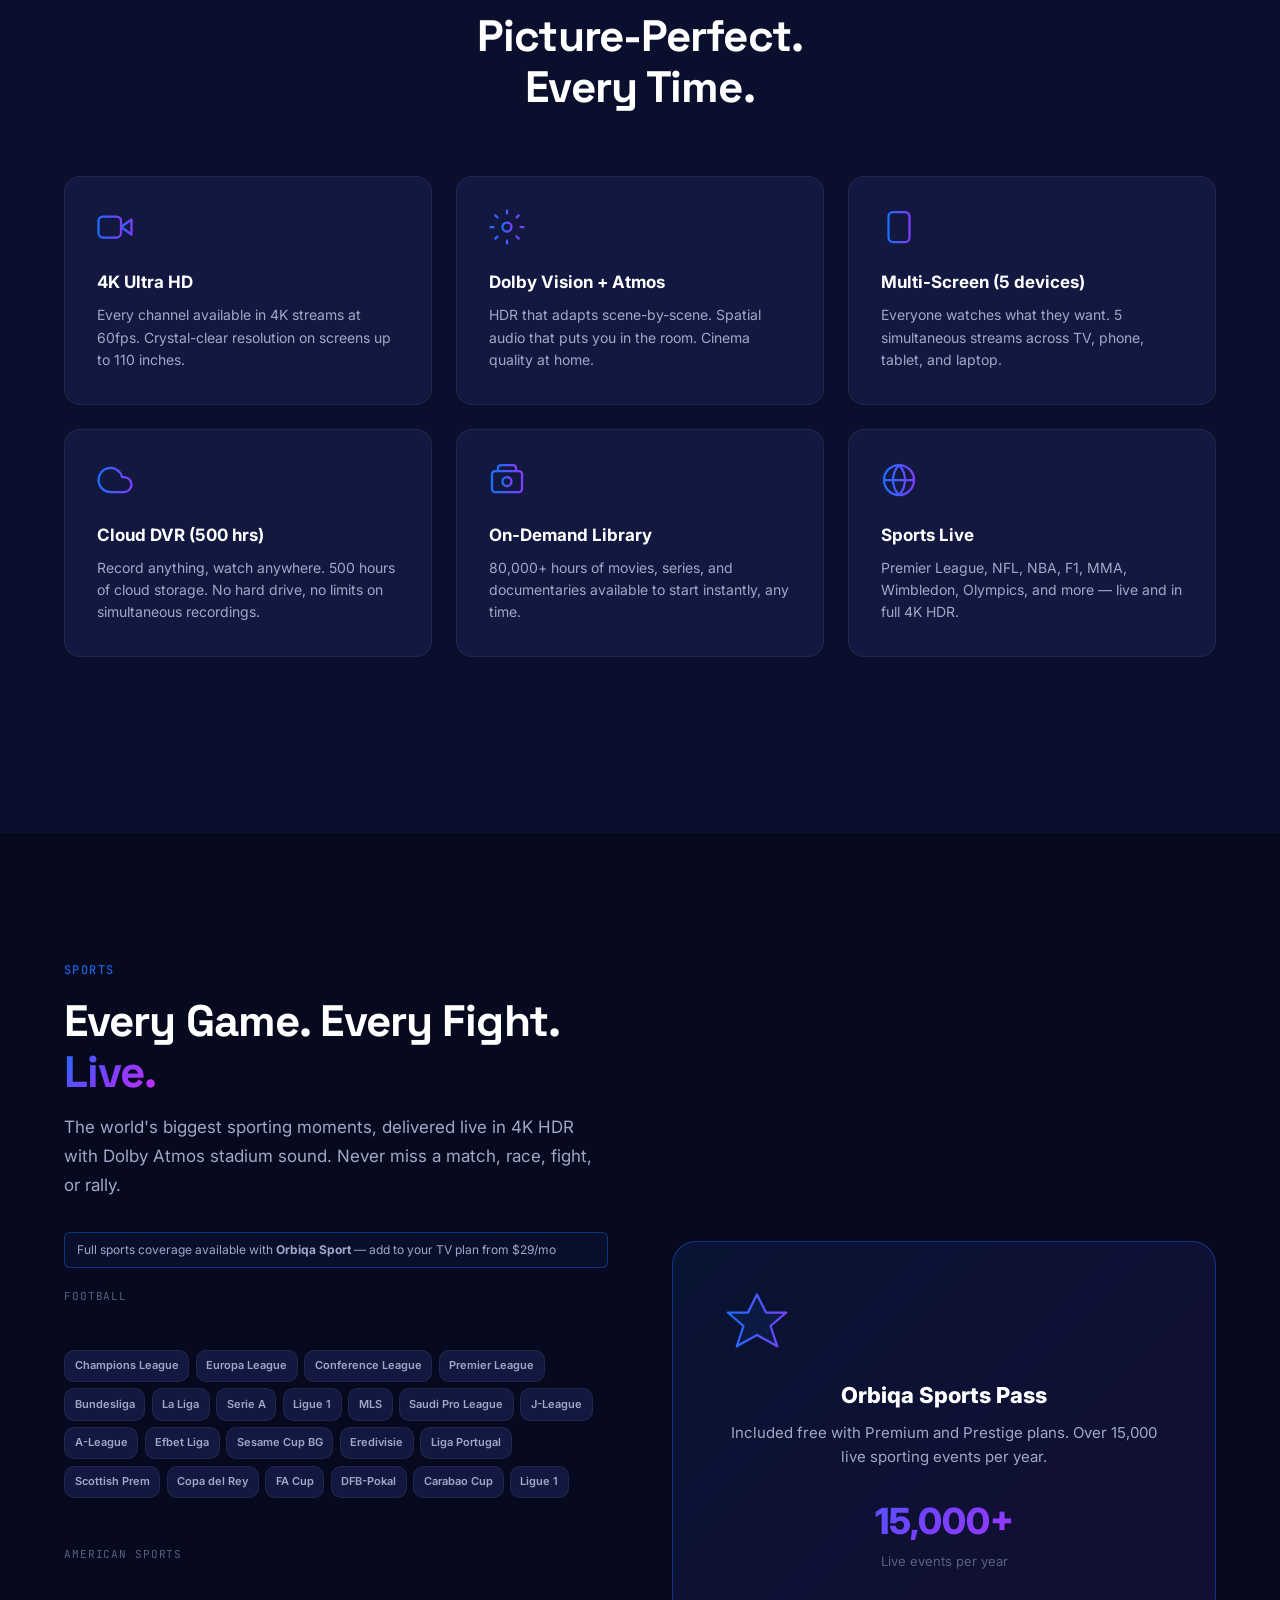
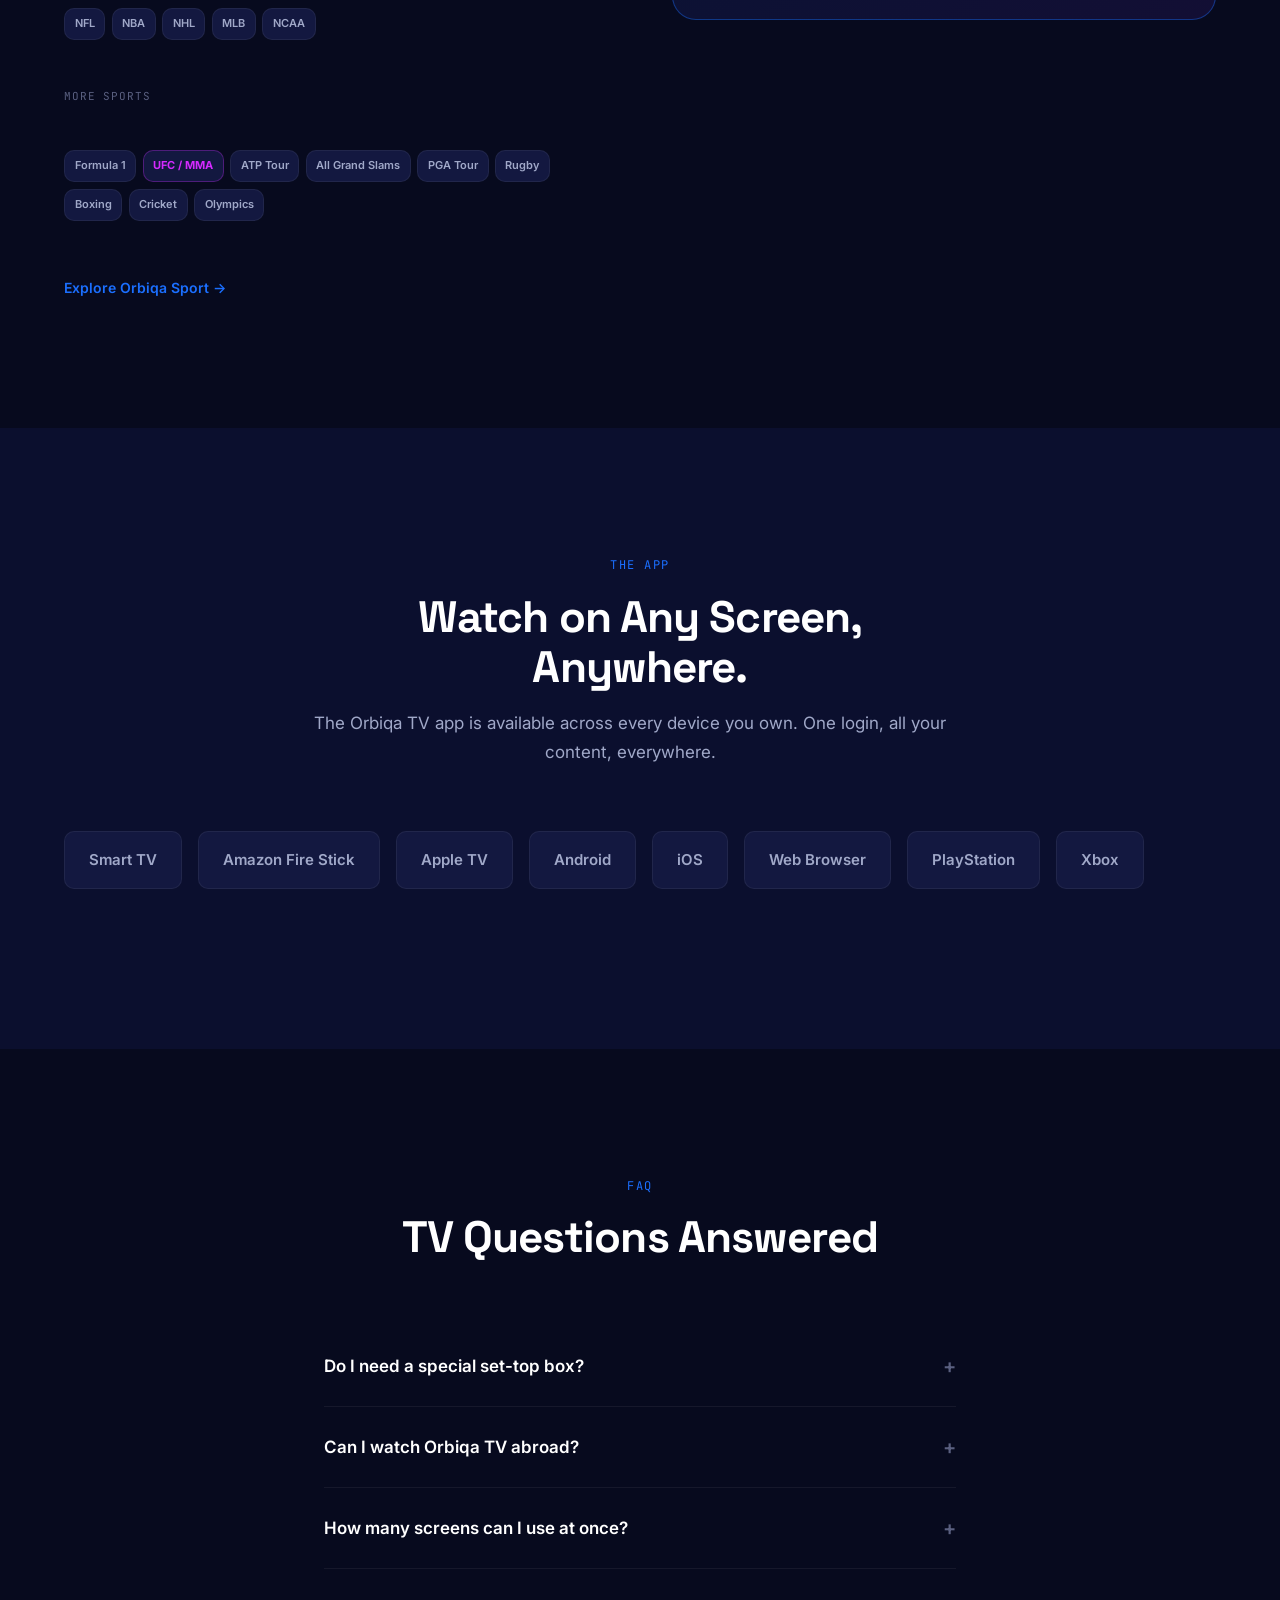
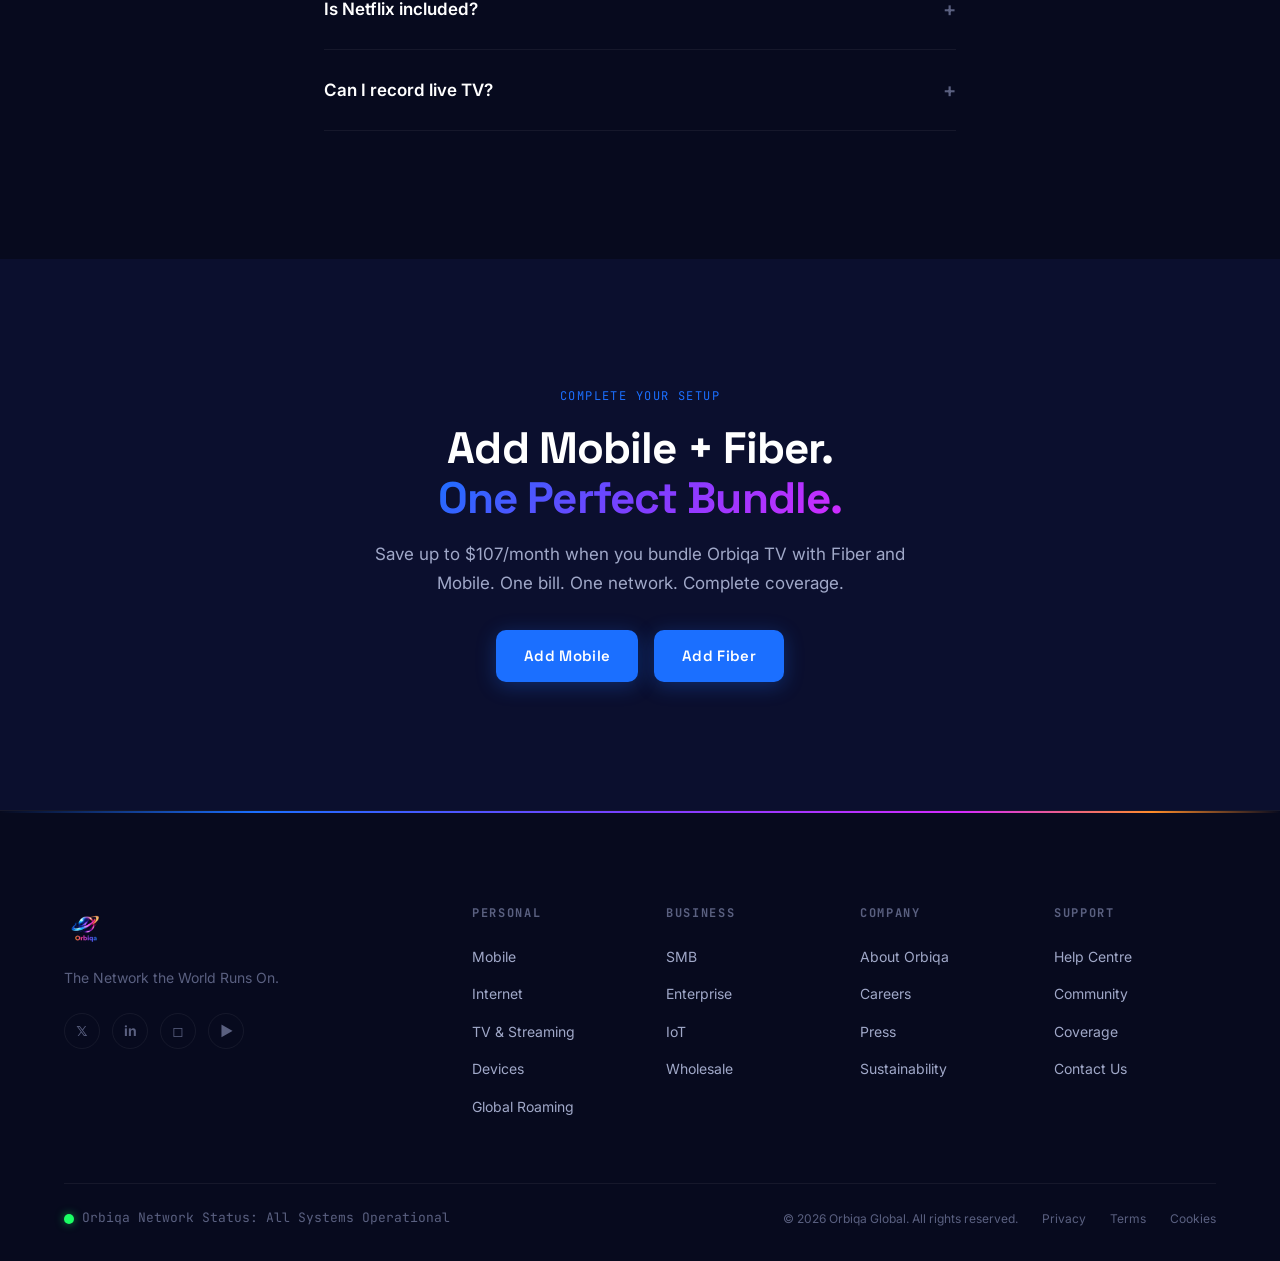
<file: tv.html>
<!DOCTYPE html>
<html lang="en">
<head>
  <meta charset="UTF-8">
  <meta name="viewport" content="width=device-width, initial-scale=1.0">
  <title>Orbiqa TV — Every Story, One Screen</title>
  <meta name="description" content="Orbiqa TV delivers 500+ live channels, 80,000+ hours on demand, 4K Ultra HD, Dolby Vision, and every major streaming platform — all in one plan.">
  <link rel="icon" type="image/png" href="pictures/logo.png">
  <link rel="preconnect" href="https://fonts.googleapis.com">
  <link rel="preconnect" href="https://fonts.gstatic.com" crossorigin>
  <link href="https://fonts.googleapis.com/css2?family=Space+Grotesk:wght@300;400;500;600;700;800&family=Inter:wght@300;400;500;600&family=JetBrains+Mono:wght@400;500;600&display=swap" rel="stylesheet">
  <link rel="stylesheet" href="css/style.css">
</head>
<body>

<svg style="position:absolute;width:0;height:0;overflow:hidden" aria-hidden="true">
  <defs>
    <linearGradient id="brandGrad" x1="0%" y1="0%" x2="100%" y2="100%"><stop offset="0%" stop-color="#1B6FFF"/><stop offset="100%" stop-color="#7B3FFF"/></linearGradient>
    <linearGradient id="brandGradH" x1="0%" y1="0%" x2="100%" y2="0%"><stop offset="0%" stop-color="#1B6FFF"/><stop offset="100%" stop-color="#7B3FFF"/></linearGradient>
    <linearGradient id="arcGradient" x1="0%" y1="0%" x2="100%" y2="0%"><stop offset="0%" stop-color="#1B6FFF"/><stop offset="100%" stop-color="#7B3FFF"/></linearGradient>
  </defs>
</svg>

<nav class="nav" id="mainNav">
  <div class="nav-container">
    <a href="index.html" class="nav-logo"><img src="pictures/logo.png" alt="Orbiqa" class="nav-logo-img"></a>
    <div class="nav-links">
      <div class="nav-item has-dropdown"><a href="#" class="nav-link">Personal</a><div class="nav-dropdown"><a href="mobile.html">Mobile</a><a href="internet.html">Internet</a><a href="tv.html">TV &amp; Streaming</a><a href="sport.html">Orbiqa Sport</a><a href="devices.html">Devices</a><a href="bundles.html">Bundles</a><a href="roaming.html">Global Roaming</a></div></div>
      <div class="nav-item has-dropdown"><a href="#" class="nav-link">Business</a><div class="nav-dropdown"><a href="business.html#smb">SMB</a><a href="business.html#enterprise">Enterprise</a><a href="business.html#wholesale">Wholesale</a><a href="business.html#iot">IoT</a></div></div>
      <div class="nav-item has-dropdown"><a href="#" class="nav-link">Global</a><div class="nav-dropdown"><a href="coverage.html">Coverage Map</a><a href="roaming.html">Roaming</a><a href="about.html">Orbiqa Worldwide</a><a href="sponsorships.html">Sponsorships</a></div></div>
      <div class="nav-item"><a href="support.html" class="nav-link">Support</a></div>
    </div>
    <div class="nav-actions">
      <a href="#" class="btn btn-ghost-sm">My Orbiqa</a>
      <a href="#plans" class="btn btn-primary-sm">Get Started</a>
      <button class="theme-toggle" id="themeToggle" aria-label="Toggle theme"><svg viewBox="0 0 24 24" fill="none" stroke="currentColor" stroke-width="2" stroke-linecap="round" width="18" height="18"><path d="M21 12.79A9 9 0 1111.21 3 7 7 0 0021 12.79z"/></svg></button>
      <button class="nav-hamburger" id="navHamburger" aria-label="Open menu"><span></span><span></span><span></span></button>
    </div>
  </div>
</nav>
<div class="nav-overlay" id="navOverlay">
  <div class="nav-overlay-content">
    <button class="nav-close" id="navClose">&times;</button>
    <div class="nav-overlay-arc"></div>
    <nav class="nav-overlay-links"><a href="mobile.html">Mobile</a><a href="internet.html">Internet</a><a href="tv.html">TV &amp; Streaming</a><a href="sport.html">Orbiqa Sport</a><a href="devices.html">Devices</a><a href="bundles.html">Bundles</a><a href="roaming.html">Global Roaming</a><a href="business.html">Business</a><a href="coverage.html">Coverage</a><a href="about.html">About Orbiqa</a><a href="sponsorships.html">Sponsorships</a><a href="support.html">Support</a></nav>
    <div class="nav-overlay-actions"><a href="#" class="btn btn-ghost">My Orbiqa</a><a href="#plans" class="btn btn-primary">Get Started</a></div>
  </div>
</div>

<!-- HERO -->
<section class="page-hero">
  <div class="page-hero-bg" style="background-image:url('https://images.unsplash.com/photo-1593359677879-a4bb92f829d1?auto=format&fit=crop&w=1600&q=80')"></div>
  <div class="page-hero-overlay"></div>
  <div class="page-hero-content">
    <span class="eyebrow">ORBIQA TV</span>
    <h1 class="page-hero-title">Every Story.<br><span class="gradient-text">One Screen.</span></h1>
    <p class="page-hero-sub">500+ live channels, 80,000+ hours on demand, 4K Ultra HD with Dolby Vision — plus every major streaming app already built in.</p>
    <div class="page-hero-actions">
      <a href="#plans" class="btn btn-primary btn-signal">Explore Plans</a>
      <a href="#channels" class="btn btn-ghost">See All Channels</a>
    </div>
  </div>
</section>

<!-- TV PLANS -->
<section class="inner-section" id="plans">
  <div class="container">
    <div class="section-header reveal">
      <span class="section-eyebrow">TV PLANS</span>
      <h2 class="section-title-lg">Choose Your Screen Package</h2>
      <p class="section-body-lg">Every plan includes the Orbiqa TV app, cloud DVR, and up to 5 screens simultaneously.</p>
    </div>
    <div class="speed-tiers">
      <div class="speed-tier-card reveal" data-delay="0">
        <div class="speed-tier-name">Basic</div>
        <div style="margin:0.5rem 0;display:flex;justify-content:center"><svg viewBox="0 0 48 48" fill="none" width="48" height="48"><rect x="4" y="6" width="40" height="28" rx="4" stroke="url(#brandGradH)" stroke-width="2" fill="rgba(27,111,255,0.06)"/><polyline points="16,42 24,34 32,42" stroke="url(#brandGradH)" stroke-width="2" stroke-linecap="round"/><line x1="24" y1="34" x2="24" y2="42" stroke="url(#brandGradH)" stroke-width="2" stroke-linecap="round"/></svg></div>
        <ul class="plan-features" style="text-align:left">
          <li><svg class="check-icon" viewBox="0 0 16 16" fill="none"><polyline points="2,8 6,12 14,4" stroke="url(#brandGradH)" stroke-width="2" stroke-linecap="round" stroke-linejoin="round"/></svg>500+ Live Channels</li>
          <li><svg class="check-icon" viewBox="0 0 16 16" fill="none"><polyline points="2,8 6,12 14,4" stroke="url(#brandGradH)" stroke-width="2" stroke-linecap="round" stroke-linejoin="round"/></svg>HD Quality</li>
          <li><svg class="check-icon" viewBox="0 0 16 16" fill="none"><polyline points="2,8 6,12 14,4" stroke="url(#brandGradH)" stroke-width="2" stroke-linecap="round" stroke-linejoin="round"/></svg>50 hrs Cloud DVR</li>
          <li><svg class="check-icon" viewBox="0 0 16 16" fill="none"><polyline points="2,8 6,12 14,4" stroke="url(#brandGradH)" stroke-width="2" stroke-linecap="round" stroke-linejoin="round"/></svg>2 screens simultaneously</li>
          <li><svg class="check-icon" viewBox="0 0 16 16" fill="none"><polyline points="2,8 6,12 14,4" stroke="url(#brandGradH)" stroke-width="2" stroke-linecap="round" stroke-linejoin="round"/></svg>On-demand library</li>
        </ul>
        <div class="speed-tier-price">$39 <small>/mo</small></div>
        <a href="#" class="btn btn-ghost btn-full">Get Basic</a>
      </div>
      <div class="speed-tier-card featured reveal" data-delay="100">
        <div class="plan-badge">Most Popular</div>
        <div class="speed-tier-name">Premium</div>
        <div style="margin:0.5rem 0;display:flex;justify-content:center"><svg viewBox="0 0 48 48" fill="none" width="48" height="48"><rect x="4" y="8" width="40" height="32" rx="4" stroke="url(#brandGradH)" stroke-width="2" fill="rgba(27,111,255,0.06)"/><line x1="16" y1="8" x2="12" y2="40" stroke="url(#brandGradH)" stroke-width="1.5"/><line x1="32" y1="8" x2="36" y2="40" stroke="url(#brandGradH)" stroke-width="1.5"/><line x1="4" y1="18" x2="44" y2="18" stroke="url(#brandGradH)" stroke-width="1.5"/></svg></div>
        <ul class="plan-features" style="text-align:left">
          <li><svg class="check-icon" viewBox="0 0 16 16" fill="none"><polyline points="2,8 6,12 14,4" stroke="url(#brandGradH)" stroke-width="2" stroke-linecap="round" stroke-linejoin="round"/></svg>All channels + 2 leagues of your choice</li>
          <li><svg class="check-icon" viewBox="0 0 16 16" fill="none"><polyline points="2,8 6,12 14,4" stroke="url(#brandGradH)" stroke-width="2" stroke-linecap="round" stroke-linejoin="round"/></svg>4K Ultra HD + HDR</li>
          <li><svg class="check-icon" viewBox="0 0 16 16" fill="none"><polyline points="2,8 6,12 14,4" stroke="url(#brandGradH)" stroke-width="2" stroke-linecap="round" stroke-linejoin="round"/></svg>150 hrs Cloud DVR</li>
          <li><svg class="check-icon" viewBox="0 0 16 16" fill="none"><polyline points="2,8 6,12 14,4" stroke="url(#brandGradH)" stroke-width="2" stroke-linecap="round" stroke-linejoin="round"/></svg>4 screens simultaneously</li>
          <li><svg class="check-icon" viewBox="0 0 16 16" fill="none"><polyline points="2,8 6,12 14,4" stroke="url(#brandGradH)" stroke-width="2" stroke-linecap="round" stroke-linejoin="round"/></svg>40,000+ on-demand hours</li>
          <li><svg class="check-icon" viewBox="0 0 16 16" fill="none"><polyline points="2,8 6,12 14,4" stroke="url(#brandGradH)" stroke-width="2" stroke-linecap="round" stroke-linejoin="round"/></svg>Netflix · Disney+ · HBO Max included</li>
        </ul>
        <div class="speed-tier-price">$79 <small>/mo</small></div>
        <a href="#" class="btn btn-primary btn-full btn-signal">Get Premium</a>
      </div>
      <div class="speed-tier-card reveal" data-delay="200">
        <div class="speed-tier-name">Prestige</div>
        <div style="margin:0.5rem 0;display:flex;justify-content:center"><svg viewBox="0 0 48 48" fill="none" width="48" height="48"><path d="M16 6h16v18a8 8 0 01-16 0V6z" stroke="url(#brandGradH)" stroke-width="2" stroke-linejoin="round" fill="rgba(27,111,255,0.06)"/><path d="M10 10H6a4 4 0 004 4" stroke="url(#brandGradH)" stroke-width="2"/><path d="M38 10h4a4 4 0 01-4 4" stroke="url(#brandGradH)" stroke-width="2"/><line x1="24" y1="32" x2="24" y2="40" stroke="url(#brandGradH)" stroke-width="2"/><line x1="16" y1="42" x2="32" y2="42" stroke="url(#brandGradH)" stroke-width="2" stroke-linecap="round"/></svg></div>
        <ul class="plan-features" style="text-align:left">
          <li><svg class="check-icon" viewBox="0 0 16 16" fill="none"><polyline points="2,8 6,12 14,4" stroke="url(#brandGradH)" stroke-width="2" stroke-linecap="round" stroke-linejoin="round"/></svg>900+ live channels</li>
          <li><svg class="check-icon" viewBox="0 0 16 16" fill="none"><polyline points="2,8 6,12 14,4" stroke="url(#brandGradH)" stroke-width="2" stroke-linecap="round" stroke-linejoin="round"/></svg>4K + Dolby Vision + Atmos</li>
          <li><svg class="check-icon" viewBox="0 0 16 16" fill="none"><polyline points="2,8 6,12 14,4" stroke="url(#brandGradH)" stroke-width="2" stroke-linecap="round" stroke-linejoin="round"/></svg>300 hrs Cloud DVR</li>
          <li><svg class="check-icon" viewBox="0 0 16 16" fill="none"><polyline points="2,8 6,12 14,4" stroke="url(#brandGradH)" stroke-width="2" stroke-linecap="round" stroke-linejoin="round"/></svg>5 screens simultaneously</li>
          <li><svg class="check-icon" viewBox="0 0 16 16" fill="none"><polyline points="2,8 6,12 14,4" stroke="url(#brandGradH)" stroke-width="2" stroke-linecap="round" stroke-linejoin="round"/></svg>80,000+ on-demand hours</li>
          <li><svg class="check-icon" viewBox="0 0 16 16" fill="none"><polyline points="2,8 6,12 14,4" stroke="url(#brandGradH)" stroke-width="2" stroke-linecap="round" stroke-linejoin="round"/></svg>Netflix · HBO Max · Disney+ · Apple TV+ included</li>
        </ul>
        <div class="speed-tier-price">$119 <small>/mo</small></div>
        <a href="#" class="btn btn-ghost btn-full">Get Prestige</a>
      </div>
      <div class="speed-tier-card reveal" data-delay="300">
        <div class="plan-badge" style="background:linear-gradient(135deg,#D42AFF,#7B3FFF)">Complete</div>
        <div class="speed-tier-name">Prestige Plus</div>
        <div style="margin:0.5rem 0;display:flex;justify-content:center"><svg viewBox="0 0 48 48" fill="none" width="48" height="48"><path d="M16 6h16v18a8 8 0 01-16 0V6z" stroke="url(#brandGradH)" stroke-width="2" stroke-linejoin="round" fill="rgba(27,111,255,0.06)"/><path d="M10 10H6a4 4 0 004 4" stroke="url(#brandGradH)" stroke-width="2"/><path d="M38 10h4a4 4 0 01-4 4" stroke="url(#brandGradH)" stroke-width="2"/><line x1="24" y1="32" x2="24" y2="40" stroke="url(#brandGradH)" stroke-width="2"/><line x1="16" y1="42" x2="32" y2="42" stroke="url(#brandGradH)" stroke-width="2" stroke-linecap="round"/></svg></div>
        <ul class="plan-features" style="text-align:left">
          <li><svg class="check-icon" viewBox="0 0 16 16" fill="none"><polyline points="2,8 6,12 14,4" stroke="url(#brandGradH)" stroke-width="2" stroke-linecap="round" stroke-linejoin="round"/></svg>Everything in Prestige</li>
          <li><svg class="check-icon" viewBox="0 0 16 16" fill="none"><polyline points="2,8 6,12 14,4" stroke="url(#brandGradH)" stroke-width="2" stroke-linecap="round" stroke-linejoin="round"/></svg>4K + Dolby Vision + Atmos</li>
          <li><svg class="check-icon" viewBox="0 0 16 16" fill="none"><polyline points="2,8 6,12 14,4" stroke="url(#brandGradH)" stroke-width="2" stroke-linecap="round" stroke-linejoin="round"/></svg>500 hrs Cloud DVR</li>
          <li><svg class="check-icon" viewBox="0 0 16 16" fill="none"><polyline points="2,8 6,12 14,4" stroke="url(#brandGradH)" stroke-width="2" stroke-linecap="round" stroke-linejoin="round"/></svg>5 screens simultaneously</li>
          <li><svg class="check-icon" viewBox="0 0 16 16" fill="none"><polyline points="2,8 6,12 14,4" stroke="url(#brandGradH)" stroke-width="2" stroke-linecap="round" stroke-linejoin="round"/></svg>All 12 streaming apps included</li>
          <li><svg class="check-icon" viewBox="0 0 16 16" fill="none"><polyline points="2,8 6,12 14,4" stroke="url(#brandGradH)" stroke-width="2" stroke-linecap="round" stroke-linejoin="round"/></svg>Netflix · HBO Max · Disney+ · Peacock · Prime · Paramount+ · Apple TV+ · Hulu · ESPN+ · Crunchyroll · BritBox · Shudder</li>
        </ul>
        <div class="speed-tier-price">$149 <small>/mo</small></div>
        <a href="#" class="btn btn-ghost btn-full">Get Prestige Plus</a>
      </div>
    </div>
  </div>
</section>

<!-- STREAMING PLATFORMS -->
<section class="inner-section inner-section-dark" id="channels">
  <div class="container">
    <div class="section-header reveal">
      <span class="section-eyebrow">PLATFORMS</span>
      <h2 class="section-title-lg">All Your Favourites.<br>Already Inside.</h2>
      <p class="section-body-lg">Orbiqa TV is the only platform where your streaming subscriptions live together. No app-switching, no extra remotes, one search for everything.</p>
    </div>
    <div class="tv-platforms reveal" style="margin-top:2rem">
      <div class="platform-logos" style="grid-template-columns:repeat(6,1fr)">
        <div class="platform-logo">Netflix</div>
        <div class="platform-logo">Disney+</div>
        <div class="platform-logo">Prime</div>
        <div class="platform-logo">Apple TV+</div>
        <div class="platform-logo">HBO Max</div>
        <div class="platform-logo">Peacock</div>
        <div class="platform-logo">Paramount+</div>
        <div class="platform-logo">Hulu</div>
        <div class="platform-logo">ESPN+</div>
        <div class="platform-logo">Crunchyroll</div>
        <div class="platform-logo">BritBox</div>
        <div class="platform-logo">Shudder</div>
      </div>
    </div>
  </div>
</section>

<!-- FEATURE HIGHLIGHTS -->
<section class="inner-section">
  <div class="container">
    <div class="section-header reveal">
      <span class="section-eyebrow">FEATURES</span>
      <h2 class="section-title-lg">Picture-Perfect.<br>Every Time.</h2>
    </div>
    <div class="feature-grid">
      <div class="feature-box reveal" data-delay="0"><div class="feature-box-icon"><svg viewBox="0 0 24 24" fill="none" stroke="url(#brandGradH)" stroke-width="1.5" stroke-linecap="round" stroke-linejoin="round" width="36" height="36"><polygon points="23,7 16,12 23,17"/><rect x="1" y="5" width="15" height="14" rx="3"/></svg></div><div class="feature-box-title">4K Ultra HD</div><div class="feature-box-desc">Every channel available in 4K streams at 60fps. Crystal-clear resolution on screens up to 110 inches.</div></div>
      <div class="feature-box reveal" data-delay="60"><div class="feature-box-icon"><svg viewBox="0 0 24 24" fill="none" stroke="url(#brandGradH)" stroke-width="1.5" stroke-linecap="round" stroke-linejoin="round" width="36" height="36"><circle cx="12" cy="12" r="3"/><path d="M12 1v2M12 21v2M4.22 4.22l1.42 1.42M18.36 18.36l1.42 1.42M1 12h2M21 12h2M4.22 19.78l1.42-1.42M18.36 5.64l1.42-1.42"/></svg></div><div class="feature-box-title">Dolby Vision + Atmos</div><div class="feature-box-desc">HDR that adapts scene-by-scene. Spatial audio that puts you in the room. Cinema quality at home.</div></div>
      <div class="feature-box reveal" data-delay="120"><div class="feature-box-icon"><svg viewBox="0 0 24 24" fill="none" stroke="url(#brandGradH)" stroke-width="1.5" stroke-linecap="round" stroke-linejoin="round" width="36" height="36"><rect x="5" y="2" width="14" height="20" rx="3"/><line x1="9" y1="7" x2="15" y2="7"/></svg></div><div class="feature-box-title">Multi-Screen (5 devices)</div><div class="feature-box-desc">Everyone watches what they want. 5 simultaneous streams across TV, phone, tablet, and laptop.</div></div>
      <div class="feature-box reveal" data-delay="0"><div class="feature-box-icon"><svg viewBox="0 0 24 24" fill="none" stroke="url(#brandGradH)" stroke-width="1.5" stroke-linecap="round" stroke-linejoin="round" width="36" height="36"><path d="M18 10h-1.26A8 8 0 109 20h9a5 5 0 000-10z"/></svg></div><div class="feature-box-title">Cloud DVR (500 hrs)</div><div class="feature-box-desc">Record anything, watch anywhere. 500 hours of cloud storage. No hard drive, no limits on simultaneous recordings.</div></div>
      <div class="feature-box reveal" data-delay="60"><div class="feature-box-icon"><svg viewBox="0 0 24 24" fill="none" stroke="url(#brandGradH)" stroke-width="1.5" stroke-linecap="round" stroke-linejoin="round" width="36" height="36"><rect x="2" y="6" width="20" height="14" rx="2"/><circle cx="12" cy="13" r="3"/><path d="M6 6V4a2 2 0 012-2h8a2 2 0 012 2v2"/></svg></div><div class="feature-box-title">On-Demand Library</div><div class="feature-box-desc">80,000+ hours of movies, series, and documentaries available to start instantly, any time.</div></div>
      <div class="feature-box reveal" data-delay="120"><div class="feature-box-icon"><svg viewBox="0 0 24 24" fill="none" stroke="url(#brandGradH)" stroke-width="1.5" stroke-linecap="round" stroke-linejoin="round" width="36" height="36"><circle cx="12" cy="12" r="10"/><path d="M12 2a14.5 14.5 0 010 20M12 2a14.5 14.5 0 000 20M2 12h20"/></svg></div><div class="feature-box-title">Sports Live</div><div class="feature-box-desc">Premier League, NFL, NBA, F1, MMA, Wimbledon, Olympics, and more — live and in full 4K HDR.</div></div>
    </div>
  </div>
</section>

<!-- SPORTS -->
<section class="inner-section inner-section-dark">
  <div class="container">
    <div style="display:grid;grid-template-columns:1fr 1fr;gap:4rem;align-items:center">
      <div class="reveal">
        <span class="section-eyebrow">SPORTS</span>
        <h2 class="section-title-lg">Every Game. Every Fight.<br><span class="gradient-text">Live.</span></h2>
        <p class="section-body-lg">The world's biggest sporting moments, delivered live in 4K HDR with Dolby Atmos stadium sound. Never miss a match, race, fight, or rally.</p>
        <div style="margin-top:1.25rem;display:flex;flex-direction:column;gap:0.75rem">
          <div style="font-size:12px;color:var(--text-secondary);line-height:1.5;margin-bottom:0.5rem;padding:0.5rem 0.75rem;background:rgba(27,111,255,0.06);border:1px solid var(--border-active);border-radius:6px">Full sports coverage available with <strong>Orbiqa Sport</strong> — add to your TV plan from $29/mo</div>
          <div style="font-size:11px;font-family:var(--font-mono);letter-spacing:0.08em;color:var(--text-muted);text-transform:uppercase">Football</div>
          <div class="platform-icons-grid" style="grid-template-columns:repeat(auto-fill,minmax(110px,1fr));gap:0.4rem">
            <div class="platform-icon-box" style="font-size:11px;padding:0.4rem 0.6rem">Champions League</div>
            <div class="platform-icon-box" style="font-size:11px;padding:0.4rem 0.6rem">Europa League</div>
            <div class="platform-icon-box" style="font-size:11px;padding:0.4rem 0.6rem">Conference League</div>
            <div class="platform-icon-box" style="font-size:11px;padding:0.4rem 0.6rem">Premier League</div>
            <div class="platform-icon-box" style="font-size:11px;padding:0.4rem 0.6rem">Bundesliga</div>
            <div class="platform-icon-box" style="font-size:11px;padding:0.4rem 0.6rem">La Liga</div>
            <div class="platform-icon-box" style="font-size:11px;padding:0.4rem 0.6rem">Serie A</div>
            <div class="platform-icon-box" style="font-size:11px;padding:0.4rem 0.6rem">Ligue 1</div>
            <div class="platform-icon-box" style="font-size:11px;padding:0.4rem 0.6rem">MLS</div>
            <div class="platform-icon-box" style="font-size:11px;padding:0.4rem 0.6rem">Saudi Pro League</div>
            <div class="platform-icon-box" style="font-size:11px;padding:0.4rem 0.6rem">J-League</div>
            <div class="platform-icon-box" style="font-size:11px;padding:0.4rem 0.6rem">A-League</div>
            <div class="platform-icon-box" style="font-size:11px;padding:0.4rem 0.6rem">Efbet Liga</div>
            <div class="platform-icon-box" style="font-size:11px;padding:0.4rem 0.6rem">Sesame Cup BG</div>
            <div class="platform-icon-box" style="font-size:11px;padding:0.4rem 0.6rem">Eredivisie</div>
            <div class="platform-icon-box" style="font-size:11px;padding:0.4rem 0.6rem">Liga Portugal</div>
            <div class="platform-icon-box" style="font-size:11px;padding:0.4rem 0.6rem">Scottish Prem</div>
            <div class="platform-icon-box" style="font-size:11px;padding:0.4rem 0.6rem">Copa del Rey</div>
            <div class="platform-icon-box" style="font-size:11px;padding:0.4rem 0.6rem">FA Cup</div>
            <div class="platform-icon-box" style="font-size:11px;padding:0.4rem 0.6rem">DFB-Pokal</div>
            <div class="platform-icon-box" style="font-size:11px;padding:0.4rem 0.6rem">Carabao Cup</div>
            <div class="platform-icon-box" style="font-size:11px;padding:0.4rem 0.6rem">Ligue 1</div>
          </div>
          <div style="font-size:11px;font-family:var(--font-mono);letter-spacing:0.08em;color:var(--text-muted);text-transform:uppercase;margin-top:0.25rem">American Sports</div>
          <div class="platform-icons-grid" style="grid-template-columns:repeat(auto-fill,minmax(110px,1fr));gap:0.4rem">
            <div class="platform-icon-box" style="font-size:11px;padding:0.4rem 0.6rem">NFL</div>
            <div class="platform-icon-box" style="font-size:11px;padding:0.4rem 0.6rem">NBA</div>
            <div class="platform-icon-box" style="font-size:11px;padding:0.4rem 0.6rem">NHL</div>
            <div class="platform-icon-box" style="font-size:11px;padding:0.4rem 0.6rem">MLB</div>
            <div class="platform-icon-box" style="font-size:11px;padding:0.4rem 0.6rem">NCAA</div>
          </div>
          <div style="font-size:11px;font-family:var(--font-mono);letter-spacing:0.08em;color:var(--text-muted);text-transform:uppercase;margin-top:0.25rem">More Sports</div>
          <div class="platform-icons-grid" style="grid-template-columns:repeat(auto-fill,minmax(110px,1fr));gap:0.4rem">
            <div class="platform-icon-box" style="font-size:11px;padding:0.4rem 0.6rem">Formula 1</div>
            <div class="platform-icon-box" style="font-size:11px;padding:0.4rem 0.6rem;border-color:rgba(212,42,255,0.3);color:#D42AFF;font-weight:700">UFC / MMA</div>
            <div class="platform-icon-box" style="font-size:11px;padding:0.4rem 0.6rem">ATP Tour</div>
            <div class="platform-icon-box" style="font-size:11px;padding:0.4rem 0.6rem">All Grand Slams</div>
            <div class="platform-icon-box" style="font-size:11px;padding:0.4rem 0.6rem">PGA Tour</div>
            <div class="platform-icon-box" style="font-size:11px;padding:0.4rem 0.6rem">Rugby</div>
            <div class="platform-icon-box" style="font-size:11px;padding:0.4rem 0.6rem">Boxing</div>
            <div class="platform-icon-box" style="font-size:11px;padding:0.4rem 0.6rem">Cricket</div>
            <div class="platform-icon-box" style="font-size:11px;padding:0.4rem 0.6rem">Olympics</div>
          </div>
        </div>
        <a href="sport.html" style="display:inline-block;margin-top:1.5rem;color:var(--signal-blue);font-size:14px;font-weight:600;text-decoration:none">Explore Orbiqa Sport &#8594;</a>
      </div>
      <div class="reveal" data-delay="200" style="background:linear-gradient(135deg,rgba(27,111,255,0.1),rgba(123,63,255,0.1));border:1px solid var(--border-active);border-radius:var(--radius-lg);padding:3rem;text-align:center">
        <svg viewBox="0 0 64 64" fill="none" width="72" height="72" style="margin-bottom:1rem"><polygon points="32,4 40,20 58,20 44,32 50,50 32,40 14,50 20,32 6,20 24,20" stroke="url(#brandGradH)" stroke-width="2" stroke-linejoin="round" fill="rgba(27,111,255,0.08)"/></svg>
        <div style="font-size:22px;font-weight:800;color:var(--text-primary);margin-bottom:0.5rem">Orbiqa Sports Pass</div>
        <div style="font-size:15px;color:var(--text-secondary);line-height:1.6;margin-bottom:1.5rem">Included free with Premium and Prestige plans. Over 15,000 live sporting events per year.</div>
        <div style="font-size:36px;font-weight:800;background:var(--grad-brand);-webkit-background-clip:text;-webkit-text-fill-color:transparent;background-clip:text">15,000+</div>
        <div style="font-size:13px;color:var(--text-muted)">Live events per year</div>
      </div>
    </div>
  </div>
</section>

<!-- APPS / PLATFORMS -->
<section class="inner-section">
  <div class="container">
    <div class="section-header reveal">
      <span class="section-eyebrow">THE APP</span>
      <h2 class="section-title-lg">Watch on Any Screen,<br>Anywhere.</h2>
      <p class="section-body-lg">The Orbiqa TV app is available across every device you own. One login, all your content, everywhere.</p>
    </div>
    <div class="platform-icons-grid reveal" style="gap:1rem">
      <div class="platform-icon-box" style="padding:1rem 1.5rem;font-size:15px">Smart TV</div>
      <div class="platform-icon-box" style="padding:1rem 1.5rem;font-size:15px">Amazon Fire Stick</div>
      <div class="platform-icon-box" style="padding:1rem 1.5rem;font-size:15px">Apple TV</div>
      <div class="platform-icon-box" style="padding:1rem 1.5rem;font-size:15px">Android</div>
      <div class="platform-icon-box" style="padding:1rem 1.5rem;font-size:15px">iOS</div>
      <div class="platform-icon-box" style="padding:1rem 1.5rem;font-size:15px">Web Browser</div>
      <div class="platform-icon-box" style="padding:1rem 1.5rem;font-size:15px">PlayStation</div>
      <div class="platform-icon-box" style="padding:1rem 1.5rem;font-size:15px">Xbox</div>
    </div>
  </div>
</section>

<!-- FAQ -->
<section class="inner-section inner-section-dark">
  <div class="container" style="max-width:760px">
    <div class="section-header reveal">
      <span class="section-eyebrow">FAQ</span>
      <h2 class="section-title-lg">TV Questions Answered</h2>
    </div>
    <div class="faq-list reveal">
      <div class="faq-item">
        <button class="faq-question">Do I need a special set-top box?<span class="faq-icon">+</span></button>
        <div class="faq-answer"><div class="faq-answer-inner">No set-top box required. Download the Orbiqa TV app on your Smart TV, streaming stick, or any device. If you prefer a dedicated box, we offer the Orbiqa TV Box (optional, $49 one-time) which adds 4K HDR and Dolby Atmos to any HDMI TV.</div></div>
      </div>
      <div class="faq-item">
        <button class="faq-question">Can I watch Orbiqa TV abroad?<span class="faq-icon">+</span></button>
        <div class="faq-answer"><div class="faq-answer-inner">Yes. With an Orbit or Apex mobile plan, your Orbiqa TV subscription travels with you in 150+ countries. Connect over Orbiqa 5G or local WiFi and stream everything you normally would at home.</div></div>
      </div>
      <div class="faq-item">
        <button class="faq-question">How many screens can I use at once?<span class="faq-icon">+</span></button>
        <div class="faq-answer"><div class="faq-answer-inner">Basic allows 3 simultaneous streams, Premium allows 4, and Prestige and Prestige Plus both allow 5. You can also add extra streams for $5/month per additional screen on any plan.</div></div>
      </div>
      <div class="faq-item">
        <button class="faq-question">Is Netflix included?<span class="faq-icon">+</span></button>
        <div class="faq-answer"><div class="faq-answer-inner">Netflix, HBO Max, Disney+, and Apple TV+ are included with Prestige plans. Prestige Plus includes all 12 streaming platforms. On Basic, you can add streaming apps individually as add-ons. Premium includes Netflix, Disney+, and HBO Max.</div></div>
      </div>
      <div class="faq-item">
        <button class="faq-question">Can I record live TV?<span class="faq-icon">+</span></button>
        <div class="faq-answer"><div class="faq-answer-inner">Yes. Every plan includes cloud DVR. Basic gets 50 hours, Premium gets 150 hours, Prestige gets 300 hours, and Prestige Plus gets 500 hours of cloud storage. Record multiple shows simultaneously, watch on any device, and recordings are stored for 365 days.</div></div>
      </div>
    </div>
  </div>
</section>

<!-- BUNDLE CTA -->
<section class="inner-section" style="text-align:center">
  <div class="container" style="max-width:680px">
    <span class="section-eyebrow reveal">COMPLETE YOUR SETUP</span>
    <h2 class="section-title-lg reveal">Add Mobile + Fiber.<br><span class="gradient-text">One Perfect Bundle.</span></h2>
    <p class="section-body-lg reveal" style="margin-left:auto;margin-right:auto">Save up to $107/month when you bundle Orbiqa TV with Fiber and Mobile. One bill. One network. Complete coverage.</p>
    <div class="reveal" style="display:flex;gap:1rem;justify-content:center;flex-wrap:wrap">
      <a href="mobile.html" class="btn btn-primary btn-signal">Add Mobile</a>
      <a href="internet.html" class="btn btn-primary btn-signal">Add Fiber</a>
    </div>
  </div>
</section>

<footer class="footer">
  <div class="footer-spectrum-line"></div>
  <div class="container">
    <div class="footer-top">
      <div class="footer-brand"><a href="index.html"><img src="pictures/logo.png" alt="Orbiqa" class="footer-logo"></a><p class="footer-tagline">The Network the World Runs On.</p><div class="footer-social"><a href="#" class="social-link">𝕏</a><a href="#" class="social-link">in</a><a href="#" class="social-link">◻</a><a href="#" class="social-link">▶</a></div></div>
      <div class="footer-cols">
        <div class="footer-col"><h4>Personal</h4><ul><li><a href="mobile.html">Mobile</a></li><li><a href="internet.html">Internet</a></li><li><a href="tv.html">TV &amp; Streaming</a></li><li><a href="devices.html">Devices</a></li><li><a href="roaming.html">Global Roaming</a></li></ul></div>
        <div class="footer-col"><h4>Business</h4><ul><li><a href="business.html#smb">SMB</a></li><li><a href="business.html#enterprise">Enterprise</a></li><li><a href="business.html#iot">IoT</a></li><li><a href="business.html#wholesale">Wholesale</a></li></ul></div>
        <div class="footer-col"><h4>Company</h4><ul><li><a href="about.html">About Orbiqa</a></li><li><a href="about.html#careers">Careers</a></li><li><a href="about.html#press">Press</a></li><li><a href="about.html#sustainability">Sustainability</a></li></ul></div>
        <div class="footer-col"><h4>Support</h4><ul><li><a href="support.html">Help Centre</a></li><li><a href="support.html#community">Community</a></li><li><a href="coverage.html">Coverage</a></li><li><a href="contact.html">Contact Us</a></li></ul></div>
      </div>
    </div>
    <div class="footer-bottom">
      <div class="footer-status"><span class="status-dot-green"></span><span>Orbiqa Network Status: All Systems Operational</span></div>
      <div class="footer-legal"><span>© 2026 Orbiqa Global. All rights reserved.</span><a href="#">Privacy</a><a href="#">Terms</a><a href="#">Cookies</a></div>
    </div>
  </div>
</footer>

<script src="js/nav.js"></script>
<script>
document.addEventListener('DOMContentLoaded', () => {
  document.querySelectorAll('.btn-signal').forEach(btn => {
    btn.addEventListener('click', function(e) {
      const p = document.createElement('span'); p.className='signal-pulse';
      const r = this.getBoundingClientRect();
      p.style.left=(e.clientX-r.left)+'px'; p.style.top=(e.clientY-r.top)+'px';
      this.appendChild(p); setTimeout(()=>p.remove(),600);
    });
  });
});
</script>
</body>
</html>
</file>
<file: css/style.css>
/* ============================================================
   ORBIQA DESIGN SYSTEM — COMPLETE STYLESHEET
   Dark-mode-first · Orbital brand language · Premium global
   ============================================================ */

/* ── Design Tokens ─────────────────────────────────────────── */
:root {
  /* Core palette */
  --bg-deepest:        #070A1E;
  --bg-base:           #0B0F2E;
  --bg-panel:          #0E1330;
  --bg-card:           #131840;
  --bg-card-hover:     #1E2455;

  /* Brand spectrum */
  --signal-blue:       #1B6FFF;
  --orbit-violet:      #7B3FFF;
  --nova-magenta:      #D42AFF;
  --solar-amber:       #FF8C2A;

  /* Text */
  --text-primary:      #FFFFFF;
  --text-secondary:    #A0A8C8;
  --text-muted:        #5A6080;

  /* Borders */
  --border-subtle:     rgba(255,255,255,0.06);
  --border-active:     rgba(27,111,255,0.4);

  /* Gradients */
  --grad-brand:        linear-gradient(135deg, #1B6FFF 0%, #7B3FFF 50%, #D42AFF 100%);
  --grad-warm:         linear-gradient(135deg, #FF8C2A 0%, #D42AFF 60%, #7B3FFF 100%);
  --grad-hero-bg:      radial-gradient(ellipse at 65% 50%, #131B52 0%, #070A1E 70%);

  /* Glow */
  --glow-blue:         0 0 28px rgba(27,111,255,0.45);
  --glow-violet:       0 0 28px rgba(123,63,255,0.4);
  --glow-card:         0 12px 48px rgba(0,0,0,0.6), 0 0 32px rgba(27,111,255,0.1);

  /* Radius */
  --radius-xs:    6px;
  --radius-sm:    10px;
  --radius-md:    16px;
  --radius-lg:    24px;
  --radius-full:  9999px;

  /* Typography */
  --font-display: 'Space Grotesk', system-ui, sans-serif;
  --font-body:    'Inter', system-ui, sans-serif;
  --font-mono:    'JetBrains Mono', 'Fira Code', monospace;

  /* Spacing */
  --space-1:   4px;
  --space-2:   8px;
  --space-3:   12px;
  --space-4:   16px;
  --space-5:   24px;
  --space-6:   32px;
  --space-7:   48px;
  --space-8:   64px;
  --space-9:   96px;
  --space-10:  128px;

  /* Transitions */
  --ease-out:  cubic-bezier(0.25, 0.46, 0.45, 0.94);
  --ease-spring: cubic-bezier(0.34, 1.56, 0.64, 1);
  --transition-speed: 1ms;
}

/* ── Reset ──────────────────────────────────────────────────── */
*, *::before, *::after { box-sizing: border-box; margin: 0; padding: 0; }

html {
  scroll-behavior: smooth;
  font-size: 16px;
  -webkit-text-size-adjust: 100%;
}

body {
  background-color: var(--bg-base);
  color: var(--text-primary);
  font-family: var(--font-body);
  font-size: 16px;
  line-height: 1.6;
  -webkit-font-smoothing: antialiased;
  -moz-osx-font-smoothing: grayscale;
  overflow-x: hidden;
}

img { max-width: 100%; display: block; }
a { color: inherit; text-decoration: none; }
button { cursor: pointer; border: none; background: none; font: inherit; }
ul { list-style: none; }
svg { display: block; }

/* ── Layout ─────────────────────────────────────────────────── */
.container {
  width: 100%;
  max-width: 1320px;
  margin: 0 auto;
  padding: 0 var(--space-8);
}

@media (max-width: 1024px) { .container { padding: 0 var(--space-5); } }
@media (max-width: 640px)  { .container { padding: 0 var(--space-4); } }

/* ── Typography ─────────────────────────────────────────────── */
h1, h2, h3, h4, h5 {
  font-family: var(--font-display);
  font-weight: 700;
  line-height: 1.08;
  letter-spacing: -0.02em;
  color: var(--text-primary);
}

.eyebrow {
  display: inline-block;
  font-family: var(--font-mono);
  font-size: 11px;
  letter-spacing: 0.22em;
  color: var(--signal-blue);
  text-transform: uppercase;
  opacity: 0;
  transform: translateY(8px);
  transition: opacity 0.6s var(--ease-out), transform 0.6s var(--ease-out);
  margin-bottom: var(--space-4);
}
.eyebrow.visible, .in-view .eyebrow, .reveal.in-view .eyebrow { opacity: 1; transform: none; }

.section-title {
  font-size: clamp(32px, 4vw, 52px);
  font-weight: 700;
  line-height: 1.08;
  margin-bottom: var(--space-5);
}

.section-subtitle {
  font-size: clamp(16px, 1.5vw, 20px);
  color: var(--text-secondary);
  max-width: 560px;
  margin-bottom: var(--space-7);
  line-height: 1.65;
}

.section-body {
  font-size: 18px;
  color: var(--text-secondary);
  line-height: 1.7;
  max-width: 520px;
  margin-bottom: var(--space-6);
}

.section-header { text-align: center; max-width: 700px; margin: 0 auto var(--space-8); }

.gradient-text {
  background: var(--grad-brand);
  -webkit-background-clip: text;
  -webkit-text-fill-color: transparent;
  background-clip: text;
}

.text-link {
  color: var(--signal-blue);
  font-size: 15px;
  font-weight: 500;
  transition: color 0.2s, opacity 0.2s;
}
.text-link:hover { opacity: 0.8; text-decoration: underline; }

/* ── Buttons ─────────────────────────────────────────────────── */
.btn {
  display: inline-flex;
  align-items: center;
  justify-content: center;
  gap: var(--space-2);
  height: 52px;
  padding: 0 28px;
  border-radius: var(--radius-sm);
  font-family: var(--font-display);
  font-size: 15px;
  font-weight: 600;
  letter-spacing: 0.02em;
  transition: all 0.25s var(--ease-out);
  position: relative;
  overflow: hidden;
  white-space: nowrap;
}

.btn-primary {
  background: var(--signal-blue);
  color: #fff;
  box-shadow: 0 4px 20px rgba(27,111,255,0.3);
}
.btn-primary:hover {
  background: #2878ff;
  box-shadow: var(--glow-blue);
  transform: translateY(-1px);
}
.btn-primary:active { transform: scale(0.98); }

.btn-ghost {
  background: transparent;
  color: var(--text-primary);
  border: 1px solid rgba(255,255,255,0.25);
}
.btn-ghost:hover {
  border-color: rgba(27,111,255,0.7);
  color: var(--signal-blue);
  transform: translateY(-1px);
}

.btn-ghost-sm {
  height: 38px;
  padding: 0 18px;
  font-size: 14px;
  border-radius: var(--radius-sm);
  background: transparent;
  color: var(--text-secondary);
  border: 1px solid var(--border-subtle);
  transition: all 0.2s;
}
.btn-ghost-sm:hover { border-color: var(--border-active); color: #fff; }

.btn-primary-sm {
  height: 40px;
  padding: 0 22px;
  font-size: 14px;
  border-radius: var(--radius-sm);
  background: var(--signal-blue);
  color: #fff;
  box-shadow: 0 4px 14px rgba(27,111,255,0.35);
  transition: all 0.2s;
}
.btn-primary-sm:hover { box-shadow: var(--glow-blue); transform: translateY(-1px); }

.btn-sm { height: 40px; padding: 0 20px; font-size: 14px; }
.btn-full { width: 100%; }

/* Signal pulse effect */
.btn-signal { position: relative; overflow: hidden; }
.signal-pulse {
  position: absolute;
  border-radius: 50%;
  background: rgba(255,255,255,0.35);
  width: 10px; height: 10px;
  transform: translate(-50%, -50%) scale(0);
  animation: signalPulse 0.6s var(--ease-out) forwards;
  pointer-events: none;
}
@keyframes signalPulse {
  to { transform: translate(-50%, -50%) scale(18); opacity: 0; }
}

/* ── Navigation ─────────────────────────────────────────────── */
.nav {
  position: fixed;
  top: 0;
  left: 0;
  right: 0;
  z-index: 1000;
  transition: background 0.35s var(--ease-out), backdrop-filter 0.35s, box-shadow 0.35s;
  padding: 0 var(--space-6);
}

.nav.scrolled {
  background: rgba(7, 10, 30, 0.88);
  backdrop-filter: blur(22px);
  -webkit-backdrop-filter: blur(22px);
  box-shadow: 0 1px 0 rgba(255,255,255,0.05), 0 4px 32px rgba(0,0,0,0.4);
}

.nav-container {
  max-width: 1320px;
  margin: 0 auto;
  height: 72px;
  display: flex;
  align-items: center;
  gap: var(--space-6);
}

.nav-logo { flex-shrink: 0; display: flex; align-items: center; }
.nav-logo-img { height: 40px; width: auto; }

.nav-links {
  display: flex;
  align-items: center;
  gap: var(--space-2);
  flex: 1;
}

.nav-item { position: relative; }

.nav-link {
  display: inline-flex;
  align-items: center;
  gap: 4px;
  padding: 8px 14px;
  font-size: 13px;
  font-weight: 500;
  letter-spacing: 0.06em;
  text-transform: uppercase;
  color: rgba(255,255,255,0.75);
  border-radius: var(--radius-xs);
  transition: color 0.2s;
  position: relative;
}
.nav-link::after {
  content: '';
  position: absolute;
  bottom: 4px;
  left: 14px;
  right: 14px;
  height: 1.5px;
  background: var(--grad-brand);
  transform: scaleX(0);
  transform-origin: left;
  transition: transform 0.25s var(--ease-out);
  border-radius: 2px;
}
.nav-item:hover .nav-link, .nav-item:focus-within .nav-link { color: #fff; }
.nav-item:hover .nav-link::after { transform: scaleX(1); }

/* Dropdown */
.nav-dropdown {
  position: absolute;
  top: 100%;
  left: 0;
  min-width: 200px;
  background: rgba(14,19,48,0.96);
  backdrop-filter: blur(20px);
  border: 1px solid var(--border-subtle);
  border-radius: var(--radius-md);
  padding: var(--space-3);
  padding-top: calc(var(--space-3) + 8px);
  opacity: 0;
  pointer-events: none;
  transform: translateY(-6px);
  transition: all 0.22s var(--ease-out);
  box-shadow: 0 16px 40px rgba(0,0,0,0.5);
}
.nav-item:hover .nav-dropdown,
.nav-item:focus-within .nav-dropdown {
  opacity: 1;
  pointer-events: auto;
  transform: translateY(0);
}
.nav-dropdown a {
  display: block;
  padding: var(--space-2) var(--space-4);
  font-size: 14px;
  color: var(--text-secondary);
  border-radius: var(--radius-xs);
  transition: color 0.15s, background 0.15s;
}
.nav-dropdown a:hover { color: #fff; background: rgba(27,111,255,0.12); }

.nav-actions {
  display: flex;
  align-items: center;
  gap: var(--space-3);
  flex-shrink: 0;
  margin-left: auto;
}

/* Hamburger */
.nav-hamburger {
  display: none;
  flex-direction: column;
  gap: 5px;
  width: 32px;
  padding: 4px;
}
.nav-hamburger span {
  display: block;
  width: 100%;
  height: 1.5px;
  background: var(--text-primary);
  border-radius: 2px;
  transition: transform 0.3s, opacity 0.3s;
}

/* Mobile Overlay */
.nav-overlay {
  position: fixed;
  inset: 0;
  z-index: 999;
  background: rgba(7,10,30,0.97);
  backdrop-filter: blur(30px);
  display: flex;
  align-items: center;
  justify-content: center;
  opacity: 0;
  pointer-events: none;
  transition: opacity 0.35s var(--ease-out);
}
.nav-overlay.open { opacity: 1; pointer-events: auto; }

.nav-overlay-content { width: 100%; max-width: 400px; padding: var(--space-6); text-align: center; position: relative; }

.nav-overlay-arc {
  position: absolute;
  inset: 0;
  background: radial-gradient(ellipse at 50% 30%, rgba(123,63,255,0.12) 0%, transparent 65%);
  pointer-events: none;
}

.nav-close {
  position: absolute;
  top: -20px;
  right: var(--space-6);
  font-size: 32px;
  color: var(--text-secondary);
  line-height: 1;
  transition: color 0.2s;
}
.nav-close:hover { color: #fff; }

.nav-overlay-links {
  display: flex;
  flex-direction: column;
  gap: var(--space-2);
  margin-bottom: var(--space-6);
  position: relative;
}
.nav-overlay-links a {
  font-family: var(--font-display);
  font-size: 22px;
  font-weight: 600;
  color: var(--text-secondary);
  padding: var(--space-3);
  border-radius: var(--radius-sm);
  transition: color 0.2s, background 0.2s;
}
.nav-overlay-links a:hover { color: #fff; background: rgba(255,255,255,0.05); }

.nav-overlay-actions {
  display: flex;
  gap: var(--space-3);
  justify-content: center;
  position: relative;
}

/* ── Reveal Animation ───────────────────────────────────────── */
.reveal {
  opacity: 0;
  transform: translateY(28px);
  transition: opacity 0.75s var(--ease-out), transform 0.75s var(--ease-out);
}
.reveal.in-view {
  opacity: 1;
  transform: translateY(0);
}

/* ── SECTION 1: HERO ────────────────────────────────────────── */
.hero {
  position: relative;
  min-height: 100vh;
  display: flex;
  align-items: center;
  overflow: hidden;
  background: var(--grad-hero-bg);
}

.globe-canvas {
  position: absolute;
  inset: 0;
  width: 100%;
  height: 100%;
  pointer-events: none;
}

.hero-bg-glow {
  position: absolute;
  inset: 0;
  background:
    radial-gradient(ellipse 60% 80% at 65% 50%, rgba(27,111,255,0.08) 0%, transparent 70%),
    radial-gradient(ellipse 40% 60% at 65% 50%, rgba(123,63,255,0.06) 0%, transparent 70%);
  pointer-events: none;
}

.hero-content {
  position: relative;
  z-index: 2;
  max-width: 620px;
  margin-left: clamp(var(--space-6), 8vw, 160px);
  padding: 120px 0 80px;
  will-change: transform, opacity;
}

.hero .eyebrow { opacity: 0; }
.hero .eyebrow.visible { opacity: 1; transform: none; }

.hero-headline {
  font-size: clamp(52px, 7.5vw, 100px);
  font-weight: 800;
  line-height: 1.02;
  letter-spacing: -0.03em;
  margin-bottom: var(--space-5);
}

.hero-headline .line {
  display: block;
  opacity: 0;
  transform: translateY(14px);
  transition: opacity 0.7s var(--ease-out), transform 0.7s var(--ease-out);
}
.hero-headline .line.visible { opacity: 1; transform: none; }

.hero-subheadline {
  font-size: clamp(16px, 1.6vw, 21px);
  color: var(--text-secondary);
  line-height: 1.65;
  margin-bottom: var(--space-7);
  max-width: 480px;
  opacity: 0;
  transform: translateY(10px);
  transition: opacity 0.7s var(--ease-out) 0.1s, transform 0.7s var(--ease-out) 0.1s;
}
.hero-subheadline.visible { opacity: 1; transform: none; }

.hero-cta {
  display: flex;
  gap: var(--space-4);
  flex-wrap: wrap;
  opacity: 0;
  transform: translateY(10px);
  transition: opacity 0.6s var(--ease-out), transform 0.6s var(--ease-out);
}
.hero-cta.visible { opacity: 1; transform: none; }

.scroll-indicator {
  position: absolute;
  bottom: 36px;
  left: 50%;
  transform: translateX(-50%);
  display: flex;
  flex-direction: column;
  align-items: center;
  z-index: 2;
  transition: opacity 0.4s;
}
.scroll-line {
  width: 1px;
  height: 52px;
  background: linear-gradient(to bottom, transparent, var(--signal-blue), transparent);
  animation: scrollPulse 2s ease-in-out infinite;
}
@keyframes scrollPulse {
  0%, 100% { opacity: 0.3; transform: scaleY(0.6); }
  50% { opacity: 1; transform: scaleY(1); }
}

/* ── SECTION 2: STATS BAR ───────────────────────────────────── */
.stats-bar {
  background: var(--bg-panel);
  border-top: 1px solid var(--border-subtle);
  border-bottom: 1px solid var(--border-subtle);
  padding: var(--space-7) 0;
  position: relative;
  overflow: hidden;
}
.stats-bar::before {
  content: '';
  position: absolute;
  inset: 0;
  background-image: repeating-linear-gradient(
    90deg, transparent, transparent 80px,
    rgba(27,111,255,0.02) 80px, rgba(27,111,255,0.02) 81px
  );
  pointer-events: none;
}

.stats-grid {
  display: flex;
  align-items: center;
  justify-content: space-around;
  gap: var(--space-5);
  flex-wrap: wrap;
}

.stat-item { text-align: center; flex: 1; min-width: 140px; }

.stat-number {
  font-family: var(--font-display);
  font-size: clamp(36px, 4.5vw, 58px);
  font-weight: 800;
  letter-spacing: -0.02em;
  background: var(--grad-brand);
  -webkit-background-clip: text;
  -webkit-text-fill-color: transparent;
  background-clip: text;
  line-height: 1.1;
}

.stat-label {
  font-size: 12px;
  letter-spacing: 0.1em;
  text-transform: uppercase;
  color: var(--text-muted);
  margin-top: var(--space-2);
  font-family: var(--font-mono);
}

.stat-divider {
  width: 1px;
  height: 60px;
  background: var(--border-subtle);
  flex-shrink: 0;
}

/* ── SECTION 3: PILLARS ─────────────────────────────────────── */
.pillars {
  padding: var(--space-10) 0;
  background: var(--bg-deepest);
  position: relative;
}
.pillars::before {
  content: '';
  position: absolute;
  top: 0; left: 0; right: 0;
  height: 1px;
  background: linear-gradient(90deg, transparent, var(--border-subtle), transparent);
}

.pillars-grid {
  display: grid;
  grid-template-columns: repeat(4, 1fr);
  gap: var(--space-5);
}

.pillar-card {
  background: var(--bg-card);
  border: 1px solid var(--border-subtle);
  border-radius: var(--radius-md);
  padding: var(--space-7) var(--space-6);
  display: flex;
  flex-direction: column;
  gap: var(--space-4);
  transition: transform 0.3s var(--ease-out), box-shadow 0.3s, border-color 0.3s, background 0.3s;
  cursor: pointer;
  position: relative;
  overflow: hidden;
}
.pillar-card::before {
  content: '';
  position: absolute;
  top: 0; left: 0; right: 0;
  height: 1px;
  background: linear-gradient(90deg, transparent, rgba(255,255,255,0.1), transparent);
}
.pillar-card::after {
  content: '';
  position: absolute;
  inset: 0;
  background: radial-gradient(ellipse at 50% 100%, rgba(27,111,255,0.08) 0%, transparent 60%);
  opacity: 0;
  transition: opacity 0.3s;
}
.pillar-card:hover {
  transform: translateY(-5px);
  box-shadow: var(--glow-card);
  border-color: var(--border-active);
  background: var(--bg-card-hover);
}
.pillar-card:hover::after { opacity: 1; }

.pillar-icon { width: 52px; height: 52px; flex-shrink: 0; }
.pillar-icon svg { width: 100%; height: 100%; }

.pillar-name {
  font-family: var(--font-display);
  font-size: 22px;
  font-weight: 700;
  color: var(--text-primary);
  line-height: 1.2;
}

.pillar-desc {
  font-size: 15px;
  color: var(--text-secondary);
  line-height: 1.6;
  flex: 1;
}

.pillar-link {
  font-size: 14px;
  color: var(--signal-blue);
  font-weight: 500;
  transition: color 0.2s;
}
.pillar-card:hover .pillar-link { color: #6BABFF; }

/* ── SECTION 4: NETWORK STORY ───────────────────────────────── */
.network-story {
  position: relative;
  min-height: 300vh;
  background: var(--bg-base);
}

.network-globe-canvas {
  position: sticky;
  top: 0;
  width: 100%;
  height: 100vh;
  display: block;
  pointer-events: none;
}

.network-chapters {
  position: absolute;
  top: 0; left: 0;
  width: 100%;
}

.network-chapter {
  height: 100vh;
  display: flex;
  align-items: center;
  padding-left: clamp(var(--space-6), 8vw, 160px);
}

.chapter-content {
  max-width: 500px;
  opacity: 0;
  transform: translateY(20px);
  transition: opacity 0.8s var(--ease-out), transform 0.8s var(--ease-out);
}
.chapter-active .chapter-content { opacity: 1; transform: none; }

.chapter-content .eyebrow { margin-bottom: var(--space-4); }
.chapter-content h2 {
  font-size: clamp(32px, 4vw, 52px);
  font-weight: 700;
  margin-bottom: var(--space-5);
  color: var(--text-primary);
}
.chapter-content p {
  font-size: 18px;
  color: var(--text-secondary);
  line-height: 1.7;
}

/* ── SECTION 5: PLANS ──────────────────────────────────────── */
.plans-section {
  padding: var(--space-10) 0;
  background: var(--bg-base);
  position: relative;
}
.plans-section::before {
  content: '';
  position: absolute;
  top: 0; left: 0; right: 0;
  height: 1px;
  background: linear-gradient(90deg, transparent, var(--border-subtle) 30%, var(--border-subtle) 70%, transparent);
}

.plans-header { text-align: center; margin-bottom: var(--space-8); }
.plans-header .section-subtitle { margin: 0 auto var(--space-7); }

.plan-toggles {
  display: flex;
  justify-content: center;
  gap: var(--space-4);
  flex-wrap: wrap;
}

.toggle-group {
  display: flex;
  background: var(--bg-panel);
  border: 1px solid var(--border-subtle);
  border-radius: var(--radius-full);
  padding: 3px;
  gap: 2px;
}

.toggle-btn {
  padding: 8px 20px;
  border-radius: var(--radius-full);
  font-size: 14px;
  font-weight: 500;
  color: var(--text-secondary);
  transition: all 0.25s var(--ease-out);
}
.toggle-btn.active {
  background: var(--signal-blue);
  color: #fff;
  box-shadow: 0 2px 12px rgba(27,111,255,0.4);
}

.save-badge {
  font-size: 11px;
  background: linear-gradient(135deg, var(--solar-amber), var(--nova-magenta));
  color: #fff;
  padding: 2px 7px;
  border-radius: var(--radius-full);
  margin-left: 6px;
  font-weight: 600;
}

.plans-grid {
  display: grid;
  grid-template-columns: repeat(3, 1fr);
  gap: var(--space-5);
  margin-bottom: var(--space-6);
}

.plan-card {
  background: var(--bg-card);
  border: 1px solid var(--border-subtle);
  border-radius: var(--radius-md);
  padding: var(--space-7) var(--space-6);
  display: flex;
  flex-direction: column;
  gap: var(--space-5);
  position: relative;
  transition: transform 0.3s var(--ease-out), box-shadow 0.3s, border-color 0.3s;
}
.plan-card::before {
  content: '';
  position: absolute;
  top: 0; left: 0; right: 0;
  height: 1px;
  background: linear-gradient(90deg, transparent, rgba(255,255,255,0.08), transparent);
}
.plan-card:hover {
  transform: translateY(-4px) scale(1.01);
  box-shadow: 0 8px 40px rgba(0,0,0,0.5);
  border-color: var(--border-active);
}

.plan-card.featured {
  background: linear-gradient(145deg, #151B4A, #101438);
  border-color: rgba(27,111,255,0.35);
  box-shadow: var(--glow-card);
  transform: scale(1.02);
}
.plan-card.featured:hover { transform: scale(1.03) translateY(-4px); }

.plan-badge {
  position: absolute;
  top: -14px;
  left: 50%;
  transform: translateX(-50%);
  background: var(--grad-brand);
  color: #fff;
  font-size: 12px;
  font-weight: 700;
  letter-spacing: 0.08em;
  text-transform: uppercase;
  padding: 4px 18px;
  border-radius: var(--radius-full);
  white-space: nowrap;
}

.plan-header { }
.plan-name {
  font-family: var(--font-display);
  font-size: 24px;
  font-weight: 700;
  color: var(--text-primary);
  display: block;
  margin-bottom: 4px;
}
.plan-tagline { font-size: 14px; color: var(--text-muted); }

.plan-price {
  display: flex;
  align-items: baseline;
  gap: 2px;
}
.price-currency { font-size: 22px; font-weight: 600; color: var(--text-secondary); margin-top: 6px; }
.price-amount {
  font-family: var(--font-display);
  font-size: 56px;
  font-weight: 800;
  letter-spacing: -0.03em;
  background: var(--grad-brand);
  -webkit-background-clip: text;
  -webkit-text-fill-color: transparent;
  background-clip: text;
  line-height: 1;
}
.price-period { font-size: 16px; color: var(--text-muted); margin-left: 2px; }

.plan-features {
  display: flex;
  flex-direction: column;
  gap: var(--space-3);
  flex: 1;
}
.plan-features li {
  display: flex;
  align-items: center;
  gap: var(--space-3);
  font-size: 14px;
  color: var(--text-secondary);
}
.check-icon { width: 16px; height: 16px; flex-shrink: 0; }

.plans-trust {
  display: flex;
  justify-content: center;
  gap: var(--space-6);
  margin-bottom: var(--space-5);
  flex-wrap: wrap;
}
.plans-trust span {
  font-size: 13px;
  color: var(--text-muted);
  font-family: var(--font-mono);
}
.plans-cta { text-align: center; }

/* ── SECTION 6: FIBER ──────────────────────────────────────── */
.fiber-section {
  padding: var(--space-10) 0;
  background: var(--bg-deepest);
  position: relative;
  overflow: hidden;
}
.fiber-bg {
  position: absolute;
  inset: 0;
  background:
    radial-gradient(ellipse 50% 70% at 70% 50%, rgba(27,111,255,0.07) 0%, transparent 70%),
    radial-gradient(ellipse 30% 50% at 70% 50%, rgba(123,63,255,0.05) 0%, transparent 60%);
  pointer-events: none;
}

.fiber-layout {
  display: grid;
  grid-template-columns: 1fr 1fr;
  gap: var(--space-10);
  align-items: center;
}

.speed-viz {
  display: flex;
  gap: var(--space-6);
  margin: var(--space-6) 0;
}

.speed-arc-container {
  position: relative;
  display: flex;
  flex-direction: column;
  align-items: center;
}
.speed-arc { width: 120px; height: 60px; display: block; }

/* Arc fill animation */
.arc-fill {
  stroke-dasharray: 0 157;
  transition: stroke-dasharray 1.4s var(--ease-out);
}
.arc-animated .orbiqa-arc { stroke-dasharray: 150 7; }
.arc-animated .competitor-arc { stroke-dasharray: 30 127; }

.speed-value {
  font-family: var(--font-mono);
  font-size: 16px;
  font-weight: 600;
  color: var(--text-primary);
  margin-top: var(--space-2);
}
.speed-value.muted { color: var(--text-muted); }
.speed-label { font-size: 12px; color: var(--text-muted); text-align: center; }

.fiber-features {
  display: flex;
  flex-direction: column;
  gap: var(--space-5);
}
.fiber-features li {
  display: flex;
  align-items: flex-start;
  gap: var(--space-4);
}
.feature-icon { width: 24px; height: 24px; flex-shrink: 0; margin-top: 2px; }
.fiber-features li div { display: flex; flex-direction: column; gap: 2px; }
.fiber-features li strong { font-size: 15px; color: var(--text-primary); font-weight: 600; }
.fiber-features li span { font-size: 13px; color: var(--text-muted); }

/* Router Mockup */
.fiber-visual {
  display: flex;
  justify-content: center;
  align-items: center;
}
.fiber-device { position: relative; padding: 40px; }
.router-mockup {
  position: relative;
  display: flex;
  flex-direction: column;
  align-items: center;
  gap: 0;
}

.router-body {
  width: 200px;
  height: 140px;
  background: linear-gradient(145deg, #1A2060, #0D1240);
  border-radius: 20px 20px 0 0;
  border: 1px solid rgba(27,111,255,0.3);
  position: relative;
  display: flex;
  align-items: center;
  justify-content: center;
  box-shadow: 0 0 40px rgba(27,111,255,0.15);
}

.router-screen {
  text-align: center;
}
.router-speed {
  font-family: var(--font-mono);
  font-size: 32px;
  font-weight: 700;
  background: var(--grad-brand);
  -webkit-background-clip: text;
  -webkit-text-fill-color: transparent;
  background-clip: text;
}
.router-speed small { font-size: 14px; }
.router-label {
  display: block;
  font-size: 11px;
  color: var(--text-muted);
  letter-spacing: 0.15em;
  text-transform: uppercase;
  margin-bottom: var(--space-3);
}
.router-dots { display: flex; gap: 6px; justify-content: center; }
.router-dots .dot {
  width: 8px; height: 8px;
  border-radius: 50%;
  background: var(--text-muted);
}
.router-dots .dot.active {
  background: var(--signal-blue);
  box-shadow: 0 0 8px var(--signal-blue);
  animation: dotPulse 2s ease-in-out infinite;
}
@keyframes dotPulse { 0%,100%{opacity:0.6} 50%{opacity:1} }
.router-dots .dot.active:nth-child(2) { animation-delay: 0.3s; }
.router-dots .dot.active:nth-child(3) { animation-delay: 0.6s; }

.router-glow {
  position: absolute;
  inset: -10px;
  border-radius: 24px;
  background: radial-gradient(ellipse at 50% 120%, rgba(27,111,255,0.2) 0%, transparent 60%);
  pointer-events: none;
}

.router-base {
  width: 220px;
  height: 12px;
  background: linear-gradient(145deg, #141A50, #0A0E30);
  border-radius: 0 0 12px 12px;
  border: 1px solid rgba(27,111,255,0.2);
  border-top: none;
}

.wifi-rings {
  position: absolute;
  bottom: -60px;
  left: 50%;
  transform: translateX(-50%);
  pointer-events: none;
}
.wifi-ring {
  position: absolute;
  left: 50%;
  border-radius: 50%;
  border: 1px solid rgba(27,111,255,0.25);
  transform-origin: center bottom;
  bottom: 0;
}
.wifi-ring.r1 { width: 80px;  height: 40px; transform: translateX(-50%); animation: wifiPulse 2s ease-in-out infinite; }
.wifi-ring.r2 { width: 140px; height: 70px; transform: translateX(-50%); animation: wifiPulse 2s ease-in-out 0.4s infinite; }
.wifi-ring.r3 { width: 200px; height: 100px; transform: translateX(-50%); animation: wifiPulse 2s ease-in-out 0.8s infinite; }
@keyframes wifiPulse { 0%,100%{opacity:0.2} 50%{opacity:0.6} }

/* ── SECTION 7: TV ──────────────────────────────────────────── */
.tv-section {
  padding: var(--space-10) 0 var(--space-8);
  background: var(--bg-base);
  position: relative;
  overflow: hidden;
}
.tv-bg {
  position: absolute;
  inset: 0;
  background:
    radial-gradient(ellipse 60% 50% at 50% 60%, rgba(123,63,255,0.06) 0%, transparent 70%);
  pointer-events: none;
}

.tv-header { text-align: center; margin-bottom: var(--space-8); position: relative; }
.tv-stats {
  display: flex;
  align-items: center;
  justify-content: center;
  gap: var(--space-3);
  font-size: 15px;
  color: var(--text-secondary);
  flex-wrap: wrap;
}
.tv-stats strong { color: var(--text-primary); font-weight: 700; }
.tv-stat-dot { color: var(--text-muted); }

.tv-cards-track {
  overflow-x: auto;
  padding-bottom: var(--space-5);
  -webkit-overflow-scrolling: touch;
  scrollbar-width: thin;
  scrollbar-color: var(--border-subtle) transparent;
  cursor: grab;
}
.tv-cards-track.dragging { cursor: grabbing; }
.tv-cards-track::-webkit-scrollbar { height: 3px; }
.tv-cards-track::-webkit-scrollbar-track { background: transparent; }
.tv-cards-track::-webkit-scrollbar-thumb { background: var(--border-subtle); border-radius: 2px; }

.tv-cards {
  display: flex;
  gap: var(--space-4);
  padding: 0 clamp(var(--space-6), 8vw, 160px);
  width: max-content;
  user-select: none;
}

.tv-card {
  width: 220px;
  flex-shrink: 0;
  border-radius: var(--radius-md);
  overflow: hidden;
  position: relative;
  cursor: pointer;
  transition: transform 0.3s var(--ease-out), box-shadow 0.3s;
  border: 1px solid var(--border-subtle);
}
.tv-card:hover {
  transform: scale(1.04) perspective(800px) rotateY(-3deg);
  box-shadow: 0 16px 40px rgba(0,0,0,0.6), 0 0 20px rgba(123,63,255,0.2);
  border-color: var(--border-active);
}

.tv-card-thumb {
  height: 140px;
  width: 100%;
}
.tv-card-thumb.sports  { background: linear-gradient(135deg, #0A1A50, #1B3A8A, #0E2066); }
.tv-card-thumb.cinema  { background: linear-gradient(135deg, #2A0A40, #5A1A90, #3A0A60); }
.tv-card-thumb.news    { background: linear-gradient(135deg, #0A1530, #1B4560, #0A2040); }
.tv-card-thumb.docs    { background: linear-gradient(135deg, #0A2530, #1B5050, #0A3040); }
.tv-card-thumb.kids    { background: linear-gradient(135deg, #302A00, #806010, #503A00); }
.tv-card-thumb.music   { background: linear-gradient(135deg, #300A40, #802060, #4A0A50); }

.tv-card-label {
  display: block;
  padding: var(--space-3) var(--space-4);
  background: var(--bg-card);
  font-size: 14px;
  font-weight: 600;
  color: var(--text-secondary);
}

.tv-platforms {
  text-align: center;
  padding: var(--space-7) 0 var(--space-5);
}
.tv-platforms-label {
  font-size: 14px;
  color: var(--text-muted);
  margin-bottom: var(--space-5);
  letter-spacing: 0.04em;
}
.platform-logos {
  display: flex;
  align-items: center;
  justify-content: center;
  gap: var(--space-5);
  flex-wrap: wrap;
}
.platform-logo {
  font-family: var(--font-display);
  font-size: 14px;
  font-weight: 700;
  color: var(--text-secondary);
  padding: 8px 18px;
  border: 1px solid var(--border-subtle);
  border-radius: var(--radius-sm);
  background: var(--bg-card);
  transition: all 0.2s;
}
.platform-logo:hover {
  color: var(--text-primary);
  border-color: var(--border-active);
  box-shadow: 0 0 12px rgba(27,111,255,0.15);
}

.tv-cta {
  display: flex;
  align-items: center;
  justify-content: center;
  gap: var(--space-6);
  padding: var(--space-5) 0;
}

/* ── SECTION 8: ROAMING ─────────────────────────────────────── */
.roaming-section {
  position: relative;
  padding: var(--space-10) 0;
  background: var(--bg-deepest);
  overflow: hidden;
  min-height: 80vh;
  display: flex;
  align-items: center;
}

.world-map-canvas {
  position: absolute;
  inset: 0;
  width: 100%;
  height: 100%;
  opacity: 0.7;
  pointer-events: none;
}

.roaming-content {
  position: relative;
  z-index: 2;
  max-width: 700px;
  margin: 0 auto;
  text-align: center;
}
.roaming-content .section-body { max-width: 420px; margin: 0 auto var(--space-7); }

.roaming-plans {
  display: flex;
  gap: var(--space-4);
  margin-bottom: var(--space-6);
  flex-wrap: wrap;
  justify-content: center;
}

.roaming-plan-card {
  background: rgba(14,19,48,0.85);
  backdrop-filter: blur(16px);
  border: 1px solid var(--border-subtle);
  border-radius: var(--radius-md);
  padding: var(--space-6);
  display: flex;
  flex-direction: column;
  align-items: center;
  gap: var(--space-3);
  min-width: 170px;
  transition: transform 0.25s, box-shadow 0.25s, border-color 0.25s;
}
.roaming-plan-card:hover {
  transform: translateY(-4px);
  border-color: var(--border-active);
  box-shadow: 0 8px 32px rgba(0,0,0,0.5);
}
.roaming-plan-card.featured {
  border-color: rgba(27,111,255,0.4);
  box-shadow: 0 0 30px rgba(27,111,255,0.12);
}

.roaming-plan-name { font-family: var(--font-display); font-size: 17px; font-weight: 700; color: var(--text-primary); }
.roaming-plan-price {
  font-family: var(--font-mono);
  font-size: 14px;
  color: var(--signal-blue);
  font-weight: 600;
}
.roaming-plan-desc { font-size: 13px; color: var(--text-muted); }

/* ── SECTION 9: BUSINESS ────────────────────────────────────── */
.business-section {
  padding: var(--space-10) 0;
  background: var(--bg-panel);
  position: relative;
  overflow: hidden;
}
.business-bg {
  position: absolute;
  inset: 0;
  background:
    radial-gradient(ellipse 50% 70% at 75% 50%, rgba(27,111,255,0.06) 0%, transparent 70%),
    radial-gradient(ellipse 30% 50% at 75% 50%, rgba(123,63,255,0.04) 0%, transparent 60%);
  pointer-events: none;
}

.business-layout {
  display: grid;
  grid-template-columns: 1fr 1fr;
  gap: var(--space-10);
  align-items: center;
}

.business-credentials {
  display: flex;
  gap: var(--space-7);
  margin: var(--space-7) 0;
}

.credential { display: flex; flex-direction: column; gap: 4px; }
.credential-value {
  font-family: var(--font-display);
  font-size: 28px;
  font-weight: 800;
  background: var(--grad-brand);
  -webkit-background-clip: text;
  -webkit-text-fill-color: transparent;
  background-clip: text;
}
.credential-label {
  font-size: 12px;
  color: var(--text-muted);
  letter-spacing: 0.08em;
  text-transform: uppercase;
  font-family: var(--font-mono);
}

.business-actions { display: flex; gap: var(--space-4); flex-wrap: wrap; }

/* Network nodes illustration */
.business-visual { display: flex; justify-content: center; align-items: center; }
.network-nodes {
  position: relative;
  width: 300px;
  height: 300px;
}

.node-hub {
  position: absolute;
  top: 50%; left: 50%;
  transform: translate(-50%, -50%);
  width: 32px; height: 32px;
  border-radius: 50%;
  background: var(--grad-brand);
  box-shadow: 0 0 20px rgba(27,111,255,0.6);
}
.node-hub::after {
  content: '';
  position: absolute;
  inset: -8px;
  border-radius: 50%;
  border: 1px solid rgba(27,111,255,0.3);
  animation: nodeRing 2s ease-in-out infinite;
}
@keyframes nodeRing { 0%,100%{transform:scale(1);opacity:0.6} 50%{transform:scale(1.2);opacity:0.2} }

.node {
  position: absolute;
  width: 16px; height: 16px;
  border-radius: 50%;
  background: var(--bg-card);
  border: 1.5px solid rgba(27,111,255,0.5);
  box-shadow: 0 0 10px rgba(27,111,255,0.3);
  opacity: 0;
  transition: opacity 0.4s, box-shadow 0.4s;
}
.nodes-active .node { opacity: 1; animation: nodePulse 3s ease-in-out infinite; }
.nodes-active .node::after {
  content: '';
  position: absolute;
  inset: -5px;
  border-radius: 50%;
  border: 1px solid rgba(27,111,255,0.2);
}

.node.n1 { top: 26%; left: 26%; animation-delay: 0s !important; }
.node.n2 { top: 26%; left: 68%; animation-delay: 0.3s !important; }
.node.n3 { top: 57%; left: 20%; animation-delay: 0.6s !important; }
.node.n4 { top: 57%; left: 80%; animation-delay: 0.9s !important; }
.node.n5 { top: 83%; left: 33%; animation-delay: 1.2s !important; }
.node.n6 { top: 83%; left: 66%; animation-delay: 1.5s !important; }
@keyframes nodePulse { 0%,100%{box-shadow:0 0 10px rgba(27,111,255,0.3)} 50%{box-shadow:0 0 20px rgba(27,111,255,0.7)} }

.node-connections {
  position: absolute;
  inset: 0;
  pointer-events: none;
}

/* ── SECTION 10: TESTIMONIALS ──────────────────────────────── */
.testimonials-section {
  padding: var(--space-10) 0;
  background: var(--bg-base);
}

.testimonials-header { text-align: center; margin-bottom: var(--space-7); }
.rating-bar {
  display: flex;
  align-items: center;
  justify-content: center;
  gap: var(--space-4);
  flex-wrap: wrap;
}
.stars { font-size: 22px; color: var(--solar-amber); letter-spacing: 2px; }
.rating-text { font-size: 15px; color: var(--text-secondary); font-family: var(--font-mono); }

.testimonials-track { position: relative; }
.testimonials-carousel {
  position: relative;
  min-height: 220px;
  overflow: hidden;
}

.testimonial-card {
  position: absolute;
  inset: 0;
  display: flex;
  gap: var(--space-6);
  align-items: flex-start;
  background: rgba(14,19,48,0.9);
  backdrop-filter: blur(20px);
  border: 1px solid var(--border-subtle);
  border-radius: var(--radius-lg);
  padding: var(--space-7);
  opacity: 0;
  transform: translateX(30px);
  transition: opacity 0.5s var(--ease-out), transform 0.5s var(--ease-out);
  pointer-events: none;
}
.testimonial-card.active {
  opacity: 1;
  transform: translateX(0);
  pointer-events: auto;
}
.testimonial-card::before {
  content: '';
  position: absolute;
  top: 0; left: 0; right: 0;
  height: 1px;
  background: linear-gradient(90deg, transparent, rgba(255,255,255,0.08), transparent);
}

.testimonial-portrait {
  width: 60px;
  height: 60px;
  border-radius: 50%;
  background: var(--grad-brand);
  display: flex;
  align-items: center;
  justify-content: center;
  font-family: var(--font-display);
  font-size: 18px;
  font-weight: 700;
  color: #fff;
  flex-shrink: 0;
}

.testimonial-body { flex: 1; }
blockquote {
  font-size: clamp(18px, 2vw, 22px);
  font-style: italic;
  color: var(--text-primary);
  line-height: 1.5;
  margin-bottom: var(--space-4);
}
cite { font-size: 14px; color: var(--text-muted); font-style: normal; display: block; }
cite span { display: block; font-size: 12px; color: var(--text-muted); margin-top: 2px; font-family: var(--font-mono); }

.carousel-controls {
  display: flex;
  align-items: center;
  justify-content: center;
  gap: var(--space-4);
  margin-top: var(--space-6);
  padding-top: var(--space-5);
}

.carousel-btn {
  width: 40px; height: 40px;
  border-radius: 50%;
  background: var(--bg-card);
  border: 1px solid var(--border-subtle);
  color: var(--text-secondary);
  font-size: 18px;
  display: flex; align-items: center; justify-content: center;
  transition: all 0.2s;
}
.carousel-btn:hover {
  background: var(--signal-blue);
  color: #fff;
  border-color: transparent;
}

.carousel-dots { display: flex; gap: 8px; }
.carousel-dot {
  width: 8px; height: 8px;
  border-radius: 50%;
  background: var(--text-muted);
  transition: all 0.25s;
}
.carousel-dot.active {
  background: var(--signal-blue);
  box-shadow: 0 0 8px rgba(27,111,255,0.5);
  transform: scale(1.25);
}

/* ── SECTION 11: APP ────────────────────────────────────────── */
.app-section {
  padding: var(--space-10) 0;
  background: var(--bg-deepest);
  position: relative;
  overflow: hidden;
}
.app-section::before {
  content: '';
  position: absolute;
  inset: 0;
  background: radial-gradient(ellipse 60% 60% at 80% 50%, rgba(123,63,255,0.06) 0%, transparent 65%);
  pointer-events: none;
}

.app-layout {
  display: grid;
  grid-template-columns: 1fr 1fr;
  gap: var(--space-10);
  align-items: center;
}

.app-features {
  display: flex;
  flex-direction: column;
  gap: var(--space-4);
  margin: var(--space-6) 0;
}
.app-features li {
  display: flex;
  align-items: center;
  gap: var(--space-3);
  font-size: 15px;
  color: var(--text-secondary);
  transition: color 0.2s;
}
.app-features li:hover { color: var(--text-primary); }
.app-feature-icon { width: 20px; height: 20px; flex-shrink: 0; }

.app-download { display: flex; gap: var(--space-4); flex-wrap: wrap; }
.app-store-btn {
  display: inline-flex;
  align-items: center;
  gap: var(--space-3);
  padding: 12px 22px;
  background: var(--bg-card);
  border: 1px solid var(--border-subtle);
  border-radius: var(--radius-sm);
  font-size: 15px;
  font-weight: 600;
  color: var(--text-primary);
  transition: all 0.2s;
}
.app-store-btn:hover {
  border-color: var(--border-active);
  background: var(--bg-card-hover);
  transform: translateY(-2px);
  box-shadow: 0 4px 20px rgba(0,0,0,0.4);
}

/* Phone Mockup */
.app-phone-mockup {
  display: flex;
  justify-content: center;
  align-items: center;
  position: relative;
}

.phone-frame {
  width: 240px;
  background: linear-gradient(145deg, #18203A, #0D1228);
  border-radius: 38px;
  border: 2px solid rgba(255,255,255,0.1);
  padding: 16px 12px;
  position: relative;
  box-shadow:
    0 30px 60px rgba(0,0,0,0.7),
    0 0 0 1px rgba(255,255,255,0.05) inset;
}

.phone-notch {
  width: 80px;
  height: 24px;
  background: #080D20;
  border-radius: 0 0 14px 14px;
  margin: -16px auto var(--space-3);
  position: relative;
  z-index: 2;
}

.phone-screen {
  background: var(--bg-deepest);
  border-radius: 24px;
  overflow: hidden;
  min-height: 380px;
}

.app-ui { padding: var(--space-4); display: flex; flex-direction: column; gap: var(--space-4); }

.app-ui-header {
  display: flex;
  justify-content: space-between;
  align-items: center;
}
.app-greeting { font-size: 12px; color: var(--text-muted); }
.app-user { font-size: 14px; font-weight: 600; color: var(--text-primary); }

.app-ui-data { display: flex; justify-content: center; }
.data-ring {
  position: relative;
  width: 80px;
  height: 80px;
  display: flex;
  align-items: center;
  justify-content: center;
}
.data-ring svg { width: 80px; height: 80px; }
.data-ring-text {
  position: absolute;
  text-align: center;
  display: flex;
  flex-direction: column;
  gap: 1px;
}
.data-ring-text span { font-size: 14px; font-weight: 700; font-family: var(--font-mono); }
.data-ring-text small { font-size: 9px; color: var(--text-muted); }

.app-ui-stats {
  display: flex;
  justify-content: space-around;
  padding: var(--space-3) var(--space-2);
  background: var(--bg-card);
  border-radius: var(--radius-sm);
}
.app-stat { text-align: center; }
.stat-val { display: block; font-family: var(--font-mono); font-size: 13px; font-weight: 700; color: var(--text-primary); }
.stat-lbl { display: block; font-size: 10px; color: var(--text-muted); margin-top: 2px; }

.app-ui-speed {
  background: var(--bg-card);
  border-radius: var(--radius-sm);
  padding: var(--space-3) var(--space-4);
  display: flex;
  flex-direction: column;
  gap: 8px;
}
.speed-row {
  display: flex;
  justify-content: space-between;
  align-items: center;
  font-size: 12px;
  color: var(--text-muted);
}
.speed-num {
  font-family: var(--font-mono);
  font-size: 12px;
  color: var(--signal-blue);
  font-weight: 600;
}

.app-ui-status {
  display: flex;
  align-items: center;
  gap: 8px;
  font-size: 12px;
  color: var(--text-muted);
  justify-content: center;
}
.status-dot {
  width: 8px; height: 8px;
  border-radius: 50%;
  background: #00C87A;
  box-shadow: 0 0 8px rgba(0,200,122,0.6);
  animation: pulse 2s ease-in-out infinite;
}
@keyframes pulse { 0%,100%{opacity:0.7} 50%{opacity:1} }

.phone-home-indicator {
  width: 80px; height: 4px;
  background: rgba(255,255,255,0.15);
  border-radius: 2px;
  margin: 12px auto 0;
}

.phone-glow {
  position: absolute;
  inset: -30px;
  background: radial-gradient(ellipse at 50% 50%, rgba(27,111,255,0.15) 0%, transparent 60%);
  pointer-events: none;
  z-index: -1;
}

/* ── SECTION 12: COVERAGE ───────────────────────────────────── */
.coverage-section {
  padding: var(--space-10) 0;
  background: var(--bg-base);
  text-align: center;
}

.coverage-content .section-title { max-width: 520px; margin: 0 auto var(--space-7); }

.coverage-form { max-width: 680px; margin: 0 auto; }
.coverage-input-wrap {
  display: flex;
  align-items: center;
  gap: var(--space-3);
  background: var(--bg-card);
  border: 1px solid var(--border-subtle);
  border-radius: var(--radius-full);
  padding: 6px 6px 6px 20px;
  transition: border-color 0.2s, box-shadow 0.2s;
}
.coverage-input-wrap:focus-within {
  border-color: var(--signal-blue);
  box-shadow: 0 0 0 3px rgba(27,111,255,0.15);
}

.coverage-search-icon { flex-shrink: 0; }
.coverage-input {
  flex: 1;
  background: none;
  border: none;
  outline: none;
  font: inherit;
  font-size: 16px;
  color: var(--text-primary);
  min-width: 0;
}
.coverage-input::placeholder { color: var(--text-muted); }

.coverage-submit { border-radius: var(--radius-full); }

.coverage-result {
  margin-top: var(--space-5);
  border-radius: var(--radius-md);
  overflow: hidden;
}

.coverage-loading {
  display: flex;
  align-items: center;
  gap: var(--space-3);
  padding: var(--space-5);
  background: var(--bg-card);
  border-radius: var(--radius-md);
  font-size: 15px;
  color: var(--text-secondary);
  justify-content: center;
}
.cov-dot {
  width: 10px; height: 10px;
  border-radius: 50%;
  background: var(--signal-blue);
  animation: covBlink 1s ease-in-out infinite;
}
@keyframes covBlink { 0%,100%{opacity:0.3} 50%{opacity:1} }

.coverage-success {
  display: flex;
  align-items: center;
  gap: var(--space-4);
  padding: var(--space-5) var(--space-6);
  background: rgba(27,111,255,0.1);
  border: 1px solid rgba(27,111,255,0.3);
  border-radius: var(--radius-md);
  text-align: left;
  flex-wrap: wrap;
}
.coverage-success div { flex: 1; }
.coverage-success strong { display: block; font-size: 15px; color: var(--text-primary); margin-bottom: 4px; }
.coverage-success span { font-size: 13px; color: var(--text-secondary); }

/* ── SECTION 13: FINAL CTA ──────────────────────────────────── */
.final-cta {
  position: relative;
  min-height: 80vh;
  display: flex;
  align-items: center;
  justify-content: center;
  background: var(--bg-deepest);
  overflow: hidden;
}

.final-globe-canvas {
  position: absolute;
  inset: 0;
  width: 100%;
  height: 100%;
  pointer-events: none;
  opacity: 0.5;
}

.final-cta-glow {
  position: absolute;
  inset: 0;
  background: radial-gradient(ellipse 60% 60% at 50% 50%, rgba(27,111,255,0.1) 0%, transparent 65%);
  pointer-events: none;
}

.final-cta-content {
  position: relative;
  z-index: 2;
  text-align: center;
  max-width: 700px;
  padding: var(--space-10) var(--space-6);
}

.final-headline {
  font-size: clamp(40px, 6vw, 80px);
  font-weight: 800;
  letter-spacing: -0.03em;
  line-height: 1.04;
  margin-bottom: var(--space-5);
}

.final-subheadline {
  font-size: 20px;
  color: var(--text-secondary);
  margin-bottom: var(--space-7);
}

.final-cta-buttons {
  display: flex;
  gap: var(--space-4);
  justify-content: center;
  flex-wrap: wrap;
  margin-bottom: var(--space-6);
}

.final-trust {
  font-size: 13px;
  color: var(--text-muted);
  font-family: var(--font-mono);
  letter-spacing: 0.03em;
}

/* ── FOOTER ─────────────────────────────────────────────────── */
.footer {
  background: var(--bg-deepest);
  padding: var(--space-9) 0 var(--space-6);
  position: relative;
  border-top: 1px solid var(--border-subtle);
}

.footer-spectrum-line {
  position: absolute;
  top: 0; left: 0; right: 0;
  height: 2px;
  background: linear-gradient(90deg, transparent, #1B6FFF 20%, #7B3FFF 50%, #D42AFF 75%, #FF8C2A 90%, transparent);
}

.footer-top {
  display: grid;
  grid-template-columns: 280px 1fr;
  gap: var(--space-10);
  margin-bottom: var(--space-8);
}

.footer-logo { height: 44px; width: auto; margin-bottom: var(--space-4); }
.footer-tagline {
  font-size: 14px;
  color: var(--text-muted);
  margin-bottom: var(--space-5);
}

.footer-social {
  display: flex;
  gap: var(--space-3);
}
.social-link {
  width: 36px; height: 36px;
  display: flex; align-items: center; justify-content: center;
  border-radius: 50%;
  border: 1px solid var(--border-subtle);
  color: var(--text-muted);
  font-size: 14px;
  font-weight: 700;
  transition: all 0.2s;
}
.social-link:hover {
  background: var(--signal-blue);
  border-color: transparent;
  color: #fff;
}

.footer-cols {
  display: grid;
  grid-template-columns: repeat(4, 1fr);
  gap: var(--space-6);
}

.footer-col h4 {
  font-size: 12px;
  font-weight: 700;
  letter-spacing: 0.14em;
  text-transform: uppercase;
  color: var(--text-muted);
  font-family: var(--font-mono);
  margin-bottom: var(--space-5);
}
.footer-col ul { display: flex; flex-direction: column; gap: var(--space-3); }
.footer-col a {
  font-size: 14px;
  color: var(--text-secondary);
  transition: color 0.2s;
}
.footer-col a:hover { color: var(--text-primary); }

.footer-bottom {
  border-top: 1px solid var(--border-subtle);
  padding-top: var(--space-5);
  display: flex;
  align-items: center;
  justify-content: space-between;
  gap: var(--space-5);
  flex-wrap: wrap;
}

.footer-status {
  display: flex;
  align-items: center;
  gap: 8px;
  font-size: 13px;
  color: var(--text-muted);
  font-family: var(--font-mono);
}
.status-dot-green {
  width: 8px; height: 8px;
  border-radius: 50%;
  background: #00C87A;
  box-shadow: 0 0 8px rgba(0,200,122,0.5);
  animation: pulse 2.5s ease-in-out infinite;
}

.footer-legal {
  display: flex;
  align-items: center;
  gap: var(--space-5);
  flex-wrap: wrap;
}
.footer-legal span { font-size: 12px; color: var(--text-muted); }
.footer-legal a { font-size: 12px; color: var(--text-muted); transition: color 0.2s; }
.footer-legal a:hover { color: var(--text-secondary); }

/* ── Responsive ─────────────────────────────────────────────── */
@media (max-width: 1200px) {
  .pillars-grid { grid-template-columns: repeat(2, 1fr); }
  .footer-top { grid-template-columns: 240px 1fr; }
  .footer-cols { grid-template-columns: repeat(2, 1fr); }
}

@media (max-width: 1024px) {
  .nav-links { display: none; }
  .nav-hamburger { display: flex; }
  .btn-ghost-sm { display: none; }

  .fiber-layout,
  .business-layout,
  .app-layout { grid-template-columns: 1fr; }
  .fiber-visual,
  .business-visual { display: none; }
  .plans-grid { grid-template-columns: repeat(2, 1fr); }
  .plan-card.featured { transform: none; }
}

@media (max-width: 768px) {
  .hero-content {
    margin: 0 auto;
    padding: 110px var(--space-5) 80px;
    text-align: center;
    max-width: 100%;
  }
  .hero-subheadline { margin: 0 auto var(--space-7); }
  .hero-cta { justify-content: center; }

  .stats-grid { flex-direction: column; gap: var(--space-6); }
  .stat-divider { width: 60%; height: 1px; }
  .pillars-grid { grid-template-columns: 1fr; }

  .plans-grid { grid-template-columns: 1fr; max-width: 420px; margin: 0 auto var(--space-6); }
  .plan-toggles { flex-direction: column; align-items: center; }

  .roaming-plans { flex-direction: column; align-items: center; }
  .roaming-plan-card { width: 100%; max-width: 320px; }

  .testimonial-card { flex-direction: column; gap: var(--space-4); position: relative; }
  .testimonials-carousel { min-height: 320px; }

  .coverage-input-wrap { flex-direction: column; border-radius: var(--radius-md); padding: var(--space-4); }
  .coverage-submit { width: 100%; border-radius: var(--radius-sm); }

  .final-cta-buttons { flex-direction: column; align-items: center; }
  .final-cta-buttons .btn { width: 100%; max-width: 360px; justify-content: center; }

  .footer-top { grid-template-columns: 1fr; gap: var(--space-7); }
  .footer-cols { grid-template-columns: repeat(2, 1fr); }
  .footer-bottom { flex-direction: column; text-align: center; }
  .footer-legal { justify-content: center; }

  .network-chapter { padding-left: var(--space-5); padding-right: var(--space-5); }
  .chapter-content { max-width: 100%; }

  .business-credentials { flex-wrap: wrap; gap: var(--space-5); }
  .business-actions { flex-direction: column; }
}

@media (max-width: 480px) {
  .stats-bar { padding: var(--space-6) 0; }
  .footer-cols { grid-template-columns: 1fr; }
  .globe-canvas { opacity: 0.7; }
}

/* ── Reduced motion ─────────────────────────────────────────── */
@media (prefers-reduced-motion: reduce) {
  *, *::before, *::after {
    animation-duration: 0.01ms !important;
    transition-duration: 0.01ms !important;
  }
  .scroll-indicator { display: none; }
}

/* ── Custom scrollbar ────────────────────────────────────────── */
::-webkit-scrollbar { width: 6px; height: 6px; }
::-webkit-scrollbar-track { background: var(--bg-deepest); }
::-webkit-scrollbar-thumb { background: var(--bg-card); border-radius: 3px; }
::-webkit-scrollbar-thumb:hover { background: var(--signal-blue); }

/* ═══════════════════════════════════════════════════════════
   APPENDED SECTIONS — v2 improvements
   ═══════════════════════════════════════════════════════════ */

/* ── Light mode ─────────────────────────────────────────── */
html.light-mode {
  --bg-deepest: #F0F4FF;
  --bg-base: #F8F9FF;
  --bg-panel: #FFFFFF;
  --bg-card: #FFFFFF;
  --bg-card-hover: #F0F4FF;
  --border-subtle: rgba(0,0,0,0.08);
  --border-active: rgba(27,111,255,0.3);
  --text-primary: #0A0E28;
  --text-secondary: #3A4060;
  --text-muted: #6A7090;
  --grad-hero-bg: radial-gradient(ellipse at 65% 50%, #E0E8FF 0%, #F8F9FF 70%);
}
html.light-mode .nav.scrolled { background: rgba(248,249,255,0.92); }
html.light-mode .nav-dropdown { background: rgba(255,255,255,0.97); }
html.light-mode .pillar-card, html.light-mode .plan-card { box-shadow: 0 4px 24px rgba(0,0,0,0.08); }
html.light-mode .testimonial-card { background: rgba(255,255,255,0.95); }
html.light-mode .globe-canvas { opacity: 0.5; }

/* ── Theme toggle button ────────────────────────────────── */
.theme-toggle { width:36px; height:36px; border-radius:50%; border:1px solid var(--border-subtle); background:var(--bg-card); color:var(--text-secondary); font-size:16px; display:flex; align-items:center; justify-content:center; transition:all 0.2s; flex-shrink:0; cursor:pointer; }
.theme-toggle:hover { border-color:var(--border-active); color:var(--text-primary); }

/* ── Testimonial grid fix ───────────────────────────────── */
.testimonials-carousel { display:grid; }
.testimonial-card { grid-area:1/1; opacity:0; pointer-events:none; transition:opacity 0.5s var(--ease-out), transform 0.5s var(--ease-out); transform:translateX(20px); }
.testimonial-card.active { opacity:1; pointer-events:auto; transform:translateX(0); }

/* ── Card tilt perspective ──────────────────────────────── */
.pillar-card, .tv-card { transform-style:preserve-3d; will-change:transform; }

/* ── Nav overlay link stagger ───────────────────────────── */
.nav-overlay.open .nav-overlay-links a { animation: overlayLinkIn 0.4s var(--ease-out) forwards; opacity:0; }
.nav-overlay-links a:nth-child(1){animation-delay:0.05s}
.nav-overlay-links a:nth-child(2){animation-delay:0.09s}
.nav-overlay-links a:nth-child(3){animation-delay:0.13s}
.nav-overlay-links a:nth-child(4){animation-delay:0.17s}
.nav-overlay-links a:nth-child(5){animation-delay:0.21s}
.nav-overlay-links a:nth-child(6){animation-delay:0.25s}
.nav-overlay-links a:nth-child(7){animation-delay:0.29s}
.nav-overlay-links a:nth-child(8){animation-delay:0.33s}
.nav-overlay-links a:nth-child(9){animation-delay:0.37s}
@keyframes overlayLinkIn { from{opacity:0;transform:translateY(16px)} to{opacity:1;transform:none} }

/* ── Section background images ──────────────────────────── */
.fiber-section-img { background-image: linear-gradient(to right, rgba(7,10,30,0.95) 40%, rgba(7,10,30,0.6) 100%), url('https://images.unsplash.com/photo-1558618666-fcd25c85cd64?auto=format&fit=crop&w=1600&q=80'); background-size:cover; background-position:center; }
.tv-section-img { background-image: linear-gradient(to bottom, rgba(7,10,30,0.7), rgba(7,10,30,0.9)), url('https://images.unsplash.com/photo-1593359677879-a4bb92f829d1?auto=format&fit=crop&w=1600&q=80'); background-size:cover; background-position:center; }
.business-section-img { background-image: linear-gradient(to right, rgba(7,10,30,0.92) 45%, rgba(7,10,30,0.5)), url('https://images.unsplash.com/photo-1486325212027-8081e485255e?auto=format&fit=crop&w=1600&q=80'); background-size:cover; background-position:center; }

/* ── Inner page styles ──────────────────────────────────── */
.page-hero { position:relative; min-height:70vh; display:flex; align-items:center; background:var(--bg-base); overflow:hidden; padding-top:72px; }
.page-hero-bg { position:absolute; inset:0; background-size:cover; background-position:center; }
.page-hero-overlay { position:absolute; inset:0; background:linear-gradient(to right, rgba(7,10,30,0.95) 45%, rgba(7,10,30,0.4)); }
.page-hero-content { position:relative; z-index:2; max-width:600px; padding:var(--space-10) clamp(var(--space-6),8vw,160px); }
.page-hero-content .eyebrow { opacity:1; transform:none; margin-bottom:var(--space-4); }
.page-hero-title { font-size:clamp(36px,5vw,68px); font-weight:800; letter-spacing:-0.03em; line-height:1.05; margin-bottom:var(--space-5); }
.page-hero-sub { font-size:18px; color:var(--text-secondary); line-height:1.65; max-width:480px; margin-bottom:var(--space-7); }
.page-hero-actions { display:flex; gap:var(--space-4); flex-wrap:wrap; }

/* ── Comparison table ───────────────────────────────────── */
.comparison-table { width:100%; border-collapse:collapse; margin:var(--space-7) 0; }
.comparison-table th { padding:var(--space-4) var(--space-5); text-align:left; font-size:13px; letter-spacing:0.1em; text-transform:uppercase; color:var(--text-muted); font-family:var(--font-mono); border-bottom:1px solid var(--border-subtle); }
.comparison-table td { padding:var(--space-4) var(--space-5); font-size:15px; color:var(--text-secondary); border-bottom:1px solid var(--border-subtle); vertical-align:middle; }
.comparison-table tr:hover td { background:rgba(27,111,255,0.04); }
.comparison-table .col-highlight { background:rgba(27,111,255,0.05); }
.comparison-table .check { color:var(--signal-blue); font-size:18px; }
.comparison-table .cross { color:var(--text-muted); font-size:18px; }

/* ── FAQ accordion ──────────────────────────────────────── */
.faq-item { border-bottom:1px solid var(--border-subtle); }
.faq-question { width:100%; display:flex; justify-content:space-between; align-items:center; padding:var(--space-5) 0; font-size:17px; font-weight:600; color:var(--text-primary); text-align:left; gap:var(--space-4); cursor:pointer; transition:color 0.2s; background:none; border:none; }
.faq-question:hover { color:var(--signal-blue); }
.faq-icon { font-size:20px; color:var(--text-muted); transition:transform 0.3s var(--ease-out); flex-shrink:0; }
.faq-item.open .faq-icon { transform:rotate(45deg); color:var(--signal-blue); }
.faq-answer { max-height:0; overflow:hidden; transition:max-height 0.4s var(--ease-out); }
.faq-answer-inner { padding-bottom:var(--space-5); font-size:15px; color:var(--text-secondary); line-height:1.7; }

/* ── Feature grid ───────────────────────────────────────── */
.feature-grid { display:grid; grid-template-columns:repeat(3,1fr); gap:var(--space-5); margin:var(--space-7) 0; }
.feature-box { background:var(--bg-card); border:1px solid var(--border-subtle); border-radius:var(--radius-md); padding:var(--space-6); transition:all 0.25s; }
.feature-box:hover { border-color:var(--border-active); transform:translateY(-3px); box-shadow:0 8px 30px rgba(0,0,0,0.3); }
.feature-box-icon { width:44px; height:44px; margin-bottom:var(--space-4); font-size:32px; line-height:1; }
.feature-box-title { font-size:17px; font-weight:700; color:var(--text-primary); margin-bottom:var(--space-2); }
.feature-box-desc { font-size:14px; color:var(--text-secondary); line-height:1.6; }
@media(max-width:768px){ .feature-grid{grid-template-columns:1fr} .page-hero-content{padding:var(--space-9) var(--space-5)} }
@media(max-width:900px){ .feature-grid{grid-template-columns:repeat(2,1fr)} }

/* ── Process steps ──────────────────────────────────────── */
.process-steps { display:grid; grid-template-columns:repeat(3,1fr); gap:var(--space-6); margin:var(--space-7) 0; }
.step { text-align:center; position:relative; }
.step:not(:last-child)::after { content:''; position:absolute; top:28px; left:calc(50% + 32px); right:calc(-50% + 32px); height:1px; background:linear-gradient(90deg,var(--signal-blue),var(--orbit-violet)); opacity:0.3; }
.step-num { width:56px; height:56px; border-radius:50%; background:var(--grad-brand); display:flex; align-items:center; justify-content:center; font-family:var(--font-display); font-size:20px; font-weight:800; color:#fff; margin:0 auto var(--space-4); }
.step-title { font-size:17px; font-weight:700; margin-bottom:var(--space-2); }
.step-desc { font-size:14px; color:var(--text-secondary); line-height:1.6; }
@media(max-width:768px){ .process-steps{grid-template-columns:1fr} .step::after{display:none} }

/* ── Contact form ───────────────────────────────────────── */
.contact-form { display:grid; gap:var(--space-4); }
.form-row { display:grid; grid-template-columns:1fr 1fr; gap:var(--space-4); }
.form-group { display:flex; flex-direction:column; gap:var(--space-2); }
.form-label { font-size:13px; font-weight:500; color:var(--text-secondary); letter-spacing:0.04em; }
.form-input, .form-select, .form-textarea { background:var(--bg-card); border:1px solid var(--border-subtle); border-radius:var(--radius-sm); padding:12px 16px; font:inherit; font-size:15px; color:var(--text-primary); outline:none; transition:border-color 0.2s, box-shadow 0.2s; width:100%; }
.form-input::placeholder, .form-textarea::placeholder { color:var(--text-muted); }
.form-input:focus, .form-select:focus, .form-textarea:focus { border-color:var(--signal-blue); box-shadow:0 0 0 3px rgba(27,111,255,0.15); }
.form-textarea { resize:vertical; min-height:140px; }
.form-select option { background:var(--bg-panel); color:var(--text-primary); }
@media(max-width:640px){ .form-row{grid-template-columns:1fr} }
.form-success-msg { background:rgba(27,111,255,0.1); border:1px solid var(--border-active); border-radius:var(--radius-md); padding:var(--space-5); color:var(--signal-blue); font-weight:600; gap:var(--space-3); align-items:center; margin-top:var(--space-4); display:none; }

/* ── Support topic tiles ────────────────────────────────── */
.support-topics { display:grid; grid-template-columns:repeat(3,1fr); gap:var(--space-4); margin:var(--space-7) 0; }
.support-tile { background:var(--bg-card); border:1px solid var(--border-subtle); border-radius:var(--radius-md); padding:var(--space-6); display:flex; flex-direction:column; align-items:flex-start; gap:var(--space-3); cursor:pointer; transition:all 0.25s; text-decoration:none; }
.support-tile:hover { border-color:var(--border-active); transform:translateY(-3px); box-shadow:0 8px 30px rgba(0,0,0,0.3); }
.support-tile-icon { font-size:28px; }
.support-tile-title { font-size:16px; font-weight:700; color:var(--text-primary); }
.support-tile-desc { font-size:13px; color:var(--text-muted); }
@media(max-width:768px){ .support-topics{grid-template-columns:repeat(2,1fr)} }
@media(max-width:480px){ .support-topics{grid-template-columns:1fr} }

/* ── Coverage map ───────────────────────────────────────── */
#leaflet-map, #store-map { width:100%; height:60vh; border-radius:var(--radius-lg); overflow:hidden; border:1px solid var(--border-subtle); }
.leaflet-container { background:#070A1E; }
.leaflet-popup-content-wrapper { background:var(--bg-panel); color:var(--text-primary); border:1px solid var(--border-subtle); border-radius:var(--radius-sm); }
.leaflet-popup-tip { background:var(--bg-panel); }

/* ── About stats ────────────────────────────────────────── */
.about-stats { display:grid; grid-template-columns:repeat(4,1fr); gap:var(--space-5); margin:var(--space-7) 0; }
.about-stat { text-align:center; padding:var(--space-6); background:var(--bg-card); border:1px solid var(--border-subtle); border-radius:var(--radius-md); }
.about-stat-value { font-family:var(--font-display); font-size:clamp(28px,3.5vw,44px); font-weight:800; background:var(--grad-brand); -webkit-background-clip:text; -webkit-text-fill-color:transparent; background-clip:text; }
.about-stat-label { font-size:13px; color:var(--text-muted); margin-top:var(--space-2); letter-spacing:0.08em; text-transform:uppercase; font-family:var(--font-mono); }
@media(max-width:768px){ .about-stats{grid-template-columns:repeat(2,1fr)} }

/* ── Team grid ──────────────────────────────────────────── */
.team-grid { display:grid; grid-template-columns:repeat(4,1fr); gap:var(--space-5); margin:var(--space-7) 0; }
.team-card { background:var(--bg-card); border:1px solid var(--border-subtle); border-radius:var(--radius-md); overflow:hidden; transition:all 0.25s; }
.team-card:hover { border-color:var(--border-active); transform:translateY(-3px); }
.team-photo { height:200px; background:var(--grad-brand); display:flex; align-items:center; justify-content:center; font-family:var(--font-display); font-size:48px; font-weight:800; color:rgba(255,255,255,0.3); }
.team-info { padding:var(--space-4); }
.team-name { font-size:16px; font-weight:700; color:var(--text-primary); }
.team-role { font-size:13px; color:var(--text-muted); margin-top:4px; font-family:var(--font-mono); }
@media(max-width:900px){ .team-grid{grid-template-columns:repeat(2,1fr)} }
@media(max-width:480px){ .team-grid{grid-template-columns:1fr} }

/* ── Business tier tabs ─────────────────────────────────── */
.tier-tabs { display:flex; gap:var(--space-3); margin-bottom:var(--space-7); flex-wrap:wrap; }
.tier-tab { padding:10px 24px; border-radius:var(--radius-full); border:1px solid var(--border-subtle); font-size:14px; font-weight:600; color:var(--text-secondary); background:transparent; transition:all 0.2s; cursor:pointer; }
.tier-tab.active { background:var(--signal-blue); color:#fff; border-color:transparent; box-shadow:0 4px 16px rgba(27,111,255,0.35); }
.tier-content { display:none; }
.tier-content.active { display:grid; grid-template-columns:1fr 1fr; gap:var(--space-8); align-items:center; }
@media(max-width:768px){ .tier-content.active{grid-template-columns:1fr} }

/* ── Roaming country grid ───────────────────────────────── */
.country-grid { display:grid; grid-template-columns:repeat(6,1fr); gap:var(--space-3); margin:var(--space-6) 0; }
.country-chip { background:var(--bg-card); border:1px solid var(--border-subtle); border-radius:var(--radius-sm); padding:var(--space-2) var(--space-3); font-size:12px; color:var(--text-secondary); text-align:center; transition:all 0.15s; }
.country-chip:hover { border-color:var(--border-active); color:var(--text-primary); }
@media(max-width:768px){ .country-grid{grid-template-columns:repeat(3,1fr)} }

/* ── Contact options ────────────────────────────────────── */
.contact-options { display:grid; grid-template-columns:repeat(3,1fr); gap:var(--space-4); margin:var(--space-7) 0; }
.contact-option { background:var(--bg-card); border:1px solid var(--border-subtle); border-radius:var(--radius-md); padding:var(--space-7) var(--space-5); text-align:center; display:flex; flex-direction:column; align-items:center; gap:var(--space-3); transition:all 0.25s; cursor:pointer; text-decoration:none; }
.contact-option:hover { border-color:var(--border-active); transform:translateY(-3px); box-shadow:0 8px 30px rgba(0,0,0,0.3); }
.contact-option-icon { font-size:36px; }
.contact-option-title { font-size:18px; font-weight:700; color:var(--text-primary); }
.contact-option-desc { font-size:14px; color:var(--text-muted); }
.contact-option-cta { font-size:14px; color:var(--signal-blue); font-weight:600; margin-top:auto; }
@media(max-width:768px){ .contact-options{grid-template-columns:1fr} }

/* ── Add-on cards (mobile page) ─────────────────────────── */
.addons-strip { display:grid; grid-template-columns:repeat(4,1fr); gap:var(--space-4); margin:var(--space-7) 0; }
.addon-card { background:var(--bg-card); border:1px solid var(--border-subtle); border-radius:var(--radius-md); padding:var(--space-5); transition:all 0.25s; }
.addon-card:hover { border-color:var(--border-active); transform:translateY(-3px); }
.addon-icon { font-size:28px; margin-bottom:var(--space-3); }
.addon-name { font-size:15px; font-weight:700; color:var(--text-primary); margin-bottom:var(--space-1); }
.addon-price { font-size:13px; color:var(--signal-blue); font-family:var(--font-mono); }
.addon-desc { font-size:13px; color:var(--text-muted); margin-top:var(--space-2); }
@media(max-width:900px){ .addons-strip{grid-template-columns:repeat(2,1fr)} }
@media(max-width:480px){ .addons-strip{grid-template-columns:1fr} }

/* ── Region cards (roaming) ─────────────────────────────── */
.region-grid { display:grid; grid-template-columns:repeat(3,1fr); gap:var(--space-4); margin:var(--space-7) 0; }
.region-card { background:var(--bg-card); border:1px solid var(--border-subtle); border-radius:var(--radius-md); padding:var(--space-6); }
.region-title { font-size:16px; font-weight:700; color:var(--text-primary); margin-bottom:var(--space-3); display:flex; align-items:center; gap:var(--space-2); }
.region-count { font-size:13px; color:var(--text-muted); font-family:var(--font-mono); }
.region-quality { display:flex; gap:4px; margin-top:var(--space-3); }
.quality-bar { height:4px; border-radius:2px; flex:1; background:var(--border-subtle); }
.quality-bar.filled { background:var(--signal-blue); }
.quality-bar.half-filled { background:linear-gradient(90deg,var(--signal-blue) 50%,var(--border-subtle) 50%); }
@media(max-width:768px){ .region-grid{grid-template-columns:repeat(2,1fr)} }
@media(max-width:480px){ .region-grid{grid-template-columns:1fr} }

/* ── Case study cards ───────────────────────────────────── */
.case-studies { display:grid; grid-template-columns:repeat(3,1fr); gap:var(--space-5); margin:var(--space-7) 0; }
.case-study { background:var(--bg-card); border:1px solid var(--border-subtle); border-radius:var(--radius-md); padding:var(--space-6); transition:all 0.25s; }
.case-study:hover { border-color:var(--border-active); }
.case-study-tag { font-size:11px; font-family:var(--font-mono); color:var(--signal-blue); letter-spacing:0.1em; text-transform:uppercase; margin-bottom:var(--space-3); }
.case-study-title { font-size:17px; font-weight:700; color:var(--text-primary); margin-bottom:var(--space-3); }
.case-study-desc { font-size:14px; color:var(--text-secondary); line-height:1.6; }
.case-study-metric { margin-top:var(--space-4); padding-top:var(--space-4); border-top:1px solid var(--border-subtle); font-size:13px; color:var(--text-muted); }
.case-study-metric strong { color:var(--signal-blue); font-size:22px; font-family:var(--font-display); display:block; margin-bottom:4px; }
@media(max-width:768px){ .case-studies{grid-template-columns:1fr} }

/* ── Speed tier cards (internet page) ───────────────────── */
.speed-tiers { display:grid; grid-template-columns:repeat(3,1fr); gap:var(--space-5); margin:var(--space-7) 0; }
.speed-tier-card { background:var(--bg-card); border:1px solid var(--border-subtle); border-radius:var(--radius-lg); padding:var(--space-7) var(--space-6); text-align:center; transition:all 0.25s; position:relative; }
.speed-tier-card.featured { border-color:var(--border-active); background:var(--bg-card-hover); }
.speed-tier-card:hover { border-color:var(--border-active); transform:translateY(-4px); box-shadow:0 16px 48px rgba(0,0,0,0.4); }
.speed-tier-name { font-size:14px; font-family:var(--font-mono); letter-spacing:0.1em; text-transform:uppercase; color:var(--text-muted); margin-bottom:var(--space-3); }
.speed-tier-speed { font-size:clamp(32px,4vw,52px); font-weight:800; font-family:var(--font-display); background:var(--grad-brand); -webkit-background-clip:text; -webkit-text-fill-color:transparent; background-clip:text; }
.speed-tier-unit { font-size:16px; color:var(--text-secondary); margin-bottom:var(--space-4); }
.speed-tier-price { font-size:28px; font-weight:800; color:var(--text-primary); margin-bottom:var(--space-5); }
.speed-tier-price small { font-size:15px; color:var(--text-muted); font-weight:400; }
@media(max-width:768px){ .speed-tiers{grid-template-columns:1fr} }

/* ── Inner page content wrappers ────────────────────────── */
.inner-section { padding:var(--space-10) 0; }
.inner-section-dark { background:var(--bg-deepest); }
.inner-section-panel { background:var(--bg-panel); }
.section-eyebrow { font-size:12px; font-family:var(--font-mono); letter-spacing:0.12em; text-transform:uppercase; color:var(--signal-blue); margin-bottom:var(--space-4); display:block; }
.section-title-lg { font-size:clamp(28px,3.5vw,44px); font-weight:800; letter-spacing:-0.02em; line-height:1.15; margin-bottom:var(--space-4); }
.section-body-lg { font-size:17px; color:var(--text-secondary); line-height:1.7; max-width:680px; margin-bottom:var(--space-6); }

/* ── Credential badges ──────────────────────────────────── */
.credential-badges { display:flex; flex-wrap:wrap; gap:var(--space-3); margin:var(--space-6) 0; }
.credential-badge { background:var(--bg-card); border:1px solid var(--border-subtle); border-radius:var(--radius-sm); padding:var(--space-3) var(--space-4); font-size:13px; font-weight:600; color:var(--text-primary); display:flex; align-items:center; gap:var(--space-2); }
.credential-badge-icon { font-size:18px; }

/* ── Speed test card ────────────────────────────────────── */
.speed-test-card { background:var(--bg-card); border:1px solid var(--border-subtle); border-radius:var(--radius-lg); padding:var(--space-8); text-align:center; max-width:400px; margin:var(--space-7) auto; }
.speed-test-circle { width:120px; height:120px; border-radius:50%; background:var(--grad-brand); display:flex; align-items:center; justify-content:center; margin:0 auto var(--space-5); font-size:36px; }

/* ── Coverage legend ────────────────────────────────────── */
.coverage-legend { display:flex; gap:var(--space-5); flex-wrap:wrap; margin:var(--space-5) 0; }
.legend-item { display:flex; align-items:center; gap:var(--space-2); font-size:14px; color:var(--text-secondary); }
.legend-dot { width:12px; height:12px; border-radius:50%; flex-shrink:0; }
.legend-dot-5g-ultra { background:#1B6FFF; }
.legend-dot-5g { background:#7B3FFF; }
.legend-dot-4g { background:#5A6080; }
.legend-dot-fiber { background:#FF8C2A; }

/* ── Sustainability pillars ─────────────────────────────── */
.sustainability-grid { display:grid; grid-template-columns:repeat(3,1fr); gap:var(--space-5); margin:var(--space-7) 0; }
.sustainability-card { background:var(--bg-card); border:1px solid var(--border-subtle); border-radius:var(--radius-md); padding:var(--space-6); text-align:center; }
.sustainability-icon { font-size:40px; margin-bottom:var(--space-4); }
.sustainability-title { font-size:17px; font-weight:700; color:var(--text-primary); margin-bottom:var(--space-3); }
.sustainability-desc { font-size:14px; color:var(--text-secondary); line-height:1.6; }
@media(max-width:768px){ .sustainability-grid{grid-template-columns:1fr} }

/* ── App platform icons ─────────────────────────────────── */
.platform-icons-grid { display:flex; flex-wrap:wrap; gap:var(--space-3); margin:var(--space-6) 0; }
.platform-icon-box { background:var(--bg-card); border:1px solid var(--border-subtle); border-radius:var(--radius-sm); padding:var(--space-3) var(--space-4); font-size:13px; font-weight:600; color:var(--text-secondary); }

/* ── Tips section ───────────────────────────────────────── */
.tips-grid { display:grid; grid-template-columns:repeat(2,1fr); gap:var(--space-5); margin:var(--space-7) 0; }
.tip-card { background:var(--bg-card); border:1px solid var(--border-subtle); border-radius:var(--radius-md); padding:var(--space-5); display:flex; gap:var(--space-4); }
.tip-icon { font-size:28px; flex-shrink:0; }
.tip-body-title { font-size:15px; font-weight:700; color:var(--text-primary); margin-bottom:var(--space-1); }
.tip-body-desc { font-size:13px; color:var(--text-secondary); line-height:1.6; }
@media(max-width:640px){ .tips-grid{grid-template-columns:1fr} }

/* ── Press/awards ───────────────────────────────────────── */
.awards-row { display:flex; gap:var(--space-4); flex-wrap:wrap; margin:var(--space-7) 0; }
.award-badge { background:var(--bg-card); border:1px solid var(--border-subtle); border-radius:var(--radius-md); padding:var(--space-5) var(--space-6); text-align:center; flex:1; min-width:180px; }
.award-year { font-size:11px; font-family:var(--font-mono); color:var(--signal-blue); letter-spacing:0.1em; text-transform:uppercase; margin-bottom:var(--space-2); }
.award-name { font-size:15px; font-weight:700; color:var(--text-primary); margin-bottom:var(--space-1); }
.award-org { font-size:12px; color:var(--text-muted); }

/* ── Bundle highlight ───────────────────────────────────── */
.bundle-card { background:linear-gradient(135deg, rgba(27,111,255,0.1), rgba(123,63,255,0.1)); border:1px solid var(--border-active); border-radius:var(--radius-lg); padding:var(--space-8); display:grid; grid-template-columns:1fr auto; gap:var(--space-6); align-items:center; margin:var(--space-7) 0; }
.bundle-title { font-size:24px; font-weight:800; color:var(--text-primary); margin-bottom:var(--space-3); }
.bundle-desc { font-size:15px; color:var(--text-secondary); line-height:1.6; }
.bundle-price { text-align:right; white-space:nowrap; }
.bundle-price-from { font-size:13px; color:var(--text-muted); }
.bundle-price-val { font-size:36px; font-weight:800; font-family:var(--font-display); background:var(--grad-brand); -webkit-background-clip:text; -webkit-text-fill-color:transparent; background-clip:text; }
@media(max-width:768px){ .bundle-card{grid-template-columns:1fr} .bundle-price{text-align:left} }

/* ── Status indicator ───────────────────────────────────── */
.status-indicator { display:flex; align-items:center; gap:var(--space-3); padding:var(--space-4) var(--space-5); background:rgba(27,255,100,0.05); border:1px solid rgba(27,255,100,0.15); border-radius:var(--radius-md); }
.status-dot-green { width:10px; height:10px; border-radius:50%; background:#1BFF64; box-shadow:0 0 8px rgba(27,255,100,0.5); flex-shrink:0; animation:statusPulse 2s ease-in-out infinite; }
@keyframes statusPulse { 0%,100%{box-shadow:0 0 8px rgba(27,255,100,0.5)} 50%{box-shadow:0 0 16px rgba(27,255,100,0.8)} }
.status-text { font-size:14px; color:var(--text-secondary); }
.status-text strong { color:#1BFF64; }

/* ── Bundles page ─────────────────────────────────────────────── */
.bundle-card {
  background: var(--bg-card);
  border: 1px solid var(--border-subtle);
  border-radius: var(--radius-lg);
  padding: var(--space-7) var(--space-6);
  position: relative;
  transition: all 0.3s var(--ease-out);
  display: flex;
  flex-direction: column;
  gap: var(--space-5);
}
.bundle-card::before {
  content: '';
  position: absolute;
  top: 0; left: 0; right: 0;
  height: 3px;
  border-radius: var(--radius-lg) var(--radius-lg) 0 0;
  background: var(--grad-brand);
  opacity: 0;
  transition: opacity 0.3s;
}
.bundle-card:hover { transform: translateY(-6px); box-shadow: 0 20px 60px rgba(0,0,0,0.5), 0 0 40px rgba(27,111,255,0.1); border-color: var(--border-active); }
.bundle-card:hover::before { opacity: 1; }
.bundle-card.featured-bundle {
  background: linear-gradient(145deg, #151B4A, #101438);
  border-color: rgba(27,111,255,0.4);
  box-shadow: 0 0 60px rgba(27,111,255,0.12), 0 20px 60px rgba(0,0,0,0.5);
}
.bundle-card.featured-bundle::before { opacity: 1; }
.bundle-grid { display: grid; grid-template-columns: repeat(3,1fr); gap: var(--space-5); }
.bundle-name { font-family: var(--font-display); font-size: 26px; font-weight: 800; color: var(--text-primary); }
.bundle-tagline { font-size: 14px; color: var(--text-muted); margin-top: 4px; }
.bundle-price-row { display: flex; align-items: baseline; gap: 4px; }
.bundle-price { font-family: var(--font-display); font-size: 58px; font-weight: 800; letter-spacing: -0.03em; background: var(--grad-brand); -webkit-background-clip: text; -webkit-text-fill-color: transparent; background-clip: text; line-height: 1; }
.bundle-price-cur { font-size: 22px; font-weight: 600; color: var(--text-secondary); margin-top: 8px; }
.bundle-price-per { font-size: 16px; color: var(--text-muted); }
.bundle-was { font-size: 14px; color: var(--text-muted); text-decoration: line-through; font-family: var(--font-mono); }
.bundle-save { display: inline-block; background: var(--grad-warm); color: #fff; font-size: 12px; font-weight: 700; padding: 3px 12px; border-radius: var(--radius-full); margin-left: 8px; }
.bundle-includes { display: flex; flex-direction: column; gap: var(--space-3); }
.bundle-includes-title { font-size: 11px; font-weight: 700; letter-spacing: 0.15em; text-transform: uppercase; color: var(--text-muted); font-family: var(--font-mono); margin-bottom: var(--space-2); }
.bundle-line { display: flex; align-items: center; gap: var(--space-3); font-size: 14px; color: var(--text-secondary); }
.bundle-line svg { flex-shrink: 0; width: 18px; height: 18px; }
.bundle-badge { position: absolute; top: -14px; left: 50%; transform: translateX(-50%); background: var(--grad-brand); color: #fff; font-size: 12px; font-weight: 700; letter-spacing: 0.08em; text-transform: uppercase; padding: 4px 18px; border-radius: var(--radius-full); white-space: nowrap; }
.bundle-comparison { margin-top: var(--space-9); }
.bundle-comparison-title { text-align: center; margin-bottom: var(--space-7); }
@media(max-width:900px){ .bundle-grid{grid-template-columns:1fr; max-width:480px; margin:0 auto;} }

/* ── Bundle switcher ──────────────────────────────────────────── */
.bundle-switcher {
  display: flex;
  align-items: center;
  justify-content: center;
  gap: 6px;
  background: var(--bg-card);
  border: 1px solid var(--border-subtle);
  border-radius: var(--radius-full);
  padding: 5px;
  width: fit-content;
  margin: 0 auto 3rem;
}
.bundle-tab {
  display: flex;
  align-items: center;
  gap: 7px;
  padding: 10px 22px;
  border-radius: var(--radius-full);
  border: none;
  background: transparent;
  color: var(--text-muted);
  font-family: var(--font-display);
  font-size: 14px;
  font-weight: 600;
  letter-spacing: 0.04em;
  cursor: pointer;
  transition: all 0.22s var(--ease-out);
  white-space: nowrap;
}
.bundle-tab:hover { color: var(--text-primary); }
.bundle-tab.active {
  background: var(--grad-brand);
  color: #fff;
  box-shadow: 0 4px 18px rgba(27,111,255,0.35);
}
.bundle-tab-icon { display: flex; align-items: center; }
.bundle-tab-icon svg { transition: inherit; }
@media(max-width:600px){
  .bundle-switcher { gap: 4px; padding: 4px; }
  .bundle-tab { padding: 9px 14px; font-size: 13px; }
  .bundle-tab-icon { display: none; }
}

/* ── Devices page ─────────────────────────────────────────────── */
.device-filters { display: flex; gap: var(--space-3); margin-bottom: var(--space-7); flex-wrap: wrap; }
.device-filter-btn { padding: 9px 22px; border-radius: var(--radius-full); border: 1px solid var(--border-subtle); font-size: 14px; font-weight: 500; color: var(--text-secondary); background: transparent; transition: all 0.2s; cursor: pointer; }
.device-filter-btn.active, .device-filter-btn:hover { background: var(--signal-blue); color: #fff; border-color: transparent; box-shadow: 0 4px 14px rgba(27,111,255,0.35); }
.device-grid { display: grid; grid-template-columns: repeat(4,1fr); gap: var(--space-5); }
.device-card { background: var(--bg-card); border: 1px solid var(--border-subtle); border-radius: var(--radius-md); overflow: hidden; transition: all 0.3s var(--ease-out); cursor: pointer; }
.device-card:hover { transform: translateY(-5px); border-color: var(--border-active); box-shadow: 0 16px 48px rgba(0,0,0,0.5); }
.device-img { height: 200px; display: flex; align-items: center; justify-content: center; position: relative; overflow: hidden; }
.device-img-phone { background: linear-gradient(145deg, #0D1240, #1A2060); }
.device-img-router { background: linear-gradient(145deg, #0A1520, #122040); }
.device-img-tablet { background: linear-gradient(145deg, #120A30, #221050); }
.device-img-wearable { background: linear-gradient(145deg, #1A0A20, #2A1040); }
.device-img-accessory { background: linear-gradient(145deg, #0A1A10, #102A20); }
.device-silhouette { width: 70px; opacity: 0.9; transition: transform 0.4s var(--ease-out); }
.device-card:hover .device-silhouette { transform: scale(1.08) rotate(-3deg); }
.device-info { padding: var(--space-5); }
.device-brand { font-size: 11px; font-weight: 600; letter-spacing: 0.12em; text-transform: uppercase; color: var(--text-muted); font-family: var(--font-mono); margin-bottom: 4px; }
.device-name { font-size: 16px; font-weight: 700; color: var(--text-primary); margin-bottom: var(--space-2); }
.device-spec { font-size: 13px; color: var(--text-muted); margin-bottom: var(--space-4); }
.device-price-row { display: flex; align-items: baseline; justify-content: space-between; gap: var(--space-2); }
.device-price { font-family: var(--font-display); font-size: 20px; font-weight: 700; color: var(--text-primary); }
.device-monthly { font-size: 13px; color: var(--text-muted); font-family: var(--font-mono); }
.device-featured { grid-column: span 2; }
.device-featured .device-img { height: 320px; }
.device-featured .device-silhouette { width: 120px; }
.device-colors { display: flex; gap: 6px; margin-bottom: var(--space-3); }
.device-color-dot { width: 14px; height: 14px; border-radius: 50%; border: 2px solid rgba(255,255,255,0.2); cursor: pointer; transition: transform 0.15s; }
.device-color-dot:hover, .device-color-dot.selected { transform: scale(1.25); border-color: rgba(255,255,255,0.7); }
.tradein-section { background: var(--bg-panel); border-radius: var(--radius-lg); padding: var(--space-8); margin: var(--space-9) 0; display: grid; grid-template-columns: 1fr 1fr; gap: var(--space-8); align-items: center; border: 1px solid var(--border-subtle); }
.tradein-value { font-family: var(--font-display); font-size: 56px; font-weight: 800; background: var(--grad-brand); -webkit-background-clip: text; -webkit-text-fill-color: transparent; background-clip: text; }
@media(max-width:1100px){ .device-grid{grid-template-columns:repeat(3,1fr)} .device-featured{grid-column:span 1} .device-featured .device-img{height:200px} .device-featured .device-silhouette{width:70px} }
@media(max-width:768px){ .device-grid{grid-template-columns:repeat(2,1fr)} .tradein-section{grid-template-columns:1fr} }
@media(max-width:480px){ .device-grid{grid-template-columns:1fr} }

/* ── Sport page ───────────────────────────────────────────────── */
.sport-hero { background: linear-gradient(135deg, #050812 0%, #0A0F28 50%, #0E0A1A 100%); }
.sport-hero-accent { position: absolute; inset: 0; background: radial-gradient(ellipse 60% 80% at 60% 50%, rgba(212,42,255,0.08) 0%, transparent 65%), radial-gradient(ellipse 40% 60% at 30% 30%, rgba(27,111,255,0.06) 0%, transparent 60%); pointer-events: none; }
.sport-categories { display: grid; grid-template-columns: repeat(4,1fr); gap: var(--space-4); margin: var(--space-7) 0; }
.sport-cat { background: var(--bg-card); border: 1px solid var(--border-subtle); border-radius: var(--radius-md); padding: var(--space-5); display: flex; flex-direction: column; align-items: center; gap: var(--space-3); text-align: center; transition: all 0.25s; cursor: pointer; text-decoration: none; }
.sport-cat:hover { border-color: var(--border-active); transform: translateY(-4px); box-shadow: 0 12px 40px rgba(0,0,0,0.4); }
.sport-cat.mma-cat { border-color: rgba(212,42,255,0.3); background: linear-gradient(145deg, #150820, #0D0515); }
.sport-cat.mma-cat:hover { border-color: rgba(212,42,255,0.6); box-shadow: 0 12px 40px rgba(212,42,255,0.15); }
.sport-cat-icon { width: 52px; height: 52px; }
.sport-cat-name { font-size: 15px; font-weight: 700; color: var(--text-primary); }
.sport-cat-count { font-size: 12px; color: var(--text-muted); font-family: var(--font-mono); }
.mma-section { background: linear-gradient(135deg, #0A0512, #150820, #0D0515); border: 1px solid rgba(212,42,255,0.2); border-radius: var(--radius-lg); padding: var(--space-8); margin: var(--space-7) 0; position: relative; overflow: hidden; }
.mma-section::before { content: ''; position: absolute; inset: 0; background: radial-gradient(ellipse 60% 80% at 50% 50%, rgba(212,42,255,0.06) 0%, transparent 70%); pointer-events: none; }
.mma-section-inner { position: relative; display: grid; grid-template-columns: 1fr 1fr; gap: var(--space-8); align-items: center; }
.mma-badge { display: inline-flex; align-items: center; gap: var(--space-2); background: rgba(212,42,255,0.15); border: 1px solid rgba(212,42,255,0.3); border-radius: var(--radius-full); padding: 4px 14px; font-size: 12px; font-weight: 700; color: #D42AFF; letter-spacing: 0.1em; text-transform: uppercase; font-family: var(--font-mono); margin-bottom: var(--space-4); }
.mma-title { font-size: clamp(28px, 4vw, 46px); font-weight: 800; line-height: 1.06; margin-bottom: var(--space-4); }
.mma-title span { background: linear-gradient(135deg, #D42AFF, #7B3FFF); -webkit-background-clip: text; -webkit-text-fill-color: transparent; background-clip: text; }
.fight-card { background: rgba(0,0,0,0.4); border: 1px solid rgba(212,42,255,0.2); border-radius: var(--radius-md); padding: var(--space-5) var(--space-6); display: flex; flex-direction: column; gap: var(--space-4); }
.fight-event-label { font-size: 11px; font-weight: 700; letter-spacing: 0.15em; text-transform: uppercase; color: #D42AFF; font-family: var(--font-mono); }
.fight-matchup { display: flex; align-items: center; justify-content: space-between; gap: var(--space-4); }
.fighter { text-align: center; flex: 1; }
.fighter-name { font-family: var(--font-display); font-size: 18px; font-weight: 800; color: var(--text-primary); }
.fighter-record { font-size: 12px; color: var(--text-muted); font-family: var(--font-mono); margin-top: 4px; }
.fight-vs { font-family: var(--font-display); font-size: 22px; font-weight: 800; color: rgba(212,42,255,0.6); }
.fight-meta { display: flex; gap: var(--space-4); font-size: 13px; color: var(--text-muted); flex-wrap: wrap; font-family: var(--font-mono); }
.event-cards { display: grid; grid-template-columns: repeat(3,1fr); gap: var(--space-4); margin-top: var(--space-5); }
.event-card { background: var(--bg-card); border: 1px solid var(--border-subtle); border-radius: var(--radius-md); padding: var(--space-5); transition: all 0.2s; cursor: pointer; }
.event-card:hover { border-color: var(--border-active); transform: translateY(-3px); }
.event-sport-tag { font-size: 11px; font-weight: 700; letter-spacing: 0.12em; text-transform: uppercase; color: var(--signal-blue); font-family: var(--font-mono); margin-bottom: var(--space-3); display: flex; align-items: center; gap: var(--space-2); }
.event-sport-tag.mma-tag { color: #D42AFF; }
.event-name { font-size: 16px; font-weight: 700; color: var(--text-primary); margin-bottom: 4px; }
.event-date { font-size: 13px; color: var(--text-muted); font-family: var(--font-mono); }
.event-live-dot { width: 6px; height: 6px; border-radius: 50%; background: #00C87A; display: inline-block; box-shadow: 0 0 6px rgba(0,200,122,0.6); animation: pulse 2s infinite; }
.sport-plans { display: grid; grid-template-columns: repeat(4,1fr); gap: var(--space-5); margin: var(--space-7) 0; }
.sport-ad-badge { display: inline-flex; align-items: center; gap: 5px; background: rgba(255,160,0,0.12); color: #E08800; border: 1px solid rgba(255,160,0,0.25); font-size: 11px; font-weight: 700; letter-spacing: 0.08em; text-transform: uppercase; padding: 3px 10px; border-radius: var(--radius-full); margin-bottom: var(--space-3); }
.sport-ad-badge::before { content: ''; display: inline-block; width: 6px; height: 6px; border-radius: 50%; background: #E08800; }
@media(max-width:1100px){ .sport-plans{grid-template-columns:repeat(2,1fr)} }
@media(max-width:900px){ .sport-categories{grid-template-columns:repeat(2,1fr)} .mma-section-inner{grid-template-columns:1fr} .event-cards{grid-template-columns:repeat(2,1fr)} .sport-plans{grid-template-columns:1fr; max-width:400px; margin:var(--space-7) auto;} }
@media(max-width:480px){ .sport-categories{grid-template-columns:repeat(2,1fr)} .event-cards{grid-template-columns:1fr} }

/* ── Support / Contact SVG icon tiles ─────────────────────────── */
.support-tile-icon { width: 44px; height: 44px; flex-shrink: 0; }
.contact-option-icon-wrap { width: 64px; height: 64px; border-radius: 50%; background: var(--bg-panel); border: 1px solid var(--border-subtle); display: flex; align-items: center; justify-content: center; margin-bottom: var(--space-2); }
.contact-option-icon-wrap svg { width: 28px; height: 28px; }
</file>
